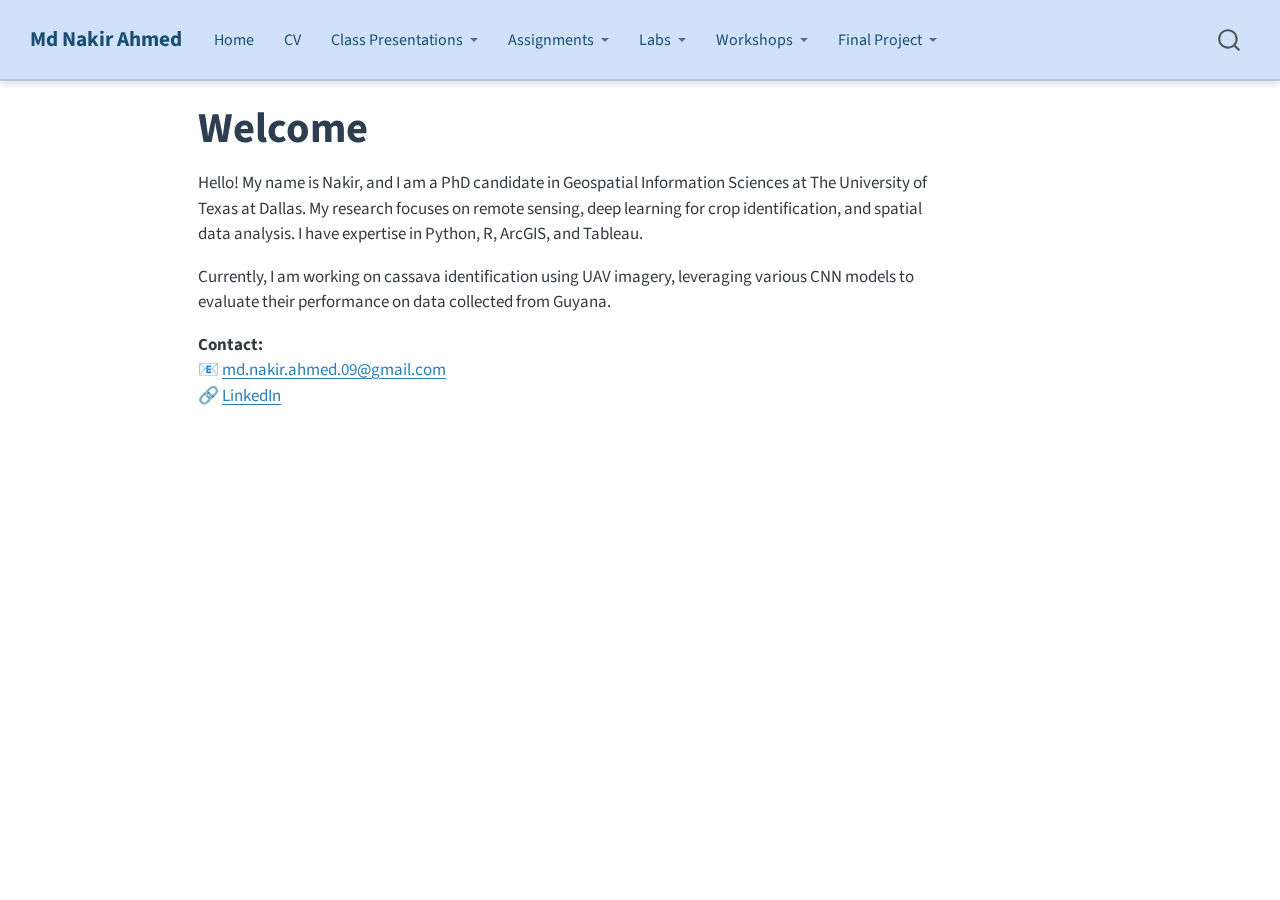
<file: index.html>
<!DOCTYPE html>
<html xmlns="http://www.w3.org/1999/xhtml" lang="en" xml:lang="en"><head>

<meta charset="utf-8">
<meta name="generator" content="quarto-1.6.40">

<meta name="viewport" content="width=device-width, initial-scale=1.0, user-scalable=yes">


<title>Welcome – Md Nakir Ahmed</title>
<style>
code{white-space: pre-wrap;}
span.smallcaps{font-variant: small-caps;}
div.columns{display: flex; gap: min(4vw, 1.5em);}
div.column{flex: auto; overflow-x: auto;}
div.hanging-indent{margin-left: 1.5em; text-indent: -1.5em;}
ul.task-list{list-style: none;}
ul.task-list li input[type="checkbox"] {
  width: 0.8em;
  margin: 0 0.8em 0.2em -1em; /* quarto-specific, see https://github.com/quarto-dev/quarto-cli/issues/4556 */ 
  vertical-align: middle;
}
</style>


<script src="site_libs/quarto-nav/quarto-nav.js"></script>
<script src="site_libs/quarto-nav/headroom.min.js"></script>
<script src="site_libs/clipboard/clipboard.min.js"></script>
<script src="site_libs/quarto-search/autocomplete.umd.js"></script>
<script src="site_libs/quarto-search/fuse.min.js"></script>
<script src="site_libs/quarto-search/quarto-search.js"></script>
<meta name="quarto:offset" content="./">
<script src="site_libs/quarto-html/quarto.js"></script>
<script src="site_libs/quarto-html/popper.min.js"></script>
<script src="site_libs/quarto-html/tippy.umd.min.js"></script>
<script src="site_libs/quarto-html/anchor.min.js"></script>
<link href="site_libs/quarto-html/tippy.css" rel="stylesheet">
<link href="site_libs/quarto-html/quarto-syntax-highlighting-549806ee2085284f45b00abea8c6df48.css" rel="stylesheet" id="quarto-text-highlighting-styles">
<script src="site_libs/bootstrap/bootstrap.min.js"></script>
<link href="site_libs/bootstrap/bootstrap-icons.css" rel="stylesheet">
<link href="site_libs/bootstrap/bootstrap-ddd961a2510921635943dfbbd19534c4.min.css" rel="stylesheet" append-hash="true" id="quarto-bootstrap" data-mode="light">
<script id="quarto-search-options" type="application/json">{
  "location": "navbar",
  "copy-button": false,
  "collapse-after": 3,
  "panel-placement": "end",
  "type": "overlay",
  "limit": 50,
  "keyboard-shortcut": [
    "f",
    "/",
    "s"
  ],
  "show-item-context": false,
  "language": {
    "search-no-results-text": "No results",
    "search-matching-documents-text": "matching documents",
    "search-copy-link-title": "Copy link to search",
    "search-hide-matches-text": "Hide additional matches",
    "search-more-match-text": "more match in this document",
    "search-more-matches-text": "more matches in this document",
    "search-clear-button-title": "Clear",
    "search-text-placeholder": "",
    "search-detached-cancel-button-title": "Cancel",
    "search-submit-button-title": "Submit",
    "search-label": "Search"
  }
}</script>


<link rel="stylesheet" href="styles.css">
</head>

<body class="nav-fixed">

<div id="quarto-search-results"></div>
  <header id="quarto-header" class="headroom fixed-top">
    <nav class="navbar navbar-expand-lg " data-bs-theme="dark">
      <div class="navbar-container container-fluid">
      <div class="navbar-brand-container mx-auto">
    <a class="navbar-brand" href="./index.html">
    <span class="navbar-title">Md Nakir Ahmed</span>
    </a>
  </div>
            <div id="quarto-search" class="" title="Search"></div>
          <button class="navbar-toggler" type="button" data-bs-toggle="collapse" data-bs-target="#navbarCollapse" aria-controls="navbarCollapse" role="menu" aria-expanded="false" aria-label="Toggle navigation" onclick="if (window.quartoToggleHeadroom) { window.quartoToggleHeadroom(); }">
  <span class="navbar-toggler-icon"></span>
</button>
          <div class="collapse navbar-collapse" id="navbarCollapse">
            <ul class="navbar-nav navbar-nav-scroll me-auto">
  <li class="nav-item">
    <a class="nav-link active" href="./index.html" aria-current="page"> 
<span class="menu-text">Home</span></a>
  </li>  
  <li class="nav-item">
    <a class="nav-link" href="./cv.pdf"> 
<span class="menu-text">CV</span></a>
  </li>  
  <li class="nav-item dropdown ">
    <a class="nav-link dropdown-toggle" href="#" id="nav-menu-class-presentations" role="link" data-bs-toggle="dropdown" aria-expanded="false">
 <span class="menu-text">Class Presentations</span>
    </a>
    <ul class="dropdown-menu" aria-labelledby="nav-menu-class-presentations">    
        <li>
    <a class="dropdown-item" href="./class_presentations.html">
 <span class="dropdown-text">Overview</span></a>
  </li>  
        <li>
    <a class="dropdown-item" href="./KM_Prepare for class 1_Nakir.pdf">
 <span class="dropdown-text">Class Presentation 01</span></a>
  </li>  
        <li>
    <a class="dropdown-item" href="./KM_Prepare for class 2_Nakir.pdf">
 <span class="dropdown-text">Class Presentation 02</span></a>
  </li>  
        <li>
    <a class="dropdown-item" href="./KM_Prepare for class 3_Nakir.pdf">
 <span class="dropdown-text">Class Presentation 03</span></a>
  </li>  
        <li>
    <a class="dropdown-item" href="./KM_Prepare for class 4_Nakir.pdf">
 <span class="dropdown-text">Class Presentation 04</span></a>
  </li>  
        <li>
    <a class="dropdown-item" href="./KM_Prepare for class 5_Nakir.pdf">
 <span class="dropdown-text">Class Presentation 05</span></a>
  </li>  
        <li>
    <a class="dropdown-item" href="./KM_Prepare for class 6_Nakir.pdf">
 <span class="dropdown-text">Class Presentation 06</span></a>
  </li>  
    </ul>
  </li>
  <li class="nav-item dropdown ">
    <a class="nav-link dropdown-toggle" href="#" id="nav-menu-assignments" role="link" data-bs-toggle="dropdown" aria-expanded="false">
 <span class="menu-text">Assignments</span>
    </a>
    <ul class="dropdown-menu" aria-labelledby="nav-menu-assignments">    
        <li>
    <a class="dropdown-item" href="./assignments.html">
 <span class="dropdown-text">Overview</span></a>
  </li>  
        <li>
    <a class="dropdown-item" href="./Assignment01_Nakir.pdf">
 <span class="dropdown-text">Assignment 01</span></a>
  </li>  
        <li>
    <a class="dropdown-item" href="./assignment02.html">
 <span class="dropdown-text">Assignment 02</span></a>
  </li>  
    </ul>
  </li>
  <li class="nav-item dropdown ">
    <a class="nav-link dropdown-toggle" href="#" id="nav-menu-labs" role="link" data-bs-toggle="dropdown" aria-expanded="false">
 <span class="menu-text">Labs</span>
    </a>
    <ul class="dropdown-menu" aria-labelledby="nav-menu-labs">    
        <li>
    <a class="dropdown-item" href="./labs.html">
 <span class="dropdown-text">Overview</span></a>
  </li>  
        <li>
    <a class="dropdown-item" href="./Lab01.html">
 <span class="dropdown-text">Lab 01</span></a>
  </li>  
        <li>
    <a class="dropdown-item" href="./Lab02.html">
 <span class="dropdown-text">Lab 02</span></a>
  </li>  
    </ul>
  </li>
  <li class="nav-item dropdown ">
    <a class="nav-link dropdown-toggle" href="#" id="nav-menu-workshops" role="link" data-bs-toggle="dropdown" aria-expanded="false">
 <span class="menu-text">Workshops</span>
    </a>
    <ul class="dropdown-menu" aria-labelledby="nav-menu-workshops">    
        <li>
    <a class="dropdown-item" href="./workshops.html">
 <span class="dropdown-text">Overview</span></a>
  </li>  
    </ul>
  </li>
  <li class="nav-item dropdown ">
    <a class="nav-link dropdown-toggle" href="#" id="nav-menu-final-project" role="link" data-bs-toggle="dropdown" aria-expanded="false">
 <span class="menu-text">Final Project</span>
    </a>
    <ul class="dropdown-menu" aria-labelledby="nav-menu-final-project">    
        <li>
    <a class="dropdown-item" href="./final_project.html">
 <span class="dropdown-text">Overview</span></a>
  </li>  
        <li>
    <a class="dropdown-item" href="./Nakir_Proposal.pdf">
 <span class="dropdown-text">Project Proposal</span></a>
  </li>  
    </ul>
  </li>
</ul>
          </div> <!-- /navcollapse -->
            <div class="quarto-navbar-tools">
</div>
      </div> <!-- /container-fluid -->
    </nav>
</header>
<!-- content -->
<div id="quarto-content" class="quarto-container page-columns page-rows-contents page-layout-article page-navbar">
<!-- sidebar -->
<!-- margin-sidebar -->
    <div id="quarto-margin-sidebar" class="sidebar margin-sidebar zindex-bottom">
        
    </div>
<!-- main -->
<main class="content" id="quarto-document-content">

<header id="title-block-header" class="quarto-title-block default">
<div class="quarto-title">
<h1 class="title">Welcome</h1>
</div>



<div class="quarto-title-meta">

    
  
    
  </div>
  


</header>


<p>Hello! My name is Nakir, and I am a PhD candidate in Geospatial Information Sciences at The University of Texas at Dallas. My research focuses on remote sensing, deep learning for crop identification, and spatial data analysis. I have expertise in Python, R, ArcGIS, and Tableau.</p>
<p>Currently, I am working on cassava identification using UAV imagery, leveraging various CNN models to evaluate their performance on data collected from Guyana.</p>
<p><strong>Contact:</strong><br>
📧 <a href="mailto:md.nakir.ahmed.09@gmail.com">md.nakir.ahmed.09@gmail.com</a><br>
🔗 <a href="https://www.linkedin.com/in/md-nakir-ahmed/">LinkedIn</a></p>



</main> <!-- /main -->
<script id="quarto-html-after-body" type="application/javascript">
window.document.addEventListener("DOMContentLoaded", function (event) {
  const toggleBodyColorMode = (bsSheetEl) => {
    const mode = bsSheetEl.getAttribute("data-mode");
    const bodyEl = window.document.querySelector("body");
    if (mode === "dark") {
      bodyEl.classList.add("quarto-dark");
      bodyEl.classList.remove("quarto-light");
    } else {
      bodyEl.classList.add("quarto-light");
      bodyEl.classList.remove("quarto-dark");
    }
  }
  const toggleBodyColorPrimary = () => {
    const bsSheetEl = window.document.querySelector("link#quarto-bootstrap");
    if (bsSheetEl) {
      toggleBodyColorMode(bsSheetEl);
    }
  }
  toggleBodyColorPrimary();  
  const icon = "";
  const anchorJS = new window.AnchorJS();
  anchorJS.options = {
    placement: 'right',
    icon: icon
  };
  anchorJS.add('.anchored');
  const isCodeAnnotation = (el) => {
    for (const clz of el.classList) {
      if (clz.startsWith('code-annotation-')) {                     
        return true;
      }
    }
    return false;
  }
  const onCopySuccess = function(e) {
    // button target
    const button = e.trigger;
    // don't keep focus
    button.blur();
    // flash "checked"
    button.classList.add('code-copy-button-checked');
    var currentTitle = button.getAttribute("title");
    button.setAttribute("title", "Copied!");
    let tooltip;
    if (window.bootstrap) {
      button.setAttribute("data-bs-toggle", "tooltip");
      button.setAttribute("data-bs-placement", "left");
      button.setAttribute("data-bs-title", "Copied!");
      tooltip = new bootstrap.Tooltip(button, 
        { trigger: "manual", 
          customClass: "code-copy-button-tooltip",
          offset: [0, -8]});
      tooltip.show();    
    }
    setTimeout(function() {
      if (tooltip) {
        tooltip.hide();
        button.removeAttribute("data-bs-title");
        button.removeAttribute("data-bs-toggle");
        button.removeAttribute("data-bs-placement");
      }
      button.setAttribute("title", currentTitle);
      button.classList.remove('code-copy-button-checked');
    }, 1000);
    // clear code selection
    e.clearSelection();
  }
  const getTextToCopy = function(trigger) {
      const codeEl = trigger.previousElementSibling.cloneNode(true);
      for (const childEl of codeEl.children) {
        if (isCodeAnnotation(childEl)) {
          childEl.remove();
        }
      }
      return codeEl.innerText;
  }
  const clipboard = new window.ClipboardJS('.code-copy-button:not([data-in-quarto-modal])', {
    text: getTextToCopy
  });
  clipboard.on('success', onCopySuccess);
  if (window.document.getElementById('quarto-embedded-source-code-modal')) {
    const clipboardModal = new window.ClipboardJS('.code-copy-button[data-in-quarto-modal]', {
      text: getTextToCopy,
      container: window.document.getElementById('quarto-embedded-source-code-modal')
    });
    clipboardModal.on('success', onCopySuccess);
  }
    var localhostRegex = new RegExp(/^(?:http|https):\/\/localhost\:?[0-9]*\//);
    var mailtoRegex = new RegExp(/^mailto:/);
      var filterRegex = new RegExp('/' + window.location.host + '/');
    var isInternal = (href) => {
        return filterRegex.test(href) || localhostRegex.test(href) || mailtoRegex.test(href);
    }
    // Inspect non-navigation links and adorn them if external
 	var links = window.document.querySelectorAll('a[href]:not(.nav-link):not(.navbar-brand):not(.toc-action):not(.sidebar-link):not(.sidebar-item-toggle):not(.pagination-link):not(.no-external):not([aria-hidden]):not(.dropdown-item):not(.quarto-navigation-tool):not(.about-link)');
    for (var i=0; i<links.length; i++) {
      const link = links[i];
      if (!isInternal(link.href)) {
        // undo the damage that might have been done by quarto-nav.js in the case of
        // links that we want to consider external
        if (link.dataset.originalHref !== undefined) {
          link.href = link.dataset.originalHref;
        }
      }
    }
  function tippyHover(el, contentFn, onTriggerFn, onUntriggerFn) {
    const config = {
      allowHTML: true,
      maxWidth: 500,
      delay: 100,
      arrow: false,
      appendTo: function(el) {
          return el.parentElement;
      },
      interactive: true,
      interactiveBorder: 10,
      theme: 'quarto',
      placement: 'bottom-start',
    };
    if (contentFn) {
      config.content = contentFn;
    }
    if (onTriggerFn) {
      config.onTrigger = onTriggerFn;
    }
    if (onUntriggerFn) {
      config.onUntrigger = onUntriggerFn;
    }
    window.tippy(el, config); 
  }
  const noterefs = window.document.querySelectorAll('a[role="doc-noteref"]');
  for (var i=0; i<noterefs.length; i++) {
    const ref = noterefs[i];
    tippyHover(ref, function() {
      // use id or data attribute instead here
      let href = ref.getAttribute('data-footnote-href') || ref.getAttribute('href');
      try { href = new URL(href).hash; } catch {}
      const id = href.replace(/^#\/?/, "");
      const note = window.document.getElementById(id);
      if (note) {
        return note.innerHTML;
      } else {
        return "";
      }
    });
  }
  const xrefs = window.document.querySelectorAll('a.quarto-xref');
  const processXRef = (id, note) => {
    // Strip column container classes
    const stripColumnClz = (el) => {
      el.classList.remove("page-full", "page-columns");
      if (el.children) {
        for (const child of el.children) {
          stripColumnClz(child);
        }
      }
    }
    stripColumnClz(note)
    if (id === null || id.startsWith('sec-')) {
      // Special case sections, only their first couple elements
      const container = document.createElement("div");
      if (note.children && note.children.length > 2) {
        container.appendChild(note.children[0].cloneNode(true));
        for (let i = 1; i < note.children.length; i++) {
          const child = note.children[i];
          if (child.tagName === "P" && child.innerText === "") {
            continue;
          } else {
            container.appendChild(child.cloneNode(true));
            break;
          }
        }
        if (window.Quarto?.typesetMath) {
          window.Quarto.typesetMath(container);
        }
        return container.innerHTML
      } else {
        if (window.Quarto?.typesetMath) {
          window.Quarto.typesetMath(note);
        }
        return note.innerHTML;
      }
    } else {
      // Remove any anchor links if they are present
      const anchorLink = note.querySelector('a.anchorjs-link');
      if (anchorLink) {
        anchorLink.remove();
      }
      if (window.Quarto?.typesetMath) {
        window.Quarto.typesetMath(note);
      }
      if (note.classList.contains("callout")) {
        return note.outerHTML;
      } else {
        return note.innerHTML;
      }
    }
  }
  for (var i=0; i<xrefs.length; i++) {
    const xref = xrefs[i];
    tippyHover(xref, undefined, function(instance) {
      instance.disable();
      let url = xref.getAttribute('href');
      let hash = undefined; 
      if (url.startsWith('#')) {
        hash = url;
      } else {
        try { hash = new URL(url).hash; } catch {}
      }
      if (hash) {
        const id = hash.replace(/^#\/?/, "");
        const note = window.document.getElementById(id);
        if (note !== null) {
          try {
            const html = processXRef(id, note.cloneNode(true));
            instance.setContent(html);
          } finally {
            instance.enable();
            instance.show();
          }
        } else {
          // See if we can fetch this
          fetch(url.split('#')[0])
          .then(res => res.text())
          .then(html => {
            const parser = new DOMParser();
            const htmlDoc = parser.parseFromString(html, "text/html");
            const note = htmlDoc.getElementById(id);
            if (note !== null) {
              const html = processXRef(id, note);
              instance.setContent(html);
            } 
          }).finally(() => {
            instance.enable();
            instance.show();
          });
        }
      } else {
        // See if we can fetch a full url (with no hash to target)
        // This is a special case and we should probably do some content thinning / targeting
        fetch(url)
        .then(res => res.text())
        .then(html => {
          const parser = new DOMParser();
          const htmlDoc = parser.parseFromString(html, "text/html");
          const note = htmlDoc.querySelector('main.content');
          if (note !== null) {
            // This should only happen for chapter cross references
            // (since there is no id in the URL)
            // remove the first header
            if (note.children.length > 0 && note.children[0].tagName === "HEADER") {
              note.children[0].remove();
            }
            const html = processXRef(null, note);
            instance.setContent(html);
          } 
        }).finally(() => {
          instance.enable();
          instance.show();
        });
      }
    }, function(instance) {
    });
  }
      let selectedAnnoteEl;
      const selectorForAnnotation = ( cell, annotation) => {
        let cellAttr = 'data-code-cell="' + cell + '"';
        let lineAttr = 'data-code-annotation="' +  annotation + '"';
        const selector = 'span[' + cellAttr + '][' + lineAttr + ']';
        return selector;
      }
      const selectCodeLines = (annoteEl) => {
        const doc = window.document;
        const targetCell = annoteEl.getAttribute("data-target-cell");
        const targetAnnotation = annoteEl.getAttribute("data-target-annotation");
        const annoteSpan = window.document.querySelector(selectorForAnnotation(targetCell, targetAnnotation));
        const lines = annoteSpan.getAttribute("data-code-lines").split(",");
        const lineIds = lines.map((line) => {
          return targetCell + "-" + line;
        })
        let top = null;
        let height = null;
        let parent = null;
        if (lineIds.length > 0) {
            //compute the position of the single el (top and bottom and make a div)
            const el = window.document.getElementById(lineIds[0]);
            top = el.offsetTop;
            height = el.offsetHeight;
            parent = el.parentElement.parentElement;
          if (lineIds.length > 1) {
            const lastEl = window.document.getElementById(lineIds[lineIds.length - 1]);
            const bottom = lastEl.offsetTop + lastEl.offsetHeight;
            height = bottom - top;
          }
          if (top !== null && height !== null && parent !== null) {
            // cook up a div (if necessary) and position it 
            let div = window.document.getElementById("code-annotation-line-highlight");
            if (div === null) {
              div = window.document.createElement("div");
              div.setAttribute("id", "code-annotation-line-highlight");
              div.style.position = 'absolute';
              parent.appendChild(div);
            }
            div.style.top = top - 2 + "px";
            div.style.height = height + 4 + "px";
            div.style.left = 0;
            let gutterDiv = window.document.getElementById("code-annotation-line-highlight-gutter");
            if (gutterDiv === null) {
              gutterDiv = window.document.createElement("div");
              gutterDiv.setAttribute("id", "code-annotation-line-highlight-gutter");
              gutterDiv.style.position = 'absolute';
              const codeCell = window.document.getElementById(targetCell);
              const gutter = codeCell.querySelector('.code-annotation-gutter');
              gutter.appendChild(gutterDiv);
            }
            gutterDiv.style.top = top - 2 + "px";
            gutterDiv.style.height = height + 4 + "px";
          }
          selectedAnnoteEl = annoteEl;
        }
      };
      const unselectCodeLines = () => {
        const elementsIds = ["code-annotation-line-highlight", "code-annotation-line-highlight-gutter"];
        elementsIds.forEach((elId) => {
          const div = window.document.getElementById(elId);
          if (div) {
            div.remove();
          }
        });
        selectedAnnoteEl = undefined;
      };
        // Handle positioning of the toggle
    window.addEventListener(
      "resize",
      throttle(() => {
        elRect = undefined;
        if (selectedAnnoteEl) {
          selectCodeLines(selectedAnnoteEl);
        }
      }, 10)
    );
    function throttle(fn, ms) {
    let throttle = false;
    let timer;
      return (...args) => {
        if(!throttle) { // first call gets through
            fn.apply(this, args);
            throttle = true;
        } else { // all the others get throttled
            if(timer) clearTimeout(timer); // cancel #2
            timer = setTimeout(() => {
              fn.apply(this, args);
              timer = throttle = false;
            }, ms);
        }
      };
    }
      // Attach click handler to the DT
      const annoteDls = window.document.querySelectorAll('dt[data-target-cell]');
      for (const annoteDlNode of annoteDls) {
        annoteDlNode.addEventListener('click', (event) => {
          const clickedEl = event.target;
          if (clickedEl !== selectedAnnoteEl) {
            unselectCodeLines();
            const activeEl = window.document.querySelector('dt[data-target-cell].code-annotation-active');
            if (activeEl) {
              activeEl.classList.remove('code-annotation-active');
            }
            selectCodeLines(clickedEl);
            clickedEl.classList.add('code-annotation-active');
          } else {
            // Unselect the line
            unselectCodeLines();
            clickedEl.classList.remove('code-annotation-active');
          }
        });
      }
  const findCites = (el) => {
    const parentEl = el.parentElement;
    if (parentEl) {
      const cites = parentEl.dataset.cites;
      if (cites) {
        return {
          el,
          cites: cites.split(' ')
        };
      } else {
        return findCites(el.parentElement)
      }
    } else {
      return undefined;
    }
  };
  var bibliorefs = window.document.querySelectorAll('a[role="doc-biblioref"]');
  for (var i=0; i<bibliorefs.length; i++) {
    const ref = bibliorefs[i];
    const citeInfo = findCites(ref);
    if (citeInfo) {
      tippyHover(citeInfo.el, function() {
        var popup = window.document.createElement('div');
        citeInfo.cites.forEach(function(cite) {
          var citeDiv = window.document.createElement('div');
          citeDiv.classList.add('hanging-indent');
          citeDiv.classList.add('csl-entry');
          var biblioDiv = window.document.getElementById('ref-' + cite);
          if (biblioDiv) {
            citeDiv.innerHTML = biblioDiv.innerHTML;
          }
          popup.appendChild(citeDiv);
        });
        return popup.innerHTML;
      });
    }
  }
});
</script>
</div> <!-- /content -->




</body></html>
</file>
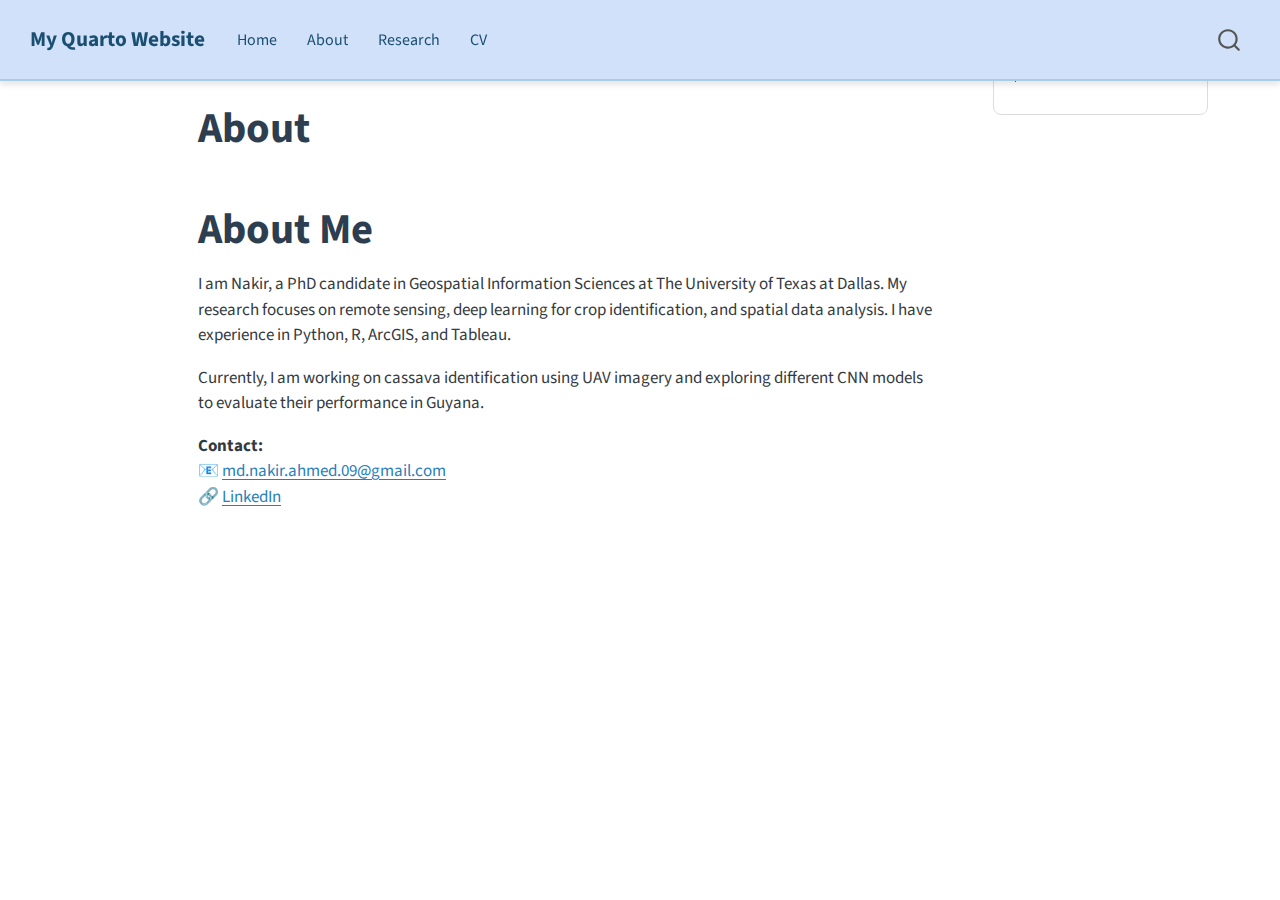
<file: about.html>
<!DOCTYPE html>
<html xmlns="http://www.w3.org/1999/xhtml" lang="en" xml:lang="en"><head>

<meta charset="utf-8">
<meta name="generator" content="quarto-1.6.40">

<meta name="viewport" content="width=device-width, initial-scale=1.0, user-scalable=yes">


<title>About – My Quarto Website</title>
<style>
code{white-space: pre-wrap;}
span.smallcaps{font-variant: small-caps;}
div.columns{display: flex; gap: min(4vw, 1.5em);}
div.column{flex: auto; overflow-x: auto;}
div.hanging-indent{margin-left: 1.5em; text-indent: -1.5em;}
ul.task-list{list-style: none;}
ul.task-list li input[type="checkbox"] {
  width: 0.8em;
  margin: 0 0.8em 0.2em -1em; /* quarto-specific, see https://github.com/quarto-dev/quarto-cli/issues/4556 */ 
  vertical-align: middle;
}
</style>


<script src="site_libs/quarto-nav/quarto-nav.js"></script>
<script src="site_libs/quarto-nav/headroom.min.js"></script>
<script src="site_libs/clipboard/clipboard.min.js"></script>
<script src="site_libs/quarto-search/autocomplete.umd.js"></script>
<script src="site_libs/quarto-search/fuse.min.js"></script>
<script src="site_libs/quarto-search/quarto-search.js"></script>
<meta name="quarto:offset" content="./">
<script src="site_libs/quarto-html/quarto.js"></script>
<script src="site_libs/quarto-html/popper.min.js"></script>
<script src="site_libs/quarto-html/tippy.umd.min.js"></script>
<script src="site_libs/quarto-html/anchor.min.js"></script>
<link href="site_libs/quarto-html/tippy.css" rel="stylesheet">
<link href="site_libs/quarto-html/quarto-syntax-highlighting-549806ee2085284f45b00abea8c6df48.css" rel="stylesheet" id="quarto-text-highlighting-styles">
<script src="site_libs/bootstrap/bootstrap.min.js"></script>
<link href="site_libs/bootstrap/bootstrap-icons.css" rel="stylesheet">
<link href="site_libs/bootstrap/bootstrap-ddd961a2510921635943dfbbd19534c4.min.css" rel="stylesheet" append-hash="true" id="quarto-bootstrap" data-mode="light">
<script id="quarto-search-options" type="application/json">{
  "location": "navbar",
  "copy-button": false,
  "collapse-after": 3,
  "panel-placement": "end",
  "type": "overlay",
  "limit": 50,
  "keyboard-shortcut": [
    "f",
    "/",
    "s"
  ],
  "show-item-context": false,
  "language": {
    "search-no-results-text": "No results",
    "search-matching-documents-text": "matching documents",
    "search-copy-link-title": "Copy link to search",
    "search-hide-matches-text": "Hide additional matches",
    "search-more-match-text": "more match in this document",
    "search-more-matches-text": "more matches in this document",
    "search-clear-button-title": "Clear",
    "search-text-placeholder": "",
    "search-detached-cancel-button-title": "Cancel",
    "search-submit-button-title": "Submit",
    "search-label": "Search"
  }
}</script>


<link rel="stylesheet" href="styles.css">
</head>

<body class="nav-fixed">

<div id="quarto-search-results"></div>
  <header id="quarto-header" class="headroom fixed-top">
    <nav class="navbar navbar-expand-lg " data-bs-theme="dark">
      <div class="navbar-container container-fluid">
      <div class="navbar-brand-container mx-auto">
    <a class="navbar-brand" href="./index.html">
    <span class="navbar-title">My Quarto Website</span>
    </a>
  </div>
            <div id="quarto-search" class="" title="Search"></div>
          <button class="navbar-toggler" type="button" data-bs-toggle="collapse" data-bs-target="#navbarCollapse" aria-controls="navbarCollapse" role="menu" aria-expanded="false" aria-label="Toggle navigation" onclick="if (window.quartoToggleHeadroom) { window.quartoToggleHeadroom(); }">
  <span class="navbar-toggler-icon"></span>
</button>
          <div class="collapse navbar-collapse" id="navbarCollapse">
            <ul class="navbar-nav navbar-nav-scroll me-auto">
  <li class="nav-item">
    <a class="nav-link" href="./index.html"> 
<span class="menu-text">Home</span></a>
  </li>  
  <li class="nav-item">
    <a class="nav-link active" href="./about.html" aria-current="page"> 
<span class="menu-text">About</span></a>
  </li>  
  <li class="nav-item">
    <a class="nav-link" href="./teaching.html"> 
<span class="menu-text">Research</span></a>
  </li>  
  <li class="nav-item">
    <a class="nav-link" href="./cv.pdf"> 
<span class="menu-text">CV</span></a>
  </li>  
</ul>
          </div> <!-- /navcollapse -->
            <div class="quarto-navbar-tools">
</div>
      </div> <!-- /container-fluid -->
    </nav>
</header>
<!-- content -->
<div id="quarto-content" class="quarto-container page-columns page-rows-contents page-layout-article page-navbar">
<!-- sidebar -->
<!-- margin-sidebar -->
    <div id="quarto-margin-sidebar" class="sidebar margin-sidebar">
        <nav id="TOC" role="doc-toc" class="toc-active">
    <h2 id="toc-title">On this page</h2>
   
  <ul>
  <li><a href="#about-me" id="toc-about-me" class="nav-link active" data-scroll-target="#about-me">About Me</a></li>
  </ul>
</nav>
    </div>
<!-- main -->
<main class="content" id="quarto-document-content">

<header id="title-block-header" class="quarto-title-block default">
<div class="quarto-title">
<h1 class="title">About</h1>
</div>



<div class="quarto-title-meta">

    
  
    
  </div>
  


</header>


<section id="about-me" class="level1">
<h1>About Me</h1>
<p>I am Nakir, a PhD candidate in Geospatial Information Sciences at The University of Texas at Dallas. My research focuses on remote sensing, deep learning for crop identification, and spatial data analysis. I have experience in Python, R, ArcGIS, and Tableau.</p>
<p>Currently, I am working on cassava identification using UAV imagery and exploring different CNN models to evaluate their performance in Guyana.</p>
<p><strong>Contact:</strong><br>
📧 <a href="mailto:md.nakir.ahmed.09@gmail.com">md.nakir.ahmed.09@gmail.com</a><br>
🔗 <a href="https://www.linkedin.com/in/md-nakir-ahmed/">LinkedIn</a></p>


</section>

</main> <!-- /main -->
<script id="quarto-html-after-body" type="application/javascript">
window.document.addEventListener("DOMContentLoaded", function (event) {
  const toggleBodyColorMode = (bsSheetEl) => {
    const mode = bsSheetEl.getAttribute("data-mode");
    const bodyEl = window.document.querySelector("body");
    if (mode === "dark") {
      bodyEl.classList.add("quarto-dark");
      bodyEl.classList.remove("quarto-light");
    } else {
      bodyEl.classList.add("quarto-light");
      bodyEl.classList.remove("quarto-dark");
    }
  }
  const toggleBodyColorPrimary = () => {
    const bsSheetEl = window.document.querySelector("link#quarto-bootstrap");
    if (bsSheetEl) {
      toggleBodyColorMode(bsSheetEl);
    }
  }
  toggleBodyColorPrimary();  
  const icon = "";
  const anchorJS = new window.AnchorJS();
  anchorJS.options = {
    placement: 'right',
    icon: icon
  };
  anchorJS.add('.anchored');
  const isCodeAnnotation = (el) => {
    for (const clz of el.classList) {
      if (clz.startsWith('code-annotation-')) {                     
        return true;
      }
    }
    return false;
  }
  const onCopySuccess = function(e) {
    // button target
    const button = e.trigger;
    // don't keep focus
    button.blur();
    // flash "checked"
    button.classList.add('code-copy-button-checked');
    var currentTitle = button.getAttribute("title");
    button.setAttribute("title", "Copied!");
    let tooltip;
    if (window.bootstrap) {
      button.setAttribute("data-bs-toggle", "tooltip");
      button.setAttribute("data-bs-placement", "left");
      button.setAttribute("data-bs-title", "Copied!");
      tooltip = new bootstrap.Tooltip(button, 
        { trigger: "manual", 
          customClass: "code-copy-button-tooltip",
          offset: [0, -8]});
      tooltip.show();    
    }
    setTimeout(function() {
      if (tooltip) {
        tooltip.hide();
        button.removeAttribute("data-bs-title");
        button.removeAttribute("data-bs-toggle");
        button.removeAttribute("data-bs-placement");
      }
      button.setAttribute("title", currentTitle);
      button.classList.remove('code-copy-button-checked');
    }, 1000);
    // clear code selection
    e.clearSelection();
  }
  const getTextToCopy = function(trigger) {
      const codeEl = trigger.previousElementSibling.cloneNode(true);
      for (const childEl of codeEl.children) {
        if (isCodeAnnotation(childEl)) {
          childEl.remove();
        }
      }
      return codeEl.innerText;
  }
  const clipboard = new window.ClipboardJS('.code-copy-button:not([data-in-quarto-modal])', {
    text: getTextToCopy
  });
  clipboard.on('success', onCopySuccess);
  if (window.document.getElementById('quarto-embedded-source-code-modal')) {
    const clipboardModal = new window.ClipboardJS('.code-copy-button[data-in-quarto-modal]', {
      text: getTextToCopy,
      container: window.document.getElementById('quarto-embedded-source-code-modal')
    });
    clipboardModal.on('success', onCopySuccess);
  }
    var localhostRegex = new RegExp(/^(?:http|https):\/\/localhost\:?[0-9]*\//);
    var mailtoRegex = new RegExp(/^mailto:/);
      var filterRegex = new RegExp('/' + window.location.host + '/');
    var isInternal = (href) => {
        return filterRegex.test(href) || localhostRegex.test(href) || mailtoRegex.test(href);
    }
    // Inspect non-navigation links and adorn them if external
 	var links = window.document.querySelectorAll('a[href]:not(.nav-link):not(.navbar-brand):not(.toc-action):not(.sidebar-link):not(.sidebar-item-toggle):not(.pagination-link):not(.no-external):not([aria-hidden]):not(.dropdown-item):not(.quarto-navigation-tool):not(.about-link)');
    for (var i=0; i<links.length; i++) {
      const link = links[i];
      if (!isInternal(link.href)) {
        // undo the damage that might have been done by quarto-nav.js in the case of
        // links that we want to consider external
        if (link.dataset.originalHref !== undefined) {
          link.href = link.dataset.originalHref;
        }
      }
    }
  function tippyHover(el, contentFn, onTriggerFn, onUntriggerFn) {
    const config = {
      allowHTML: true,
      maxWidth: 500,
      delay: 100,
      arrow: false,
      appendTo: function(el) {
          return el.parentElement;
      },
      interactive: true,
      interactiveBorder: 10,
      theme: 'quarto',
      placement: 'bottom-start',
    };
    if (contentFn) {
      config.content = contentFn;
    }
    if (onTriggerFn) {
      config.onTrigger = onTriggerFn;
    }
    if (onUntriggerFn) {
      config.onUntrigger = onUntriggerFn;
    }
    window.tippy(el, config); 
  }
  const noterefs = window.document.querySelectorAll('a[role="doc-noteref"]');
  for (var i=0; i<noterefs.length; i++) {
    const ref = noterefs[i];
    tippyHover(ref, function() {
      // use id or data attribute instead here
      let href = ref.getAttribute('data-footnote-href') || ref.getAttribute('href');
      try { href = new URL(href).hash; } catch {}
      const id = href.replace(/^#\/?/, "");
      const note = window.document.getElementById(id);
      if (note) {
        return note.innerHTML;
      } else {
        return "";
      }
    });
  }
  const xrefs = window.document.querySelectorAll('a.quarto-xref');
  const processXRef = (id, note) => {
    // Strip column container classes
    const stripColumnClz = (el) => {
      el.classList.remove("page-full", "page-columns");
      if (el.children) {
        for (const child of el.children) {
          stripColumnClz(child);
        }
      }
    }
    stripColumnClz(note)
    if (id === null || id.startsWith('sec-')) {
      // Special case sections, only their first couple elements
      const container = document.createElement("div");
      if (note.children && note.children.length > 2) {
        container.appendChild(note.children[0].cloneNode(true));
        for (let i = 1; i < note.children.length; i++) {
          const child = note.children[i];
          if (child.tagName === "P" && child.innerText === "") {
            continue;
          } else {
            container.appendChild(child.cloneNode(true));
            break;
          }
        }
        if (window.Quarto?.typesetMath) {
          window.Quarto.typesetMath(container);
        }
        return container.innerHTML
      } else {
        if (window.Quarto?.typesetMath) {
          window.Quarto.typesetMath(note);
        }
        return note.innerHTML;
      }
    } else {
      // Remove any anchor links if they are present
      const anchorLink = note.querySelector('a.anchorjs-link');
      if (anchorLink) {
        anchorLink.remove();
      }
      if (window.Quarto?.typesetMath) {
        window.Quarto.typesetMath(note);
      }
      if (note.classList.contains("callout")) {
        return note.outerHTML;
      } else {
        return note.innerHTML;
      }
    }
  }
  for (var i=0; i<xrefs.length; i++) {
    const xref = xrefs[i];
    tippyHover(xref, undefined, function(instance) {
      instance.disable();
      let url = xref.getAttribute('href');
      let hash = undefined; 
      if (url.startsWith('#')) {
        hash = url;
      } else {
        try { hash = new URL(url).hash; } catch {}
      }
      if (hash) {
        const id = hash.replace(/^#\/?/, "");
        const note = window.document.getElementById(id);
        if (note !== null) {
          try {
            const html = processXRef(id, note.cloneNode(true));
            instance.setContent(html);
          } finally {
            instance.enable();
            instance.show();
          }
        } else {
          // See if we can fetch this
          fetch(url.split('#')[0])
          .then(res => res.text())
          .then(html => {
            const parser = new DOMParser();
            const htmlDoc = parser.parseFromString(html, "text/html");
            const note = htmlDoc.getElementById(id);
            if (note !== null) {
              const html = processXRef(id, note);
              instance.setContent(html);
            } 
          }).finally(() => {
            instance.enable();
            instance.show();
          });
        }
      } else {
        // See if we can fetch a full url (with no hash to target)
        // This is a special case and we should probably do some content thinning / targeting
        fetch(url)
        .then(res => res.text())
        .then(html => {
          const parser = new DOMParser();
          const htmlDoc = parser.parseFromString(html, "text/html");
          const note = htmlDoc.querySelector('main.content');
          if (note !== null) {
            // This should only happen for chapter cross references
            // (since there is no id in the URL)
            // remove the first header
            if (note.children.length > 0 && note.children[0].tagName === "HEADER") {
              note.children[0].remove();
            }
            const html = processXRef(null, note);
            instance.setContent(html);
          } 
        }).finally(() => {
          instance.enable();
          instance.show();
        });
      }
    }, function(instance) {
    });
  }
      let selectedAnnoteEl;
      const selectorForAnnotation = ( cell, annotation) => {
        let cellAttr = 'data-code-cell="' + cell + '"';
        let lineAttr = 'data-code-annotation="' +  annotation + '"';
        const selector = 'span[' + cellAttr + '][' + lineAttr + ']';
        return selector;
      }
      const selectCodeLines = (annoteEl) => {
        const doc = window.document;
        const targetCell = annoteEl.getAttribute("data-target-cell");
        const targetAnnotation = annoteEl.getAttribute("data-target-annotation");
        const annoteSpan = window.document.querySelector(selectorForAnnotation(targetCell, targetAnnotation));
        const lines = annoteSpan.getAttribute("data-code-lines").split(",");
        const lineIds = lines.map((line) => {
          return targetCell + "-" + line;
        })
        let top = null;
        let height = null;
        let parent = null;
        if (lineIds.length > 0) {
            //compute the position of the single el (top and bottom and make a div)
            const el = window.document.getElementById(lineIds[0]);
            top = el.offsetTop;
            height = el.offsetHeight;
            parent = el.parentElement.parentElement;
          if (lineIds.length > 1) {
            const lastEl = window.document.getElementById(lineIds[lineIds.length - 1]);
            const bottom = lastEl.offsetTop + lastEl.offsetHeight;
            height = bottom - top;
          }
          if (top !== null && height !== null && parent !== null) {
            // cook up a div (if necessary) and position it 
            let div = window.document.getElementById("code-annotation-line-highlight");
            if (div === null) {
              div = window.document.createElement("div");
              div.setAttribute("id", "code-annotation-line-highlight");
              div.style.position = 'absolute';
              parent.appendChild(div);
            }
            div.style.top = top - 2 + "px";
            div.style.height = height + 4 + "px";
            div.style.left = 0;
            let gutterDiv = window.document.getElementById("code-annotation-line-highlight-gutter");
            if (gutterDiv === null) {
              gutterDiv = window.document.createElement("div");
              gutterDiv.setAttribute("id", "code-annotation-line-highlight-gutter");
              gutterDiv.style.position = 'absolute';
              const codeCell = window.document.getElementById(targetCell);
              const gutter = codeCell.querySelector('.code-annotation-gutter');
              gutter.appendChild(gutterDiv);
            }
            gutterDiv.style.top = top - 2 + "px";
            gutterDiv.style.height = height + 4 + "px";
          }
          selectedAnnoteEl = annoteEl;
        }
      };
      const unselectCodeLines = () => {
        const elementsIds = ["code-annotation-line-highlight", "code-annotation-line-highlight-gutter"];
        elementsIds.forEach((elId) => {
          const div = window.document.getElementById(elId);
          if (div) {
            div.remove();
          }
        });
        selectedAnnoteEl = undefined;
      };
        // Handle positioning of the toggle
    window.addEventListener(
      "resize",
      throttle(() => {
        elRect = undefined;
        if (selectedAnnoteEl) {
          selectCodeLines(selectedAnnoteEl);
        }
      }, 10)
    );
    function throttle(fn, ms) {
    let throttle = false;
    let timer;
      return (...args) => {
        if(!throttle) { // first call gets through
            fn.apply(this, args);
            throttle = true;
        } else { // all the others get throttled
            if(timer) clearTimeout(timer); // cancel #2
            timer = setTimeout(() => {
              fn.apply(this, args);
              timer = throttle = false;
            }, ms);
        }
      };
    }
      // Attach click handler to the DT
      const annoteDls = window.document.querySelectorAll('dt[data-target-cell]');
      for (const annoteDlNode of annoteDls) {
        annoteDlNode.addEventListener('click', (event) => {
          const clickedEl = event.target;
          if (clickedEl !== selectedAnnoteEl) {
            unselectCodeLines();
            const activeEl = window.document.querySelector('dt[data-target-cell].code-annotation-active');
            if (activeEl) {
              activeEl.classList.remove('code-annotation-active');
            }
            selectCodeLines(clickedEl);
            clickedEl.classList.add('code-annotation-active');
          } else {
            // Unselect the line
            unselectCodeLines();
            clickedEl.classList.remove('code-annotation-active');
          }
        });
      }
  const findCites = (el) => {
    const parentEl = el.parentElement;
    if (parentEl) {
      const cites = parentEl.dataset.cites;
      if (cites) {
        return {
          el,
          cites: cites.split(' ')
        };
      } else {
        return findCites(el.parentElement)
      }
    } else {
      return undefined;
    }
  };
  var bibliorefs = window.document.querySelectorAll('a[role="doc-biblioref"]');
  for (var i=0; i<bibliorefs.length; i++) {
    const ref = bibliorefs[i];
    const citeInfo = findCites(ref);
    if (citeInfo) {
      tippyHover(citeInfo.el, function() {
        var popup = window.document.createElement('div');
        citeInfo.cites.forEach(function(cite) {
          var citeDiv = window.document.createElement('div');
          citeDiv.classList.add('hanging-indent');
          citeDiv.classList.add('csl-entry');
          var biblioDiv = window.document.getElementById('ref-' + cite);
          if (biblioDiv) {
            citeDiv.innerHTML = biblioDiv.innerHTML;
          }
          popup.appendChild(citeDiv);
        });
        return popup.innerHTML;
      });
    }
  }
});
</script>
</div> <!-- /content -->




</body></html>
</file>
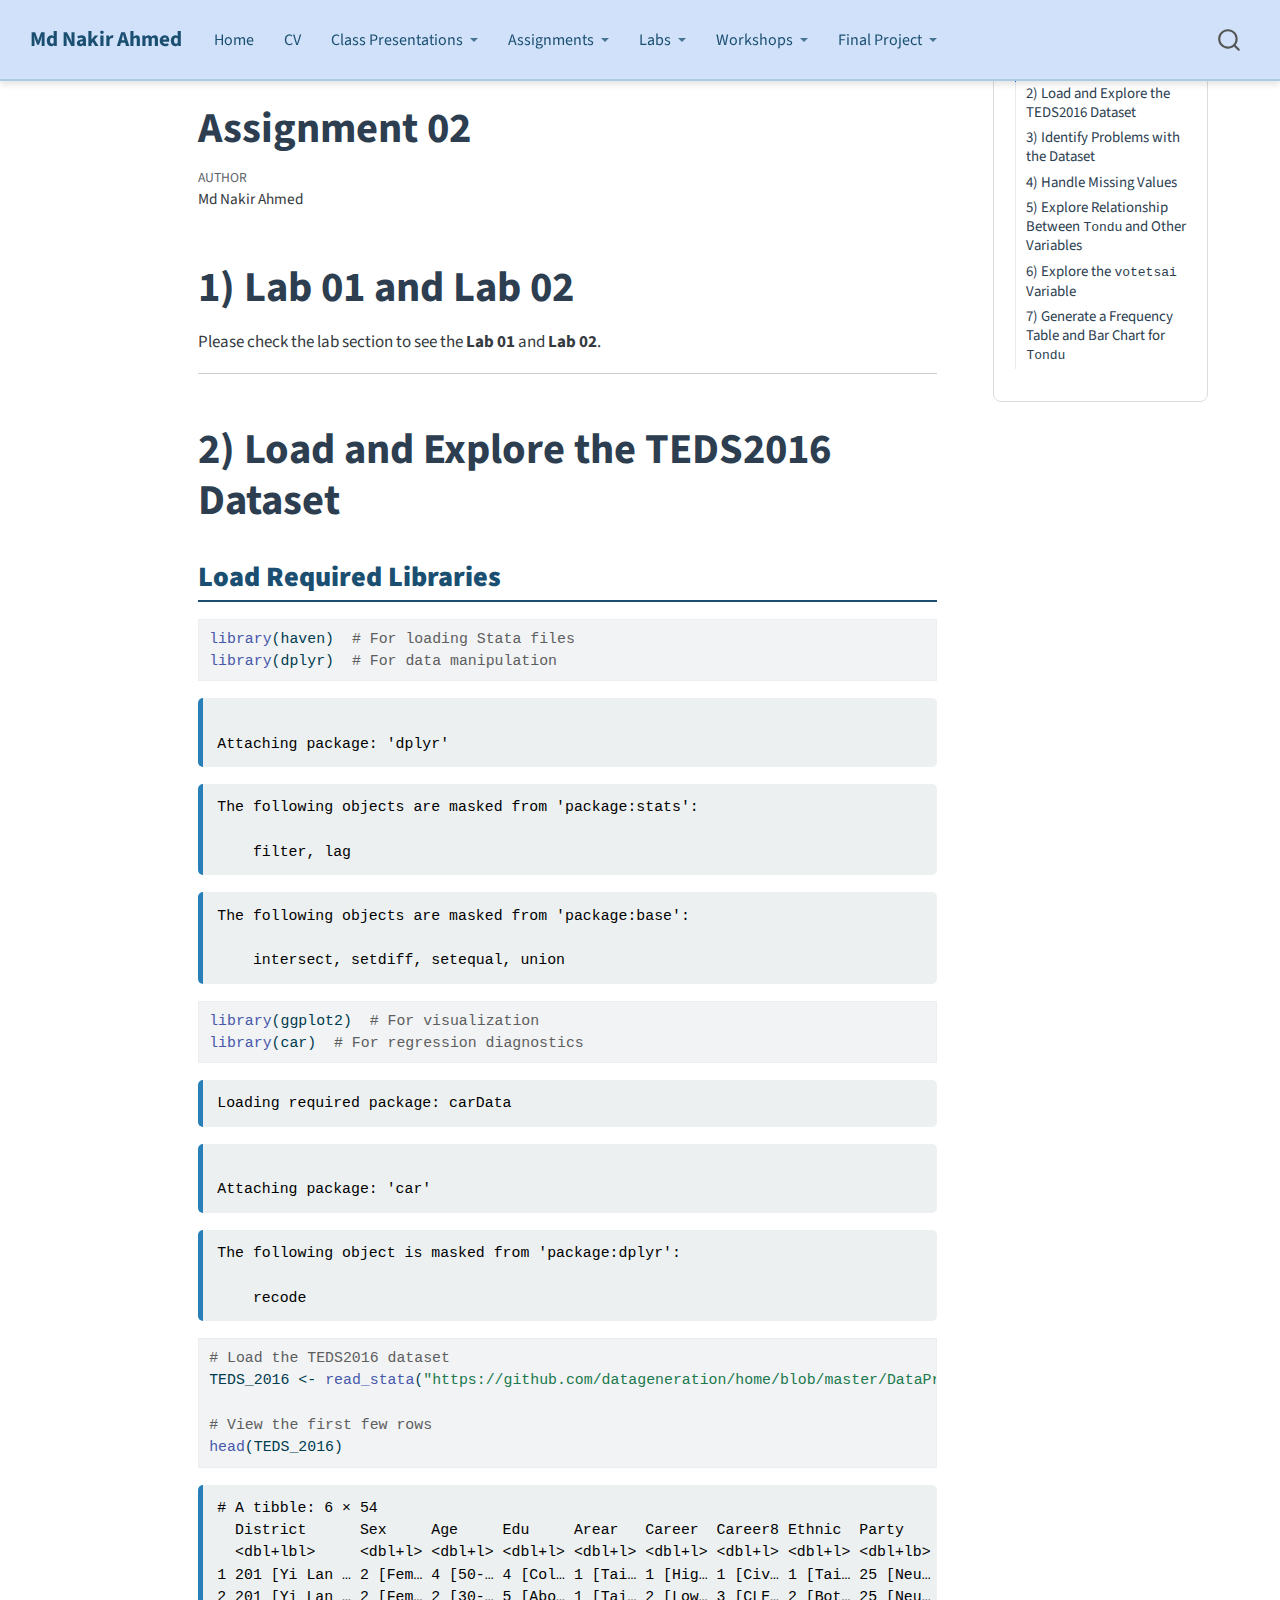
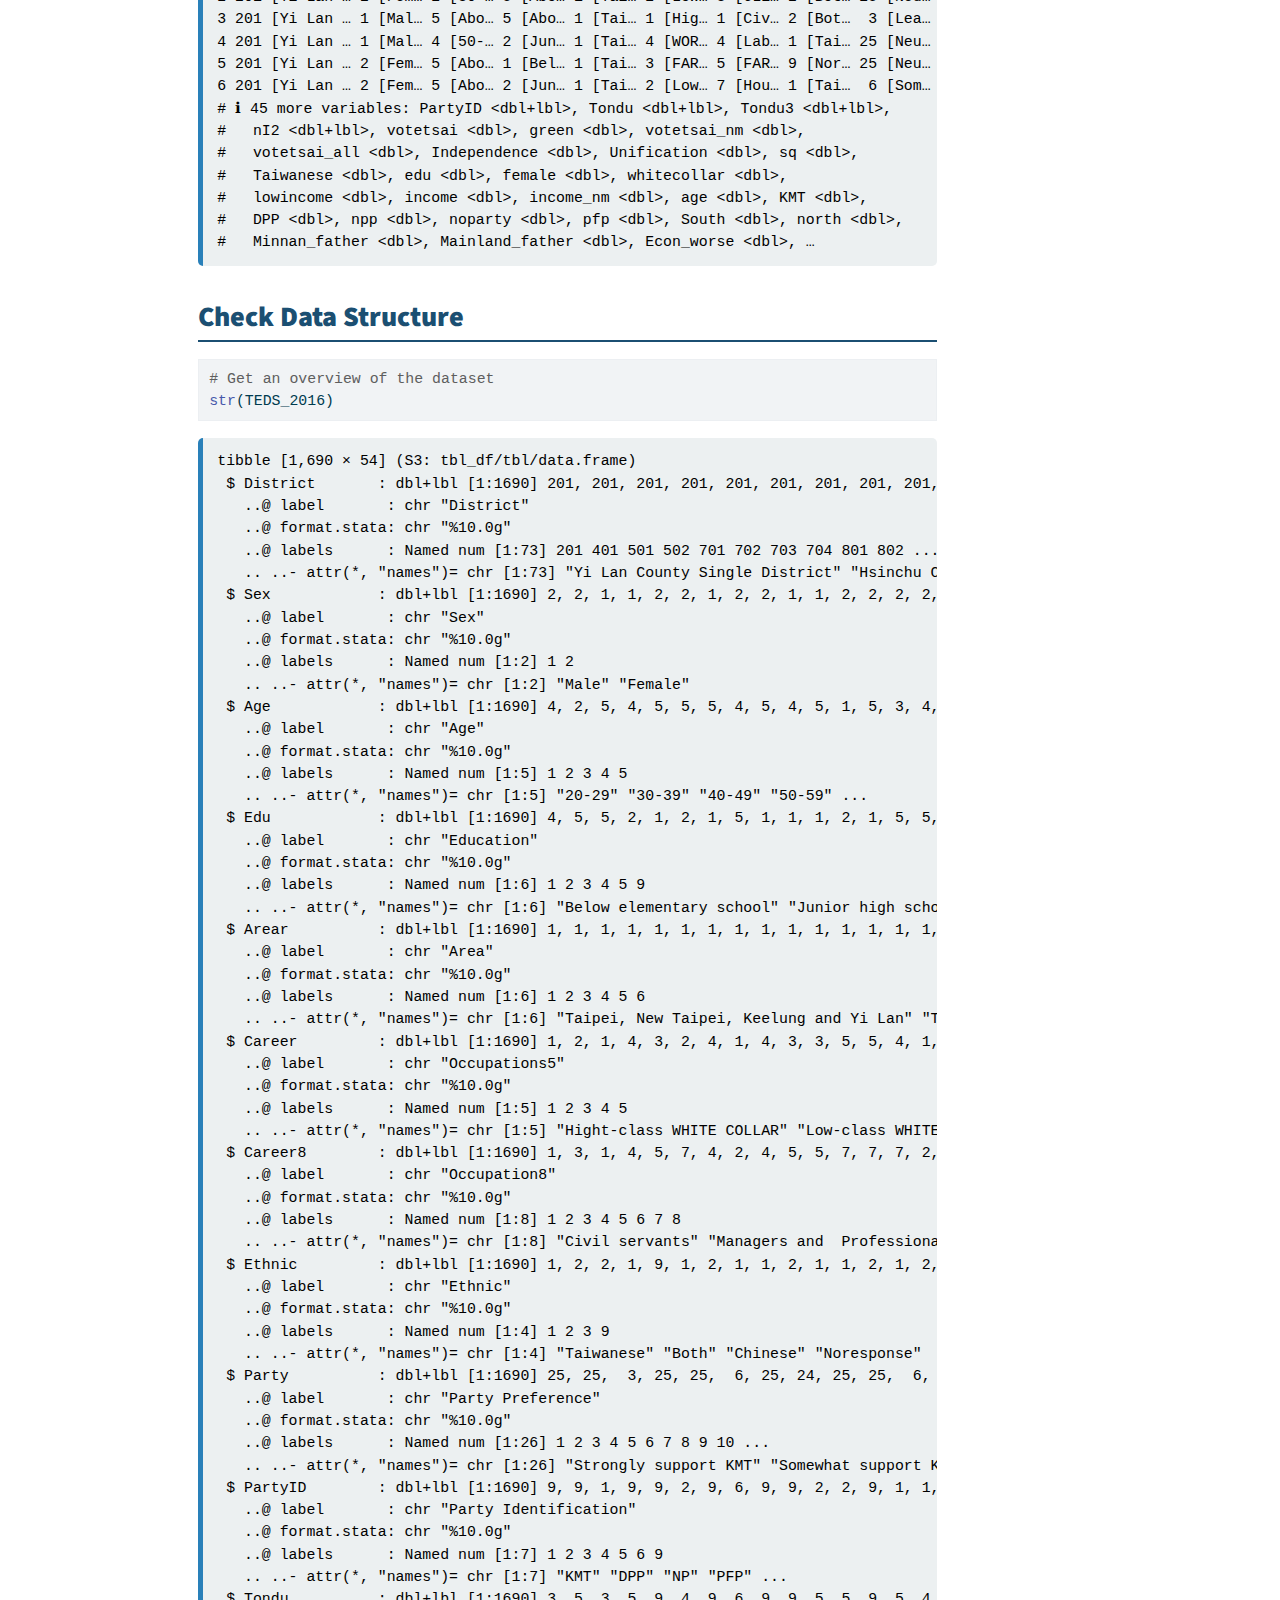
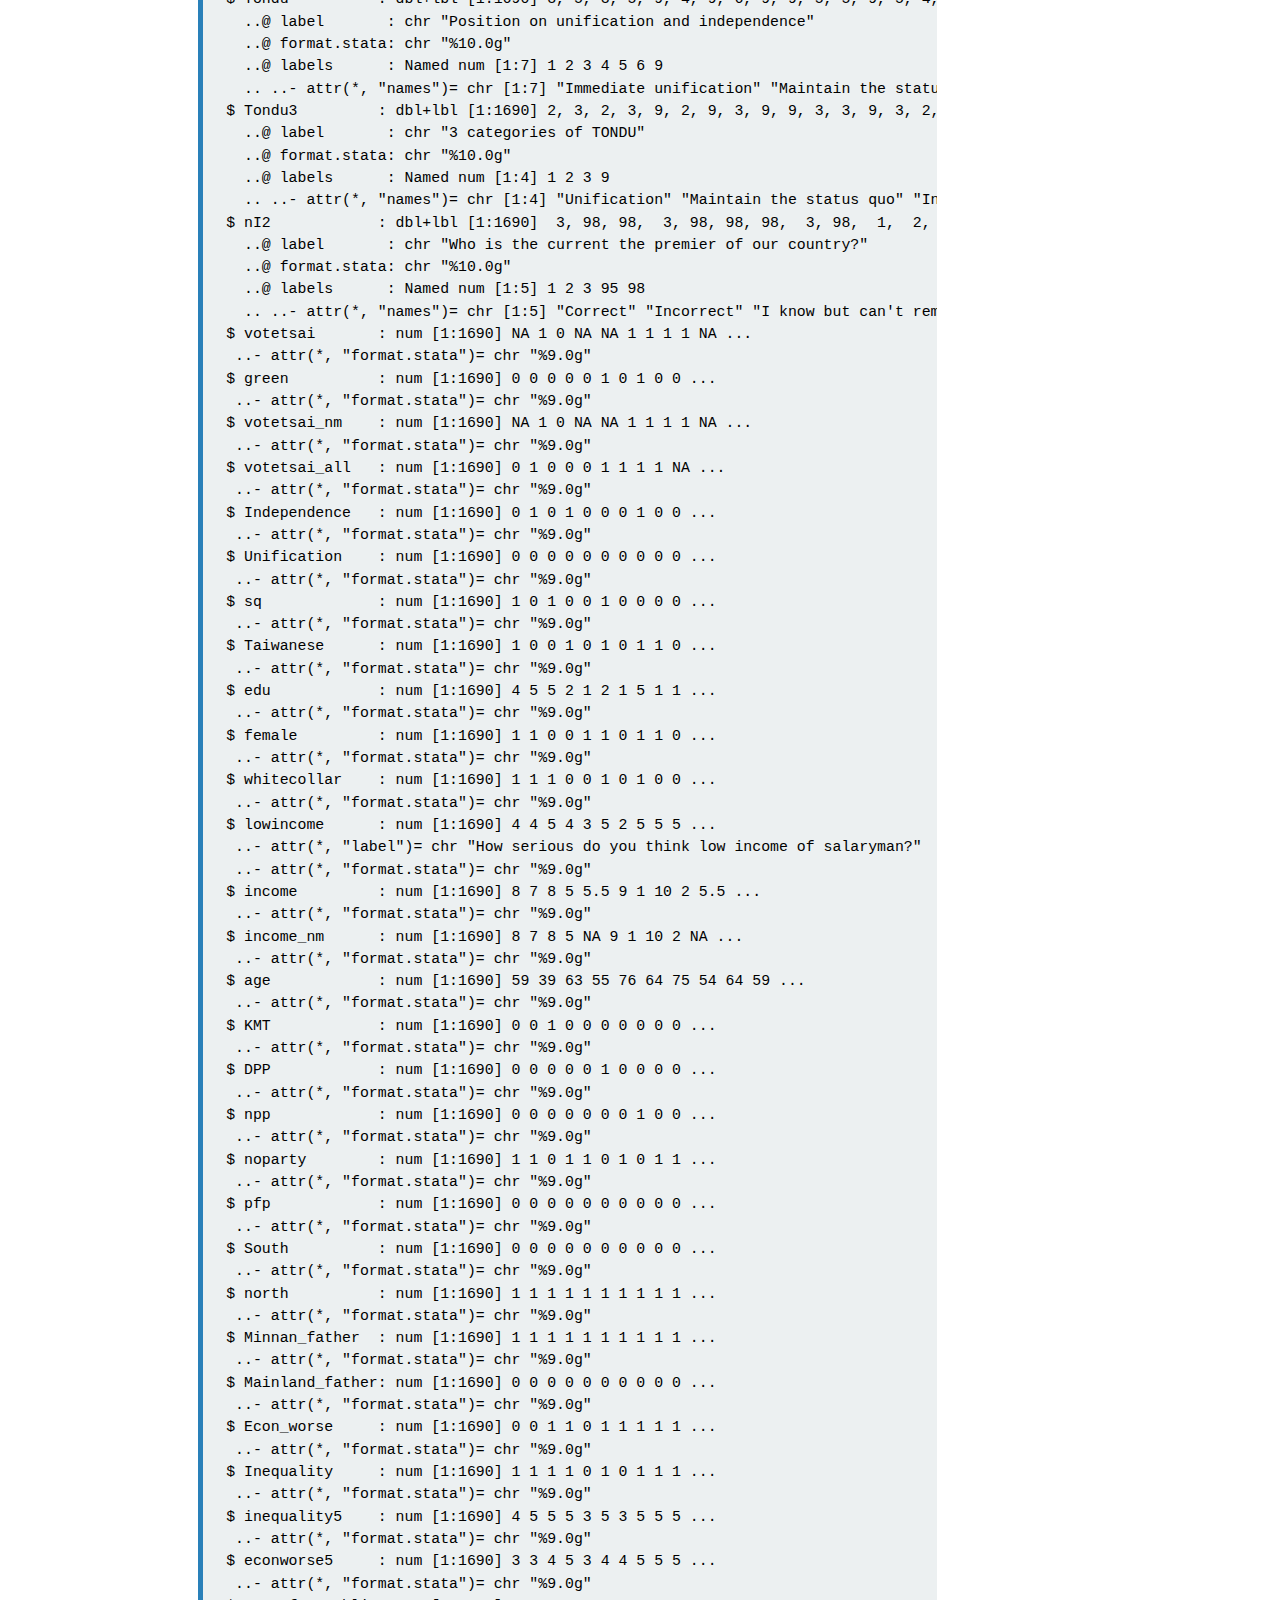
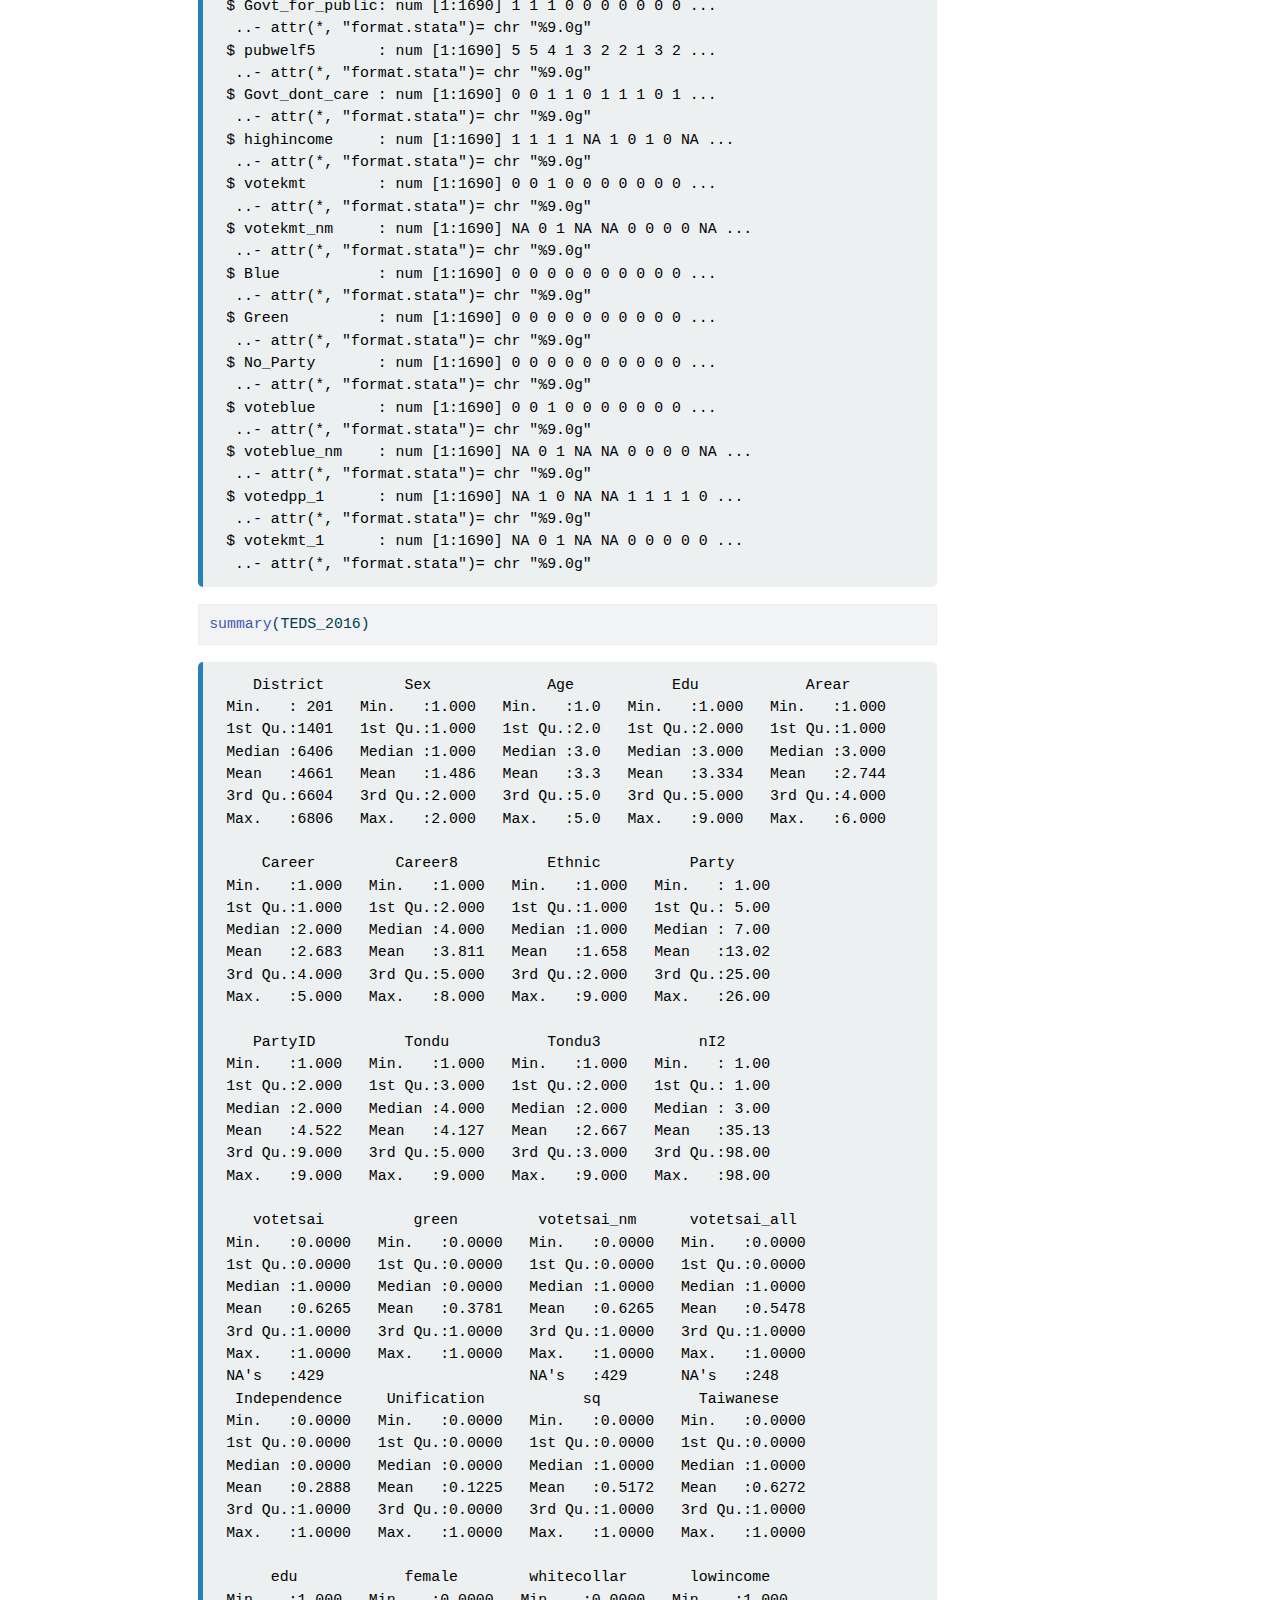
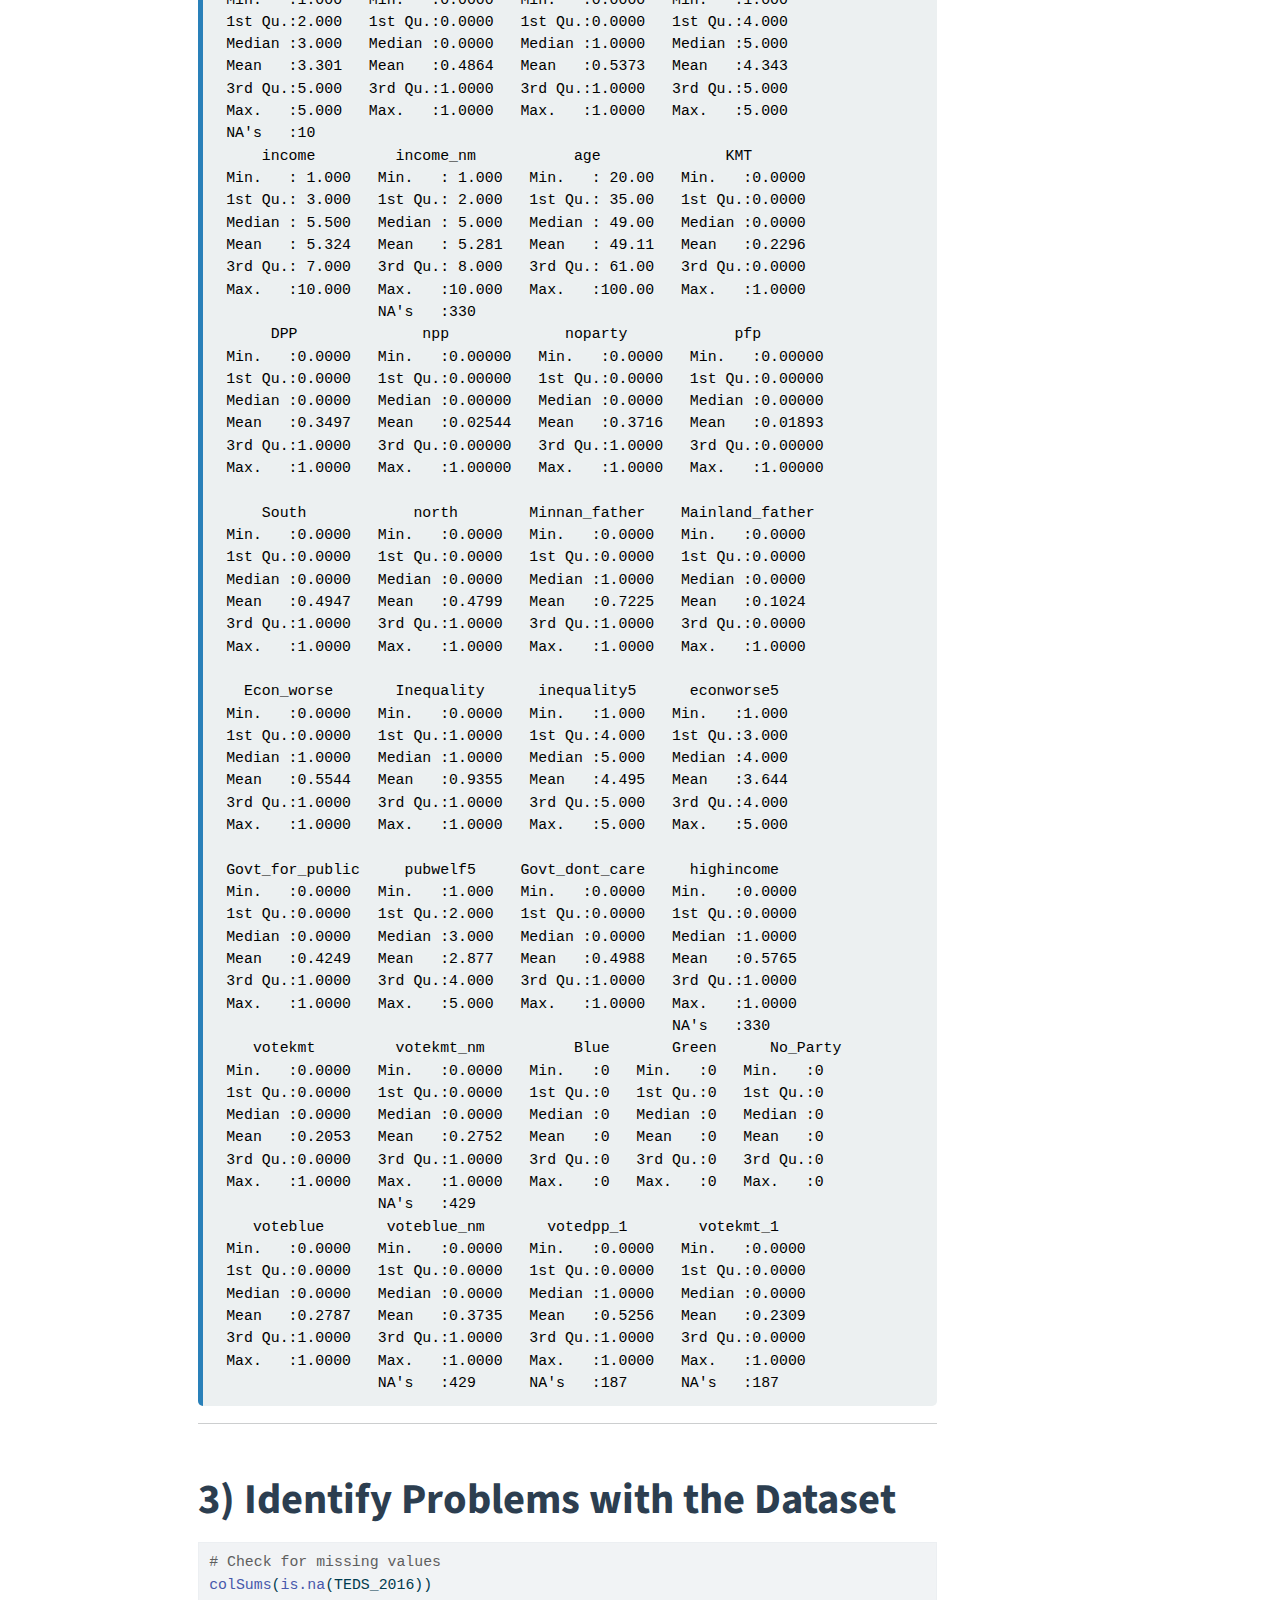
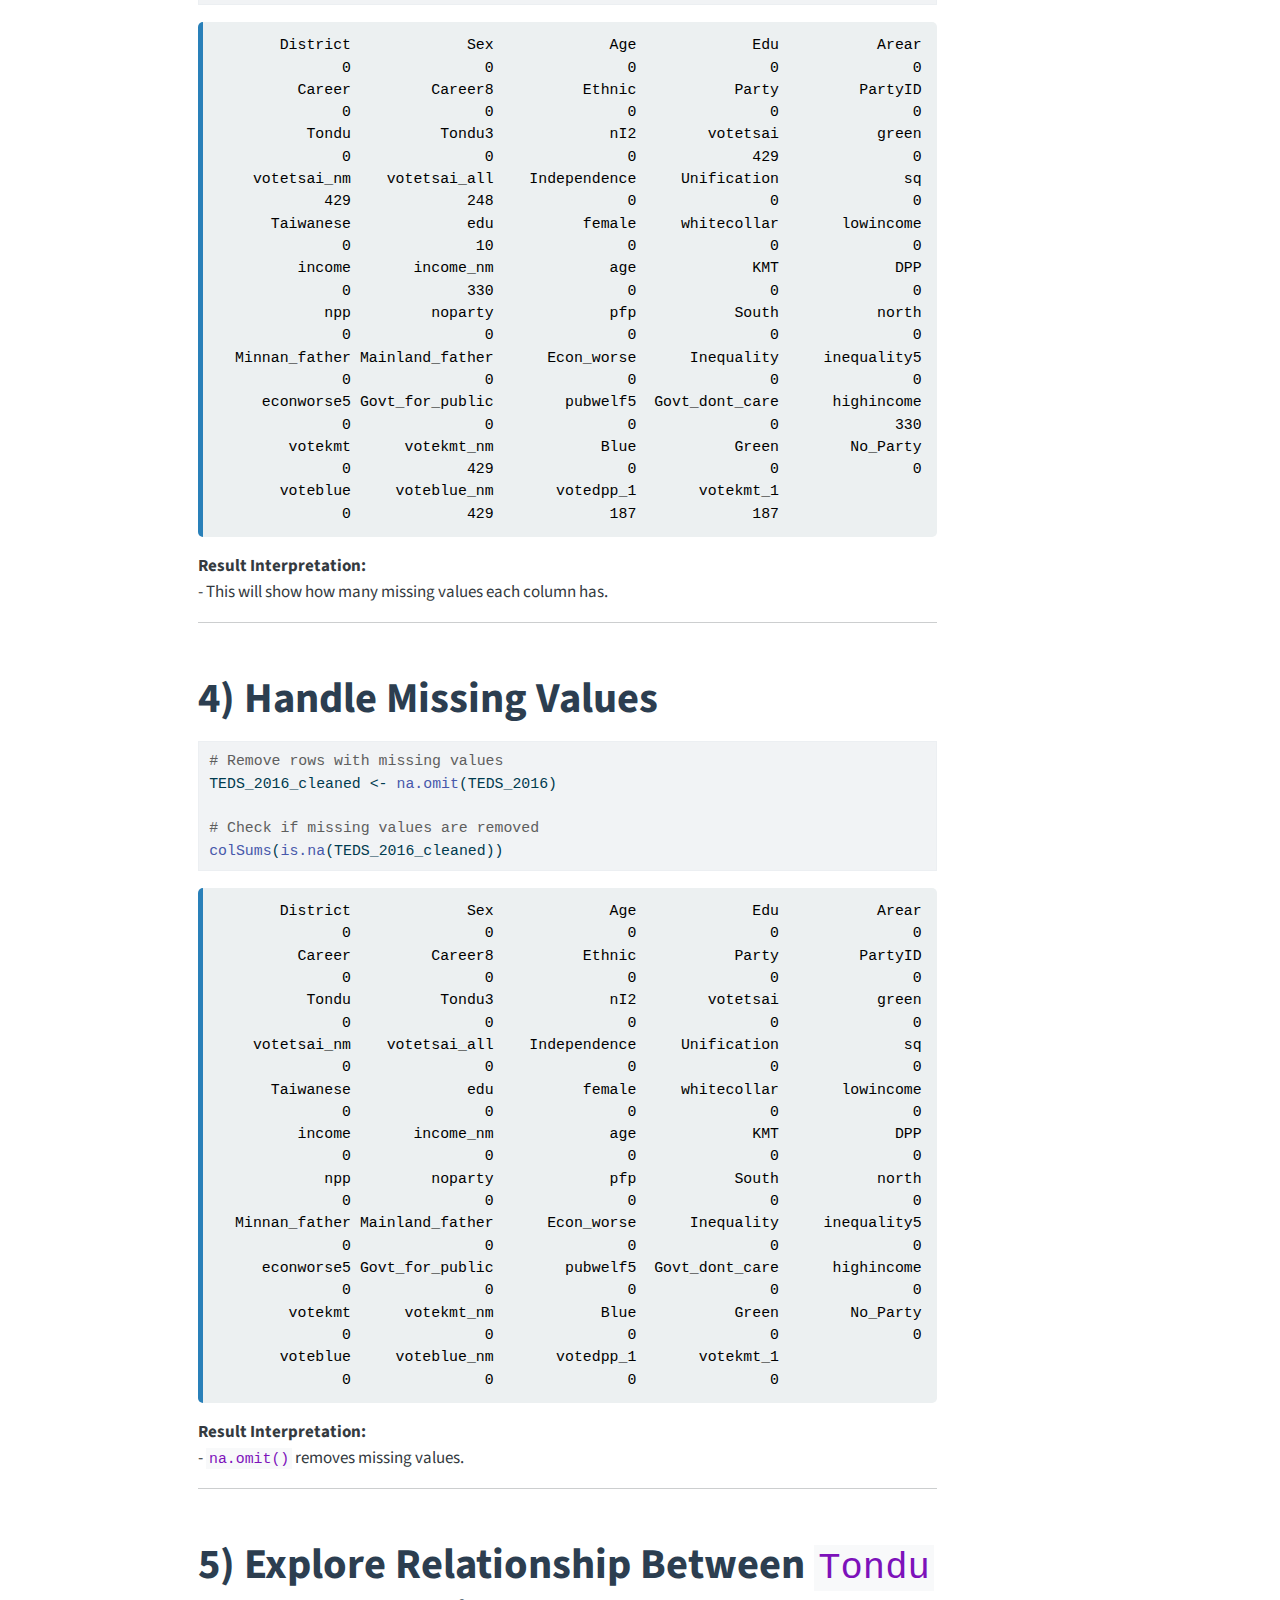
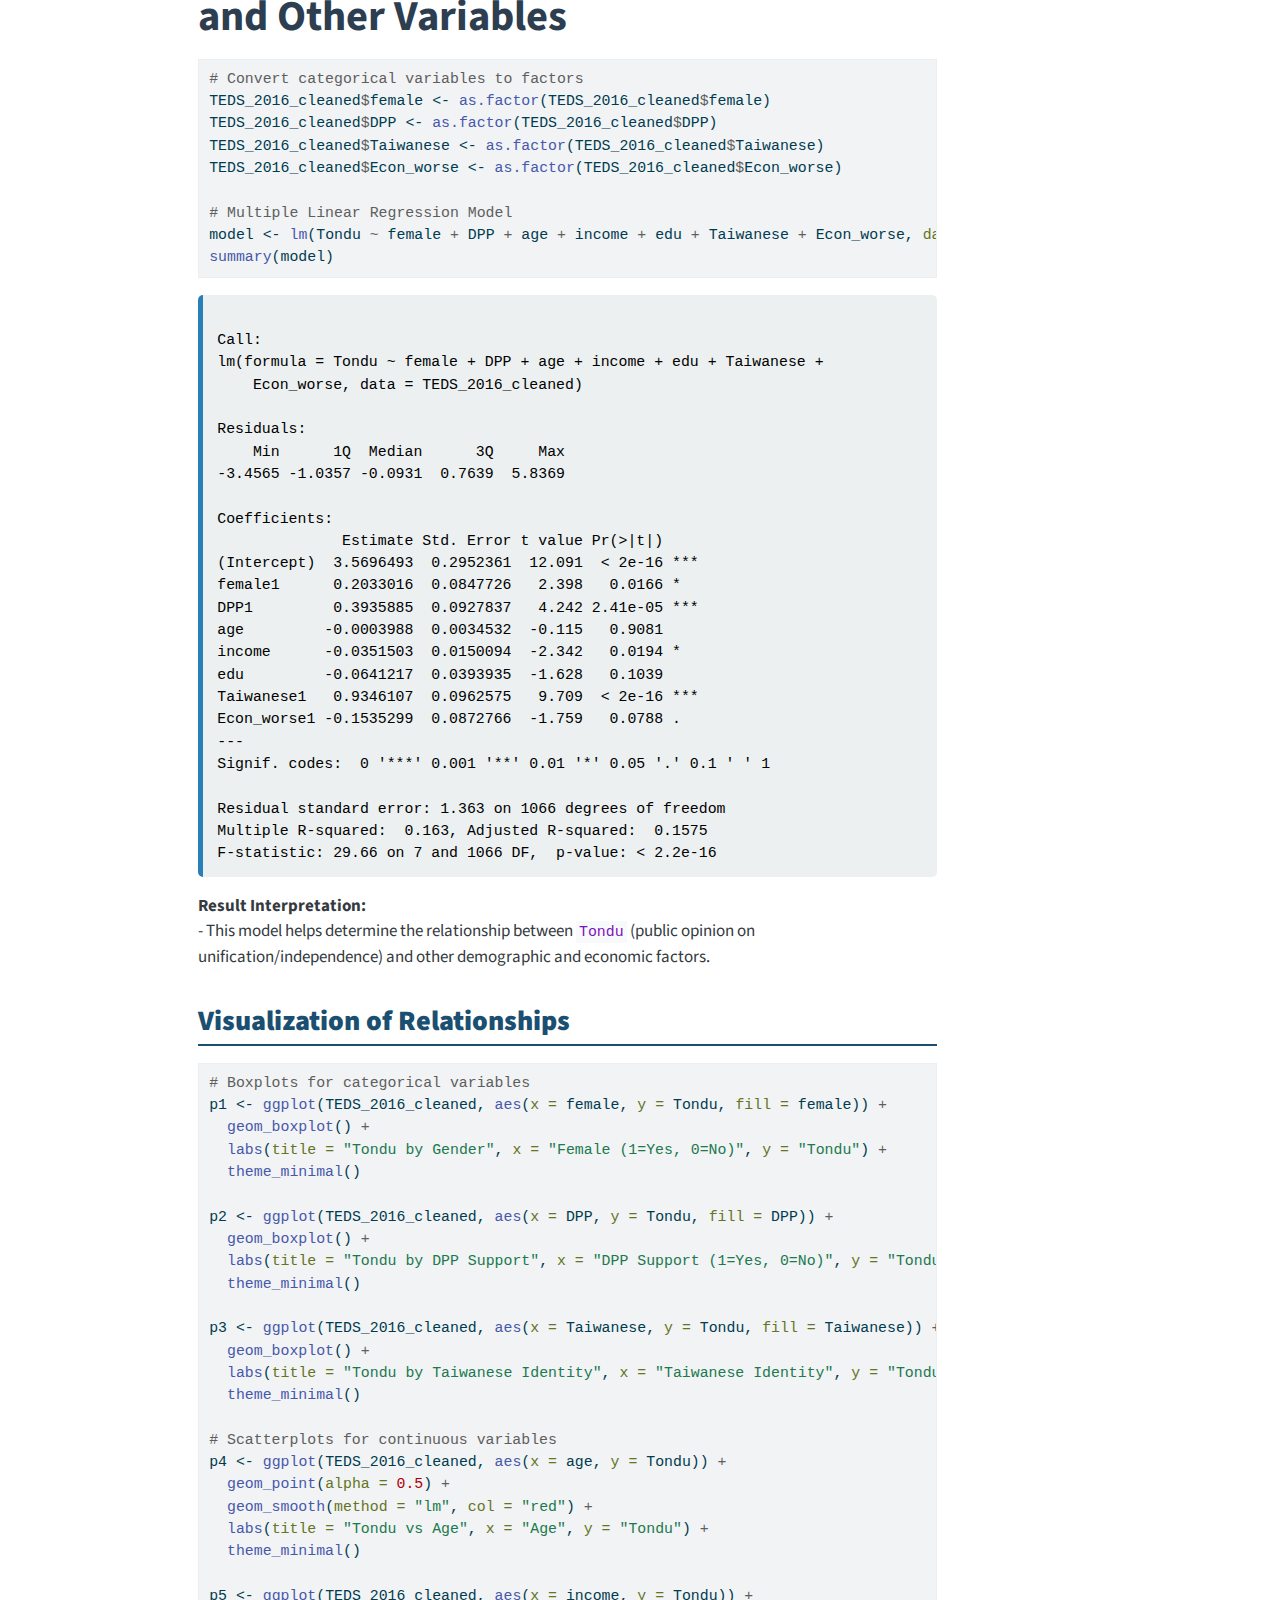
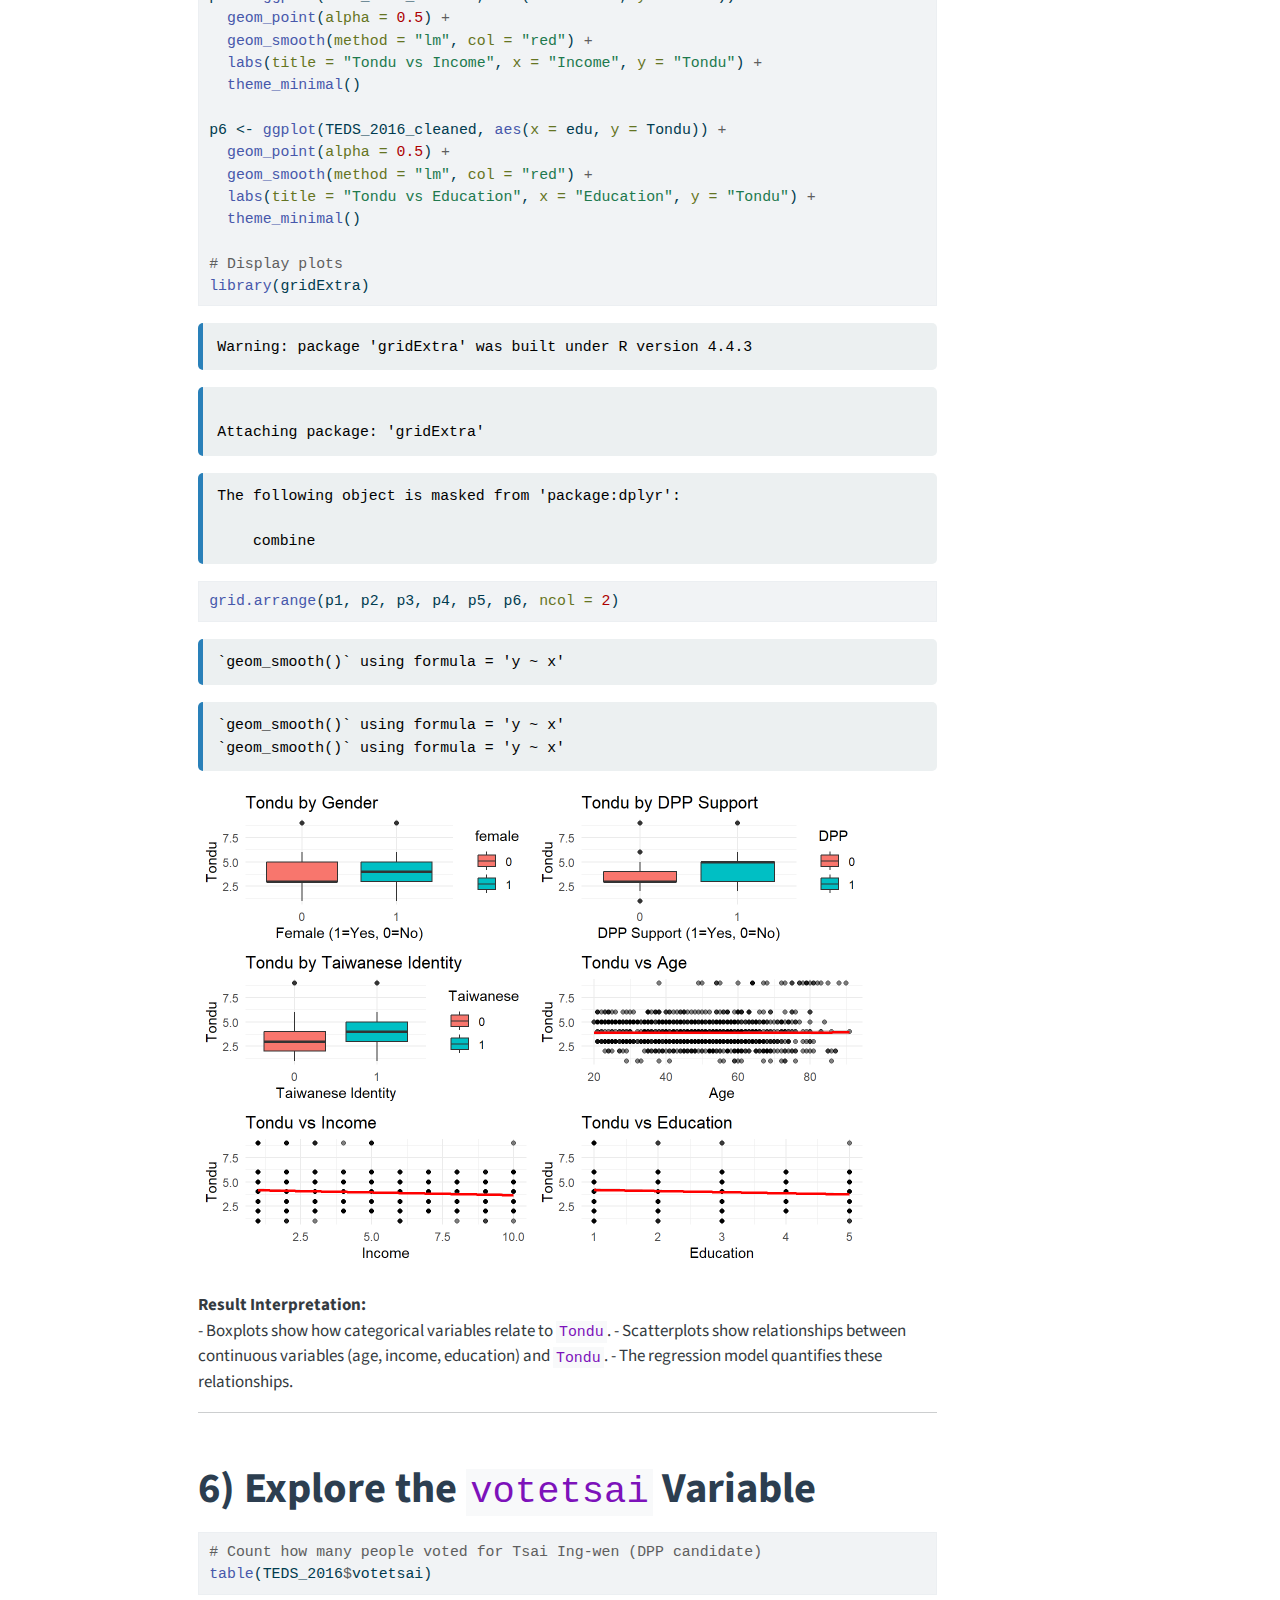
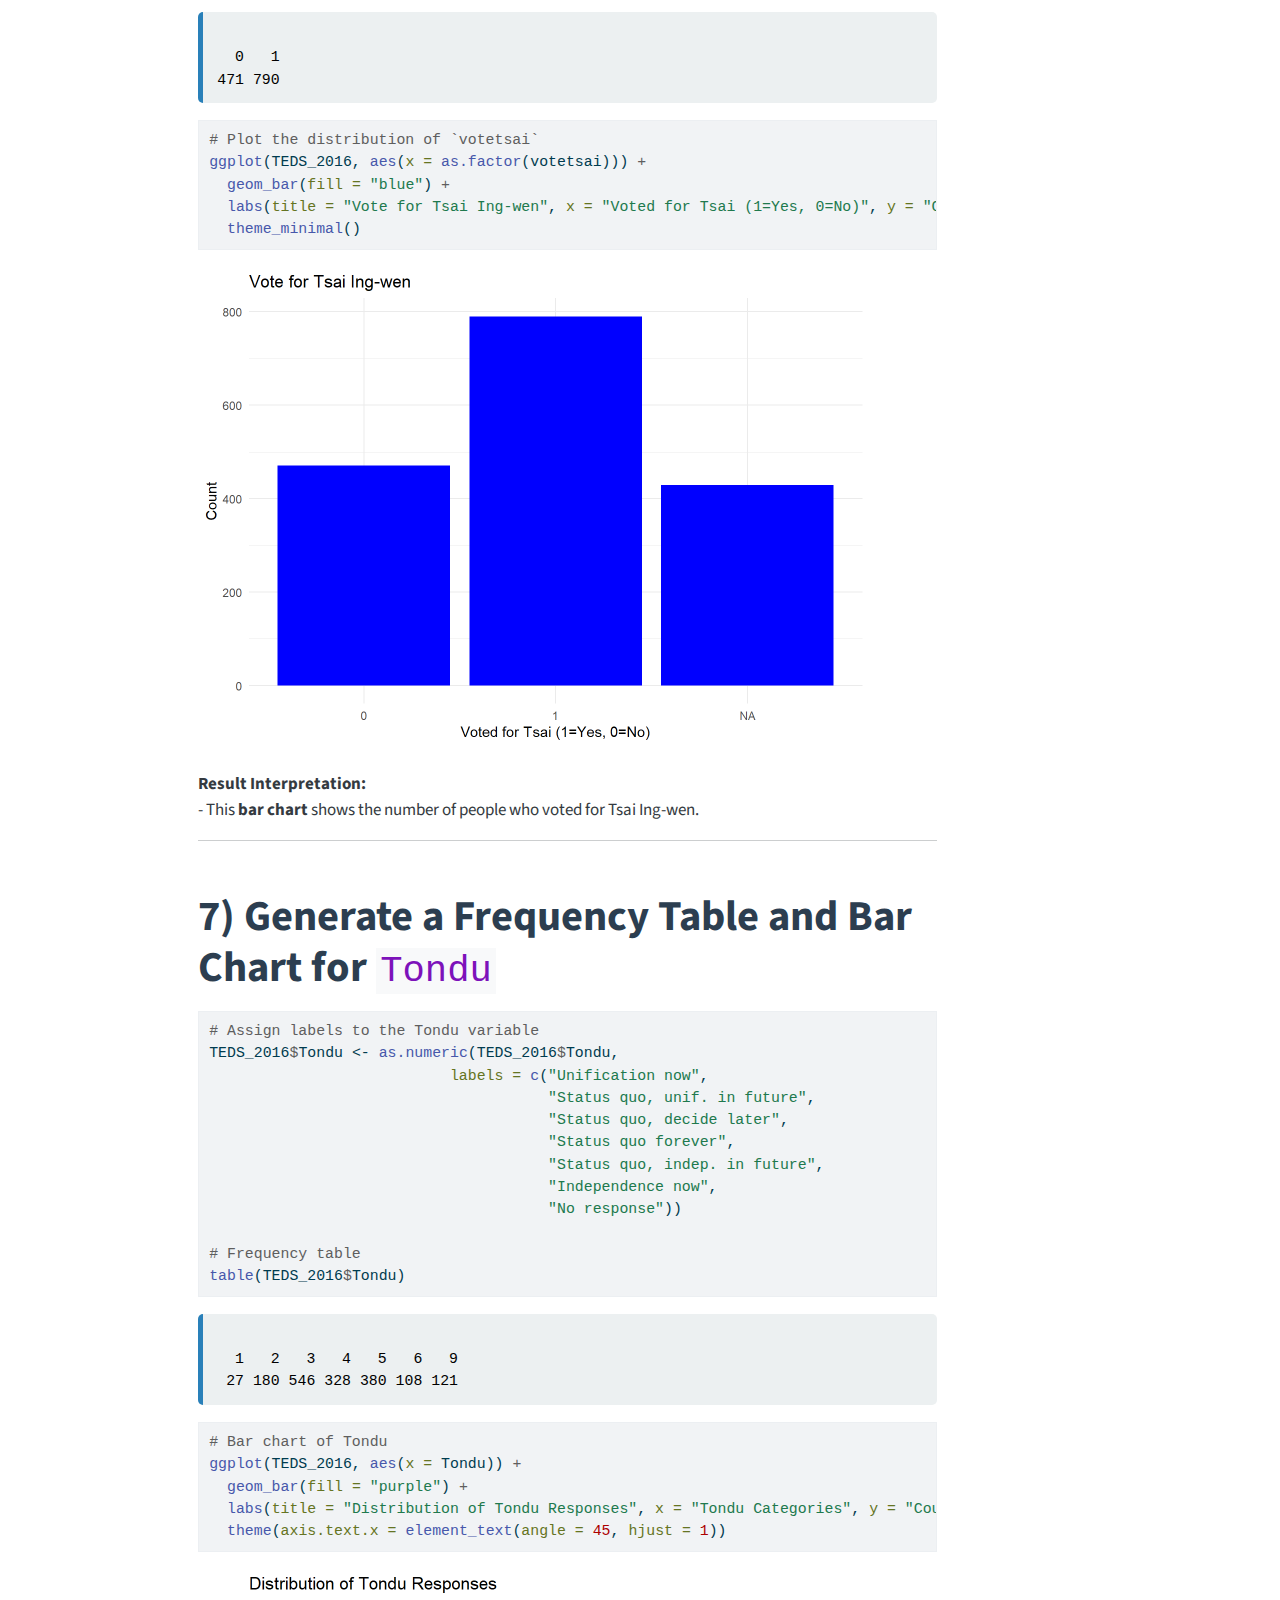
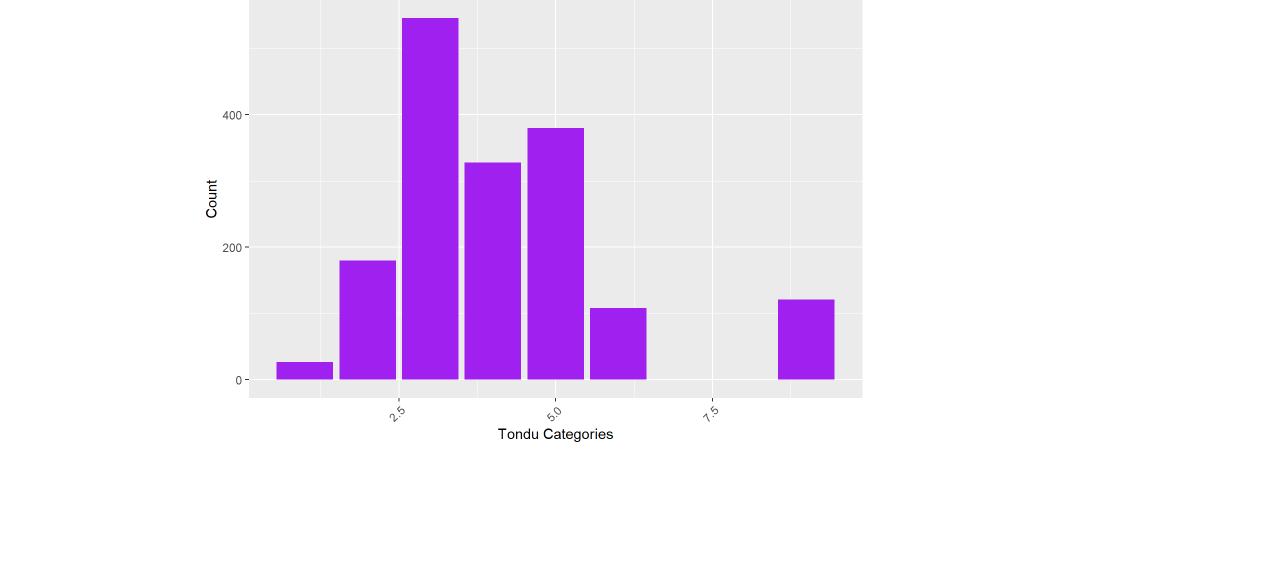
<file: assignment02.html>
<!DOCTYPE html>
<html xmlns="http://www.w3.org/1999/xhtml" lang="en" xml:lang="en"><head>

<meta charset="utf-8">
<meta name="generator" content="quarto-1.6.40">

<meta name="viewport" content="width=device-width, initial-scale=1.0, user-scalable=yes">

<meta name="author" content="Md Nakir Ahmed">

<title>Assignment 02 – Md Nakir Ahmed</title>
<style>
code{white-space: pre-wrap;}
span.smallcaps{font-variant: small-caps;}
div.columns{display: flex; gap: min(4vw, 1.5em);}
div.column{flex: auto; overflow-x: auto;}
div.hanging-indent{margin-left: 1.5em; text-indent: -1.5em;}
ul.task-list{list-style: none;}
ul.task-list li input[type="checkbox"] {
  width: 0.8em;
  margin: 0 0.8em 0.2em -1em; /* quarto-specific, see https://github.com/quarto-dev/quarto-cli/issues/4556 */ 
  vertical-align: middle;
}
/* CSS for syntax highlighting */
pre > code.sourceCode { white-space: pre; position: relative; }
pre > code.sourceCode > span { line-height: 1.25; }
pre > code.sourceCode > span:empty { height: 1.2em; }
.sourceCode { overflow: visible; }
code.sourceCode > span { color: inherit; text-decoration: inherit; }
div.sourceCode { margin: 1em 0; }
pre.sourceCode { margin: 0; }
@media screen {
div.sourceCode { overflow: auto; }
}
@media print {
pre > code.sourceCode { white-space: pre-wrap; }
pre > code.sourceCode > span { display: inline-block; text-indent: -5em; padding-left: 5em; }
}
pre.numberSource code
  { counter-reset: source-line 0; }
pre.numberSource code > span
  { position: relative; left: -4em; counter-increment: source-line; }
pre.numberSource code > span > a:first-child::before
  { content: counter(source-line);
    position: relative; left: -1em; text-align: right; vertical-align: baseline;
    border: none; display: inline-block;
    -webkit-touch-callout: none; -webkit-user-select: none;
    -khtml-user-select: none; -moz-user-select: none;
    -ms-user-select: none; user-select: none;
    padding: 0 4px; width: 4em;
  }
pre.numberSource { margin-left: 3em;  padding-left: 4px; }
div.sourceCode
  {   }
@media screen {
pre > code.sourceCode > span > a:first-child::before { text-decoration: underline; }
}
</style>


<script src="site_libs/quarto-nav/quarto-nav.js"></script>
<script src="site_libs/quarto-nav/headroom.min.js"></script>
<script src="site_libs/clipboard/clipboard.min.js"></script>
<script src="site_libs/quarto-search/autocomplete.umd.js"></script>
<script src="site_libs/quarto-search/fuse.min.js"></script>
<script src="site_libs/quarto-search/quarto-search.js"></script>
<meta name="quarto:offset" content="./">
<script src="site_libs/quarto-html/quarto.js"></script>
<script src="site_libs/quarto-html/popper.min.js"></script>
<script src="site_libs/quarto-html/tippy.umd.min.js"></script>
<script src="site_libs/quarto-html/anchor.min.js"></script>
<link href="site_libs/quarto-html/tippy.css" rel="stylesheet">
<link href="site_libs/quarto-html/quarto-syntax-highlighting-549806ee2085284f45b00abea8c6df48.css" rel="stylesheet" id="quarto-text-highlighting-styles">
<script src="site_libs/bootstrap/bootstrap.min.js"></script>
<link href="site_libs/bootstrap/bootstrap-icons.css" rel="stylesheet">
<link href="site_libs/bootstrap/bootstrap-ddd961a2510921635943dfbbd19534c4.min.css" rel="stylesheet" append-hash="true" id="quarto-bootstrap" data-mode="light">
<script id="quarto-search-options" type="application/json">{
  "location": "navbar",
  "copy-button": false,
  "collapse-after": 3,
  "panel-placement": "end",
  "type": "overlay",
  "limit": 50,
  "keyboard-shortcut": [
    "f",
    "/",
    "s"
  ],
  "show-item-context": false,
  "language": {
    "search-no-results-text": "No results",
    "search-matching-documents-text": "matching documents",
    "search-copy-link-title": "Copy link to search",
    "search-hide-matches-text": "Hide additional matches",
    "search-more-match-text": "more match in this document",
    "search-more-matches-text": "more matches in this document",
    "search-clear-button-title": "Clear",
    "search-text-placeholder": "",
    "search-detached-cancel-button-title": "Cancel",
    "search-submit-button-title": "Submit",
    "search-label": "Search"
  }
}</script>


<link rel="stylesheet" href="styles.css">
</head>

<body class="nav-fixed">

<div id="quarto-search-results"></div>
  <header id="quarto-header" class="headroom fixed-top">
    <nav class="navbar navbar-expand-lg " data-bs-theme="dark">
      <div class="navbar-container container-fluid">
      <div class="navbar-brand-container mx-auto">
    <a class="navbar-brand" href="./index.html">
    <span class="navbar-title">Md Nakir Ahmed</span>
    </a>
  </div>
            <div id="quarto-search" class="" title="Search"></div>
          <button class="navbar-toggler" type="button" data-bs-toggle="collapse" data-bs-target="#navbarCollapse" aria-controls="navbarCollapse" role="menu" aria-expanded="false" aria-label="Toggle navigation" onclick="if (window.quartoToggleHeadroom) { window.quartoToggleHeadroom(); }">
  <span class="navbar-toggler-icon"></span>
</button>
          <div class="collapse navbar-collapse" id="navbarCollapse">
            <ul class="navbar-nav navbar-nav-scroll me-auto">
  <li class="nav-item">
    <a class="nav-link" href="./index.html"> 
<span class="menu-text">Home</span></a>
  </li>  
  <li class="nav-item">
    <a class="nav-link" href="./cv.pdf"> 
<span class="menu-text">CV</span></a>
  </li>  
  <li class="nav-item dropdown ">
    <a class="nav-link dropdown-toggle" href="#" id="nav-menu-class-presentations" role="link" data-bs-toggle="dropdown" aria-expanded="false">
 <span class="menu-text">Class Presentations</span>
    </a>
    <ul class="dropdown-menu" aria-labelledby="nav-menu-class-presentations">    
        <li>
    <a class="dropdown-item" href="./class_presentations.html">
 <span class="dropdown-text">Overview</span></a>
  </li>  
        <li>
    <a class="dropdown-item" href="./KM_Prepare for class 1_Nakir.pdf">
 <span class="dropdown-text">Class Presentation 01</span></a>
  </li>  
        <li>
    <a class="dropdown-item" href="./KM_Prepare for class 2_Nakir.pdf">
 <span class="dropdown-text">Class Presentation 02</span></a>
  </li>  
        <li>
    <a class="dropdown-item" href="./KM_Prepare for class 3_Nakir.pdf">
 <span class="dropdown-text">Class Presentation 03</span></a>
  </li>  
        <li>
    <a class="dropdown-item" href="./KM_Prepare for class 4_Nakir.pdf">
 <span class="dropdown-text">Class Presentation 04</span></a>
  </li>  
        <li>
    <a class="dropdown-item" href="./KM_Prepare for class 5_Nakir.pdf">
 <span class="dropdown-text">Class Presentation 05</span></a>
  </li>  
        <li>
    <a class="dropdown-item" href="./KM_Prepare for class 6_Nakir.pdf">
 <span class="dropdown-text">Class Presentation 06</span></a>
  </li>  
    </ul>
  </li>
  <li class="nav-item dropdown ">
    <a class="nav-link dropdown-toggle" href="#" id="nav-menu-assignments" role="link" data-bs-toggle="dropdown" aria-expanded="false">
 <span class="menu-text">Assignments</span>
    </a>
    <ul class="dropdown-menu" aria-labelledby="nav-menu-assignments">    
        <li>
    <a class="dropdown-item" href="./assignments.html">
 <span class="dropdown-text">Overview</span></a>
  </li>  
        <li>
    <a class="dropdown-item" href="./Assignment01_Nakir.pdf">
 <span class="dropdown-text">Assignment 01</span></a>
  </li>  
        <li>
    <a class="dropdown-item" href="./assignment02.html">
 <span class="dropdown-text">Assignment 02</span></a>
  </li>  
    </ul>
  </li>
  <li class="nav-item dropdown ">
    <a class="nav-link dropdown-toggle" href="#" id="nav-menu-labs" role="link" data-bs-toggle="dropdown" aria-expanded="false">
 <span class="menu-text">Labs</span>
    </a>
    <ul class="dropdown-menu" aria-labelledby="nav-menu-labs">    
        <li>
    <a class="dropdown-item" href="./labs.html">
 <span class="dropdown-text">Overview</span></a>
  </li>  
        <li>
    <a class="dropdown-item" href="./Lab01.html">
 <span class="dropdown-text">Lab 01</span></a>
  </li>  
        <li>
    <a class="dropdown-item" href="./Lab02.html">
 <span class="dropdown-text">Lab 02</span></a>
  </li>  
    </ul>
  </li>
  <li class="nav-item dropdown ">
    <a class="nav-link dropdown-toggle" href="#" id="nav-menu-workshops" role="link" data-bs-toggle="dropdown" aria-expanded="false">
 <span class="menu-text">Workshops</span>
    </a>
    <ul class="dropdown-menu" aria-labelledby="nav-menu-workshops">    
        <li>
    <a class="dropdown-item" href="./workshops.html">
 <span class="dropdown-text">Overview</span></a>
  </li>  
    </ul>
  </li>
  <li class="nav-item dropdown ">
    <a class="nav-link dropdown-toggle" href="#" id="nav-menu-final-project" role="link" data-bs-toggle="dropdown" aria-expanded="false">
 <span class="menu-text">Final Project</span>
    </a>
    <ul class="dropdown-menu" aria-labelledby="nav-menu-final-project">    
        <li>
    <a class="dropdown-item" href="./final_project.html">
 <span class="dropdown-text">Overview</span></a>
  </li>  
        <li>
    <a class="dropdown-item" href="./Nakir_Proposal.pdf">
 <span class="dropdown-text">Project Proposal</span></a>
  </li>  
    </ul>
  </li>
</ul>
          </div> <!-- /navcollapse -->
            <div class="quarto-navbar-tools">
</div>
      </div> <!-- /container-fluid -->
    </nav>
</header>
<!-- content -->
<div id="quarto-content" class="quarto-container page-columns page-rows-contents page-layout-article page-navbar">
<!-- sidebar -->
<!-- margin-sidebar -->
    <div id="quarto-margin-sidebar" class="sidebar margin-sidebar">
        <nav id="TOC" role="doc-toc" class="toc-active">
    <h2 id="toc-title">On this page</h2>
   
  <ul>
  <li><a href="#lab-01-and-lab-02" id="toc-lab-01-and-lab-02" class="nav-link active" data-scroll-target="#lab-01-and-lab-02">1) Lab 01 and Lab 02</a></li>
  <li><a href="#load-and-explore-the-teds2016-dataset" id="toc-load-and-explore-the-teds2016-dataset" class="nav-link" data-scroll-target="#load-and-explore-the-teds2016-dataset">2) Load and Explore the TEDS2016 Dataset</a>
  <ul class="collapse">
  <li><a href="#load-required-libraries" id="toc-load-required-libraries" class="nav-link" data-scroll-target="#load-required-libraries"><strong>Load Required Libraries</strong></a></li>
  <li><a href="#check-data-structure" id="toc-check-data-structure" class="nav-link" data-scroll-target="#check-data-structure"><strong>Check Data Structure</strong></a></li>
  </ul></li>
  <li><a href="#identify-problems-with-the-dataset" id="toc-identify-problems-with-the-dataset" class="nav-link" data-scroll-target="#identify-problems-with-the-dataset">3) Identify Problems with the Dataset</a></li>
  <li><a href="#handle-missing-values" id="toc-handle-missing-values" class="nav-link" data-scroll-target="#handle-missing-values">4) Handle Missing Values</a></li>
  <li><a href="#explore-relationship-between-tondu-and-other-variables" id="toc-explore-relationship-between-tondu-and-other-variables" class="nav-link" data-scroll-target="#explore-relationship-between-tondu-and-other-variables">5) Explore Relationship Between <code>Tondu</code> and Other Variables</a>
  <ul class="collapse">
  <li><a href="#visualization-of-relationships" id="toc-visualization-of-relationships" class="nav-link" data-scroll-target="#visualization-of-relationships"><strong>Visualization of Relationships</strong></a></li>
  </ul></li>
  <li><a href="#explore-the-votetsai-variable" id="toc-explore-the-votetsai-variable" class="nav-link" data-scroll-target="#explore-the-votetsai-variable">6) Explore the <code>votetsai</code> Variable</a></li>
  <li><a href="#generate-a-frequency-table-and-bar-chart-for-tondu" id="toc-generate-a-frequency-table-and-bar-chart-for-tondu" class="nav-link" data-scroll-target="#generate-a-frequency-table-and-bar-chart-for-tondu">7) Generate a Frequency Table and Bar Chart for <code>Tondu</code></a></li>
  </ul>
</nav>
    </div>
<!-- main -->
<main class="content" id="quarto-document-content">

<header id="title-block-header" class="quarto-title-block default">
<div class="quarto-title">
<h1 class="title">Assignment 02</h1>
</div>



<div class="quarto-title-meta">

    <div>
    <div class="quarto-title-meta-heading">Author</div>
    <div class="quarto-title-meta-contents">
             <p>Md Nakir Ahmed </p>
          </div>
  </div>
    
  
    
  </div>
  


</header>


<section id="lab-01-and-lab-02" class="level1">
<h1>1) Lab 01 and Lab 02</h1>
<p>Please check the lab section to see the <strong>Lab 01</strong> and <strong>Lab 02</strong>.</p>
<hr>
</section>
<section id="load-and-explore-the-teds2016-dataset" class="level1">
<h1>2) Load and Explore the TEDS2016 Dataset</h1>
<section id="load-required-libraries" class="level2">
<h2 class="anchored" data-anchor-id="load-required-libraries"><strong>Load Required Libraries</strong></h2>
<div class="cell">
<div class="sourceCode cell-code" id="cb1"><pre class="sourceCode r code-with-copy"><code class="sourceCode r"><span id="cb1-1"><a href="#cb1-1" aria-hidden="true" tabindex="-1"></a><span class="fu">library</span>(haven)  <span class="co"># For loading Stata files</span></span>
<span id="cb1-2"><a href="#cb1-2" aria-hidden="true" tabindex="-1"></a><span class="fu">library</span>(dplyr)  <span class="co"># For data manipulation</span></span></code><button title="Copy to Clipboard" class="code-copy-button"><i class="bi"></i></button></pre></div>
<div class="cell-output cell-output-stderr">
<pre><code>
Attaching package: 'dplyr'</code></pre>
</div>
<div class="cell-output cell-output-stderr">
<pre><code>The following objects are masked from 'package:stats':

    filter, lag</code></pre>
</div>
<div class="cell-output cell-output-stderr">
<pre><code>The following objects are masked from 'package:base':

    intersect, setdiff, setequal, union</code></pre>
</div>
<div class="sourceCode cell-code" id="cb5"><pre class="sourceCode r code-with-copy"><code class="sourceCode r"><span id="cb5-1"><a href="#cb5-1" aria-hidden="true" tabindex="-1"></a><span class="fu">library</span>(ggplot2)  <span class="co"># For visualization</span></span>
<span id="cb5-2"><a href="#cb5-2" aria-hidden="true" tabindex="-1"></a><span class="fu">library</span>(car)  <span class="co"># For regression diagnostics</span></span></code><button title="Copy to Clipboard" class="code-copy-button"><i class="bi"></i></button></pre></div>
<div class="cell-output cell-output-stderr">
<pre><code>Loading required package: carData</code></pre>
</div>
<div class="cell-output cell-output-stderr">
<pre><code>
Attaching package: 'car'</code></pre>
</div>
<div class="cell-output cell-output-stderr">
<pre><code>The following object is masked from 'package:dplyr':

    recode</code></pre>
</div>
<div class="sourceCode cell-code" id="cb9"><pre class="sourceCode r code-with-copy"><code class="sourceCode r"><span id="cb9-1"><a href="#cb9-1" aria-hidden="true" tabindex="-1"></a><span class="co"># Load the TEDS2016 dataset</span></span>
<span id="cb9-2"><a href="#cb9-2" aria-hidden="true" tabindex="-1"></a>TEDS_2016 <span class="ot">&lt;-</span> <span class="fu">read_stata</span>(<span class="st">"https://github.com/datageneration/home/blob/master/DataProgramming/data/TEDS_2016.dta?raw=true"</span>)</span>
<span id="cb9-3"><a href="#cb9-3" aria-hidden="true" tabindex="-1"></a></span>
<span id="cb9-4"><a href="#cb9-4" aria-hidden="true" tabindex="-1"></a><span class="co"># View the first few rows</span></span>
<span id="cb9-5"><a href="#cb9-5" aria-hidden="true" tabindex="-1"></a><span class="fu">head</span>(TEDS_2016)</span></code><button title="Copy to Clipboard" class="code-copy-button"><i class="bi"></i></button></pre></div>
<div class="cell-output cell-output-stdout">
<pre><code># A tibble: 6 × 54
  District      Sex     Age     Edu     Arear   Career  Career8 Ethnic  Party   
  &lt;dbl+lbl&gt;     &lt;dbl+l&gt; &lt;dbl+l&gt; &lt;dbl+l&gt; &lt;dbl+l&gt; &lt;dbl+l&gt; &lt;dbl+l&gt; &lt;dbl+l&gt; &lt;dbl+lb&gt;
1 201 [Yi Lan … 2 [Fem… 4 [50-… 4 [Col… 1 [Tai… 1 [Hig… 1 [Civ… 1 [Tai… 25 [Neu…
2 201 [Yi Lan … 2 [Fem… 2 [30-… 5 [Abo… 1 [Tai… 2 [Low… 3 [CLE… 2 [Bot… 25 [Neu…
3 201 [Yi Lan … 1 [Mal… 5 [Abo… 5 [Abo… 1 [Tai… 1 [Hig… 1 [Civ… 2 [Bot…  3 [Lea…
4 201 [Yi Lan … 1 [Mal… 4 [50-… 2 [Jun… 1 [Tai… 4 [WOR… 4 [Lab… 1 [Tai… 25 [Neu…
5 201 [Yi Lan … 2 [Fem… 5 [Abo… 1 [Bel… 1 [Tai… 3 [FAR… 5 [FAR… 9 [Nor… 25 [Neu…
6 201 [Yi Lan … 2 [Fem… 5 [Abo… 2 [Jun… 1 [Tai… 2 [Low… 7 [Hou… 1 [Tai…  6 [Som…
# ℹ 45 more variables: PartyID &lt;dbl+lbl&gt;, Tondu &lt;dbl+lbl&gt;, Tondu3 &lt;dbl+lbl&gt;,
#   nI2 &lt;dbl+lbl&gt;, votetsai &lt;dbl&gt;, green &lt;dbl&gt;, votetsai_nm &lt;dbl&gt;,
#   votetsai_all &lt;dbl&gt;, Independence &lt;dbl&gt;, Unification &lt;dbl&gt;, sq &lt;dbl&gt;,
#   Taiwanese &lt;dbl&gt;, edu &lt;dbl&gt;, female &lt;dbl&gt;, whitecollar &lt;dbl&gt;,
#   lowincome &lt;dbl&gt;, income &lt;dbl&gt;, income_nm &lt;dbl&gt;, age &lt;dbl&gt;, KMT &lt;dbl&gt;,
#   DPP &lt;dbl&gt;, npp &lt;dbl&gt;, noparty &lt;dbl&gt;, pfp &lt;dbl&gt;, South &lt;dbl&gt;, north &lt;dbl&gt;,
#   Minnan_father &lt;dbl&gt;, Mainland_father &lt;dbl&gt;, Econ_worse &lt;dbl&gt;, …</code></pre>
</div>
</div>
</section>
<section id="check-data-structure" class="level2">
<h2 class="anchored" data-anchor-id="check-data-structure"><strong>Check Data Structure</strong></h2>
<div class="cell">
<div class="sourceCode cell-code" id="cb11"><pre class="sourceCode r code-with-copy"><code class="sourceCode r"><span id="cb11-1"><a href="#cb11-1" aria-hidden="true" tabindex="-1"></a><span class="co"># Get an overview of the dataset</span></span>
<span id="cb11-2"><a href="#cb11-2" aria-hidden="true" tabindex="-1"></a><span class="fu">str</span>(TEDS_2016)</span></code><button title="Copy to Clipboard" class="code-copy-button"><i class="bi"></i></button></pre></div>
<div class="cell-output cell-output-stdout">
<pre><code>tibble [1,690 × 54] (S3: tbl_df/tbl/data.frame)
 $ District       : dbl+lbl [1:1690] 201, 201, 201, 201, 201, 201, 201, 201, 201, 201, 201...
   ..@ label       : chr "District"
   ..@ format.stata: chr "%10.0g"
   ..@ labels      : Named num [1:73] 201 401 501 502 701 702 703 704 801 802 ...
   .. ..- attr(*, "names")= chr [1:73] "Yi Lan County Single District" "Hsinchu County Single District" "Miaoli County 1st District" "Miaoli County 2nd District" ...
 $ Sex            : dbl+lbl [1:1690] 2, 2, 1, 1, 2, 2, 1, 2, 2, 1, 1, 2, 2, 2, 2, 2, 2, 1,...
   ..@ label       : chr "Sex"
   ..@ format.stata: chr "%10.0g"
   ..@ labels      : Named num [1:2] 1 2
   .. ..- attr(*, "names")= chr [1:2] "Male" "Female"
 $ Age            : dbl+lbl [1:1690] 4, 2, 5, 4, 5, 5, 5, 4, 5, 4, 5, 1, 5, 3, 4, 5, 4, 5,...
   ..@ label       : chr "Age"
   ..@ format.stata: chr "%10.0g"
   ..@ labels      : Named num [1:5] 1 2 3 4 5
   .. ..- attr(*, "names")= chr [1:5] "20-29" "30-39" "40-49" "50-59" ...
 $ Edu            : dbl+lbl [1:1690] 4, 5, 5, 2, 1, 2, 1, 5, 1, 1, 1, 2, 1, 5, 5, 1, 3, 4,...
   ..@ label       : chr "Education"
   ..@ format.stata: chr "%10.0g"
   ..@ labels      : Named num [1:6] 1 2 3 4 5 9
   .. ..- attr(*, "names")= chr [1:6] "Below elementary school" "Junior high school" "Senior high school" "College" ...
 $ Arear          : dbl+lbl [1:1690] 1, 1, 1, 1, 1, 1, 1, 1, 1, 1, 1, 1, 1, 1, 1, 1, 1, 1,...
   ..@ label       : chr "Area"
   ..@ format.stata: chr "%10.0g"
   ..@ labels      : Named num [1:6] 1 2 3 4 5 6
   .. ..- attr(*, "names")= chr [1:6] "Taipei, New Taipei, Keelung and Yi Lan" "Taoyuan, Hsinchu and Miaoli" "Taichung, Changhua and Nantou" "Yunlin, Chiayi and Tainan" ...
 $ Career         : dbl+lbl [1:1690] 1, 2, 1, 4, 3, 2, 4, 1, 4, 3, 3, 5, 5, 4, 1, 5, 2, 2,...
   ..@ label       : chr "Occupations5"
   ..@ format.stata: chr "%10.0g"
   ..@ labels      : Named num [1:5] 1 2 3 4 5
   .. ..- attr(*, "names")= chr [1:5] "Hight-class WHITE COLLAR" "Low-class WHITE COLLAR" "FARMER" "WORKER" ...
 $ Career8        : dbl+lbl [1:1690] 1, 3, 1, 4, 5, 7, 4, 2, 4, 5, 5, 7, 7, 7, 2, 7, 3, 1,...
   ..@ label       : chr "Occupation8"
   ..@ format.stata: chr "%10.0g"
   ..@ labels      : Named num [1:8] 1 2 3 4 5 6 7 8
   .. ..- attr(*, "names")= chr [1:8] "Civil servants" "Managers and  Professionals (priv.)" "CLERKS (priv.)" "Labor (priv.)" ...
 $ Ethnic         : dbl+lbl [1:1690] 1, 2, 2, 1, 9, 1, 2, 1, 1, 2, 1, 1, 2, 1, 2, 9, 2, 2,...
   ..@ label       : chr "Ethnic"
   ..@ format.stata: chr "%10.0g"
   ..@ labels      : Named num [1:4] 1 2 3 9
   .. ..- attr(*, "names")= chr [1:4] "Taiwanese" "Both" "Chinese" "Noresponse"
 $ Party          : dbl+lbl [1:1690] 25, 25,  3, 25, 25,  6, 25, 24, 25, 25,  6,  5, 25,  ...
   ..@ label       : chr "Party Preference"
   ..@ format.stata: chr "%10.0g"
   ..@ labels      : Named num [1:26] 1 2 3 4 5 6 7 8 9 10 ...
   .. ..- attr(*, "names")= chr [1:26] "Strongly support KMT" "Somewhat support KMT" "Lean to KMT" "Somewhat lean to KMT" ...
 $ PartyID        : dbl+lbl [1:1690] 9, 9, 1, 9, 9, 2, 9, 6, 9, 9, 2, 2, 9, 1, 1, 9, 9, 9,...
   ..@ label       : chr "Party Identification"
   ..@ format.stata: chr "%10.0g"
   ..@ labels      : Named num [1:7] 1 2 3 4 5 6 9
   .. ..- attr(*, "names")= chr [1:7] "KMT" "DPP" "NP" "PFP" ...
 $ Tondu          : dbl+lbl [1:1690] 3, 5, 3, 5, 9, 4, 9, 6, 9, 9, 5, 5, 9, 5, 4, 9, 9, 4,...
   ..@ label       : chr "Position on unification and independence"
   ..@ format.stata: chr "%10.0g"
   ..@ labels      : Named num [1:7] 1 2 3 4 5 6 9
   .. ..- attr(*, "names")= chr [1:7] "Immediate unification" "Maintain the status quo,move toward unification" "Maintain the status quo, decide either unification or independence" "Maintain the status quo forever" ...
 $ Tondu3         : dbl+lbl [1:1690] 2, 3, 2, 3, 9, 2, 9, 3, 9, 9, 3, 3, 9, 3, 2, 9, 9, 2,...
   ..@ label       : chr "3 categories of TONDU"
   ..@ format.stata: chr "%10.0g"
   ..@ labels      : Named num [1:4] 1 2 3 9
   .. ..- attr(*, "names")= chr [1:4] "Unification" "Maintain the status quo" "Independence" "Nonresponse"
 $ nI2            : dbl+lbl [1:1690]  3, 98, 98,  3, 98, 98, 98,  3, 98,  1,  2, 98, 98,  ...
   ..@ label       : chr "Who is the current the premier of our country?"
   ..@ format.stata: chr "%10.0g"
   ..@ labels      : Named num [1:5] 1 2 3 95 98
   .. ..- attr(*, "names")= chr [1:5] "Correct" "Incorrect" "I know but can't remember the name" "Refuse to answer" ...
 $ votetsai       : num [1:1690] NA 1 0 NA NA 1 1 1 1 NA ...
  ..- attr(*, "format.stata")= chr "%9.0g"
 $ green          : num [1:1690] 0 0 0 0 0 1 0 1 0 0 ...
  ..- attr(*, "format.stata")= chr "%9.0g"
 $ votetsai_nm    : num [1:1690] NA 1 0 NA NA 1 1 1 1 NA ...
  ..- attr(*, "format.stata")= chr "%9.0g"
 $ votetsai_all   : num [1:1690] 0 1 0 0 0 1 1 1 1 NA ...
  ..- attr(*, "format.stata")= chr "%9.0g"
 $ Independence   : num [1:1690] 0 1 0 1 0 0 0 1 0 0 ...
  ..- attr(*, "format.stata")= chr "%9.0g"
 $ Unification    : num [1:1690] 0 0 0 0 0 0 0 0 0 0 ...
  ..- attr(*, "format.stata")= chr "%9.0g"
 $ sq             : num [1:1690] 1 0 1 0 0 1 0 0 0 0 ...
  ..- attr(*, "format.stata")= chr "%9.0g"
 $ Taiwanese      : num [1:1690] 1 0 0 1 0 1 0 1 1 0 ...
  ..- attr(*, "format.stata")= chr "%9.0g"
 $ edu            : num [1:1690] 4 5 5 2 1 2 1 5 1 1 ...
  ..- attr(*, "format.stata")= chr "%9.0g"
 $ female         : num [1:1690] 1 1 0 0 1 1 0 1 1 0 ...
  ..- attr(*, "format.stata")= chr "%9.0g"
 $ whitecollar    : num [1:1690] 1 1 1 0 0 1 0 1 0 0 ...
  ..- attr(*, "format.stata")= chr "%9.0g"
 $ lowincome      : num [1:1690] 4 4 5 4 3 5 2 5 5 5 ...
  ..- attr(*, "label")= chr "How serious do you think low income of salaryman?"
  ..- attr(*, "format.stata")= chr "%9.0g"
 $ income         : num [1:1690] 8 7 8 5 5.5 9 1 10 2 5.5 ...
  ..- attr(*, "format.stata")= chr "%9.0g"
 $ income_nm      : num [1:1690] 8 7 8 5 NA 9 1 10 2 NA ...
  ..- attr(*, "format.stata")= chr "%9.0g"
 $ age            : num [1:1690] 59 39 63 55 76 64 75 54 64 59 ...
  ..- attr(*, "format.stata")= chr "%9.0g"
 $ KMT            : num [1:1690] 0 0 1 0 0 0 0 0 0 0 ...
  ..- attr(*, "format.stata")= chr "%9.0g"
 $ DPP            : num [1:1690] 0 0 0 0 0 1 0 0 0 0 ...
  ..- attr(*, "format.stata")= chr "%9.0g"
 $ npp            : num [1:1690] 0 0 0 0 0 0 0 1 0 0 ...
  ..- attr(*, "format.stata")= chr "%9.0g"
 $ noparty        : num [1:1690] 1 1 0 1 1 0 1 0 1 1 ...
  ..- attr(*, "format.stata")= chr "%9.0g"
 $ pfp            : num [1:1690] 0 0 0 0 0 0 0 0 0 0 ...
  ..- attr(*, "format.stata")= chr "%9.0g"
 $ South          : num [1:1690] 0 0 0 0 0 0 0 0 0 0 ...
  ..- attr(*, "format.stata")= chr "%9.0g"
 $ north          : num [1:1690] 1 1 1 1 1 1 1 1 1 1 ...
  ..- attr(*, "format.stata")= chr "%9.0g"
 $ Minnan_father  : num [1:1690] 1 1 1 1 1 1 1 1 1 1 ...
  ..- attr(*, "format.stata")= chr "%9.0g"
 $ Mainland_father: num [1:1690] 0 0 0 0 0 0 0 0 0 0 ...
  ..- attr(*, "format.stata")= chr "%9.0g"
 $ Econ_worse     : num [1:1690] 0 0 1 1 0 1 1 1 1 1 ...
  ..- attr(*, "format.stata")= chr "%9.0g"
 $ Inequality     : num [1:1690] 1 1 1 1 0 1 0 1 1 1 ...
  ..- attr(*, "format.stata")= chr "%9.0g"
 $ inequality5    : num [1:1690] 4 5 5 5 3 5 3 5 5 5 ...
  ..- attr(*, "format.stata")= chr "%9.0g"
 $ econworse5     : num [1:1690] 3 3 4 5 3 4 4 5 5 5 ...
  ..- attr(*, "format.stata")= chr "%9.0g"
 $ Govt_for_public: num [1:1690] 1 1 1 0 0 0 0 0 0 0 ...
  ..- attr(*, "format.stata")= chr "%9.0g"
 $ pubwelf5       : num [1:1690] 5 5 4 1 3 2 2 1 3 2 ...
  ..- attr(*, "format.stata")= chr "%9.0g"
 $ Govt_dont_care : num [1:1690] 0 0 1 1 0 1 1 1 0 1 ...
  ..- attr(*, "format.stata")= chr "%9.0g"
 $ highincome     : num [1:1690] 1 1 1 1 NA 1 0 1 0 NA ...
  ..- attr(*, "format.stata")= chr "%9.0g"
 $ votekmt        : num [1:1690] 0 0 1 0 0 0 0 0 0 0 ...
  ..- attr(*, "format.stata")= chr "%9.0g"
 $ votekmt_nm     : num [1:1690] NA 0 1 NA NA 0 0 0 0 NA ...
  ..- attr(*, "format.stata")= chr "%9.0g"
 $ Blue           : num [1:1690] 0 0 0 0 0 0 0 0 0 0 ...
  ..- attr(*, "format.stata")= chr "%9.0g"
 $ Green          : num [1:1690] 0 0 0 0 0 0 0 0 0 0 ...
  ..- attr(*, "format.stata")= chr "%9.0g"
 $ No_Party       : num [1:1690] 0 0 0 0 0 0 0 0 0 0 ...
  ..- attr(*, "format.stata")= chr "%9.0g"
 $ voteblue       : num [1:1690] 0 0 1 0 0 0 0 0 0 0 ...
  ..- attr(*, "format.stata")= chr "%9.0g"
 $ voteblue_nm    : num [1:1690] NA 0 1 NA NA 0 0 0 0 NA ...
  ..- attr(*, "format.stata")= chr "%9.0g"
 $ votedpp_1      : num [1:1690] NA 1 0 NA NA 1 1 1 1 0 ...
  ..- attr(*, "format.stata")= chr "%9.0g"
 $ votekmt_1      : num [1:1690] NA 0 1 NA NA 0 0 0 0 0 ...
  ..- attr(*, "format.stata")= chr "%9.0g"</code></pre>
</div>
<div class="sourceCode cell-code" id="cb13"><pre class="sourceCode r code-with-copy"><code class="sourceCode r"><span id="cb13-1"><a href="#cb13-1" aria-hidden="true" tabindex="-1"></a><span class="fu">summary</span>(TEDS_2016)</span></code><button title="Copy to Clipboard" class="code-copy-button"><i class="bi"></i></button></pre></div>
<div class="cell-output cell-output-stdout">
<pre><code>    District         Sex             Age           Edu            Arear      
 Min.   : 201   Min.   :1.000   Min.   :1.0   Min.   :1.000   Min.   :1.000  
 1st Qu.:1401   1st Qu.:1.000   1st Qu.:2.0   1st Qu.:2.000   1st Qu.:1.000  
 Median :6406   Median :1.000   Median :3.0   Median :3.000   Median :3.000  
 Mean   :4661   Mean   :1.486   Mean   :3.3   Mean   :3.334   Mean   :2.744  
 3rd Qu.:6604   3rd Qu.:2.000   3rd Qu.:5.0   3rd Qu.:5.000   3rd Qu.:4.000  
 Max.   :6806   Max.   :2.000   Max.   :5.0   Max.   :9.000   Max.   :6.000  
                                                                             
     Career         Career8          Ethnic          Party      
 Min.   :1.000   Min.   :1.000   Min.   :1.000   Min.   : 1.00  
 1st Qu.:1.000   1st Qu.:2.000   1st Qu.:1.000   1st Qu.: 5.00  
 Median :2.000   Median :4.000   Median :1.000   Median : 7.00  
 Mean   :2.683   Mean   :3.811   Mean   :1.658   Mean   :13.02  
 3rd Qu.:4.000   3rd Qu.:5.000   3rd Qu.:2.000   3rd Qu.:25.00  
 Max.   :5.000   Max.   :8.000   Max.   :9.000   Max.   :26.00  
                                                                
    PartyID          Tondu           Tondu3           nI2       
 Min.   :1.000   Min.   :1.000   Min.   :1.000   Min.   : 1.00  
 1st Qu.:2.000   1st Qu.:3.000   1st Qu.:2.000   1st Qu.: 1.00  
 Median :2.000   Median :4.000   Median :2.000   Median : 3.00  
 Mean   :4.522   Mean   :4.127   Mean   :2.667   Mean   :35.13  
 3rd Qu.:9.000   3rd Qu.:5.000   3rd Qu.:3.000   3rd Qu.:98.00  
 Max.   :9.000   Max.   :9.000   Max.   :9.000   Max.   :98.00  
                                                                
    votetsai          green         votetsai_nm      votetsai_all   
 Min.   :0.0000   Min.   :0.0000   Min.   :0.0000   Min.   :0.0000  
 1st Qu.:0.0000   1st Qu.:0.0000   1st Qu.:0.0000   1st Qu.:0.0000  
 Median :1.0000   Median :0.0000   Median :1.0000   Median :1.0000  
 Mean   :0.6265   Mean   :0.3781   Mean   :0.6265   Mean   :0.5478  
 3rd Qu.:1.0000   3rd Qu.:1.0000   3rd Qu.:1.0000   3rd Qu.:1.0000  
 Max.   :1.0000   Max.   :1.0000   Max.   :1.0000   Max.   :1.0000  
 NA's   :429                       NA's   :429      NA's   :248     
  Independence     Unification           sq           Taiwanese     
 Min.   :0.0000   Min.   :0.0000   Min.   :0.0000   Min.   :0.0000  
 1st Qu.:0.0000   1st Qu.:0.0000   1st Qu.:0.0000   1st Qu.:0.0000  
 Median :0.0000   Median :0.0000   Median :1.0000   Median :1.0000  
 Mean   :0.2888   Mean   :0.1225   Mean   :0.5172   Mean   :0.6272  
 3rd Qu.:1.0000   3rd Qu.:0.0000   3rd Qu.:1.0000   3rd Qu.:1.0000  
 Max.   :1.0000   Max.   :1.0000   Max.   :1.0000   Max.   :1.0000  
                                                                    
      edu            female        whitecollar       lowincome    
 Min.   :1.000   Min.   :0.0000   Min.   :0.0000   Min.   :1.000  
 1st Qu.:2.000   1st Qu.:0.0000   1st Qu.:0.0000   1st Qu.:4.000  
 Median :3.000   Median :0.0000   Median :1.0000   Median :5.000  
 Mean   :3.301   Mean   :0.4864   Mean   :0.5373   Mean   :4.343  
 3rd Qu.:5.000   3rd Qu.:1.0000   3rd Qu.:1.0000   3rd Qu.:5.000  
 Max.   :5.000   Max.   :1.0000   Max.   :1.0000   Max.   :5.000  
 NA's   :10                                                       
     income         income_nm           age              KMT        
 Min.   : 1.000   Min.   : 1.000   Min.   : 20.00   Min.   :0.0000  
 1st Qu.: 3.000   1st Qu.: 2.000   1st Qu.: 35.00   1st Qu.:0.0000  
 Median : 5.500   Median : 5.000   Median : 49.00   Median :0.0000  
 Mean   : 5.324   Mean   : 5.281   Mean   : 49.11   Mean   :0.2296  
 3rd Qu.: 7.000   3rd Qu.: 8.000   3rd Qu.: 61.00   3rd Qu.:0.0000  
 Max.   :10.000   Max.   :10.000   Max.   :100.00   Max.   :1.0000  
                  NA's   :330                                       
      DPP              npp             noparty            pfp         
 Min.   :0.0000   Min.   :0.00000   Min.   :0.0000   Min.   :0.00000  
 1st Qu.:0.0000   1st Qu.:0.00000   1st Qu.:0.0000   1st Qu.:0.00000  
 Median :0.0000   Median :0.00000   Median :0.0000   Median :0.00000  
 Mean   :0.3497   Mean   :0.02544   Mean   :0.3716   Mean   :0.01893  
 3rd Qu.:1.0000   3rd Qu.:0.00000   3rd Qu.:1.0000   3rd Qu.:0.00000  
 Max.   :1.0000   Max.   :1.00000   Max.   :1.0000   Max.   :1.00000  
                                                                      
     South            north        Minnan_father    Mainland_father 
 Min.   :0.0000   Min.   :0.0000   Min.   :0.0000   Min.   :0.0000  
 1st Qu.:0.0000   1st Qu.:0.0000   1st Qu.:0.0000   1st Qu.:0.0000  
 Median :0.0000   Median :0.0000   Median :1.0000   Median :0.0000  
 Mean   :0.4947   Mean   :0.4799   Mean   :0.7225   Mean   :0.1024  
 3rd Qu.:1.0000   3rd Qu.:1.0000   3rd Qu.:1.0000   3rd Qu.:0.0000  
 Max.   :1.0000   Max.   :1.0000   Max.   :1.0000   Max.   :1.0000  
                                                                    
   Econ_worse       Inequality      inequality5      econworse5   
 Min.   :0.0000   Min.   :0.0000   Min.   :1.000   Min.   :1.000  
 1st Qu.:0.0000   1st Qu.:1.0000   1st Qu.:4.000   1st Qu.:3.000  
 Median :1.0000   Median :1.0000   Median :5.000   Median :4.000  
 Mean   :0.5544   Mean   :0.9355   Mean   :4.495   Mean   :3.644  
 3rd Qu.:1.0000   3rd Qu.:1.0000   3rd Qu.:5.000   3rd Qu.:4.000  
 Max.   :1.0000   Max.   :1.0000   Max.   :5.000   Max.   :5.000  
                                                                  
 Govt_for_public     pubwelf5     Govt_dont_care     highincome    
 Min.   :0.0000   Min.   :1.000   Min.   :0.0000   Min.   :0.0000  
 1st Qu.:0.0000   1st Qu.:2.000   1st Qu.:0.0000   1st Qu.:0.0000  
 Median :0.0000   Median :3.000   Median :0.0000   Median :1.0000  
 Mean   :0.4249   Mean   :2.877   Mean   :0.4988   Mean   :0.5765  
 3rd Qu.:1.0000   3rd Qu.:4.000   3rd Qu.:1.0000   3rd Qu.:1.0000  
 Max.   :1.0000   Max.   :5.000   Max.   :1.0000   Max.   :1.0000  
                                                   NA's   :330     
    votekmt         votekmt_nm          Blue       Green      No_Party
 Min.   :0.0000   Min.   :0.0000   Min.   :0   Min.   :0   Min.   :0  
 1st Qu.:0.0000   1st Qu.:0.0000   1st Qu.:0   1st Qu.:0   1st Qu.:0  
 Median :0.0000   Median :0.0000   Median :0   Median :0   Median :0  
 Mean   :0.2053   Mean   :0.2752   Mean   :0   Mean   :0   Mean   :0  
 3rd Qu.:0.0000   3rd Qu.:1.0000   3rd Qu.:0   3rd Qu.:0   3rd Qu.:0  
 Max.   :1.0000   Max.   :1.0000   Max.   :0   Max.   :0   Max.   :0  
                  NA's   :429                                         
    voteblue       voteblue_nm       votedpp_1        votekmt_1     
 Min.   :0.0000   Min.   :0.0000   Min.   :0.0000   Min.   :0.0000  
 1st Qu.:0.0000   1st Qu.:0.0000   1st Qu.:0.0000   1st Qu.:0.0000  
 Median :0.0000   Median :0.0000   Median :1.0000   Median :0.0000  
 Mean   :0.2787   Mean   :0.3735   Mean   :0.5256   Mean   :0.2309  
 3rd Qu.:1.0000   3rd Qu.:1.0000   3rd Qu.:1.0000   3rd Qu.:0.0000  
 Max.   :1.0000   Max.   :1.0000   Max.   :1.0000   Max.   :1.0000  
                  NA's   :429      NA's   :187      NA's   :187     </code></pre>
</div>
</div>
<hr>
</section>
</section>
<section id="identify-problems-with-the-dataset" class="level1">
<h1>3) Identify Problems with the Dataset</h1>
<div class="cell">
<div class="sourceCode cell-code" id="cb15"><pre class="sourceCode r code-with-copy"><code class="sourceCode r"><span id="cb15-1"><a href="#cb15-1" aria-hidden="true" tabindex="-1"></a><span class="co"># Check for missing values</span></span>
<span id="cb15-2"><a href="#cb15-2" aria-hidden="true" tabindex="-1"></a><span class="fu">colSums</span>(<span class="fu">is.na</span>(TEDS_2016))</span></code><button title="Copy to Clipboard" class="code-copy-button"><i class="bi"></i></button></pre></div>
<div class="cell-output cell-output-stdout">
<pre><code>       District             Sex             Age             Edu           Arear 
              0               0               0               0               0 
         Career         Career8          Ethnic           Party         PartyID 
              0               0               0               0               0 
          Tondu          Tondu3             nI2        votetsai           green 
              0               0               0             429               0 
    votetsai_nm    votetsai_all    Independence     Unification              sq 
            429             248               0               0               0 
      Taiwanese             edu          female     whitecollar       lowincome 
              0              10               0               0               0 
         income       income_nm             age             KMT             DPP 
              0             330               0               0               0 
            npp         noparty             pfp           South           north 
              0               0               0               0               0 
  Minnan_father Mainland_father      Econ_worse      Inequality     inequality5 
              0               0               0               0               0 
     econworse5 Govt_for_public        pubwelf5  Govt_dont_care      highincome 
              0               0               0               0             330 
        votekmt      votekmt_nm            Blue           Green        No_Party 
              0             429               0               0               0 
       voteblue     voteblue_nm       votedpp_1       votekmt_1 
              0             429             187             187 </code></pre>
</div>
</div>
<p><strong>Result Interpretation:</strong><br>
- This will show how many missing values each column has.</p>
<hr>
</section>
<section id="handle-missing-values" class="level1">
<h1>4) Handle Missing Values</h1>
<div class="cell">
<div class="sourceCode cell-code" id="cb17"><pre class="sourceCode r code-with-copy"><code class="sourceCode r"><span id="cb17-1"><a href="#cb17-1" aria-hidden="true" tabindex="-1"></a><span class="co"># Remove rows with missing values</span></span>
<span id="cb17-2"><a href="#cb17-2" aria-hidden="true" tabindex="-1"></a>TEDS_2016_cleaned <span class="ot">&lt;-</span> <span class="fu">na.omit</span>(TEDS_2016)</span>
<span id="cb17-3"><a href="#cb17-3" aria-hidden="true" tabindex="-1"></a></span>
<span id="cb17-4"><a href="#cb17-4" aria-hidden="true" tabindex="-1"></a><span class="co"># Check if missing values are removed</span></span>
<span id="cb17-5"><a href="#cb17-5" aria-hidden="true" tabindex="-1"></a><span class="fu">colSums</span>(<span class="fu">is.na</span>(TEDS_2016_cleaned))</span></code><button title="Copy to Clipboard" class="code-copy-button"><i class="bi"></i></button></pre></div>
<div class="cell-output cell-output-stdout">
<pre><code>       District             Sex             Age             Edu           Arear 
              0               0               0               0               0 
         Career         Career8          Ethnic           Party         PartyID 
              0               0               0               0               0 
          Tondu          Tondu3             nI2        votetsai           green 
              0               0               0               0               0 
    votetsai_nm    votetsai_all    Independence     Unification              sq 
              0               0               0               0               0 
      Taiwanese             edu          female     whitecollar       lowincome 
              0               0               0               0               0 
         income       income_nm             age             KMT             DPP 
              0               0               0               0               0 
            npp         noparty             pfp           South           north 
              0               0               0               0               0 
  Minnan_father Mainland_father      Econ_worse      Inequality     inequality5 
              0               0               0               0               0 
     econworse5 Govt_for_public        pubwelf5  Govt_dont_care      highincome 
              0               0               0               0               0 
        votekmt      votekmt_nm            Blue           Green        No_Party 
              0               0               0               0               0 
       voteblue     voteblue_nm       votedpp_1       votekmt_1 
              0               0               0               0 </code></pre>
</div>
</div>
<p><strong>Result Interpretation:</strong><br>
- <code>na.omit()</code> removes missing values.</p>
<hr>
</section>
<section id="explore-relationship-between-tondu-and-other-variables" class="level1">
<h1>5) Explore Relationship Between <code>Tondu</code> and Other Variables</h1>
<div class="cell">
<div class="sourceCode cell-code" id="cb19"><pre class="sourceCode r code-with-copy"><code class="sourceCode r"><span id="cb19-1"><a href="#cb19-1" aria-hidden="true" tabindex="-1"></a><span class="co"># Convert categorical variables to factors</span></span>
<span id="cb19-2"><a href="#cb19-2" aria-hidden="true" tabindex="-1"></a>TEDS_2016_cleaned<span class="sc">$</span>female <span class="ot">&lt;-</span> <span class="fu">as.factor</span>(TEDS_2016_cleaned<span class="sc">$</span>female)</span>
<span id="cb19-3"><a href="#cb19-3" aria-hidden="true" tabindex="-1"></a>TEDS_2016_cleaned<span class="sc">$</span>DPP <span class="ot">&lt;-</span> <span class="fu">as.factor</span>(TEDS_2016_cleaned<span class="sc">$</span>DPP)</span>
<span id="cb19-4"><a href="#cb19-4" aria-hidden="true" tabindex="-1"></a>TEDS_2016_cleaned<span class="sc">$</span>Taiwanese <span class="ot">&lt;-</span> <span class="fu">as.factor</span>(TEDS_2016_cleaned<span class="sc">$</span>Taiwanese)</span>
<span id="cb19-5"><a href="#cb19-5" aria-hidden="true" tabindex="-1"></a>TEDS_2016_cleaned<span class="sc">$</span>Econ_worse <span class="ot">&lt;-</span> <span class="fu">as.factor</span>(TEDS_2016_cleaned<span class="sc">$</span>Econ_worse)</span>
<span id="cb19-6"><a href="#cb19-6" aria-hidden="true" tabindex="-1"></a></span>
<span id="cb19-7"><a href="#cb19-7" aria-hidden="true" tabindex="-1"></a><span class="co"># Multiple Linear Regression Model</span></span>
<span id="cb19-8"><a href="#cb19-8" aria-hidden="true" tabindex="-1"></a>model <span class="ot">&lt;-</span> <span class="fu">lm</span>(Tondu <span class="sc">~</span> female <span class="sc">+</span> DPP <span class="sc">+</span> age <span class="sc">+</span> income <span class="sc">+</span> edu <span class="sc">+</span> Taiwanese <span class="sc">+</span> Econ_worse, <span class="at">data =</span> TEDS_2016_cleaned)</span>
<span id="cb19-9"><a href="#cb19-9" aria-hidden="true" tabindex="-1"></a><span class="fu">summary</span>(model)</span></code><button title="Copy to Clipboard" class="code-copy-button"><i class="bi"></i></button></pre></div>
<div class="cell-output cell-output-stdout">
<pre><code>
Call:
lm(formula = Tondu ~ female + DPP + age + income + edu + Taiwanese + 
    Econ_worse, data = TEDS_2016_cleaned)

Residuals:
    Min      1Q  Median      3Q     Max 
-3.4565 -1.0357 -0.0931  0.7639  5.8369 

Coefficients:
              Estimate Std. Error t value Pr(&gt;|t|)    
(Intercept)  3.5696493  0.2952361  12.091  &lt; 2e-16 ***
female1      0.2033016  0.0847726   2.398   0.0166 *  
DPP1         0.3935885  0.0927837   4.242 2.41e-05 ***
age         -0.0003988  0.0034532  -0.115   0.9081    
income      -0.0351503  0.0150094  -2.342   0.0194 *  
edu         -0.0641217  0.0393935  -1.628   0.1039    
Taiwanese1   0.9346107  0.0962575   9.709  &lt; 2e-16 ***
Econ_worse1 -0.1535299  0.0872766  -1.759   0.0788 .  
---
Signif. codes:  0 '***' 0.001 '**' 0.01 '*' 0.05 '.' 0.1 ' ' 1

Residual standard error: 1.363 on 1066 degrees of freedom
Multiple R-squared:  0.163, Adjusted R-squared:  0.1575 
F-statistic: 29.66 on 7 and 1066 DF,  p-value: &lt; 2.2e-16</code></pre>
</div>
</div>
<p><strong>Result Interpretation:</strong><br>
- This model helps determine the relationship between <code>Tondu</code> (public opinion on unification/independence) and other demographic and economic factors.</p>
<section id="visualization-of-relationships" class="level2">
<h2 class="anchored" data-anchor-id="visualization-of-relationships"><strong>Visualization of Relationships</strong></h2>
<div class="cell">
<div class="sourceCode cell-code" id="cb21"><pre class="sourceCode r code-with-copy"><code class="sourceCode r"><span id="cb21-1"><a href="#cb21-1" aria-hidden="true" tabindex="-1"></a><span class="co"># Boxplots for categorical variables</span></span>
<span id="cb21-2"><a href="#cb21-2" aria-hidden="true" tabindex="-1"></a>p1 <span class="ot">&lt;-</span> <span class="fu">ggplot</span>(TEDS_2016_cleaned, <span class="fu">aes</span>(<span class="at">x =</span> female, <span class="at">y =</span> Tondu, <span class="at">fill =</span> female)) <span class="sc">+</span></span>
<span id="cb21-3"><a href="#cb21-3" aria-hidden="true" tabindex="-1"></a>  <span class="fu">geom_boxplot</span>() <span class="sc">+</span></span>
<span id="cb21-4"><a href="#cb21-4" aria-hidden="true" tabindex="-1"></a>  <span class="fu">labs</span>(<span class="at">title =</span> <span class="st">"Tondu by Gender"</span>, <span class="at">x =</span> <span class="st">"Female (1=Yes, 0=No)"</span>, <span class="at">y =</span> <span class="st">"Tondu"</span>) <span class="sc">+</span></span>
<span id="cb21-5"><a href="#cb21-5" aria-hidden="true" tabindex="-1"></a>  <span class="fu">theme_minimal</span>()</span>
<span id="cb21-6"><a href="#cb21-6" aria-hidden="true" tabindex="-1"></a></span>
<span id="cb21-7"><a href="#cb21-7" aria-hidden="true" tabindex="-1"></a>p2 <span class="ot">&lt;-</span> <span class="fu">ggplot</span>(TEDS_2016_cleaned, <span class="fu">aes</span>(<span class="at">x =</span> DPP, <span class="at">y =</span> Tondu, <span class="at">fill =</span> DPP)) <span class="sc">+</span></span>
<span id="cb21-8"><a href="#cb21-8" aria-hidden="true" tabindex="-1"></a>  <span class="fu">geom_boxplot</span>() <span class="sc">+</span></span>
<span id="cb21-9"><a href="#cb21-9" aria-hidden="true" tabindex="-1"></a>  <span class="fu">labs</span>(<span class="at">title =</span> <span class="st">"Tondu by DPP Support"</span>, <span class="at">x =</span> <span class="st">"DPP Support (1=Yes, 0=No)"</span>, <span class="at">y =</span> <span class="st">"Tondu"</span>) <span class="sc">+</span></span>
<span id="cb21-10"><a href="#cb21-10" aria-hidden="true" tabindex="-1"></a>  <span class="fu">theme_minimal</span>()</span>
<span id="cb21-11"><a href="#cb21-11" aria-hidden="true" tabindex="-1"></a></span>
<span id="cb21-12"><a href="#cb21-12" aria-hidden="true" tabindex="-1"></a>p3 <span class="ot">&lt;-</span> <span class="fu">ggplot</span>(TEDS_2016_cleaned, <span class="fu">aes</span>(<span class="at">x =</span> Taiwanese, <span class="at">y =</span> Tondu, <span class="at">fill =</span> Taiwanese)) <span class="sc">+</span></span>
<span id="cb21-13"><a href="#cb21-13" aria-hidden="true" tabindex="-1"></a>  <span class="fu">geom_boxplot</span>() <span class="sc">+</span></span>
<span id="cb21-14"><a href="#cb21-14" aria-hidden="true" tabindex="-1"></a>  <span class="fu">labs</span>(<span class="at">title =</span> <span class="st">"Tondu by Taiwanese Identity"</span>, <span class="at">x =</span> <span class="st">"Taiwanese Identity"</span>, <span class="at">y =</span> <span class="st">"Tondu"</span>) <span class="sc">+</span></span>
<span id="cb21-15"><a href="#cb21-15" aria-hidden="true" tabindex="-1"></a>  <span class="fu">theme_minimal</span>()</span>
<span id="cb21-16"><a href="#cb21-16" aria-hidden="true" tabindex="-1"></a></span>
<span id="cb21-17"><a href="#cb21-17" aria-hidden="true" tabindex="-1"></a><span class="co"># Scatterplots for continuous variables</span></span>
<span id="cb21-18"><a href="#cb21-18" aria-hidden="true" tabindex="-1"></a>p4 <span class="ot">&lt;-</span> <span class="fu">ggplot</span>(TEDS_2016_cleaned, <span class="fu">aes</span>(<span class="at">x =</span> age, <span class="at">y =</span> Tondu)) <span class="sc">+</span></span>
<span id="cb21-19"><a href="#cb21-19" aria-hidden="true" tabindex="-1"></a>  <span class="fu">geom_point</span>(<span class="at">alpha =</span> <span class="fl">0.5</span>) <span class="sc">+</span></span>
<span id="cb21-20"><a href="#cb21-20" aria-hidden="true" tabindex="-1"></a>  <span class="fu">geom_smooth</span>(<span class="at">method =</span> <span class="st">"lm"</span>, <span class="at">col =</span> <span class="st">"red"</span>) <span class="sc">+</span></span>
<span id="cb21-21"><a href="#cb21-21" aria-hidden="true" tabindex="-1"></a>  <span class="fu">labs</span>(<span class="at">title =</span> <span class="st">"Tondu vs Age"</span>, <span class="at">x =</span> <span class="st">"Age"</span>, <span class="at">y =</span> <span class="st">"Tondu"</span>) <span class="sc">+</span></span>
<span id="cb21-22"><a href="#cb21-22" aria-hidden="true" tabindex="-1"></a>  <span class="fu">theme_minimal</span>()</span>
<span id="cb21-23"><a href="#cb21-23" aria-hidden="true" tabindex="-1"></a></span>
<span id="cb21-24"><a href="#cb21-24" aria-hidden="true" tabindex="-1"></a>p5 <span class="ot">&lt;-</span> <span class="fu">ggplot</span>(TEDS_2016_cleaned, <span class="fu">aes</span>(<span class="at">x =</span> income, <span class="at">y =</span> Tondu)) <span class="sc">+</span></span>
<span id="cb21-25"><a href="#cb21-25" aria-hidden="true" tabindex="-1"></a>  <span class="fu">geom_point</span>(<span class="at">alpha =</span> <span class="fl">0.5</span>) <span class="sc">+</span></span>
<span id="cb21-26"><a href="#cb21-26" aria-hidden="true" tabindex="-1"></a>  <span class="fu">geom_smooth</span>(<span class="at">method =</span> <span class="st">"lm"</span>, <span class="at">col =</span> <span class="st">"red"</span>) <span class="sc">+</span></span>
<span id="cb21-27"><a href="#cb21-27" aria-hidden="true" tabindex="-1"></a>  <span class="fu">labs</span>(<span class="at">title =</span> <span class="st">"Tondu vs Income"</span>, <span class="at">x =</span> <span class="st">"Income"</span>, <span class="at">y =</span> <span class="st">"Tondu"</span>) <span class="sc">+</span></span>
<span id="cb21-28"><a href="#cb21-28" aria-hidden="true" tabindex="-1"></a>  <span class="fu">theme_minimal</span>()</span>
<span id="cb21-29"><a href="#cb21-29" aria-hidden="true" tabindex="-1"></a></span>
<span id="cb21-30"><a href="#cb21-30" aria-hidden="true" tabindex="-1"></a>p6 <span class="ot">&lt;-</span> <span class="fu">ggplot</span>(TEDS_2016_cleaned, <span class="fu">aes</span>(<span class="at">x =</span> edu, <span class="at">y =</span> Tondu)) <span class="sc">+</span></span>
<span id="cb21-31"><a href="#cb21-31" aria-hidden="true" tabindex="-1"></a>  <span class="fu">geom_point</span>(<span class="at">alpha =</span> <span class="fl">0.5</span>) <span class="sc">+</span></span>
<span id="cb21-32"><a href="#cb21-32" aria-hidden="true" tabindex="-1"></a>  <span class="fu">geom_smooth</span>(<span class="at">method =</span> <span class="st">"lm"</span>, <span class="at">col =</span> <span class="st">"red"</span>) <span class="sc">+</span></span>
<span id="cb21-33"><a href="#cb21-33" aria-hidden="true" tabindex="-1"></a>  <span class="fu">labs</span>(<span class="at">title =</span> <span class="st">"Tondu vs Education"</span>, <span class="at">x =</span> <span class="st">"Education"</span>, <span class="at">y =</span> <span class="st">"Tondu"</span>) <span class="sc">+</span></span>
<span id="cb21-34"><a href="#cb21-34" aria-hidden="true" tabindex="-1"></a>  <span class="fu">theme_minimal</span>()</span>
<span id="cb21-35"><a href="#cb21-35" aria-hidden="true" tabindex="-1"></a></span>
<span id="cb21-36"><a href="#cb21-36" aria-hidden="true" tabindex="-1"></a><span class="co"># Display plots</span></span>
<span id="cb21-37"><a href="#cb21-37" aria-hidden="true" tabindex="-1"></a><span class="fu">library</span>(gridExtra)</span></code><button title="Copy to Clipboard" class="code-copy-button"><i class="bi"></i></button></pre></div>
<div class="cell-output cell-output-stderr">
<pre><code>Warning: package 'gridExtra' was built under R version 4.4.3</code></pre>
</div>
<div class="cell-output cell-output-stderr">
<pre><code>
Attaching package: 'gridExtra'</code></pre>
</div>
<div class="cell-output cell-output-stderr">
<pre><code>The following object is masked from 'package:dplyr':

    combine</code></pre>
</div>
<div class="sourceCode cell-code" id="cb25"><pre class="sourceCode r code-with-copy"><code class="sourceCode r"><span id="cb25-1"><a href="#cb25-1" aria-hidden="true" tabindex="-1"></a><span class="fu">grid.arrange</span>(p1, p2, p3, p4, p5, p6, <span class="at">ncol =</span> <span class="dv">2</span>)</span></code><button title="Copy to Clipboard" class="code-copy-button"><i class="bi"></i></button></pre></div>
<div class="cell-output cell-output-stderr">
<pre><code>`geom_smooth()` using formula = 'y ~ x'</code></pre>
</div>
<div class="cell-output cell-output-stderr">
<pre><code>`geom_smooth()` using formula = 'y ~ x'
`geom_smooth()` using formula = 'y ~ x'</code></pre>
</div>
<div class="cell-output-display">
<div>
<figure class="figure">
<p><img src="assignment02_files/figure-html/unnamed-chunk-6-1.png" class="img-fluid figure-img" width="672"></p>
</figure>
</div>
</div>
</div>
<p><strong>Result Interpretation:</strong><br>
- Boxplots show how categorical variables relate to <code>Tondu</code>. - Scatterplots show relationships between continuous variables (age, income, education) and <code>Tondu</code>. - The regression model quantifies these relationships.</p>
<hr>
</section>
</section>
<section id="explore-the-votetsai-variable" class="level1">
<h1>6) Explore the <code>votetsai</code> Variable</h1>
<div class="cell">
<div class="sourceCode cell-code" id="cb28"><pre class="sourceCode r code-with-copy"><code class="sourceCode r"><span id="cb28-1"><a href="#cb28-1" aria-hidden="true" tabindex="-1"></a><span class="co"># Count how many people voted for Tsai Ing-wen (DPP candidate)</span></span>
<span id="cb28-2"><a href="#cb28-2" aria-hidden="true" tabindex="-1"></a><span class="fu">table</span>(TEDS_2016<span class="sc">$</span>votetsai)</span></code><button title="Copy to Clipboard" class="code-copy-button"><i class="bi"></i></button></pre></div>
<div class="cell-output cell-output-stdout">
<pre><code>
  0   1 
471 790 </code></pre>
</div>
<div class="sourceCode cell-code" id="cb30"><pre class="sourceCode r code-with-copy"><code class="sourceCode r"><span id="cb30-1"><a href="#cb30-1" aria-hidden="true" tabindex="-1"></a><span class="co"># Plot the distribution of `votetsai`</span></span>
<span id="cb30-2"><a href="#cb30-2" aria-hidden="true" tabindex="-1"></a><span class="fu">ggplot</span>(TEDS_2016, <span class="fu">aes</span>(<span class="at">x =</span> <span class="fu">as.factor</span>(votetsai))) <span class="sc">+</span></span>
<span id="cb30-3"><a href="#cb30-3" aria-hidden="true" tabindex="-1"></a>  <span class="fu">geom_bar</span>(<span class="at">fill =</span> <span class="st">"blue"</span>) <span class="sc">+</span></span>
<span id="cb30-4"><a href="#cb30-4" aria-hidden="true" tabindex="-1"></a>  <span class="fu">labs</span>(<span class="at">title =</span> <span class="st">"Vote for Tsai Ing-wen"</span>, <span class="at">x =</span> <span class="st">"Voted for Tsai (1=Yes, 0=No)"</span>, <span class="at">y =</span> <span class="st">"Count"</span>) <span class="sc">+</span></span>
<span id="cb30-5"><a href="#cb30-5" aria-hidden="true" tabindex="-1"></a>  <span class="fu">theme_minimal</span>()</span></code><button title="Copy to Clipboard" class="code-copy-button"><i class="bi"></i></button></pre></div>
<div class="cell-output-display">
<div>
<figure class="figure">
<p><img src="assignment02_files/figure-html/unnamed-chunk-7-1.png" class="img-fluid figure-img" width="672"></p>
</figure>
</div>
</div>
</div>
<p><strong>Result Interpretation:</strong><br>
- This <strong>bar chart</strong> shows the number of people who voted for Tsai Ing-wen.</p>
<hr>
</section>
<section id="generate-a-frequency-table-and-bar-chart-for-tondu" class="level1">
<h1>7) Generate a Frequency Table and Bar Chart for <code>Tondu</code></h1>
<div class="cell">
<div class="sourceCode cell-code" id="cb31"><pre class="sourceCode r code-with-copy"><code class="sourceCode r"><span id="cb31-1"><a href="#cb31-1" aria-hidden="true" tabindex="-1"></a><span class="co"># Assign labels to the Tondu variable</span></span>
<span id="cb31-2"><a href="#cb31-2" aria-hidden="true" tabindex="-1"></a>TEDS_2016<span class="sc">$</span>Tondu <span class="ot">&lt;-</span> <span class="fu">as.numeric</span>(TEDS_2016<span class="sc">$</span>Tondu,</span>
<span id="cb31-3"><a href="#cb31-3" aria-hidden="true" tabindex="-1"></a>                           <span class="at">labels =</span> <span class="fu">c</span>(<span class="st">"Unification now"</span>, </span>
<span id="cb31-4"><a href="#cb31-4" aria-hidden="true" tabindex="-1"></a>                                      <span class="st">"Status quo, unif. in future"</span>, </span>
<span id="cb31-5"><a href="#cb31-5" aria-hidden="true" tabindex="-1"></a>                                      <span class="st">"Status quo, decide later"</span>,</span>
<span id="cb31-6"><a href="#cb31-6" aria-hidden="true" tabindex="-1"></a>                                      <span class="st">"Status quo forever"</span>, </span>
<span id="cb31-7"><a href="#cb31-7" aria-hidden="true" tabindex="-1"></a>                                      <span class="st">"Status quo, indep. in future"</span>, </span>
<span id="cb31-8"><a href="#cb31-8" aria-hidden="true" tabindex="-1"></a>                                      <span class="st">"Independence now"</span>,</span>
<span id="cb31-9"><a href="#cb31-9" aria-hidden="true" tabindex="-1"></a>                                      <span class="st">"No response"</span>))</span>
<span id="cb31-10"><a href="#cb31-10" aria-hidden="true" tabindex="-1"></a></span>
<span id="cb31-11"><a href="#cb31-11" aria-hidden="true" tabindex="-1"></a><span class="co"># Frequency table</span></span>
<span id="cb31-12"><a href="#cb31-12" aria-hidden="true" tabindex="-1"></a><span class="fu">table</span>(TEDS_2016<span class="sc">$</span>Tondu)</span></code><button title="Copy to Clipboard" class="code-copy-button"><i class="bi"></i></button></pre></div>
<div class="cell-output cell-output-stdout">
<pre><code>
  1   2   3   4   5   6   9 
 27 180 546 328 380 108 121 </code></pre>
</div>
<div class="sourceCode cell-code" id="cb33"><pre class="sourceCode r code-with-copy"><code class="sourceCode r"><span id="cb33-1"><a href="#cb33-1" aria-hidden="true" tabindex="-1"></a><span class="co"># Bar chart of Tondu</span></span>
<span id="cb33-2"><a href="#cb33-2" aria-hidden="true" tabindex="-1"></a><span class="fu">ggplot</span>(TEDS_2016, <span class="fu">aes</span>(<span class="at">x =</span> Tondu)) <span class="sc">+</span></span>
<span id="cb33-3"><a href="#cb33-3" aria-hidden="true" tabindex="-1"></a>  <span class="fu">geom_bar</span>(<span class="at">fill =</span> <span class="st">"purple"</span>) <span class="sc">+</span></span>
<span id="cb33-4"><a href="#cb33-4" aria-hidden="true" tabindex="-1"></a>  <span class="fu">labs</span>(<span class="at">title =</span> <span class="st">"Distribution of Tondu Responses"</span>, <span class="at">x =</span> <span class="st">"Tondu Categories"</span>, <span class="at">y =</span> <span class="st">"Count"</span>) <span class="sc">+</span></span>
<span id="cb33-5"><a href="#cb33-5" aria-hidden="true" tabindex="-1"></a>  <span class="fu">theme</span>(<span class="at">axis.text.x =</span> <span class="fu">element_text</span>(<span class="at">angle =</span> <span class="dv">45</span>, <span class="at">hjust =</span> <span class="dv">1</span>))</span></code><button title="Copy to Clipboard" class="code-copy-button"><i class="bi"></i></button></pre></div>
<div class="cell-output-display">
<div>
<figure class="figure">
<p><img src="assignment02_files/figure-html/unnamed-chunk-8-1.png" class="img-fluid figure-img" width="672"></p>
</figure>
</div>
</div>
</div>


</section>

</main> <!-- /main -->
<script id="quarto-html-after-body" type="application/javascript">
window.document.addEventListener("DOMContentLoaded", function (event) {
  const toggleBodyColorMode = (bsSheetEl) => {
    const mode = bsSheetEl.getAttribute("data-mode");
    const bodyEl = window.document.querySelector("body");
    if (mode === "dark") {
      bodyEl.classList.add("quarto-dark");
      bodyEl.classList.remove("quarto-light");
    } else {
      bodyEl.classList.add("quarto-light");
      bodyEl.classList.remove("quarto-dark");
    }
  }
  const toggleBodyColorPrimary = () => {
    const bsSheetEl = window.document.querySelector("link#quarto-bootstrap");
    if (bsSheetEl) {
      toggleBodyColorMode(bsSheetEl);
    }
  }
  toggleBodyColorPrimary();  
  const icon = "";
  const anchorJS = new window.AnchorJS();
  anchorJS.options = {
    placement: 'right',
    icon: icon
  };
  anchorJS.add('.anchored');
  const isCodeAnnotation = (el) => {
    for (const clz of el.classList) {
      if (clz.startsWith('code-annotation-')) {                     
        return true;
      }
    }
    return false;
  }
  const onCopySuccess = function(e) {
    // button target
    const button = e.trigger;
    // don't keep focus
    button.blur();
    // flash "checked"
    button.classList.add('code-copy-button-checked');
    var currentTitle = button.getAttribute("title");
    button.setAttribute("title", "Copied!");
    let tooltip;
    if (window.bootstrap) {
      button.setAttribute("data-bs-toggle", "tooltip");
      button.setAttribute("data-bs-placement", "left");
      button.setAttribute("data-bs-title", "Copied!");
      tooltip = new bootstrap.Tooltip(button, 
        { trigger: "manual", 
          customClass: "code-copy-button-tooltip",
          offset: [0, -8]});
      tooltip.show();    
    }
    setTimeout(function() {
      if (tooltip) {
        tooltip.hide();
        button.removeAttribute("data-bs-title");
        button.removeAttribute("data-bs-toggle");
        button.removeAttribute("data-bs-placement");
      }
      button.setAttribute("title", currentTitle);
      button.classList.remove('code-copy-button-checked');
    }, 1000);
    // clear code selection
    e.clearSelection();
  }
  const getTextToCopy = function(trigger) {
      const codeEl = trigger.previousElementSibling.cloneNode(true);
      for (const childEl of codeEl.children) {
        if (isCodeAnnotation(childEl)) {
          childEl.remove();
        }
      }
      return codeEl.innerText;
  }
  const clipboard = new window.ClipboardJS('.code-copy-button:not([data-in-quarto-modal])', {
    text: getTextToCopy
  });
  clipboard.on('success', onCopySuccess);
  if (window.document.getElementById('quarto-embedded-source-code-modal')) {
    const clipboardModal = new window.ClipboardJS('.code-copy-button[data-in-quarto-modal]', {
      text: getTextToCopy,
      container: window.document.getElementById('quarto-embedded-source-code-modal')
    });
    clipboardModal.on('success', onCopySuccess);
  }
    var localhostRegex = new RegExp(/^(?:http|https):\/\/localhost\:?[0-9]*\//);
    var mailtoRegex = new RegExp(/^mailto:/);
      var filterRegex = new RegExp('/' + window.location.host + '/');
    var isInternal = (href) => {
        return filterRegex.test(href) || localhostRegex.test(href) || mailtoRegex.test(href);
    }
    // Inspect non-navigation links and adorn them if external
 	var links = window.document.querySelectorAll('a[href]:not(.nav-link):not(.navbar-brand):not(.toc-action):not(.sidebar-link):not(.sidebar-item-toggle):not(.pagination-link):not(.no-external):not([aria-hidden]):not(.dropdown-item):not(.quarto-navigation-tool):not(.about-link)');
    for (var i=0; i<links.length; i++) {
      const link = links[i];
      if (!isInternal(link.href)) {
        // undo the damage that might have been done by quarto-nav.js in the case of
        // links that we want to consider external
        if (link.dataset.originalHref !== undefined) {
          link.href = link.dataset.originalHref;
        }
      }
    }
  function tippyHover(el, contentFn, onTriggerFn, onUntriggerFn) {
    const config = {
      allowHTML: true,
      maxWidth: 500,
      delay: 100,
      arrow: false,
      appendTo: function(el) {
          return el.parentElement;
      },
      interactive: true,
      interactiveBorder: 10,
      theme: 'quarto',
      placement: 'bottom-start',
    };
    if (contentFn) {
      config.content = contentFn;
    }
    if (onTriggerFn) {
      config.onTrigger = onTriggerFn;
    }
    if (onUntriggerFn) {
      config.onUntrigger = onUntriggerFn;
    }
    window.tippy(el, config); 
  }
  const noterefs = window.document.querySelectorAll('a[role="doc-noteref"]');
  for (var i=0; i<noterefs.length; i++) {
    const ref = noterefs[i];
    tippyHover(ref, function() {
      // use id or data attribute instead here
      let href = ref.getAttribute('data-footnote-href') || ref.getAttribute('href');
      try { href = new URL(href).hash; } catch {}
      const id = href.replace(/^#\/?/, "");
      const note = window.document.getElementById(id);
      if (note) {
        return note.innerHTML;
      } else {
        return "";
      }
    });
  }
  const xrefs = window.document.querySelectorAll('a.quarto-xref');
  const processXRef = (id, note) => {
    // Strip column container classes
    const stripColumnClz = (el) => {
      el.classList.remove("page-full", "page-columns");
      if (el.children) {
        for (const child of el.children) {
          stripColumnClz(child);
        }
      }
    }
    stripColumnClz(note)
    if (id === null || id.startsWith('sec-')) {
      // Special case sections, only their first couple elements
      const container = document.createElement("div");
      if (note.children && note.children.length > 2) {
        container.appendChild(note.children[0].cloneNode(true));
        for (let i = 1; i < note.children.length; i++) {
          const child = note.children[i];
          if (child.tagName === "P" && child.innerText === "") {
            continue;
          } else {
            container.appendChild(child.cloneNode(true));
            break;
          }
        }
        if (window.Quarto?.typesetMath) {
          window.Quarto.typesetMath(container);
        }
        return container.innerHTML
      } else {
        if (window.Quarto?.typesetMath) {
          window.Quarto.typesetMath(note);
        }
        return note.innerHTML;
      }
    } else {
      // Remove any anchor links if they are present
      const anchorLink = note.querySelector('a.anchorjs-link');
      if (anchorLink) {
        anchorLink.remove();
      }
      if (window.Quarto?.typesetMath) {
        window.Quarto.typesetMath(note);
      }
      if (note.classList.contains("callout")) {
        return note.outerHTML;
      } else {
        return note.innerHTML;
      }
    }
  }
  for (var i=0; i<xrefs.length; i++) {
    const xref = xrefs[i];
    tippyHover(xref, undefined, function(instance) {
      instance.disable();
      let url = xref.getAttribute('href');
      let hash = undefined; 
      if (url.startsWith('#')) {
        hash = url;
      } else {
        try { hash = new URL(url).hash; } catch {}
      }
      if (hash) {
        const id = hash.replace(/^#\/?/, "");
        const note = window.document.getElementById(id);
        if (note !== null) {
          try {
            const html = processXRef(id, note.cloneNode(true));
            instance.setContent(html);
          } finally {
            instance.enable();
            instance.show();
          }
        } else {
          // See if we can fetch this
          fetch(url.split('#')[0])
          .then(res => res.text())
          .then(html => {
            const parser = new DOMParser();
            const htmlDoc = parser.parseFromString(html, "text/html");
            const note = htmlDoc.getElementById(id);
            if (note !== null) {
              const html = processXRef(id, note);
              instance.setContent(html);
            } 
          }).finally(() => {
            instance.enable();
            instance.show();
          });
        }
      } else {
        // See if we can fetch a full url (with no hash to target)
        // This is a special case and we should probably do some content thinning / targeting
        fetch(url)
        .then(res => res.text())
        .then(html => {
          const parser = new DOMParser();
          const htmlDoc = parser.parseFromString(html, "text/html");
          const note = htmlDoc.querySelector('main.content');
          if (note !== null) {
            // This should only happen for chapter cross references
            // (since there is no id in the URL)
            // remove the first header
            if (note.children.length > 0 && note.children[0].tagName === "HEADER") {
              note.children[0].remove();
            }
            const html = processXRef(null, note);
            instance.setContent(html);
          } 
        }).finally(() => {
          instance.enable();
          instance.show();
        });
      }
    }, function(instance) {
    });
  }
      let selectedAnnoteEl;
      const selectorForAnnotation = ( cell, annotation) => {
        let cellAttr = 'data-code-cell="' + cell + '"';
        let lineAttr = 'data-code-annotation="' +  annotation + '"';
        const selector = 'span[' + cellAttr + '][' + lineAttr + ']';
        return selector;
      }
      const selectCodeLines = (annoteEl) => {
        const doc = window.document;
        const targetCell = annoteEl.getAttribute("data-target-cell");
        const targetAnnotation = annoteEl.getAttribute("data-target-annotation");
        const annoteSpan = window.document.querySelector(selectorForAnnotation(targetCell, targetAnnotation));
        const lines = annoteSpan.getAttribute("data-code-lines").split(",");
        const lineIds = lines.map((line) => {
          return targetCell + "-" + line;
        })
        let top = null;
        let height = null;
        let parent = null;
        if (lineIds.length > 0) {
            //compute the position of the single el (top and bottom and make a div)
            const el = window.document.getElementById(lineIds[0]);
            top = el.offsetTop;
            height = el.offsetHeight;
            parent = el.parentElement.parentElement;
          if (lineIds.length > 1) {
            const lastEl = window.document.getElementById(lineIds[lineIds.length - 1]);
            const bottom = lastEl.offsetTop + lastEl.offsetHeight;
            height = bottom - top;
          }
          if (top !== null && height !== null && parent !== null) {
            // cook up a div (if necessary) and position it 
            let div = window.document.getElementById("code-annotation-line-highlight");
            if (div === null) {
              div = window.document.createElement("div");
              div.setAttribute("id", "code-annotation-line-highlight");
              div.style.position = 'absolute';
              parent.appendChild(div);
            }
            div.style.top = top - 2 + "px";
            div.style.height = height + 4 + "px";
            div.style.left = 0;
            let gutterDiv = window.document.getElementById("code-annotation-line-highlight-gutter");
            if (gutterDiv === null) {
              gutterDiv = window.document.createElement("div");
              gutterDiv.setAttribute("id", "code-annotation-line-highlight-gutter");
              gutterDiv.style.position = 'absolute';
              const codeCell = window.document.getElementById(targetCell);
              const gutter = codeCell.querySelector('.code-annotation-gutter');
              gutter.appendChild(gutterDiv);
            }
            gutterDiv.style.top = top - 2 + "px";
            gutterDiv.style.height = height + 4 + "px";
          }
          selectedAnnoteEl = annoteEl;
        }
      };
      const unselectCodeLines = () => {
        const elementsIds = ["code-annotation-line-highlight", "code-annotation-line-highlight-gutter"];
        elementsIds.forEach((elId) => {
          const div = window.document.getElementById(elId);
          if (div) {
            div.remove();
          }
        });
        selectedAnnoteEl = undefined;
      };
        // Handle positioning of the toggle
    window.addEventListener(
      "resize",
      throttle(() => {
        elRect = undefined;
        if (selectedAnnoteEl) {
          selectCodeLines(selectedAnnoteEl);
        }
      }, 10)
    );
    function throttle(fn, ms) {
    let throttle = false;
    let timer;
      return (...args) => {
        if(!throttle) { // first call gets through
            fn.apply(this, args);
            throttle = true;
        } else { // all the others get throttled
            if(timer) clearTimeout(timer); // cancel #2
            timer = setTimeout(() => {
              fn.apply(this, args);
              timer = throttle = false;
            }, ms);
        }
      };
    }
      // Attach click handler to the DT
      const annoteDls = window.document.querySelectorAll('dt[data-target-cell]');
      for (const annoteDlNode of annoteDls) {
        annoteDlNode.addEventListener('click', (event) => {
          const clickedEl = event.target;
          if (clickedEl !== selectedAnnoteEl) {
            unselectCodeLines();
            const activeEl = window.document.querySelector('dt[data-target-cell].code-annotation-active');
            if (activeEl) {
              activeEl.classList.remove('code-annotation-active');
            }
            selectCodeLines(clickedEl);
            clickedEl.classList.add('code-annotation-active');
          } else {
            // Unselect the line
            unselectCodeLines();
            clickedEl.classList.remove('code-annotation-active');
          }
        });
      }
  const findCites = (el) => {
    const parentEl = el.parentElement;
    if (parentEl) {
      const cites = parentEl.dataset.cites;
      if (cites) {
        return {
          el,
          cites: cites.split(' ')
        };
      } else {
        return findCites(el.parentElement)
      }
    } else {
      return undefined;
    }
  };
  var bibliorefs = window.document.querySelectorAll('a[role="doc-biblioref"]');
  for (var i=0; i<bibliorefs.length; i++) {
    const ref = bibliorefs[i];
    const citeInfo = findCites(ref);
    if (citeInfo) {
      tippyHover(citeInfo.el, function() {
        var popup = window.document.createElement('div');
        citeInfo.cites.forEach(function(cite) {
          var citeDiv = window.document.createElement('div');
          citeDiv.classList.add('hanging-indent');
          citeDiv.classList.add('csl-entry');
          var biblioDiv = window.document.getElementById('ref-' + cite);
          if (biblioDiv) {
            citeDiv.innerHTML = biblioDiv.innerHTML;
          }
          popup.appendChild(citeDiv);
        });
        return popup.innerHTML;
      });
    }
  }
});
</script>
</div> <!-- /content -->




</body></html>
</file>
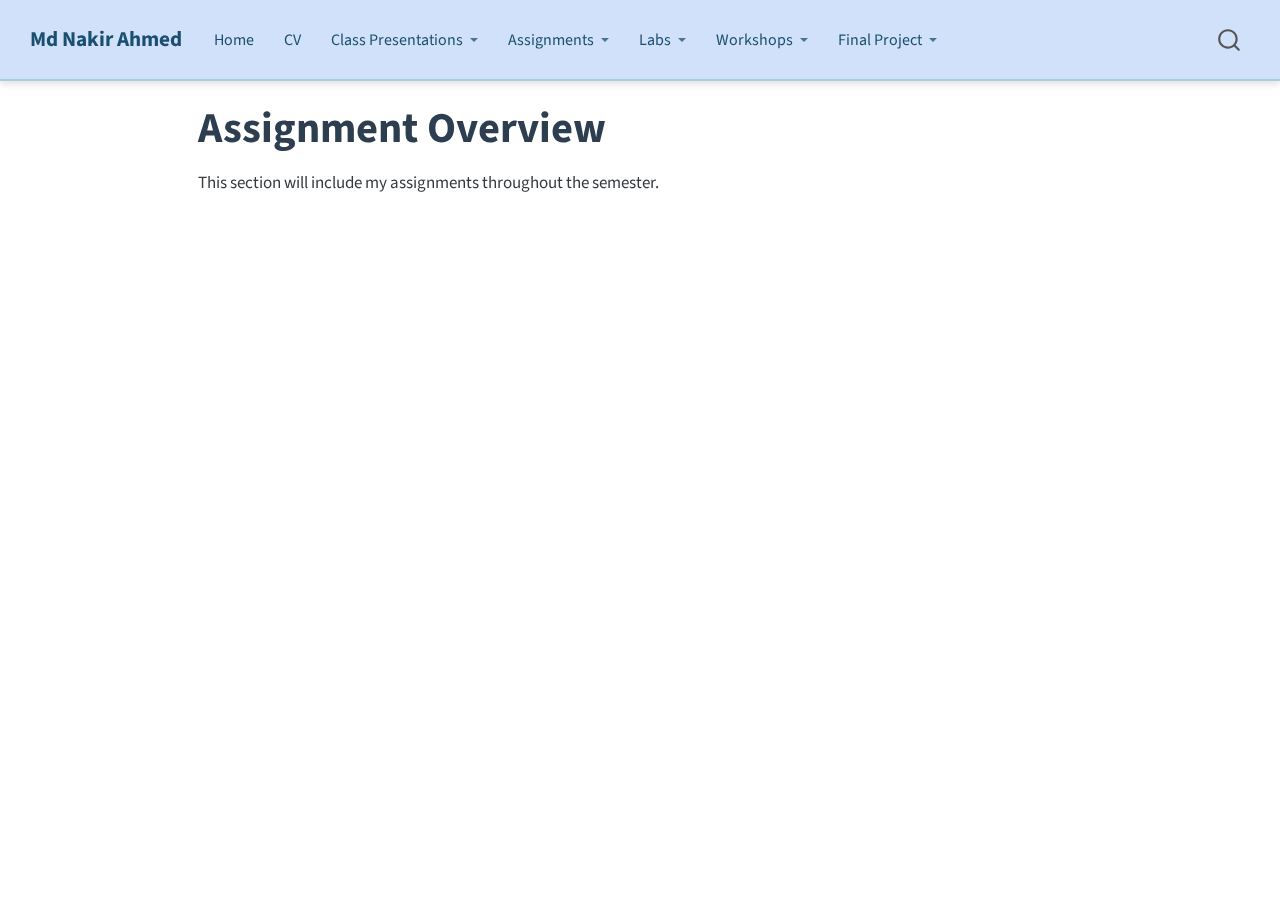
<file: assignments.html>
<!DOCTYPE html>
<html xmlns="http://www.w3.org/1999/xhtml" lang="en" xml:lang="en"><head>

<meta charset="utf-8">
<meta name="generator" content="quarto-1.6.40">

<meta name="viewport" content="width=device-width, initial-scale=1.0, user-scalable=yes">


<title>Assignment Overview – Md Nakir Ahmed</title>
<style>
code{white-space: pre-wrap;}
span.smallcaps{font-variant: small-caps;}
div.columns{display: flex; gap: min(4vw, 1.5em);}
div.column{flex: auto; overflow-x: auto;}
div.hanging-indent{margin-left: 1.5em; text-indent: -1.5em;}
ul.task-list{list-style: none;}
ul.task-list li input[type="checkbox"] {
  width: 0.8em;
  margin: 0 0.8em 0.2em -1em; /* quarto-specific, see https://github.com/quarto-dev/quarto-cli/issues/4556 */ 
  vertical-align: middle;
}
</style>


<script src="site_libs/quarto-nav/quarto-nav.js"></script>
<script src="site_libs/quarto-nav/headroom.min.js"></script>
<script src="site_libs/clipboard/clipboard.min.js"></script>
<script src="site_libs/quarto-search/autocomplete.umd.js"></script>
<script src="site_libs/quarto-search/fuse.min.js"></script>
<script src="site_libs/quarto-search/quarto-search.js"></script>
<meta name="quarto:offset" content="./">
<script src="site_libs/quarto-html/quarto.js"></script>
<script src="site_libs/quarto-html/popper.min.js"></script>
<script src="site_libs/quarto-html/tippy.umd.min.js"></script>
<script src="site_libs/quarto-html/anchor.min.js"></script>
<link href="site_libs/quarto-html/tippy.css" rel="stylesheet">
<link href="site_libs/quarto-html/quarto-syntax-highlighting-549806ee2085284f45b00abea8c6df48.css" rel="stylesheet" id="quarto-text-highlighting-styles">
<script src="site_libs/bootstrap/bootstrap.min.js"></script>
<link href="site_libs/bootstrap/bootstrap-icons.css" rel="stylesheet">
<link href="site_libs/bootstrap/bootstrap-ddd961a2510921635943dfbbd19534c4.min.css" rel="stylesheet" append-hash="true" id="quarto-bootstrap" data-mode="light">
<script id="quarto-search-options" type="application/json">{
  "location": "navbar",
  "copy-button": false,
  "collapse-after": 3,
  "panel-placement": "end",
  "type": "overlay",
  "limit": 50,
  "keyboard-shortcut": [
    "f",
    "/",
    "s"
  ],
  "show-item-context": false,
  "language": {
    "search-no-results-text": "No results",
    "search-matching-documents-text": "matching documents",
    "search-copy-link-title": "Copy link to search",
    "search-hide-matches-text": "Hide additional matches",
    "search-more-match-text": "more match in this document",
    "search-more-matches-text": "more matches in this document",
    "search-clear-button-title": "Clear",
    "search-text-placeholder": "",
    "search-detached-cancel-button-title": "Cancel",
    "search-submit-button-title": "Submit",
    "search-label": "Search"
  }
}</script>


<link rel="stylesheet" href="styles.css">
</head>

<body class="nav-fixed">

<div id="quarto-search-results"></div>
  <header id="quarto-header" class="headroom fixed-top">
    <nav class="navbar navbar-expand-lg " data-bs-theme="dark">
      <div class="navbar-container container-fluid">
      <div class="navbar-brand-container mx-auto">
    <a class="navbar-brand" href="./index.html">
    <span class="navbar-title">Md Nakir Ahmed</span>
    </a>
  </div>
            <div id="quarto-search" class="" title="Search"></div>
          <button class="navbar-toggler" type="button" data-bs-toggle="collapse" data-bs-target="#navbarCollapse" aria-controls="navbarCollapse" role="menu" aria-expanded="false" aria-label="Toggle navigation" onclick="if (window.quartoToggleHeadroom) { window.quartoToggleHeadroom(); }">
  <span class="navbar-toggler-icon"></span>
</button>
          <div class="collapse navbar-collapse" id="navbarCollapse">
            <ul class="navbar-nav navbar-nav-scroll me-auto">
  <li class="nav-item">
    <a class="nav-link" href="./index.html"> 
<span class="menu-text">Home</span></a>
  </li>  
  <li class="nav-item">
    <a class="nav-link" href="./cv.pdf"> 
<span class="menu-text">CV</span></a>
  </li>  
  <li class="nav-item dropdown ">
    <a class="nav-link dropdown-toggle" href="#" id="nav-menu-class-presentations" role="link" data-bs-toggle="dropdown" aria-expanded="false">
 <span class="menu-text">Class Presentations</span>
    </a>
    <ul class="dropdown-menu" aria-labelledby="nav-menu-class-presentations">    
        <li>
    <a class="dropdown-item" href="./class_presentations.html">
 <span class="dropdown-text">Overview</span></a>
  </li>  
    </ul>
  </li>
  <li class="nav-item dropdown ">
    <a class="nav-link dropdown-toggle" href="#" id="nav-menu-assignments" role="link" data-bs-toggle="dropdown" aria-expanded="false">
 <span class="menu-text">Assignments</span>
    </a>
    <ul class="dropdown-menu" aria-labelledby="nav-menu-assignments">    
        <li>
    <a class="dropdown-item" href="./assignments.html">
 <span class="dropdown-text">Overview</span></a>
  </li>  
    </ul>
  </li>
  <li class="nav-item dropdown ">
    <a class="nav-link dropdown-toggle" href="#" id="nav-menu-labs" role="link" data-bs-toggle="dropdown" aria-expanded="false">
 <span class="menu-text">Labs</span>
    </a>
    <ul class="dropdown-menu" aria-labelledby="nav-menu-labs">    
        <li>
    <a class="dropdown-item" href="./labs.html">
 <span class="dropdown-text">Overview</span></a>
  </li>  
        <li>
    <a class="dropdown-item" href="./Lab01.html">
 <span class="dropdown-text">Lab 01</span></a>
  </li>  
    </ul>
  </li>
  <li class="nav-item dropdown ">
    <a class="nav-link dropdown-toggle" href="#" id="nav-menu-workshops" role="link" data-bs-toggle="dropdown" aria-expanded="false">
 <span class="menu-text">Workshops</span>
    </a>
    <ul class="dropdown-menu" aria-labelledby="nav-menu-workshops">    
        <li>
    <a class="dropdown-item" href="./workshops.html">
 <span class="dropdown-text">Overview</span></a>
  </li>  
    </ul>
  </li>
  <li class="nav-item dropdown ">
    <a class="nav-link dropdown-toggle" href="#" id="nav-menu-final-project" role="link" data-bs-toggle="dropdown" aria-expanded="false">
 <span class="menu-text">Final Project</span>
    </a>
    <ul class="dropdown-menu" aria-labelledby="nav-menu-final-project">    
        <li>
    <a class="dropdown-item" href="./final_project.html">
 <span class="dropdown-text">Overview</span></a>
  </li>  
    </ul>
  </li>
</ul>
          </div> <!-- /navcollapse -->
            <div class="quarto-navbar-tools">
</div>
      </div> <!-- /container-fluid -->
    </nav>
</header>
<!-- content -->
<div id="quarto-content" class="quarto-container page-columns page-rows-contents page-layout-article page-navbar">
<!-- sidebar -->
<!-- margin-sidebar -->
    <div id="quarto-margin-sidebar" class="sidebar margin-sidebar zindex-bottom">
        
    </div>
<!-- main -->
<main class="content" id="quarto-document-content">

<header id="title-block-header" class="quarto-title-block default">
<div class="quarto-title">
<h1 class="title">Assignment Overview</h1>
</div>



<div class="quarto-title-meta">

    
  
    
  </div>
  


</header>


<p>This section will include my assignments throughout the semester.</p>



</main> <!-- /main -->
<script id="quarto-html-after-body" type="application/javascript">
window.document.addEventListener("DOMContentLoaded", function (event) {
  const toggleBodyColorMode = (bsSheetEl) => {
    const mode = bsSheetEl.getAttribute("data-mode");
    const bodyEl = window.document.querySelector("body");
    if (mode === "dark") {
      bodyEl.classList.add("quarto-dark");
      bodyEl.classList.remove("quarto-light");
    } else {
      bodyEl.classList.add("quarto-light");
      bodyEl.classList.remove("quarto-dark");
    }
  }
  const toggleBodyColorPrimary = () => {
    const bsSheetEl = window.document.querySelector("link#quarto-bootstrap");
    if (bsSheetEl) {
      toggleBodyColorMode(bsSheetEl);
    }
  }
  toggleBodyColorPrimary();  
  const icon = "";
  const anchorJS = new window.AnchorJS();
  anchorJS.options = {
    placement: 'right',
    icon: icon
  };
  anchorJS.add('.anchored');
  const isCodeAnnotation = (el) => {
    for (const clz of el.classList) {
      if (clz.startsWith('code-annotation-')) {                     
        return true;
      }
    }
    return false;
  }
  const onCopySuccess = function(e) {
    // button target
    const button = e.trigger;
    // don't keep focus
    button.blur();
    // flash "checked"
    button.classList.add('code-copy-button-checked');
    var currentTitle = button.getAttribute("title");
    button.setAttribute("title", "Copied!");
    let tooltip;
    if (window.bootstrap) {
      button.setAttribute("data-bs-toggle", "tooltip");
      button.setAttribute("data-bs-placement", "left");
      button.setAttribute("data-bs-title", "Copied!");
      tooltip = new bootstrap.Tooltip(button, 
        { trigger: "manual", 
          customClass: "code-copy-button-tooltip",
          offset: [0, -8]});
      tooltip.show();    
    }
    setTimeout(function() {
      if (tooltip) {
        tooltip.hide();
        button.removeAttribute("data-bs-title");
        button.removeAttribute("data-bs-toggle");
        button.removeAttribute("data-bs-placement");
      }
      button.setAttribute("title", currentTitle);
      button.classList.remove('code-copy-button-checked');
    }, 1000);
    // clear code selection
    e.clearSelection();
  }
  const getTextToCopy = function(trigger) {
      const codeEl = trigger.previousElementSibling.cloneNode(true);
      for (const childEl of codeEl.children) {
        if (isCodeAnnotation(childEl)) {
          childEl.remove();
        }
      }
      return codeEl.innerText;
  }
  const clipboard = new window.ClipboardJS('.code-copy-button:not([data-in-quarto-modal])', {
    text: getTextToCopy
  });
  clipboard.on('success', onCopySuccess);
  if (window.document.getElementById('quarto-embedded-source-code-modal')) {
    const clipboardModal = new window.ClipboardJS('.code-copy-button[data-in-quarto-modal]', {
      text: getTextToCopy,
      container: window.document.getElementById('quarto-embedded-source-code-modal')
    });
    clipboardModal.on('success', onCopySuccess);
  }
    var localhostRegex = new RegExp(/^(?:http|https):\/\/localhost\:?[0-9]*\//);
    var mailtoRegex = new RegExp(/^mailto:/);
      var filterRegex = new RegExp('/' + window.location.host + '/');
    var isInternal = (href) => {
        return filterRegex.test(href) || localhostRegex.test(href) || mailtoRegex.test(href);
    }
    // Inspect non-navigation links and adorn them if external
 	var links = window.document.querySelectorAll('a[href]:not(.nav-link):not(.navbar-brand):not(.toc-action):not(.sidebar-link):not(.sidebar-item-toggle):not(.pagination-link):not(.no-external):not([aria-hidden]):not(.dropdown-item):not(.quarto-navigation-tool):not(.about-link)');
    for (var i=0; i<links.length; i++) {
      const link = links[i];
      if (!isInternal(link.href)) {
        // undo the damage that might have been done by quarto-nav.js in the case of
        // links that we want to consider external
        if (link.dataset.originalHref !== undefined) {
          link.href = link.dataset.originalHref;
        }
      }
    }
  function tippyHover(el, contentFn, onTriggerFn, onUntriggerFn) {
    const config = {
      allowHTML: true,
      maxWidth: 500,
      delay: 100,
      arrow: false,
      appendTo: function(el) {
          return el.parentElement;
      },
      interactive: true,
      interactiveBorder: 10,
      theme: 'quarto',
      placement: 'bottom-start',
    };
    if (contentFn) {
      config.content = contentFn;
    }
    if (onTriggerFn) {
      config.onTrigger = onTriggerFn;
    }
    if (onUntriggerFn) {
      config.onUntrigger = onUntriggerFn;
    }
    window.tippy(el, config); 
  }
  const noterefs = window.document.querySelectorAll('a[role="doc-noteref"]');
  for (var i=0; i<noterefs.length; i++) {
    const ref = noterefs[i];
    tippyHover(ref, function() {
      // use id or data attribute instead here
      let href = ref.getAttribute('data-footnote-href') || ref.getAttribute('href');
      try { href = new URL(href).hash; } catch {}
      const id = href.replace(/^#\/?/, "");
      const note = window.document.getElementById(id);
      if (note) {
        return note.innerHTML;
      } else {
        return "";
      }
    });
  }
  const xrefs = window.document.querySelectorAll('a.quarto-xref');
  const processXRef = (id, note) => {
    // Strip column container classes
    const stripColumnClz = (el) => {
      el.classList.remove("page-full", "page-columns");
      if (el.children) {
        for (const child of el.children) {
          stripColumnClz(child);
        }
      }
    }
    stripColumnClz(note)
    if (id === null || id.startsWith('sec-')) {
      // Special case sections, only their first couple elements
      const container = document.createElement("div");
      if (note.children && note.children.length > 2) {
        container.appendChild(note.children[0].cloneNode(true));
        for (let i = 1; i < note.children.length; i++) {
          const child = note.children[i];
          if (child.tagName === "P" && child.innerText === "") {
            continue;
          } else {
            container.appendChild(child.cloneNode(true));
            break;
          }
        }
        if (window.Quarto?.typesetMath) {
          window.Quarto.typesetMath(container);
        }
        return container.innerHTML
      } else {
        if (window.Quarto?.typesetMath) {
          window.Quarto.typesetMath(note);
        }
        return note.innerHTML;
      }
    } else {
      // Remove any anchor links if they are present
      const anchorLink = note.querySelector('a.anchorjs-link');
      if (anchorLink) {
        anchorLink.remove();
      }
      if (window.Quarto?.typesetMath) {
        window.Quarto.typesetMath(note);
      }
      if (note.classList.contains("callout")) {
        return note.outerHTML;
      } else {
        return note.innerHTML;
      }
    }
  }
  for (var i=0; i<xrefs.length; i++) {
    const xref = xrefs[i];
    tippyHover(xref, undefined, function(instance) {
      instance.disable();
      let url = xref.getAttribute('href');
      let hash = undefined; 
      if (url.startsWith('#')) {
        hash = url;
      } else {
        try { hash = new URL(url).hash; } catch {}
      }
      if (hash) {
        const id = hash.replace(/^#\/?/, "");
        const note = window.document.getElementById(id);
        if (note !== null) {
          try {
            const html = processXRef(id, note.cloneNode(true));
            instance.setContent(html);
          } finally {
            instance.enable();
            instance.show();
          }
        } else {
          // See if we can fetch this
          fetch(url.split('#')[0])
          .then(res => res.text())
          .then(html => {
            const parser = new DOMParser();
            const htmlDoc = parser.parseFromString(html, "text/html");
            const note = htmlDoc.getElementById(id);
            if (note !== null) {
              const html = processXRef(id, note);
              instance.setContent(html);
            } 
          }).finally(() => {
            instance.enable();
            instance.show();
          });
        }
      } else {
        // See if we can fetch a full url (with no hash to target)
        // This is a special case and we should probably do some content thinning / targeting
        fetch(url)
        .then(res => res.text())
        .then(html => {
          const parser = new DOMParser();
          const htmlDoc = parser.parseFromString(html, "text/html");
          const note = htmlDoc.querySelector('main.content');
          if (note !== null) {
            // This should only happen for chapter cross references
            // (since there is no id in the URL)
            // remove the first header
            if (note.children.length > 0 && note.children[0].tagName === "HEADER") {
              note.children[0].remove();
            }
            const html = processXRef(null, note);
            instance.setContent(html);
          } 
        }).finally(() => {
          instance.enable();
          instance.show();
        });
      }
    }, function(instance) {
    });
  }
      let selectedAnnoteEl;
      const selectorForAnnotation = ( cell, annotation) => {
        let cellAttr = 'data-code-cell="' + cell + '"';
        let lineAttr = 'data-code-annotation="' +  annotation + '"';
        const selector = 'span[' + cellAttr + '][' + lineAttr + ']';
        return selector;
      }
      const selectCodeLines = (annoteEl) => {
        const doc = window.document;
        const targetCell = annoteEl.getAttribute("data-target-cell");
        const targetAnnotation = annoteEl.getAttribute("data-target-annotation");
        const annoteSpan = window.document.querySelector(selectorForAnnotation(targetCell, targetAnnotation));
        const lines = annoteSpan.getAttribute("data-code-lines").split(",");
        const lineIds = lines.map((line) => {
          return targetCell + "-" + line;
        })
        let top = null;
        let height = null;
        let parent = null;
        if (lineIds.length > 0) {
            //compute the position of the single el (top and bottom and make a div)
            const el = window.document.getElementById(lineIds[0]);
            top = el.offsetTop;
            height = el.offsetHeight;
            parent = el.parentElement.parentElement;
          if (lineIds.length > 1) {
            const lastEl = window.document.getElementById(lineIds[lineIds.length - 1]);
            const bottom = lastEl.offsetTop + lastEl.offsetHeight;
            height = bottom - top;
          }
          if (top !== null && height !== null && parent !== null) {
            // cook up a div (if necessary) and position it 
            let div = window.document.getElementById("code-annotation-line-highlight");
            if (div === null) {
              div = window.document.createElement("div");
              div.setAttribute("id", "code-annotation-line-highlight");
              div.style.position = 'absolute';
              parent.appendChild(div);
            }
            div.style.top = top - 2 + "px";
            div.style.height = height + 4 + "px";
            div.style.left = 0;
            let gutterDiv = window.document.getElementById("code-annotation-line-highlight-gutter");
            if (gutterDiv === null) {
              gutterDiv = window.document.createElement("div");
              gutterDiv.setAttribute("id", "code-annotation-line-highlight-gutter");
              gutterDiv.style.position = 'absolute';
              const codeCell = window.document.getElementById(targetCell);
              const gutter = codeCell.querySelector('.code-annotation-gutter');
              gutter.appendChild(gutterDiv);
            }
            gutterDiv.style.top = top - 2 + "px";
            gutterDiv.style.height = height + 4 + "px";
          }
          selectedAnnoteEl = annoteEl;
        }
      };
      const unselectCodeLines = () => {
        const elementsIds = ["code-annotation-line-highlight", "code-annotation-line-highlight-gutter"];
        elementsIds.forEach((elId) => {
          const div = window.document.getElementById(elId);
          if (div) {
            div.remove();
          }
        });
        selectedAnnoteEl = undefined;
      };
        // Handle positioning of the toggle
    window.addEventListener(
      "resize",
      throttle(() => {
        elRect = undefined;
        if (selectedAnnoteEl) {
          selectCodeLines(selectedAnnoteEl);
        }
      }, 10)
    );
    function throttle(fn, ms) {
    let throttle = false;
    let timer;
      return (...args) => {
        if(!throttle) { // first call gets through
            fn.apply(this, args);
            throttle = true;
        } else { // all the others get throttled
            if(timer) clearTimeout(timer); // cancel #2
            timer = setTimeout(() => {
              fn.apply(this, args);
              timer = throttle = false;
            }, ms);
        }
      };
    }
      // Attach click handler to the DT
      const annoteDls = window.document.querySelectorAll('dt[data-target-cell]');
      for (const annoteDlNode of annoteDls) {
        annoteDlNode.addEventListener('click', (event) => {
          const clickedEl = event.target;
          if (clickedEl !== selectedAnnoteEl) {
            unselectCodeLines();
            const activeEl = window.document.querySelector('dt[data-target-cell].code-annotation-active');
            if (activeEl) {
              activeEl.classList.remove('code-annotation-active');
            }
            selectCodeLines(clickedEl);
            clickedEl.classList.add('code-annotation-active');
          } else {
            // Unselect the line
            unselectCodeLines();
            clickedEl.classList.remove('code-annotation-active');
          }
        });
      }
  const findCites = (el) => {
    const parentEl = el.parentElement;
    if (parentEl) {
      const cites = parentEl.dataset.cites;
      if (cites) {
        return {
          el,
          cites: cites.split(' ')
        };
      } else {
        return findCites(el.parentElement)
      }
    } else {
      return undefined;
    }
  };
  var bibliorefs = window.document.querySelectorAll('a[role="doc-biblioref"]');
  for (var i=0; i<bibliorefs.length; i++) {
    const ref = bibliorefs[i];
    const citeInfo = findCites(ref);
    if (citeInfo) {
      tippyHover(citeInfo.el, function() {
        var popup = window.document.createElement('div');
        citeInfo.cites.forEach(function(cite) {
          var citeDiv = window.document.createElement('div');
          citeDiv.classList.add('hanging-indent');
          citeDiv.classList.add('csl-entry');
          var biblioDiv = window.document.getElementById('ref-' + cite);
          if (biblioDiv) {
            citeDiv.innerHTML = biblioDiv.innerHTML;
          }
          popup.appendChild(citeDiv);
        });
        return popup.innerHTML;
      });
    }
  }
});
</script>
</div> <!-- /content -->




</body></html>
</file>
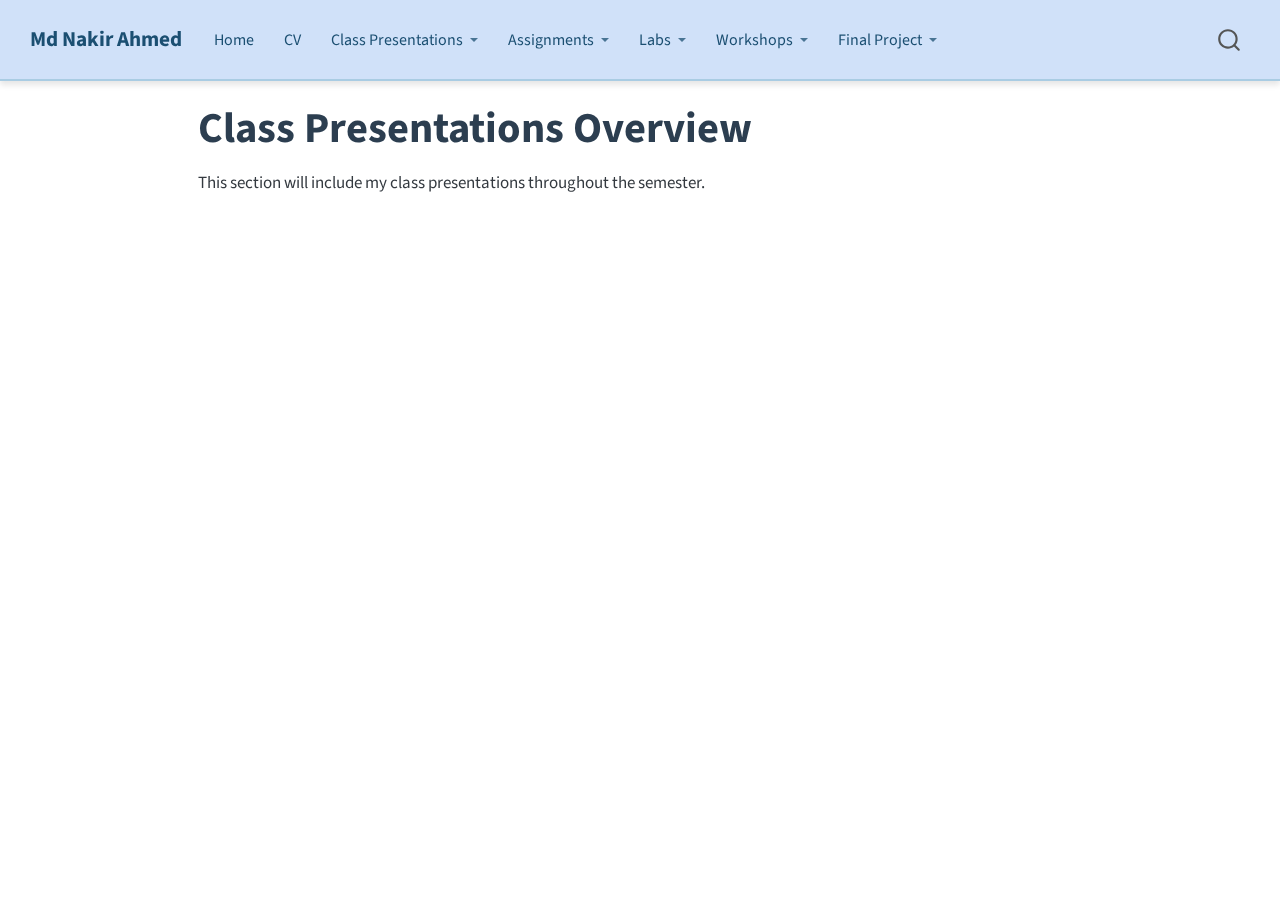
<file: class_presentations.html>
<!DOCTYPE html>
<html xmlns="http://www.w3.org/1999/xhtml" lang="en" xml:lang="en"><head>

<meta charset="utf-8">
<meta name="generator" content="quarto-1.6.40">

<meta name="viewport" content="width=device-width, initial-scale=1.0, user-scalable=yes">


<title>Class Presentations Overview – Md Nakir Ahmed</title>
<style>
code{white-space: pre-wrap;}
span.smallcaps{font-variant: small-caps;}
div.columns{display: flex; gap: min(4vw, 1.5em);}
div.column{flex: auto; overflow-x: auto;}
div.hanging-indent{margin-left: 1.5em; text-indent: -1.5em;}
ul.task-list{list-style: none;}
ul.task-list li input[type="checkbox"] {
  width: 0.8em;
  margin: 0 0.8em 0.2em -1em; /* quarto-specific, see https://github.com/quarto-dev/quarto-cli/issues/4556 */ 
  vertical-align: middle;
}
</style>


<script src="site_libs/quarto-nav/quarto-nav.js"></script>
<script src="site_libs/quarto-nav/headroom.min.js"></script>
<script src="site_libs/clipboard/clipboard.min.js"></script>
<script src="site_libs/quarto-search/autocomplete.umd.js"></script>
<script src="site_libs/quarto-search/fuse.min.js"></script>
<script src="site_libs/quarto-search/quarto-search.js"></script>
<meta name="quarto:offset" content="./">
<script src="site_libs/quarto-html/quarto.js"></script>
<script src="site_libs/quarto-html/popper.min.js"></script>
<script src="site_libs/quarto-html/tippy.umd.min.js"></script>
<script src="site_libs/quarto-html/anchor.min.js"></script>
<link href="site_libs/quarto-html/tippy.css" rel="stylesheet">
<link href="site_libs/quarto-html/quarto-syntax-highlighting-549806ee2085284f45b00abea8c6df48.css" rel="stylesheet" id="quarto-text-highlighting-styles">
<script src="site_libs/bootstrap/bootstrap.min.js"></script>
<link href="site_libs/bootstrap/bootstrap-icons.css" rel="stylesheet">
<link href="site_libs/bootstrap/bootstrap-ddd961a2510921635943dfbbd19534c4.min.css" rel="stylesheet" append-hash="true" id="quarto-bootstrap" data-mode="light">
<script id="quarto-search-options" type="application/json">{
  "location": "navbar",
  "copy-button": false,
  "collapse-after": 3,
  "panel-placement": "end",
  "type": "overlay",
  "limit": 50,
  "keyboard-shortcut": [
    "f",
    "/",
    "s"
  ],
  "show-item-context": false,
  "language": {
    "search-no-results-text": "No results",
    "search-matching-documents-text": "matching documents",
    "search-copy-link-title": "Copy link to search",
    "search-hide-matches-text": "Hide additional matches",
    "search-more-match-text": "more match in this document",
    "search-more-matches-text": "more matches in this document",
    "search-clear-button-title": "Clear",
    "search-text-placeholder": "",
    "search-detached-cancel-button-title": "Cancel",
    "search-submit-button-title": "Submit",
    "search-label": "Search"
  }
}</script>


<link rel="stylesheet" href="styles.css">
</head>

<body class="nav-fixed">

<div id="quarto-search-results"></div>
  <header id="quarto-header" class="headroom fixed-top">
    <nav class="navbar navbar-expand-lg " data-bs-theme="dark">
      <div class="navbar-container container-fluid">
      <div class="navbar-brand-container mx-auto">
    <a class="navbar-brand" href="./index.html">
    <span class="navbar-title">Md Nakir Ahmed</span>
    </a>
  </div>
            <div id="quarto-search" class="" title="Search"></div>
          <button class="navbar-toggler" type="button" data-bs-toggle="collapse" data-bs-target="#navbarCollapse" aria-controls="navbarCollapse" role="menu" aria-expanded="false" aria-label="Toggle navigation" onclick="if (window.quartoToggleHeadroom) { window.quartoToggleHeadroom(); }">
  <span class="navbar-toggler-icon"></span>
</button>
          <div class="collapse navbar-collapse" id="navbarCollapse">
            <ul class="navbar-nav navbar-nav-scroll me-auto">
  <li class="nav-item">
    <a class="nav-link" href="./index.html"> 
<span class="menu-text">Home</span></a>
  </li>  
  <li class="nav-item">
    <a class="nav-link" href="./cv.pdf"> 
<span class="menu-text">CV</span></a>
  </li>  
  <li class="nav-item dropdown ">
    <a class="nav-link dropdown-toggle" href="#" id="nav-menu-class-presentations" role="link" data-bs-toggle="dropdown" aria-expanded="false">
 <span class="menu-text">Class Presentations</span>
    </a>
    <ul class="dropdown-menu" aria-labelledby="nav-menu-class-presentations">    
        <li>
    <a class="dropdown-item" href="./class_presentations.html">
 <span class="dropdown-text">Overview</span></a>
  </li>  
    </ul>
  </li>
  <li class="nav-item dropdown ">
    <a class="nav-link dropdown-toggle" href="#" id="nav-menu-assignments" role="link" data-bs-toggle="dropdown" aria-expanded="false">
 <span class="menu-text">Assignments</span>
    </a>
    <ul class="dropdown-menu" aria-labelledby="nav-menu-assignments">    
        <li>
    <a class="dropdown-item" href="./assignments.html">
 <span class="dropdown-text">Overview</span></a>
  </li>  
    </ul>
  </li>
  <li class="nav-item dropdown ">
    <a class="nav-link dropdown-toggle" href="#" id="nav-menu-labs" role="link" data-bs-toggle="dropdown" aria-expanded="false">
 <span class="menu-text">Labs</span>
    </a>
    <ul class="dropdown-menu" aria-labelledby="nav-menu-labs">    
        <li>
    <a class="dropdown-item" href="./labs.html">
 <span class="dropdown-text">Overview</span></a>
  </li>  
        <li>
    <a class="dropdown-item" href="./Lab01.html">
 <span class="dropdown-text">Lab 01</span></a>
  </li>  
    </ul>
  </li>
  <li class="nav-item dropdown ">
    <a class="nav-link dropdown-toggle" href="#" id="nav-menu-workshops" role="link" data-bs-toggle="dropdown" aria-expanded="false">
 <span class="menu-text">Workshops</span>
    </a>
    <ul class="dropdown-menu" aria-labelledby="nav-menu-workshops">    
        <li>
    <a class="dropdown-item" href="./workshops.html">
 <span class="dropdown-text">Overview</span></a>
  </li>  
    </ul>
  </li>
  <li class="nav-item dropdown ">
    <a class="nav-link dropdown-toggle" href="#" id="nav-menu-final-project" role="link" data-bs-toggle="dropdown" aria-expanded="false">
 <span class="menu-text">Final Project</span>
    </a>
    <ul class="dropdown-menu" aria-labelledby="nav-menu-final-project">    
        <li>
    <a class="dropdown-item" href="./final_project.html">
 <span class="dropdown-text">Overview</span></a>
  </li>  
    </ul>
  </li>
</ul>
          </div> <!-- /navcollapse -->
            <div class="quarto-navbar-tools">
</div>
      </div> <!-- /container-fluid -->
    </nav>
</header>
<!-- content -->
<div id="quarto-content" class="quarto-container page-columns page-rows-contents page-layout-article page-navbar">
<!-- sidebar -->
<!-- margin-sidebar -->
    <div id="quarto-margin-sidebar" class="sidebar margin-sidebar zindex-bottom">
        
    </div>
<!-- main -->
<main class="content" id="quarto-document-content">

<header id="title-block-header" class="quarto-title-block default">
<div class="quarto-title">
<h1 class="title">Class Presentations Overview</h1>
</div>



<div class="quarto-title-meta">

    
  
    
  </div>
  


</header>


<p>This section will include my class presentations throughout the semester.</p>



</main> <!-- /main -->
<script id="quarto-html-after-body" type="application/javascript">
window.document.addEventListener("DOMContentLoaded", function (event) {
  const toggleBodyColorMode = (bsSheetEl) => {
    const mode = bsSheetEl.getAttribute("data-mode");
    const bodyEl = window.document.querySelector("body");
    if (mode === "dark") {
      bodyEl.classList.add("quarto-dark");
      bodyEl.classList.remove("quarto-light");
    } else {
      bodyEl.classList.add("quarto-light");
      bodyEl.classList.remove("quarto-dark");
    }
  }
  const toggleBodyColorPrimary = () => {
    const bsSheetEl = window.document.querySelector("link#quarto-bootstrap");
    if (bsSheetEl) {
      toggleBodyColorMode(bsSheetEl);
    }
  }
  toggleBodyColorPrimary();  
  const icon = "";
  const anchorJS = new window.AnchorJS();
  anchorJS.options = {
    placement: 'right',
    icon: icon
  };
  anchorJS.add('.anchored');
  const isCodeAnnotation = (el) => {
    for (const clz of el.classList) {
      if (clz.startsWith('code-annotation-')) {                     
        return true;
      }
    }
    return false;
  }
  const onCopySuccess = function(e) {
    // button target
    const button = e.trigger;
    // don't keep focus
    button.blur();
    // flash "checked"
    button.classList.add('code-copy-button-checked');
    var currentTitle = button.getAttribute("title");
    button.setAttribute("title", "Copied!");
    let tooltip;
    if (window.bootstrap) {
      button.setAttribute("data-bs-toggle", "tooltip");
      button.setAttribute("data-bs-placement", "left");
      button.setAttribute("data-bs-title", "Copied!");
      tooltip = new bootstrap.Tooltip(button, 
        { trigger: "manual", 
          customClass: "code-copy-button-tooltip",
          offset: [0, -8]});
      tooltip.show();    
    }
    setTimeout(function() {
      if (tooltip) {
        tooltip.hide();
        button.removeAttribute("data-bs-title");
        button.removeAttribute("data-bs-toggle");
        button.removeAttribute("data-bs-placement");
      }
      button.setAttribute("title", currentTitle);
      button.classList.remove('code-copy-button-checked');
    }, 1000);
    // clear code selection
    e.clearSelection();
  }
  const getTextToCopy = function(trigger) {
      const codeEl = trigger.previousElementSibling.cloneNode(true);
      for (const childEl of codeEl.children) {
        if (isCodeAnnotation(childEl)) {
          childEl.remove();
        }
      }
      return codeEl.innerText;
  }
  const clipboard = new window.ClipboardJS('.code-copy-button:not([data-in-quarto-modal])', {
    text: getTextToCopy
  });
  clipboard.on('success', onCopySuccess);
  if (window.document.getElementById('quarto-embedded-source-code-modal')) {
    const clipboardModal = new window.ClipboardJS('.code-copy-button[data-in-quarto-modal]', {
      text: getTextToCopy,
      container: window.document.getElementById('quarto-embedded-source-code-modal')
    });
    clipboardModal.on('success', onCopySuccess);
  }
    var localhostRegex = new RegExp(/^(?:http|https):\/\/localhost\:?[0-9]*\//);
    var mailtoRegex = new RegExp(/^mailto:/);
      var filterRegex = new RegExp('/' + window.location.host + '/');
    var isInternal = (href) => {
        return filterRegex.test(href) || localhostRegex.test(href) || mailtoRegex.test(href);
    }
    // Inspect non-navigation links and adorn them if external
 	var links = window.document.querySelectorAll('a[href]:not(.nav-link):not(.navbar-brand):not(.toc-action):not(.sidebar-link):not(.sidebar-item-toggle):not(.pagination-link):not(.no-external):not([aria-hidden]):not(.dropdown-item):not(.quarto-navigation-tool):not(.about-link)');
    for (var i=0; i<links.length; i++) {
      const link = links[i];
      if (!isInternal(link.href)) {
        // undo the damage that might have been done by quarto-nav.js in the case of
        // links that we want to consider external
        if (link.dataset.originalHref !== undefined) {
          link.href = link.dataset.originalHref;
        }
      }
    }
  function tippyHover(el, contentFn, onTriggerFn, onUntriggerFn) {
    const config = {
      allowHTML: true,
      maxWidth: 500,
      delay: 100,
      arrow: false,
      appendTo: function(el) {
          return el.parentElement;
      },
      interactive: true,
      interactiveBorder: 10,
      theme: 'quarto',
      placement: 'bottom-start',
    };
    if (contentFn) {
      config.content = contentFn;
    }
    if (onTriggerFn) {
      config.onTrigger = onTriggerFn;
    }
    if (onUntriggerFn) {
      config.onUntrigger = onUntriggerFn;
    }
    window.tippy(el, config); 
  }
  const noterefs = window.document.querySelectorAll('a[role="doc-noteref"]');
  for (var i=0; i<noterefs.length; i++) {
    const ref = noterefs[i];
    tippyHover(ref, function() {
      // use id or data attribute instead here
      let href = ref.getAttribute('data-footnote-href') || ref.getAttribute('href');
      try { href = new URL(href).hash; } catch {}
      const id = href.replace(/^#\/?/, "");
      const note = window.document.getElementById(id);
      if (note) {
        return note.innerHTML;
      } else {
        return "";
      }
    });
  }
  const xrefs = window.document.querySelectorAll('a.quarto-xref');
  const processXRef = (id, note) => {
    // Strip column container classes
    const stripColumnClz = (el) => {
      el.classList.remove("page-full", "page-columns");
      if (el.children) {
        for (const child of el.children) {
          stripColumnClz(child);
        }
      }
    }
    stripColumnClz(note)
    if (id === null || id.startsWith('sec-')) {
      // Special case sections, only their first couple elements
      const container = document.createElement("div");
      if (note.children && note.children.length > 2) {
        container.appendChild(note.children[0].cloneNode(true));
        for (let i = 1; i < note.children.length; i++) {
          const child = note.children[i];
          if (child.tagName === "P" && child.innerText === "") {
            continue;
          } else {
            container.appendChild(child.cloneNode(true));
            break;
          }
        }
        if (window.Quarto?.typesetMath) {
          window.Quarto.typesetMath(container);
        }
        return container.innerHTML
      } else {
        if (window.Quarto?.typesetMath) {
          window.Quarto.typesetMath(note);
        }
        return note.innerHTML;
      }
    } else {
      // Remove any anchor links if they are present
      const anchorLink = note.querySelector('a.anchorjs-link');
      if (anchorLink) {
        anchorLink.remove();
      }
      if (window.Quarto?.typesetMath) {
        window.Quarto.typesetMath(note);
      }
      if (note.classList.contains("callout")) {
        return note.outerHTML;
      } else {
        return note.innerHTML;
      }
    }
  }
  for (var i=0; i<xrefs.length; i++) {
    const xref = xrefs[i];
    tippyHover(xref, undefined, function(instance) {
      instance.disable();
      let url = xref.getAttribute('href');
      let hash = undefined; 
      if (url.startsWith('#')) {
        hash = url;
      } else {
        try { hash = new URL(url).hash; } catch {}
      }
      if (hash) {
        const id = hash.replace(/^#\/?/, "");
        const note = window.document.getElementById(id);
        if (note !== null) {
          try {
            const html = processXRef(id, note.cloneNode(true));
            instance.setContent(html);
          } finally {
            instance.enable();
            instance.show();
          }
        } else {
          // See if we can fetch this
          fetch(url.split('#')[0])
          .then(res => res.text())
          .then(html => {
            const parser = new DOMParser();
            const htmlDoc = parser.parseFromString(html, "text/html");
            const note = htmlDoc.getElementById(id);
            if (note !== null) {
              const html = processXRef(id, note);
              instance.setContent(html);
            } 
          }).finally(() => {
            instance.enable();
            instance.show();
          });
        }
      } else {
        // See if we can fetch a full url (with no hash to target)
        // This is a special case and we should probably do some content thinning / targeting
        fetch(url)
        .then(res => res.text())
        .then(html => {
          const parser = new DOMParser();
          const htmlDoc = parser.parseFromString(html, "text/html");
          const note = htmlDoc.querySelector('main.content');
          if (note !== null) {
            // This should only happen for chapter cross references
            // (since there is no id in the URL)
            // remove the first header
            if (note.children.length > 0 && note.children[0].tagName === "HEADER") {
              note.children[0].remove();
            }
            const html = processXRef(null, note);
            instance.setContent(html);
          } 
        }).finally(() => {
          instance.enable();
          instance.show();
        });
      }
    }, function(instance) {
    });
  }
      let selectedAnnoteEl;
      const selectorForAnnotation = ( cell, annotation) => {
        let cellAttr = 'data-code-cell="' + cell + '"';
        let lineAttr = 'data-code-annotation="' +  annotation + '"';
        const selector = 'span[' + cellAttr + '][' + lineAttr + ']';
        return selector;
      }
      const selectCodeLines = (annoteEl) => {
        const doc = window.document;
        const targetCell = annoteEl.getAttribute("data-target-cell");
        const targetAnnotation = annoteEl.getAttribute("data-target-annotation");
        const annoteSpan = window.document.querySelector(selectorForAnnotation(targetCell, targetAnnotation));
        const lines = annoteSpan.getAttribute("data-code-lines").split(",");
        const lineIds = lines.map((line) => {
          return targetCell + "-" + line;
        })
        let top = null;
        let height = null;
        let parent = null;
        if (lineIds.length > 0) {
            //compute the position of the single el (top and bottom and make a div)
            const el = window.document.getElementById(lineIds[0]);
            top = el.offsetTop;
            height = el.offsetHeight;
            parent = el.parentElement.parentElement;
          if (lineIds.length > 1) {
            const lastEl = window.document.getElementById(lineIds[lineIds.length - 1]);
            const bottom = lastEl.offsetTop + lastEl.offsetHeight;
            height = bottom - top;
          }
          if (top !== null && height !== null && parent !== null) {
            // cook up a div (if necessary) and position it 
            let div = window.document.getElementById("code-annotation-line-highlight");
            if (div === null) {
              div = window.document.createElement("div");
              div.setAttribute("id", "code-annotation-line-highlight");
              div.style.position = 'absolute';
              parent.appendChild(div);
            }
            div.style.top = top - 2 + "px";
            div.style.height = height + 4 + "px";
            div.style.left = 0;
            let gutterDiv = window.document.getElementById("code-annotation-line-highlight-gutter");
            if (gutterDiv === null) {
              gutterDiv = window.document.createElement("div");
              gutterDiv.setAttribute("id", "code-annotation-line-highlight-gutter");
              gutterDiv.style.position = 'absolute';
              const codeCell = window.document.getElementById(targetCell);
              const gutter = codeCell.querySelector('.code-annotation-gutter');
              gutter.appendChild(gutterDiv);
            }
            gutterDiv.style.top = top - 2 + "px";
            gutterDiv.style.height = height + 4 + "px";
          }
          selectedAnnoteEl = annoteEl;
        }
      };
      const unselectCodeLines = () => {
        const elementsIds = ["code-annotation-line-highlight", "code-annotation-line-highlight-gutter"];
        elementsIds.forEach((elId) => {
          const div = window.document.getElementById(elId);
          if (div) {
            div.remove();
          }
        });
        selectedAnnoteEl = undefined;
      };
        // Handle positioning of the toggle
    window.addEventListener(
      "resize",
      throttle(() => {
        elRect = undefined;
        if (selectedAnnoteEl) {
          selectCodeLines(selectedAnnoteEl);
        }
      }, 10)
    );
    function throttle(fn, ms) {
    let throttle = false;
    let timer;
      return (...args) => {
        if(!throttle) { // first call gets through
            fn.apply(this, args);
            throttle = true;
        } else { // all the others get throttled
            if(timer) clearTimeout(timer); // cancel #2
            timer = setTimeout(() => {
              fn.apply(this, args);
              timer = throttle = false;
            }, ms);
        }
      };
    }
      // Attach click handler to the DT
      const annoteDls = window.document.querySelectorAll('dt[data-target-cell]');
      for (const annoteDlNode of annoteDls) {
        annoteDlNode.addEventListener('click', (event) => {
          const clickedEl = event.target;
          if (clickedEl !== selectedAnnoteEl) {
            unselectCodeLines();
            const activeEl = window.document.querySelector('dt[data-target-cell].code-annotation-active');
            if (activeEl) {
              activeEl.classList.remove('code-annotation-active');
            }
            selectCodeLines(clickedEl);
            clickedEl.classList.add('code-annotation-active');
          } else {
            // Unselect the line
            unselectCodeLines();
            clickedEl.classList.remove('code-annotation-active');
          }
        });
      }
  const findCites = (el) => {
    const parentEl = el.parentElement;
    if (parentEl) {
      const cites = parentEl.dataset.cites;
      if (cites) {
        return {
          el,
          cites: cites.split(' ')
        };
      } else {
        return findCites(el.parentElement)
      }
    } else {
      return undefined;
    }
  };
  var bibliorefs = window.document.querySelectorAll('a[role="doc-biblioref"]');
  for (var i=0; i<bibliorefs.length; i++) {
    const ref = bibliorefs[i];
    const citeInfo = findCites(ref);
    if (citeInfo) {
      tippyHover(citeInfo.el, function() {
        var popup = window.document.createElement('div');
        citeInfo.cites.forEach(function(cite) {
          var citeDiv = window.document.createElement('div');
          citeDiv.classList.add('hanging-indent');
          citeDiv.classList.add('csl-entry');
          var biblioDiv = window.document.getElementById('ref-' + cite);
          if (biblioDiv) {
            citeDiv.innerHTML = biblioDiv.innerHTML;
          }
          popup.appendChild(citeDiv);
        });
        return popup.innerHTML;
      });
    }
  }
});
</script>
</div> <!-- /content -->




</body></html>
</file>
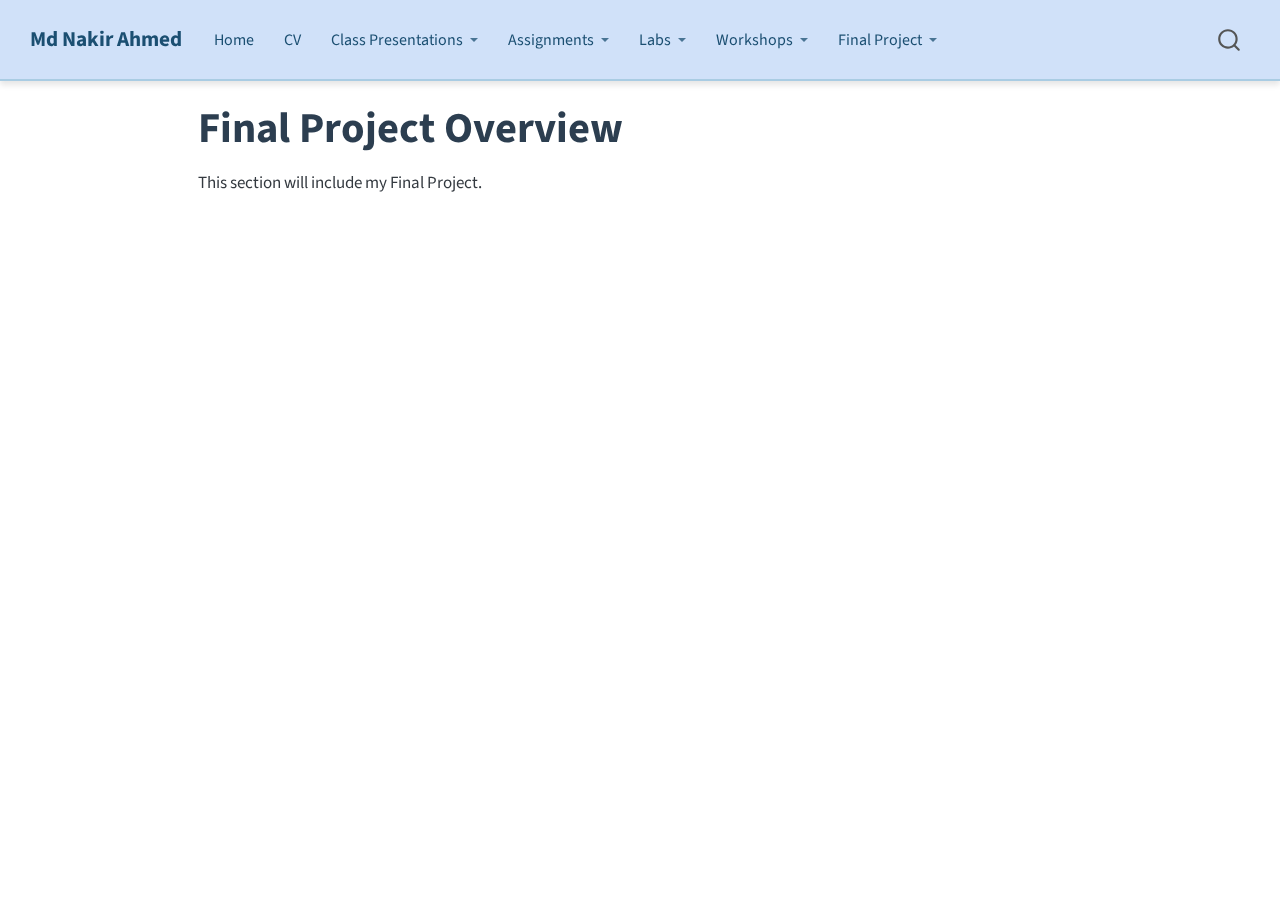
<file: final_project.html>
<!DOCTYPE html>
<html xmlns="http://www.w3.org/1999/xhtml" lang="en" xml:lang="en"><head>

<meta charset="utf-8">
<meta name="generator" content="quarto-1.6.40">

<meta name="viewport" content="width=device-width, initial-scale=1.0, user-scalable=yes">


<title>Final Project Overview – Md Nakir Ahmed</title>
<style>
code{white-space: pre-wrap;}
span.smallcaps{font-variant: small-caps;}
div.columns{display: flex; gap: min(4vw, 1.5em);}
div.column{flex: auto; overflow-x: auto;}
div.hanging-indent{margin-left: 1.5em; text-indent: -1.5em;}
ul.task-list{list-style: none;}
ul.task-list li input[type="checkbox"] {
  width: 0.8em;
  margin: 0 0.8em 0.2em -1em; /* quarto-specific, see https://github.com/quarto-dev/quarto-cli/issues/4556 */ 
  vertical-align: middle;
}
</style>


<script src="site_libs/quarto-nav/quarto-nav.js"></script>
<script src="site_libs/quarto-nav/headroom.min.js"></script>
<script src="site_libs/clipboard/clipboard.min.js"></script>
<script src="site_libs/quarto-search/autocomplete.umd.js"></script>
<script src="site_libs/quarto-search/fuse.min.js"></script>
<script src="site_libs/quarto-search/quarto-search.js"></script>
<meta name="quarto:offset" content="./">
<script src="site_libs/quarto-html/quarto.js"></script>
<script src="site_libs/quarto-html/popper.min.js"></script>
<script src="site_libs/quarto-html/tippy.umd.min.js"></script>
<script src="site_libs/quarto-html/anchor.min.js"></script>
<link href="site_libs/quarto-html/tippy.css" rel="stylesheet">
<link href="site_libs/quarto-html/quarto-syntax-highlighting-549806ee2085284f45b00abea8c6df48.css" rel="stylesheet" id="quarto-text-highlighting-styles">
<script src="site_libs/bootstrap/bootstrap.min.js"></script>
<link href="site_libs/bootstrap/bootstrap-icons.css" rel="stylesheet">
<link href="site_libs/bootstrap/bootstrap-ddd961a2510921635943dfbbd19534c4.min.css" rel="stylesheet" append-hash="true" id="quarto-bootstrap" data-mode="light">
<script id="quarto-search-options" type="application/json">{
  "location": "navbar",
  "copy-button": false,
  "collapse-after": 3,
  "panel-placement": "end",
  "type": "overlay",
  "limit": 50,
  "keyboard-shortcut": [
    "f",
    "/",
    "s"
  ],
  "show-item-context": false,
  "language": {
    "search-no-results-text": "No results",
    "search-matching-documents-text": "matching documents",
    "search-copy-link-title": "Copy link to search",
    "search-hide-matches-text": "Hide additional matches",
    "search-more-match-text": "more match in this document",
    "search-more-matches-text": "more matches in this document",
    "search-clear-button-title": "Clear",
    "search-text-placeholder": "",
    "search-detached-cancel-button-title": "Cancel",
    "search-submit-button-title": "Submit",
    "search-label": "Search"
  }
}</script>


<link rel="stylesheet" href="styles.css">
</head>

<body class="nav-fixed">

<div id="quarto-search-results"></div>
  <header id="quarto-header" class="headroom fixed-top">
    <nav class="navbar navbar-expand-lg " data-bs-theme="dark">
      <div class="navbar-container container-fluid">
      <div class="navbar-brand-container mx-auto">
    <a class="navbar-brand" href="./index.html">
    <span class="navbar-title">Md Nakir Ahmed</span>
    </a>
  </div>
            <div id="quarto-search" class="" title="Search"></div>
          <button class="navbar-toggler" type="button" data-bs-toggle="collapse" data-bs-target="#navbarCollapse" aria-controls="navbarCollapse" role="menu" aria-expanded="false" aria-label="Toggle navigation" onclick="if (window.quartoToggleHeadroom) { window.quartoToggleHeadroom(); }">
  <span class="navbar-toggler-icon"></span>
</button>
          <div class="collapse navbar-collapse" id="navbarCollapse">
            <ul class="navbar-nav navbar-nav-scroll me-auto">
  <li class="nav-item">
    <a class="nav-link" href="./index.html"> 
<span class="menu-text">Home</span></a>
  </li>  
  <li class="nav-item">
    <a class="nav-link" href="./cv.pdf"> 
<span class="menu-text">CV</span></a>
  </li>  
  <li class="nav-item dropdown ">
    <a class="nav-link dropdown-toggle" href="#" id="nav-menu-class-presentations" role="link" data-bs-toggle="dropdown" aria-expanded="false">
 <span class="menu-text">Class Presentations</span>
    </a>
    <ul class="dropdown-menu" aria-labelledby="nav-menu-class-presentations">    
        <li>
    <a class="dropdown-item" href="./class_presentations.html">
 <span class="dropdown-text">Overview</span></a>
  </li>  
        <li>
    <a class="dropdown-item" href="./KM_Prepare for class 1_Nakir.pdf">
 <span class="dropdown-text">Class Presentation 01</span></a>
  </li>  
        <li>
    <a class="dropdown-item" href="./KM_Prepare for class 2_Nakir.pdf">
 <span class="dropdown-text">Class Presentation 02</span></a>
  </li>  
        <li>
    <a class="dropdown-item" href="./KM_Prepare for class 3_Nakir.pdf">
 <span class="dropdown-text">Class Presentation 03</span></a>
  </li>  
        <li>
    <a class="dropdown-item" href="./KM_Prepare for class 4_Nakir.pdf">
 <span class="dropdown-text">Class Presentation 04</span></a>
  </li>  
        <li>
    <a class="dropdown-item" href="./KM_Prepare for class 5_Nakir.pdf">
 <span class="dropdown-text">Class Presentation 05</span></a>
  </li>  
        <li>
    <a class="dropdown-item" href="./KM_Prepare for class 6_Nakir.pdf">
 <span class="dropdown-text">Class Presentation 06</span></a>
  </li>  
    </ul>
  </li>
  <li class="nav-item dropdown ">
    <a class="nav-link dropdown-toggle" href="#" id="nav-menu-assignments" role="link" data-bs-toggle="dropdown" aria-expanded="false">
 <span class="menu-text">Assignments</span>
    </a>
    <ul class="dropdown-menu" aria-labelledby="nav-menu-assignments">    
        <li>
    <a class="dropdown-item" href="./assignments.html">
 <span class="dropdown-text">Overview</span></a>
  </li>  
        <li>
    <a class="dropdown-item" href="./Assignment01_Nakir.pdf">
 <span class="dropdown-text">Assignment 01</span></a>
  </li>  
        <li>
    <a class="dropdown-item" href="./assignment02.html">
 <span class="dropdown-text">Assignment 02</span></a>
  </li>  
    </ul>
  </li>
  <li class="nav-item dropdown ">
    <a class="nav-link dropdown-toggle" href="#" id="nav-menu-labs" role="link" data-bs-toggle="dropdown" aria-expanded="false">
 <span class="menu-text">Labs</span>
    </a>
    <ul class="dropdown-menu" aria-labelledby="nav-menu-labs">    
        <li>
    <a class="dropdown-item" href="./labs.html">
 <span class="dropdown-text">Overview</span></a>
  </li>  
        <li>
    <a class="dropdown-item" href="./Lab01.html">
 <span class="dropdown-text">Lab 01</span></a>
  </li>  
        <li>
    <a class="dropdown-item" href="./Lab02.html">
 <span class="dropdown-text">Lab 02</span></a>
  </li>  
    </ul>
  </li>
  <li class="nav-item dropdown ">
    <a class="nav-link dropdown-toggle" href="#" id="nav-menu-workshops" role="link" data-bs-toggle="dropdown" aria-expanded="false">
 <span class="menu-text">Workshops</span>
    </a>
    <ul class="dropdown-menu" aria-labelledby="nav-menu-workshops">    
        <li>
    <a class="dropdown-item" href="./workshops.html">
 <span class="dropdown-text">Overview</span></a>
  </li>  
    </ul>
  </li>
  <li class="nav-item dropdown ">
    <a class="nav-link dropdown-toggle" href="#" id="nav-menu-final-project" role="link" data-bs-toggle="dropdown" aria-expanded="false">
 <span class="menu-text">Final Project</span>
    </a>
    <ul class="dropdown-menu" aria-labelledby="nav-menu-final-project">    
        <li>
    <a class="dropdown-item" href="./final_project.html">
 <span class="dropdown-text">Overview</span></a>
  </li>  
        <li>
    <a class="dropdown-item" href="./Nakir_Proposal.pdf">
 <span class="dropdown-text">Project Proposal</span></a>
  </li>  
    </ul>
  </li>
</ul>
          </div> <!-- /navcollapse -->
            <div class="quarto-navbar-tools">
</div>
      </div> <!-- /container-fluid -->
    </nav>
</header>
<!-- content -->
<div id="quarto-content" class="quarto-container page-columns page-rows-contents page-layout-article page-navbar">
<!-- sidebar -->
<!-- margin-sidebar -->
    <div id="quarto-margin-sidebar" class="sidebar margin-sidebar zindex-bottom">
        
    </div>
<!-- main -->
<main class="content" id="quarto-document-content">

<header id="title-block-header" class="quarto-title-block default">
<div class="quarto-title">
<h1 class="title">Final Project Overview</h1>
</div>



<div class="quarto-title-meta">

    
  
    
  </div>
  


</header>


<p>This section will include my Final Project.</p>



</main> <!-- /main -->
<script id="quarto-html-after-body" type="application/javascript">
window.document.addEventListener("DOMContentLoaded", function (event) {
  const toggleBodyColorMode = (bsSheetEl) => {
    const mode = bsSheetEl.getAttribute("data-mode");
    const bodyEl = window.document.querySelector("body");
    if (mode === "dark") {
      bodyEl.classList.add("quarto-dark");
      bodyEl.classList.remove("quarto-light");
    } else {
      bodyEl.classList.add("quarto-light");
      bodyEl.classList.remove("quarto-dark");
    }
  }
  const toggleBodyColorPrimary = () => {
    const bsSheetEl = window.document.querySelector("link#quarto-bootstrap");
    if (bsSheetEl) {
      toggleBodyColorMode(bsSheetEl);
    }
  }
  toggleBodyColorPrimary();  
  const icon = "";
  const anchorJS = new window.AnchorJS();
  anchorJS.options = {
    placement: 'right',
    icon: icon
  };
  anchorJS.add('.anchored');
  const isCodeAnnotation = (el) => {
    for (const clz of el.classList) {
      if (clz.startsWith('code-annotation-')) {                     
        return true;
      }
    }
    return false;
  }
  const onCopySuccess = function(e) {
    // button target
    const button = e.trigger;
    // don't keep focus
    button.blur();
    // flash "checked"
    button.classList.add('code-copy-button-checked');
    var currentTitle = button.getAttribute("title");
    button.setAttribute("title", "Copied!");
    let tooltip;
    if (window.bootstrap) {
      button.setAttribute("data-bs-toggle", "tooltip");
      button.setAttribute("data-bs-placement", "left");
      button.setAttribute("data-bs-title", "Copied!");
      tooltip = new bootstrap.Tooltip(button, 
        { trigger: "manual", 
          customClass: "code-copy-button-tooltip",
          offset: [0, -8]});
      tooltip.show();    
    }
    setTimeout(function() {
      if (tooltip) {
        tooltip.hide();
        button.removeAttribute("data-bs-title");
        button.removeAttribute("data-bs-toggle");
        button.removeAttribute("data-bs-placement");
      }
      button.setAttribute("title", currentTitle);
      button.classList.remove('code-copy-button-checked');
    }, 1000);
    // clear code selection
    e.clearSelection();
  }
  const getTextToCopy = function(trigger) {
      const codeEl = trigger.previousElementSibling.cloneNode(true);
      for (const childEl of codeEl.children) {
        if (isCodeAnnotation(childEl)) {
          childEl.remove();
        }
      }
      return codeEl.innerText;
  }
  const clipboard = new window.ClipboardJS('.code-copy-button:not([data-in-quarto-modal])', {
    text: getTextToCopy
  });
  clipboard.on('success', onCopySuccess);
  if (window.document.getElementById('quarto-embedded-source-code-modal')) {
    const clipboardModal = new window.ClipboardJS('.code-copy-button[data-in-quarto-modal]', {
      text: getTextToCopy,
      container: window.document.getElementById('quarto-embedded-source-code-modal')
    });
    clipboardModal.on('success', onCopySuccess);
  }
    var localhostRegex = new RegExp(/^(?:http|https):\/\/localhost\:?[0-9]*\//);
    var mailtoRegex = new RegExp(/^mailto:/);
      var filterRegex = new RegExp('/' + window.location.host + '/');
    var isInternal = (href) => {
        return filterRegex.test(href) || localhostRegex.test(href) || mailtoRegex.test(href);
    }
    // Inspect non-navigation links and adorn them if external
 	var links = window.document.querySelectorAll('a[href]:not(.nav-link):not(.navbar-brand):not(.toc-action):not(.sidebar-link):not(.sidebar-item-toggle):not(.pagination-link):not(.no-external):not([aria-hidden]):not(.dropdown-item):not(.quarto-navigation-tool):not(.about-link)');
    for (var i=0; i<links.length; i++) {
      const link = links[i];
      if (!isInternal(link.href)) {
        // undo the damage that might have been done by quarto-nav.js in the case of
        // links that we want to consider external
        if (link.dataset.originalHref !== undefined) {
          link.href = link.dataset.originalHref;
        }
      }
    }
  function tippyHover(el, contentFn, onTriggerFn, onUntriggerFn) {
    const config = {
      allowHTML: true,
      maxWidth: 500,
      delay: 100,
      arrow: false,
      appendTo: function(el) {
          return el.parentElement;
      },
      interactive: true,
      interactiveBorder: 10,
      theme: 'quarto',
      placement: 'bottom-start',
    };
    if (contentFn) {
      config.content = contentFn;
    }
    if (onTriggerFn) {
      config.onTrigger = onTriggerFn;
    }
    if (onUntriggerFn) {
      config.onUntrigger = onUntriggerFn;
    }
    window.tippy(el, config); 
  }
  const noterefs = window.document.querySelectorAll('a[role="doc-noteref"]');
  for (var i=0; i<noterefs.length; i++) {
    const ref = noterefs[i];
    tippyHover(ref, function() {
      // use id or data attribute instead here
      let href = ref.getAttribute('data-footnote-href') || ref.getAttribute('href');
      try { href = new URL(href).hash; } catch {}
      const id = href.replace(/^#\/?/, "");
      const note = window.document.getElementById(id);
      if (note) {
        return note.innerHTML;
      } else {
        return "";
      }
    });
  }
  const xrefs = window.document.querySelectorAll('a.quarto-xref');
  const processXRef = (id, note) => {
    // Strip column container classes
    const stripColumnClz = (el) => {
      el.classList.remove("page-full", "page-columns");
      if (el.children) {
        for (const child of el.children) {
          stripColumnClz(child);
        }
      }
    }
    stripColumnClz(note)
    if (id === null || id.startsWith('sec-')) {
      // Special case sections, only their first couple elements
      const container = document.createElement("div");
      if (note.children && note.children.length > 2) {
        container.appendChild(note.children[0].cloneNode(true));
        for (let i = 1; i < note.children.length; i++) {
          const child = note.children[i];
          if (child.tagName === "P" && child.innerText === "") {
            continue;
          } else {
            container.appendChild(child.cloneNode(true));
            break;
          }
        }
        if (window.Quarto?.typesetMath) {
          window.Quarto.typesetMath(container);
        }
        return container.innerHTML
      } else {
        if (window.Quarto?.typesetMath) {
          window.Quarto.typesetMath(note);
        }
        return note.innerHTML;
      }
    } else {
      // Remove any anchor links if they are present
      const anchorLink = note.querySelector('a.anchorjs-link');
      if (anchorLink) {
        anchorLink.remove();
      }
      if (window.Quarto?.typesetMath) {
        window.Quarto.typesetMath(note);
      }
      if (note.classList.contains("callout")) {
        return note.outerHTML;
      } else {
        return note.innerHTML;
      }
    }
  }
  for (var i=0; i<xrefs.length; i++) {
    const xref = xrefs[i];
    tippyHover(xref, undefined, function(instance) {
      instance.disable();
      let url = xref.getAttribute('href');
      let hash = undefined; 
      if (url.startsWith('#')) {
        hash = url;
      } else {
        try { hash = new URL(url).hash; } catch {}
      }
      if (hash) {
        const id = hash.replace(/^#\/?/, "");
        const note = window.document.getElementById(id);
        if (note !== null) {
          try {
            const html = processXRef(id, note.cloneNode(true));
            instance.setContent(html);
          } finally {
            instance.enable();
            instance.show();
          }
        } else {
          // See if we can fetch this
          fetch(url.split('#')[0])
          .then(res => res.text())
          .then(html => {
            const parser = new DOMParser();
            const htmlDoc = parser.parseFromString(html, "text/html");
            const note = htmlDoc.getElementById(id);
            if (note !== null) {
              const html = processXRef(id, note);
              instance.setContent(html);
            } 
          }).finally(() => {
            instance.enable();
            instance.show();
          });
        }
      } else {
        // See if we can fetch a full url (with no hash to target)
        // This is a special case and we should probably do some content thinning / targeting
        fetch(url)
        .then(res => res.text())
        .then(html => {
          const parser = new DOMParser();
          const htmlDoc = parser.parseFromString(html, "text/html");
          const note = htmlDoc.querySelector('main.content');
          if (note !== null) {
            // This should only happen for chapter cross references
            // (since there is no id in the URL)
            // remove the first header
            if (note.children.length > 0 && note.children[0].tagName === "HEADER") {
              note.children[0].remove();
            }
            const html = processXRef(null, note);
            instance.setContent(html);
          } 
        }).finally(() => {
          instance.enable();
          instance.show();
        });
      }
    }, function(instance) {
    });
  }
      let selectedAnnoteEl;
      const selectorForAnnotation = ( cell, annotation) => {
        let cellAttr = 'data-code-cell="' + cell + '"';
        let lineAttr = 'data-code-annotation="' +  annotation + '"';
        const selector = 'span[' + cellAttr + '][' + lineAttr + ']';
        return selector;
      }
      const selectCodeLines = (annoteEl) => {
        const doc = window.document;
        const targetCell = annoteEl.getAttribute("data-target-cell");
        const targetAnnotation = annoteEl.getAttribute("data-target-annotation");
        const annoteSpan = window.document.querySelector(selectorForAnnotation(targetCell, targetAnnotation));
        const lines = annoteSpan.getAttribute("data-code-lines").split(",");
        const lineIds = lines.map((line) => {
          return targetCell + "-" + line;
        })
        let top = null;
        let height = null;
        let parent = null;
        if (lineIds.length > 0) {
            //compute the position of the single el (top and bottom and make a div)
            const el = window.document.getElementById(lineIds[0]);
            top = el.offsetTop;
            height = el.offsetHeight;
            parent = el.parentElement.parentElement;
          if (lineIds.length > 1) {
            const lastEl = window.document.getElementById(lineIds[lineIds.length - 1]);
            const bottom = lastEl.offsetTop + lastEl.offsetHeight;
            height = bottom - top;
          }
          if (top !== null && height !== null && parent !== null) {
            // cook up a div (if necessary) and position it 
            let div = window.document.getElementById("code-annotation-line-highlight");
            if (div === null) {
              div = window.document.createElement("div");
              div.setAttribute("id", "code-annotation-line-highlight");
              div.style.position = 'absolute';
              parent.appendChild(div);
            }
            div.style.top = top - 2 + "px";
            div.style.height = height + 4 + "px";
            div.style.left = 0;
            let gutterDiv = window.document.getElementById("code-annotation-line-highlight-gutter");
            if (gutterDiv === null) {
              gutterDiv = window.document.createElement("div");
              gutterDiv.setAttribute("id", "code-annotation-line-highlight-gutter");
              gutterDiv.style.position = 'absolute';
              const codeCell = window.document.getElementById(targetCell);
              const gutter = codeCell.querySelector('.code-annotation-gutter');
              gutter.appendChild(gutterDiv);
            }
            gutterDiv.style.top = top - 2 + "px";
            gutterDiv.style.height = height + 4 + "px";
          }
          selectedAnnoteEl = annoteEl;
        }
      };
      const unselectCodeLines = () => {
        const elementsIds = ["code-annotation-line-highlight", "code-annotation-line-highlight-gutter"];
        elementsIds.forEach((elId) => {
          const div = window.document.getElementById(elId);
          if (div) {
            div.remove();
          }
        });
        selectedAnnoteEl = undefined;
      };
        // Handle positioning of the toggle
    window.addEventListener(
      "resize",
      throttle(() => {
        elRect = undefined;
        if (selectedAnnoteEl) {
          selectCodeLines(selectedAnnoteEl);
        }
      }, 10)
    );
    function throttle(fn, ms) {
    let throttle = false;
    let timer;
      return (...args) => {
        if(!throttle) { // first call gets through
            fn.apply(this, args);
            throttle = true;
        } else { // all the others get throttled
            if(timer) clearTimeout(timer); // cancel #2
            timer = setTimeout(() => {
              fn.apply(this, args);
              timer = throttle = false;
            }, ms);
        }
      };
    }
      // Attach click handler to the DT
      const annoteDls = window.document.querySelectorAll('dt[data-target-cell]');
      for (const annoteDlNode of annoteDls) {
        annoteDlNode.addEventListener('click', (event) => {
          const clickedEl = event.target;
          if (clickedEl !== selectedAnnoteEl) {
            unselectCodeLines();
            const activeEl = window.document.querySelector('dt[data-target-cell].code-annotation-active');
            if (activeEl) {
              activeEl.classList.remove('code-annotation-active');
            }
            selectCodeLines(clickedEl);
            clickedEl.classList.add('code-annotation-active');
          } else {
            // Unselect the line
            unselectCodeLines();
            clickedEl.classList.remove('code-annotation-active');
          }
        });
      }
  const findCites = (el) => {
    const parentEl = el.parentElement;
    if (parentEl) {
      const cites = parentEl.dataset.cites;
      if (cites) {
        return {
          el,
          cites: cites.split(' ')
        };
      } else {
        return findCites(el.parentElement)
      }
    } else {
      return undefined;
    }
  };
  var bibliorefs = window.document.querySelectorAll('a[role="doc-biblioref"]');
  for (var i=0; i<bibliorefs.length; i++) {
    const ref = bibliorefs[i];
    const citeInfo = findCites(ref);
    if (citeInfo) {
      tippyHover(citeInfo.el, function() {
        var popup = window.document.createElement('div');
        citeInfo.cites.forEach(function(cite) {
          var citeDiv = window.document.createElement('div');
          citeDiv.classList.add('hanging-indent');
          citeDiv.classList.add('csl-entry');
          var biblioDiv = window.document.getElementById('ref-' + cite);
          if (biblioDiv) {
            citeDiv.innerHTML = biblioDiv.innerHTML;
          }
          popup.appendChild(citeDiv);
        });
        return popup.innerHTML;
      });
    }
  }
});
</script>
</div> <!-- /content -->




</body></html>
</file>
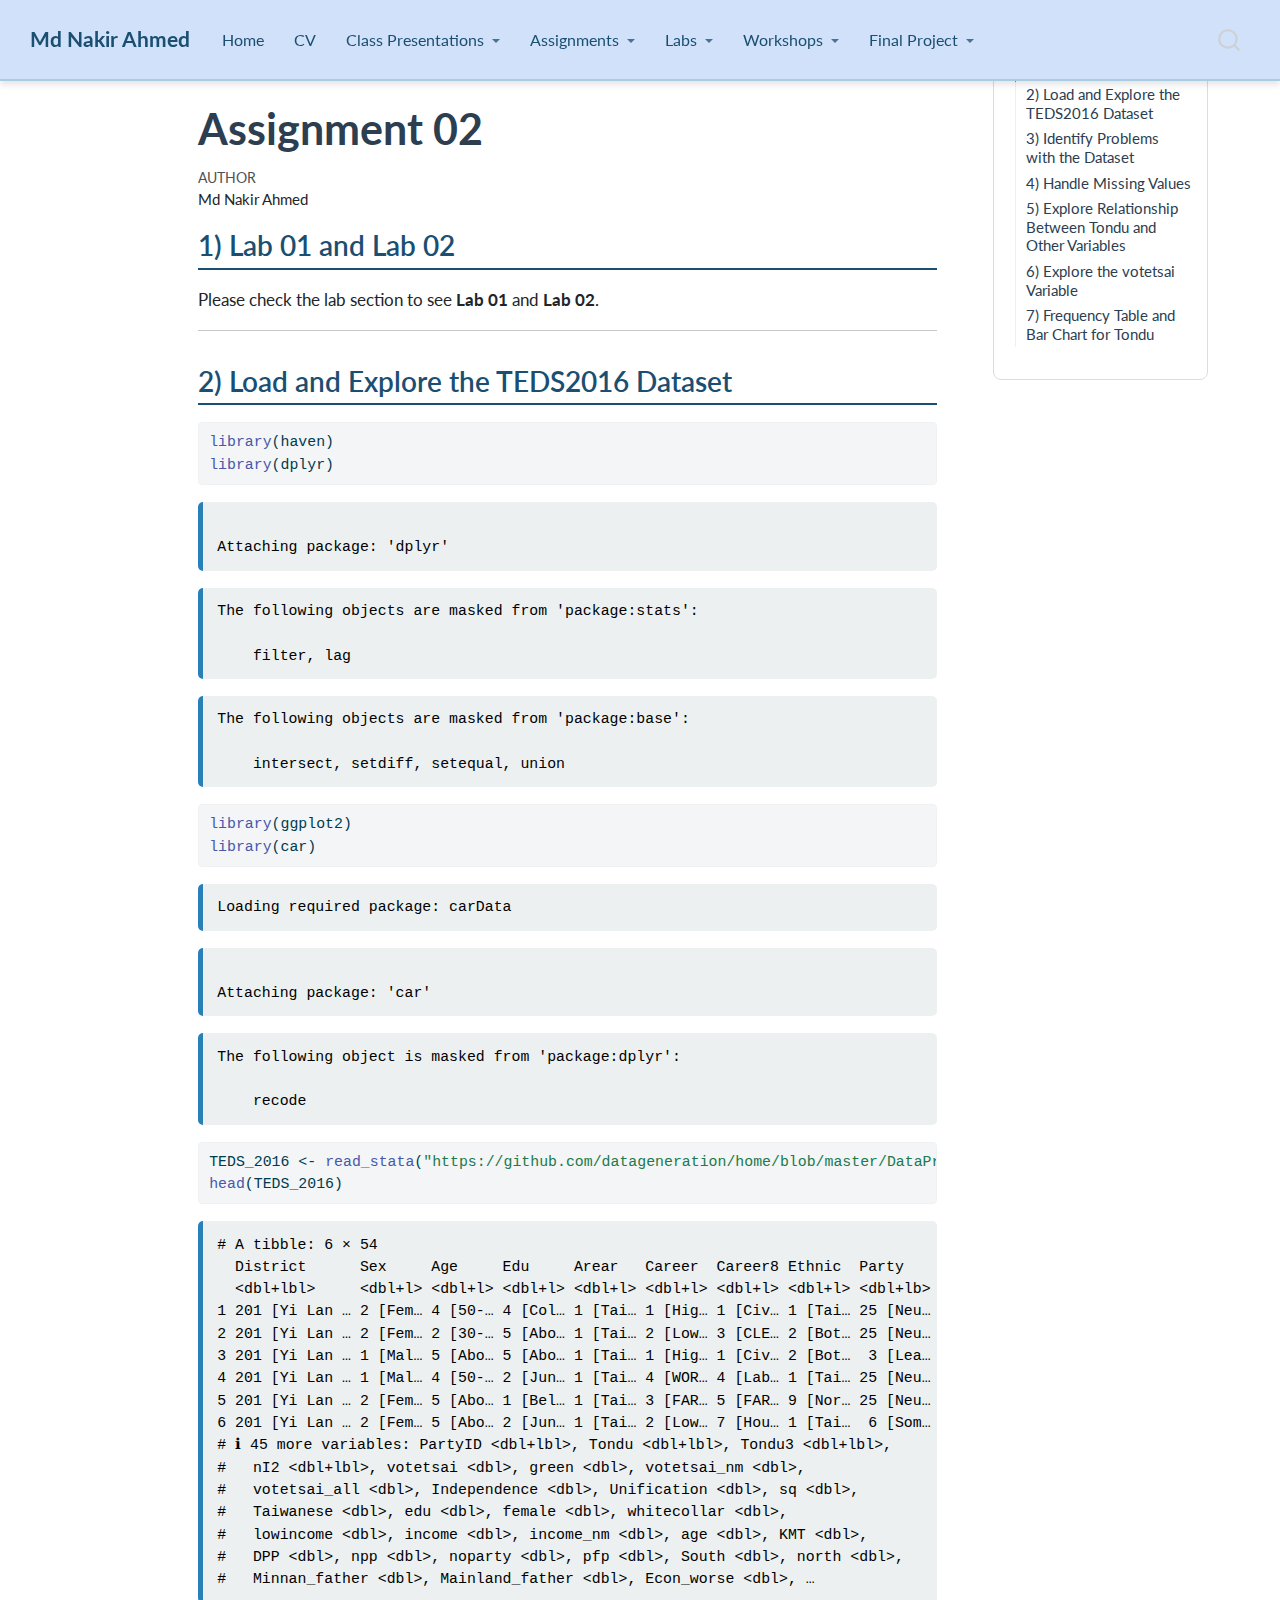
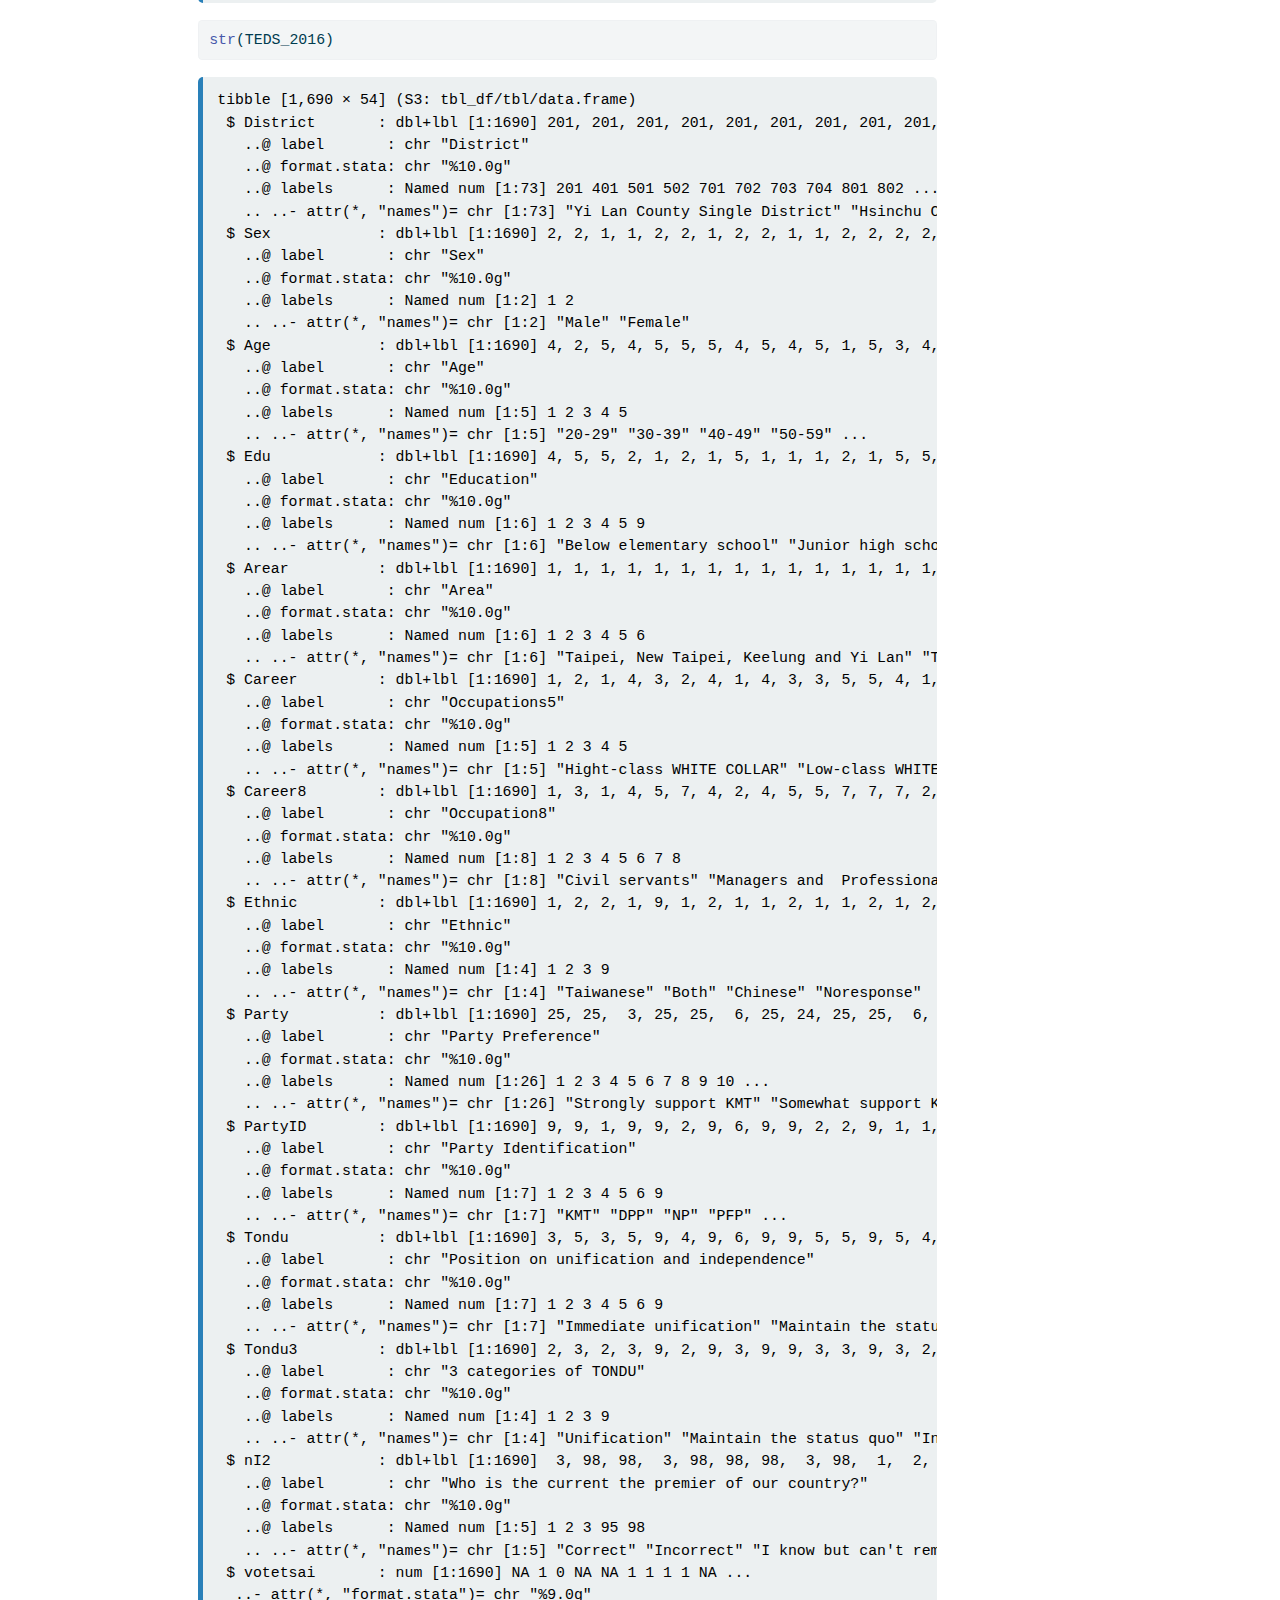
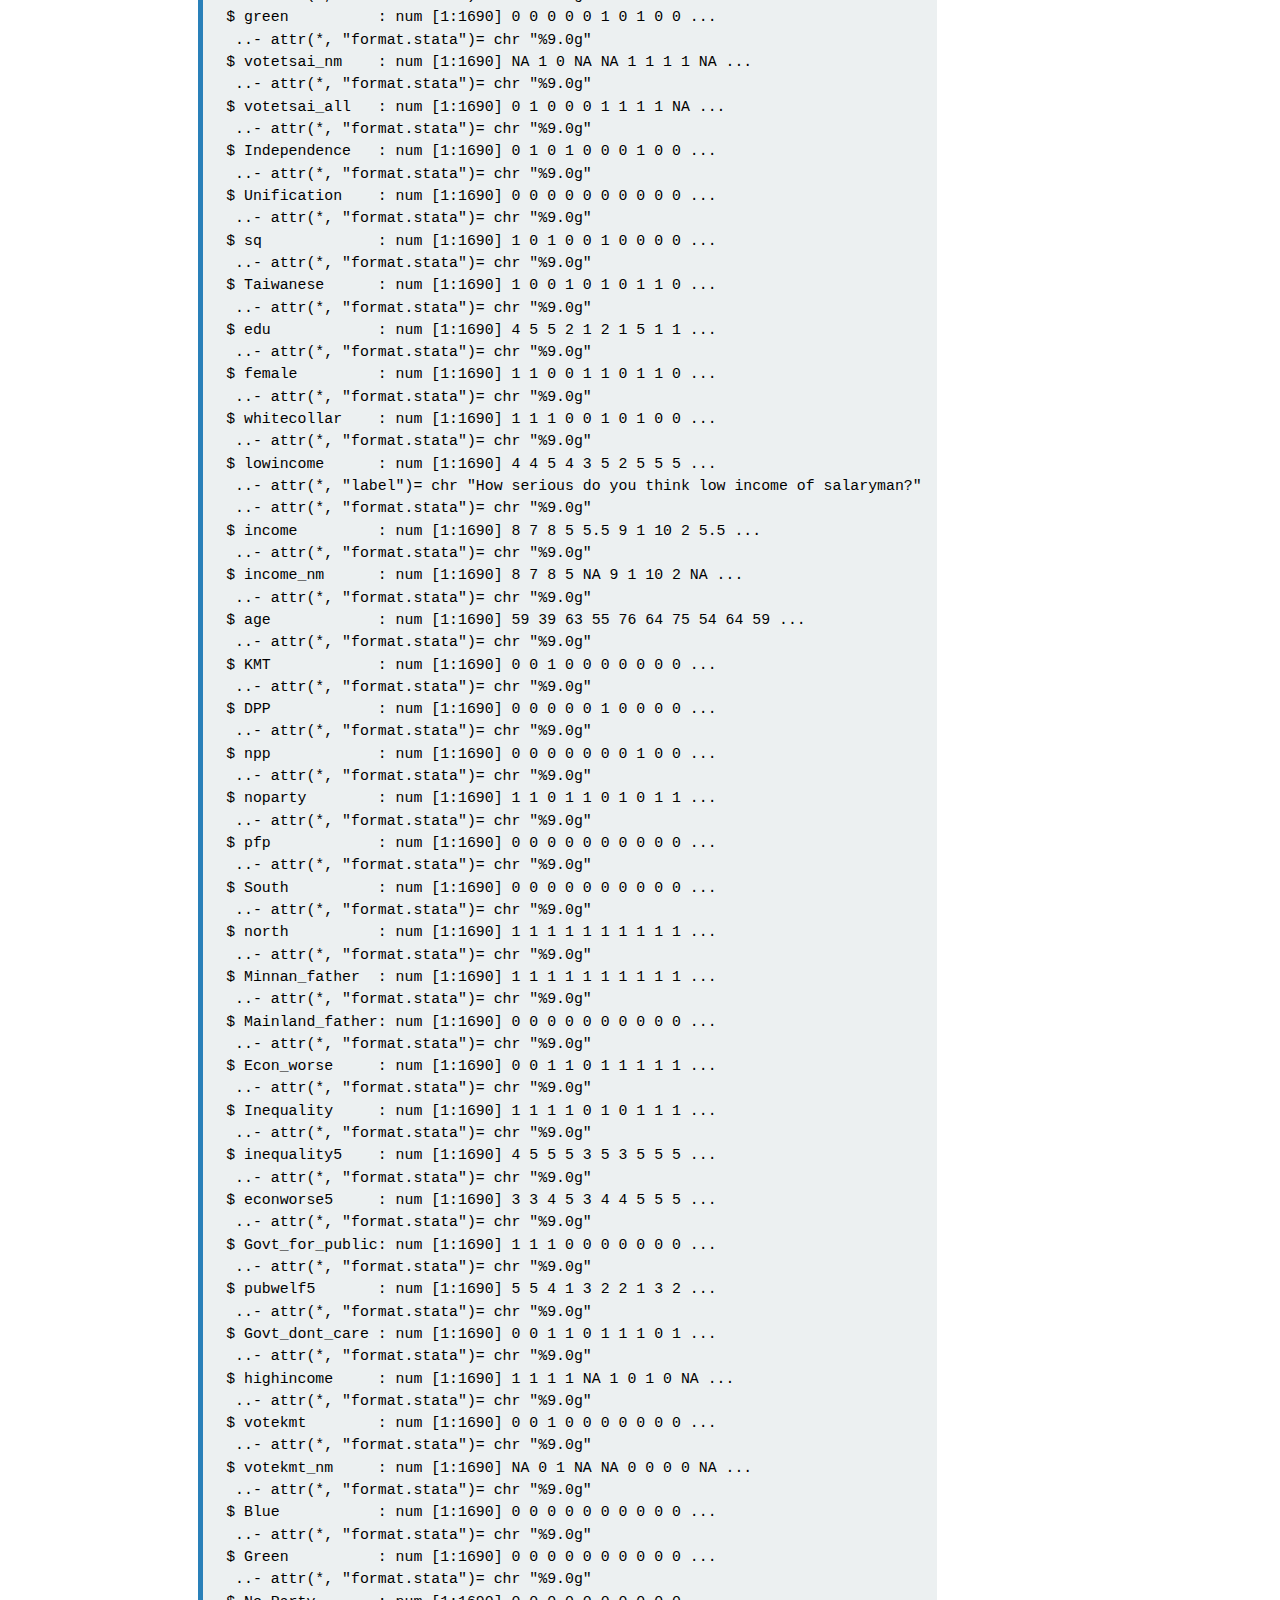
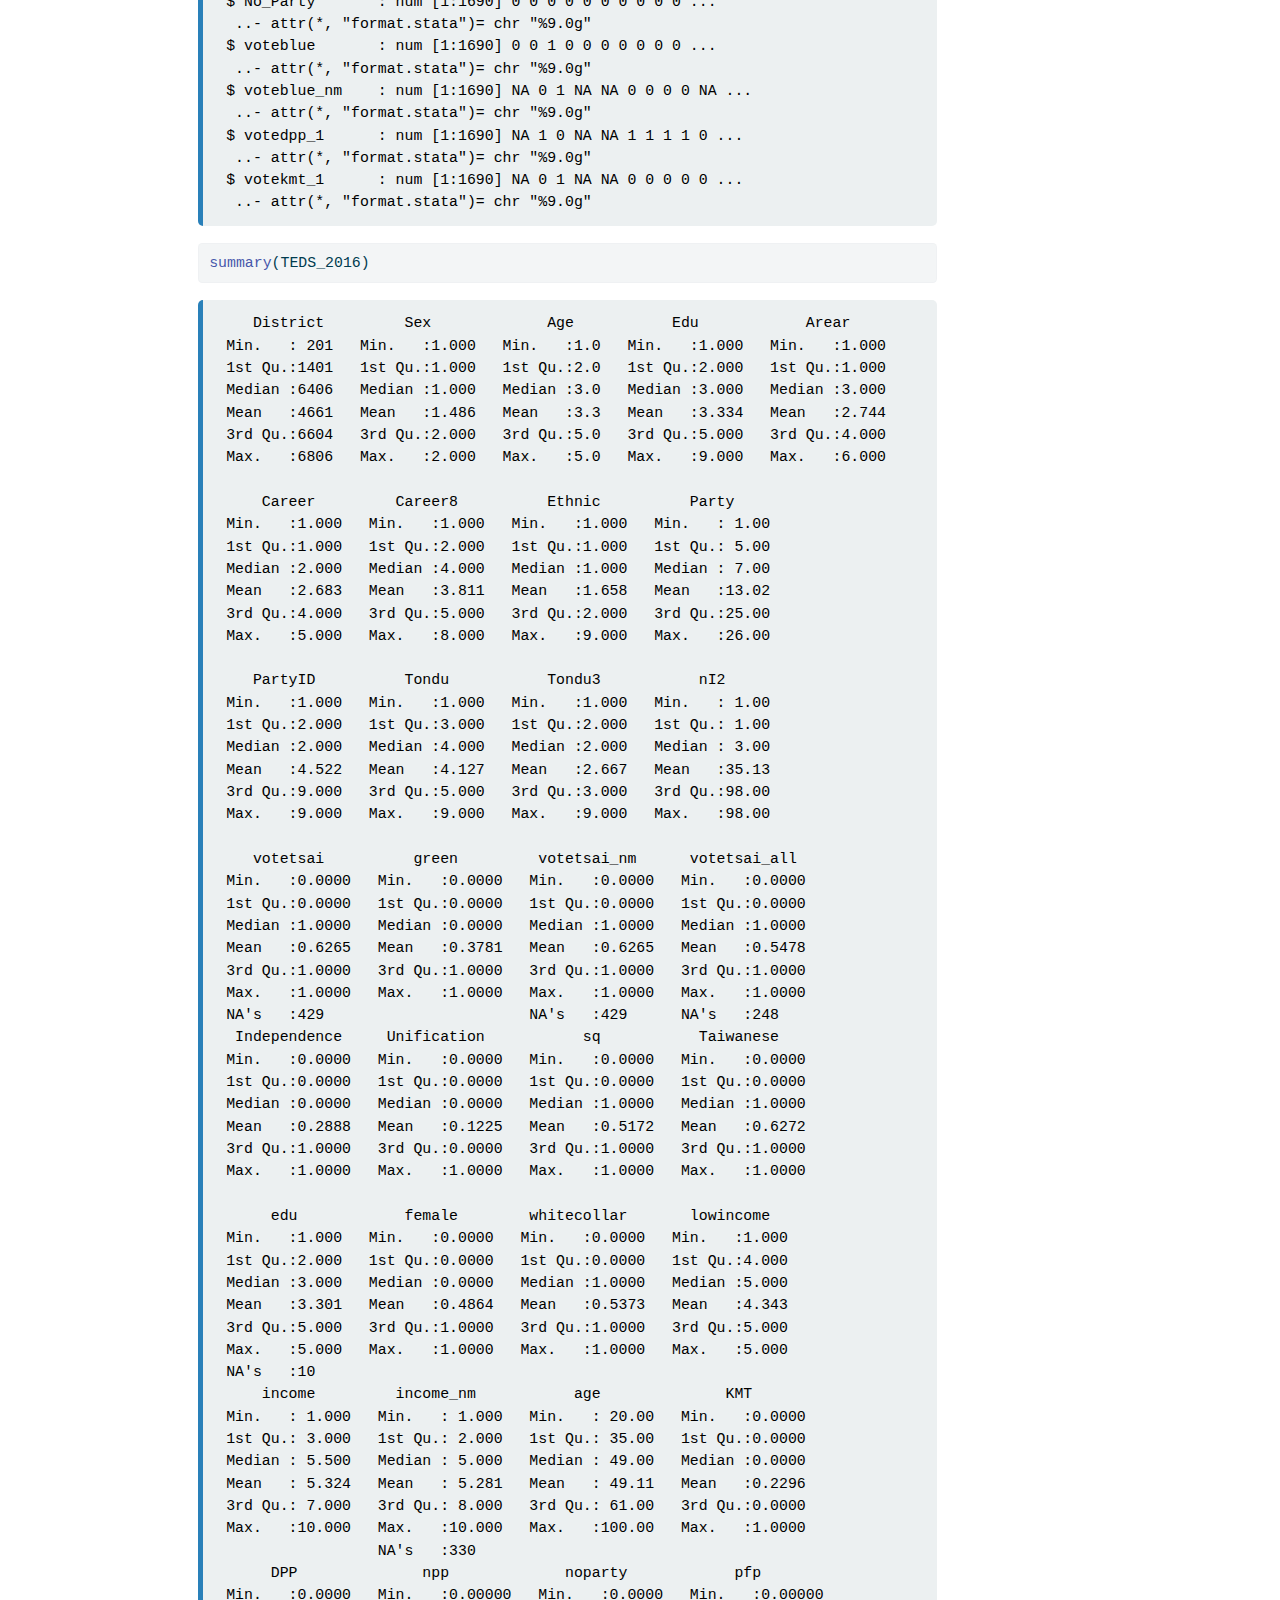
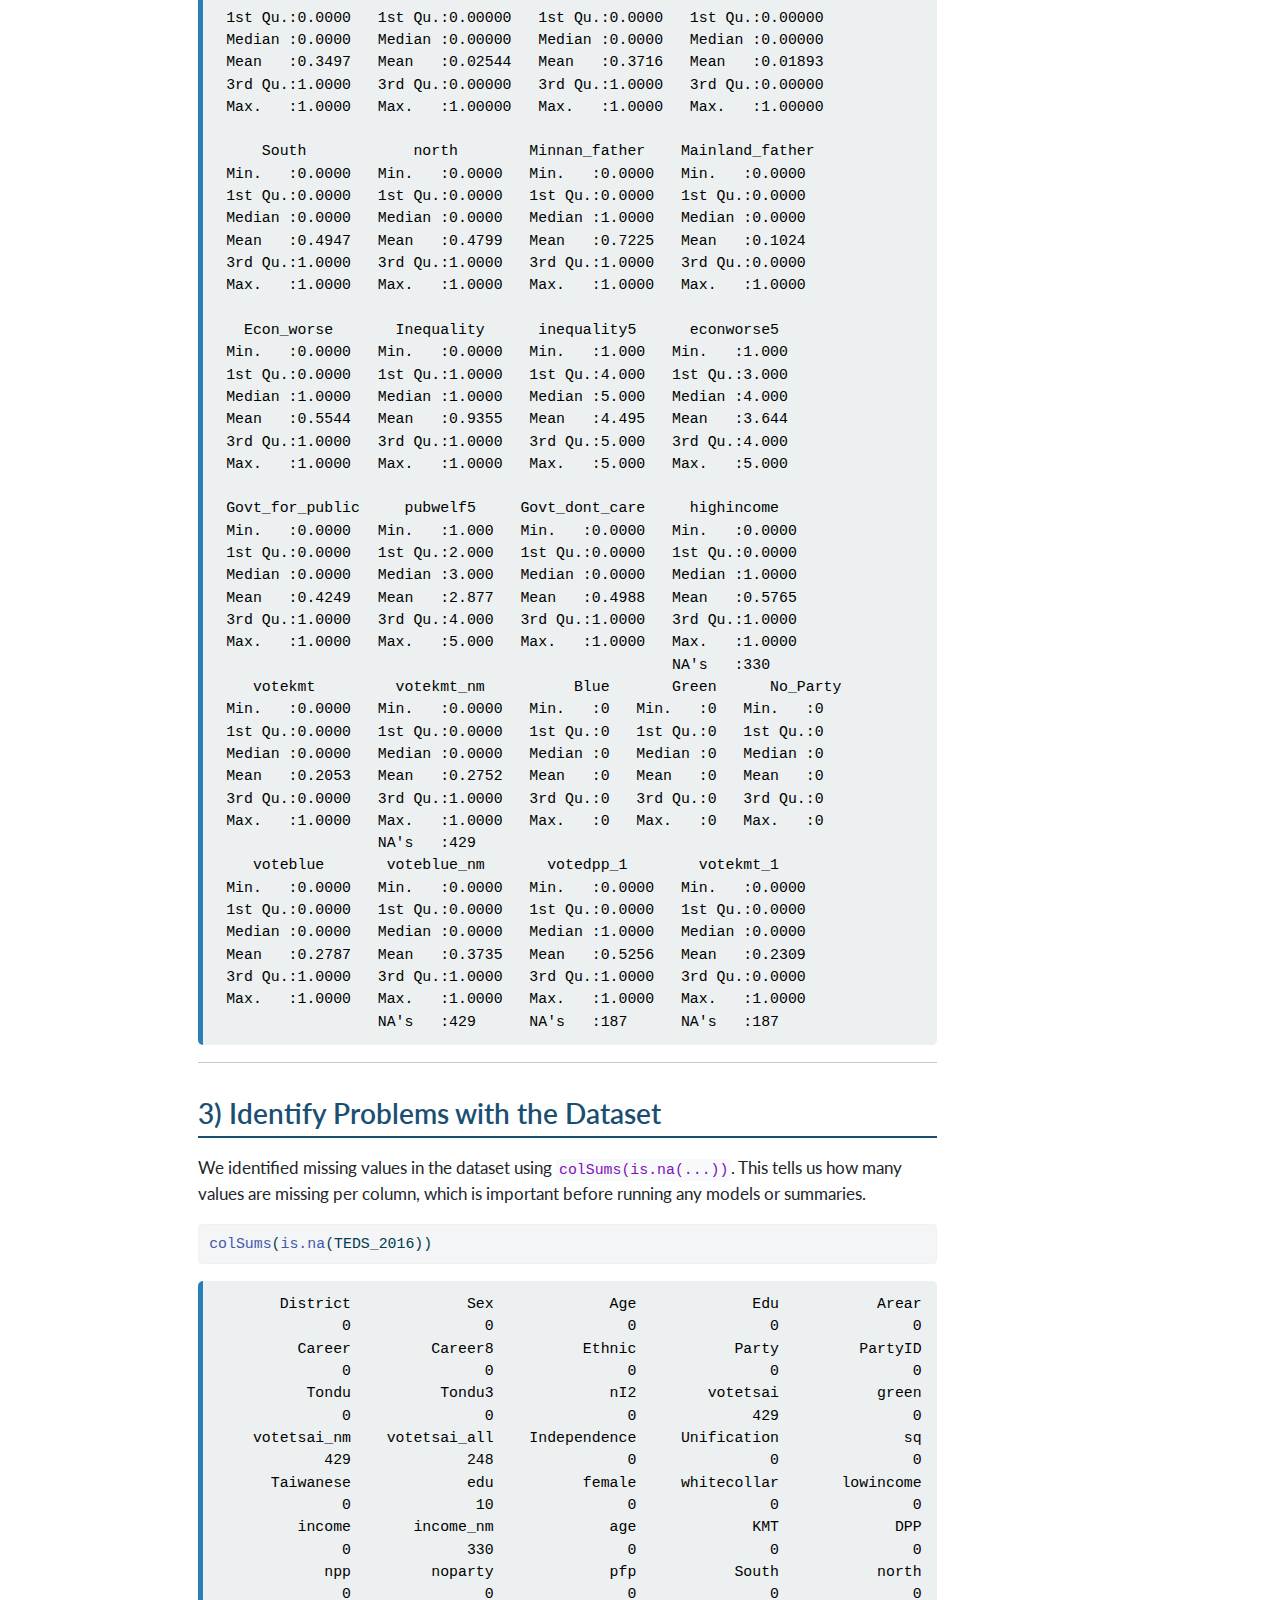
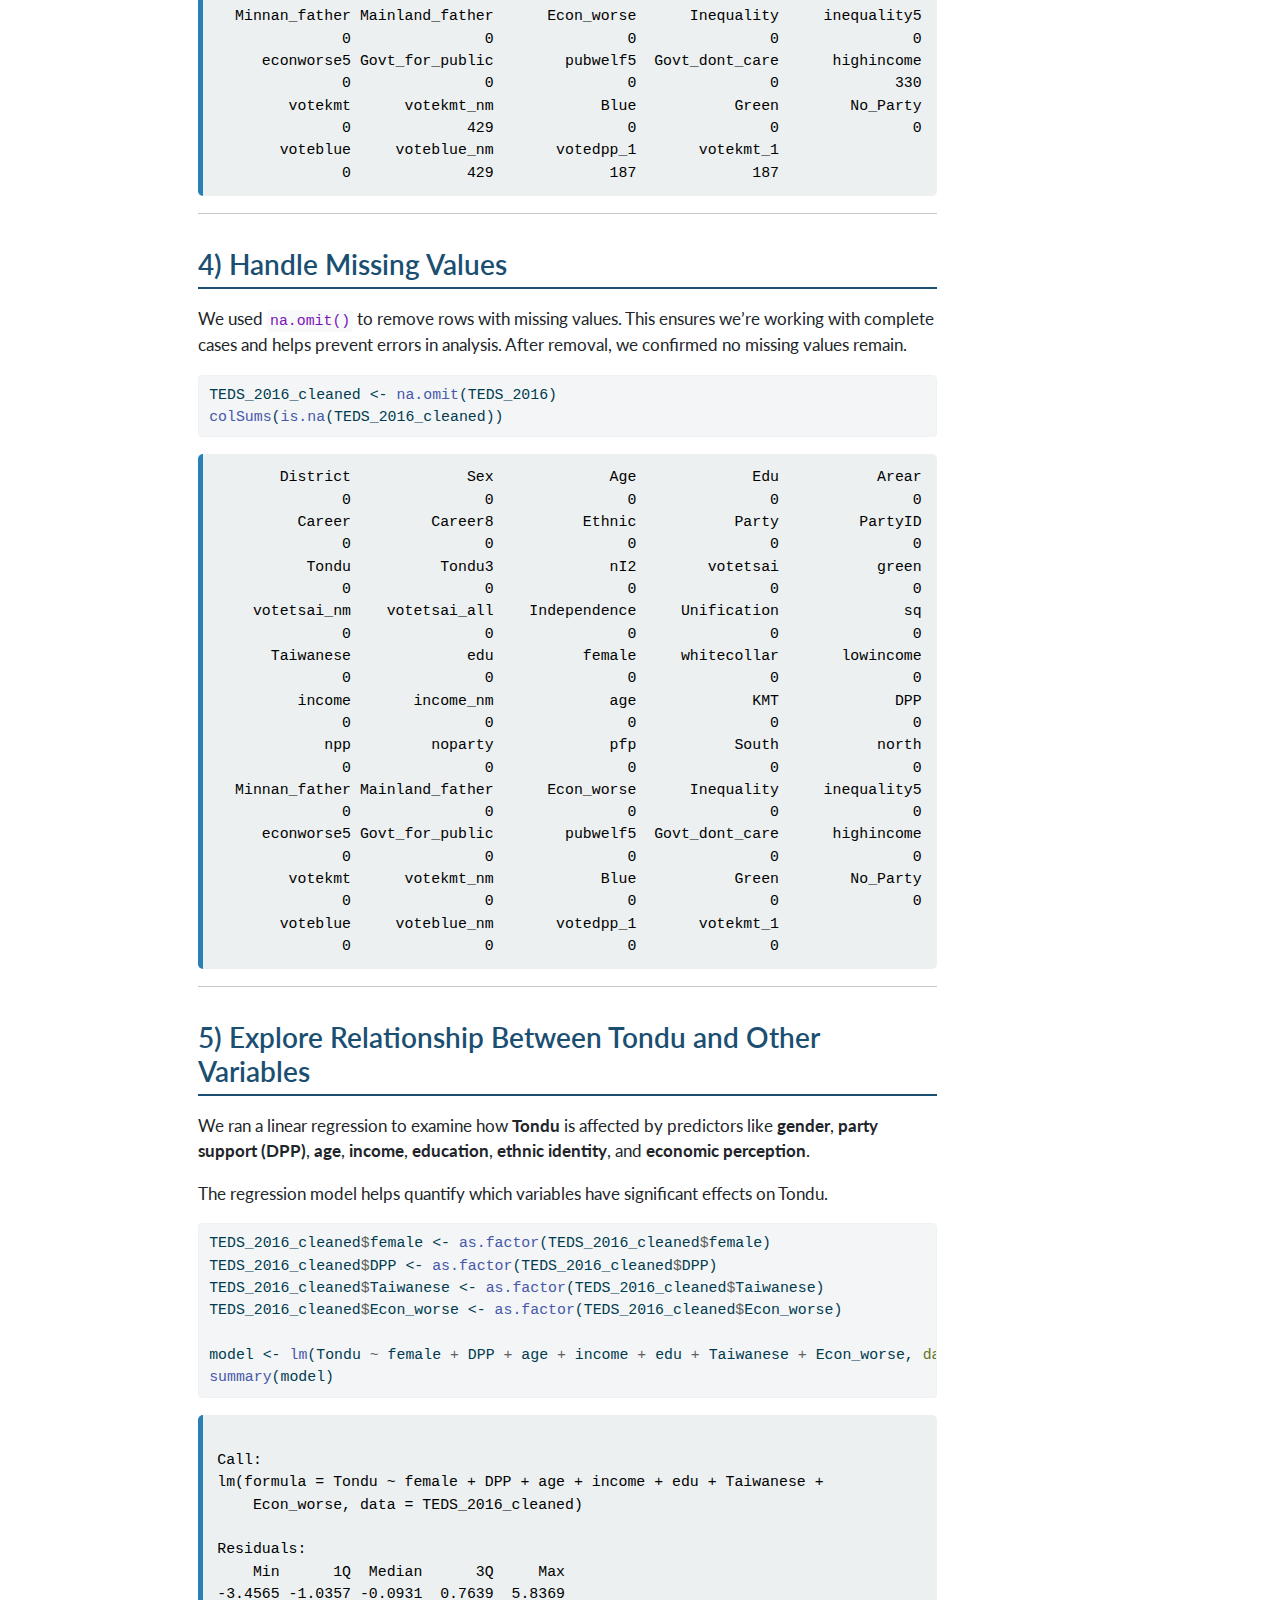
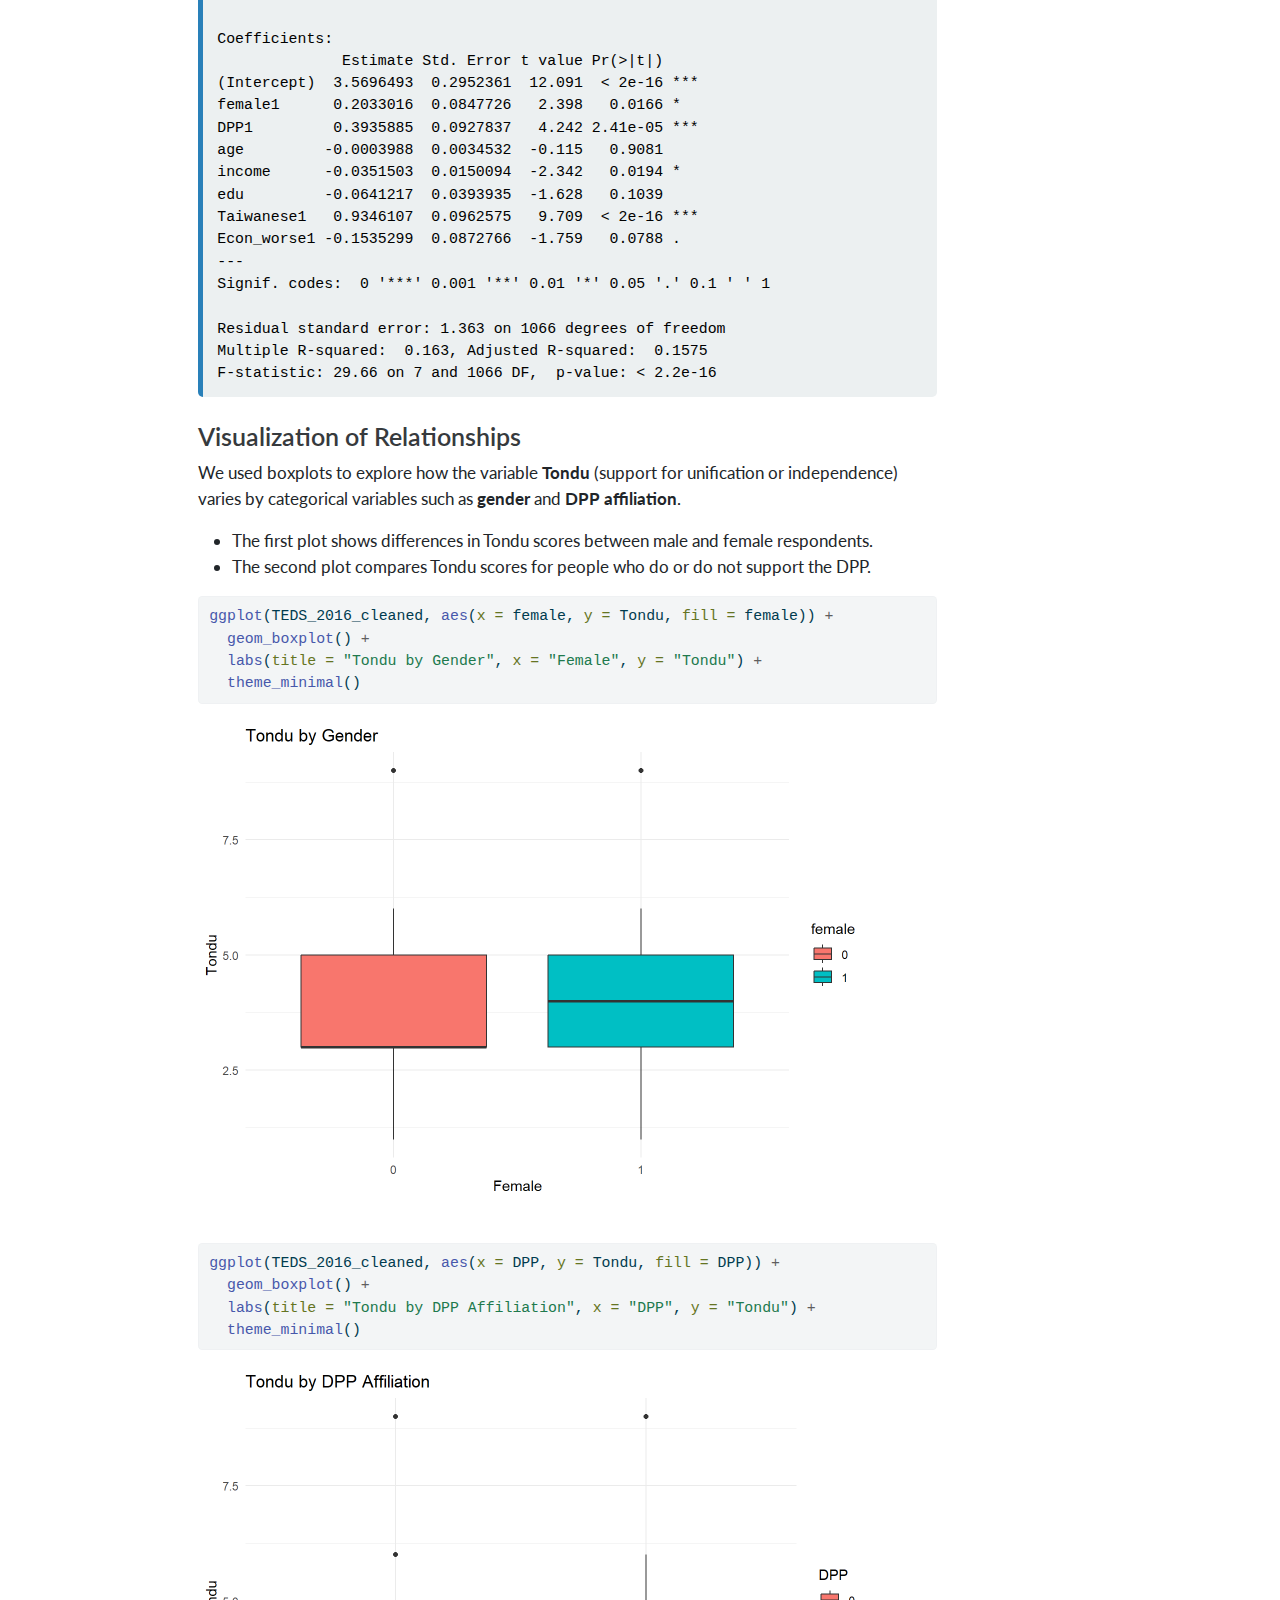
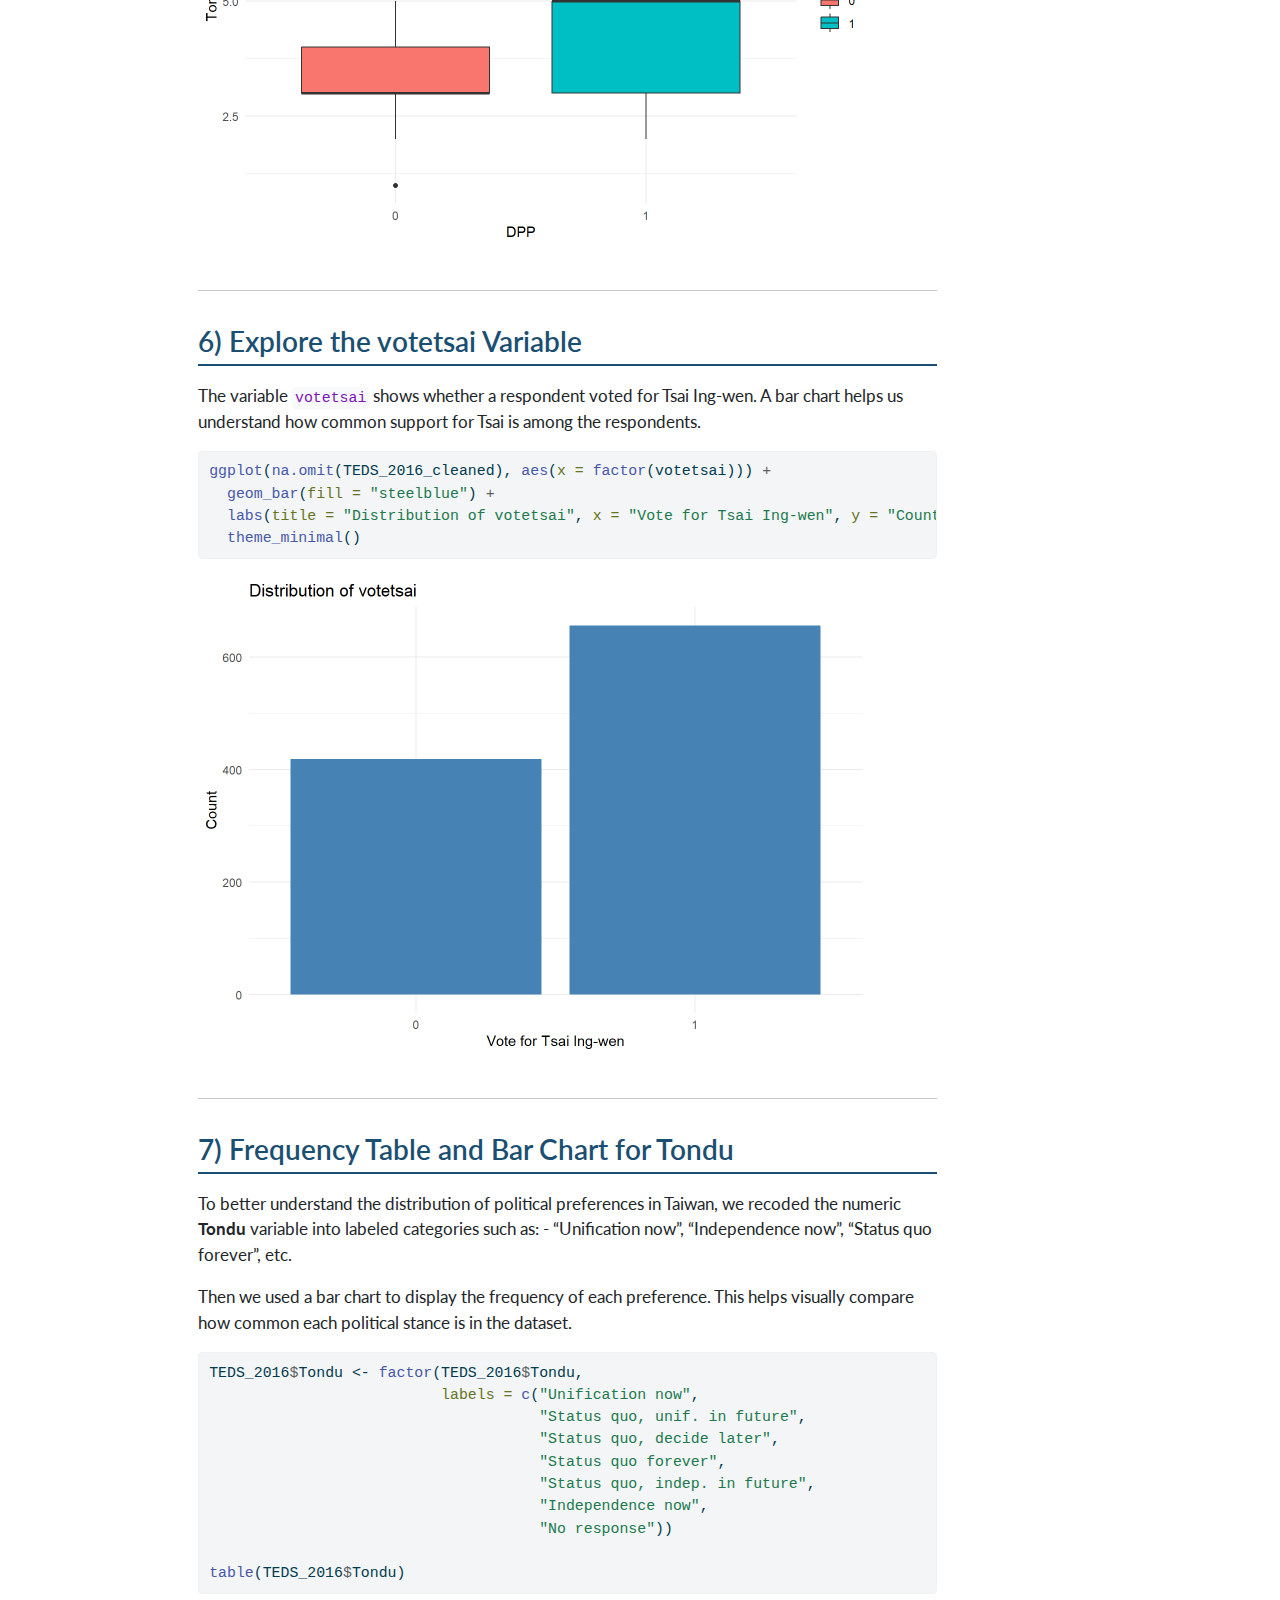
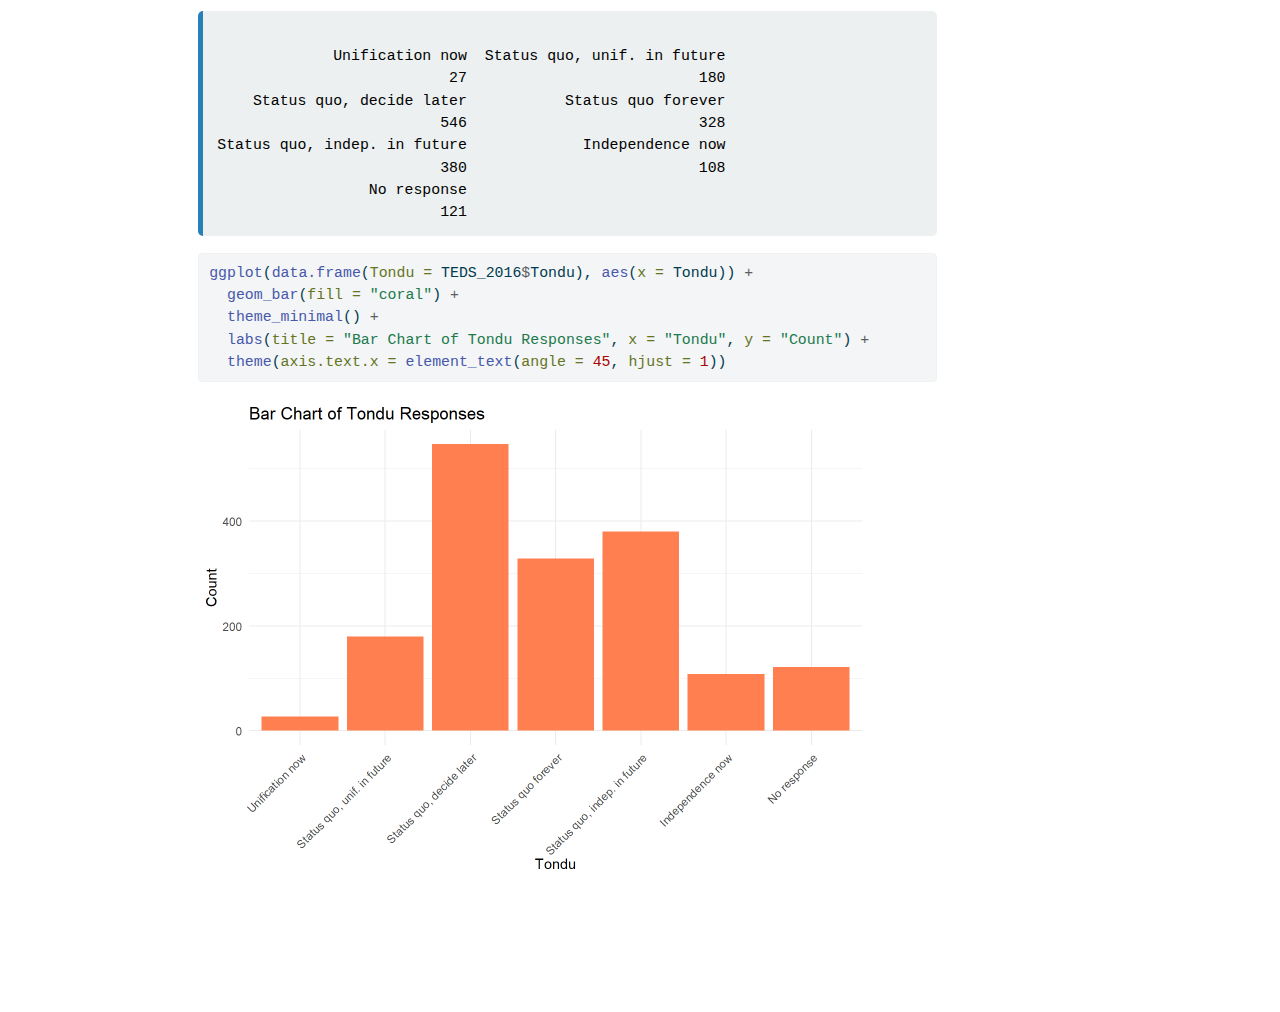
<file: KM_Assignment02_Nakir.html>
<!DOCTYPE html>
<html xmlns="http://www.w3.org/1999/xhtml" lang="en" xml:lang="en"><head>

<meta charset="utf-8">
<meta name="generator" content="quarto-1.7.29">

<meta name="viewport" content="width=device-width, initial-scale=1.0, user-scalable=yes">

<meta name="author" content="Md Nakir Ahmed">

<title>Assignment 02 – Md Nakir Ahmed</title>
<style>
code{white-space: pre-wrap;}
span.smallcaps{font-variant: small-caps;}
div.columns{display: flex; gap: min(4vw, 1.5em);}
div.column{flex: auto; overflow-x: auto;}
div.hanging-indent{margin-left: 1.5em; text-indent: -1.5em;}
ul.task-list{list-style: none;}
ul.task-list li input[type="checkbox"] {
  width: 0.8em;
  margin: 0 0.8em 0.2em -1em; /* quarto-specific, see https://github.com/quarto-dev/quarto-cli/issues/4556 */ 
  vertical-align: middle;
}
/* CSS for syntax highlighting */
html { -webkit-text-size-adjust: 100%; }
pre > code.sourceCode { white-space: pre; position: relative; }
pre > code.sourceCode > span { display: inline-block; line-height: 1.25; }
pre > code.sourceCode > span:empty { height: 1.2em; }
.sourceCode { overflow: visible; }
code.sourceCode > span { color: inherit; text-decoration: inherit; }
div.sourceCode { margin: 1em 0; }
pre.sourceCode { margin: 0; }
@media screen {
div.sourceCode { overflow: auto; }
}
@media print {
pre > code.sourceCode { white-space: pre-wrap; }
pre > code.sourceCode > span { text-indent: -5em; padding-left: 5em; }
}
pre.numberSource code
  { counter-reset: source-line 0; }
pre.numberSource code > span
  { position: relative; left: -4em; counter-increment: source-line; }
pre.numberSource code > span > a:first-child::before
  { content: counter(source-line);
    position: relative; left: -1em; text-align: right; vertical-align: baseline;
    border: none; display: inline-block;
    -webkit-touch-callout: none; -webkit-user-select: none;
    -khtml-user-select: none; -moz-user-select: none;
    -ms-user-select: none; user-select: none;
    padding: 0 4px; width: 4em;
  }
pre.numberSource { margin-left: 3em;  padding-left: 4px; }
div.sourceCode
  {   }
@media screen {
pre > code.sourceCode > span > a:first-child::before { text-decoration: underline; }
}
</style>


<script src="site_libs/quarto-nav/quarto-nav.js"></script>
<script src="site_libs/quarto-nav/headroom.min.js"></script>
<script src="site_libs/clipboard/clipboard.min.js"></script>
<script src="site_libs/quarto-search/autocomplete.umd.js"></script>
<script src="site_libs/quarto-search/fuse.min.js"></script>
<script src="site_libs/quarto-search/quarto-search.js"></script>
<meta name="quarto:offset" content="./">
<script src="site_libs/quarto-html/quarto.js" type="module"></script>
<script src="site_libs/quarto-html/tabsets/tabsets.js" type="module"></script>
<script src="site_libs/quarto-html/popper.min.js"></script>
<script src="site_libs/quarto-html/tippy.umd.min.js"></script>
<script src="site_libs/quarto-html/anchor.min.js"></script>
<link href="site_libs/quarto-html/tippy.css" rel="stylesheet">
<link href="site_libs/quarto-html/quarto-syntax-highlighting-0815c480559380816a4d1ea211a47e91.css" rel="stylesheet" id="quarto-text-highlighting-styles">
<script src="site_libs/bootstrap/bootstrap.min.js"></script>
<link href="site_libs/bootstrap/bootstrap-icons.css" rel="stylesheet">
<link href="site_libs/bootstrap/bootstrap-cc63fce9873912f1bbbccf05079cc9ea.min.css" rel="stylesheet" append-hash="true" id="quarto-bootstrap" data-mode="light">
<script id="quarto-search-options" type="application/json">{
  "location": "navbar",
  "copy-button": false,
  "collapse-after": 3,
  "panel-placement": "end",
  "type": "overlay",
  "limit": 50,
  "keyboard-shortcut": [
    "f",
    "/",
    "s"
  ],
  "show-item-context": false,
  "language": {
    "search-no-results-text": "No results",
    "search-matching-documents-text": "matching documents",
    "search-copy-link-title": "Copy link to search",
    "search-hide-matches-text": "Hide additional matches",
    "search-more-match-text": "more match in this document",
    "search-more-matches-text": "more matches in this document",
    "search-clear-button-title": "Clear",
    "search-text-placeholder": "",
    "search-detached-cancel-button-title": "Cancel",
    "search-submit-button-title": "Submit",
    "search-label": "Search"
  }
}</script>


<link rel="stylesheet" href="styles.css">
</head>

<body class="nav-fixed quarto-light">

<div id="quarto-search-results"></div>
  <header id="quarto-header" class="headroom fixed-top">
    <nav class="navbar navbar-expand-lg " data-bs-theme="dark">
      <div class="navbar-container container-fluid">
      <div class="navbar-brand-container mx-auto">
    <a class="navbar-brand" href="./index.html">
    <span class="navbar-title">Md Nakir Ahmed</span>
    </a>
  </div>
            <div id="quarto-search" class="" title="Search"></div>
          <button class="navbar-toggler" type="button" data-bs-toggle="collapse" data-bs-target="#navbarCollapse" aria-controls="navbarCollapse" role="menu" aria-expanded="false" aria-label="Toggle navigation" onclick="if (window.quartoToggleHeadroom) { window.quartoToggleHeadroom(); }">
  <span class="navbar-toggler-icon"></span>
</button>
          <div class="collapse navbar-collapse" id="navbarCollapse">
            <ul class="navbar-nav navbar-nav-scroll me-auto">
  <li class="nav-item">
    <a class="nav-link" href="./index.html"> 
<span class="menu-text">Home</span></a>
  </li>  
  <li class="nav-item">
    <a class="nav-link" href="./cv.pdf"> 
<span class="menu-text">CV</span></a>
  </li>  
  <li class="nav-item dropdown ">
    <a class="nav-link dropdown-toggle" href="#" id="nav-menu-class-presentations" role="link" data-bs-toggle="dropdown" aria-expanded="false">
 <span class="menu-text">Class Presentations</span>
    </a>
    <ul class="dropdown-menu" aria-labelledby="nav-menu-class-presentations">    
        <li>
    <a class="dropdown-item" href="./KM_Prepare for class 1_Nakir.pdf">
 <span class="dropdown-text">Prepare for class 1</span></a>
  </li>  
        <li>
    <a class="dropdown-item" href="./KM_Prepare for class 2_Nakir.pdf">
 <span class="dropdown-text">Prepare for class 2</span></a>
  </li>  
        <li>
    <a class="dropdown-item" href="./KM_Prepare for class 3_Nakir.pdf">
 <span class="dropdown-text">Prepare for class 3</span></a>
  </li>  
        <li>
    <a class="dropdown-item" href="./KM_Prepare for class 4_Nakir.pdf">
 <span class="dropdown-text">Prepare for class 4</span></a>
  </li>  
        <li>
    <a class="dropdown-item" href="./KM_Prepare for class 5_Nakir.pdf">
 <span class="dropdown-text">Prepare for class 5</span></a>
  </li>  
        <li>
    <a class="dropdown-item" href="./KM_Prepare for class 6_Nakir.pdf">
 <span class="dropdown-text">Prepare for class 6</span></a>
  </li>  
    </ul>
  </li>
  <li class="nav-item dropdown ">
    <a class="nav-link dropdown-toggle" href="#" id="nav-menu-assignments" role="link" data-bs-toggle="dropdown" aria-expanded="false">
 <span class="menu-text">Assignments</span>
    </a>
    <ul class="dropdown-menu" aria-labelledby="nav-menu-assignments">    
        <li>
    <a class="dropdown-item" href="./KM_Assignment01_Nakir.pdf">
 <span class="dropdown-text">Assignment 01</span></a>
  </li>  
        <li>
    <a class="dropdown-item" href="./KM_Assignment02_Nakir.html">
 <span class="dropdown-text">Assignment 02</span></a>
  </li>  
        <li>
    <a class="dropdown-item" href="./KM_Assignment03_Nakir.pdf">
 <span class="dropdown-text">Assignment 03</span></a>
  </li>  
        <li>
    <a class="dropdown-item" href="./KM_Assignment04_Nakir.html">
 <span class="dropdown-text">Assignment 04</span></a>
  </li>  
        <li>
    <a class="dropdown-item" href="./KM_Assignment05_Nakir.html">
 <span class="dropdown-text">Assignment 05</span></a>
  </li>  
    </ul>
  </li>
  <li class="nav-item dropdown ">
    <a class="nav-link dropdown-toggle" href="#" id="nav-menu-labs" role="link" data-bs-toggle="dropdown" aria-expanded="false">
 <span class="menu-text">Labs</span>
    </a>
    <ul class="dropdown-menu" aria-labelledby="nav-menu-labs">    
        <li>
    <a class="dropdown-item" href="./Lab01.html">
 <span class="dropdown-text">Lab 01</span></a>
  </li>  
        <li>
    <a class="dropdown-item" href="./Lab02.html">
 <span class="dropdown-text">Lab 02</span></a>
  </li>  
    </ul>
  </li>
  <li class="nav-item dropdown ">
    <a class="nav-link dropdown-toggle" href="#" id="nav-menu-workshops" role="link" data-bs-toggle="dropdown" aria-expanded="false">
 <span class="menu-text">Workshops</span>
    </a>
    <ul class="dropdown-menu" aria-labelledby="nav-menu-workshops">    
        <li>
    <a class="dropdown-item" href="./workshops.qmd">
 <span class="dropdown-text">Workshop Overview</span></a>
  </li>  
    </ul>
  </li>
  <li class="nav-item dropdown ">
    <a class="nav-link dropdown-toggle" href="#" id="nav-menu-final-project" role="link" data-bs-toggle="dropdown" aria-expanded="false">
 <span class="menu-text">Final Project</span>
    </a>
    <ul class="dropdown-menu" aria-labelledby="nav-menu-final-project">    
        <li>
    <a class="dropdown-item" href="./KM_Project_Proposal_Nakir.pdf">
 <span class="dropdown-text">Final Project Proposal</span></a>
  </li>  
        <li>
    <a class="dropdown-item" href="./KM_Project_Progress_Nakir.pdf">
 <span class="dropdown-text">Final Project Progress</span></a>
  </li>  
        <li>
    <a class="dropdown-item" href="./KM_Project_Presentation_Nakir.pdf">
 <span class="dropdown-text">Final Project Presentation</span></a>
  </li>  
        <li>
    <a class="dropdown-item" href="./KM_Project_Document_Nakir.pdf">
 <span class="dropdown-text">Final Project Document</span></a>
  </li>  
    </ul>
  </li>
</ul>
          </div> <!-- /navcollapse -->
            <div class="quarto-navbar-tools">
</div>
      </div> <!-- /container-fluid -->
    </nav>
</header>
<!-- content -->
<div id="quarto-content" class="quarto-container page-columns page-rows-contents page-layout-article page-navbar">
<!-- sidebar -->
<!-- margin-sidebar -->
    <div id="quarto-margin-sidebar" class="sidebar margin-sidebar">
        <nav id="TOC" role="doc-toc" class="toc-active">
    <h2 id="toc-title">On this page</h2>
   
  <ul>
  <li><a href="#lab-01-and-lab-02" id="toc-lab-01-and-lab-02" class="nav-link active" data-scroll-target="#lab-01-and-lab-02">1) Lab 01 and Lab 02</a></li>
  <li><a href="#load-and-explore-the-teds2016-dataset" id="toc-load-and-explore-the-teds2016-dataset" class="nav-link" data-scroll-target="#load-and-explore-the-teds2016-dataset">2) Load and Explore the TEDS2016 Dataset</a></li>
  <li><a href="#identify-problems-with-the-dataset" id="toc-identify-problems-with-the-dataset" class="nav-link" data-scroll-target="#identify-problems-with-the-dataset">3) Identify Problems with the Dataset</a></li>
  <li><a href="#handle-missing-values" id="toc-handle-missing-values" class="nav-link" data-scroll-target="#handle-missing-values">4) Handle Missing Values</a></li>
  <li><a href="#explore-relationship-between-tondu-and-other-variables" id="toc-explore-relationship-between-tondu-and-other-variables" class="nav-link" data-scroll-target="#explore-relationship-between-tondu-and-other-variables">5) Explore Relationship Between Tondu and Other Variables</a>
  <ul class="collapse">
  <li><a href="#visualization-of-relationships" id="toc-visualization-of-relationships" class="nav-link" data-scroll-target="#visualization-of-relationships">Visualization of Relationships</a></li>
  </ul></li>
  <li><a href="#explore-the-votetsai-variable" id="toc-explore-the-votetsai-variable" class="nav-link" data-scroll-target="#explore-the-votetsai-variable">6) Explore the votetsai Variable</a></li>
  <li><a href="#frequency-table-and-bar-chart-for-tondu" id="toc-frequency-table-and-bar-chart-for-tondu" class="nav-link" data-scroll-target="#frequency-table-and-bar-chart-for-tondu">7) Frequency Table and Bar Chart for Tondu</a></li>
  </ul>
</nav>
    </div>
<!-- main -->
<main class="content" id="quarto-document-content">

<header id="title-block-header" class="quarto-title-block default">
<div class="quarto-title">
<h1 class="title">Assignment 02</h1>
</div>



<div class="quarto-title-meta">

    <div>
    <div class="quarto-title-meta-heading">Author</div>
    <div class="quarto-title-meta-contents">
             <p>Md Nakir Ahmed </p>
          </div>
  </div>
    
  
    
  </div>
  


</header>


<section id="lab-01-and-lab-02" class="level2">
<h2 class="anchored" data-anchor-id="lab-01-and-lab-02">1) Lab 01 and Lab 02</h2>
<p>Please check the lab section to see <strong>Lab 01</strong> and <strong>Lab 02</strong>.</p>
<hr>
</section>
<section id="load-and-explore-the-teds2016-dataset" class="level2">
<h2 class="anchored" data-anchor-id="load-and-explore-the-teds2016-dataset">2) Load and Explore the TEDS2016 Dataset</h2>
<div class="cell">
<div class="sourceCode cell-code" id="cb1"><pre class="sourceCode r code-with-copy"><code class="sourceCode r"><span id="cb1-1"><a href="#cb1-1" aria-hidden="true" tabindex="-1"></a><span class="fu">library</span>(haven)</span>
<span id="cb1-2"><a href="#cb1-2" aria-hidden="true" tabindex="-1"></a><span class="fu">library</span>(dplyr)</span></code><button title="Copy to Clipboard" class="code-copy-button"><i class="bi"></i></button></pre></div>
<div class="cell-output cell-output-stderr">
<pre><code>
Attaching package: 'dplyr'</code></pre>
</div>
<div class="cell-output cell-output-stderr">
<pre><code>The following objects are masked from 'package:stats':

    filter, lag</code></pre>
</div>
<div class="cell-output cell-output-stderr">
<pre><code>The following objects are masked from 'package:base':

    intersect, setdiff, setequal, union</code></pre>
</div>
<div class="sourceCode cell-code" id="cb5"><pre class="sourceCode r code-with-copy"><code class="sourceCode r"><span id="cb5-1"><a href="#cb5-1" aria-hidden="true" tabindex="-1"></a><span class="fu">library</span>(ggplot2)</span>
<span id="cb5-2"><a href="#cb5-2" aria-hidden="true" tabindex="-1"></a><span class="fu">library</span>(car)</span></code><button title="Copy to Clipboard" class="code-copy-button"><i class="bi"></i></button></pre></div>
<div class="cell-output cell-output-stderr">
<pre><code>Loading required package: carData</code></pre>
</div>
<div class="cell-output cell-output-stderr">
<pre><code>
Attaching package: 'car'</code></pre>
</div>
<div class="cell-output cell-output-stderr">
<pre><code>The following object is masked from 'package:dplyr':

    recode</code></pre>
</div>
<div class="sourceCode cell-code" id="cb9"><pre class="sourceCode r code-with-copy"><code class="sourceCode r"><span id="cb9-1"><a href="#cb9-1" aria-hidden="true" tabindex="-1"></a>TEDS_2016 <span class="ot">&lt;-</span> <span class="fu">read_stata</span>(<span class="st">"https://github.com/datageneration/home/blob/master/DataProgramming/data/TEDS_2016.dta?raw=true"</span>)</span>
<span id="cb9-2"><a href="#cb9-2" aria-hidden="true" tabindex="-1"></a><span class="fu">head</span>(TEDS_2016)</span></code><button title="Copy to Clipboard" class="code-copy-button"><i class="bi"></i></button></pre></div>
<div class="cell-output cell-output-stdout">
<pre><code># A tibble: 6 × 54
  District      Sex     Age     Edu     Arear   Career  Career8 Ethnic  Party   
  &lt;dbl+lbl&gt;     &lt;dbl+l&gt; &lt;dbl+l&gt; &lt;dbl+l&gt; &lt;dbl+l&gt; &lt;dbl+l&gt; &lt;dbl+l&gt; &lt;dbl+l&gt; &lt;dbl+lb&gt;
1 201 [Yi Lan … 2 [Fem… 4 [50-… 4 [Col… 1 [Tai… 1 [Hig… 1 [Civ… 1 [Tai… 25 [Neu…
2 201 [Yi Lan … 2 [Fem… 2 [30-… 5 [Abo… 1 [Tai… 2 [Low… 3 [CLE… 2 [Bot… 25 [Neu…
3 201 [Yi Lan … 1 [Mal… 5 [Abo… 5 [Abo… 1 [Tai… 1 [Hig… 1 [Civ… 2 [Bot…  3 [Lea…
4 201 [Yi Lan … 1 [Mal… 4 [50-… 2 [Jun… 1 [Tai… 4 [WOR… 4 [Lab… 1 [Tai… 25 [Neu…
5 201 [Yi Lan … 2 [Fem… 5 [Abo… 1 [Bel… 1 [Tai… 3 [FAR… 5 [FAR… 9 [Nor… 25 [Neu…
6 201 [Yi Lan … 2 [Fem… 5 [Abo… 2 [Jun… 1 [Tai… 2 [Low… 7 [Hou… 1 [Tai…  6 [Som…
# ℹ 45 more variables: PartyID &lt;dbl+lbl&gt;, Tondu &lt;dbl+lbl&gt;, Tondu3 &lt;dbl+lbl&gt;,
#   nI2 &lt;dbl+lbl&gt;, votetsai &lt;dbl&gt;, green &lt;dbl&gt;, votetsai_nm &lt;dbl&gt;,
#   votetsai_all &lt;dbl&gt;, Independence &lt;dbl&gt;, Unification &lt;dbl&gt;, sq &lt;dbl&gt;,
#   Taiwanese &lt;dbl&gt;, edu &lt;dbl&gt;, female &lt;dbl&gt;, whitecollar &lt;dbl&gt;,
#   lowincome &lt;dbl&gt;, income &lt;dbl&gt;, income_nm &lt;dbl&gt;, age &lt;dbl&gt;, KMT &lt;dbl&gt;,
#   DPP &lt;dbl&gt;, npp &lt;dbl&gt;, noparty &lt;dbl&gt;, pfp &lt;dbl&gt;, South &lt;dbl&gt;, north &lt;dbl&gt;,
#   Minnan_father &lt;dbl&gt;, Mainland_father &lt;dbl&gt;, Econ_worse &lt;dbl&gt;, …</code></pre>
</div>
<div class="sourceCode cell-code" id="cb11"><pre class="sourceCode r code-with-copy"><code class="sourceCode r"><span id="cb11-1"><a href="#cb11-1" aria-hidden="true" tabindex="-1"></a><span class="fu">str</span>(TEDS_2016)</span></code><button title="Copy to Clipboard" class="code-copy-button"><i class="bi"></i></button></pre></div>
<div class="cell-output cell-output-stdout">
<pre><code>tibble [1,690 × 54] (S3: tbl_df/tbl/data.frame)
 $ District       : dbl+lbl [1:1690] 201, 201, 201, 201, 201, 201, 201, 201, 201, 201, 201...
   ..@ label       : chr "District"
   ..@ format.stata: chr "%10.0g"
   ..@ labels      : Named num [1:73] 201 401 501 502 701 702 703 704 801 802 ...
   .. ..- attr(*, "names")= chr [1:73] "Yi Lan County Single District" "Hsinchu County Single District" "Miaoli County 1st District" "Miaoli County 2nd District" ...
 $ Sex            : dbl+lbl [1:1690] 2, 2, 1, 1, 2, 2, 1, 2, 2, 1, 1, 2, 2, 2, 2, 2, 2, 1,...
   ..@ label       : chr "Sex"
   ..@ format.stata: chr "%10.0g"
   ..@ labels      : Named num [1:2] 1 2
   .. ..- attr(*, "names")= chr [1:2] "Male" "Female"
 $ Age            : dbl+lbl [1:1690] 4, 2, 5, 4, 5, 5, 5, 4, 5, 4, 5, 1, 5, 3, 4, 5, 4, 5,...
   ..@ label       : chr "Age"
   ..@ format.stata: chr "%10.0g"
   ..@ labels      : Named num [1:5] 1 2 3 4 5
   .. ..- attr(*, "names")= chr [1:5] "20-29" "30-39" "40-49" "50-59" ...
 $ Edu            : dbl+lbl [1:1690] 4, 5, 5, 2, 1, 2, 1, 5, 1, 1, 1, 2, 1, 5, 5, 1, 3, 4,...
   ..@ label       : chr "Education"
   ..@ format.stata: chr "%10.0g"
   ..@ labels      : Named num [1:6] 1 2 3 4 5 9
   .. ..- attr(*, "names")= chr [1:6] "Below elementary school" "Junior high school" "Senior high school" "College" ...
 $ Arear          : dbl+lbl [1:1690] 1, 1, 1, 1, 1, 1, 1, 1, 1, 1, 1, 1, 1, 1, 1, 1, 1, 1,...
   ..@ label       : chr "Area"
   ..@ format.stata: chr "%10.0g"
   ..@ labels      : Named num [1:6] 1 2 3 4 5 6
   .. ..- attr(*, "names")= chr [1:6] "Taipei, New Taipei, Keelung and Yi Lan" "Taoyuan, Hsinchu and Miaoli" "Taichung, Changhua and Nantou" "Yunlin, Chiayi and Tainan" ...
 $ Career         : dbl+lbl [1:1690] 1, 2, 1, 4, 3, 2, 4, 1, 4, 3, 3, 5, 5, 4, 1, 5, 2, 2,...
   ..@ label       : chr "Occupations5"
   ..@ format.stata: chr "%10.0g"
   ..@ labels      : Named num [1:5] 1 2 3 4 5
   .. ..- attr(*, "names")= chr [1:5] "Hight-class WHITE COLLAR" "Low-class WHITE COLLAR" "FARMER" "WORKER" ...
 $ Career8        : dbl+lbl [1:1690] 1, 3, 1, 4, 5, 7, 4, 2, 4, 5, 5, 7, 7, 7, 2, 7, 3, 1,...
   ..@ label       : chr "Occupation8"
   ..@ format.stata: chr "%10.0g"
   ..@ labels      : Named num [1:8] 1 2 3 4 5 6 7 8
   .. ..- attr(*, "names")= chr [1:8] "Civil servants" "Managers and  Professionals (priv.)" "CLERKS (priv.)" "Labor (priv.)" ...
 $ Ethnic         : dbl+lbl [1:1690] 1, 2, 2, 1, 9, 1, 2, 1, 1, 2, 1, 1, 2, 1, 2, 9, 2, 2,...
   ..@ label       : chr "Ethnic"
   ..@ format.stata: chr "%10.0g"
   ..@ labels      : Named num [1:4] 1 2 3 9
   .. ..- attr(*, "names")= chr [1:4] "Taiwanese" "Both" "Chinese" "Noresponse"
 $ Party          : dbl+lbl [1:1690] 25, 25,  3, 25, 25,  6, 25, 24, 25, 25,  6,  5, 25,  ...
   ..@ label       : chr "Party Preference"
   ..@ format.stata: chr "%10.0g"
   ..@ labels      : Named num [1:26] 1 2 3 4 5 6 7 8 9 10 ...
   .. ..- attr(*, "names")= chr [1:26] "Strongly support KMT" "Somewhat support KMT" "Lean to KMT" "Somewhat lean to KMT" ...
 $ PartyID        : dbl+lbl [1:1690] 9, 9, 1, 9, 9, 2, 9, 6, 9, 9, 2, 2, 9, 1, 1, 9, 9, 9,...
   ..@ label       : chr "Party Identification"
   ..@ format.stata: chr "%10.0g"
   ..@ labels      : Named num [1:7] 1 2 3 4 5 6 9
   .. ..- attr(*, "names")= chr [1:7] "KMT" "DPP" "NP" "PFP" ...
 $ Tondu          : dbl+lbl [1:1690] 3, 5, 3, 5, 9, 4, 9, 6, 9, 9, 5, 5, 9, 5, 4, 9, 9, 4,...
   ..@ label       : chr "Position on unification and independence"
   ..@ format.stata: chr "%10.0g"
   ..@ labels      : Named num [1:7] 1 2 3 4 5 6 9
   .. ..- attr(*, "names")= chr [1:7] "Immediate unification" "Maintain the status quo,move toward unification" "Maintain the status quo, decide either unification or independence" "Maintain the status quo forever" ...
 $ Tondu3         : dbl+lbl [1:1690] 2, 3, 2, 3, 9, 2, 9, 3, 9, 9, 3, 3, 9, 3, 2, 9, 9, 2,...
   ..@ label       : chr "3 categories of TONDU"
   ..@ format.stata: chr "%10.0g"
   ..@ labels      : Named num [1:4] 1 2 3 9
   .. ..- attr(*, "names")= chr [1:4] "Unification" "Maintain the status quo" "Independence" "Nonresponse"
 $ nI2            : dbl+lbl [1:1690]  3, 98, 98,  3, 98, 98, 98,  3, 98,  1,  2, 98, 98,  ...
   ..@ label       : chr "Who is the current the premier of our country?"
   ..@ format.stata: chr "%10.0g"
   ..@ labels      : Named num [1:5] 1 2 3 95 98
   .. ..- attr(*, "names")= chr [1:5] "Correct" "Incorrect" "I know but can't remember the name" "Refuse to answer" ...
 $ votetsai       : num [1:1690] NA 1 0 NA NA 1 1 1 1 NA ...
  ..- attr(*, "format.stata")= chr "%9.0g"
 $ green          : num [1:1690] 0 0 0 0 0 1 0 1 0 0 ...
  ..- attr(*, "format.stata")= chr "%9.0g"
 $ votetsai_nm    : num [1:1690] NA 1 0 NA NA 1 1 1 1 NA ...
  ..- attr(*, "format.stata")= chr "%9.0g"
 $ votetsai_all   : num [1:1690] 0 1 0 0 0 1 1 1 1 NA ...
  ..- attr(*, "format.stata")= chr "%9.0g"
 $ Independence   : num [1:1690] 0 1 0 1 0 0 0 1 0 0 ...
  ..- attr(*, "format.stata")= chr "%9.0g"
 $ Unification    : num [1:1690] 0 0 0 0 0 0 0 0 0 0 ...
  ..- attr(*, "format.stata")= chr "%9.0g"
 $ sq             : num [1:1690] 1 0 1 0 0 1 0 0 0 0 ...
  ..- attr(*, "format.stata")= chr "%9.0g"
 $ Taiwanese      : num [1:1690] 1 0 0 1 0 1 0 1 1 0 ...
  ..- attr(*, "format.stata")= chr "%9.0g"
 $ edu            : num [1:1690] 4 5 5 2 1 2 1 5 1 1 ...
  ..- attr(*, "format.stata")= chr "%9.0g"
 $ female         : num [1:1690] 1 1 0 0 1 1 0 1 1 0 ...
  ..- attr(*, "format.stata")= chr "%9.0g"
 $ whitecollar    : num [1:1690] 1 1 1 0 0 1 0 1 0 0 ...
  ..- attr(*, "format.stata")= chr "%9.0g"
 $ lowincome      : num [1:1690] 4 4 5 4 3 5 2 5 5 5 ...
  ..- attr(*, "label")= chr "How serious do you think low income of salaryman?"
  ..- attr(*, "format.stata")= chr "%9.0g"
 $ income         : num [1:1690] 8 7 8 5 5.5 9 1 10 2 5.5 ...
  ..- attr(*, "format.stata")= chr "%9.0g"
 $ income_nm      : num [1:1690] 8 7 8 5 NA 9 1 10 2 NA ...
  ..- attr(*, "format.stata")= chr "%9.0g"
 $ age            : num [1:1690] 59 39 63 55 76 64 75 54 64 59 ...
  ..- attr(*, "format.stata")= chr "%9.0g"
 $ KMT            : num [1:1690] 0 0 1 0 0 0 0 0 0 0 ...
  ..- attr(*, "format.stata")= chr "%9.0g"
 $ DPP            : num [1:1690] 0 0 0 0 0 1 0 0 0 0 ...
  ..- attr(*, "format.stata")= chr "%9.0g"
 $ npp            : num [1:1690] 0 0 0 0 0 0 0 1 0 0 ...
  ..- attr(*, "format.stata")= chr "%9.0g"
 $ noparty        : num [1:1690] 1 1 0 1 1 0 1 0 1 1 ...
  ..- attr(*, "format.stata")= chr "%9.0g"
 $ pfp            : num [1:1690] 0 0 0 0 0 0 0 0 0 0 ...
  ..- attr(*, "format.stata")= chr "%9.0g"
 $ South          : num [1:1690] 0 0 0 0 0 0 0 0 0 0 ...
  ..- attr(*, "format.stata")= chr "%9.0g"
 $ north          : num [1:1690] 1 1 1 1 1 1 1 1 1 1 ...
  ..- attr(*, "format.stata")= chr "%9.0g"
 $ Minnan_father  : num [1:1690] 1 1 1 1 1 1 1 1 1 1 ...
  ..- attr(*, "format.stata")= chr "%9.0g"
 $ Mainland_father: num [1:1690] 0 0 0 0 0 0 0 0 0 0 ...
  ..- attr(*, "format.stata")= chr "%9.0g"
 $ Econ_worse     : num [1:1690] 0 0 1 1 0 1 1 1 1 1 ...
  ..- attr(*, "format.stata")= chr "%9.0g"
 $ Inequality     : num [1:1690] 1 1 1 1 0 1 0 1 1 1 ...
  ..- attr(*, "format.stata")= chr "%9.0g"
 $ inequality5    : num [1:1690] 4 5 5 5 3 5 3 5 5 5 ...
  ..- attr(*, "format.stata")= chr "%9.0g"
 $ econworse5     : num [1:1690] 3 3 4 5 3 4 4 5 5 5 ...
  ..- attr(*, "format.stata")= chr "%9.0g"
 $ Govt_for_public: num [1:1690] 1 1 1 0 0 0 0 0 0 0 ...
  ..- attr(*, "format.stata")= chr "%9.0g"
 $ pubwelf5       : num [1:1690] 5 5 4 1 3 2 2 1 3 2 ...
  ..- attr(*, "format.stata")= chr "%9.0g"
 $ Govt_dont_care : num [1:1690] 0 0 1 1 0 1 1 1 0 1 ...
  ..- attr(*, "format.stata")= chr "%9.0g"
 $ highincome     : num [1:1690] 1 1 1 1 NA 1 0 1 0 NA ...
  ..- attr(*, "format.stata")= chr "%9.0g"
 $ votekmt        : num [1:1690] 0 0 1 0 0 0 0 0 0 0 ...
  ..- attr(*, "format.stata")= chr "%9.0g"
 $ votekmt_nm     : num [1:1690] NA 0 1 NA NA 0 0 0 0 NA ...
  ..- attr(*, "format.stata")= chr "%9.0g"
 $ Blue           : num [1:1690] 0 0 0 0 0 0 0 0 0 0 ...
  ..- attr(*, "format.stata")= chr "%9.0g"
 $ Green          : num [1:1690] 0 0 0 0 0 0 0 0 0 0 ...
  ..- attr(*, "format.stata")= chr "%9.0g"
 $ No_Party       : num [1:1690] 0 0 0 0 0 0 0 0 0 0 ...
  ..- attr(*, "format.stata")= chr "%9.0g"
 $ voteblue       : num [1:1690] 0 0 1 0 0 0 0 0 0 0 ...
  ..- attr(*, "format.stata")= chr "%9.0g"
 $ voteblue_nm    : num [1:1690] NA 0 1 NA NA 0 0 0 0 NA ...
  ..- attr(*, "format.stata")= chr "%9.0g"
 $ votedpp_1      : num [1:1690] NA 1 0 NA NA 1 1 1 1 0 ...
  ..- attr(*, "format.stata")= chr "%9.0g"
 $ votekmt_1      : num [1:1690] NA 0 1 NA NA 0 0 0 0 0 ...
  ..- attr(*, "format.stata")= chr "%9.0g"</code></pre>
</div>
<div class="sourceCode cell-code" id="cb13"><pre class="sourceCode r code-with-copy"><code class="sourceCode r"><span id="cb13-1"><a href="#cb13-1" aria-hidden="true" tabindex="-1"></a><span class="fu">summary</span>(TEDS_2016)</span></code><button title="Copy to Clipboard" class="code-copy-button"><i class="bi"></i></button></pre></div>
<div class="cell-output cell-output-stdout">
<pre><code>    District         Sex             Age           Edu            Arear      
 Min.   : 201   Min.   :1.000   Min.   :1.0   Min.   :1.000   Min.   :1.000  
 1st Qu.:1401   1st Qu.:1.000   1st Qu.:2.0   1st Qu.:2.000   1st Qu.:1.000  
 Median :6406   Median :1.000   Median :3.0   Median :3.000   Median :3.000  
 Mean   :4661   Mean   :1.486   Mean   :3.3   Mean   :3.334   Mean   :2.744  
 3rd Qu.:6604   3rd Qu.:2.000   3rd Qu.:5.0   3rd Qu.:5.000   3rd Qu.:4.000  
 Max.   :6806   Max.   :2.000   Max.   :5.0   Max.   :9.000   Max.   :6.000  
                                                                             
     Career         Career8          Ethnic          Party      
 Min.   :1.000   Min.   :1.000   Min.   :1.000   Min.   : 1.00  
 1st Qu.:1.000   1st Qu.:2.000   1st Qu.:1.000   1st Qu.: 5.00  
 Median :2.000   Median :4.000   Median :1.000   Median : 7.00  
 Mean   :2.683   Mean   :3.811   Mean   :1.658   Mean   :13.02  
 3rd Qu.:4.000   3rd Qu.:5.000   3rd Qu.:2.000   3rd Qu.:25.00  
 Max.   :5.000   Max.   :8.000   Max.   :9.000   Max.   :26.00  
                                                                
    PartyID          Tondu           Tondu3           nI2       
 Min.   :1.000   Min.   :1.000   Min.   :1.000   Min.   : 1.00  
 1st Qu.:2.000   1st Qu.:3.000   1st Qu.:2.000   1st Qu.: 1.00  
 Median :2.000   Median :4.000   Median :2.000   Median : 3.00  
 Mean   :4.522   Mean   :4.127   Mean   :2.667   Mean   :35.13  
 3rd Qu.:9.000   3rd Qu.:5.000   3rd Qu.:3.000   3rd Qu.:98.00  
 Max.   :9.000   Max.   :9.000   Max.   :9.000   Max.   :98.00  
                                                                
    votetsai          green         votetsai_nm      votetsai_all   
 Min.   :0.0000   Min.   :0.0000   Min.   :0.0000   Min.   :0.0000  
 1st Qu.:0.0000   1st Qu.:0.0000   1st Qu.:0.0000   1st Qu.:0.0000  
 Median :1.0000   Median :0.0000   Median :1.0000   Median :1.0000  
 Mean   :0.6265   Mean   :0.3781   Mean   :0.6265   Mean   :0.5478  
 3rd Qu.:1.0000   3rd Qu.:1.0000   3rd Qu.:1.0000   3rd Qu.:1.0000  
 Max.   :1.0000   Max.   :1.0000   Max.   :1.0000   Max.   :1.0000  
 NA's   :429                       NA's   :429      NA's   :248     
  Independence     Unification           sq           Taiwanese     
 Min.   :0.0000   Min.   :0.0000   Min.   :0.0000   Min.   :0.0000  
 1st Qu.:0.0000   1st Qu.:0.0000   1st Qu.:0.0000   1st Qu.:0.0000  
 Median :0.0000   Median :0.0000   Median :1.0000   Median :1.0000  
 Mean   :0.2888   Mean   :0.1225   Mean   :0.5172   Mean   :0.6272  
 3rd Qu.:1.0000   3rd Qu.:0.0000   3rd Qu.:1.0000   3rd Qu.:1.0000  
 Max.   :1.0000   Max.   :1.0000   Max.   :1.0000   Max.   :1.0000  
                                                                    
      edu            female        whitecollar       lowincome    
 Min.   :1.000   Min.   :0.0000   Min.   :0.0000   Min.   :1.000  
 1st Qu.:2.000   1st Qu.:0.0000   1st Qu.:0.0000   1st Qu.:4.000  
 Median :3.000   Median :0.0000   Median :1.0000   Median :5.000  
 Mean   :3.301   Mean   :0.4864   Mean   :0.5373   Mean   :4.343  
 3rd Qu.:5.000   3rd Qu.:1.0000   3rd Qu.:1.0000   3rd Qu.:5.000  
 Max.   :5.000   Max.   :1.0000   Max.   :1.0000   Max.   :5.000  
 NA's   :10                                                       
     income         income_nm           age              KMT        
 Min.   : 1.000   Min.   : 1.000   Min.   : 20.00   Min.   :0.0000  
 1st Qu.: 3.000   1st Qu.: 2.000   1st Qu.: 35.00   1st Qu.:0.0000  
 Median : 5.500   Median : 5.000   Median : 49.00   Median :0.0000  
 Mean   : 5.324   Mean   : 5.281   Mean   : 49.11   Mean   :0.2296  
 3rd Qu.: 7.000   3rd Qu.: 8.000   3rd Qu.: 61.00   3rd Qu.:0.0000  
 Max.   :10.000   Max.   :10.000   Max.   :100.00   Max.   :1.0000  
                  NA's   :330                                       
      DPP              npp             noparty            pfp         
 Min.   :0.0000   Min.   :0.00000   Min.   :0.0000   Min.   :0.00000  
 1st Qu.:0.0000   1st Qu.:0.00000   1st Qu.:0.0000   1st Qu.:0.00000  
 Median :0.0000   Median :0.00000   Median :0.0000   Median :0.00000  
 Mean   :0.3497   Mean   :0.02544   Mean   :0.3716   Mean   :0.01893  
 3rd Qu.:1.0000   3rd Qu.:0.00000   3rd Qu.:1.0000   3rd Qu.:0.00000  
 Max.   :1.0000   Max.   :1.00000   Max.   :1.0000   Max.   :1.00000  
                                                                      
     South            north        Minnan_father    Mainland_father 
 Min.   :0.0000   Min.   :0.0000   Min.   :0.0000   Min.   :0.0000  
 1st Qu.:0.0000   1st Qu.:0.0000   1st Qu.:0.0000   1st Qu.:0.0000  
 Median :0.0000   Median :0.0000   Median :1.0000   Median :0.0000  
 Mean   :0.4947   Mean   :0.4799   Mean   :0.7225   Mean   :0.1024  
 3rd Qu.:1.0000   3rd Qu.:1.0000   3rd Qu.:1.0000   3rd Qu.:0.0000  
 Max.   :1.0000   Max.   :1.0000   Max.   :1.0000   Max.   :1.0000  
                                                                    
   Econ_worse       Inequality      inequality5      econworse5   
 Min.   :0.0000   Min.   :0.0000   Min.   :1.000   Min.   :1.000  
 1st Qu.:0.0000   1st Qu.:1.0000   1st Qu.:4.000   1st Qu.:3.000  
 Median :1.0000   Median :1.0000   Median :5.000   Median :4.000  
 Mean   :0.5544   Mean   :0.9355   Mean   :4.495   Mean   :3.644  
 3rd Qu.:1.0000   3rd Qu.:1.0000   3rd Qu.:5.000   3rd Qu.:4.000  
 Max.   :1.0000   Max.   :1.0000   Max.   :5.000   Max.   :5.000  
                                                                  
 Govt_for_public     pubwelf5     Govt_dont_care     highincome    
 Min.   :0.0000   Min.   :1.000   Min.   :0.0000   Min.   :0.0000  
 1st Qu.:0.0000   1st Qu.:2.000   1st Qu.:0.0000   1st Qu.:0.0000  
 Median :0.0000   Median :3.000   Median :0.0000   Median :1.0000  
 Mean   :0.4249   Mean   :2.877   Mean   :0.4988   Mean   :0.5765  
 3rd Qu.:1.0000   3rd Qu.:4.000   3rd Qu.:1.0000   3rd Qu.:1.0000  
 Max.   :1.0000   Max.   :5.000   Max.   :1.0000   Max.   :1.0000  
                                                   NA's   :330     
    votekmt         votekmt_nm          Blue       Green      No_Party
 Min.   :0.0000   Min.   :0.0000   Min.   :0   Min.   :0   Min.   :0  
 1st Qu.:0.0000   1st Qu.:0.0000   1st Qu.:0   1st Qu.:0   1st Qu.:0  
 Median :0.0000   Median :0.0000   Median :0   Median :0   Median :0  
 Mean   :0.2053   Mean   :0.2752   Mean   :0   Mean   :0   Mean   :0  
 3rd Qu.:0.0000   3rd Qu.:1.0000   3rd Qu.:0   3rd Qu.:0   3rd Qu.:0  
 Max.   :1.0000   Max.   :1.0000   Max.   :0   Max.   :0   Max.   :0  
                  NA's   :429                                         
    voteblue       voteblue_nm       votedpp_1        votekmt_1     
 Min.   :0.0000   Min.   :0.0000   Min.   :0.0000   Min.   :0.0000  
 1st Qu.:0.0000   1st Qu.:0.0000   1st Qu.:0.0000   1st Qu.:0.0000  
 Median :0.0000   Median :0.0000   Median :1.0000   Median :0.0000  
 Mean   :0.2787   Mean   :0.3735   Mean   :0.5256   Mean   :0.2309  
 3rd Qu.:1.0000   3rd Qu.:1.0000   3rd Qu.:1.0000   3rd Qu.:0.0000  
 Max.   :1.0000   Max.   :1.0000   Max.   :1.0000   Max.   :1.0000  
                  NA's   :429      NA's   :187      NA's   :187     </code></pre>
</div>
</div>
<hr>
</section>
<section id="identify-problems-with-the-dataset" class="level2">
<h2 class="anchored" data-anchor-id="identify-problems-with-the-dataset">3) Identify Problems with the Dataset</h2>
<p>We identified missing values in the dataset using <code>colSums(is.na(...))</code>. This tells us how many values are missing per column, which is important before running any models or summaries.</p>
<div class="cell">
<div class="sourceCode cell-code" id="cb15"><pre class="sourceCode r code-with-copy"><code class="sourceCode r"><span id="cb15-1"><a href="#cb15-1" aria-hidden="true" tabindex="-1"></a><span class="fu">colSums</span>(<span class="fu">is.na</span>(TEDS_2016))</span></code><button title="Copy to Clipboard" class="code-copy-button"><i class="bi"></i></button></pre></div>
<div class="cell-output cell-output-stdout">
<pre><code>       District             Sex             Age             Edu           Arear 
              0               0               0               0               0 
         Career         Career8          Ethnic           Party         PartyID 
              0               0               0               0               0 
          Tondu          Tondu3             nI2        votetsai           green 
              0               0               0             429               0 
    votetsai_nm    votetsai_all    Independence     Unification              sq 
            429             248               0               0               0 
      Taiwanese             edu          female     whitecollar       lowincome 
              0              10               0               0               0 
         income       income_nm             age             KMT             DPP 
              0             330               0               0               0 
            npp         noparty             pfp           South           north 
              0               0               0               0               0 
  Minnan_father Mainland_father      Econ_worse      Inequality     inequality5 
              0               0               0               0               0 
     econworse5 Govt_for_public        pubwelf5  Govt_dont_care      highincome 
              0               0               0               0             330 
        votekmt      votekmt_nm            Blue           Green        No_Party 
              0             429               0               0               0 
       voteblue     voteblue_nm       votedpp_1       votekmt_1 
              0             429             187             187 </code></pre>
</div>
</div>
<hr>
</section>
<section id="handle-missing-values" class="level2">
<h2 class="anchored" data-anchor-id="handle-missing-values">4) Handle Missing Values</h2>
<p>We used <code>na.omit()</code> to remove rows with missing values. This ensures we’re working with complete cases and helps prevent errors in analysis. After removal, we confirmed no missing values remain.</p>
<div class="cell">
<div class="sourceCode cell-code" id="cb17"><pre class="sourceCode r code-with-copy"><code class="sourceCode r"><span id="cb17-1"><a href="#cb17-1" aria-hidden="true" tabindex="-1"></a>TEDS_2016_cleaned <span class="ot">&lt;-</span> <span class="fu">na.omit</span>(TEDS_2016)</span>
<span id="cb17-2"><a href="#cb17-2" aria-hidden="true" tabindex="-1"></a><span class="fu">colSums</span>(<span class="fu">is.na</span>(TEDS_2016_cleaned))</span></code><button title="Copy to Clipboard" class="code-copy-button"><i class="bi"></i></button></pre></div>
<div class="cell-output cell-output-stdout">
<pre><code>       District             Sex             Age             Edu           Arear 
              0               0               0               0               0 
         Career         Career8          Ethnic           Party         PartyID 
              0               0               0               0               0 
          Tondu          Tondu3             nI2        votetsai           green 
              0               0               0               0               0 
    votetsai_nm    votetsai_all    Independence     Unification              sq 
              0               0               0               0               0 
      Taiwanese             edu          female     whitecollar       lowincome 
              0               0               0               0               0 
         income       income_nm             age             KMT             DPP 
              0               0               0               0               0 
            npp         noparty             pfp           South           north 
              0               0               0               0               0 
  Minnan_father Mainland_father      Econ_worse      Inequality     inequality5 
              0               0               0               0               0 
     econworse5 Govt_for_public        pubwelf5  Govt_dont_care      highincome 
              0               0               0               0               0 
        votekmt      votekmt_nm            Blue           Green        No_Party 
              0               0               0               0               0 
       voteblue     voteblue_nm       votedpp_1       votekmt_1 
              0               0               0               0 </code></pre>
</div>
</div>
<hr>
</section>
<section id="explore-relationship-between-tondu-and-other-variables" class="level2">
<h2 class="anchored" data-anchor-id="explore-relationship-between-tondu-and-other-variables">5) Explore Relationship Between Tondu and Other Variables</h2>
<p>We ran a linear regression to examine how <strong>Tondu</strong> is affected by predictors like <strong>gender</strong>, <strong>party support (DPP)</strong>, <strong>age</strong>, <strong>income</strong>, <strong>education</strong>, <strong>ethnic identity</strong>, and <strong>economic perception</strong>.</p>
<p>The regression model helps quantify which variables have significant effects on Tondu.</p>
<div class="cell">
<div class="sourceCode cell-code" id="cb19"><pre class="sourceCode r code-with-copy"><code class="sourceCode r"><span id="cb19-1"><a href="#cb19-1" aria-hidden="true" tabindex="-1"></a>TEDS_2016_cleaned<span class="sc">$</span>female <span class="ot">&lt;-</span> <span class="fu">as.factor</span>(TEDS_2016_cleaned<span class="sc">$</span>female)</span>
<span id="cb19-2"><a href="#cb19-2" aria-hidden="true" tabindex="-1"></a>TEDS_2016_cleaned<span class="sc">$</span>DPP <span class="ot">&lt;-</span> <span class="fu">as.factor</span>(TEDS_2016_cleaned<span class="sc">$</span>DPP)</span>
<span id="cb19-3"><a href="#cb19-3" aria-hidden="true" tabindex="-1"></a>TEDS_2016_cleaned<span class="sc">$</span>Taiwanese <span class="ot">&lt;-</span> <span class="fu">as.factor</span>(TEDS_2016_cleaned<span class="sc">$</span>Taiwanese)</span>
<span id="cb19-4"><a href="#cb19-4" aria-hidden="true" tabindex="-1"></a>TEDS_2016_cleaned<span class="sc">$</span>Econ_worse <span class="ot">&lt;-</span> <span class="fu">as.factor</span>(TEDS_2016_cleaned<span class="sc">$</span>Econ_worse)</span>
<span id="cb19-5"><a href="#cb19-5" aria-hidden="true" tabindex="-1"></a></span>
<span id="cb19-6"><a href="#cb19-6" aria-hidden="true" tabindex="-1"></a>model <span class="ot">&lt;-</span> <span class="fu">lm</span>(Tondu <span class="sc">~</span> female <span class="sc">+</span> DPP <span class="sc">+</span> age <span class="sc">+</span> income <span class="sc">+</span> edu <span class="sc">+</span> Taiwanese <span class="sc">+</span> Econ_worse, <span class="at">data =</span> TEDS_2016_cleaned)</span>
<span id="cb19-7"><a href="#cb19-7" aria-hidden="true" tabindex="-1"></a><span class="fu">summary</span>(model)</span></code><button title="Copy to Clipboard" class="code-copy-button"><i class="bi"></i></button></pre></div>
<div class="cell-output cell-output-stdout">
<pre><code>
Call:
lm(formula = Tondu ~ female + DPP + age + income + edu + Taiwanese + 
    Econ_worse, data = TEDS_2016_cleaned)

Residuals:
    Min      1Q  Median      3Q     Max 
-3.4565 -1.0357 -0.0931  0.7639  5.8369 

Coefficients:
              Estimate Std. Error t value Pr(&gt;|t|)    
(Intercept)  3.5696493  0.2952361  12.091  &lt; 2e-16 ***
female1      0.2033016  0.0847726   2.398   0.0166 *  
DPP1         0.3935885  0.0927837   4.242 2.41e-05 ***
age         -0.0003988  0.0034532  -0.115   0.9081    
income      -0.0351503  0.0150094  -2.342   0.0194 *  
edu         -0.0641217  0.0393935  -1.628   0.1039    
Taiwanese1   0.9346107  0.0962575   9.709  &lt; 2e-16 ***
Econ_worse1 -0.1535299  0.0872766  -1.759   0.0788 .  
---
Signif. codes:  0 '***' 0.001 '**' 0.01 '*' 0.05 '.' 0.1 ' ' 1

Residual standard error: 1.363 on 1066 degrees of freedom
Multiple R-squared:  0.163, Adjusted R-squared:  0.1575 
F-statistic: 29.66 on 7 and 1066 DF,  p-value: &lt; 2.2e-16</code></pre>
</div>
</div>
<section id="visualization-of-relationships" class="level3">
<h3 class="anchored" data-anchor-id="visualization-of-relationships">Visualization of Relationships</h3>
<p>We used boxplots to explore how the variable <strong>Tondu</strong> (support for unification or independence) varies by categorical variables such as <strong>gender</strong> and <strong>DPP affiliation</strong>.</p>
<ul>
<li>The first plot shows differences in Tondu scores between male and female respondents.</li>
<li>The second plot compares Tondu scores for people who do or do not support the DPP.</li>
</ul>
<div class="cell">
<div class="sourceCode cell-code" id="cb21"><pre class="sourceCode r code-with-copy"><code class="sourceCode r"><span id="cb21-1"><a href="#cb21-1" aria-hidden="true" tabindex="-1"></a><span class="fu">ggplot</span>(TEDS_2016_cleaned, <span class="fu">aes</span>(<span class="at">x =</span> female, <span class="at">y =</span> Tondu, <span class="at">fill =</span> female)) <span class="sc">+</span></span>
<span id="cb21-2"><a href="#cb21-2" aria-hidden="true" tabindex="-1"></a>  <span class="fu">geom_boxplot</span>() <span class="sc">+</span></span>
<span id="cb21-3"><a href="#cb21-3" aria-hidden="true" tabindex="-1"></a>  <span class="fu">labs</span>(<span class="at">title =</span> <span class="st">"Tondu by Gender"</span>, <span class="at">x =</span> <span class="st">"Female"</span>, <span class="at">y =</span> <span class="st">"Tondu"</span>) <span class="sc">+</span></span>
<span id="cb21-4"><a href="#cb21-4" aria-hidden="true" tabindex="-1"></a>  <span class="fu">theme_minimal</span>()</span></code><button title="Copy to Clipboard" class="code-copy-button"><i class="bi"></i></button></pre></div>
<div class="cell-output-display">
<div>
<figure class="figure">
<p><img src="KM_Assignment02_Nakir_files/figure-html/unnamed-chunk-5-1.png" class="img-fluid figure-img" width="672"></p>
</figure>
</div>
</div>
<div class="sourceCode cell-code" id="cb22"><pre class="sourceCode r code-with-copy"><code class="sourceCode r"><span id="cb22-1"><a href="#cb22-1" aria-hidden="true" tabindex="-1"></a><span class="fu">ggplot</span>(TEDS_2016_cleaned, <span class="fu">aes</span>(<span class="at">x =</span> DPP, <span class="at">y =</span> Tondu, <span class="at">fill =</span> DPP)) <span class="sc">+</span></span>
<span id="cb22-2"><a href="#cb22-2" aria-hidden="true" tabindex="-1"></a>  <span class="fu">geom_boxplot</span>() <span class="sc">+</span></span>
<span id="cb22-3"><a href="#cb22-3" aria-hidden="true" tabindex="-1"></a>  <span class="fu">labs</span>(<span class="at">title =</span> <span class="st">"Tondu by DPP Affiliation"</span>, <span class="at">x =</span> <span class="st">"DPP"</span>, <span class="at">y =</span> <span class="st">"Tondu"</span>) <span class="sc">+</span></span>
<span id="cb22-4"><a href="#cb22-4" aria-hidden="true" tabindex="-1"></a>  <span class="fu">theme_minimal</span>()</span></code><button title="Copy to Clipboard" class="code-copy-button"><i class="bi"></i></button></pre></div>
<div class="cell-output-display">
<div>
<figure class="figure">
<p><img src="KM_Assignment02_Nakir_files/figure-html/unnamed-chunk-5-2.png" class="img-fluid figure-img" width="672"></p>
</figure>
</div>
</div>
</div>
<hr>
</section>
</section>
<section id="explore-the-votetsai-variable" class="level2">
<h2 class="anchored" data-anchor-id="explore-the-votetsai-variable">6) Explore the votetsai Variable</h2>
<p>The variable <code>votetsai</code> shows whether a respondent voted for Tsai Ing-wen. A bar chart helps us understand how common support for Tsai is among the respondents.</p>
<div class="cell">
<div class="sourceCode cell-code" id="cb23"><pre class="sourceCode r code-with-copy"><code class="sourceCode r"><span id="cb23-1"><a href="#cb23-1" aria-hidden="true" tabindex="-1"></a><span class="fu">ggplot</span>(<span class="fu">na.omit</span>(TEDS_2016_cleaned), <span class="fu">aes</span>(<span class="at">x =</span> <span class="fu">factor</span>(votetsai))) <span class="sc">+</span></span>
<span id="cb23-2"><a href="#cb23-2" aria-hidden="true" tabindex="-1"></a>  <span class="fu">geom_bar</span>(<span class="at">fill =</span> <span class="st">"steelblue"</span>) <span class="sc">+</span></span>
<span id="cb23-3"><a href="#cb23-3" aria-hidden="true" tabindex="-1"></a>  <span class="fu">labs</span>(<span class="at">title =</span> <span class="st">"Distribution of votetsai"</span>, <span class="at">x =</span> <span class="st">"Vote for Tsai Ing-wen"</span>, <span class="at">y =</span> <span class="st">"Count"</span>) <span class="sc">+</span></span>
<span id="cb23-4"><a href="#cb23-4" aria-hidden="true" tabindex="-1"></a>  <span class="fu">theme_minimal</span>()</span></code><button title="Copy to Clipboard" class="code-copy-button"><i class="bi"></i></button></pre></div>
<div class="cell-output-display">
<div>
<figure class="figure">
<p><img src="KM_Assignment02_Nakir_files/figure-html/unnamed-chunk-6-1.png" class="img-fluid figure-img" width="672"></p>
</figure>
</div>
</div>
</div>
<hr>
</section>
<section id="frequency-table-and-bar-chart-for-tondu" class="level2">
<h2 class="anchored" data-anchor-id="frequency-table-and-bar-chart-for-tondu">7) Frequency Table and Bar Chart for Tondu</h2>
<p>To better understand the distribution of political preferences in Taiwan, we recoded the numeric <strong>Tondu</strong> variable into labeled categories such as: - “Unification now”, “Independence now”, “Status quo forever”, etc.</p>
<p>Then we used a bar chart to display the frequency of each preference. This helps visually compare how common each political stance is in the dataset.</p>
<div class="cell">
<div class="sourceCode cell-code" id="cb24"><pre class="sourceCode r code-with-copy"><code class="sourceCode r"><span id="cb24-1"><a href="#cb24-1" aria-hidden="true" tabindex="-1"></a>TEDS_2016<span class="sc">$</span>Tondu <span class="ot">&lt;-</span> <span class="fu">factor</span>(TEDS_2016<span class="sc">$</span>Tondu,</span>
<span id="cb24-2"><a href="#cb24-2" aria-hidden="true" tabindex="-1"></a>                          <span class="at">labels =</span> <span class="fu">c</span>(<span class="st">"Unification now"</span>,</span>
<span id="cb24-3"><a href="#cb24-3" aria-hidden="true" tabindex="-1"></a>                                     <span class="st">"Status quo, unif. in future"</span>,</span>
<span id="cb24-4"><a href="#cb24-4" aria-hidden="true" tabindex="-1"></a>                                     <span class="st">"Status quo, decide later"</span>,</span>
<span id="cb24-5"><a href="#cb24-5" aria-hidden="true" tabindex="-1"></a>                                     <span class="st">"Status quo forever"</span>,</span>
<span id="cb24-6"><a href="#cb24-6" aria-hidden="true" tabindex="-1"></a>                                     <span class="st">"Status quo, indep. in future"</span>,</span>
<span id="cb24-7"><a href="#cb24-7" aria-hidden="true" tabindex="-1"></a>                                     <span class="st">"Independence now"</span>,</span>
<span id="cb24-8"><a href="#cb24-8" aria-hidden="true" tabindex="-1"></a>                                     <span class="st">"No response"</span>))</span>
<span id="cb24-9"><a href="#cb24-9" aria-hidden="true" tabindex="-1"></a></span>
<span id="cb24-10"><a href="#cb24-10" aria-hidden="true" tabindex="-1"></a><span class="fu">table</span>(TEDS_2016<span class="sc">$</span>Tondu)</span></code><button title="Copy to Clipboard" class="code-copy-button"><i class="bi"></i></button></pre></div>
<div class="cell-output cell-output-stdout">
<pre><code>
             Unification now  Status quo, unif. in future 
                          27                          180 
    Status quo, decide later           Status quo forever 
                         546                          328 
Status quo, indep. in future             Independence now 
                         380                          108 
                 No response 
                         121 </code></pre>
</div>
<div class="sourceCode cell-code" id="cb26"><pre class="sourceCode r code-with-copy"><code class="sourceCode r"><span id="cb26-1"><a href="#cb26-1" aria-hidden="true" tabindex="-1"></a><span class="fu">ggplot</span>(<span class="fu">data.frame</span>(<span class="at">Tondu =</span> TEDS_2016<span class="sc">$</span>Tondu), <span class="fu">aes</span>(<span class="at">x =</span> Tondu)) <span class="sc">+</span></span>
<span id="cb26-2"><a href="#cb26-2" aria-hidden="true" tabindex="-1"></a>  <span class="fu">geom_bar</span>(<span class="at">fill =</span> <span class="st">"coral"</span>) <span class="sc">+</span></span>
<span id="cb26-3"><a href="#cb26-3" aria-hidden="true" tabindex="-1"></a>  <span class="fu">theme_minimal</span>() <span class="sc">+</span></span>
<span id="cb26-4"><a href="#cb26-4" aria-hidden="true" tabindex="-1"></a>  <span class="fu">labs</span>(<span class="at">title =</span> <span class="st">"Bar Chart of Tondu Responses"</span>, <span class="at">x =</span> <span class="st">"Tondu"</span>, <span class="at">y =</span> <span class="st">"Count"</span>) <span class="sc">+</span></span>
<span id="cb26-5"><a href="#cb26-5" aria-hidden="true" tabindex="-1"></a>  <span class="fu">theme</span>(<span class="at">axis.text.x =</span> <span class="fu">element_text</span>(<span class="at">angle =</span> <span class="dv">45</span>, <span class="at">hjust =</span> <span class="dv">1</span>))</span></code><button title="Copy to Clipboard" class="code-copy-button"><i class="bi"></i></button></pre></div>
<div class="cell-output-display">
<div>
<figure class="figure">
<p><img src="KM_Assignment02_Nakir_files/figure-html/unnamed-chunk-7-1.png" class="img-fluid figure-img" width="672"></p>
</figure>
</div>
</div>
</div>


</section>

</main> <!-- /main -->
<script id="quarto-html-after-body" type="application/javascript">
  window.document.addEventListener("DOMContentLoaded", function (event) {
    const icon = "";
    const anchorJS = new window.AnchorJS();
    anchorJS.options = {
      placement: 'right',
      icon: icon
    };
    anchorJS.add('.anchored');
    const isCodeAnnotation = (el) => {
      for (const clz of el.classList) {
        if (clz.startsWith('code-annotation-')) {                     
          return true;
        }
      }
      return false;
    }
    const onCopySuccess = function(e) {
      // button target
      const button = e.trigger;
      // don't keep focus
      button.blur();
      // flash "checked"
      button.classList.add('code-copy-button-checked');
      var currentTitle = button.getAttribute("title");
      button.setAttribute("title", "Copied!");
      let tooltip;
      if (window.bootstrap) {
        button.setAttribute("data-bs-toggle", "tooltip");
        button.setAttribute("data-bs-placement", "left");
        button.setAttribute("data-bs-title", "Copied!");
        tooltip = new bootstrap.Tooltip(button, 
          { trigger: "manual", 
            customClass: "code-copy-button-tooltip",
            offset: [0, -8]});
        tooltip.show();    
      }
      setTimeout(function() {
        if (tooltip) {
          tooltip.hide();
          button.removeAttribute("data-bs-title");
          button.removeAttribute("data-bs-toggle");
          button.removeAttribute("data-bs-placement");
        }
        button.setAttribute("title", currentTitle);
        button.classList.remove('code-copy-button-checked');
      }, 1000);
      // clear code selection
      e.clearSelection();
    }
    const getTextToCopy = function(trigger) {
        const codeEl = trigger.previousElementSibling.cloneNode(true);
        for (const childEl of codeEl.children) {
          if (isCodeAnnotation(childEl)) {
            childEl.remove();
          }
        }
        return codeEl.innerText;
    }
    const clipboard = new window.ClipboardJS('.code-copy-button:not([data-in-quarto-modal])', {
      text: getTextToCopy
    });
    clipboard.on('success', onCopySuccess);
    if (window.document.getElementById('quarto-embedded-source-code-modal')) {
      const clipboardModal = new window.ClipboardJS('.code-copy-button[data-in-quarto-modal]', {
        text: getTextToCopy,
        container: window.document.getElementById('quarto-embedded-source-code-modal')
      });
      clipboardModal.on('success', onCopySuccess);
    }
      var localhostRegex = new RegExp(/^(?:http|https):\/\/localhost\:?[0-9]*\//);
      var mailtoRegex = new RegExp(/^mailto:/);
        var filterRegex = new RegExp('/' + window.location.host + '/');
      var isInternal = (href) => {
          return filterRegex.test(href) || localhostRegex.test(href) || mailtoRegex.test(href);
      }
      // Inspect non-navigation links and adorn them if external
     var links = window.document.querySelectorAll('a[href]:not(.nav-link):not(.navbar-brand):not(.toc-action):not(.sidebar-link):not(.sidebar-item-toggle):not(.pagination-link):not(.no-external):not([aria-hidden]):not(.dropdown-item):not(.quarto-navigation-tool):not(.about-link)');
      for (var i=0; i<links.length; i++) {
        const link = links[i];
        if (!isInternal(link.href)) {
          // undo the damage that might have been done by quarto-nav.js in the case of
          // links that we want to consider external
          if (link.dataset.originalHref !== undefined) {
            link.href = link.dataset.originalHref;
          }
        }
      }
    function tippyHover(el, contentFn, onTriggerFn, onUntriggerFn) {
      const config = {
        allowHTML: true,
        maxWidth: 500,
        delay: 100,
        arrow: false,
        appendTo: function(el) {
            return el.parentElement;
        },
        interactive: true,
        interactiveBorder: 10,
        theme: 'quarto',
        placement: 'bottom-start',
      };
      if (contentFn) {
        config.content = contentFn;
      }
      if (onTriggerFn) {
        config.onTrigger = onTriggerFn;
      }
      if (onUntriggerFn) {
        config.onUntrigger = onUntriggerFn;
      }
      window.tippy(el, config); 
    }
    const noterefs = window.document.querySelectorAll('a[role="doc-noteref"]');
    for (var i=0; i<noterefs.length; i++) {
      const ref = noterefs[i];
      tippyHover(ref, function() {
        // use id or data attribute instead here
        let href = ref.getAttribute('data-footnote-href') || ref.getAttribute('href');
        try { href = new URL(href).hash; } catch {}
        const id = href.replace(/^#\/?/, "");
        const note = window.document.getElementById(id);
        if (note) {
          return note.innerHTML;
        } else {
          return "";
        }
      });
    }
    const xrefs = window.document.querySelectorAll('a.quarto-xref');
    const processXRef = (id, note) => {
      // Strip column container classes
      const stripColumnClz = (el) => {
        el.classList.remove("page-full", "page-columns");
        if (el.children) {
          for (const child of el.children) {
            stripColumnClz(child);
          }
        }
      }
      stripColumnClz(note)
      if (id === null || id.startsWith('sec-')) {
        // Special case sections, only their first couple elements
        const container = document.createElement("div");
        if (note.children && note.children.length > 2) {
          container.appendChild(note.children[0].cloneNode(true));
          for (let i = 1; i < note.children.length; i++) {
            const child = note.children[i];
            if (child.tagName === "P" && child.innerText === "") {
              continue;
            } else {
              container.appendChild(child.cloneNode(true));
              break;
            }
          }
          if (window.Quarto?.typesetMath) {
            window.Quarto.typesetMath(container);
          }
          return container.innerHTML
        } else {
          if (window.Quarto?.typesetMath) {
            window.Quarto.typesetMath(note);
          }
          return note.innerHTML;
        }
      } else {
        // Remove any anchor links if they are present
        const anchorLink = note.querySelector('a.anchorjs-link');
        if (anchorLink) {
          anchorLink.remove();
        }
        if (window.Quarto?.typesetMath) {
          window.Quarto.typesetMath(note);
        }
        if (note.classList.contains("callout")) {
          return note.outerHTML;
        } else {
          return note.innerHTML;
        }
      }
    }
    for (var i=0; i<xrefs.length; i++) {
      const xref = xrefs[i];
      tippyHover(xref, undefined, function(instance) {
        instance.disable();
        let url = xref.getAttribute('href');
        let hash = undefined; 
        if (url.startsWith('#')) {
          hash = url;
        } else {
          try { hash = new URL(url).hash; } catch {}
        }
        if (hash) {
          const id = hash.replace(/^#\/?/, "");
          const note = window.document.getElementById(id);
          if (note !== null) {
            try {
              const html = processXRef(id, note.cloneNode(true));
              instance.setContent(html);
            } finally {
              instance.enable();
              instance.show();
            }
          } else {
            // See if we can fetch this
            fetch(url.split('#')[0])
            .then(res => res.text())
            .then(html => {
              const parser = new DOMParser();
              const htmlDoc = parser.parseFromString(html, "text/html");
              const note = htmlDoc.getElementById(id);
              if (note !== null) {
                const html = processXRef(id, note);
                instance.setContent(html);
              } 
            }).finally(() => {
              instance.enable();
              instance.show();
            });
          }
        } else {
          // See if we can fetch a full url (with no hash to target)
          // This is a special case and we should probably do some content thinning / targeting
          fetch(url)
          .then(res => res.text())
          .then(html => {
            const parser = new DOMParser();
            const htmlDoc = parser.parseFromString(html, "text/html");
            const note = htmlDoc.querySelector('main.content');
            if (note !== null) {
              // This should only happen for chapter cross references
              // (since there is no id in the URL)
              // remove the first header
              if (note.children.length > 0 && note.children[0].tagName === "HEADER") {
                note.children[0].remove();
              }
              const html = processXRef(null, note);
              instance.setContent(html);
            } 
          }).finally(() => {
            instance.enable();
            instance.show();
          });
        }
      }, function(instance) {
      });
    }
        let selectedAnnoteEl;
        const selectorForAnnotation = ( cell, annotation) => {
          let cellAttr = 'data-code-cell="' + cell + '"';
          let lineAttr = 'data-code-annotation="' +  annotation + '"';
          const selector = 'span[' + cellAttr + '][' + lineAttr + ']';
          return selector;
        }
        const selectCodeLines = (annoteEl) => {
          const doc = window.document;
          const targetCell = annoteEl.getAttribute("data-target-cell");
          const targetAnnotation = annoteEl.getAttribute("data-target-annotation");
          const annoteSpan = window.document.querySelector(selectorForAnnotation(targetCell, targetAnnotation));
          const lines = annoteSpan.getAttribute("data-code-lines").split(",");
          const lineIds = lines.map((line) => {
            return targetCell + "-" + line;
          })
          let top = null;
          let height = null;
          let parent = null;
          if (lineIds.length > 0) {
              //compute the position of the single el (top and bottom and make a div)
              const el = window.document.getElementById(lineIds[0]);
              top = el.offsetTop;
              height = el.offsetHeight;
              parent = el.parentElement.parentElement;
            if (lineIds.length > 1) {
              const lastEl = window.document.getElementById(lineIds[lineIds.length - 1]);
              const bottom = lastEl.offsetTop + lastEl.offsetHeight;
              height = bottom - top;
            }
            if (top !== null && height !== null && parent !== null) {
              // cook up a div (if necessary) and position it 
              let div = window.document.getElementById("code-annotation-line-highlight");
              if (div === null) {
                div = window.document.createElement("div");
                div.setAttribute("id", "code-annotation-line-highlight");
                div.style.position = 'absolute';
                parent.appendChild(div);
              }
              div.style.top = top - 2 + "px";
              div.style.height = height + 4 + "px";
              div.style.left = 0;
              let gutterDiv = window.document.getElementById("code-annotation-line-highlight-gutter");
              if (gutterDiv === null) {
                gutterDiv = window.document.createElement("div");
                gutterDiv.setAttribute("id", "code-annotation-line-highlight-gutter");
                gutterDiv.style.position = 'absolute';
                const codeCell = window.document.getElementById(targetCell);
                const gutter = codeCell.querySelector('.code-annotation-gutter');
                gutter.appendChild(gutterDiv);
              }
              gutterDiv.style.top = top - 2 + "px";
              gutterDiv.style.height = height + 4 + "px";
            }
            selectedAnnoteEl = annoteEl;
          }
        };
        const unselectCodeLines = () => {
          const elementsIds = ["code-annotation-line-highlight", "code-annotation-line-highlight-gutter"];
          elementsIds.forEach((elId) => {
            const div = window.document.getElementById(elId);
            if (div) {
              div.remove();
            }
          });
          selectedAnnoteEl = undefined;
        };
          // Handle positioning of the toggle
      window.addEventListener(
        "resize",
        throttle(() => {
          elRect = undefined;
          if (selectedAnnoteEl) {
            selectCodeLines(selectedAnnoteEl);
          }
        }, 10)
      );
      function throttle(fn, ms) {
      let throttle = false;
      let timer;
        return (...args) => {
          if(!throttle) { // first call gets through
              fn.apply(this, args);
              throttle = true;
          } else { // all the others get throttled
              if(timer) clearTimeout(timer); // cancel #2
              timer = setTimeout(() => {
                fn.apply(this, args);
                timer = throttle = false;
              }, ms);
          }
        };
      }
        // Attach click handler to the DT
        const annoteDls = window.document.querySelectorAll('dt[data-target-cell]');
        for (const annoteDlNode of annoteDls) {
          annoteDlNode.addEventListener('click', (event) => {
            const clickedEl = event.target;
            if (clickedEl !== selectedAnnoteEl) {
              unselectCodeLines();
              const activeEl = window.document.querySelector('dt[data-target-cell].code-annotation-active');
              if (activeEl) {
                activeEl.classList.remove('code-annotation-active');
              }
              selectCodeLines(clickedEl);
              clickedEl.classList.add('code-annotation-active');
            } else {
              // Unselect the line
              unselectCodeLines();
              clickedEl.classList.remove('code-annotation-active');
            }
          });
        }
    const findCites = (el) => {
      const parentEl = el.parentElement;
      if (parentEl) {
        const cites = parentEl.dataset.cites;
        if (cites) {
          return {
            el,
            cites: cites.split(' ')
          };
        } else {
          return findCites(el.parentElement)
        }
      } else {
        return undefined;
      }
    };
    var bibliorefs = window.document.querySelectorAll('a[role="doc-biblioref"]');
    for (var i=0; i<bibliorefs.length; i++) {
      const ref = bibliorefs[i];
      const citeInfo = findCites(ref);
      if (citeInfo) {
        tippyHover(citeInfo.el, function() {
          var popup = window.document.createElement('div');
          citeInfo.cites.forEach(function(cite) {
            var citeDiv = window.document.createElement('div');
            citeDiv.classList.add('hanging-indent');
            citeDiv.classList.add('csl-entry');
            var biblioDiv = window.document.getElementById('ref-' + cite);
            if (biblioDiv) {
              citeDiv.innerHTML = biblioDiv.innerHTML;
            }
            popup.appendChild(citeDiv);
          });
          return popup.innerHTML;
        });
      }
    }
  });
  </script>
</div> <!-- /content -->




</body></html>
</file>
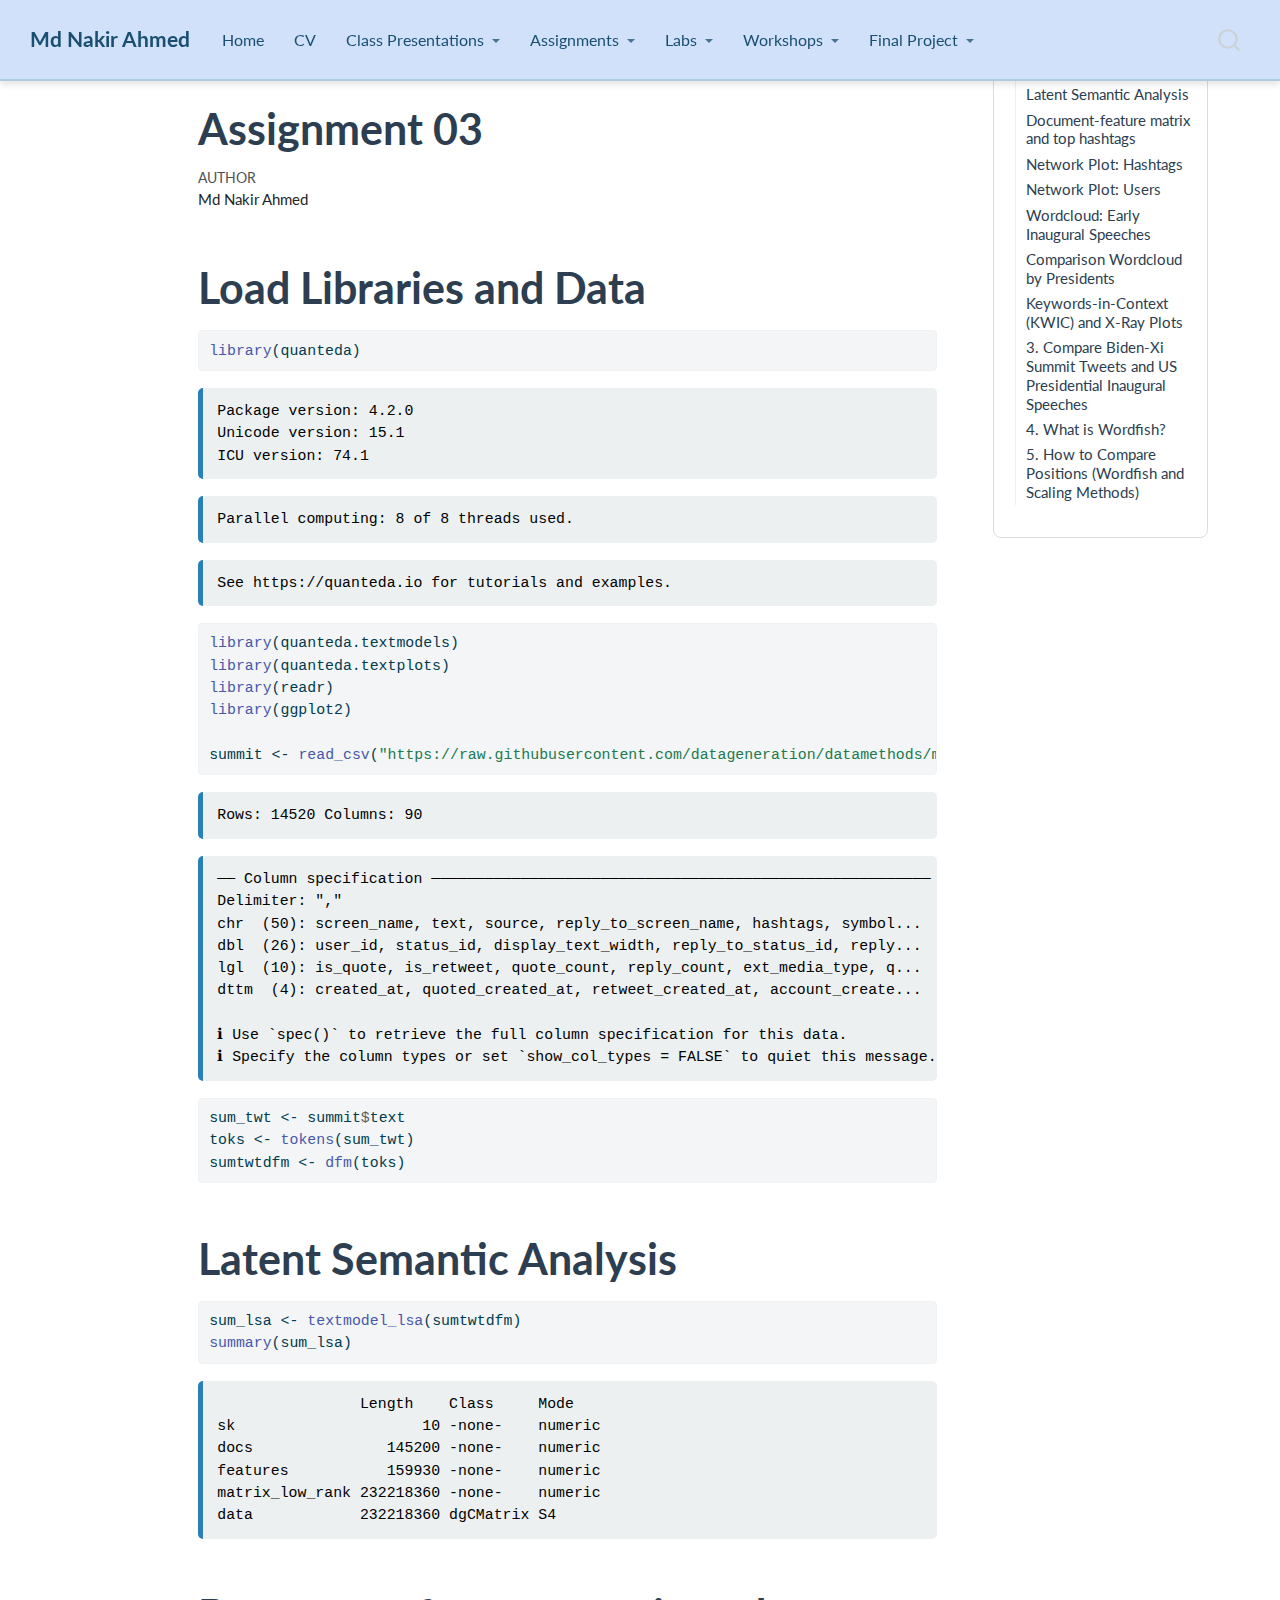
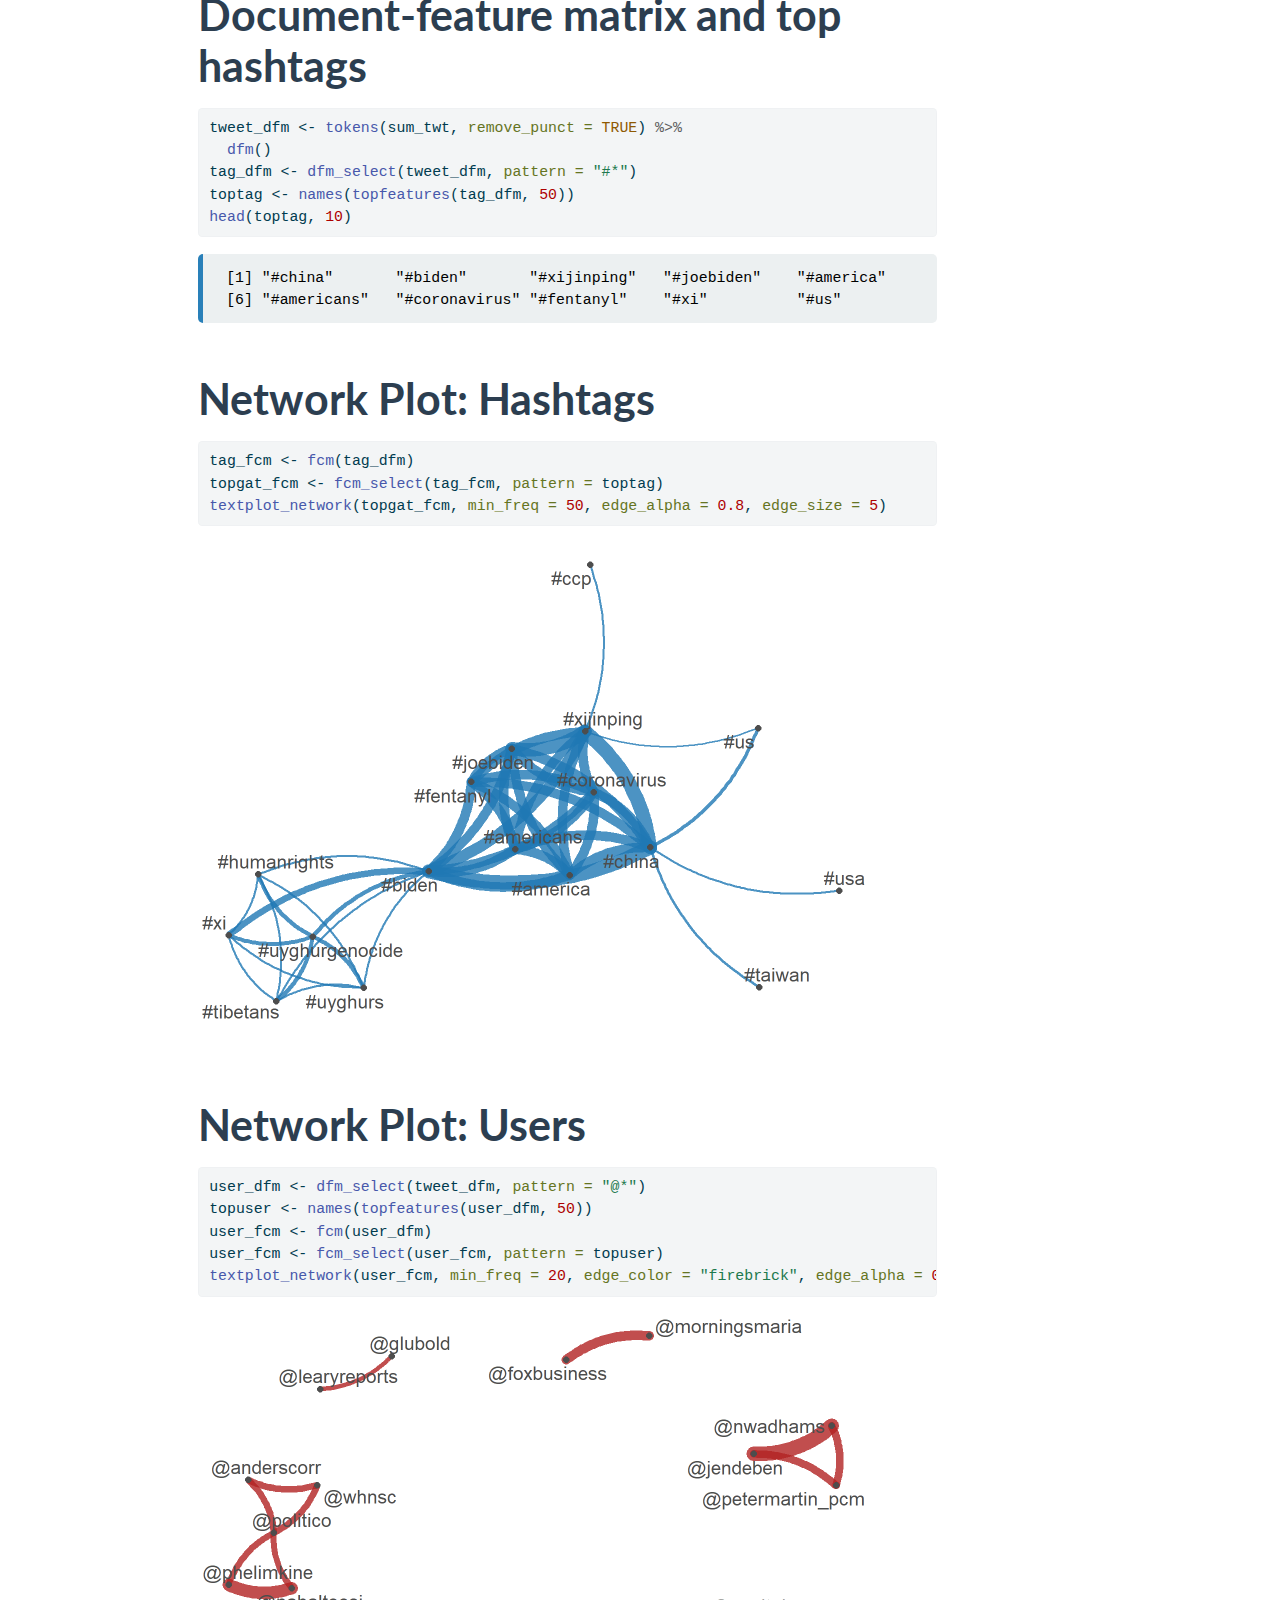
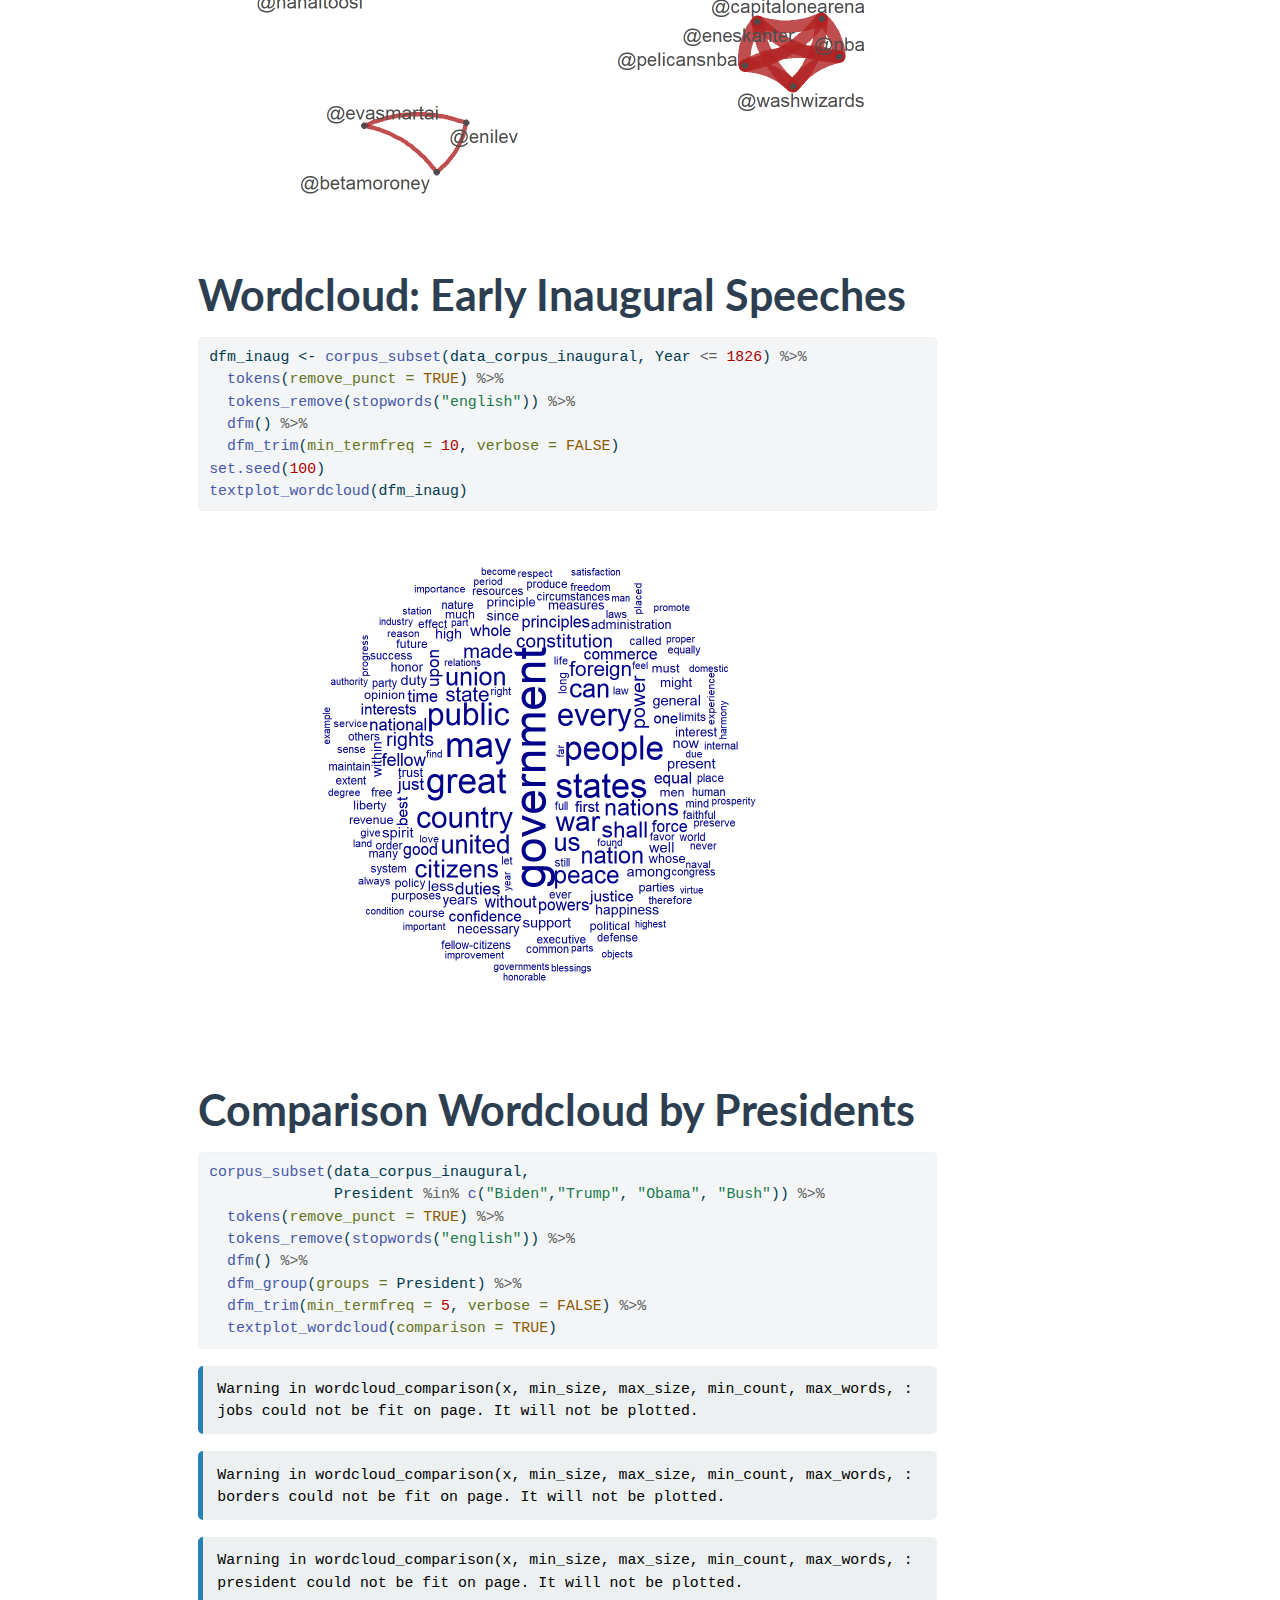
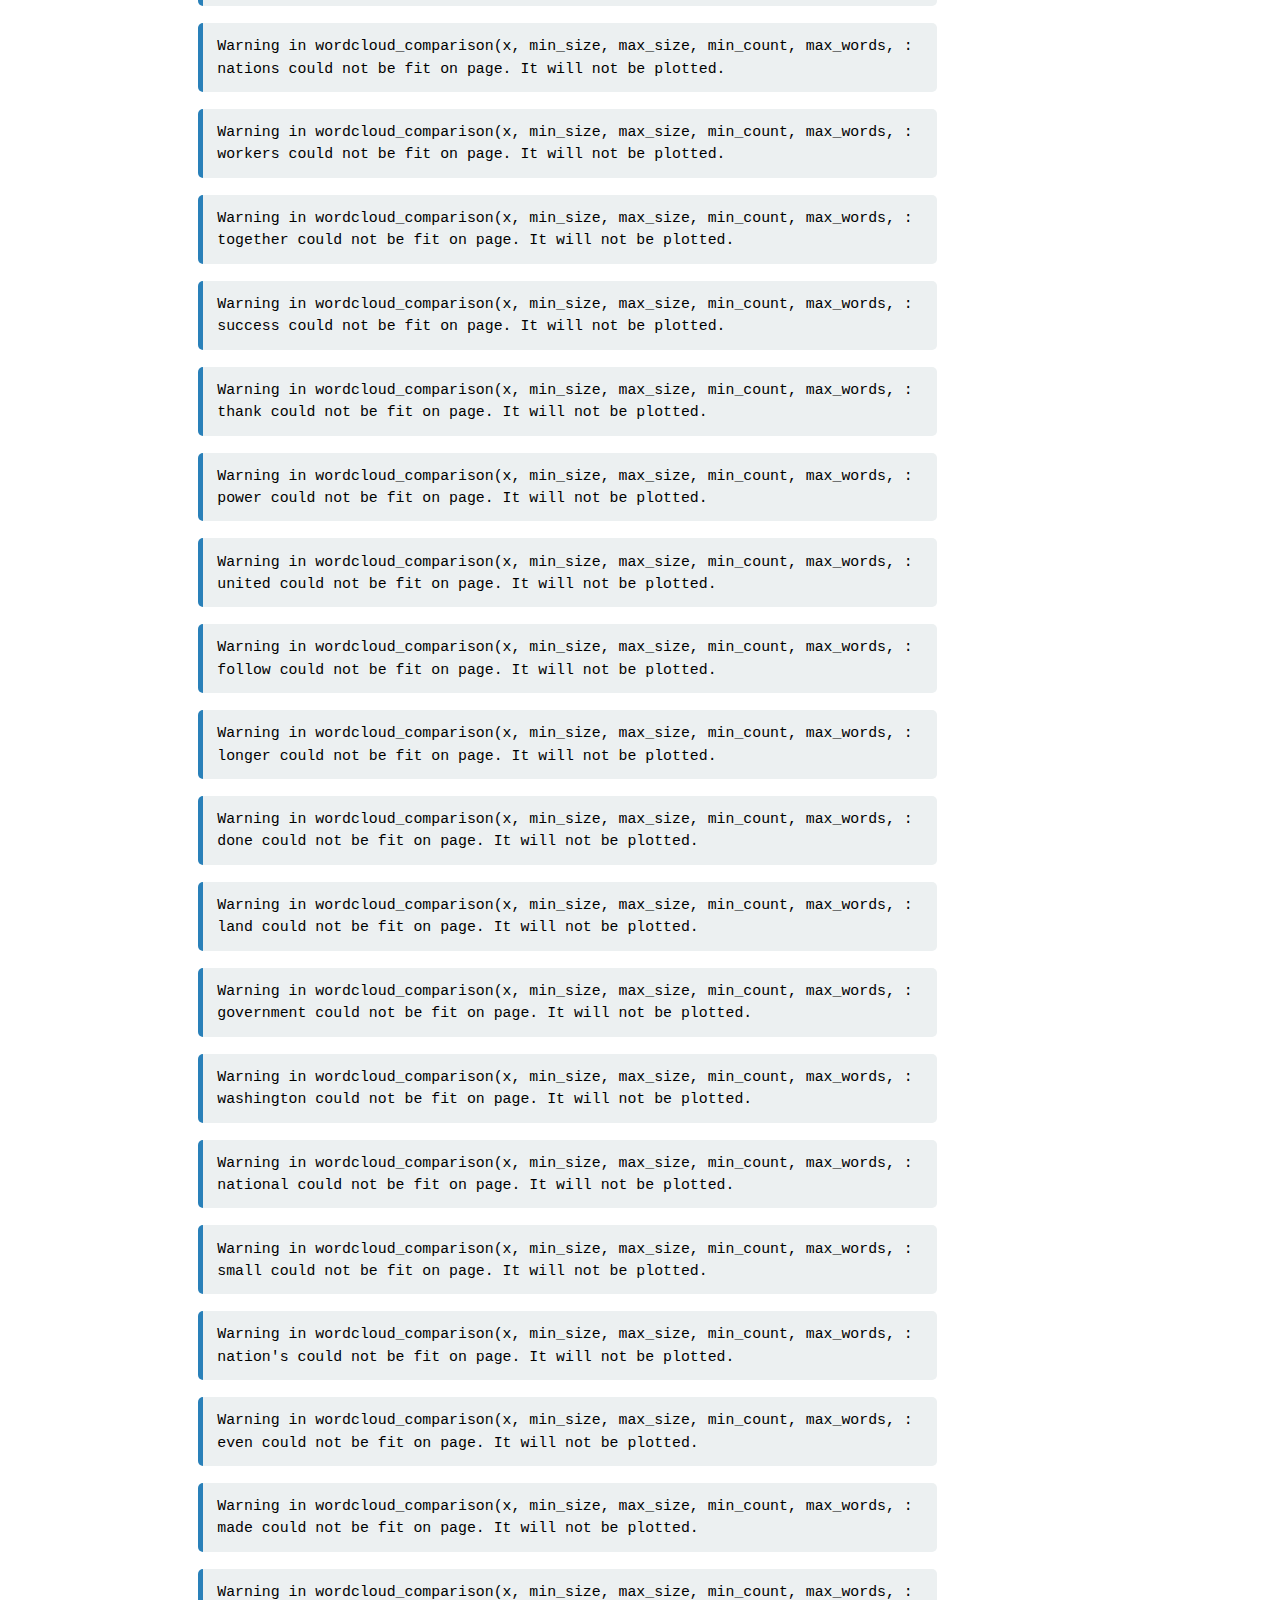
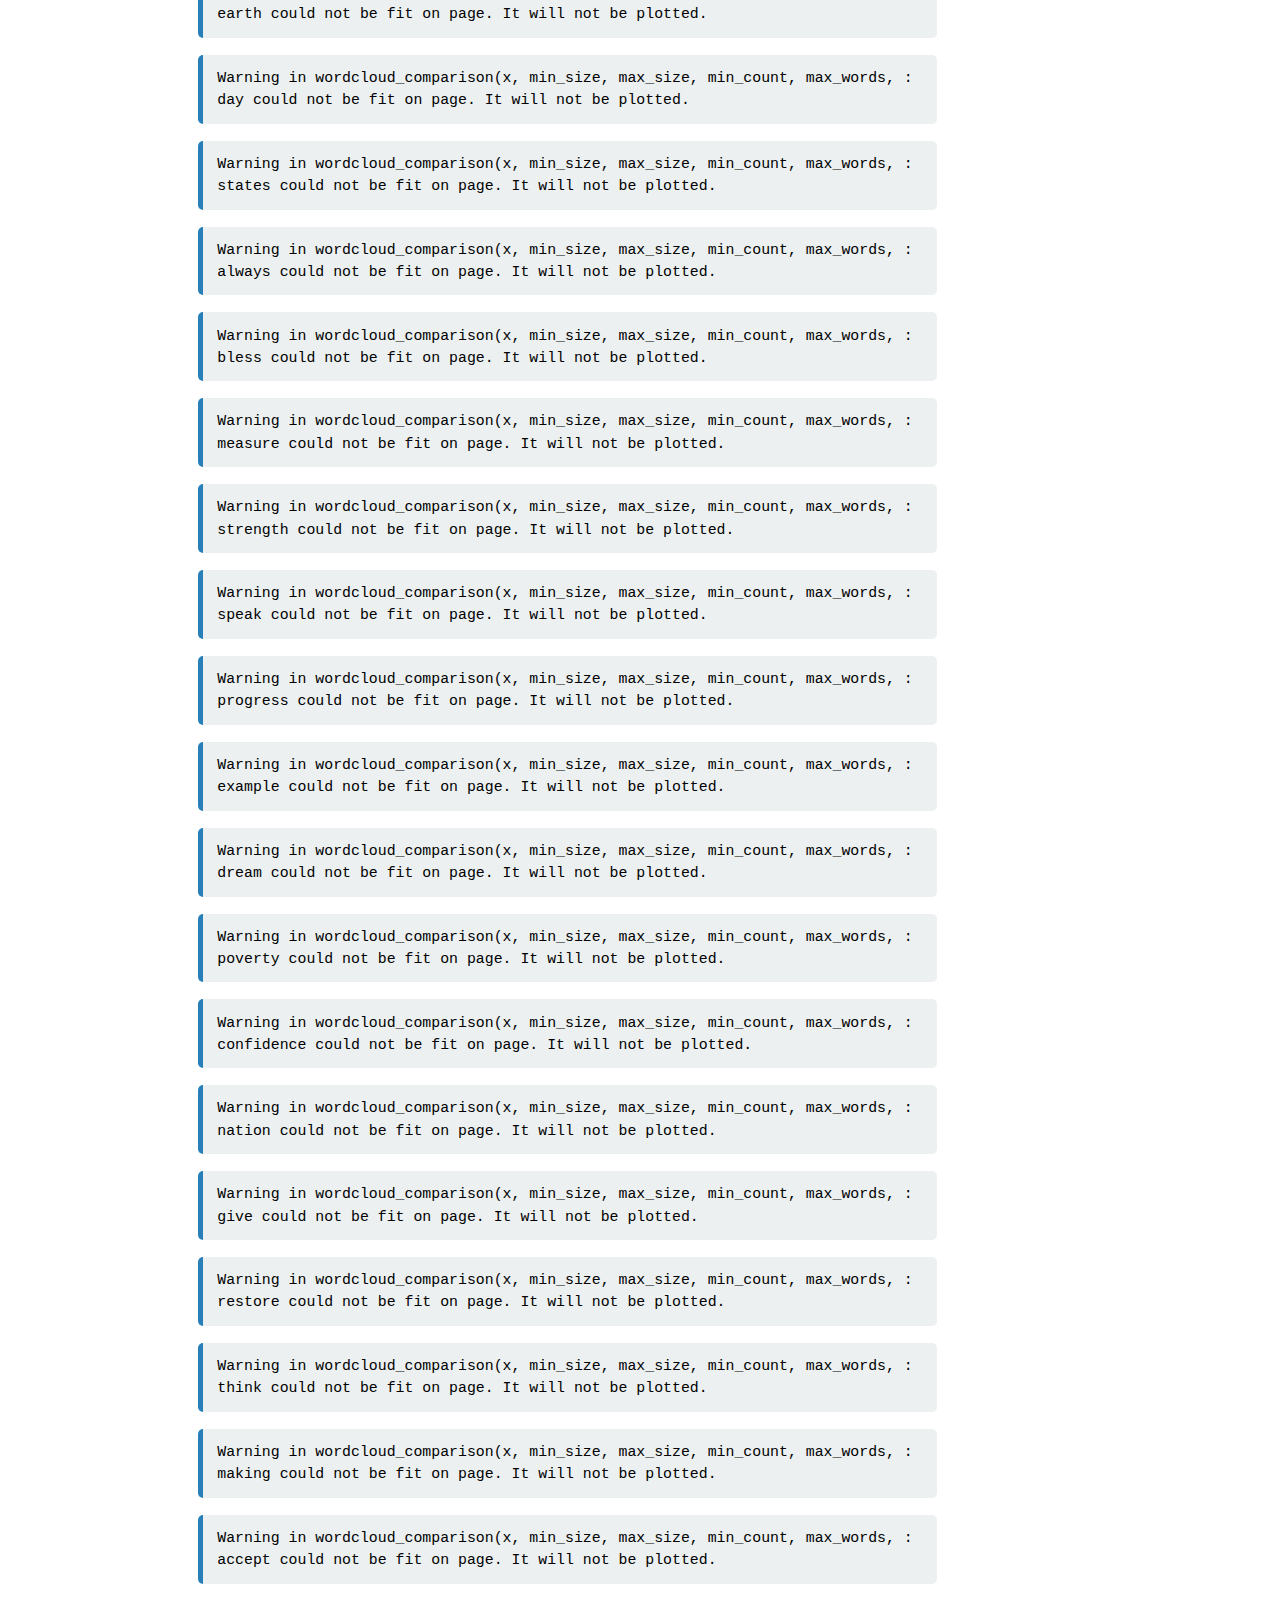
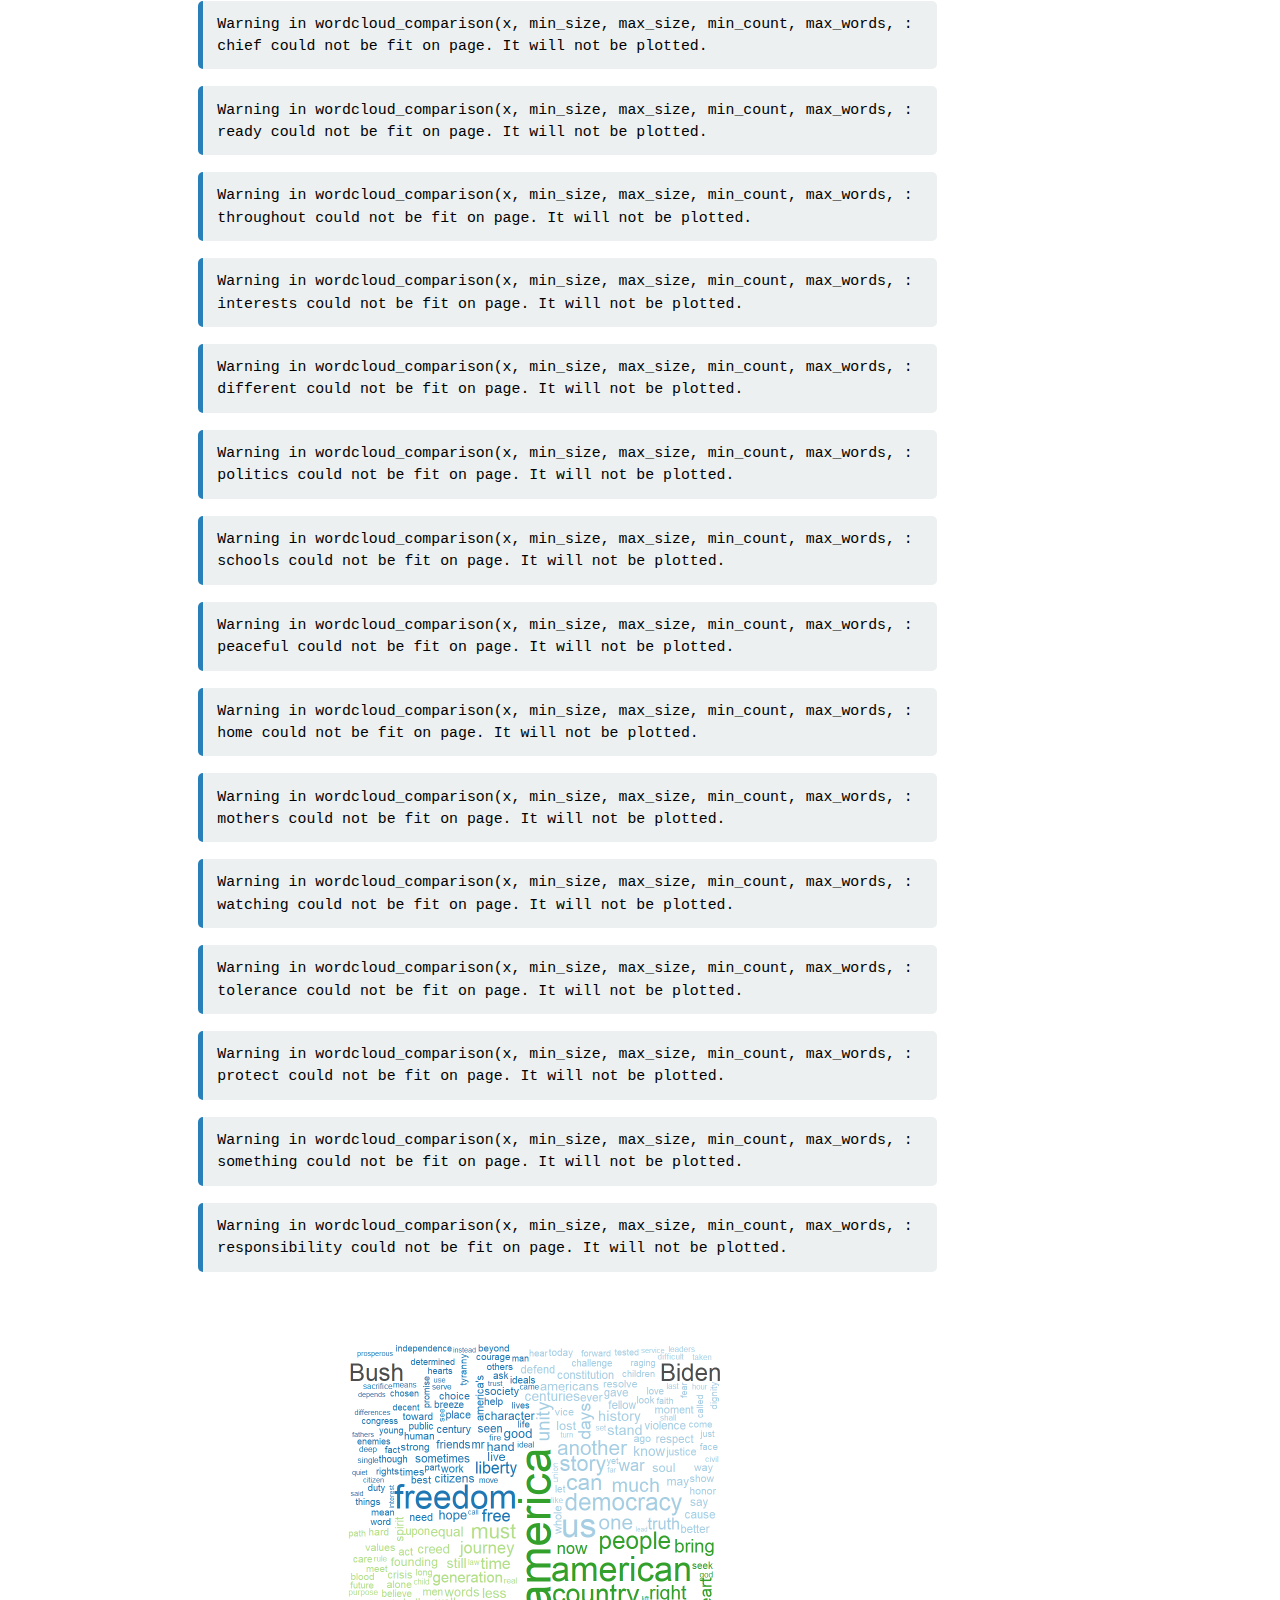
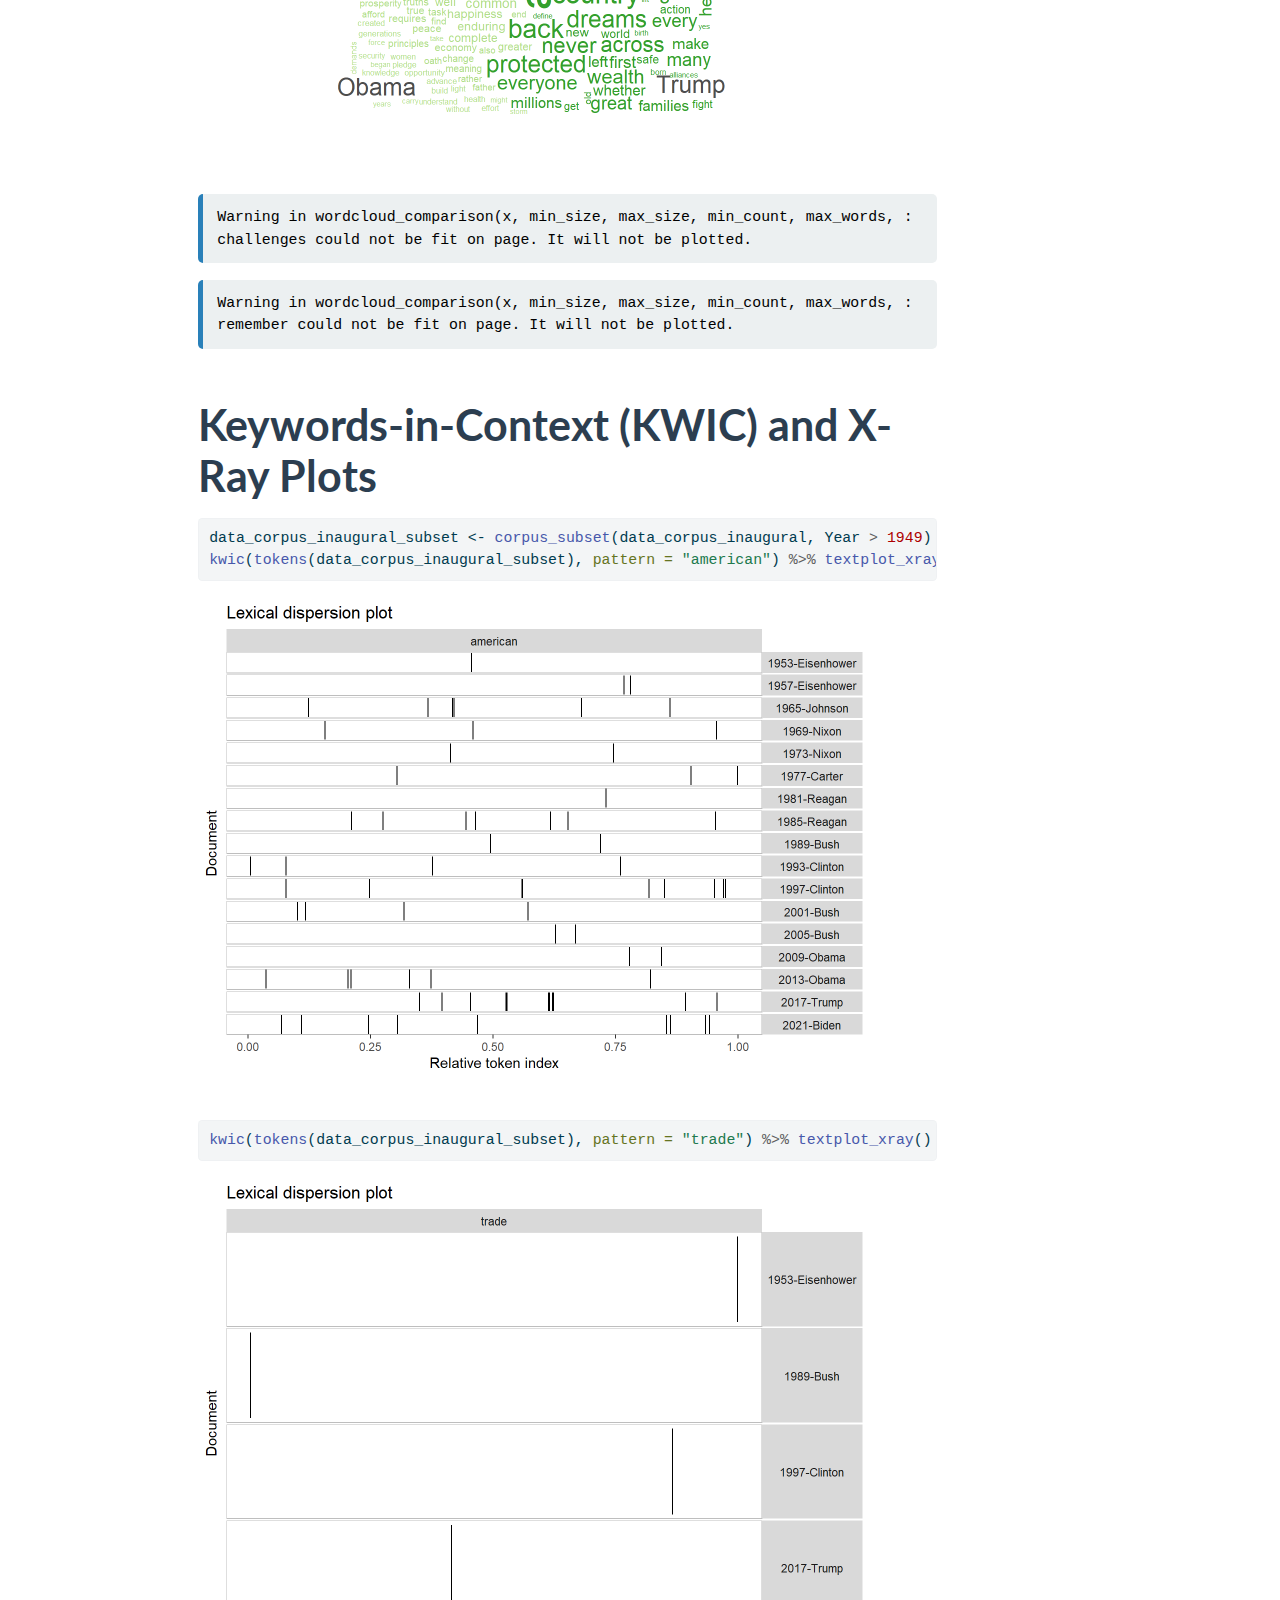
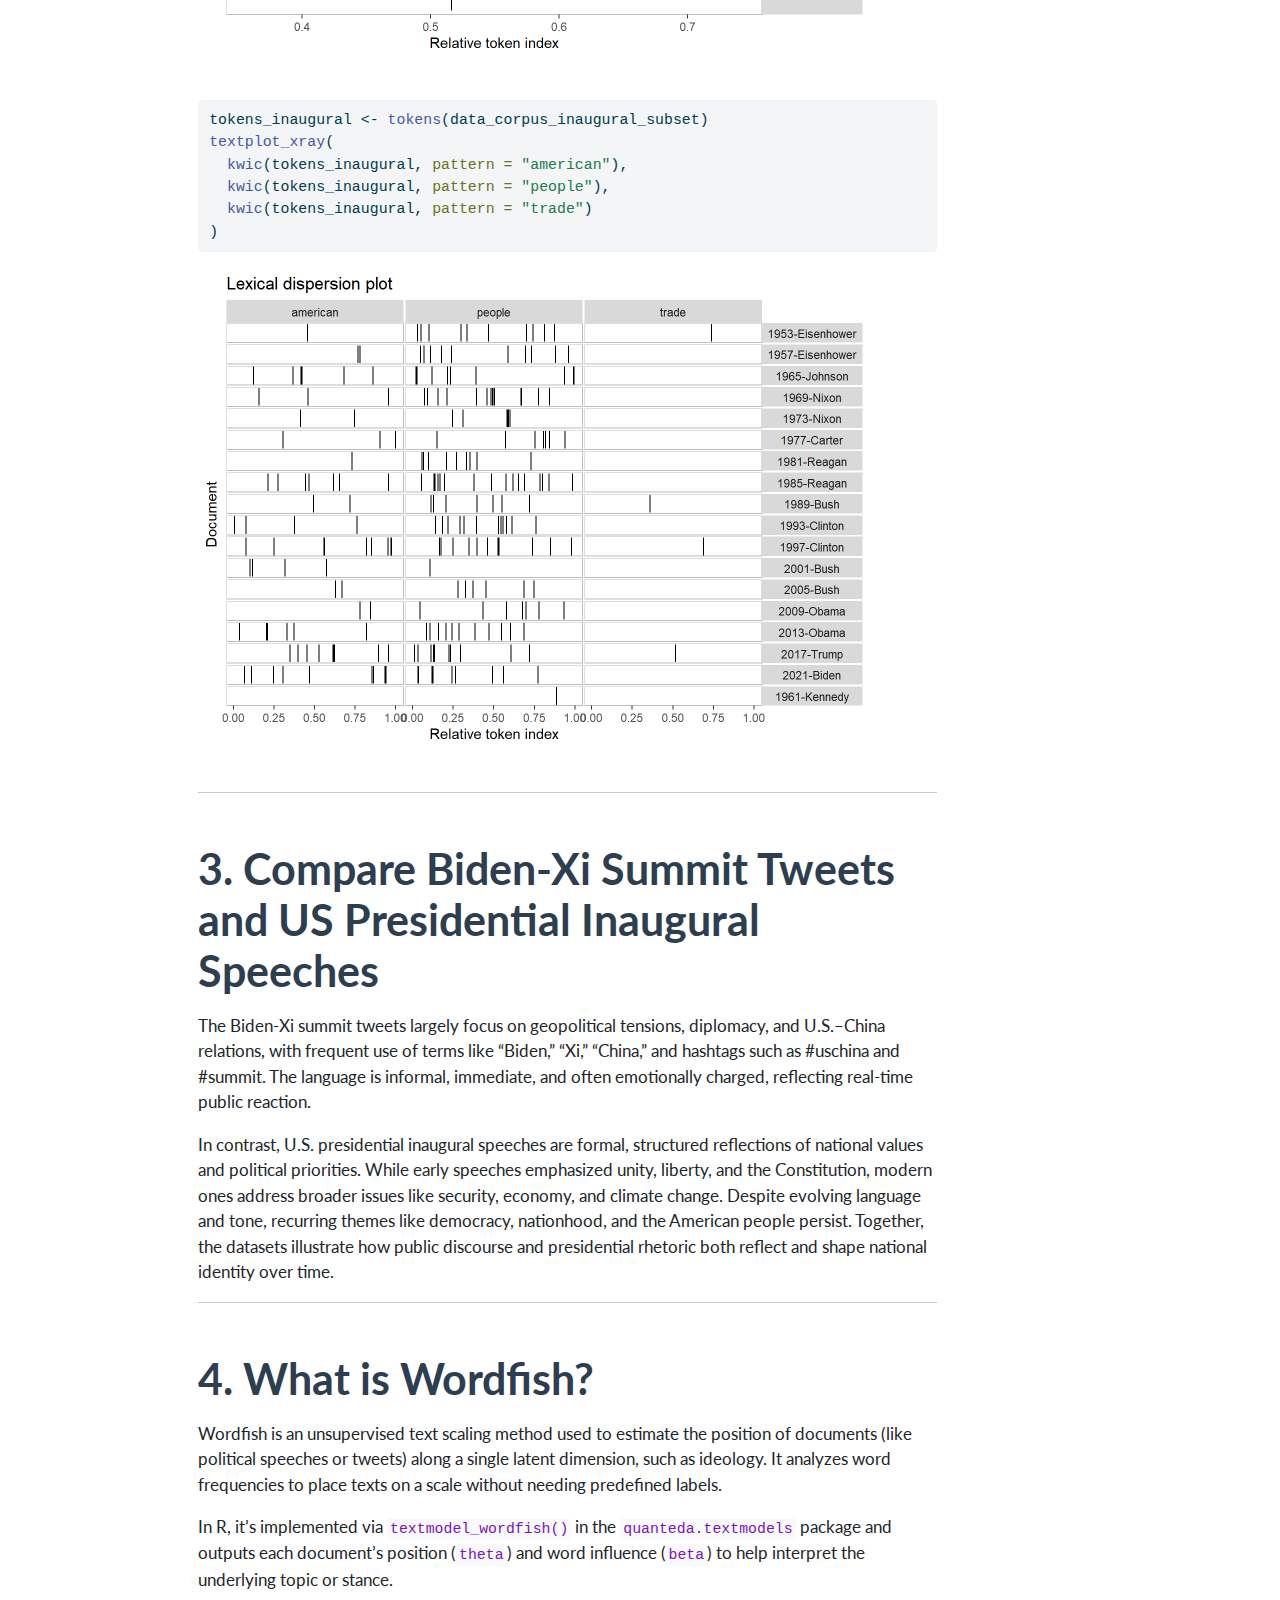
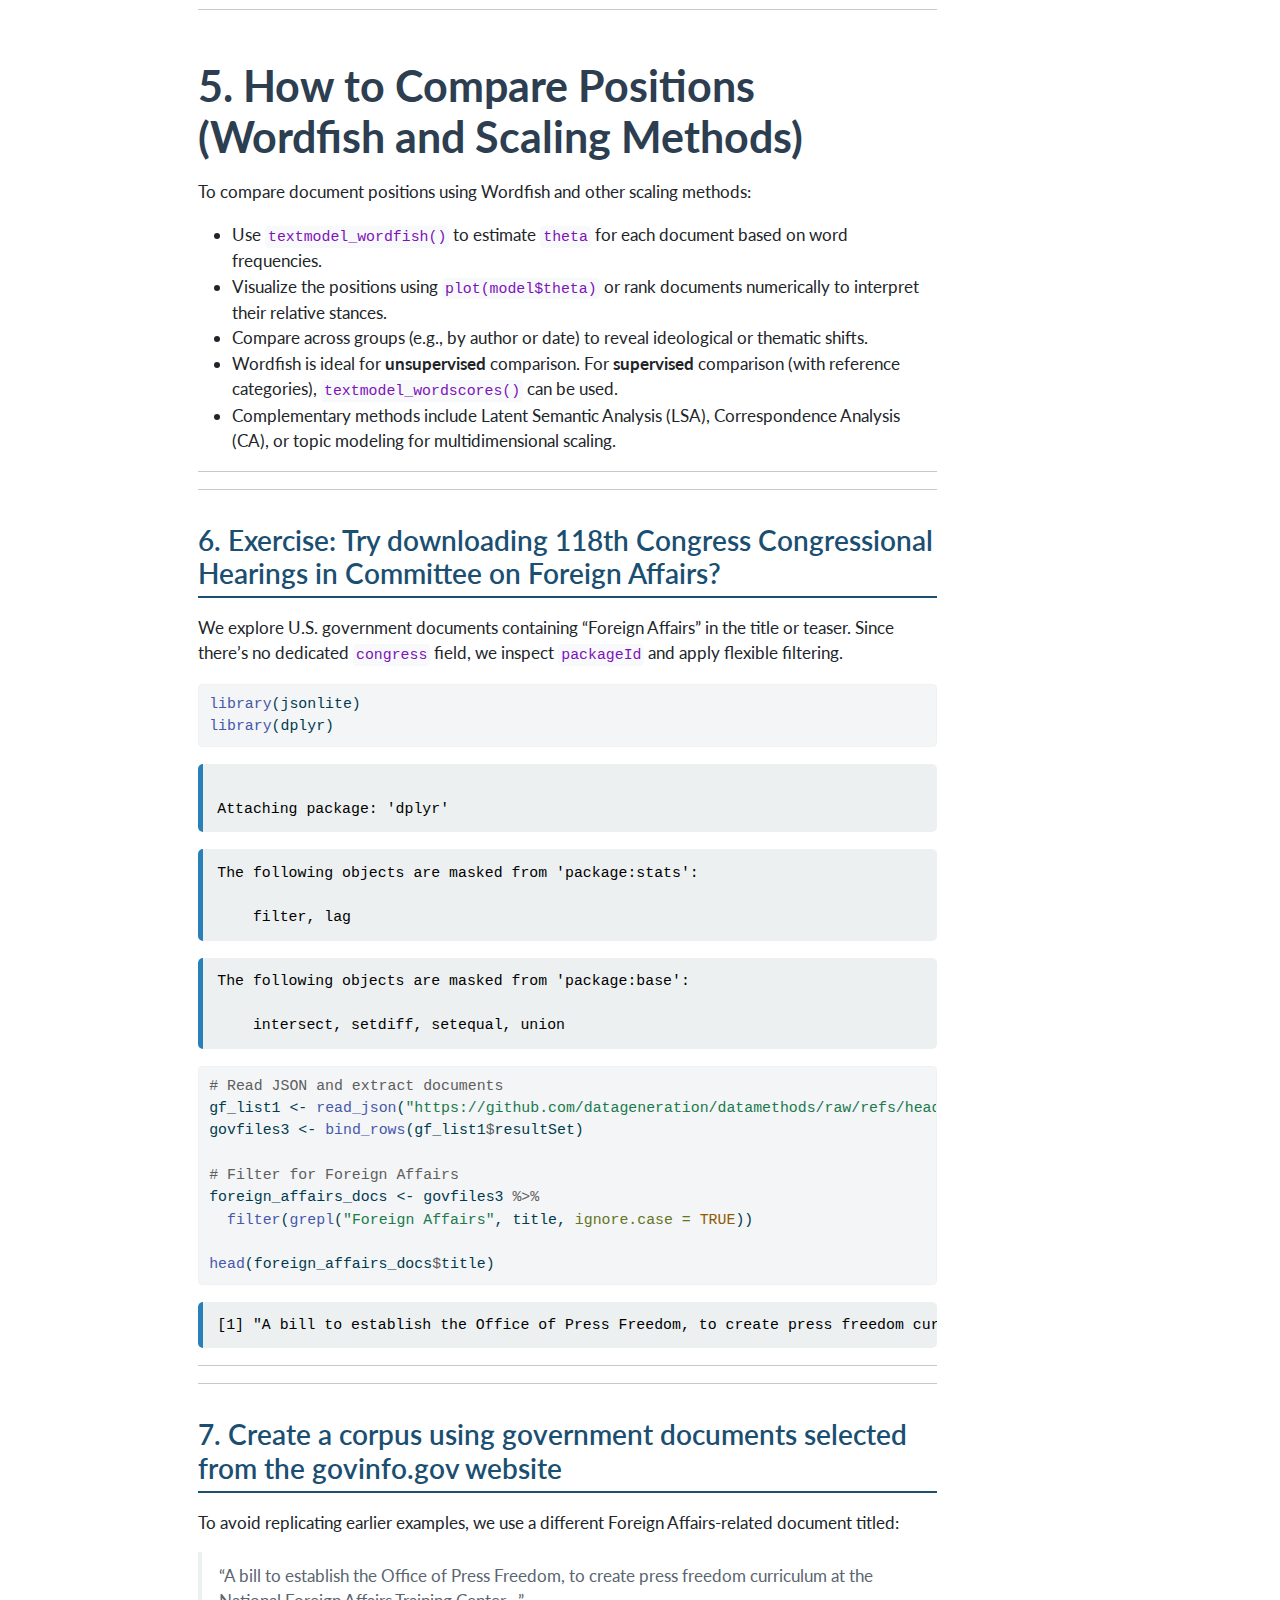
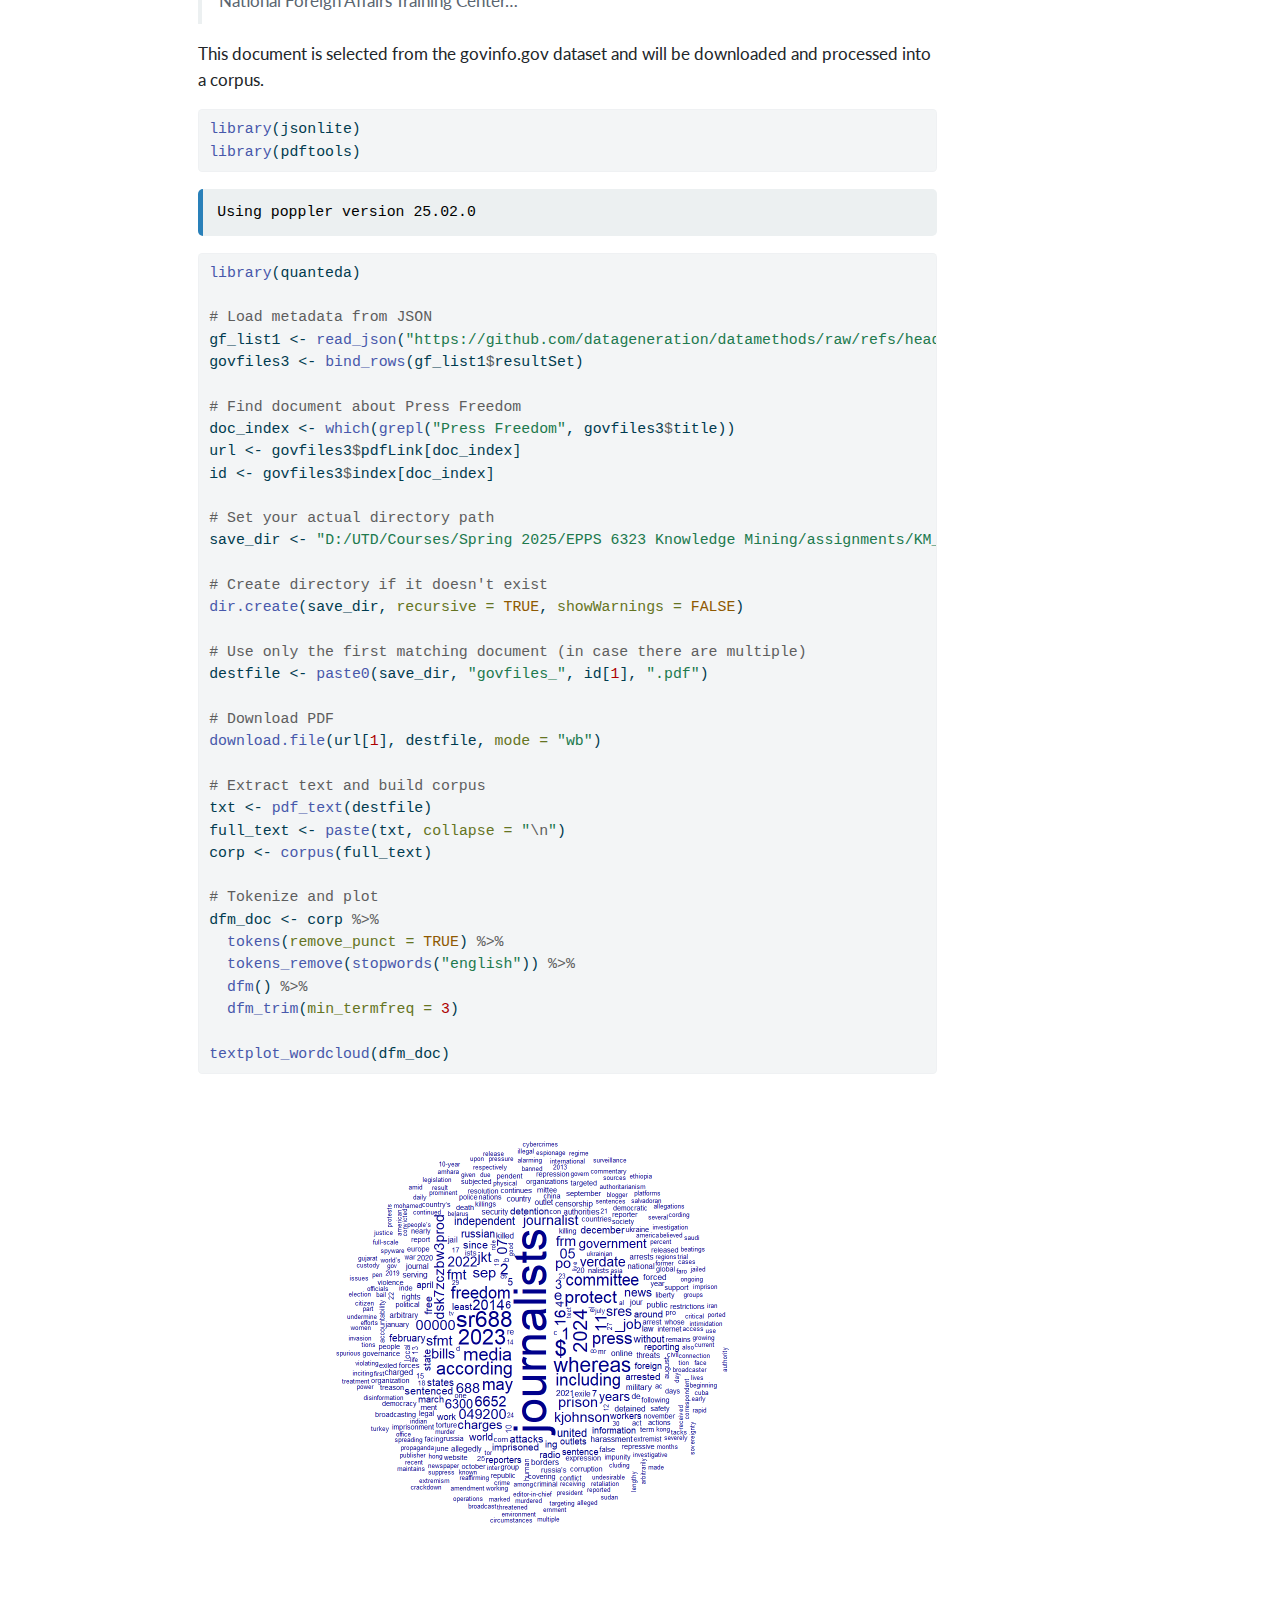
<file: KM_Assignment04_Nakir.html>
<!DOCTYPE html>
<html xmlns="http://www.w3.org/1999/xhtml" lang="en" xml:lang="en"><head>

<meta charset="utf-8">
<meta name="generator" content="quarto-1.7.29">

<meta name="viewport" content="width=device-width, initial-scale=1.0, user-scalable=yes">

<meta name="author" content="Md Nakir Ahmed">

<title>Assignment 03 – Md Nakir Ahmed</title>
<style>
code{white-space: pre-wrap;}
span.smallcaps{font-variant: small-caps;}
div.columns{display: flex; gap: min(4vw, 1.5em);}
div.column{flex: auto; overflow-x: auto;}
div.hanging-indent{margin-left: 1.5em; text-indent: -1.5em;}
ul.task-list{list-style: none;}
ul.task-list li input[type="checkbox"] {
  width: 0.8em;
  margin: 0 0.8em 0.2em -1em; /* quarto-specific, see https://github.com/quarto-dev/quarto-cli/issues/4556 */ 
  vertical-align: middle;
}
/* CSS for syntax highlighting */
html { -webkit-text-size-adjust: 100%; }
pre > code.sourceCode { white-space: pre; position: relative; }
pre > code.sourceCode > span { display: inline-block; line-height: 1.25; }
pre > code.sourceCode > span:empty { height: 1.2em; }
.sourceCode { overflow: visible; }
code.sourceCode > span { color: inherit; text-decoration: inherit; }
div.sourceCode { margin: 1em 0; }
pre.sourceCode { margin: 0; }
@media screen {
div.sourceCode { overflow: auto; }
}
@media print {
pre > code.sourceCode { white-space: pre-wrap; }
pre > code.sourceCode > span { text-indent: -5em; padding-left: 5em; }
}
pre.numberSource code
  { counter-reset: source-line 0; }
pre.numberSource code > span
  { position: relative; left: -4em; counter-increment: source-line; }
pre.numberSource code > span > a:first-child::before
  { content: counter(source-line);
    position: relative; left: -1em; text-align: right; vertical-align: baseline;
    border: none; display: inline-block;
    -webkit-touch-callout: none; -webkit-user-select: none;
    -khtml-user-select: none; -moz-user-select: none;
    -ms-user-select: none; user-select: none;
    padding: 0 4px; width: 4em;
  }
pre.numberSource { margin-left: 3em;  padding-left: 4px; }
div.sourceCode
  {   }
@media screen {
pre > code.sourceCode > span > a:first-child::before { text-decoration: underline; }
}
</style>


<script src="site_libs/quarto-nav/quarto-nav.js"></script>
<script src="site_libs/quarto-nav/headroom.min.js"></script>
<script src="site_libs/clipboard/clipboard.min.js"></script>
<script src="site_libs/quarto-search/autocomplete.umd.js"></script>
<script src="site_libs/quarto-search/fuse.min.js"></script>
<script src="site_libs/quarto-search/quarto-search.js"></script>
<meta name="quarto:offset" content="./">
<script src="site_libs/quarto-html/quarto.js" type="module"></script>
<script src="site_libs/quarto-html/tabsets/tabsets.js" type="module"></script>
<script src="site_libs/quarto-html/popper.min.js"></script>
<script src="site_libs/quarto-html/tippy.umd.min.js"></script>
<script src="site_libs/quarto-html/anchor.min.js"></script>
<link href="site_libs/quarto-html/tippy.css" rel="stylesheet">
<link href="site_libs/quarto-html/quarto-syntax-highlighting-0815c480559380816a4d1ea211a47e91.css" rel="stylesheet" id="quarto-text-highlighting-styles">
<script src="site_libs/bootstrap/bootstrap.min.js"></script>
<link href="site_libs/bootstrap/bootstrap-icons.css" rel="stylesheet">
<link href="site_libs/bootstrap/bootstrap-cc63fce9873912f1bbbccf05079cc9ea.min.css" rel="stylesheet" append-hash="true" id="quarto-bootstrap" data-mode="light">
<script id="quarto-search-options" type="application/json">{
  "location": "navbar",
  "copy-button": false,
  "collapse-after": 3,
  "panel-placement": "end",
  "type": "overlay",
  "limit": 50,
  "keyboard-shortcut": [
    "f",
    "/",
    "s"
  ],
  "show-item-context": false,
  "language": {
    "search-no-results-text": "No results",
    "search-matching-documents-text": "matching documents",
    "search-copy-link-title": "Copy link to search",
    "search-hide-matches-text": "Hide additional matches",
    "search-more-match-text": "more match in this document",
    "search-more-matches-text": "more matches in this document",
    "search-clear-button-title": "Clear",
    "search-text-placeholder": "",
    "search-detached-cancel-button-title": "Cancel",
    "search-submit-button-title": "Submit",
    "search-label": "Search"
  }
}</script>


<link rel="stylesheet" href="styles.css">
</head>

<body class="nav-fixed quarto-light">

<div id="quarto-search-results"></div>
  <header id="quarto-header" class="headroom fixed-top">
    <nav class="navbar navbar-expand-lg " data-bs-theme="dark">
      <div class="navbar-container container-fluid">
      <div class="navbar-brand-container mx-auto">
    <a class="navbar-brand" href="./index.html">
    <span class="navbar-title">Md Nakir Ahmed</span>
    </a>
  </div>
            <div id="quarto-search" class="" title="Search"></div>
          <button class="navbar-toggler" type="button" data-bs-toggle="collapse" data-bs-target="#navbarCollapse" aria-controls="navbarCollapse" role="menu" aria-expanded="false" aria-label="Toggle navigation" onclick="if (window.quartoToggleHeadroom) { window.quartoToggleHeadroom(); }">
  <span class="navbar-toggler-icon"></span>
</button>
          <div class="collapse navbar-collapse" id="navbarCollapse">
            <ul class="navbar-nav navbar-nav-scroll me-auto">
  <li class="nav-item">
    <a class="nav-link" href="./index.html"> 
<span class="menu-text">Home</span></a>
  </li>  
  <li class="nav-item">
    <a class="nav-link" href="./cv.pdf"> 
<span class="menu-text">CV</span></a>
  </li>  
  <li class="nav-item dropdown ">
    <a class="nav-link dropdown-toggle" href="#" id="nav-menu-class-presentations" role="link" data-bs-toggle="dropdown" aria-expanded="false">
 <span class="menu-text">Class Presentations</span>
    </a>
    <ul class="dropdown-menu" aria-labelledby="nav-menu-class-presentations">    
        <li>
    <a class="dropdown-item" href="./KM_Prepare for class 1_Nakir.pdf">
 <span class="dropdown-text">Prepare for class 1</span></a>
  </li>  
        <li>
    <a class="dropdown-item" href="./KM_Prepare for class 2_Nakir.pdf">
 <span class="dropdown-text">Prepare for class 2</span></a>
  </li>  
        <li>
    <a class="dropdown-item" href="./KM_Prepare for class 3_Nakir.pdf">
 <span class="dropdown-text">Prepare for class 3</span></a>
  </li>  
        <li>
    <a class="dropdown-item" href="./KM_Prepare for class 4_Nakir.pdf">
 <span class="dropdown-text">Prepare for class 4</span></a>
  </li>  
        <li>
    <a class="dropdown-item" href="./KM_Prepare for class 5_Nakir.pdf">
 <span class="dropdown-text">Prepare for class 5</span></a>
  </li>  
        <li>
    <a class="dropdown-item" href="./KM_Prepare for class 6_Nakir.pdf">
 <span class="dropdown-text">Prepare for class 6</span></a>
  </li>  
    </ul>
  </li>
  <li class="nav-item dropdown ">
    <a class="nav-link dropdown-toggle" href="#" id="nav-menu-assignments" role="link" data-bs-toggle="dropdown" aria-expanded="false">
 <span class="menu-text">Assignments</span>
    </a>
    <ul class="dropdown-menu" aria-labelledby="nav-menu-assignments">    
        <li>
    <a class="dropdown-item" href="./KM_Assignment01_Nakir.pdf">
 <span class="dropdown-text">Assignment 01</span></a>
  </li>  
        <li>
    <a class="dropdown-item" href="./KM_Assignment02_Nakir.html">
 <span class="dropdown-text">Assignment 02</span></a>
  </li>  
        <li>
    <a class="dropdown-item" href="./KM_Assignment03_Nakir.pdf">
 <span class="dropdown-text">Assignment 03</span></a>
  </li>  
        <li>
    <a class="dropdown-item" href="./KM_Assignment04_Nakir.html">
 <span class="dropdown-text">Assignment 04</span></a>
  </li>  
        <li>
    <a class="dropdown-item" href="./KM_Assignment05_Nakir.html">
 <span class="dropdown-text">Assignment 05</span></a>
  </li>  
    </ul>
  </li>
  <li class="nav-item dropdown ">
    <a class="nav-link dropdown-toggle" href="#" id="nav-menu-labs" role="link" data-bs-toggle="dropdown" aria-expanded="false">
 <span class="menu-text">Labs</span>
    </a>
    <ul class="dropdown-menu" aria-labelledby="nav-menu-labs">    
        <li>
    <a class="dropdown-item" href="./Lab01.html">
 <span class="dropdown-text">Lab 01</span></a>
  </li>  
        <li>
    <a class="dropdown-item" href="./Lab02.html">
 <span class="dropdown-text">Lab 02</span></a>
  </li>  
    </ul>
  </li>
  <li class="nav-item dropdown ">
    <a class="nav-link dropdown-toggle" href="#" id="nav-menu-workshops" role="link" data-bs-toggle="dropdown" aria-expanded="false">
 <span class="menu-text">Workshops</span>
    </a>
    <ul class="dropdown-menu" aria-labelledby="nav-menu-workshops">    
        <li>
    <a class="dropdown-item" href="./workshops.qmd">
 <span class="dropdown-text">Workshop Overview</span></a>
  </li>  
    </ul>
  </li>
  <li class="nav-item dropdown ">
    <a class="nav-link dropdown-toggle" href="#" id="nav-menu-final-project" role="link" data-bs-toggle="dropdown" aria-expanded="false">
 <span class="menu-text">Final Project</span>
    </a>
    <ul class="dropdown-menu" aria-labelledby="nav-menu-final-project">    
        <li>
    <a class="dropdown-item" href="./KM_Project_Proposal_Nakir.pdf">
 <span class="dropdown-text">Final Project Proposal</span></a>
  </li>  
        <li>
    <a class="dropdown-item" href="./KM_Project_Progress_Nakir.pdf">
 <span class="dropdown-text">Final Project Progress</span></a>
  </li>  
        <li>
    <a class="dropdown-item" href="./KM_Project_Presentation_Nakir.pdf">
 <span class="dropdown-text">Final Project Presentation</span></a>
  </li>  
        <li>
    <a class="dropdown-item" href="./KM_Project_Document_Nakir.pdf">
 <span class="dropdown-text">Final Project Document</span></a>
  </li>  
    </ul>
  </li>
</ul>
          </div> <!-- /navcollapse -->
            <div class="quarto-navbar-tools">
</div>
      </div> <!-- /container-fluid -->
    </nav>
</header>
<!-- content -->
<div id="quarto-content" class="quarto-container page-columns page-rows-contents page-layout-article page-navbar">
<!-- sidebar -->
<!-- margin-sidebar -->
    <div id="quarto-margin-sidebar" class="sidebar margin-sidebar">
        <nav id="TOC" role="doc-toc" class="toc-active">
    <h2 id="toc-title">On this page</h2>
   
  <ul>
  <li><a href="#section" id="toc-section" class="nav-link active" data-scroll-target="#section"></a></li>
  <li><a href="#load-libraries-and-data" id="toc-load-libraries-and-data" class="nav-link" data-scroll-target="#load-libraries-and-data">Load Libraries and Data</a></li>
  <li><a href="#latent-semantic-analysis" id="toc-latent-semantic-analysis" class="nav-link" data-scroll-target="#latent-semantic-analysis">Latent Semantic Analysis</a></li>
  <li><a href="#document-feature-matrix-and-top-hashtags" id="toc-document-feature-matrix-and-top-hashtags" class="nav-link" data-scroll-target="#document-feature-matrix-and-top-hashtags">Document-feature matrix and top hashtags</a></li>
  <li><a href="#network-plot-hashtags" id="toc-network-plot-hashtags" class="nav-link" data-scroll-target="#network-plot-hashtags">Network Plot: Hashtags</a></li>
  <li><a href="#network-plot-users" id="toc-network-plot-users" class="nav-link" data-scroll-target="#network-plot-users">Network Plot: Users</a></li>
  <li><a href="#wordcloud-early-inaugural-speeches" id="toc-wordcloud-early-inaugural-speeches" class="nav-link" data-scroll-target="#wordcloud-early-inaugural-speeches">Wordcloud: Early Inaugural Speeches</a></li>
  <li><a href="#comparison-wordcloud-by-presidents" id="toc-comparison-wordcloud-by-presidents" class="nav-link" data-scroll-target="#comparison-wordcloud-by-presidents">Comparison Wordcloud by Presidents</a></li>
  <li><a href="#keywords-in-context-kwic-and-x-ray-plots" id="toc-keywords-in-context-kwic-and-x-ray-plots" class="nav-link" data-scroll-target="#keywords-in-context-kwic-and-x-ray-plots">Keywords-in-Context (KWIC) and X-Ray Plots</a></li>
  <li><a href="#compare-biden-xi-summit-tweets-and-us-presidential-inaugural-speeches" id="toc-compare-biden-xi-summit-tweets-and-us-presidential-inaugural-speeches" class="nav-link" data-scroll-target="#compare-biden-xi-summit-tweets-and-us-presidential-inaugural-speeches">3. Compare Biden-Xi Summit Tweets and US Presidential Inaugural Speeches</a></li>
  <li><a href="#what-is-wordfish" id="toc-what-is-wordfish" class="nav-link" data-scroll-target="#what-is-wordfish">4. What is Wordfish?</a></li>
  <li><a href="#how-to-compare-positions-wordfish-and-scaling-methods" id="toc-how-to-compare-positions-wordfish-and-scaling-methods" class="nav-link" data-scroll-target="#how-to-compare-positions-wordfish-and-scaling-methods">5. How to Compare Positions (Wordfish and Scaling Methods)</a>
  <ul class="collapse">
  <li><a href="#exercise-try-downloading-118th-congress-congressional-hearings-in-committee-on-foreign-affairs" id="toc-exercise-try-downloading-118th-congress-congressional-hearings-in-committee-on-foreign-affairs" class="nav-link" data-scroll-target="#exercise-try-downloading-118th-congress-congressional-hearings-in-committee-on-foreign-affairs">6. Exercise: Try downloading 118th Congress Congressional Hearings in Committee on Foreign Affairs?</a></li>
  <li><a href="#create-a-corpus-using-government-documents-selected-from-the-govinfo.gov-website" id="toc-create-a-corpus-using-government-documents-selected-from-the-govinfo.gov-website" class="nav-link" data-scroll-target="#create-a-corpus-using-government-documents-selected-from-the-govinfo.gov-website">7. Create a corpus using government documents selected from the govinfo.gov website</a></li>
  <li><a href="#additional-analysis" id="toc-additional-analysis" class="nav-link" data-scroll-target="#additional-analysis">Additional Analysis</a>
  <ul class="collapse">
  <li><a href="#top-words-bar-plot" id="toc-top-words-bar-plot" class="nav-link" data-scroll-target="#top-words-bar-plot">🔹 Top Words Bar Plot</a></li>
  <li><a href="#document-summary" id="toc-document-summary" class="nav-link" data-scroll-target="#document-summary">🔹 Document Summary</a></li>
  </ul></li>
  </ul></li>
  </ul>
</nav>
    </div>
<!-- main -->
<main class="content" id="quarto-document-content">

<header id="title-block-header" class="quarto-title-block default">
<div class="quarto-title">
<h1 class="title">Assignment 03</h1>
</div>



<div class="quarto-title-meta">

    <div>
    <div class="quarto-title-meta-heading">Author</div>
    <div class="quarto-title-meta-contents">
             <p>Md Nakir Ahmed </p>
          </div>
  </div>
    
  
    
  </div>
  


</header>


<section id="section" class="level1">
<h1></h1>
</section>
<section id="load-libraries-and-data" class="level1">
<h1>Load Libraries and Data</h1>
<div class="cell">
<div class="sourceCode cell-code" id="cb1"><pre class="sourceCode r code-with-copy"><code class="sourceCode r"><span id="cb1-1"><a href="#cb1-1" aria-hidden="true" tabindex="-1"></a><span class="fu">library</span>(quanteda)</span></code><button title="Copy to Clipboard" class="code-copy-button"><i class="bi"></i></button></pre></div>
<div class="cell-output cell-output-stderr">
<pre><code>Package version: 4.2.0
Unicode version: 15.1
ICU version: 74.1</code></pre>
</div>
<div class="cell-output cell-output-stderr">
<pre><code>Parallel computing: 8 of 8 threads used.</code></pre>
</div>
<div class="cell-output cell-output-stderr">
<pre><code>See https://quanteda.io for tutorials and examples.</code></pre>
</div>
<div class="sourceCode cell-code" id="cb5"><pre class="sourceCode r code-with-copy"><code class="sourceCode r"><span id="cb5-1"><a href="#cb5-1" aria-hidden="true" tabindex="-1"></a><span class="fu">library</span>(quanteda.textmodels)</span>
<span id="cb5-2"><a href="#cb5-2" aria-hidden="true" tabindex="-1"></a><span class="fu">library</span>(quanteda.textplots)</span>
<span id="cb5-3"><a href="#cb5-3" aria-hidden="true" tabindex="-1"></a><span class="fu">library</span>(readr)</span>
<span id="cb5-4"><a href="#cb5-4" aria-hidden="true" tabindex="-1"></a><span class="fu">library</span>(ggplot2)</span>
<span id="cb5-5"><a href="#cb5-5" aria-hidden="true" tabindex="-1"></a></span>
<span id="cb5-6"><a href="#cb5-6" aria-hidden="true" tabindex="-1"></a>summit <span class="ot">&lt;-</span> <span class="fu">read_csv</span>(<span class="st">"https://raw.githubusercontent.com/datageneration/datamethods/master/textanalytics/summit_11162021.csv"</span>)</span></code><button title="Copy to Clipboard" class="code-copy-button"><i class="bi"></i></button></pre></div>
<div class="cell-output cell-output-stderr">
<pre><code>Rows: 14520 Columns: 90</code></pre>
</div>
<div class="cell-output cell-output-stderr">
<pre><code>── Column specification ────────────────────────────────────────────────────────
Delimiter: ","
chr  (50): screen_name, text, source, reply_to_screen_name, hashtags, symbol...
dbl  (26): user_id, status_id, display_text_width, reply_to_status_id, reply...
lgl  (10): is_quote, is_retweet, quote_count, reply_count, ext_media_type, q...
dttm  (4): created_at, quoted_created_at, retweet_created_at, account_create...

ℹ Use `spec()` to retrieve the full column specification for this data.
ℹ Specify the column types or set `show_col_types = FALSE` to quiet this message.</code></pre>
</div>
<div class="sourceCode cell-code" id="cb8"><pre class="sourceCode r code-with-copy"><code class="sourceCode r"><span id="cb8-1"><a href="#cb8-1" aria-hidden="true" tabindex="-1"></a>sum_twt <span class="ot">&lt;-</span> summit<span class="sc">$</span>text</span>
<span id="cb8-2"><a href="#cb8-2" aria-hidden="true" tabindex="-1"></a>toks <span class="ot">&lt;-</span> <span class="fu">tokens</span>(sum_twt)</span>
<span id="cb8-3"><a href="#cb8-3" aria-hidden="true" tabindex="-1"></a>sumtwtdfm <span class="ot">&lt;-</span> <span class="fu">dfm</span>(toks)</span></code><button title="Copy to Clipboard" class="code-copy-button"><i class="bi"></i></button></pre></div>
</div>
</section>
<section id="latent-semantic-analysis" class="level1">
<h1>Latent Semantic Analysis</h1>
<div class="cell">
<div class="sourceCode cell-code" id="cb9"><pre class="sourceCode r code-with-copy"><code class="sourceCode r"><span id="cb9-1"><a href="#cb9-1" aria-hidden="true" tabindex="-1"></a>sum_lsa <span class="ot">&lt;-</span> <span class="fu">textmodel_lsa</span>(sumtwtdfm)</span>
<span id="cb9-2"><a href="#cb9-2" aria-hidden="true" tabindex="-1"></a><span class="fu">summary</span>(sum_lsa)</span></code><button title="Copy to Clipboard" class="code-copy-button"><i class="bi"></i></button></pre></div>
<div class="cell-output cell-output-stdout">
<pre><code>                Length    Class     Mode   
sk                     10 -none-    numeric
docs               145200 -none-    numeric
features           159930 -none-    numeric
matrix_low_rank 232218360 -none-    numeric
data            232218360 dgCMatrix S4     </code></pre>
</div>
</div>
</section>
<section id="document-feature-matrix-and-top-hashtags" class="level1">
<h1>Document-feature matrix and top hashtags</h1>
<div class="cell">
<div class="sourceCode cell-code" id="cb11"><pre class="sourceCode r code-with-copy"><code class="sourceCode r"><span id="cb11-1"><a href="#cb11-1" aria-hidden="true" tabindex="-1"></a>tweet_dfm <span class="ot">&lt;-</span> <span class="fu">tokens</span>(sum_twt, <span class="at">remove_punct =</span> <span class="cn">TRUE</span>) <span class="sc">%&gt;%</span></span>
<span id="cb11-2"><a href="#cb11-2" aria-hidden="true" tabindex="-1"></a>  <span class="fu">dfm</span>()</span>
<span id="cb11-3"><a href="#cb11-3" aria-hidden="true" tabindex="-1"></a>tag_dfm <span class="ot">&lt;-</span> <span class="fu">dfm_select</span>(tweet_dfm, <span class="at">pattern =</span> <span class="st">"#*"</span>)</span>
<span id="cb11-4"><a href="#cb11-4" aria-hidden="true" tabindex="-1"></a>toptag <span class="ot">&lt;-</span> <span class="fu">names</span>(<span class="fu">topfeatures</span>(tag_dfm, <span class="dv">50</span>))</span>
<span id="cb11-5"><a href="#cb11-5" aria-hidden="true" tabindex="-1"></a><span class="fu">head</span>(toptag, <span class="dv">10</span>)</span></code><button title="Copy to Clipboard" class="code-copy-button"><i class="bi"></i></button></pre></div>
<div class="cell-output cell-output-stdout">
<pre><code> [1] "#china"       "#biden"       "#xijinping"   "#joebiden"    "#america"    
 [6] "#americans"   "#coronavirus" "#fentanyl"    "#xi"          "#us"         </code></pre>
</div>
</div>
</section>
<section id="network-plot-hashtags" class="level1">
<h1>Network Plot: Hashtags</h1>
<div class="cell">
<div class="sourceCode cell-code" id="cb13"><pre class="sourceCode r code-with-copy"><code class="sourceCode r"><span id="cb13-1"><a href="#cb13-1" aria-hidden="true" tabindex="-1"></a>tag_fcm <span class="ot">&lt;-</span> <span class="fu">fcm</span>(tag_dfm)</span>
<span id="cb13-2"><a href="#cb13-2" aria-hidden="true" tabindex="-1"></a>topgat_fcm <span class="ot">&lt;-</span> <span class="fu">fcm_select</span>(tag_fcm, <span class="at">pattern =</span> toptag)</span>
<span id="cb13-3"><a href="#cb13-3" aria-hidden="true" tabindex="-1"></a><span class="fu">textplot_network</span>(topgat_fcm, <span class="at">min_freq =</span> <span class="dv">50</span>, <span class="at">edge_alpha =</span> <span class="fl">0.8</span>, <span class="at">edge_size =</span> <span class="dv">5</span>)</span></code><button title="Copy to Clipboard" class="code-copy-button"><i class="bi"></i></button></pre></div>
<div class="cell-output-display">
<div>
<figure class="figure">
<p><img src="KM_Assignment04_Nakir_files/figure-html/unnamed-chunk-4-1.png" class="img-fluid figure-img" width="672"></p>
</figure>
</div>
</div>
</div>
</section>
<section id="network-plot-users" class="level1">
<h1>Network Plot: Users</h1>
<div class="cell">
<div class="sourceCode cell-code" id="cb14"><pre class="sourceCode r code-with-copy"><code class="sourceCode r"><span id="cb14-1"><a href="#cb14-1" aria-hidden="true" tabindex="-1"></a>user_dfm <span class="ot">&lt;-</span> <span class="fu">dfm_select</span>(tweet_dfm, <span class="at">pattern =</span> <span class="st">"@*"</span>)</span>
<span id="cb14-2"><a href="#cb14-2" aria-hidden="true" tabindex="-1"></a>topuser <span class="ot">&lt;-</span> <span class="fu">names</span>(<span class="fu">topfeatures</span>(user_dfm, <span class="dv">50</span>))</span>
<span id="cb14-3"><a href="#cb14-3" aria-hidden="true" tabindex="-1"></a>user_fcm <span class="ot">&lt;-</span> <span class="fu">fcm</span>(user_dfm)</span>
<span id="cb14-4"><a href="#cb14-4" aria-hidden="true" tabindex="-1"></a>user_fcm <span class="ot">&lt;-</span> <span class="fu">fcm_select</span>(user_fcm, <span class="at">pattern =</span> topuser)</span>
<span id="cb14-5"><a href="#cb14-5" aria-hidden="true" tabindex="-1"></a><span class="fu">textplot_network</span>(user_fcm, <span class="at">min_freq =</span> <span class="dv">20</span>, <span class="at">edge_color =</span> <span class="st">"firebrick"</span>, <span class="at">edge_alpha =</span> <span class="fl">0.8</span>, <span class="at">edge_size =</span> <span class="dv">5</span>)</span></code><button title="Copy to Clipboard" class="code-copy-button"><i class="bi"></i></button></pre></div>
<div class="cell-output-display">
<div>
<figure class="figure">
<p><img src="KM_Assignment04_Nakir_files/figure-html/unnamed-chunk-5-1.png" class="img-fluid figure-img" width="672"></p>
</figure>
</div>
</div>
</div>
</section>
<section id="wordcloud-early-inaugural-speeches" class="level1">
<h1>Wordcloud: Early Inaugural Speeches</h1>
<div class="cell">
<div class="sourceCode cell-code" id="cb15"><pre class="sourceCode r code-with-copy"><code class="sourceCode r"><span id="cb15-1"><a href="#cb15-1" aria-hidden="true" tabindex="-1"></a>dfm_inaug <span class="ot">&lt;-</span> <span class="fu">corpus_subset</span>(data_corpus_inaugural, Year <span class="sc">&lt;=</span> <span class="dv">1826</span>) <span class="sc">%&gt;%</span> </span>
<span id="cb15-2"><a href="#cb15-2" aria-hidden="true" tabindex="-1"></a>  <span class="fu">tokens</span>(<span class="at">remove_punct =</span> <span class="cn">TRUE</span>) <span class="sc">%&gt;%</span> </span>
<span id="cb15-3"><a href="#cb15-3" aria-hidden="true" tabindex="-1"></a>  <span class="fu">tokens_remove</span>(<span class="fu">stopwords</span>(<span class="st">"english"</span>)) <span class="sc">%&gt;%</span> </span>
<span id="cb15-4"><a href="#cb15-4" aria-hidden="true" tabindex="-1"></a>  <span class="fu">dfm</span>() <span class="sc">%&gt;%</span> </span>
<span id="cb15-5"><a href="#cb15-5" aria-hidden="true" tabindex="-1"></a>  <span class="fu">dfm_trim</span>(<span class="at">min_termfreq =</span> <span class="dv">10</span>, <span class="at">verbose =</span> <span class="cn">FALSE</span>)</span>
<span id="cb15-6"><a href="#cb15-6" aria-hidden="true" tabindex="-1"></a><span class="fu">set.seed</span>(<span class="dv">100</span>)</span>
<span id="cb15-7"><a href="#cb15-7" aria-hidden="true" tabindex="-1"></a><span class="fu">textplot_wordcloud</span>(dfm_inaug)</span></code><button title="Copy to Clipboard" class="code-copy-button"><i class="bi"></i></button></pre></div>
<div class="cell-output-display">
<div>
<figure class="figure">
<p><img src="KM_Assignment04_Nakir_files/figure-html/unnamed-chunk-6-1.png" class="img-fluid figure-img" width="672"></p>
</figure>
</div>
</div>
</div>
</section>
<section id="comparison-wordcloud-by-presidents" class="level1">
<h1>Comparison Wordcloud by Presidents</h1>
<div class="cell">
<div class="sourceCode cell-code" id="cb16"><pre class="sourceCode r code-with-copy"><code class="sourceCode r"><span id="cb16-1"><a href="#cb16-1" aria-hidden="true" tabindex="-1"></a><span class="fu">corpus_subset</span>(data_corpus_inaugural, </span>
<span id="cb16-2"><a href="#cb16-2" aria-hidden="true" tabindex="-1"></a>              President <span class="sc">%in%</span> <span class="fu">c</span>(<span class="st">"Biden"</span>,<span class="st">"Trump"</span>, <span class="st">"Obama"</span>, <span class="st">"Bush"</span>)) <span class="sc">%&gt;%</span></span>
<span id="cb16-3"><a href="#cb16-3" aria-hidden="true" tabindex="-1"></a>  <span class="fu">tokens</span>(<span class="at">remove_punct =</span> <span class="cn">TRUE</span>) <span class="sc">%&gt;%</span></span>
<span id="cb16-4"><a href="#cb16-4" aria-hidden="true" tabindex="-1"></a>  <span class="fu">tokens_remove</span>(<span class="fu">stopwords</span>(<span class="st">"english"</span>)) <span class="sc">%&gt;%</span></span>
<span id="cb16-5"><a href="#cb16-5" aria-hidden="true" tabindex="-1"></a>  <span class="fu">dfm</span>() <span class="sc">%&gt;%</span></span>
<span id="cb16-6"><a href="#cb16-6" aria-hidden="true" tabindex="-1"></a>  <span class="fu">dfm_group</span>(<span class="at">groups =</span> President) <span class="sc">%&gt;%</span></span>
<span id="cb16-7"><a href="#cb16-7" aria-hidden="true" tabindex="-1"></a>  <span class="fu">dfm_trim</span>(<span class="at">min_termfreq =</span> <span class="dv">5</span>, <span class="at">verbose =</span> <span class="cn">FALSE</span>) <span class="sc">%&gt;%</span></span>
<span id="cb16-8"><a href="#cb16-8" aria-hidden="true" tabindex="-1"></a>  <span class="fu">textplot_wordcloud</span>(<span class="at">comparison =</span> <span class="cn">TRUE</span>)</span></code><button title="Copy to Clipboard" class="code-copy-button"><i class="bi"></i></button></pre></div>
<div class="cell-output cell-output-stderr">
<pre><code>Warning in wordcloud_comparison(x, min_size, max_size, min_count, max_words, :
jobs could not be fit on page. It will not be plotted.</code></pre>
</div>
<div class="cell-output cell-output-stderr">
<pre><code>Warning in wordcloud_comparison(x, min_size, max_size, min_count, max_words, :
borders could not be fit on page. It will not be plotted.</code></pre>
</div>
<div class="cell-output cell-output-stderr">
<pre><code>Warning in wordcloud_comparison(x, min_size, max_size, min_count, max_words, :
president could not be fit on page. It will not be plotted.</code></pre>
</div>
<div class="cell-output cell-output-stderr">
<pre><code>Warning in wordcloud_comparison(x, min_size, max_size, min_count, max_words, :
nations could not be fit on page. It will not be plotted.</code></pre>
</div>
<div class="cell-output cell-output-stderr">
<pre><code>Warning in wordcloud_comparison(x, min_size, max_size, min_count, max_words, :
workers could not be fit on page. It will not be plotted.</code></pre>
</div>
<div class="cell-output cell-output-stderr">
<pre><code>Warning in wordcloud_comparison(x, min_size, max_size, min_count, max_words, :
together could not be fit on page. It will not be plotted.</code></pre>
</div>
<div class="cell-output cell-output-stderr">
<pre><code>Warning in wordcloud_comparison(x, min_size, max_size, min_count, max_words, :
success could not be fit on page. It will not be plotted.</code></pre>
</div>
<div class="cell-output cell-output-stderr">
<pre><code>Warning in wordcloud_comparison(x, min_size, max_size, min_count, max_words, :
thank could not be fit on page. It will not be plotted.</code></pre>
</div>
<div class="cell-output cell-output-stderr">
<pre><code>Warning in wordcloud_comparison(x, min_size, max_size, min_count, max_words, :
power could not be fit on page. It will not be plotted.</code></pre>
</div>
<div class="cell-output cell-output-stderr">
<pre><code>Warning in wordcloud_comparison(x, min_size, max_size, min_count, max_words, :
united could not be fit on page. It will not be plotted.</code></pre>
</div>
<div class="cell-output cell-output-stderr">
<pre><code>Warning in wordcloud_comparison(x, min_size, max_size, min_count, max_words, :
follow could not be fit on page. It will not be plotted.</code></pre>
</div>
<div class="cell-output cell-output-stderr">
<pre><code>Warning in wordcloud_comparison(x, min_size, max_size, min_count, max_words, :
longer could not be fit on page. It will not be plotted.</code></pre>
</div>
<div class="cell-output cell-output-stderr">
<pre><code>Warning in wordcloud_comparison(x, min_size, max_size, min_count, max_words, :
done could not be fit on page. It will not be plotted.</code></pre>
</div>
<div class="cell-output cell-output-stderr">
<pre><code>Warning in wordcloud_comparison(x, min_size, max_size, min_count, max_words, :
land could not be fit on page. It will not be plotted.</code></pre>
</div>
<div class="cell-output cell-output-stderr">
<pre><code>Warning in wordcloud_comparison(x, min_size, max_size, min_count, max_words, :
government could not be fit on page. It will not be plotted.</code></pre>
</div>
<div class="cell-output cell-output-stderr">
<pre><code>Warning in wordcloud_comparison(x, min_size, max_size, min_count, max_words, :
washington could not be fit on page. It will not be plotted.</code></pre>
</div>
<div class="cell-output cell-output-stderr">
<pre><code>Warning in wordcloud_comparison(x, min_size, max_size, min_count, max_words, :
national could not be fit on page. It will not be plotted.</code></pre>
</div>
<div class="cell-output cell-output-stderr">
<pre><code>Warning in wordcloud_comparison(x, min_size, max_size, min_count, max_words, :
small could not be fit on page. It will not be plotted.</code></pre>
</div>
<div class="cell-output cell-output-stderr">
<pre><code>Warning in wordcloud_comparison(x, min_size, max_size, min_count, max_words, :
nation's could not be fit on page. It will not be plotted.</code></pre>
</div>
<div class="cell-output cell-output-stderr">
<pre><code>Warning in wordcloud_comparison(x, min_size, max_size, min_count, max_words, :
even could not be fit on page. It will not be plotted.</code></pre>
</div>
<div class="cell-output cell-output-stderr">
<pre><code>Warning in wordcloud_comparison(x, min_size, max_size, min_count, max_words, :
made could not be fit on page. It will not be plotted.</code></pre>
</div>
<div class="cell-output cell-output-stderr">
<pre><code>Warning in wordcloud_comparison(x, min_size, max_size, min_count, max_words, :
earth could not be fit on page. It will not be plotted.</code></pre>
</div>
<div class="cell-output cell-output-stderr">
<pre><code>Warning in wordcloud_comparison(x, min_size, max_size, min_count, max_words, :
day could not be fit on page. It will not be plotted.</code></pre>
</div>
<div class="cell-output cell-output-stderr">
<pre><code>Warning in wordcloud_comparison(x, min_size, max_size, min_count, max_words, :
states could not be fit on page. It will not be plotted.</code></pre>
</div>
<div class="cell-output cell-output-stderr">
<pre><code>Warning in wordcloud_comparison(x, min_size, max_size, min_count, max_words, :
always could not be fit on page. It will not be plotted.</code></pre>
</div>
<div class="cell-output cell-output-stderr">
<pre><code>Warning in wordcloud_comparison(x, min_size, max_size, min_count, max_words, :
bless could not be fit on page. It will not be plotted.</code></pre>
</div>
<div class="cell-output cell-output-stderr">
<pre><code>Warning in wordcloud_comparison(x, min_size, max_size, min_count, max_words, :
measure could not be fit on page. It will not be plotted.</code></pre>
</div>
<div class="cell-output cell-output-stderr">
<pre><code>Warning in wordcloud_comparison(x, min_size, max_size, min_count, max_words, :
strength could not be fit on page. It will not be plotted.</code></pre>
</div>
<div class="cell-output cell-output-stderr">
<pre><code>Warning in wordcloud_comparison(x, min_size, max_size, min_count, max_words, :
speak could not be fit on page. It will not be plotted.</code></pre>
</div>
<div class="cell-output cell-output-stderr">
<pre><code>Warning in wordcloud_comparison(x, min_size, max_size, min_count, max_words, :
progress could not be fit on page. It will not be plotted.</code></pre>
</div>
<div class="cell-output cell-output-stderr">
<pre><code>Warning in wordcloud_comparison(x, min_size, max_size, min_count, max_words, :
example could not be fit on page. It will not be plotted.</code></pre>
</div>
<div class="cell-output cell-output-stderr">
<pre><code>Warning in wordcloud_comparison(x, min_size, max_size, min_count, max_words, :
dream could not be fit on page. It will not be plotted.</code></pre>
</div>
<div class="cell-output cell-output-stderr">
<pre><code>Warning in wordcloud_comparison(x, min_size, max_size, min_count, max_words, :
poverty could not be fit on page. It will not be plotted.</code></pre>
</div>
<div class="cell-output cell-output-stderr">
<pre><code>Warning in wordcloud_comparison(x, min_size, max_size, min_count, max_words, :
confidence could not be fit on page. It will not be plotted.</code></pre>
</div>
<div class="cell-output cell-output-stderr">
<pre><code>Warning in wordcloud_comparison(x, min_size, max_size, min_count, max_words, :
nation could not be fit on page. It will not be plotted.</code></pre>
</div>
<div class="cell-output cell-output-stderr">
<pre><code>Warning in wordcloud_comparison(x, min_size, max_size, min_count, max_words, :
give could not be fit on page. It will not be plotted.</code></pre>
</div>
<div class="cell-output cell-output-stderr">
<pre><code>Warning in wordcloud_comparison(x, min_size, max_size, min_count, max_words, :
restore could not be fit on page. It will not be plotted.</code></pre>
</div>
<div class="cell-output cell-output-stderr">
<pre><code>Warning in wordcloud_comparison(x, min_size, max_size, min_count, max_words, :
think could not be fit on page. It will not be plotted.</code></pre>
</div>
<div class="cell-output cell-output-stderr">
<pre><code>Warning in wordcloud_comparison(x, min_size, max_size, min_count, max_words, :
making could not be fit on page. It will not be plotted.</code></pre>
</div>
<div class="cell-output cell-output-stderr">
<pre><code>Warning in wordcloud_comparison(x, min_size, max_size, min_count, max_words, :
accept could not be fit on page. It will not be plotted.</code></pre>
</div>
<div class="cell-output cell-output-stderr">
<pre><code>Warning in wordcloud_comparison(x, min_size, max_size, min_count, max_words, :
chief could not be fit on page. It will not be plotted.</code></pre>
</div>
<div class="cell-output cell-output-stderr">
<pre><code>Warning in wordcloud_comparison(x, min_size, max_size, min_count, max_words, :
ready could not be fit on page. It will not be plotted.</code></pre>
</div>
<div class="cell-output cell-output-stderr">
<pre><code>Warning in wordcloud_comparison(x, min_size, max_size, min_count, max_words, :
throughout could not be fit on page. It will not be plotted.</code></pre>
</div>
<div class="cell-output cell-output-stderr">
<pre><code>Warning in wordcloud_comparison(x, min_size, max_size, min_count, max_words, :
interests could not be fit on page. It will not be plotted.</code></pre>
</div>
<div class="cell-output cell-output-stderr">
<pre><code>Warning in wordcloud_comparison(x, min_size, max_size, min_count, max_words, :
different could not be fit on page. It will not be plotted.</code></pre>
</div>
<div class="cell-output cell-output-stderr">
<pre><code>Warning in wordcloud_comparison(x, min_size, max_size, min_count, max_words, :
politics could not be fit on page. It will not be plotted.</code></pre>
</div>
<div class="cell-output cell-output-stderr">
<pre><code>Warning in wordcloud_comparison(x, min_size, max_size, min_count, max_words, :
schools could not be fit on page. It will not be plotted.</code></pre>
</div>
<div class="cell-output cell-output-stderr">
<pre><code>Warning in wordcloud_comparison(x, min_size, max_size, min_count, max_words, :
peaceful could not be fit on page. It will not be plotted.</code></pre>
</div>
<div class="cell-output cell-output-stderr">
<pre><code>Warning in wordcloud_comparison(x, min_size, max_size, min_count, max_words, :
home could not be fit on page. It will not be plotted.</code></pre>
</div>
<div class="cell-output cell-output-stderr">
<pre><code>Warning in wordcloud_comparison(x, min_size, max_size, min_count, max_words, :
mothers could not be fit on page. It will not be plotted.</code></pre>
</div>
<div class="cell-output cell-output-stderr">
<pre><code>Warning in wordcloud_comparison(x, min_size, max_size, min_count, max_words, :
watching could not be fit on page. It will not be plotted.</code></pre>
</div>
<div class="cell-output cell-output-stderr">
<pre><code>Warning in wordcloud_comparison(x, min_size, max_size, min_count, max_words, :
tolerance could not be fit on page. It will not be plotted.</code></pre>
</div>
<div class="cell-output cell-output-stderr">
<pre><code>Warning in wordcloud_comparison(x, min_size, max_size, min_count, max_words, :
protect could not be fit on page. It will not be plotted.</code></pre>
</div>
<div class="cell-output cell-output-stderr">
<pre><code>Warning in wordcloud_comparison(x, min_size, max_size, min_count, max_words, :
something could not be fit on page. It will not be plotted.</code></pre>
</div>
<div class="cell-output cell-output-stderr">
<pre><code>Warning in wordcloud_comparison(x, min_size, max_size, min_count, max_words, :
responsibility could not be fit on page. It will not be plotted.</code></pre>
</div>
<div class="cell-output-display">
<div>
<figure class="figure">
<p><img src="KM_Assignment04_Nakir_files/figure-html/unnamed-chunk-7-1.png" class="img-fluid figure-img" width="672"></p>
</figure>
</div>
</div>
<div class="cell-output cell-output-stderr">
<pre><code>Warning in wordcloud_comparison(x, min_size, max_size, min_count, max_words, :
challenges could not be fit on page. It will not be plotted.</code></pre>
</div>
<div class="cell-output cell-output-stderr">
<pre><code>Warning in wordcloud_comparison(x, min_size, max_size, min_count, max_words, :
remember could not be fit on page. It will not be plotted.</code></pre>
</div>
</div>
</section>
<section id="keywords-in-context-kwic-and-x-ray-plots" class="level1">
<h1>Keywords-in-Context (KWIC) and X-Ray Plots</h1>
<div class="cell">
<div class="sourceCode cell-code" id="cb74"><pre class="sourceCode r code-with-copy"><code class="sourceCode r"><span id="cb74-1"><a href="#cb74-1" aria-hidden="true" tabindex="-1"></a>data_corpus_inaugural_subset <span class="ot">&lt;-</span> <span class="fu">corpus_subset</span>(data_corpus_inaugural, Year <span class="sc">&gt;</span> <span class="dv">1949</span>)</span>
<span id="cb74-2"><a href="#cb74-2" aria-hidden="true" tabindex="-1"></a><span class="fu">kwic</span>(<span class="fu">tokens</span>(data_corpus_inaugural_subset), <span class="at">pattern =</span> <span class="st">"american"</span>) <span class="sc">%&gt;%</span> <span class="fu">textplot_xray</span>()</span></code><button title="Copy to Clipboard" class="code-copy-button"><i class="bi"></i></button></pre></div>
<div class="cell-output-display">
<div>
<figure class="figure">
<p><img src="KM_Assignment04_Nakir_files/figure-html/unnamed-chunk-8-1.png" class="img-fluid figure-img" width="672"></p>
</figure>
</div>
</div>
<div class="sourceCode cell-code" id="cb75"><pre class="sourceCode r code-with-copy"><code class="sourceCode r"><span id="cb75-1"><a href="#cb75-1" aria-hidden="true" tabindex="-1"></a><span class="fu">kwic</span>(<span class="fu">tokens</span>(data_corpus_inaugural_subset), <span class="at">pattern =</span> <span class="st">"trade"</span>) <span class="sc">%&gt;%</span> <span class="fu">textplot_xray</span>()</span></code><button title="Copy to Clipboard" class="code-copy-button"><i class="bi"></i></button></pre></div>
<div class="cell-output-display">
<div>
<figure class="figure">
<p><img src="KM_Assignment04_Nakir_files/figure-html/unnamed-chunk-8-2.png" class="img-fluid figure-img" width="672"></p>
</figure>
</div>
</div>
<div class="sourceCode cell-code" id="cb76"><pre class="sourceCode r code-with-copy"><code class="sourceCode r"><span id="cb76-1"><a href="#cb76-1" aria-hidden="true" tabindex="-1"></a>tokens_inaugural <span class="ot">&lt;-</span> <span class="fu">tokens</span>(data_corpus_inaugural_subset)</span>
<span id="cb76-2"><a href="#cb76-2" aria-hidden="true" tabindex="-1"></a><span class="fu">textplot_xray</span>(</span>
<span id="cb76-3"><a href="#cb76-3" aria-hidden="true" tabindex="-1"></a>  <span class="fu">kwic</span>(tokens_inaugural, <span class="at">pattern =</span> <span class="st">"american"</span>),</span>
<span id="cb76-4"><a href="#cb76-4" aria-hidden="true" tabindex="-1"></a>  <span class="fu">kwic</span>(tokens_inaugural, <span class="at">pattern =</span> <span class="st">"people"</span>),</span>
<span id="cb76-5"><a href="#cb76-5" aria-hidden="true" tabindex="-1"></a>  <span class="fu">kwic</span>(tokens_inaugural, <span class="at">pattern =</span> <span class="st">"trade"</span>)</span>
<span id="cb76-6"><a href="#cb76-6" aria-hidden="true" tabindex="-1"></a>)</span></code><button title="Copy to Clipboard" class="code-copy-button"><i class="bi"></i></button></pre></div>
<div class="cell-output-display">
<div>
<figure class="figure">
<p><img src="KM_Assignment04_Nakir_files/figure-html/unnamed-chunk-8-3.png" class="img-fluid figure-img" width="672"></p>
</figure>
</div>
</div>
</div>
<hr>
</section>
<section id="compare-biden-xi-summit-tweets-and-us-presidential-inaugural-speeches" class="level1">
<h1>3. Compare Biden-Xi Summit Tweets and US Presidential Inaugural Speeches</h1>
<p>The Biden-Xi summit tweets largely focus on geopolitical tensions, diplomacy, and U.S.–China relations, with frequent use of terms like “Biden,” “Xi,” “China,” and hashtags such as #uschina and #summit. The language is informal, immediate, and often emotionally charged, reflecting real-time public reaction.</p>
<p>In contrast, U.S. presidential inaugural speeches are formal, structured reflections of national values and political priorities. While early speeches emphasized unity, liberty, and the Constitution, modern ones address broader issues like security, economy, and climate change. Despite evolving language and tone, recurring themes like democracy, nationhood, and the American people persist. Together, the datasets illustrate how public discourse and presidential rhetoric both reflect and shape national identity over time.</p>
<hr>
</section>
<section id="what-is-wordfish" class="level1">
<h1>4. What is Wordfish?</h1>
<p>Wordfish is an unsupervised text scaling method used to estimate the position of documents (like political speeches or tweets) along a single latent dimension, such as ideology. It analyzes word frequencies to place texts on a scale without needing predefined labels.</p>
<p>In R, it’s implemented via <code>textmodel_wordfish()</code> in the <code>quanteda.textmodels</code> package and outputs each document’s position (<code>theta</code>) and word influence (<code>beta</code>) to help interpret the underlying topic or stance.</p>
<hr>
</section>
<section id="how-to-compare-positions-wordfish-and-scaling-methods" class="level1">
<h1>5. How to Compare Positions (Wordfish and Scaling Methods)</h1>
<p>To compare document positions using Wordfish and other scaling methods:</p>
<ul>
<li>Use <code>textmodel_wordfish()</code> to estimate <code>theta</code> for each document based on word frequencies.</li>
<li>Visualize the positions using <code>plot(model$theta)</code> or rank documents numerically to interpret their relative stances.</li>
<li>Compare across groups (e.g., by author or date) to reveal ideological or thematic shifts.</li>
<li>Wordfish is ideal for <strong>unsupervised</strong> comparison. For <strong>supervised</strong> comparison (with reference categories), <code>textmodel_wordscores()</code> can be used.</li>
<li>Complementary methods include Latent Semantic Analysis (LSA), Correspondence Analysis (CA), or topic modeling for multidimensional scaling.</li>
</ul>
<hr>
<hr>
<section id="exercise-try-downloading-118th-congress-congressional-hearings-in-committee-on-foreign-affairs" class="level2">
<h2 class="anchored" data-anchor-id="exercise-try-downloading-118th-congress-congressional-hearings-in-committee-on-foreign-affairs">6. Exercise: Try downloading 118th Congress Congressional Hearings in Committee on Foreign Affairs?</h2>
<p>We explore U.S. government documents containing “Foreign Affairs” in the title or teaser. Since there’s no dedicated <code>congress</code> field, we inspect <code>packageId</code> and apply flexible filtering.</p>
<div class="cell">
<div class="sourceCode cell-code" id="cb77"><pre class="sourceCode r code-with-copy"><code class="sourceCode r"><span id="cb77-1"><a href="#cb77-1" aria-hidden="true" tabindex="-1"></a><span class="fu">library</span>(jsonlite)</span>
<span id="cb77-2"><a href="#cb77-2" aria-hidden="true" tabindex="-1"></a><span class="fu">library</span>(dplyr)</span></code><button title="Copy to Clipboard" class="code-copy-button"><i class="bi"></i></button></pre></div>
<div class="cell-output cell-output-stderr">
<pre><code>
Attaching package: 'dplyr'</code></pre>
</div>
<div class="cell-output cell-output-stderr">
<pre><code>The following objects are masked from 'package:stats':

    filter, lag</code></pre>
</div>
<div class="cell-output cell-output-stderr">
<pre><code>The following objects are masked from 'package:base':

    intersect, setdiff, setequal, union</code></pre>
</div>
<div class="sourceCode cell-code" id="cb81"><pre class="sourceCode r code-with-copy"><code class="sourceCode r"><span id="cb81-1"><a href="#cb81-1" aria-hidden="true" tabindex="-1"></a><span class="co"># Read JSON and extract documents</span></span>
<span id="cb81-2"><a href="#cb81-2" aria-hidden="true" tabindex="-1"></a>gf_list1 <span class="ot">&lt;-</span> <span class="fu">read_json</span>(<span class="st">"https://github.com/datageneration/datamethods/raw/refs/heads/master/webdata/govinfo-search-results-2024-10-13T07_18_29.json"</span>)</span>
<span id="cb81-3"><a href="#cb81-3" aria-hidden="true" tabindex="-1"></a>govfiles3 <span class="ot">&lt;-</span> <span class="fu">bind_rows</span>(gf_list1<span class="sc">$</span>resultSet)</span>
<span id="cb81-4"><a href="#cb81-4" aria-hidden="true" tabindex="-1"></a></span>
<span id="cb81-5"><a href="#cb81-5" aria-hidden="true" tabindex="-1"></a><span class="co"># Filter for Foreign Affairs</span></span>
<span id="cb81-6"><a href="#cb81-6" aria-hidden="true" tabindex="-1"></a>foreign_affairs_docs <span class="ot">&lt;-</span> govfiles3 <span class="sc">%&gt;%</span></span>
<span id="cb81-7"><a href="#cb81-7" aria-hidden="true" tabindex="-1"></a>  <span class="fu">filter</span>(<span class="fu">grepl</span>(<span class="st">"Foreign Affairs"</span>, title, <span class="at">ignore.case =</span> <span class="cn">TRUE</span>))</span>
<span id="cb81-8"><a href="#cb81-8" aria-hidden="true" tabindex="-1"></a></span>
<span id="cb81-9"><a href="#cb81-9" aria-hidden="true" tabindex="-1"></a><span class="fu">head</span>(foreign_affairs_docs<span class="sc">$</span>title)</span></code><button title="Copy to Clipboard" class="code-copy-button"><i class="bi"></i></button></pre></div>
<div class="cell-output cell-output-stdout">
<pre><code>[1] "A bill to establish the Office of Press Freedom, to create press freedom curriculum at the National Foreign Affairs Training Center, and for other purposes; to the Committee on Foreign Relations."</code></pre>
</div>
</div>
<hr>
<hr>
</section>
<section id="create-a-corpus-using-government-documents-selected-from-the-govinfo.gov-website" class="level2">
<h2 class="anchored" data-anchor-id="create-a-corpus-using-government-documents-selected-from-the-govinfo.gov-website">7. Create a corpus using government documents selected from the govinfo.gov website</h2>
<p>To avoid replicating earlier examples, we use a different Foreign Affairs-related document titled:</p>
<blockquote class="blockquote">
<p>“A bill to establish the Office of Press Freedom, to create press freedom curriculum at the National Foreign Affairs Training Center…”</p>
</blockquote>
<p>This document is selected from the govinfo.gov dataset and will be downloaded and processed into a corpus.</p>
<div class="cell">
<div class="sourceCode cell-code" id="cb83"><pre class="sourceCode r code-with-copy"><code class="sourceCode r"><span id="cb83-1"><a href="#cb83-1" aria-hidden="true" tabindex="-1"></a><span class="fu">library</span>(jsonlite)</span>
<span id="cb83-2"><a href="#cb83-2" aria-hidden="true" tabindex="-1"></a><span class="fu">library</span>(pdftools)</span></code><button title="Copy to Clipboard" class="code-copy-button"><i class="bi"></i></button></pre></div>
<div class="cell-output cell-output-stderr">
<pre><code>Using poppler version 25.02.0</code></pre>
</div>
<div class="sourceCode cell-code" id="cb85"><pre class="sourceCode r code-with-copy"><code class="sourceCode r"><span id="cb85-1"><a href="#cb85-1" aria-hidden="true" tabindex="-1"></a><span class="fu">library</span>(quanteda)</span>
<span id="cb85-2"><a href="#cb85-2" aria-hidden="true" tabindex="-1"></a></span>
<span id="cb85-3"><a href="#cb85-3" aria-hidden="true" tabindex="-1"></a><span class="co"># Load metadata from JSON</span></span>
<span id="cb85-4"><a href="#cb85-4" aria-hidden="true" tabindex="-1"></a>gf_list1 <span class="ot">&lt;-</span> <span class="fu">read_json</span>(<span class="st">"https://github.com/datageneration/datamethods/raw/refs/heads/master/webdata/govinfo-search-results-2024-10-13T07_18_29.json"</span>)</span>
<span id="cb85-5"><a href="#cb85-5" aria-hidden="true" tabindex="-1"></a>govfiles3 <span class="ot">&lt;-</span> <span class="fu">bind_rows</span>(gf_list1<span class="sc">$</span>resultSet)</span>
<span id="cb85-6"><a href="#cb85-6" aria-hidden="true" tabindex="-1"></a></span>
<span id="cb85-7"><a href="#cb85-7" aria-hidden="true" tabindex="-1"></a><span class="co"># Find document about Press Freedom</span></span>
<span id="cb85-8"><a href="#cb85-8" aria-hidden="true" tabindex="-1"></a>doc_index <span class="ot">&lt;-</span> <span class="fu">which</span>(<span class="fu">grepl</span>(<span class="st">"Press Freedom"</span>, govfiles3<span class="sc">$</span>title))</span>
<span id="cb85-9"><a href="#cb85-9" aria-hidden="true" tabindex="-1"></a>url <span class="ot">&lt;-</span> govfiles3<span class="sc">$</span>pdfLink[doc_index]</span>
<span id="cb85-10"><a href="#cb85-10" aria-hidden="true" tabindex="-1"></a>id <span class="ot">&lt;-</span> govfiles3<span class="sc">$</span>index[doc_index]</span>
<span id="cb85-11"><a href="#cb85-11" aria-hidden="true" tabindex="-1"></a></span>
<span id="cb85-12"><a href="#cb85-12" aria-hidden="true" tabindex="-1"></a><span class="co"># Set your actual directory path</span></span>
<span id="cb85-13"><a href="#cb85-13" aria-hidden="true" tabindex="-1"></a>save_dir <span class="ot">&lt;-</span> <span class="st">"D:/UTD/Courses/Spring 2025/EPPS 6323 Knowledge Mining/assignments/KM_Assignment04/"</span></span>
<span id="cb85-14"><a href="#cb85-14" aria-hidden="true" tabindex="-1"></a></span>
<span id="cb85-15"><a href="#cb85-15" aria-hidden="true" tabindex="-1"></a><span class="co"># Create directory if it doesn't exist</span></span>
<span id="cb85-16"><a href="#cb85-16" aria-hidden="true" tabindex="-1"></a><span class="fu">dir.create</span>(save_dir, <span class="at">recursive =</span> <span class="cn">TRUE</span>, <span class="at">showWarnings =</span> <span class="cn">FALSE</span>)</span>
<span id="cb85-17"><a href="#cb85-17" aria-hidden="true" tabindex="-1"></a></span>
<span id="cb85-18"><a href="#cb85-18" aria-hidden="true" tabindex="-1"></a><span class="co"># Use only the first matching document (in case there are multiple)</span></span>
<span id="cb85-19"><a href="#cb85-19" aria-hidden="true" tabindex="-1"></a>destfile <span class="ot">&lt;-</span> <span class="fu">paste0</span>(save_dir, <span class="st">"govfiles_"</span>, id[<span class="dv">1</span>], <span class="st">".pdf"</span>)</span>
<span id="cb85-20"><a href="#cb85-20" aria-hidden="true" tabindex="-1"></a></span>
<span id="cb85-21"><a href="#cb85-21" aria-hidden="true" tabindex="-1"></a><span class="co"># Download PDF</span></span>
<span id="cb85-22"><a href="#cb85-22" aria-hidden="true" tabindex="-1"></a><span class="fu">download.file</span>(url[<span class="dv">1</span>], destfile, <span class="at">mode =</span> <span class="st">"wb"</span>)</span>
<span id="cb85-23"><a href="#cb85-23" aria-hidden="true" tabindex="-1"></a></span>
<span id="cb85-24"><a href="#cb85-24" aria-hidden="true" tabindex="-1"></a><span class="co"># Extract text and build corpus</span></span>
<span id="cb85-25"><a href="#cb85-25" aria-hidden="true" tabindex="-1"></a>txt <span class="ot">&lt;-</span> <span class="fu">pdf_text</span>(destfile)</span>
<span id="cb85-26"><a href="#cb85-26" aria-hidden="true" tabindex="-1"></a>full_text <span class="ot">&lt;-</span> <span class="fu">paste</span>(txt, <span class="at">collapse =</span> <span class="st">"</span><span class="sc">\n</span><span class="st">"</span>)</span>
<span id="cb85-27"><a href="#cb85-27" aria-hidden="true" tabindex="-1"></a>corp <span class="ot">&lt;-</span> <span class="fu">corpus</span>(full_text)</span>
<span id="cb85-28"><a href="#cb85-28" aria-hidden="true" tabindex="-1"></a></span>
<span id="cb85-29"><a href="#cb85-29" aria-hidden="true" tabindex="-1"></a><span class="co"># Tokenize and plot</span></span>
<span id="cb85-30"><a href="#cb85-30" aria-hidden="true" tabindex="-1"></a>dfm_doc <span class="ot">&lt;-</span> corp <span class="sc">%&gt;%</span></span>
<span id="cb85-31"><a href="#cb85-31" aria-hidden="true" tabindex="-1"></a>  <span class="fu">tokens</span>(<span class="at">remove_punct =</span> <span class="cn">TRUE</span>) <span class="sc">%&gt;%</span></span>
<span id="cb85-32"><a href="#cb85-32" aria-hidden="true" tabindex="-1"></a>  <span class="fu">tokens_remove</span>(<span class="fu">stopwords</span>(<span class="st">"english"</span>)) <span class="sc">%&gt;%</span></span>
<span id="cb85-33"><a href="#cb85-33" aria-hidden="true" tabindex="-1"></a>  <span class="fu">dfm</span>() <span class="sc">%&gt;%</span></span>
<span id="cb85-34"><a href="#cb85-34" aria-hidden="true" tabindex="-1"></a>  <span class="fu">dfm_trim</span>(<span class="at">min_termfreq =</span> <span class="dv">3</span>)</span>
<span id="cb85-35"><a href="#cb85-35" aria-hidden="true" tabindex="-1"></a></span>
<span id="cb85-36"><a href="#cb85-36" aria-hidden="true" tabindex="-1"></a><span class="fu">textplot_wordcloud</span>(dfm_doc)</span></code><button title="Copy to Clipboard" class="code-copy-button"><i class="bi"></i></button></pre></div>
<div class="cell-output-display">
<div>
<figure class="figure">
<p><img src="KM_Assignment04_Nakir_files/figure-html/unnamed-chunk-10-1.png" class="img-fluid figure-img" width="672"></p>
</figure>
</div>
</div>
</div>
<hr>
</section>
<section id="additional-analysis" class="level2">
<h2 class="anchored" data-anchor-id="additional-analysis">Additional Analysis</h2>
<p>To deepen the corpus analysis beyond the word cloud, we include:</p>
<section id="top-words-bar-plot" class="level3">
<h3 class="anchored" data-anchor-id="top-words-bar-plot">🔹 Top Words Bar Plot</h3>
<p>Displays the 20 most frequent terms in the document.</p>
<div class="cell">
<div class="sourceCode cell-code" id="cb86"><pre class="sourceCode r code-with-copy"><code class="sourceCode r"><span id="cb86-1"><a href="#cb86-1" aria-hidden="true" tabindex="-1"></a>topwords <span class="ot">&lt;-</span> <span class="fu">topfeatures</span>(dfm_doc, <span class="dv">20</span>)</span>
<span id="cb86-2"><a href="#cb86-2" aria-hidden="true" tabindex="-1"></a><span class="fu">barplot</span>(topwords, <span class="at">las =</span> <span class="dv">2</span>, <span class="at">col =</span> <span class="st">"skyblue"</span>, <span class="at">main =</span> <span class="st">"Top Terms in the Press Freedom Bill"</span>)</span></code><button title="Copy to Clipboard" class="code-copy-button"><i class="bi"></i></button></pre></div>
<div class="cell-output-display">
<div>
<figure class="figure">
<p><img src="KM_Assignment04_Nakir_files/figure-html/unnamed-chunk-11-1.png" class="img-fluid figure-img" width="672"></p>
</figure>
</div>
</div>
</div>
</section>
<section id="document-summary" class="level3">
<h3 class="anchored" data-anchor-id="document-summary">🔹 Document Summary</h3>
<p>General metadata about the corpus object.</p>
<div class="cell">
<div class="sourceCode cell-code" id="cb87"><pre class="sourceCode r code-with-copy"><code class="sourceCode r"><span id="cb87-1"><a href="#cb87-1" aria-hidden="true" tabindex="-1"></a><span class="fu">summary</span>(corp)</span></code><button title="Copy to Clipboard" class="code-copy-button"><i class="bi"></i></button></pre></div>
<div class="cell-output cell-output-stdout">
<pre><code>Corpus consisting of 1 document, showing 1 document:

  Text Types Tokens Sentences
 text1  2256  10811        43</code></pre>
</div>
</div>
<hr>


</section>
</section>
</section>

</main> <!-- /main -->
<script id="quarto-html-after-body" type="application/javascript">
  window.document.addEventListener("DOMContentLoaded", function (event) {
    const icon = "";
    const anchorJS = new window.AnchorJS();
    anchorJS.options = {
      placement: 'right',
      icon: icon
    };
    anchorJS.add('.anchored');
    const isCodeAnnotation = (el) => {
      for (const clz of el.classList) {
        if (clz.startsWith('code-annotation-')) {                     
          return true;
        }
      }
      return false;
    }
    const onCopySuccess = function(e) {
      // button target
      const button = e.trigger;
      // don't keep focus
      button.blur();
      // flash "checked"
      button.classList.add('code-copy-button-checked');
      var currentTitle = button.getAttribute("title");
      button.setAttribute("title", "Copied!");
      let tooltip;
      if (window.bootstrap) {
        button.setAttribute("data-bs-toggle", "tooltip");
        button.setAttribute("data-bs-placement", "left");
        button.setAttribute("data-bs-title", "Copied!");
        tooltip = new bootstrap.Tooltip(button, 
          { trigger: "manual", 
            customClass: "code-copy-button-tooltip",
            offset: [0, -8]});
        tooltip.show();    
      }
      setTimeout(function() {
        if (tooltip) {
          tooltip.hide();
          button.removeAttribute("data-bs-title");
          button.removeAttribute("data-bs-toggle");
          button.removeAttribute("data-bs-placement");
        }
        button.setAttribute("title", currentTitle);
        button.classList.remove('code-copy-button-checked');
      }, 1000);
      // clear code selection
      e.clearSelection();
    }
    const getTextToCopy = function(trigger) {
        const codeEl = trigger.previousElementSibling.cloneNode(true);
        for (const childEl of codeEl.children) {
          if (isCodeAnnotation(childEl)) {
            childEl.remove();
          }
        }
        return codeEl.innerText;
    }
    const clipboard = new window.ClipboardJS('.code-copy-button:not([data-in-quarto-modal])', {
      text: getTextToCopy
    });
    clipboard.on('success', onCopySuccess);
    if (window.document.getElementById('quarto-embedded-source-code-modal')) {
      const clipboardModal = new window.ClipboardJS('.code-copy-button[data-in-quarto-modal]', {
        text: getTextToCopy,
        container: window.document.getElementById('quarto-embedded-source-code-modal')
      });
      clipboardModal.on('success', onCopySuccess);
    }
      var localhostRegex = new RegExp(/^(?:http|https):\/\/localhost\:?[0-9]*\//);
      var mailtoRegex = new RegExp(/^mailto:/);
        var filterRegex = new RegExp('/' + window.location.host + '/');
      var isInternal = (href) => {
          return filterRegex.test(href) || localhostRegex.test(href) || mailtoRegex.test(href);
      }
      // Inspect non-navigation links and adorn them if external
     var links = window.document.querySelectorAll('a[href]:not(.nav-link):not(.navbar-brand):not(.toc-action):not(.sidebar-link):not(.sidebar-item-toggle):not(.pagination-link):not(.no-external):not([aria-hidden]):not(.dropdown-item):not(.quarto-navigation-tool):not(.about-link)');
      for (var i=0; i<links.length; i++) {
        const link = links[i];
        if (!isInternal(link.href)) {
          // undo the damage that might have been done by quarto-nav.js in the case of
          // links that we want to consider external
          if (link.dataset.originalHref !== undefined) {
            link.href = link.dataset.originalHref;
          }
        }
      }
    function tippyHover(el, contentFn, onTriggerFn, onUntriggerFn) {
      const config = {
        allowHTML: true,
        maxWidth: 500,
        delay: 100,
        arrow: false,
        appendTo: function(el) {
            return el.parentElement;
        },
        interactive: true,
        interactiveBorder: 10,
        theme: 'quarto',
        placement: 'bottom-start',
      };
      if (contentFn) {
        config.content = contentFn;
      }
      if (onTriggerFn) {
        config.onTrigger = onTriggerFn;
      }
      if (onUntriggerFn) {
        config.onUntrigger = onUntriggerFn;
      }
      window.tippy(el, config); 
    }
    const noterefs = window.document.querySelectorAll('a[role="doc-noteref"]');
    for (var i=0; i<noterefs.length; i++) {
      const ref = noterefs[i];
      tippyHover(ref, function() {
        // use id or data attribute instead here
        let href = ref.getAttribute('data-footnote-href') || ref.getAttribute('href');
        try { href = new URL(href).hash; } catch {}
        const id = href.replace(/^#\/?/, "");
        const note = window.document.getElementById(id);
        if (note) {
          return note.innerHTML;
        } else {
          return "";
        }
      });
    }
    const xrefs = window.document.querySelectorAll('a.quarto-xref');
    const processXRef = (id, note) => {
      // Strip column container classes
      const stripColumnClz = (el) => {
        el.classList.remove("page-full", "page-columns");
        if (el.children) {
          for (const child of el.children) {
            stripColumnClz(child);
          }
        }
      }
      stripColumnClz(note)
      if (id === null || id.startsWith('sec-')) {
        // Special case sections, only their first couple elements
        const container = document.createElement("div");
        if (note.children && note.children.length > 2) {
          container.appendChild(note.children[0].cloneNode(true));
          for (let i = 1; i < note.children.length; i++) {
            const child = note.children[i];
            if (child.tagName === "P" && child.innerText === "") {
              continue;
            } else {
              container.appendChild(child.cloneNode(true));
              break;
            }
          }
          if (window.Quarto?.typesetMath) {
            window.Quarto.typesetMath(container);
          }
          return container.innerHTML
        } else {
          if (window.Quarto?.typesetMath) {
            window.Quarto.typesetMath(note);
          }
          return note.innerHTML;
        }
      } else {
        // Remove any anchor links if they are present
        const anchorLink = note.querySelector('a.anchorjs-link');
        if (anchorLink) {
          anchorLink.remove();
        }
        if (window.Quarto?.typesetMath) {
          window.Quarto.typesetMath(note);
        }
        if (note.classList.contains("callout")) {
          return note.outerHTML;
        } else {
          return note.innerHTML;
        }
      }
    }
    for (var i=0; i<xrefs.length; i++) {
      const xref = xrefs[i];
      tippyHover(xref, undefined, function(instance) {
        instance.disable();
        let url = xref.getAttribute('href');
        let hash = undefined; 
        if (url.startsWith('#')) {
          hash = url;
        } else {
          try { hash = new URL(url).hash; } catch {}
        }
        if (hash) {
          const id = hash.replace(/^#\/?/, "");
          const note = window.document.getElementById(id);
          if (note !== null) {
            try {
              const html = processXRef(id, note.cloneNode(true));
              instance.setContent(html);
            } finally {
              instance.enable();
              instance.show();
            }
          } else {
            // See if we can fetch this
            fetch(url.split('#')[0])
            .then(res => res.text())
            .then(html => {
              const parser = new DOMParser();
              const htmlDoc = parser.parseFromString(html, "text/html");
              const note = htmlDoc.getElementById(id);
              if (note !== null) {
                const html = processXRef(id, note);
                instance.setContent(html);
              } 
            }).finally(() => {
              instance.enable();
              instance.show();
            });
          }
        } else {
          // See if we can fetch a full url (with no hash to target)
          // This is a special case and we should probably do some content thinning / targeting
          fetch(url)
          .then(res => res.text())
          .then(html => {
            const parser = new DOMParser();
            const htmlDoc = parser.parseFromString(html, "text/html");
            const note = htmlDoc.querySelector('main.content');
            if (note !== null) {
              // This should only happen for chapter cross references
              // (since there is no id in the URL)
              // remove the first header
              if (note.children.length > 0 && note.children[0].tagName === "HEADER") {
                note.children[0].remove();
              }
              const html = processXRef(null, note);
              instance.setContent(html);
            } 
          }).finally(() => {
            instance.enable();
            instance.show();
          });
        }
      }, function(instance) {
      });
    }
        let selectedAnnoteEl;
        const selectorForAnnotation = ( cell, annotation) => {
          let cellAttr = 'data-code-cell="' + cell + '"';
          let lineAttr = 'data-code-annotation="' +  annotation + '"';
          const selector = 'span[' + cellAttr + '][' + lineAttr + ']';
          return selector;
        }
        const selectCodeLines = (annoteEl) => {
          const doc = window.document;
          const targetCell = annoteEl.getAttribute("data-target-cell");
          const targetAnnotation = annoteEl.getAttribute("data-target-annotation");
          const annoteSpan = window.document.querySelector(selectorForAnnotation(targetCell, targetAnnotation));
          const lines = annoteSpan.getAttribute("data-code-lines").split(",");
          const lineIds = lines.map((line) => {
            return targetCell + "-" + line;
          })
          let top = null;
          let height = null;
          let parent = null;
          if (lineIds.length > 0) {
              //compute the position of the single el (top and bottom and make a div)
              const el = window.document.getElementById(lineIds[0]);
              top = el.offsetTop;
              height = el.offsetHeight;
              parent = el.parentElement.parentElement;
            if (lineIds.length > 1) {
              const lastEl = window.document.getElementById(lineIds[lineIds.length - 1]);
              const bottom = lastEl.offsetTop + lastEl.offsetHeight;
              height = bottom - top;
            }
            if (top !== null && height !== null && parent !== null) {
              // cook up a div (if necessary) and position it 
              let div = window.document.getElementById("code-annotation-line-highlight");
              if (div === null) {
                div = window.document.createElement("div");
                div.setAttribute("id", "code-annotation-line-highlight");
                div.style.position = 'absolute';
                parent.appendChild(div);
              }
              div.style.top = top - 2 + "px";
              div.style.height = height + 4 + "px";
              div.style.left = 0;
              let gutterDiv = window.document.getElementById("code-annotation-line-highlight-gutter");
              if (gutterDiv === null) {
                gutterDiv = window.document.createElement("div");
                gutterDiv.setAttribute("id", "code-annotation-line-highlight-gutter");
                gutterDiv.style.position = 'absolute';
                const codeCell = window.document.getElementById(targetCell);
                const gutter = codeCell.querySelector('.code-annotation-gutter');
                gutter.appendChild(gutterDiv);
              }
              gutterDiv.style.top = top - 2 + "px";
              gutterDiv.style.height = height + 4 + "px";
            }
            selectedAnnoteEl = annoteEl;
          }
        };
        const unselectCodeLines = () => {
          const elementsIds = ["code-annotation-line-highlight", "code-annotation-line-highlight-gutter"];
          elementsIds.forEach((elId) => {
            const div = window.document.getElementById(elId);
            if (div) {
              div.remove();
            }
          });
          selectedAnnoteEl = undefined;
        };
          // Handle positioning of the toggle
      window.addEventListener(
        "resize",
        throttle(() => {
          elRect = undefined;
          if (selectedAnnoteEl) {
            selectCodeLines(selectedAnnoteEl);
          }
        }, 10)
      );
      function throttle(fn, ms) {
      let throttle = false;
      let timer;
        return (...args) => {
          if(!throttle) { // first call gets through
              fn.apply(this, args);
              throttle = true;
          } else { // all the others get throttled
              if(timer) clearTimeout(timer); // cancel #2
              timer = setTimeout(() => {
                fn.apply(this, args);
                timer = throttle = false;
              }, ms);
          }
        };
      }
        // Attach click handler to the DT
        const annoteDls = window.document.querySelectorAll('dt[data-target-cell]');
        for (const annoteDlNode of annoteDls) {
          annoteDlNode.addEventListener('click', (event) => {
            const clickedEl = event.target;
            if (clickedEl !== selectedAnnoteEl) {
              unselectCodeLines();
              const activeEl = window.document.querySelector('dt[data-target-cell].code-annotation-active');
              if (activeEl) {
                activeEl.classList.remove('code-annotation-active');
              }
              selectCodeLines(clickedEl);
              clickedEl.classList.add('code-annotation-active');
            } else {
              // Unselect the line
              unselectCodeLines();
              clickedEl.classList.remove('code-annotation-active');
            }
          });
        }
    const findCites = (el) => {
      const parentEl = el.parentElement;
      if (parentEl) {
        const cites = parentEl.dataset.cites;
        if (cites) {
          return {
            el,
            cites: cites.split(' ')
          };
        } else {
          return findCites(el.parentElement)
        }
      } else {
        return undefined;
      }
    };
    var bibliorefs = window.document.querySelectorAll('a[role="doc-biblioref"]');
    for (var i=0; i<bibliorefs.length; i++) {
      const ref = bibliorefs[i];
      const citeInfo = findCites(ref);
      if (citeInfo) {
        tippyHover(citeInfo.el, function() {
          var popup = window.document.createElement('div');
          citeInfo.cites.forEach(function(cite) {
            var citeDiv = window.document.createElement('div');
            citeDiv.classList.add('hanging-indent');
            citeDiv.classList.add('csl-entry');
            var biblioDiv = window.document.getElementById('ref-' + cite);
            if (biblioDiv) {
              citeDiv.innerHTML = biblioDiv.innerHTML;
            }
            popup.appendChild(citeDiv);
          });
          return popup.innerHTML;
        });
      }
    }
  });
  </script>
</div> <!-- /content -->




</body></html>
</file>
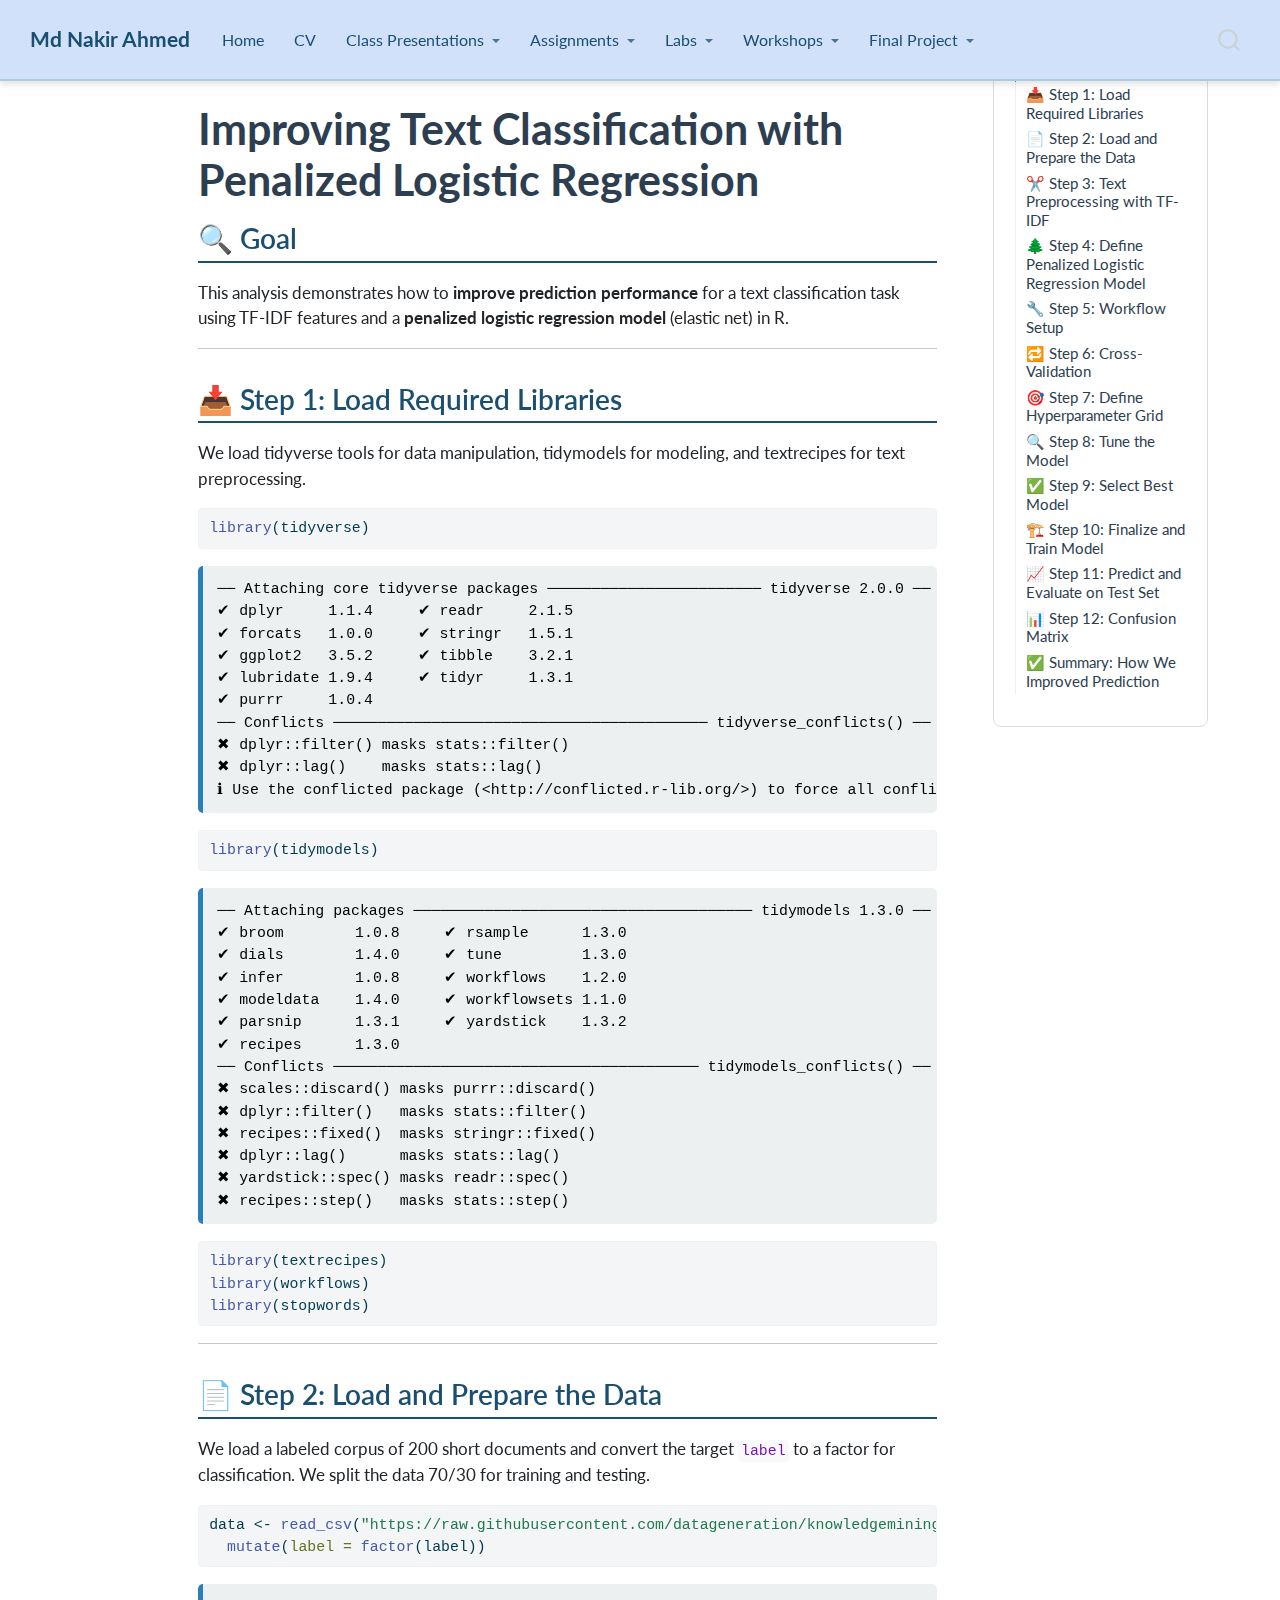
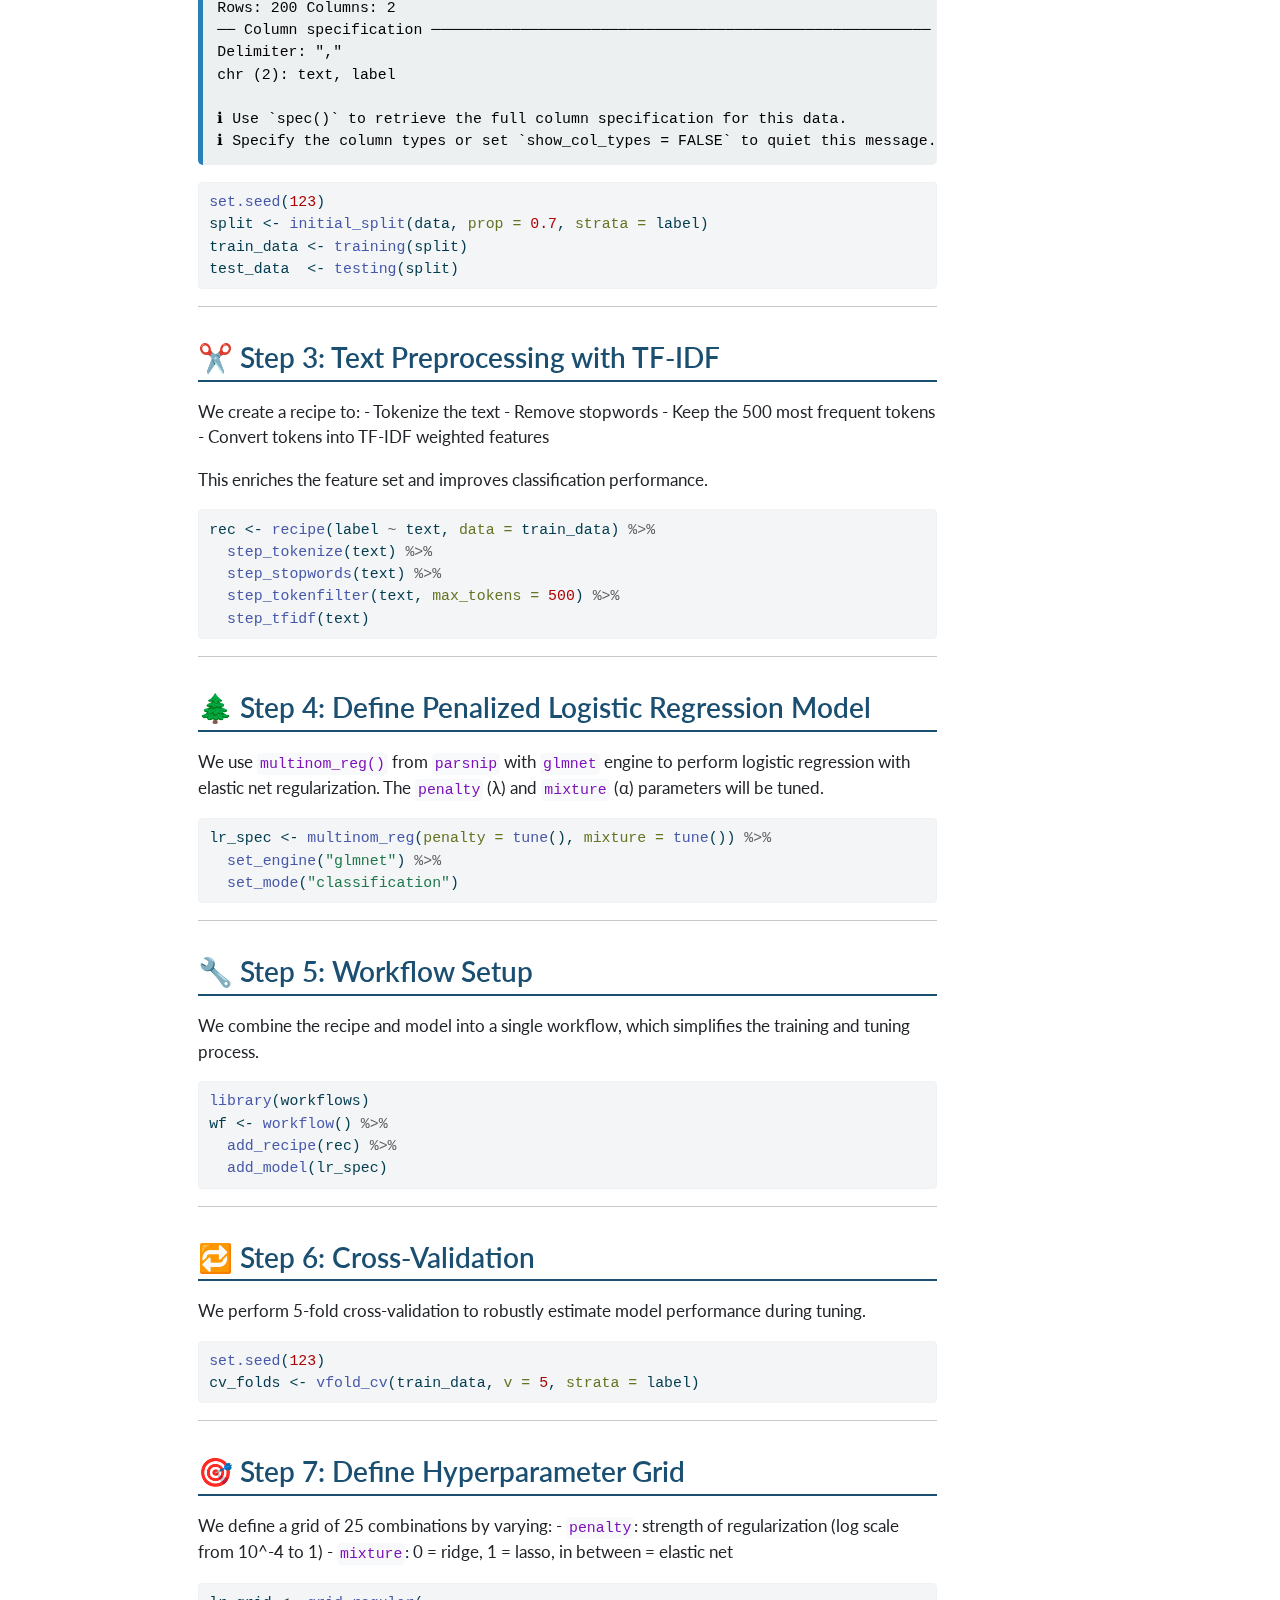
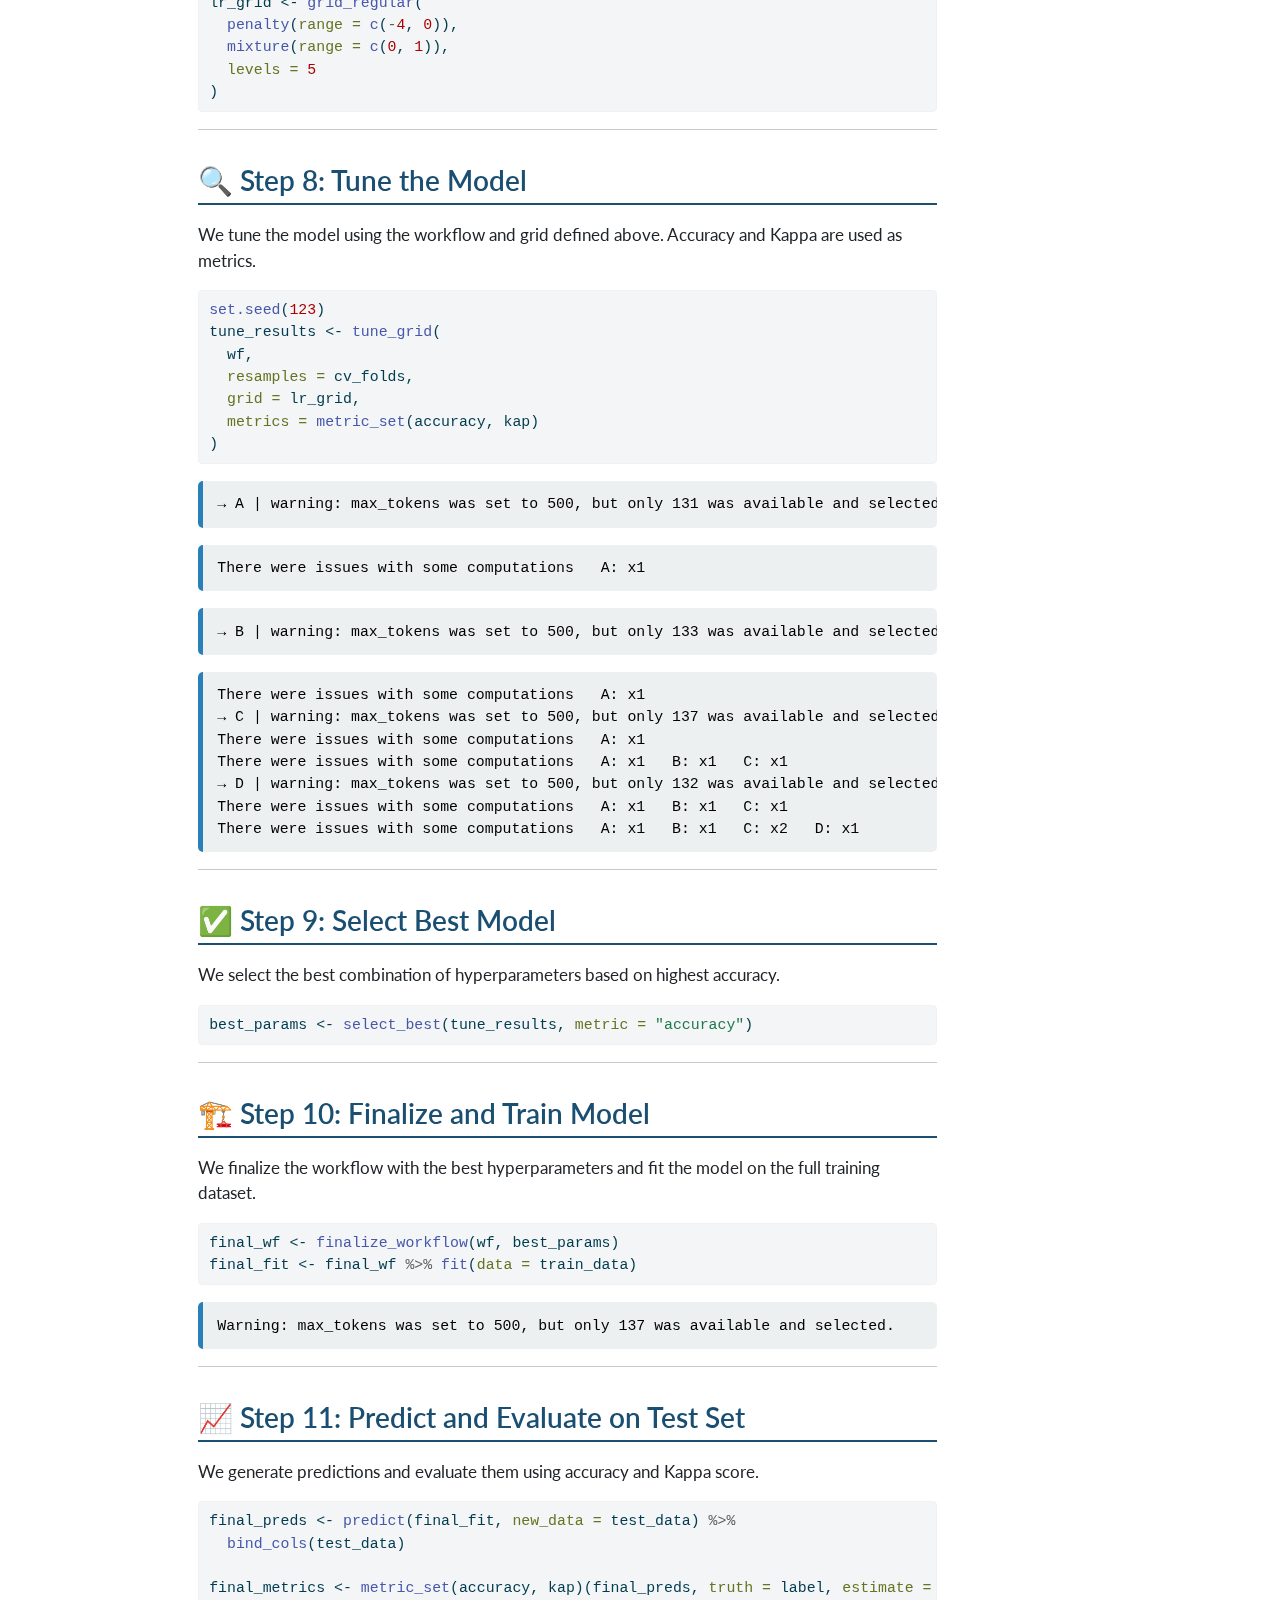
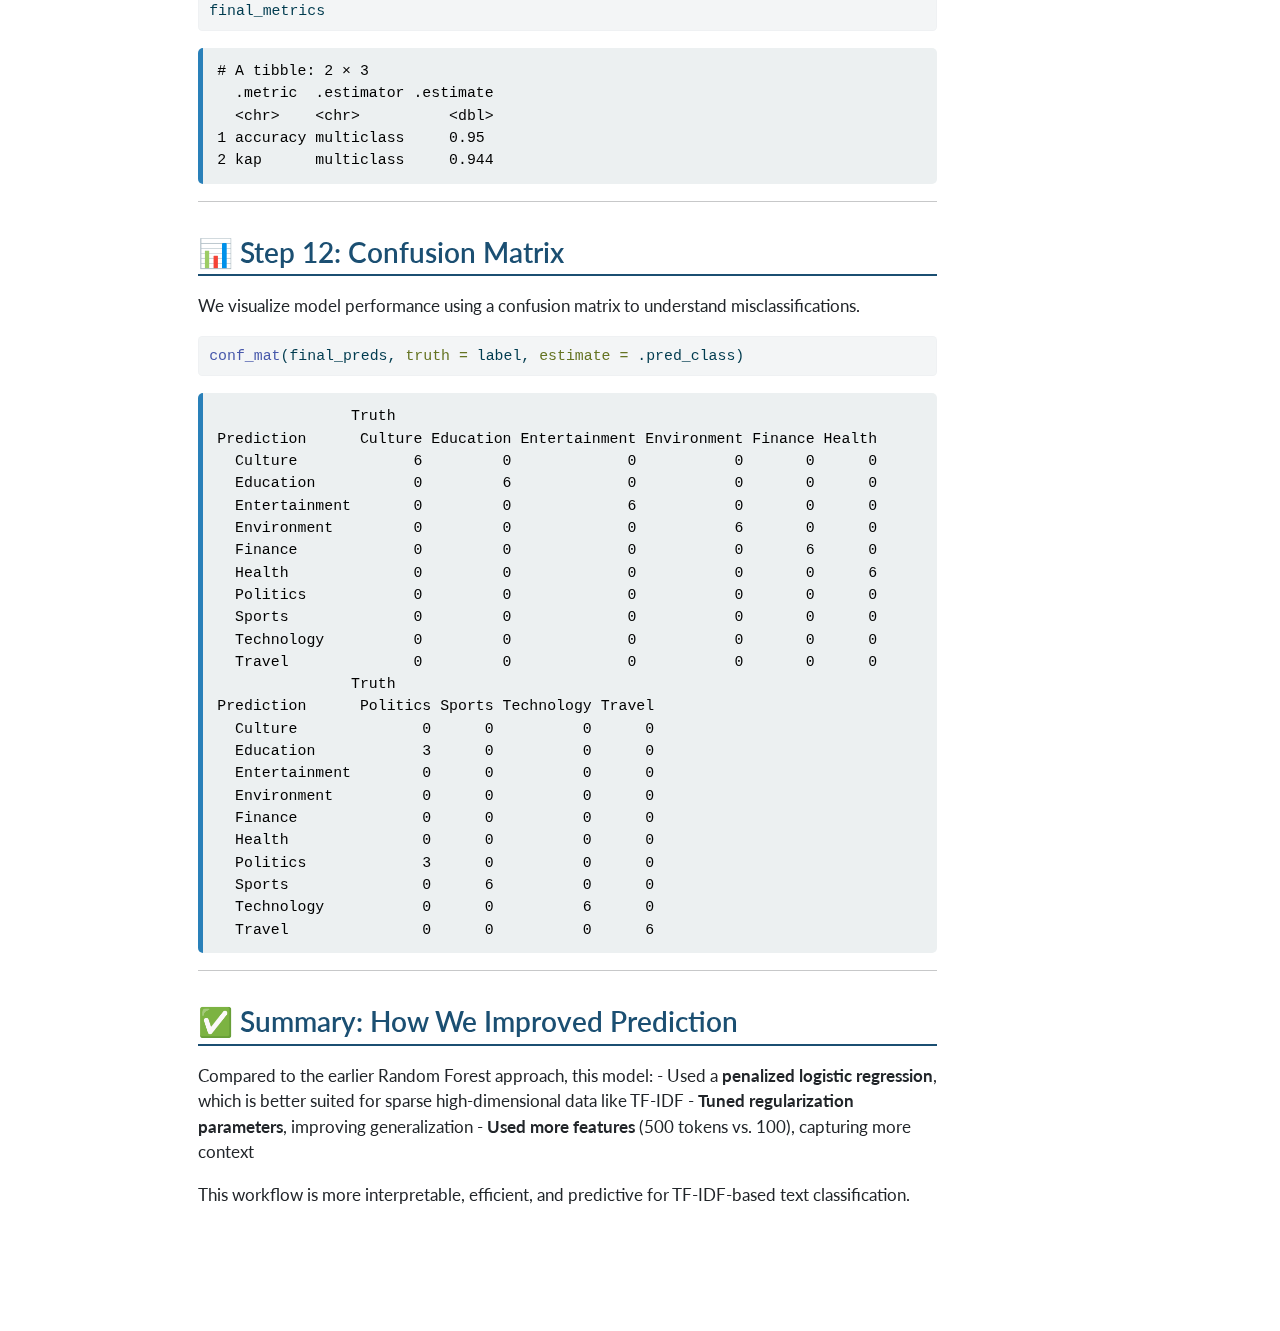
<file: KM_Assignment05_Nakir.html>
<!DOCTYPE html>
<html xmlns="http://www.w3.org/1999/xhtml" lang="en" xml:lang="en"><head>

<meta charset="utf-8">
<meta name="generator" content="quarto-1.7.29">

<meta name="viewport" content="width=device-width, initial-scale=1.0, user-scalable=yes">


<title>Improving Text Classification with Penalized Logistic Regression – Md Nakir Ahmed</title>
<style>
code{white-space: pre-wrap;}
span.smallcaps{font-variant: small-caps;}
div.columns{display: flex; gap: min(4vw, 1.5em);}
div.column{flex: auto; overflow-x: auto;}
div.hanging-indent{margin-left: 1.5em; text-indent: -1.5em;}
ul.task-list{list-style: none;}
ul.task-list li input[type="checkbox"] {
  width: 0.8em;
  margin: 0 0.8em 0.2em -1em; /* quarto-specific, see https://github.com/quarto-dev/quarto-cli/issues/4556 */ 
  vertical-align: middle;
}
/* CSS for syntax highlighting */
html { -webkit-text-size-adjust: 100%; }
pre > code.sourceCode { white-space: pre; position: relative; }
pre > code.sourceCode > span { display: inline-block; line-height: 1.25; }
pre > code.sourceCode > span:empty { height: 1.2em; }
.sourceCode { overflow: visible; }
code.sourceCode > span { color: inherit; text-decoration: inherit; }
div.sourceCode { margin: 1em 0; }
pre.sourceCode { margin: 0; }
@media screen {
div.sourceCode { overflow: auto; }
}
@media print {
pre > code.sourceCode { white-space: pre-wrap; }
pre > code.sourceCode > span { text-indent: -5em; padding-left: 5em; }
}
pre.numberSource code
  { counter-reset: source-line 0; }
pre.numberSource code > span
  { position: relative; left: -4em; counter-increment: source-line; }
pre.numberSource code > span > a:first-child::before
  { content: counter(source-line);
    position: relative; left: -1em; text-align: right; vertical-align: baseline;
    border: none; display: inline-block;
    -webkit-touch-callout: none; -webkit-user-select: none;
    -khtml-user-select: none; -moz-user-select: none;
    -ms-user-select: none; user-select: none;
    padding: 0 4px; width: 4em;
  }
pre.numberSource { margin-left: 3em;  padding-left: 4px; }
div.sourceCode
  {   }
@media screen {
pre > code.sourceCode > span > a:first-child::before { text-decoration: underline; }
}
</style>


<script src="site_libs/quarto-nav/quarto-nav.js"></script>
<script src="site_libs/quarto-nav/headroom.min.js"></script>
<script src="site_libs/clipboard/clipboard.min.js"></script>
<script src="site_libs/quarto-search/autocomplete.umd.js"></script>
<script src="site_libs/quarto-search/fuse.min.js"></script>
<script src="site_libs/quarto-search/quarto-search.js"></script>
<meta name="quarto:offset" content="./">
<script src="site_libs/quarto-html/quarto.js" type="module"></script>
<script src="site_libs/quarto-html/tabsets/tabsets.js" type="module"></script>
<script src="site_libs/quarto-html/popper.min.js"></script>
<script src="site_libs/quarto-html/tippy.umd.min.js"></script>
<script src="site_libs/quarto-html/anchor.min.js"></script>
<link href="site_libs/quarto-html/tippy.css" rel="stylesheet">
<link href="site_libs/quarto-html/quarto-syntax-highlighting-0815c480559380816a4d1ea211a47e91.css" rel="stylesheet" id="quarto-text-highlighting-styles">
<script src="site_libs/bootstrap/bootstrap.min.js"></script>
<link href="site_libs/bootstrap/bootstrap-icons.css" rel="stylesheet">
<link href="site_libs/bootstrap/bootstrap-cc63fce9873912f1bbbccf05079cc9ea.min.css" rel="stylesheet" append-hash="true" id="quarto-bootstrap" data-mode="light">
<script id="quarto-search-options" type="application/json">{
  "location": "navbar",
  "copy-button": false,
  "collapse-after": 3,
  "panel-placement": "end",
  "type": "overlay",
  "limit": 50,
  "keyboard-shortcut": [
    "f",
    "/",
    "s"
  ],
  "show-item-context": false,
  "language": {
    "search-no-results-text": "No results",
    "search-matching-documents-text": "matching documents",
    "search-copy-link-title": "Copy link to search",
    "search-hide-matches-text": "Hide additional matches",
    "search-more-match-text": "more match in this document",
    "search-more-matches-text": "more matches in this document",
    "search-clear-button-title": "Clear",
    "search-text-placeholder": "",
    "search-detached-cancel-button-title": "Cancel",
    "search-submit-button-title": "Submit",
    "search-label": "Search"
  }
}</script>


<link rel="stylesheet" href="styles.css">
</head>

<body class="nav-fixed quarto-light">

<div id="quarto-search-results"></div>
  <header id="quarto-header" class="headroom fixed-top">
    <nav class="navbar navbar-expand-lg " data-bs-theme="dark">
      <div class="navbar-container container-fluid">
      <div class="navbar-brand-container mx-auto">
    <a class="navbar-brand" href="./index.html">
    <span class="navbar-title">Md Nakir Ahmed</span>
    </a>
  </div>
            <div id="quarto-search" class="" title="Search"></div>
          <button class="navbar-toggler" type="button" data-bs-toggle="collapse" data-bs-target="#navbarCollapse" aria-controls="navbarCollapse" role="menu" aria-expanded="false" aria-label="Toggle navigation" onclick="if (window.quartoToggleHeadroom) { window.quartoToggleHeadroom(); }">
  <span class="navbar-toggler-icon"></span>
</button>
          <div class="collapse navbar-collapse" id="navbarCollapse">
            <ul class="navbar-nav navbar-nav-scroll me-auto">
  <li class="nav-item">
    <a class="nav-link" href="./index.html"> 
<span class="menu-text">Home</span></a>
  </li>  
  <li class="nav-item">
    <a class="nav-link" href="./cv.pdf"> 
<span class="menu-text">CV</span></a>
  </li>  
  <li class="nav-item dropdown ">
    <a class="nav-link dropdown-toggle" href="#" id="nav-menu-class-presentations" role="link" data-bs-toggle="dropdown" aria-expanded="false">
 <span class="menu-text">Class Presentations</span>
    </a>
    <ul class="dropdown-menu" aria-labelledby="nav-menu-class-presentations">    
        <li>
    <a class="dropdown-item" href="./KM_Prepare for class 1_Nakir.pdf">
 <span class="dropdown-text">Prepare for class 1</span></a>
  </li>  
        <li>
    <a class="dropdown-item" href="./KM_Prepare for class 2_Nakir.pdf">
 <span class="dropdown-text">Prepare for class 2</span></a>
  </li>  
        <li>
    <a class="dropdown-item" href="./KM_Prepare for class 3_Nakir.pdf">
 <span class="dropdown-text">Prepare for class 3</span></a>
  </li>  
        <li>
    <a class="dropdown-item" href="./KM_Prepare for class 4_Nakir.pdf">
 <span class="dropdown-text">Prepare for class 4</span></a>
  </li>  
        <li>
    <a class="dropdown-item" href="./KM_Prepare for class 5_Nakir.pdf">
 <span class="dropdown-text">Prepare for class 5</span></a>
  </li>  
        <li>
    <a class="dropdown-item" href="./KM_Prepare for class 6_Nakir.pdf">
 <span class="dropdown-text">Prepare for class 6</span></a>
  </li>  
    </ul>
  </li>
  <li class="nav-item dropdown ">
    <a class="nav-link dropdown-toggle" href="#" id="nav-menu-assignments" role="link" data-bs-toggle="dropdown" aria-expanded="false">
 <span class="menu-text">Assignments</span>
    </a>
    <ul class="dropdown-menu" aria-labelledby="nav-menu-assignments">    
        <li>
    <a class="dropdown-item" href="./KM_Assignment01_Nakir.pdf">
 <span class="dropdown-text">Assignment 01</span></a>
  </li>  
        <li>
    <a class="dropdown-item" href="./KM_Assignment02_Nakir.html">
 <span class="dropdown-text">Assignment 02</span></a>
  </li>  
        <li>
    <a class="dropdown-item" href="./KM_Assignment03_Nakir.pdf">
 <span class="dropdown-text">Assignment 03</span></a>
  </li>  
        <li>
    <a class="dropdown-item" href="./KM_Assignment04_Nakir.html">
 <span class="dropdown-text">Assignment 04</span></a>
  </li>  
        <li>
    <a class="dropdown-item" href="./KM_Assignment05_Nakir.html">
 <span class="dropdown-text">Assignment 05</span></a>
  </li>  
    </ul>
  </li>
  <li class="nav-item dropdown ">
    <a class="nav-link dropdown-toggle" href="#" id="nav-menu-labs" role="link" data-bs-toggle="dropdown" aria-expanded="false">
 <span class="menu-text">Labs</span>
    </a>
    <ul class="dropdown-menu" aria-labelledby="nav-menu-labs">    
        <li>
    <a class="dropdown-item" href="./Lab01.html">
 <span class="dropdown-text">Lab 01</span></a>
  </li>  
        <li>
    <a class="dropdown-item" href="./Lab02.html">
 <span class="dropdown-text">Lab 02</span></a>
  </li>  
    </ul>
  </li>
  <li class="nav-item dropdown ">
    <a class="nav-link dropdown-toggle" href="#" id="nav-menu-workshops" role="link" data-bs-toggle="dropdown" aria-expanded="false">
 <span class="menu-text">Workshops</span>
    </a>
    <ul class="dropdown-menu" aria-labelledby="nav-menu-workshops">    
        <li>
    <a class="dropdown-item" href="./workshops.qmd">
 <span class="dropdown-text">Workshop Overview</span></a>
  </li>  
    </ul>
  </li>
  <li class="nav-item dropdown ">
    <a class="nav-link dropdown-toggle" href="#" id="nav-menu-final-project" role="link" data-bs-toggle="dropdown" aria-expanded="false">
 <span class="menu-text">Final Project</span>
    </a>
    <ul class="dropdown-menu" aria-labelledby="nav-menu-final-project">    
        <li>
    <a class="dropdown-item" href="./KM_Project_Proposal_Nakir.pdf">
 <span class="dropdown-text">Final Project Proposal</span></a>
  </li>  
        <li>
    <a class="dropdown-item" href="./KM_Project_Progress_Nakir.pdf">
 <span class="dropdown-text">Final Project Progress</span></a>
  </li>  
        <li>
    <a class="dropdown-item" href="./KM_Project_Presentation_Nakir.pdf">
 <span class="dropdown-text">Final Project Presentation</span></a>
  </li>  
        <li>
    <a class="dropdown-item" href="./KM_Project_Document_Nakir.pdf">
 <span class="dropdown-text">Final Project Document</span></a>
  </li>  
    </ul>
  </li>
</ul>
          </div> <!-- /navcollapse -->
            <div class="quarto-navbar-tools">
</div>
      </div> <!-- /container-fluid -->
    </nav>
</header>
<!-- content -->
<div id="quarto-content" class="quarto-container page-columns page-rows-contents page-layout-article page-navbar">
<!-- sidebar -->
<!-- margin-sidebar -->
    <div id="quarto-margin-sidebar" class="sidebar margin-sidebar">
        <nav id="TOC" role="doc-toc" class="toc-active">
    <h2 id="toc-title">On this page</h2>
   
  <ul>
  <li><a href="#goal" id="toc-goal" class="nav-link active" data-scroll-target="#goal">🔍 Goal</a></li>
  <li><a href="#step-1-load-required-libraries" id="toc-step-1-load-required-libraries" class="nav-link" data-scroll-target="#step-1-load-required-libraries">📥 Step 1: Load Required Libraries</a></li>
  <li><a href="#step-2-load-and-prepare-the-data" id="toc-step-2-load-and-prepare-the-data" class="nav-link" data-scroll-target="#step-2-load-and-prepare-the-data">📄 Step 2: Load and Prepare the Data</a></li>
  <li><a href="#step-3-text-preprocessing-with-tf-idf" id="toc-step-3-text-preprocessing-with-tf-idf" class="nav-link" data-scroll-target="#step-3-text-preprocessing-with-tf-idf">✂️ Step 3: Text Preprocessing with TF-IDF</a></li>
  <li><a href="#step-4-define-penalized-logistic-regression-model" id="toc-step-4-define-penalized-logistic-regression-model" class="nav-link" data-scroll-target="#step-4-define-penalized-logistic-regression-model">🌲 Step 4: Define Penalized Logistic Regression Model</a></li>
  <li><a href="#step-5-workflow-setup" id="toc-step-5-workflow-setup" class="nav-link" data-scroll-target="#step-5-workflow-setup">🔧 Step 5: Workflow Setup</a></li>
  <li><a href="#step-6-cross-validation" id="toc-step-6-cross-validation" class="nav-link" data-scroll-target="#step-6-cross-validation">🔁 Step 6: Cross-Validation</a></li>
  <li><a href="#step-7-define-hyperparameter-grid" id="toc-step-7-define-hyperparameter-grid" class="nav-link" data-scroll-target="#step-7-define-hyperparameter-grid">🎯 Step 7: Define Hyperparameter Grid</a></li>
  <li><a href="#step-8-tune-the-model" id="toc-step-8-tune-the-model" class="nav-link" data-scroll-target="#step-8-tune-the-model">🔍 Step 8: Tune the Model</a></li>
  <li><a href="#step-9-select-best-model" id="toc-step-9-select-best-model" class="nav-link" data-scroll-target="#step-9-select-best-model">✅ Step 9: Select Best Model</a></li>
  <li><a href="#step-10-finalize-and-train-model" id="toc-step-10-finalize-and-train-model" class="nav-link" data-scroll-target="#step-10-finalize-and-train-model">🏗️ Step 10: Finalize and Train Model</a></li>
  <li><a href="#step-11-predict-and-evaluate-on-test-set" id="toc-step-11-predict-and-evaluate-on-test-set" class="nav-link" data-scroll-target="#step-11-predict-and-evaluate-on-test-set">📈 Step 11: Predict and Evaluate on Test Set</a></li>
  <li><a href="#step-12-confusion-matrix" id="toc-step-12-confusion-matrix" class="nav-link" data-scroll-target="#step-12-confusion-matrix">📊 Step 12: Confusion Matrix</a></li>
  <li><a href="#summary-how-we-improved-prediction" id="toc-summary-how-we-improved-prediction" class="nav-link" data-scroll-target="#summary-how-we-improved-prediction">✅ Summary: How We Improved Prediction</a></li>
  </ul>
</nav>
    </div>
<!-- main -->
<main class="content" id="quarto-document-content">

<header id="title-block-header" class="quarto-title-block default">
<div class="quarto-title">
<h1 class="title">Improving Text Classification with Penalized Logistic Regression</h1>
</div>



<div class="quarto-title-meta">

    
  
    
  </div>
  


</header>


<section id="goal" class="level2">
<h2 class="anchored" data-anchor-id="goal">🔍 Goal</h2>
<p>This analysis demonstrates how to <strong>improve prediction performance</strong> for a text classification task using TF-IDF features and a <strong>penalized logistic regression model</strong> (elastic net) in R.</p>
<hr>
</section>
<section id="step-1-load-required-libraries" class="level2">
<h2 class="anchored" data-anchor-id="step-1-load-required-libraries">📥 Step 1: Load Required Libraries</h2>
<p>We load tidyverse tools for data manipulation, tidymodels for modeling, and textrecipes for text preprocessing.</p>
<div class="cell">
<div class="sourceCode cell-code" id="cb1"><pre class="sourceCode r code-with-copy"><code class="sourceCode r"><span id="cb1-1"><a href="#cb1-1" aria-hidden="true" tabindex="-1"></a><span class="fu">library</span>(tidyverse)</span></code><button title="Copy to Clipboard" class="code-copy-button"><i class="bi"></i></button></pre></div>
<div class="cell-output cell-output-stderr">
<pre><code>── Attaching core tidyverse packages ──────────────────────── tidyverse 2.0.0 ──
✔ dplyr     1.1.4     ✔ readr     2.1.5
✔ forcats   1.0.0     ✔ stringr   1.5.1
✔ ggplot2   3.5.2     ✔ tibble    3.2.1
✔ lubridate 1.9.4     ✔ tidyr     1.3.1
✔ purrr     1.0.4     
── Conflicts ────────────────────────────────────────── tidyverse_conflicts() ──
✖ dplyr::filter() masks stats::filter()
✖ dplyr::lag()    masks stats::lag()
ℹ Use the conflicted package (&lt;http://conflicted.r-lib.org/&gt;) to force all conflicts to become errors</code></pre>
</div>
<div class="sourceCode cell-code" id="cb3"><pre class="sourceCode r code-with-copy"><code class="sourceCode r"><span id="cb3-1"><a href="#cb3-1" aria-hidden="true" tabindex="-1"></a><span class="fu">library</span>(tidymodels)</span></code><button title="Copy to Clipboard" class="code-copy-button"><i class="bi"></i></button></pre></div>
<div class="cell-output cell-output-stderr">
<pre><code>── Attaching packages ────────────────────────────────────── tidymodels 1.3.0 ──
✔ broom        1.0.8     ✔ rsample      1.3.0
✔ dials        1.4.0     ✔ tune         1.3.0
✔ infer        1.0.8     ✔ workflows    1.2.0
✔ modeldata    1.4.0     ✔ workflowsets 1.1.0
✔ parsnip      1.3.1     ✔ yardstick    1.3.2
✔ recipes      1.3.0     
── Conflicts ───────────────────────────────────────── tidymodels_conflicts() ──
✖ scales::discard() masks purrr::discard()
✖ dplyr::filter()   masks stats::filter()
✖ recipes::fixed()  masks stringr::fixed()
✖ dplyr::lag()      masks stats::lag()
✖ yardstick::spec() masks readr::spec()
✖ recipes::step()   masks stats::step()</code></pre>
</div>
<div class="sourceCode cell-code" id="cb5"><pre class="sourceCode r code-with-copy"><code class="sourceCode r"><span id="cb5-1"><a href="#cb5-1" aria-hidden="true" tabindex="-1"></a><span class="fu">library</span>(textrecipes)</span>
<span id="cb5-2"><a href="#cb5-2" aria-hidden="true" tabindex="-1"></a><span class="fu">library</span>(workflows)</span>
<span id="cb5-3"><a href="#cb5-3" aria-hidden="true" tabindex="-1"></a><span class="fu">library</span>(stopwords)</span></code><button title="Copy to Clipboard" class="code-copy-button"><i class="bi"></i></button></pre></div>
</div>
<hr>
</section>
<section id="step-2-load-and-prepare-the-data" class="level2">
<h2 class="anchored" data-anchor-id="step-2-load-and-prepare-the-data">📄 Step 2: Load and Prepare the Data</h2>
<p>We load a labeled corpus of 200 short documents and convert the target <code>label</code> to a factor for classification. We split the data 70/30 for training and testing.</p>
<div class="cell">
<div class="sourceCode cell-code" id="cb6"><pre class="sourceCode r code-with-copy"><code class="sourceCode r"><span id="cb6-1"><a href="#cb6-1" aria-hidden="true" tabindex="-1"></a>data <span class="ot">&lt;-</span> <span class="fu">read_csv</span>(<span class="st">"https://raw.githubusercontent.com/datageneration/knowledgemining/refs/heads/master/data/km_sample_corpus_200.csv"</span>) <span class="sc">%&gt;%</span></span>
<span id="cb6-2"><a href="#cb6-2" aria-hidden="true" tabindex="-1"></a>  <span class="fu">mutate</span>(<span class="at">label =</span> <span class="fu">factor</span>(label))</span></code><button title="Copy to Clipboard" class="code-copy-button"><i class="bi"></i></button></pre></div>
<div class="cell-output cell-output-stderr">
<pre><code>Rows: 200 Columns: 2
── Column specification ────────────────────────────────────────────────────────
Delimiter: ","
chr (2): text, label

ℹ Use `spec()` to retrieve the full column specification for this data.
ℹ Specify the column types or set `show_col_types = FALSE` to quiet this message.</code></pre>
</div>
<div class="sourceCode cell-code" id="cb8"><pre class="sourceCode r code-with-copy"><code class="sourceCode r"><span id="cb8-1"><a href="#cb8-1" aria-hidden="true" tabindex="-1"></a><span class="fu">set.seed</span>(<span class="dv">123</span>)</span>
<span id="cb8-2"><a href="#cb8-2" aria-hidden="true" tabindex="-1"></a>split <span class="ot">&lt;-</span> <span class="fu">initial_split</span>(data, <span class="at">prop =</span> <span class="fl">0.7</span>, <span class="at">strata =</span> label)</span>
<span id="cb8-3"><a href="#cb8-3" aria-hidden="true" tabindex="-1"></a>train_data <span class="ot">&lt;-</span> <span class="fu">training</span>(split)</span>
<span id="cb8-4"><a href="#cb8-4" aria-hidden="true" tabindex="-1"></a>test_data  <span class="ot">&lt;-</span> <span class="fu">testing</span>(split)</span></code><button title="Copy to Clipboard" class="code-copy-button"><i class="bi"></i></button></pre></div>
</div>
<hr>
</section>
<section id="step-3-text-preprocessing-with-tf-idf" class="level2">
<h2 class="anchored" data-anchor-id="step-3-text-preprocessing-with-tf-idf">✂️ Step 3: Text Preprocessing with TF-IDF</h2>
<p>We create a recipe to: - Tokenize the text - Remove stopwords - Keep the 500 most frequent tokens - Convert tokens into TF-IDF weighted features</p>
<p>This enriches the feature set and improves classification performance.</p>
<div class="cell">
<div class="sourceCode cell-code" id="cb9"><pre class="sourceCode r code-with-copy"><code class="sourceCode r"><span id="cb9-1"><a href="#cb9-1" aria-hidden="true" tabindex="-1"></a>rec <span class="ot">&lt;-</span> <span class="fu">recipe</span>(label <span class="sc">~</span> text, <span class="at">data =</span> train_data) <span class="sc">%&gt;%</span></span>
<span id="cb9-2"><a href="#cb9-2" aria-hidden="true" tabindex="-1"></a>  <span class="fu">step_tokenize</span>(text) <span class="sc">%&gt;%</span></span>
<span id="cb9-3"><a href="#cb9-3" aria-hidden="true" tabindex="-1"></a>  <span class="fu">step_stopwords</span>(text) <span class="sc">%&gt;%</span></span>
<span id="cb9-4"><a href="#cb9-4" aria-hidden="true" tabindex="-1"></a>  <span class="fu">step_tokenfilter</span>(text, <span class="at">max_tokens =</span> <span class="dv">500</span>) <span class="sc">%&gt;%</span></span>
<span id="cb9-5"><a href="#cb9-5" aria-hidden="true" tabindex="-1"></a>  <span class="fu">step_tfidf</span>(text)</span></code><button title="Copy to Clipboard" class="code-copy-button"><i class="bi"></i></button></pre></div>
</div>
<hr>
</section>
<section id="step-4-define-penalized-logistic-regression-model" class="level2">
<h2 class="anchored" data-anchor-id="step-4-define-penalized-logistic-regression-model">🌲 Step 4: Define Penalized Logistic Regression Model</h2>
<p>We use <code>multinom_reg()</code> from <code>parsnip</code> with <code>glmnet</code> engine to perform logistic regression with elastic net regularization. The <code>penalty</code> (λ) and <code>mixture</code> (α) parameters will be tuned.</p>
<div class="cell">
<div class="sourceCode cell-code" id="cb10"><pre class="sourceCode r code-with-copy"><code class="sourceCode r"><span id="cb10-1"><a href="#cb10-1" aria-hidden="true" tabindex="-1"></a>lr_spec <span class="ot">&lt;-</span> <span class="fu">multinom_reg</span>(<span class="at">penalty =</span> <span class="fu">tune</span>(), <span class="at">mixture =</span> <span class="fu">tune</span>()) <span class="sc">%&gt;%</span></span>
<span id="cb10-2"><a href="#cb10-2" aria-hidden="true" tabindex="-1"></a>  <span class="fu">set_engine</span>(<span class="st">"glmnet"</span>) <span class="sc">%&gt;%</span></span>
<span id="cb10-3"><a href="#cb10-3" aria-hidden="true" tabindex="-1"></a>  <span class="fu">set_mode</span>(<span class="st">"classification"</span>)</span></code><button title="Copy to Clipboard" class="code-copy-button"><i class="bi"></i></button></pre></div>
</div>
<hr>
</section>
<section id="step-5-workflow-setup" class="level2">
<h2 class="anchored" data-anchor-id="step-5-workflow-setup">🔧 Step 5: Workflow Setup</h2>
<p>We combine the recipe and model into a single workflow, which simplifies the training and tuning process.</p>
<div class="cell">
<div class="sourceCode cell-code" id="cb11"><pre class="sourceCode r code-with-copy"><code class="sourceCode r"><span id="cb11-1"><a href="#cb11-1" aria-hidden="true" tabindex="-1"></a><span class="fu">library</span>(workflows)</span>
<span id="cb11-2"><a href="#cb11-2" aria-hidden="true" tabindex="-1"></a>wf <span class="ot">&lt;-</span> <span class="fu">workflow</span>() <span class="sc">%&gt;%</span></span>
<span id="cb11-3"><a href="#cb11-3" aria-hidden="true" tabindex="-1"></a>  <span class="fu">add_recipe</span>(rec) <span class="sc">%&gt;%</span></span>
<span id="cb11-4"><a href="#cb11-4" aria-hidden="true" tabindex="-1"></a>  <span class="fu">add_model</span>(lr_spec)</span></code><button title="Copy to Clipboard" class="code-copy-button"><i class="bi"></i></button></pre></div>
</div>
<hr>
</section>
<section id="step-6-cross-validation" class="level2">
<h2 class="anchored" data-anchor-id="step-6-cross-validation">🔁 Step 6: Cross-Validation</h2>
<p>We perform 5-fold cross-validation to robustly estimate model performance during tuning.</p>
<div class="cell">
<div class="sourceCode cell-code" id="cb12"><pre class="sourceCode r code-with-copy"><code class="sourceCode r"><span id="cb12-1"><a href="#cb12-1" aria-hidden="true" tabindex="-1"></a><span class="fu">set.seed</span>(<span class="dv">123</span>)</span>
<span id="cb12-2"><a href="#cb12-2" aria-hidden="true" tabindex="-1"></a>cv_folds <span class="ot">&lt;-</span> <span class="fu">vfold_cv</span>(train_data, <span class="at">v =</span> <span class="dv">5</span>, <span class="at">strata =</span> label)</span></code><button title="Copy to Clipboard" class="code-copy-button"><i class="bi"></i></button></pre></div>
</div>
<hr>
</section>
<section id="step-7-define-hyperparameter-grid" class="level2">
<h2 class="anchored" data-anchor-id="step-7-define-hyperparameter-grid">🎯 Step 7: Define Hyperparameter Grid</h2>
<p>We define a grid of 25 combinations by varying: - <code>penalty</code>: strength of regularization (log scale from 10^-4 to 1) - <code>mixture</code>: 0 = ridge, 1 = lasso, in between = elastic net</p>
<div class="cell">
<div class="sourceCode cell-code" id="cb13"><pre class="sourceCode r code-with-copy"><code class="sourceCode r"><span id="cb13-1"><a href="#cb13-1" aria-hidden="true" tabindex="-1"></a>lr_grid <span class="ot">&lt;-</span> <span class="fu">grid_regular</span>(</span>
<span id="cb13-2"><a href="#cb13-2" aria-hidden="true" tabindex="-1"></a>  <span class="fu">penalty</span>(<span class="at">range =</span> <span class="fu">c</span>(<span class="sc">-</span><span class="dv">4</span>, <span class="dv">0</span>)),</span>
<span id="cb13-3"><a href="#cb13-3" aria-hidden="true" tabindex="-1"></a>  <span class="fu">mixture</span>(<span class="at">range =</span> <span class="fu">c</span>(<span class="dv">0</span>, <span class="dv">1</span>)),</span>
<span id="cb13-4"><a href="#cb13-4" aria-hidden="true" tabindex="-1"></a>  <span class="at">levels =</span> <span class="dv">5</span></span>
<span id="cb13-5"><a href="#cb13-5" aria-hidden="true" tabindex="-1"></a>)</span></code><button title="Copy to Clipboard" class="code-copy-button"><i class="bi"></i></button></pre></div>
</div>
<hr>
</section>
<section id="step-8-tune-the-model" class="level2">
<h2 class="anchored" data-anchor-id="step-8-tune-the-model">🔍 Step 8: Tune the Model</h2>
<p>We tune the model using the workflow and grid defined above. Accuracy and Kappa are used as metrics.</p>
<div class="cell">
<div class="sourceCode cell-code" id="cb14"><pre class="sourceCode r code-with-copy"><code class="sourceCode r"><span id="cb14-1"><a href="#cb14-1" aria-hidden="true" tabindex="-1"></a><span class="fu">set.seed</span>(<span class="dv">123</span>)</span>
<span id="cb14-2"><a href="#cb14-2" aria-hidden="true" tabindex="-1"></a>tune_results <span class="ot">&lt;-</span> <span class="fu">tune_grid</span>(</span>
<span id="cb14-3"><a href="#cb14-3" aria-hidden="true" tabindex="-1"></a>  wf,</span>
<span id="cb14-4"><a href="#cb14-4" aria-hidden="true" tabindex="-1"></a>  <span class="at">resamples =</span> cv_folds,</span>
<span id="cb14-5"><a href="#cb14-5" aria-hidden="true" tabindex="-1"></a>  <span class="at">grid =</span> lr_grid,</span>
<span id="cb14-6"><a href="#cb14-6" aria-hidden="true" tabindex="-1"></a>  <span class="at">metrics =</span> <span class="fu">metric_set</span>(accuracy, kap)</span>
<span id="cb14-7"><a href="#cb14-7" aria-hidden="true" tabindex="-1"></a>)</span></code><button title="Copy to Clipboard" class="code-copy-button"><i class="bi"></i></button></pre></div>
<div class="cell-output cell-output-stderr">
<pre><code>→ A | warning: max_tokens was set to 500, but only 131 was available and selected.</code></pre>
</div>
<div class="cell-output cell-output-stderr">
<pre><code>There were issues with some computations   A: x1</code></pre>
</div>
<div class="cell-output cell-output-stderr">
<pre><code>→ B | warning: max_tokens was set to 500, but only 133 was available and selected.</code></pre>
</div>
<div class="cell-output cell-output-stderr">
<pre><code>There were issues with some computations   A: x1
→ C | warning: max_tokens was set to 500, but only 137 was available and selected.
There were issues with some computations   A: x1
There were issues with some computations   A: x1   B: x1   C: x1
→ D | warning: max_tokens was set to 500, but only 132 was available and selected.
There were issues with some computations   A: x1   B: x1   C: x1
There were issues with some computations   A: x1   B: x1   C: x2   D: x1</code></pre>
</div>
</div>
<hr>
</section>
<section id="step-9-select-best-model" class="level2">
<h2 class="anchored" data-anchor-id="step-9-select-best-model">✅ Step 9: Select Best Model</h2>
<p>We select the best combination of hyperparameters based on highest accuracy.</p>
<div class="cell">
<div class="sourceCode cell-code" id="cb19"><pre class="sourceCode r code-with-copy"><code class="sourceCode r"><span id="cb19-1"><a href="#cb19-1" aria-hidden="true" tabindex="-1"></a>best_params <span class="ot">&lt;-</span> <span class="fu">select_best</span>(tune_results, <span class="at">metric =</span> <span class="st">"accuracy"</span>)</span></code><button title="Copy to Clipboard" class="code-copy-button"><i class="bi"></i></button></pre></div>
</div>
<hr>
</section>
<section id="step-10-finalize-and-train-model" class="level2">
<h2 class="anchored" data-anchor-id="step-10-finalize-and-train-model">🏗️ Step 10: Finalize and Train Model</h2>
<p>We finalize the workflow with the best hyperparameters and fit the model on the full training dataset.</p>
<div class="cell">
<div class="sourceCode cell-code" id="cb20"><pre class="sourceCode r code-with-copy"><code class="sourceCode r"><span id="cb20-1"><a href="#cb20-1" aria-hidden="true" tabindex="-1"></a>final_wf <span class="ot">&lt;-</span> <span class="fu">finalize_workflow</span>(wf, best_params)</span>
<span id="cb20-2"><a href="#cb20-2" aria-hidden="true" tabindex="-1"></a>final_fit <span class="ot">&lt;-</span> final_wf <span class="sc">%&gt;%</span> <span class="fu">fit</span>(<span class="at">data =</span> train_data)</span></code><button title="Copy to Clipboard" class="code-copy-button"><i class="bi"></i></button></pre></div>
<div class="cell-output cell-output-stderr">
<pre><code>Warning: max_tokens was set to 500, but only 137 was available and selected.</code></pre>
</div>
</div>
<hr>
</section>
<section id="step-11-predict-and-evaluate-on-test-set" class="level2">
<h2 class="anchored" data-anchor-id="step-11-predict-and-evaluate-on-test-set">📈 Step 11: Predict and Evaluate on Test Set</h2>
<p>We generate predictions and evaluate them using accuracy and Kappa score.</p>
<div class="cell">
<div class="sourceCode cell-code" id="cb22"><pre class="sourceCode r code-with-copy"><code class="sourceCode r"><span id="cb22-1"><a href="#cb22-1" aria-hidden="true" tabindex="-1"></a>final_preds <span class="ot">&lt;-</span> <span class="fu">predict</span>(final_fit, <span class="at">new_data =</span> test_data) <span class="sc">%&gt;%</span></span>
<span id="cb22-2"><a href="#cb22-2" aria-hidden="true" tabindex="-1"></a>  <span class="fu">bind_cols</span>(test_data)</span>
<span id="cb22-3"><a href="#cb22-3" aria-hidden="true" tabindex="-1"></a></span>
<span id="cb22-4"><a href="#cb22-4" aria-hidden="true" tabindex="-1"></a>final_metrics <span class="ot">&lt;-</span> <span class="fu">metric_set</span>(accuracy, kap)(final_preds, <span class="at">truth =</span> label, <span class="at">estimate =</span> .pred_class)</span>
<span id="cb22-5"><a href="#cb22-5" aria-hidden="true" tabindex="-1"></a>final_metrics</span></code><button title="Copy to Clipboard" class="code-copy-button"><i class="bi"></i></button></pre></div>
<div class="cell-output cell-output-stdout">
<pre><code># A tibble: 2 × 3
  .metric  .estimator .estimate
  &lt;chr&gt;    &lt;chr&gt;          &lt;dbl&gt;
1 accuracy multiclass     0.95 
2 kap      multiclass     0.944</code></pre>
</div>
</div>
<hr>
</section>
<section id="step-12-confusion-matrix" class="level2">
<h2 class="anchored" data-anchor-id="step-12-confusion-matrix">📊 Step 12: Confusion Matrix</h2>
<p>We visualize model performance using a confusion matrix to understand misclassifications.</p>
<div class="cell">
<div class="sourceCode cell-code" id="cb24"><pre class="sourceCode r code-with-copy"><code class="sourceCode r"><span id="cb24-1"><a href="#cb24-1" aria-hidden="true" tabindex="-1"></a><span class="fu">conf_mat</span>(final_preds, <span class="at">truth =</span> label, <span class="at">estimate =</span> .pred_class)</span></code><button title="Copy to Clipboard" class="code-copy-button"><i class="bi"></i></button></pre></div>
<div class="cell-output cell-output-stdout">
<pre><code>               Truth
Prediction      Culture Education Entertainment Environment Finance Health
  Culture             6         0             0           0       0      0
  Education           0         6             0           0       0      0
  Entertainment       0         0             6           0       0      0
  Environment         0         0             0           6       0      0
  Finance             0         0             0           0       6      0
  Health              0         0             0           0       0      6
  Politics            0         0             0           0       0      0
  Sports              0         0             0           0       0      0
  Technology          0         0             0           0       0      0
  Travel              0         0             0           0       0      0
               Truth
Prediction      Politics Sports Technology Travel
  Culture              0      0          0      0
  Education            3      0          0      0
  Entertainment        0      0          0      0
  Environment          0      0          0      0
  Finance              0      0          0      0
  Health               0      0          0      0
  Politics             3      0          0      0
  Sports               0      6          0      0
  Technology           0      0          6      0
  Travel               0      0          0      6</code></pre>
</div>
</div>
<hr>
</section>
<section id="summary-how-we-improved-prediction" class="level2">
<h2 class="anchored" data-anchor-id="summary-how-we-improved-prediction">✅ Summary: How We Improved Prediction</h2>
<p>Compared to the earlier Random Forest approach, this model: - Used a <strong>penalized logistic regression</strong>, which is better suited for sparse high-dimensional data like TF-IDF - <strong>Tuned regularization parameters</strong>, improving generalization - <strong>Used more features</strong> (500 tokens vs.&nbsp;100), capturing more context</p>
<p>This workflow is more interpretable, efficient, and predictive for TF-IDF-based text classification.</p>


</section>

</main> <!-- /main -->
<script id="quarto-html-after-body" type="application/javascript">
  window.document.addEventListener("DOMContentLoaded", function (event) {
    const icon = "";
    const anchorJS = new window.AnchorJS();
    anchorJS.options = {
      placement: 'right',
      icon: icon
    };
    anchorJS.add('.anchored');
    const isCodeAnnotation = (el) => {
      for (const clz of el.classList) {
        if (clz.startsWith('code-annotation-')) {                     
          return true;
        }
      }
      return false;
    }
    const onCopySuccess = function(e) {
      // button target
      const button = e.trigger;
      // don't keep focus
      button.blur();
      // flash "checked"
      button.classList.add('code-copy-button-checked');
      var currentTitle = button.getAttribute("title");
      button.setAttribute("title", "Copied!");
      let tooltip;
      if (window.bootstrap) {
        button.setAttribute("data-bs-toggle", "tooltip");
        button.setAttribute("data-bs-placement", "left");
        button.setAttribute("data-bs-title", "Copied!");
        tooltip = new bootstrap.Tooltip(button, 
          { trigger: "manual", 
            customClass: "code-copy-button-tooltip",
            offset: [0, -8]});
        tooltip.show();    
      }
      setTimeout(function() {
        if (tooltip) {
          tooltip.hide();
          button.removeAttribute("data-bs-title");
          button.removeAttribute("data-bs-toggle");
          button.removeAttribute("data-bs-placement");
        }
        button.setAttribute("title", currentTitle);
        button.classList.remove('code-copy-button-checked');
      }, 1000);
      // clear code selection
      e.clearSelection();
    }
    const getTextToCopy = function(trigger) {
        const codeEl = trigger.previousElementSibling.cloneNode(true);
        for (const childEl of codeEl.children) {
          if (isCodeAnnotation(childEl)) {
            childEl.remove();
          }
        }
        return codeEl.innerText;
    }
    const clipboard = new window.ClipboardJS('.code-copy-button:not([data-in-quarto-modal])', {
      text: getTextToCopy
    });
    clipboard.on('success', onCopySuccess);
    if (window.document.getElementById('quarto-embedded-source-code-modal')) {
      const clipboardModal = new window.ClipboardJS('.code-copy-button[data-in-quarto-modal]', {
        text: getTextToCopy,
        container: window.document.getElementById('quarto-embedded-source-code-modal')
      });
      clipboardModal.on('success', onCopySuccess);
    }
      var localhostRegex = new RegExp(/^(?:http|https):\/\/localhost\:?[0-9]*\//);
      var mailtoRegex = new RegExp(/^mailto:/);
        var filterRegex = new RegExp('/' + window.location.host + '/');
      var isInternal = (href) => {
          return filterRegex.test(href) || localhostRegex.test(href) || mailtoRegex.test(href);
      }
      // Inspect non-navigation links and adorn them if external
     var links = window.document.querySelectorAll('a[href]:not(.nav-link):not(.navbar-brand):not(.toc-action):not(.sidebar-link):not(.sidebar-item-toggle):not(.pagination-link):not(.no-external):not([aria-hidden]):not(.dropdown-item):not(.quarto-navigation-tool):not(.about-link)');
      for (var i=0; i<links.length; i++) {
        const link = links[i];
        if (!isInternal(link.href)) {
          // undo the damage that might have been done by quarto-nav.js in the case of
          // links that we want to consider external
          if (link.dataset.originalHref !== undefined) {
            link.href = link.dataset.originalHref;
          }
        }
      }
    function tippyHover(el, contentFn, onTriggerFn, onUntriggerFn) {
      const config = {
        allowHTML: true,
        maxWidth: 500,
        delay: 100,
        arrow: false,
        appendTo: function(el) {
            return el.parentElement;
        },
        interactive: true,
        interactiveBorder: 10,
        theme: 'quarto',
        placement: 'bottom-start',
      };
      if (contentFn) {
        config.content = contentFn;
      }
      if (onTriggerFn) {
        config.onTrigger = onTriggerFn;
      }
      if (onUntriggerFn) {
        config.onUntrigger = onUntriggerFn;
      }
      window.tippy(el, config); 
    }
    const noterefs = window.document.querySelectorAll('a[role="doc-noteref"]');
    for (var i=0; i<noterefs.length; i++) {
      const ref = noterefs[i];
      tippyHover(ref, function() {
        // use id or data attribute instead here
        let href = ref.getAttribute('data-footnote-href') || ref.getAttribute('href');
        try { href = new URL(href).hash; } catch {}
        const id = href.replace(/^#\/?/, "");
        const note = window.document.getElementById(id);
        if (note) {
          return note.innerHTML;
        } else {
          return "";
        }
      });
    }
    const xrefs = window.document.querySelectorAll('a.quarto-xref');
    const processXRef = (id, note) => {
      // Strip column container classes
      const stripColumnClz = (el) => {
        el.classList.remove("page-full", "page-columns");
        if (el.children) {
          for (const child of el.children) {
            stripColumnClz(child);
          }
        }
      }
      stripColumnClz(note)
      if (id === null || id.startsWith('sec-')) {
        // Special case sections, only their first couple elements
        const container = document.createElement("div");
        if (note.children && note.children.length > 2) {
          container.appendChild(note.children[0].cloneNode(true));
          for (let i = 1; i < note.children.length; i++) {
            const child = note.children[i];
            if (child.tagName === "P" && child.innerText === "") {
              continue;
            } else {
              container.appendChild(child.cloneNode(true));
              break;
            }
          }
          if (window.Quarto?.typesetMath) {
            window.Quarto.typesetMath(container);
          }
          return container.innerHTML
        } else {
          if (window.Quarto?.typesetMath) {
            window.Quarto.typesetMath(note);
          }
          return note.innerHTML;
        }
      } else {
        // Remove any anchor links if they are present
        const anchorLink = note.querySelector('a.anchorjs-link');
        if (anchorLink) {
          anchorLink.remove();
        }
        if (window.Quarto?.typesetMath) {
          window.Quarto.typesetMath(note);
        }
        if (note.classList.contains("callout")) {
          return note.outerHTML;
        } else {
          return note.innerHTML;
        }
      }
    }
    for (var i=0; i<xrefs.length; i++) {
      const xref = xrefs[i];
      tippyHover(xref, undefined, function(instance) {
        instance.disable();
        let url = xref.getAttribute('href');
        let hash = undefined; 
        if (url.startsWith('#')) {
          hash = url;
        } else {
          try { hash = new URL(url).hash; } catch {}
        }
        if (hash) {
          const id = hash.replace(/^#\/?/, "");
          const note = window.document.getElementById(id);
          if (note !== null) {
            try {
              const html = processXRef(id, note.cloneNode(true));
              instance.setContent(html);
            } finally {
              instance.enable();
              instance.show();
            }
          } else {
            // See if we can fetch this
            fetch(url.split('#')[0])
            .then(res => res.text())
            .then(html => {
              const parser = new DOMParser();
              const htmlDoc = parser.parseFromString(html, "text/html");
              const note = htmlDoc.getElementById(id);
              if (note !== null) {
                const html = processXRef(id, note);
                instance.setContent(html);
              } 
            }).finally(() => {
              instance.enable();
              instance.show();
            });
          }
        } else {
          // See if we can fetch a full url (with no hash to target)
          // This is a special case and we should probably do some content thinning / targeting
          fetch(url)
          .then(res => res.text())
          .then(html => {
            const parser = new DOMParser();
            const htmlDoc = parser.parseFromString(html, "text/html");
            const note = htmlDoc.querySelector('main.content');
            if (note !== null) {
              // This should only happen for chapter cross references
              // (since there is no id in the URL)
              // remove the first header
              if (note.children.length > 0 && note.children[0].tagName === "HEADER") {
                note.children[0].remove();
              }
              const html = processXRef(null, note);
              instance.setContent(html);
            } 
          }).finally(() => {
            instance.enable();
            instance.show();
          });
        }
      }, function(instance) {
      });
    }
        let selectedAnnoteEl;
        const selectorForAnnotation = ( cell, annotation) => {
          let cellAttr = 'data-code-cell="' + cell + '"';
          let lineAttr = 'data-code-annotation="' +  annotation + '"';
          const selector = 'span[' + cellAttr + '][' + lineAttr + ']';
          return selector;
        }
        const selectCodeLines = (annoteEl) => {
          const doc = window.document;
          const targetCell = annoteEl.getAttribute("data-target-cell");
          const targetAnnotation = annoteEl.getAttribute("data-target-annotation");
          const annoteSpan = window.document.querySelector(selectorForAnnotation(targetCell, targetAnnotation));
          const lines = annoteSpan.getAttribute("data-code-lines").split(",");
          const lineIds = lines.map((line) => {
            return targetCell + "-" + line;
          })
          let top = null;
          let height = null;
          let parent = null;
          if (lineIds.length > 0) {
              //compute the position of the single el (top and bottom and make a div)
              const el = window.document.getElementById(lineIds[0]);
              top = el.offsetTop;
              height = el.offsetHeight;
              parent = el.parentElement.parentElement;
            if (lineIds.length > 1) {
              const lastEl = window.document.getElementById(lineIds[lineIds.length - 1]);
              const bottom = lastEl.offsetTop + lastEl.offsetHeight;
              height = bottom - top;
            }
            if (top !== null && height !== null && parent !== null) {
              // cook up a div (if necessary) and position it 
              let div = window.document.getElementById("code-annotation-line-highlight");
              if (div === null) {
                div = window.document.createElement("div");
                div.setAttribute("id", "code-annotation-line-highlight");
                div.style.position = 'absolute';
                parent.appendChild(div);
              }
              div.style.top = top - 2 + "px";
              div.style.height = height + 4 + "px";
              div.style.left = 0;
              let gutterDiv = window.document.getElementById("code-annotation-line-highlight-gutter");
              if (gutterDiv === null) {
                gutterDiv = window.document.createElement("div");
                gutterDiv.setAttribute("id", "code-annotation-line-highlight-gutter");
                gutterDiv.style.position = 'absolute';
                const codeCell = window.document.getElementById(targetCell);
                const gutter = codeCell.querySelector('.code-annotation-gutter');
                gutter.appendChild(gutterDiv);
              }
              gutterDiv.style.top = top - 2 + "px";
              gutterDiv.style.height = height + 4 + "px";
            }
            selectedAnnoteEl = annoteEl;
          }
        };
        const unselectCodeLines = () => {
          const elementsIds = ["code-annotation-line-highlight", "code-annotation-line-highlight-gutter"];
          elementsIds.forEach((elId) => {
            const div = window.document.getElementById(elId);
            if (div) {
              div.remove();
            }
          });
          selectedAnnoteEl = undefined;
        };
          // Handle positioning of the toggle
      window.addEventListener(
        "resize",
        throttle(() => {
          elRect = undefined;
          if (selectedAnnoteEl) {
            selectCodeLines(selectedAnnoteEl);
          }
        }, 10)
      );
      function throttle(fn, ms) {
      let throttle = false;
      let timer;
        return (...args) => {
          if(!throttle) { // first call gets through
              fn.apply(this, args);
              throttle = true;
          } else { // all the others get throttled
              if(timer) clearTimeout(timer); // cancel #2
              timer = setTimeout(() => {
                fn.apply(this, args);
                timer = throttle = false;
              }, ms);
          }
        };
      }
        // Attach click handler to the DT
        const annoteDls = window.document.querySelectorAll('dt[data-target-cell]');
        for (const annoteDlNode of annoteDls) {
          annoteDlNode.addEventListener('click', (event) => {
            const clickedEl = event.target;
            if (clickedEl !== selectedAnnoteEl) {
              unselectCodeLines();
              const activeEl = window.document.querySelector('dt[data-target-cell].code-annotation-active');
              if (activeEl) {
                activeEl.classList.remove('code-annotation-active');
              }
              selectCodeLines(clickedEl);
              clickedEl.classList.add('code-annotation-active');
            } else {
              // Unselect the line
              unselectCodeLines();
              clickedEl.classList.remove('code-annotation-active');
            }
          });
        }
    const findCites = (el) => {
      const parentEl = el.parentElement;
      if (parentEl) {
        const cites = parentEl.dataset.cites;
        if (cites) {
          return {
            el,
            cites: cites.split(' ')
          };
        } else {
          return findCites(el.parentElement)
        }
      } else {
        return undefined;
      }
    };
    var bibliorefs = window.document.querySelectorAll('a[role="doc-biblioref"]');
    for (var i=0; i<bibliorefs.length; i++) {
      const ref = bibliorefs[i];
      const citeInfo = findCites(ref);
      if (citeInfo) {
        tippyHover(citeInfo.el, function() {
          var popup = window.document.createElement('div');
          citeInfo.cites.forEach(function(cite) {
            var citeDiv = window.document.createElement('div');
            citeDiv.classList.add('hanging-indent');
            citeDiv.classList.add('csl-entry');
            var biblioDiv = window.document.getElementById('ref-' + cite);
            if (biblioDiv) {
              citeDiv.innerHTML = biblioDiv.innerHTML;
            }
            popup.appendChild(citeDiv);
          });
          return popup.innerHTML;
        });
      }
    }
  });
  </script>
</div> <!-- /content -->




</body></html>
</file>
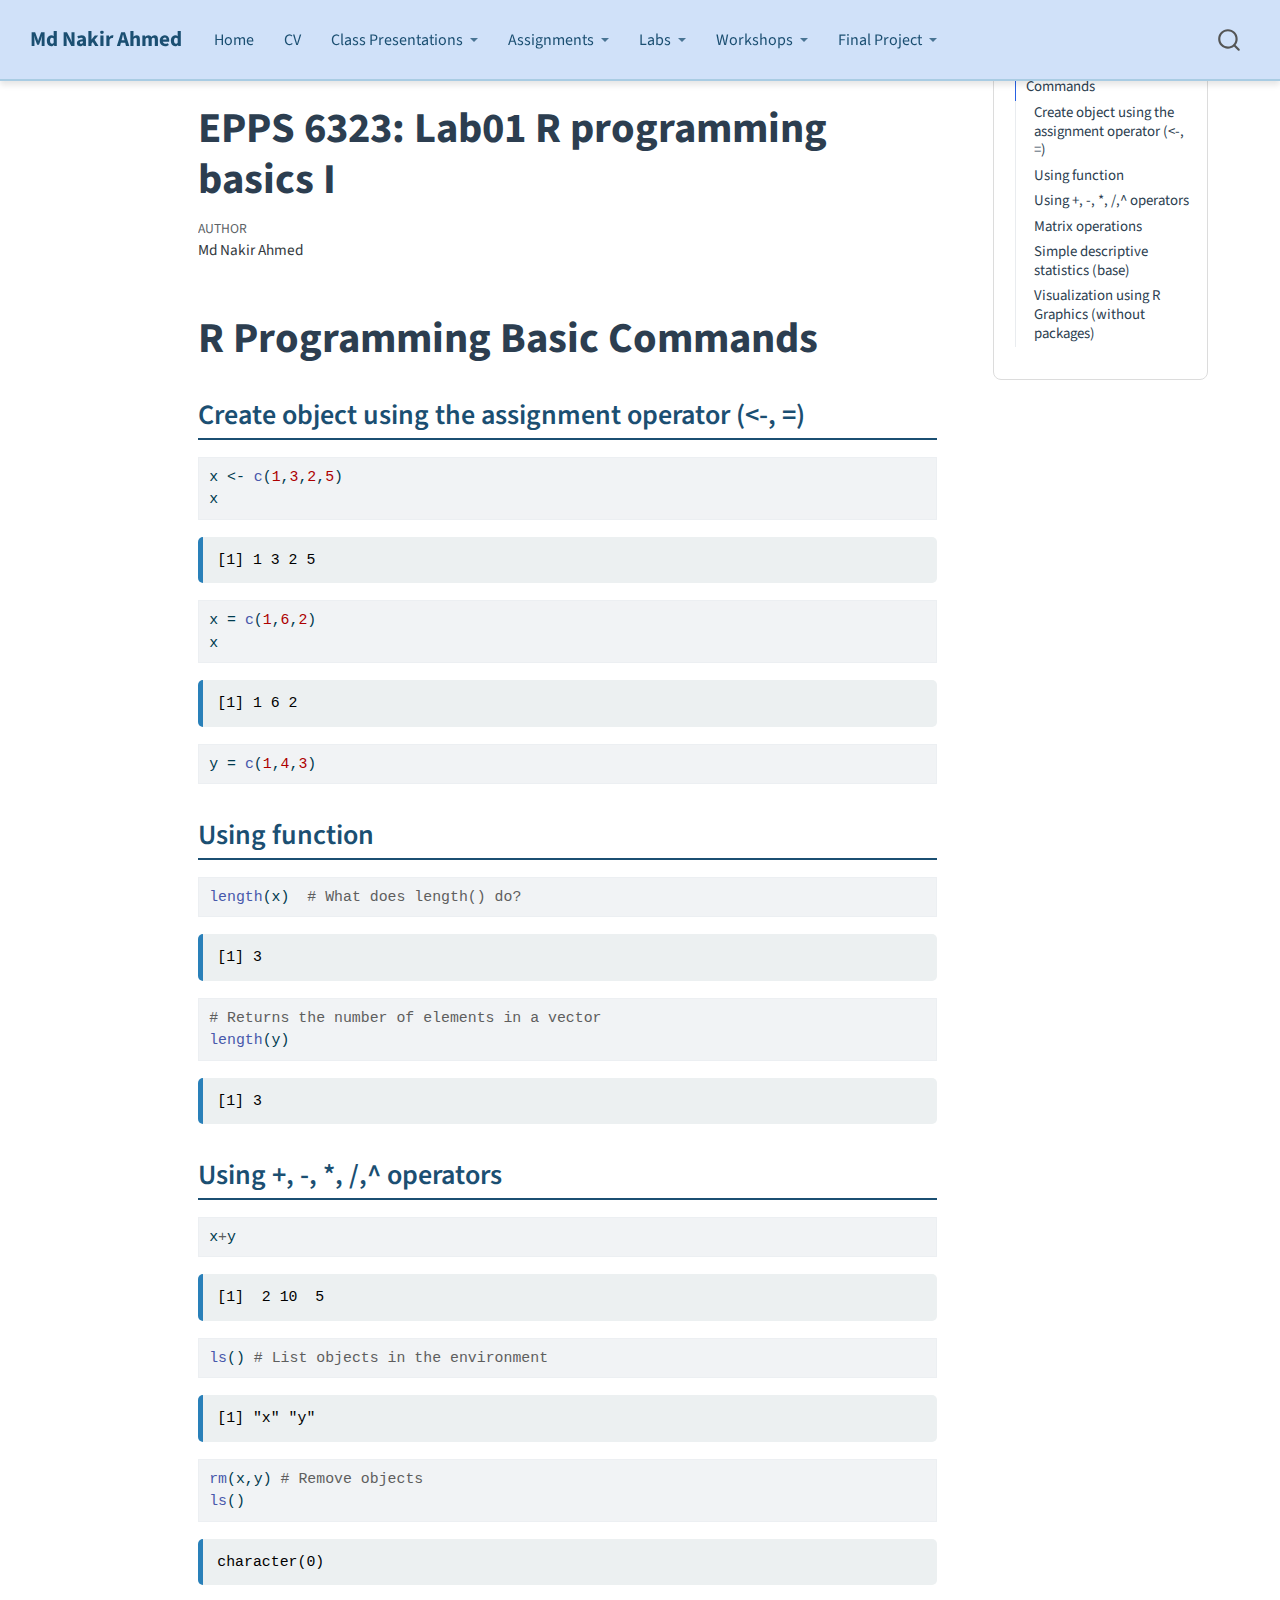
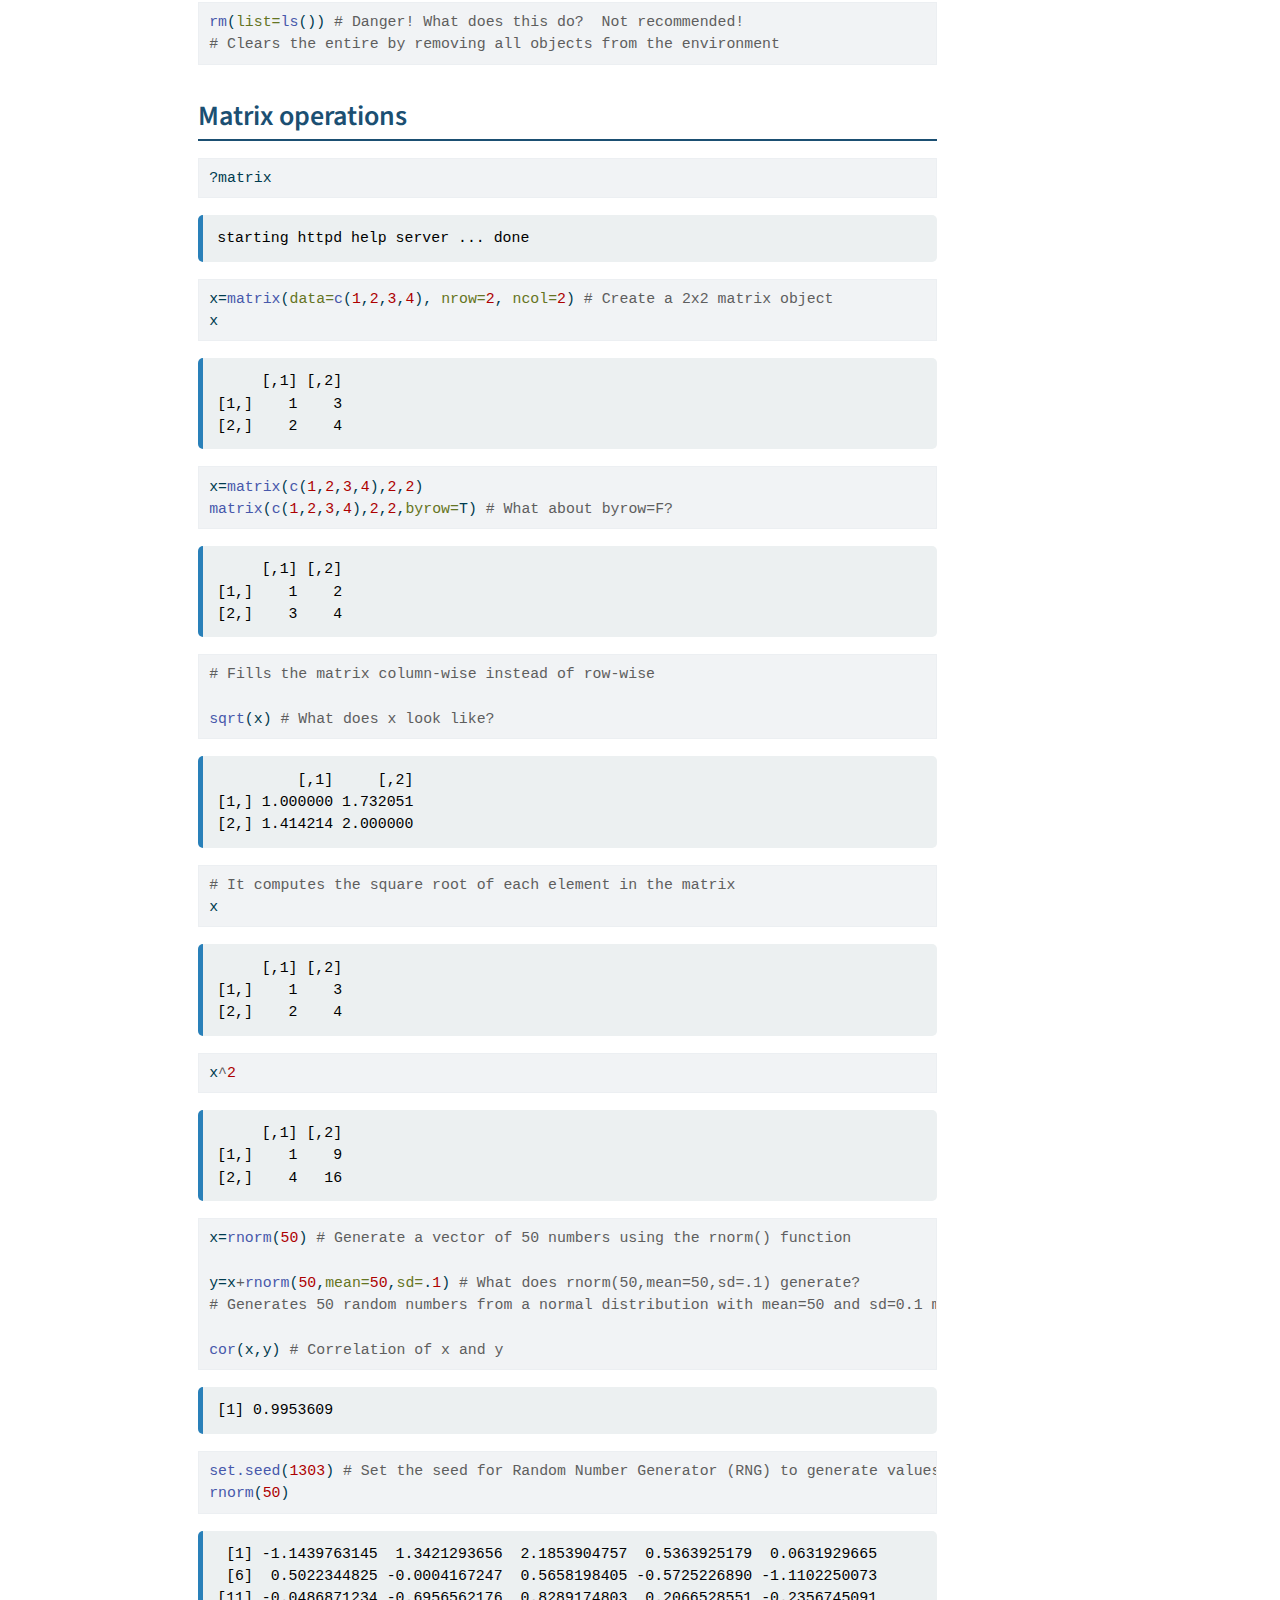
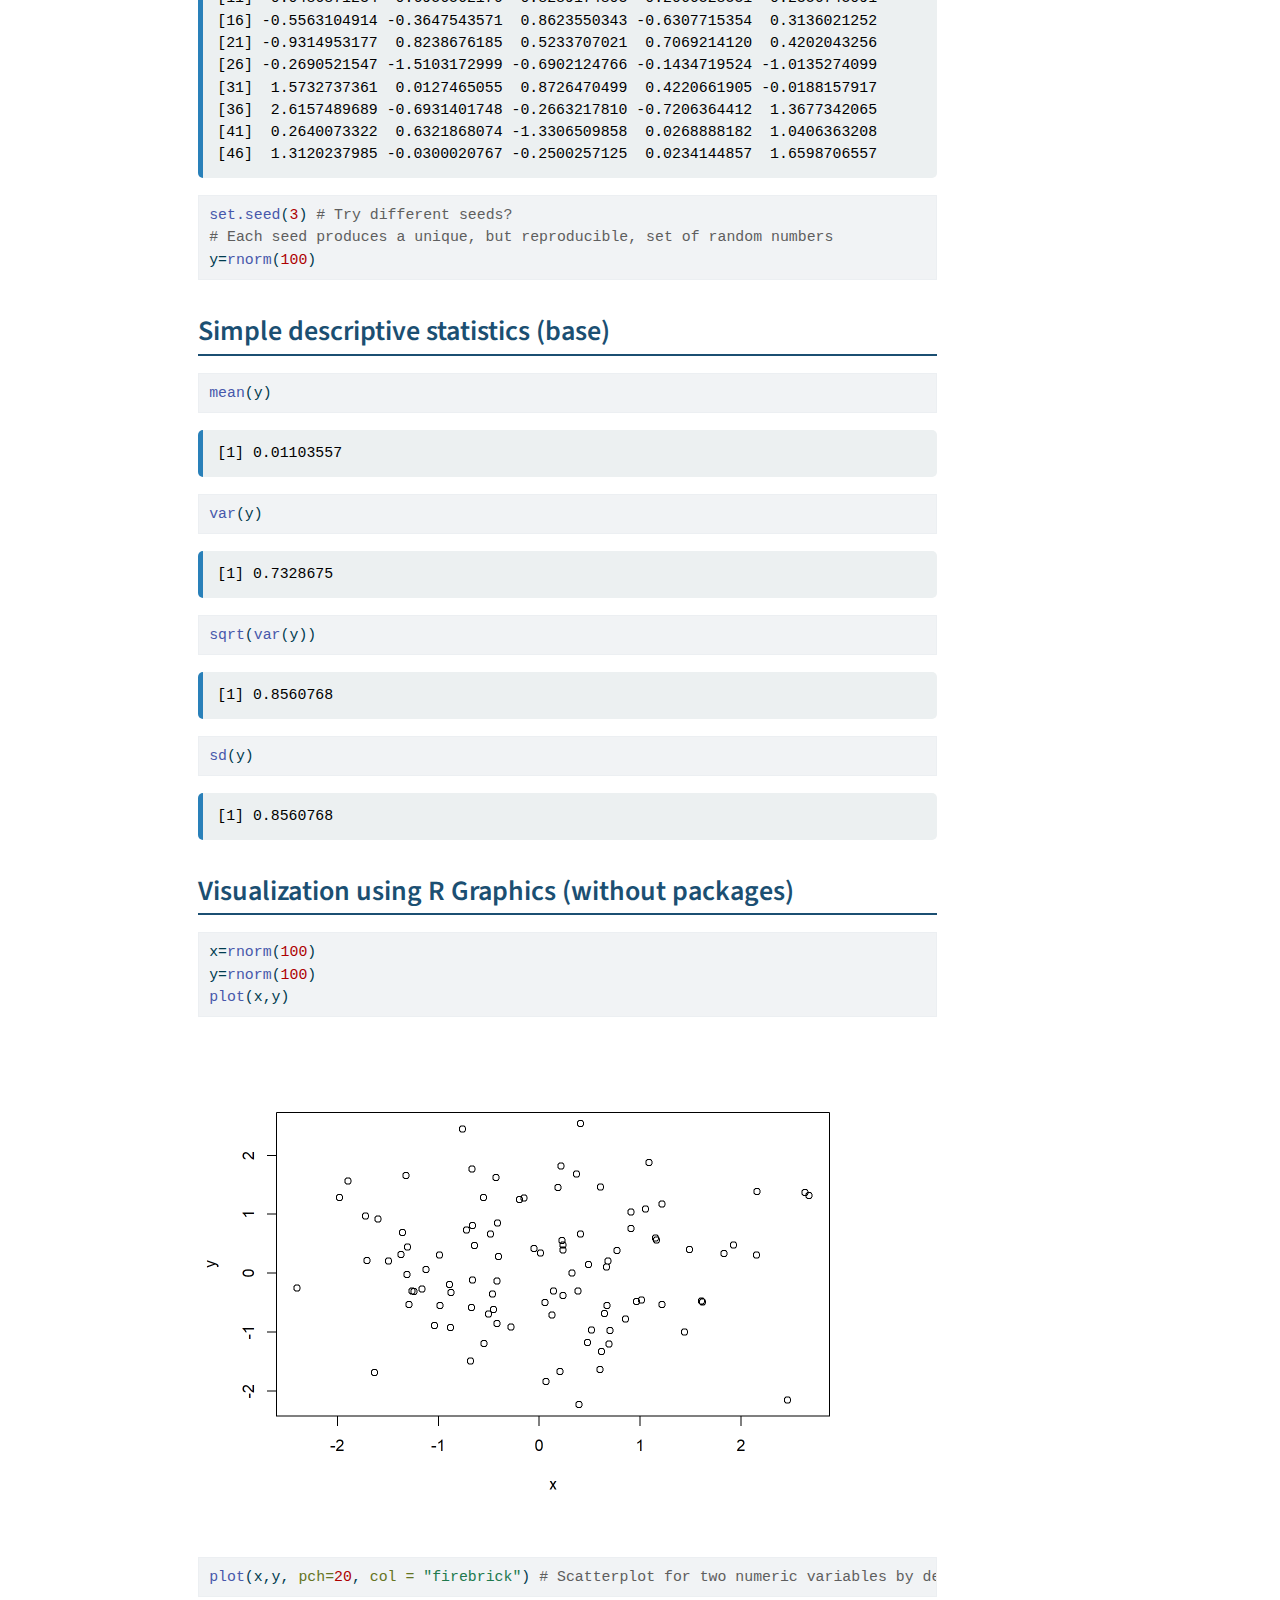
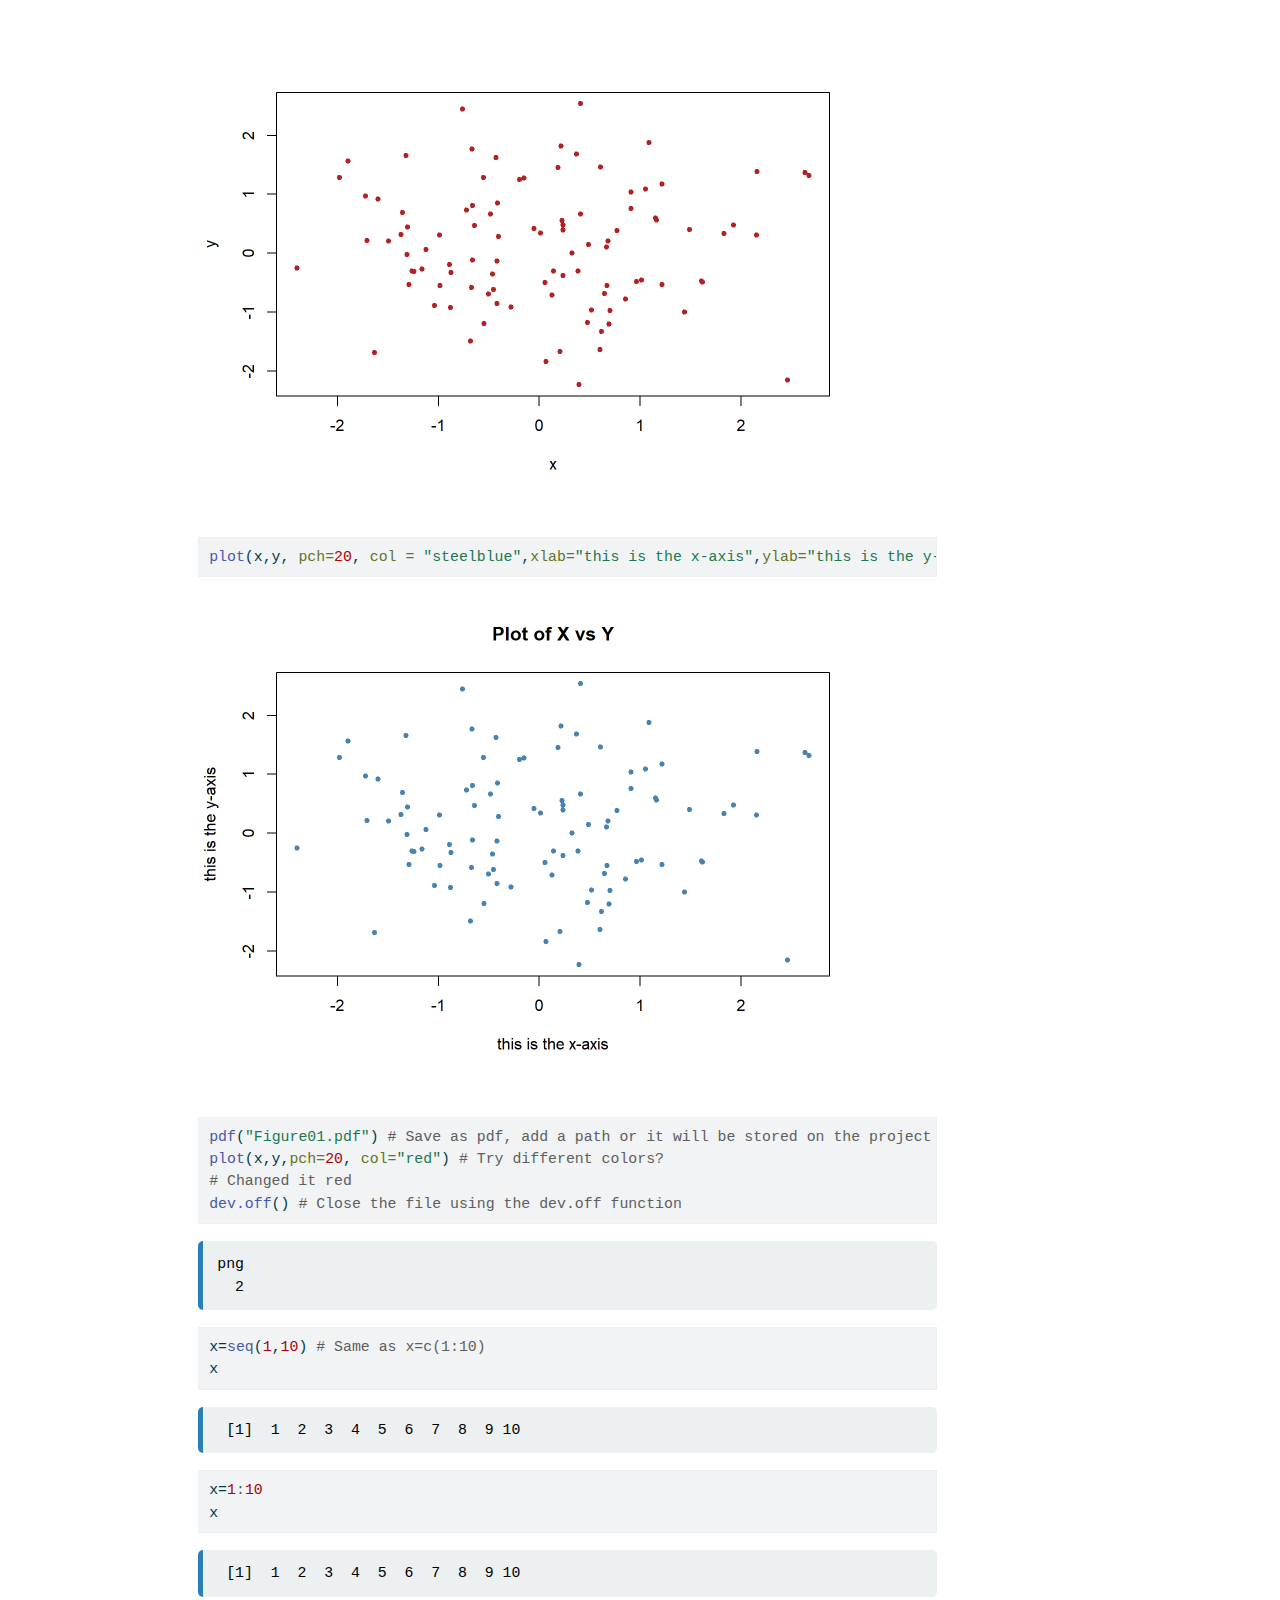
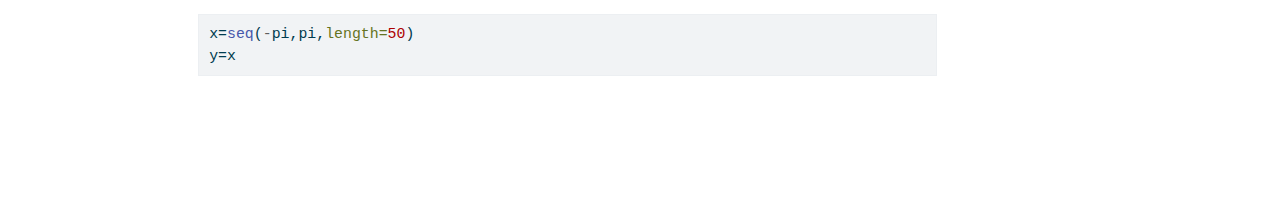
<file: Lab01.html>
<!DOCTYPE html>
<html xmlns="http://www.w3.org/1999/xhtml" lang="en" xml:lang="en"><head>

<meta charset="utf-8">
<meta name="generator" content="quarto-1.6.40">

<meta name="viewport" content="width=device-width, initial-scale=1.0, user-scalable=yes">

<meta name="author" content="Md Nakir Ahmed">

<title>EPPS 6323: Lab01 R programming basics I – Md Nakir Ahmed</title>
<style>
code{white-space: pre-wrap;}
span.smallcaps{font-variant: small-caps;}
div.columns{display: flex; gap: min(4vw, 1.5em);}
div.column{flex: auto; overflow-x: auto;}
div.hanging-indent{margin-left: 1.5em; text-indent: -1.5em;}
ul.task-list{list-style: none;}
ul.task-list li input[type="checkbox"] {
  width: 0.8em;
  margin: 0 0.8em 0.2em -1em; /* quarto-specific, see https://github.com/quarto-dev/quarto-cli/issues/4556 */ 
  vertical-align: middle;
}
/* CSS for syntax highlighting */
pre > code.sourceCode { white-space: pre; position: relative; }
pre > code.sourceCode > span { line-height: 1.25; }
pre > code.sourceCode > span:empty { height: 1.2em; }
.sourceCode { overflow: visible; }
code.sourceCode > span { color: inherit; text-decoration: inherit; }
div.sourceCode { margin: 1em 0; }
pre.sourceCode { margin: 0; }
@media screen {
div.sourceCode { overflow: auto; }
}
@media print {
pre > code.sourceCode { white-space: pre-wrap; }
pre > code.sourceCode > span { display: inline-block; text-indent: -5em; padding-left: 5em; }
}
pre.numberSource code
  { counter-reset: source-line 0; }
pre.numberSource code > span
  { position: relative; left: -4em; counter-increment: source-line; }
pre.numberSource code > span > a:first-child::before
  { content: counter(source-line);
    position: relative; left: -1em; text-align: right; vertical-align: baseline;
    border: none; display: inline-block;
    -webkit-touch-callout: none; -webkit-user-select: none;
    -khtml-user-select: none; -moz-user-select: none;
    -ms-user-select: none; user-select: none;
    padding: 0 4px; width: 4em;
  }
pre.numberSource { margin-left: 3em;  padding-left: 4px; }
div.sourceCode
  {   }
@media screen {
pre > code.sourceCode > span > a:first-child::before { text-decoration: underline; }
}
</style>


<script src="site_libs/quarto-nav/quarto-nav.js"></script>
<script src="site_libs/quarto-nav/headroom.min.js"></script>
<script src="site_libs/clipboard/clipboard.min.js"></script>
<script src="site_libs/quarto-search/autocomplete.umd.js"></script>
<script src="site_libs/quarto-search/fuse.min.js"></script>
<script src="site_libs/quarto-search/quarto-search.js"></script>
<meta name="quarto:offset" content="./">
<script src="site_libs/quarto-html/quarto.js"></script>
<script src="site_libs/quarto-html/popper.min.js"></script>
<script src="site_libs/quarto-html/tippy.umd.min.js"></script>
<script src="site_libs/quarto-html/anchor.min.js"></script>
<link href="site_libs/quarto-html/tippy.css" rel="stylesheet">
<link href="site_libs/quarto-html/quarto-syntax-highlighting-549806ee2085284f45b00abea8c6df48.css" rel="stylesheet" id="quarto-text-highlighting-styles">
<script src="site_libs/bootstrap/bootstrap.min.js"></script>
<link href="site_libs/bootstrap/bootstrap-icons.css" rel="stylesheet">
<link href="site_libs/bootstrap/bootstrap-ddd961a2510921635943dfbbd19534c4.min.css" rel="stylesheet" append-hash="true" id="quarto-bootstrap" data-mode="light">
<script id="quarto-search-options" type="application/json">{
  "location": "navbar",
  "copy-button": false,
  "collapse-after": 3,
  "panel-placement": "end",
  "type": "overlay",
  "limit": 50,
  "keyboard-shortcut": [
    "f",
    "/",
    "s"
  ],
  "show-item-context": false,
  "language": {
    "search-no-results-text": "No results",
    "search-matching-documents-text": "matching documents",
    "search-copy-link-title": "Copy link to search",
    "search-hide-matches-text": "Hide additional matches",
    "search-more-match-text": "more match in this document",
    "search-more-matches-text": "more matches in this document",
    "search-clear-button-title": "Clear",
    "search-text-placeholder": "",
    "search-detached-cancel-button-title": "Cancel",
    "search-submit-button-title": "Submit",
    "search-label": "Search"
  }
}</script>


<link rel="stylesheet" href="styles.css">
</head>

<body class="nav-fixed">

<div id="quarto-search-results"></div>
  <header id="quarto-header" class="headroom fixed-top">
    <nav class="navbar navbar-expand-lg " data-bs-theme="dark">
      <div class="navbar-container container-fluid">
      <div class="navbar-brand-container mx-auto">
    <a class="navbar-brand" href="./index.html">
    <span class="navbar-title">Md Nakir Ahmed</span>
    </a>
  </div>
            <div id="quarto-search" class="" title="Search"></div>
          <button class="navbar-toggler" type="button" data-bs-toggle="collapse" data-bs-target="#navbarCollapse" aria-controls="navbarCollapse" role="menu" aria-expanded="false" aria-label="Toggle navigation" onclick="if (window.quartoToggleHeadroom) { window.quartoToggleHeadroom(); }">
  <span class="navbar-toggler-icon"></span>
</button>
          <div class="collapse navbar-collapse" id="navbarCollapse">
            <ul class="navbar-nav navbar-nav-scroll me-auto">
  <li class="nav-item">
    <a class="nav-link" href="./index.html"> 
<span class="menu-text">Home</span></a>
  </li>  
  <li class="nav-item">
    <a class="nav-link" href="./cv.pdf"> 
<span class="menu-text">CV</span></a>
  </li>  
  <li class="nav-item dropdown ">
    <a class="nav-link dropdown-toggle" href="#" id="nav-menu-class-presentations" role="link" data-bs-toggle="dropdown" aria-expanded="false">
 <span class="menu-text">Class Presentations</span>
    </a>
    <ul class="dropdown-menu" aria-labelledby="nav-menu-class-presentations">    
        <li>
    <a class="dropdown-item" href="./class_presentations.html">
 <span class="dropdown-text">Overview</span></a>
  </li>  
    </ul>
  </li>
  <li class="nav-item dropdown ">
    <a class="nav-link dropdown-toggle" href="#" id="nav-menu-assignments" role="link" data-bs-toggle="dropdown" aria-expanded="false">
 <span class="menu-text">Assignments</span>
    </a>
    <ul class="dropdown-menu" aria-labelledby="nav-menu-assignments">    
        <li>
    <a class="dropdown-item" href="./assignments.html">
 <span class="dropdown-text">Overview</span></a>
  </li>  
        <li>
    <a class="dropdown-item" href="./Assignment01_Nakir.pdf">
 <span class="dropdown-text">Assignment 01</span></a>
  </li>  
        <li>
    <a class="dropdown-item" href="./assignment02.html">
 <span class="dropdown-text">Assignment 02</span></a>
  </li>  
    </ul>
  </li>
  <li class="nav-item dropdown ">
    <a class="nav-link dropdown-toggle" href="#" id="nav-menu-labs" role="link" data-bs-toggle="dropdown" aria-expanded="false">
 <span class="menu-text">Labs</span>
    </a>
    <ul class="dropdown-menu" aria-labelledby="nav-menu-labs">    
        <li>
    <a class="dropdown-item" href="./labs.html">
 <span class="dropdown-text">Overview</span></a>
  </li>  
        <li>
    <a class="dropdown-item" href="./Lab01.html">
 <span class="dropdown-text">Lab 01</span></a>
  </li>  
        <li>
    <a class="dropdown-item" href="./Lab02.html">
 <span class="dropdown-text">Lab 02</span></a>
  </li>  
    </ul>
  </li>
  <li class="nav-item dropdown ">
    <a class="nav-link dropdown-toggle" href="#" id="nav-menu-workshops" role="link" data-bs-toggle="dropdown" aria-expanded="false">
 <span class="menu-text">Workshops</span>
    </a>
    <ul class="dropdown-menu" aria-labelledby="nav-menu-workshops">    
        <li>
    <a class="dropdown-item" href="./workshops.html">
 <span class="dropdown-text">Overview</span></a>
  </li>  
    </ul>
  </li>
  <li class="nav-item dropdown ">
    <a class="nav-link dropdown-toggle" href="#" id="nav-menu-final-project" role="link" data-bs-toggle="dropdown" aria-expanded="false">
 <span class="menu-text">Final Project</span>
    </a>
    <ul class="dropdown-menu" aria-labelledby="nav-menu-final-project">    
        <li>
    <a class="dropdown-item" href="./final_project.html">
 <span class="dropdown-text">Overview</span></a>
  </li>  
        <li>
    <a class="dropdown-item" href="./Nakir_Proposal.pdf">
 <span class="dropdown-text">Project Proposal</span></a>
  </li>  
    </ul>
  </li>
</ul>
          </div> <!-- /navcollapse -->
            <div class="quarto-navbar-tools">
</div>
      </div> <!-- /container-fluid -->
    </nav>
</header>
<!-- content -->
<div id="quarto-content" class="quarto-container page-columns page-rows-contents page-layout-article page-navbar">
<!-- sidebar -->
<!-- margin-sidebar -->
    <div id="quarto-margin-sidebar" class="sidebar margin-sidebar">
        <nav id="TOC" role="doc-toc" class="toc-active">
    <h2 id="toc-title">On this page</h2>
   
  <ul>
  <li><a href="#r-programming-basic-commands" id="toc-r-programming-basic-commands" class="nav-link active" data-scroll-target="#r-programming-basic-commands">R Programming Basic Commands</a>
  <ul class="collapse">
  <li><a href="#create-object-using-the-assignment-operator--" id="toc-create-object-using-the-assignment-operator--" class="nav-link" data-scroll-target="#create-object-using-the-assignment-operator--">Create object using the assignment operator (&lt;-, =)</a></li>
  <li><a href="#using-function" id="toc-using-function" class="nav-link" data-scroll-target="#using-function">Using function</a></li>
  <li><a href="#using---operators" id="toc-using---operators" class="nav-link" data-scroll-target="#using---operators">Using +, -, *, /,^ operators</a></li>
  <li><a href="#matrix-operations" id="toc-matrix-operations" class="nav-link" data-scroll-target="#matrix-operations">Matrix operations</a></li>
  <li><a href="#simple-descriptive-statistics-base" id="toc-simple-descriptive-statistics-base" class="nav-link" data-scroll-target="#simple-descriptive-statistics-base">Simple descriptive statistics (base)</a></li>
  <li><a href="#visualization-using-r-graphics-without-packages" id="toc-visualization-using-r-graphics-without-packages" class="nav-link" data-scroll-target="#visualization-using-r-graphics-without-packages">Visualization using R Graphics (without packages)</a></li>
  </ul></li>
  </ul>
</nav>
    </div>
<!-- main -->
<main class="content" id="quarto-document-content">

<header id="title-block-header" class="quarto-title-block default">
<div class="quarto-title">
<h1 class="title">EPPS 6323: Lab01 R programming basics I</h1>
</div>



<div class="quarto-title-meta">

    <div>
    <div class="quarto-title-meta-heading">Author</div>
    <div class="quarto-title-meta-contents">
             <p>Md Nakir Ahmed </p>
          </div>
  </div>
    
  
    
  </div>
  


</header>


<section id="r-programming-basic-commands" class="level1">
<h1>R Programming Basic Commands</h1>
<section id="create-object-using-the-assignment-operator--" class="level2">
<h2 class="anchored" data-anchor-id="create-object-using-the-assignment-operator--">Create object using the assignment operator (&lt;-, =)</h2>
<div class="cell">
<div class="sourceCode cell-code" id="cb1"><pre class="sourceCode r code-with-copy"><code class="sourceCode r"><span id="cb1-1"><a href="#cb1-1" aria-hidden="true" tabindex="-1"></a>x <span class="ot">&lt;-</span> <span class="fu">c</span>(<span class="dv">1</span>,<span class="dv">3</span>,<span class="dv">2</span>,<span class="dv">5</span>)</span>
<span id="cb1-2"><a href="#cb1-2" aria-hidden="true" tabindex="-1"></a>x</span></code><button title="Copy to Clipboard" class="code-copy-button"><i class="bi"></i></button></pre></div>
<div class="cell-output cell-output-stdout">
<pre><code>[1] 1 3 2 5</code></pre>
</div>
<div class="sourceCode cell-code" id="cb3"><pre class="sourceCode r code-with-copy"><code class="sourceCode r"><span id="cb3-1"><a href="#cb3-1" aria-hidden="true" tabindex="-1"></a>x <span class="ot">=</span> <span class="fu">c</span>(<span class="dv">1</span>,<span class="dv">6</span>,<span class="dv">2</span>)</span>
<span id="cb3-2"><a href="#cb3-2" aria-hidden="true" tabindex="-1"></a>x</span></code><button title="Copy to Clipboard" class="code-copy-button"><i class="bi"></i></button></pre></div>
<div class="cell-output cell-output-stdout">
<pre><code>[1] 1 6 2</code></pre>
</div>
<div class="sourceCode cell-code" id="cb5"><pre class="sourceCode r code-with-copy"><code class="sourceCode r"><span id="cb5-1"><a href="#cb5-1" aria-hidden="true" tabindex="-1"></a>y <span class="ot">=</span> <span class="fu">c</span>(<span class="dv">1</span>,<span class="dv">4</span>,<span class="dv">3</span>)</span></code><button title="Copy to Clipboard" class="code-copy-button"><i class="bi"></i></button></pre></div>
</div>
</section>
<section id="using-function" class="level2">
<h2 class="anchored" data-anchor-id="using-function">Using function</h2>
<div class="cell">
<div class="sourceCode cell-code" id="cb6"><pre class="sourceCode r code-with-copy"><code class="sourceCode r"><span id="cb6-1"><a href="#cb6-1" aria-hidden="true" tabindex="-1"></a><span class="fu">length</span>(x)  <span class="co"># What does length() do?</span></span></code><button title="Copy to Clipboard" class="code-copy-button"><i class="bi"></i></button></pre></div>
<div class="cell-output cell-output-stdout">
<pre><code>[1] 3</code></pre>
</div>
<div class="sourceCode cell-code" id="cb8"><pre class="sourceCode r code-with-copy"><code class="sourceCode r"><span id="cb8-1"><a href="#cb8-1" aria-hidden="true" tabindex="-1"></a><span class="co"># Returns the number of elements in a vector</span></span>
<span id="cb8-2"><a href="#cb8-2" aria-hidden="true" tabindex="-1"></a><span class="fu">length</span>(y)  </span></code><button title="Copy to Clipboard" class="code-copy-button"><i class="bi"></i></button></pre></div>
<div class="cell-output cell-output-stdout">
<pre><code>[1] 3</code></pre>
</div>
</div>
</section>
<section id="using---operators" class="level2">
<h2 class="anchored" data-anchor-id="using---operators">Using +, -, *, /,^ operators</h2>
<div class="cell">
<div class="sourceCode cell-code" id="cb10"><pre class="sourceCode r code-with-copy"><code class="sourceCode r"><span id="cb10-1"><a href="#cb10-1" aria-hidden="true" tabindex="-1"></a>x<span class="sc">+</span>y</span></code><button title="Copy to Clipboard" class="code-copy-button"><i class="bi"></i></button></pre></div>
<div class="cell-output cell-output-stdout">
<pre><code>[1]  2 10  5</code></pre>
</div>
<div class="sourceCode cell-code" id="cb12"><pre class="sourceCode r code-with-copy"><code class="sourceCode r"><span id="cb12-1"><a href="#cb12-1" aria-hidden="true" tabindex="-1"></a><span class="fu">ls</span>() <span class="co"># List objects in the environment</span></span></code><button title="Copy to Clipboard" class="code-copy-button"><i class="bi"></i></button></pre></div>
<div class="cell-output cell-output-stdout">
<pre><code>[1] "x" "y"</code></pre>
</div>
<div class="sourceCode cell-code" id="cb14"><pre class="sourceCode r code-with-copy"><code class="sourceCode r"><span id="cb14-1"><a href="#cb14-1" aria-hidden="true" tabindex="-1"></a><span class="fu">rm</span>(x,y) <span class="co"># Remove objects</span></span>
<span id="cb14-2"><a href="#cb14-2" aria-hidden="true" tabindex="-1"></a><span class="fu">ls</span>()</span></code><button title="Copy to Clipboard" class="code-copy-button"><i class="bi"></i></button></pre></div>
<div class="cell-output cell-output-stdout">
<pre><code>character(0)</code></pre>
</div>
<div class="sourceCode cell-code" id="cb16"><pre class="sourceCode r code-with-copy"><code class="sourceCode r"><span id="cb16-1"><a href="#cb16-1" aria-hidden="true" tabindex="-1"></a><span class="fu">rm</span>(<span class="at">list=</span><span class="fu">ls</span>()) <span class="co"># Danger! What does this do?  Not recommended!</span></span>
<span id="cb16-2"><a href="#cb16-2" aria-hidden="true" tabindex="-1"></a><span class="co"># Clears the entire by removing all objects from the environment</span></span></code><button title="Copy to Clipboard" class="code-copy-button"><i class="bi"></i></button></pre></div>
</div>
</section>
<section id="matrix-operations" class="level2">
<h2 class="anchored" data-anchor-id="matrix-operations">Matrix operations</h2>
<div class="cell">
<div class="sourceCode cell-code" id="cb17"><pre class="sourceCode r code-with-copy"><code class="sourceCode r"><span id="cb17-1"><a href="#cb17-1" aria-hidden="true" tabindex="-1"></a>?matrix</span></code><button title="Copy to Clipboard" class="code-copy-button"><i class="bi"></i></button></pre></div>
<div class="cell-output cell-output-stderr">
<pre><code>starting httpd help server ... done</code></pre>
</div>
<div class="sourceCode cell-code" id="cb19"><pre class="sourceCode r code-with-copy"><code class="sourceCode r"><span id="cb19-1"><a href="#cb19-1" aria-hidden="true" tabindex="-1"></a>x<span class="ot">=</span><span class="fu">matrix</span>(<span class="at">data=</span><span class="fu">c</span>(<span class="dv">1</span>,<span class="dv">2</span>,<span class="dv">3</span>,<span class="dv">4</span>), <span class="at">nrow=</span><span class="dv">2</span>, <span class="at">ncol=</span><span class="dv">2</span>) <span class="co"># Create a 2x2 matrix object</span></span>
<span id="cb19-2"><a href="#cb19-2" aria-hidden="true" tabindex="-1"></a>x</span></code><button title="Copy to Clipboard" class="code-copy-button"><i class="bi"></i></button></pre></div>
<div class="cell-output cell-output-stdout">
<pre><code>     [,1] [,2]
[1,]    1    3
[2,]    2    4</code></pre>
</div>
<div class="sourceCode cell-code" id="cb21"><pre class="sourceCode r code-with-copy"><code class="sourceCode r"><span id="cb21-1"><a href="#cb21-1" aria-hidden="true" tabindex="-1"></a>x<span class="ot">=</span><span class="fu">matrix</span>(<span class="fu">c</span>(<span class="dv">1</span>,<span class="dv">2</span>,<span class="dv">3</span>,<span class="dv">4</span>),<span class="dv">2</span>,<span class="dv">2</span>)</span>
<span id="cb21-2"><a href="#cb21-2" aria-hidden="true" tabindex="-1"></a><span class="fu">matrix</span>(<span class="fu">c</span>(<span class="dv">1</span>,<span class="dv">2</span>,<span class="dv">3</span>,<span class="dv">4</span>),<span class="dv">2</span>,<span class="dv">2</span>,<span class="at">byrow=</span>T) <span class="co"># What about byrow=F?</span></span></code><button title="Copy to Clipboard" class="code-copy-button"><i class="bi"></i></button></pre></div>
<div class="cell-output cell-output-stdout">
<pre><code>     [,1] [,2]
[1,]    1    2
[2,]    3    4</code></pre>
</div>
<div class="sourceCode cell-code" id="cb23"><pre class="sourceCode r code-with-copy"><code class="sourceCode r"><span id="cb23-1"><a href="#cb23-1" aria-hidden="true" tabindex="-1"></a><span class="co"># Fills the matrix column-wise instead of row-wise</span></span>
<span id="cb23-2"><a href="#cb23-2" aria-hidden="true" tabindex="-1"></a></span>
<span id="cb23-3"><a href="#cb23-3" aria-hidden="true" tabindex="-1"></a><span class="fu">sqrt</span>(x) <span class="co"># What does x look like?</span></span></code><button title="Copy to Clipboard" class="code-copy-button"><i class="bi"></i></button></pre></div>
<div class="cell-output cell-output-stdout">
<pre><code>         [,1]     [,2]
[1,] 1.000000 1.732051
[2,] 1.414214 2.000000</code></pre>
</div>
<div class="sourceCode cell-code" id="cb25"><pre class="sourceCode r code-with-copy"><code class="sourceCode r"><span id="cb25-1"><a href="#cb25-1" aria-hidden="true" tabindex="-1"></a><span class="co"># It computes the square root of each element in the matrix</span></span>
<span id="cb25-2"><a href="#cb25-2" aria-hidden="true" tabindex="-1"></a>x</span></code><button title="Copy to Clipboard" class="code-copy-button"><i class="bi"></i></button></pre></div>
<div class="cell-output cell-output-stdout">
<pre><code>     [,1] [,2]
[1,]    1    3
[2,]    2    4</code></pre>
</div>
<div class="sourceCode cell-code" id="cb27"><pre class="sourceCode r code-with-copy"><code class="sourceCode r"><span id="cb27-1"><a href="#cb27-1" aria-hidden="true" tabindex="-1"></a>x<span class="sc">^</span><span class="dv">2</span></span></code><button title="Copy to Clipboard" class="code-copy-button"><i class="bi"></i></button></pre></div>
<div class="cell-output cell-output-stdout">
<pre><code>     [,1] [,2]
[1,]    1    9
[2,]    4   16</code></pre>
</div>
<div class="sourceCode cell-code" id="cb29"><pre class="sourceCode r code-with-copy"><code class="sourceCode r"><span id="cb29-1"><a href="#cb29-1" aria-hidden="true" tabindex="-1"></a>x<span class="ot">=</span><span class="fu">rnorm</span>(<span class="dv">50</span>) <span class="co"># Generate a vector of 50 numbers using the rnorm() function</span></span>
<span id="cb29-2"><a href="#cb29-2" aria-hidden="true" tabindex="-1"></a></span>
<span id="cb29-3"><a href="#cb29-3" aria-hidden="true" tabindex="-1"></a>y<span class="ot">=</span>x<span class="sc">+</span><span class="fu">rnorm</span>(<span class="dv">50</span>,<span class="at">mean=</span><span class="dv">50</span>,<span class="at">sd=</span>.<span class="dv">1</span>) <span class="co"># What does rnorm(50,mean=50,sd=.1) generate?</span></span>
<span id="cb29-4"><a href="#cb29-4" aria-hidden="true" tabindex="-1"></a><span class="co"># Generates 50 random numbers from a normal distribution with mean=50 and sd=0.1 meaning most values close to 50 but slightly varying due to the small standard deviation</span></span>
<span id="cb29-5"><a href="#cb29-5" aria-hidden="true" tabindex="-1"></a></span>
<span id="cb29-6"><a href="#cb29-6" aria-hidden="true" tabindex="-1"></a><span class="fu">cor</span>(x,y) <span class="co"># Correlation of x and y</span></span></code><button title="Copy to Clipboard" class="code-copy-button"><i class="bi"></i></button></pre></div>
<div class="cell-output cell-output-stdout">
<pre><code>[1] 0.9953609</code></pre>
</div>
<div class="sourceCode cell-code" id="cb31"><pre class="sourceCode r code-with-copy"><code class="sourceCode r"><span id="cb31-1"><a href="#cb31-1" aria-hidden="true" tabindex="-1"></a><span class="fu">set.seed</span>(<span class="dv">1303</span>) <span class="co"># Set the seed for Random Number Generator (RNG) to generate values that are reproducible.</span></span>
<span id="cb31-2"><a href="#cb31-2" aria-hidden="true" tabindex="-1"></a><span class="fu">rnorm</span>(<span class="dv">50</span>)</span></code><button title="Copy to Clipboard" class="code-copy-button"><i class="bi"></i></button></pre></div>
<div class="cell-output cell-output-stdout">
<pre><code> [1] -1.1439763145  1.3421293656  2.1853904757  0.5363925179  0.0631929665
 [6]  0.5022344825 -0.0004167247  0.5658198405 -0.5725226890 -1.1102250073
[11] -0.0486871234 -0.6956562176  0.8289174803  0.2066528551 -0.2356745091
[16] -0.5563104914 -0.3647543571  0.8623550343 -0.6307715354  0.3136021252
[21] -0.9314953177  0.8238676185  0.5233707021  0.7069214120  0.4202043256
[26] -0.2690521547 -1.5103172999 -0.6902124766 -0.1434719524 -1.0135274099
[31]  1.5732737361  0.0127465055  0.8726470499  0.4220661905 -0.0188157917
[36]  2.6157489689 -0.6931401748 -0.2663217810 -0.7206364412  1.3677342065
[41]  0.2640073322  0.6321868074 -1.3306509858  0.0268888182  1.0406363208
[46]  1.3120237985 -0.0300020767 -0.2500257125  0.0234144857  1.6598706557</code></pre>
</div>
<div class="sourceCode cell-code" id="cb33"><pre class="sourceCode r code-with-copy"><code class="sourceCode r"><span id="cb33-1"><a href="#cb33-1" aria-hidden="true" tabindex="-1"></a><span class="fu">set.seed</span>(<span class="dv">3</span>) <span class="co"># Try different seeds?</span></span>
<span id="cb33-2"><a href="#cb33-2" aria-hidden="true" tabindex="-1"></a><span class="co"># Each seed produces a unique, but reproducible, set of random numbers</span></span>
<span id="cb33-3"><a href="#cb33-3" aria-hidden="true" tabindex="-1"></a>y<span class="ot">=</span><span class="fu">rnorm</span>(<span class="dv">100</span>) </span></code><button title="Copy to Clipboard" class="code-copy-button"><i class="bi"></i></button></pre></div>
</div>
</section>
<section id="simple-descriptive-statistics-base" class="level2">
<h2 class="anchored" data-anchor-id="simple-descriptive-statistics-base">Simple descriptive statistics (base)</h2>
<div class="cell">
<div class="sourceCode cell-code" id="cb34"><pre class="sourceCode r code-with-copy"><code class="sourceCode r"><span id="cb34-1"><a href="#cb34-1" aria-hidden="true" tabindex="-1"></a><span class="fu">mean</span>(y)</span></code><button title="Copy to Clipboard" class="code-copy-button"><i class="bi"></i></button></pre></div>
<div class="cell-output cell-output-stdout">
<pre><code>[1] 0.01103557</code></pre>
</div>
<div class="sourceCode cell-code" id="cb36"><pre class="sourceCode r code-with-copy"><code class="sourceCode r"><span id="cb36-1"><a href="#cb36-1" aria-hidden="true" tabindex="-1"></a><span class="fu">var</span>(y)</span></code><button title="Copy to Clipboard" class="code-copy-button"><i class="bi"></i></button></pre></div>
<div class="cell-output cell-output-stdout">
<pre><code>[1] 0.7328675</code></pre>
</div>
<div class="sourceCode cell-code" id="cb38"><pre class="sourceCode r code-with-copy"><code class="sourceCode r"><span id="cb38-1"><a href="#cb38-1" aria-hidden="true" tabindex="-1"></a><span class="fu">sqrt</span>(<span class="fu">var</span>(y))</span></code><button title="Copy to Clipboard" class="code-copy-button"><i class="bi"></i></button></pre></div>
<div class="cell-output cell-output-stdout">
<pre><code>[1] 0.8560768</code></pre>
</div>
<div class="sourceCode cell-code" id="cb40"><pre class="sourceCode r code-with-copy"><code class="sourceCode r"><span id="cb40-1"><a href="#cb40-1" aria-hidden="true" tabindex="-1"></a><span class="fu">sd</span>(y)</span></code><button title="Copy to Clipboard" class="code-copy-button"><i class="bi"></i></button></pre></div>
<div class="cell-output cell-output-stdout">
<pre><code>[1] 0.8560768</code></pre>
</div>
</div>
</section>
<section id="visualization-using-r-graphics-without-packages" class="level2">
<h2 class="anchored" data-anchor-id="visualization-using-r-graphics-without-packages">Visualization using R Graphics (without packages)</h2>
<div class="cell">
<div class="sourceCode cell-code" id="cb42"><pre class="sourceCode r code-with-copy"><code class="sourceCode r"><span id="cb42-1"><a href="#cb42-1" aria-hidden="true" tabindex="-1"></a>x<span class="ot">=</span><span class="fu">rnorm</span>(<span class="dv">100</span>)</span>
<span id="cb42-2"><a href="#cb42-2" aria-hidden="true" tabindex="-1"></a>y<span class="ot">=</span><span class="fu">rnorm</span>(<span class="dv">100</span>)</span>
<span id="cb42-3"><a href="#cb42-3" aria-hidden="true" tabindex="-1"></a><span class="fu">plot</span>(x,y)</span></code><button title="Copy to Clipboard" class="code-copy-button"><i class="bi"></i></button></pre></div>
<div class="cell-output-display">
<div>
<figure class="figure">
<p><img src="Lab01_files/figure-html/unnamed-chunk-6-1.png" class="img-fluid figure-img" width="672"></p>
</figure>
</div>
</div>
<div class="sourceCode cell-code" id="cb43"><pre class="sourceCode r code-with-copy"><code class="sourceCode r"><span id="cb43-1"><a href="#cb43-1" aria-hidden="true" tabindex="-1"></a><span class="fu">plot</span>(x,y, <span class="at">pch=</span><span class="dv">20</span>, <span class="at">col =</span> <span class="st">"firebrick"</span>) <span class="co"># Scatterplot for two numeric variables by default</span></span></code><button title="Copy to Clipboard" class="code-copy-button"><i class="bi"></i></button></pre></div>
<div class="cell-output-display">
<div>
<figure class="figure">
<p><img src="Lab01_files/figure-html/unnamed-chunk-6-2.png" class="img-fluid figure-img" width="672"></p>
</figure>
</div>
</div>
<div class="sourceCode cell-code" id="cb44"><pre class="sourceCode r code-with-copy"><code class="sourceCode r"><span id="cb44-1"><a href="#cb44-1" aria-hidden="true" tabindex="-1"></a><span class="fu">plot</span>(x,y, <span class="at">pch=</span><span class="dv">20</span>, <span class="at">col =</span> <span class="st">"steelblue"</span>,<span class="at">xlab=</span><span class="st">"this is the x-axis"</span>,<span class="at">ylab=</span><span class="st">"this is the y-axis"</span>,<span class="at">main=</span><span class="st">"Plot of X vs Y"</span>) <span class="co"># Add labels</span></span></code><button title="Copy to Clipboard" class="code-copy-button"><i class="bi"></i></button></pre></div>
<div class="cell-output-display">
<div>
<figure class="figure">
<p><img src="Lab01_files/figure-html/unnamed-chunk-6-3.png" class="img-fluid figure-img" width="672"></p>
</figure>
</div>
</div>
<div class="sourceCode cell-code" id="cb45"><pre class="sourceCode r code-with-copy"><code class="sourceCode r"><span id="cb45-1"><a href="#cb45-1" aria-hidden="true" tabindex="-1"></a><span class="fu">pdf</span>(<span class="st">"Figure01.pdf"</span>) <span class="co"># Save as pdf, add a path or it will be stored on the project directory</span></span>
<span id="cb45-2"><a href="#cb45-2" aria-hidden="true" tabindex="-1"></a><span class="fu">plot</span>(x,y,<span class="at">pch=</span><span class="dv">20</span>, <span class="at">col=</span><span class="st">"red"</span>) <span class="co"># Try different colors?</span></span>
<span id="cb45-3"><a href="#cb45-3" aria-hidden="true" tabindex="-1"></a><span class="co"># Changed it red</span></span>
<span id="cb45-4"><a href="#cb45-4" aria-hidden="true" tabindex="-1"></a><span class="fu">dev.off</span>() <span class="co"># Close the file using the dev.off function</span></span></code><button title="Copy to Clipboard" class="code-copy-button"><i class="bi"></i></button></pre></div>
<div class="cell-output cell-output-stdout">
<pre><code>png 
  2 </code></pre>
</div>
<div class="sourceCode cell-code" id="cb47"><pre class="sourceCode r code-with-copy"><code class="sourceCode r"><span id="cb47-1"><a href="#cb47-1" aria-hidden="true" tabindex="-1"></a>x<span class="ot">=</span><span class="fu">seq</span>(<span class="dv">1</span>,<span class="dv">10</span>) <span class="co"># Same as x=c(1:10)</span></span>
<span id="cb47-2"><a href="#cb47-2" aria-hidden="true" tabindex="-1"></a>x</span></code><button title="Copy to Clipboard" class="code-copy-button"><i class="bi"></i></button></pre></div>
<div class="cell-output cell-output-stdout">
<pre><code> [1]  1  2  3  4  5  6  7  8  9 10</code></pre>
</div>
<div class="sourceCode cell-code" id="cb49"><pre class="sourceCode r code-with-copy"><code class="sourceCode r"><span id="cb49-1"><a href="#cb49-1" aria-hidden="true" tabindex="-1"></a>x<span class="ot">=</span><span class="dv">1</span><span class="sc">:</span><span class="dv">10</span></span>
<span id="cb49-2"><a href="#cb49-2" aria-hidden="true" tabindex="-1"></a>x</span></code><button title="Copy to Clipboard" class="code-copy-button"><i class="bi"></i></button></pre></div>
<div class="cell-output cell-output-stdout">
<pre><code> [1]  1  2  3  4  5  6  7  8  9 10</code></pre>
</div>
<div class="sourceCode cell-code" id="cb51"><pre class="sourceCode r code-with-copy"><code class="sourceCode r"><span id="cb51-1"><a href="#cb51-1" aria-hidden="true" tabindex="-1"></a>x<span class="ot">=</span><span class="fu">seq</span>(<span class="sc">-</span>pi,pi,<span class="at">length=</span><span class="dv">50</span>)</span>
<span id="cb51-2"><a href="#cb51-2" aria-hidden="true" tabindex="-1"></a>y<span class="ot">=</span>x</span></code><button title="Copy to Clipboard" class="code-copy-button"><i class="bi"></i></button></pre></div>
</div>


</section>
</section>

</main> <!-- /main -->
<script id="quarto-html-after-body" type="application/javascript">
window.document.addEventListener("DOMContentLoaded", function (event) {
  const toggleBodyColorMode = (bsSheetEl) => {
    const mode = bsSheetEl.getAttribute("data-mode");
    const bodyEl = window.document.querySelector("body");
    if (mode === "dark") {
      bodyEl.classList.add("quarto-dark");
      bodyEl.classList.remove("quarto-light");
    } else {
      bodyEl.classList.add("quarto-light");
      bodyEl.classList.remove("quarto-dark");
    }
  }
  const toggleBodyColorPrimary = () => {
    const bsSheetEl = window.document.querySelector("link#quarto-bootstrap");
    if (bsSheetEl) {
      toggleBodyColorMode(bsSheetEl);
    }
  }
  toggleBodyColorPrimary();  
  const icon = "";
  const anchorJS = new window.AnchorJS();
  anchorJS.options = {
    placement: 'right',
    icon: icon
  };
  anchorJS.add('.anchored');
  const isCodeAnnotation = (el) => {
    for (const clz of el.classList) {
      if (clz.startsWith('code-annotation-')) {                     
        return true;
      }
    }
    return false;
  }
  const onCopySuccess = function(e) {
    // button target
    const button = e.trigger;
    // don't keep focus
    button.blur();
    // flash "checked"
    button.classList.add('code-copy-button-checked');
    var currentTitle = button.getAttribute("title");
    button.setAttribute("title", "Copied!");
    let tooltip;
    if (window.bootstrap) {
      button.setAttribute("data-bs-toggle", "tooltip");
      button.setAttribute("data-bs-placement", "left");
      button.setAttribute("data-bs-title", "Copied!");
      tooltip = new bootstrap.Tooltip(button, 
        { trigger: "manual", 
          customClass: "code-copy-button-tooltip",
          offset: [0, -8]});
      tooltip.show();    
    }
    setTimeout(function() {
      if (tooltip) {
        tooltip.hide();
        button.removeAttribute("data-bs-title");
        button.removeAttribute("data-bs-toggle");
        button.removeAttribute("data-bs-placement");
      }
      button.setAttribute("title", currentTitle);
      button.classList.remove('code-copy-button-checked');
    }, 1000);
    // clear code selection
    e.clearSelection();
  }
  const getTextToCopy = function(trigger) {
      const codeEl = trigger.previousElementSibling.cloneNode(true);
      for (const childEl of codeEl.children) {
        if (isCodeAnnotation(childEl)) {
          childEl.remove();
        }
      }
      return codeEl.innerText;
  }
  const clipboard = new window.ClipboardJS('.code-copy-button:not([data-in-quarto-modal])', {
    text: getTextToCopy
  });
  clipboard.on('success', onCopySuccess);
  if (window.document.getElementById('quarto-embedded-source-code-modal')) {
    const clipboardModal = new window.ClipboardJS('.code-copy-button[data-in-quarto-modal]', {
      text: getTextToCopy,
      container: window.document.getElementById('quarto-embedded-source-code-modal')
    });
    clipboardModal.on('success', onCopySuccess);
  }
    var localhostRegex = new RegExp(/^(?:http|https):\/\/localhost\:?[0-9]*\//);
    var mailtoRegex = new RegExp(/^mailto:/);
      var filterRegex = new RegExp('/' + window.location.host + '/');
    var isInternal = (href) => {
        return filterRegex.test(href) || localhostRegex.test(href) || mailtoRegex.test(href);
    }
    // Inspect non-navigation links and adorn them if external
 	var links = window.document.querySelectorAll('a[href]:not(.nav-link):not(.navbar-brand):not(.toc-action):not(.sidebar-link):not(.sidebar-item-toggle):not(.pagination-link):not(.no-external):not([aria-hidden]):not(.dropdown-item):not(.quarto-navigation-tool):not(.about-link)');
    for (var i=0; i<links.length; i++) {
      const link = links[i];
      if (!isInternal(link.href)) {
        // undo the damage that might have been done by quarto-nav.js in the case of
        // links that we want to consider external
        if (link.dataset.originalHref !== undefined) {
          link.href = link.dataset.originalHref;
        }
      }
    }
  function tippyHover(el, contentFn, onTriggerFn, onUntriggerFn) {
    const config = {
      allowHTML: true,
      maxWidth: 500,
      delay: 100,
      arrow: false,
      appendTo: function(el) {
          return el.parentElement;
      },
      interactive: true,
      interactiveBorder: 10,
      theme: 'quarto',
      placement: 'bottom-start',
    };
    if (contentFn) {
      config.content = contentFn;
    }
    if (onTriggerFn) {
      config.onTrigger = onTriggerFn;
    }
    if (onUntriggerFn) {
      config.onUntrigger = onUntriggerFn;
    }
    window.tippy(el, config); 
  }
  const noterefs = window.document.querySelectorAll('a[role="doc-noteref"]');
  for (var i=0; i<noterefs.length; i++) {
    const ref = noterefs[i];
    tippyHover(ref, function() {
      // use id or data attribute instead here
      let href = ref.getAttribute('data-footnote-href') || ref.getAttribute('href');
      try { href = new URL(href).hash; } catch {}
      const id = href.replace(/^#\/?/, "");
      const note = window.document.getElementById(id);
      if (note) {
        return note.innerHTML;
      } else {
        return "";
      }
    });
  }
  const xrefs = window.document.querySelectorAll('a.quarto-xref');
  const processXRef = (id, note) => {
    // Strip column container classes
    const stripColumnClz = (el) => {
      el.classList.remove("page-full", "page-columns");
      if (el.children) {
        for (const child of el.children) {
          stripColumnClz(child);
        }
      }
    }
    stripColumnClz(note)
    if (id === null || id.startsWith('sec-')) {
      // Special case sections, only their first couple elements
      const container = document.createElement("div");
      if (note.children && note.children.length > 2) {
        container.appendChild(note.children[0].cloneNode(true));
        for (let i = 1; i < note.children.length; i++) {
          const child = note.children[i];
          if (child.tagName === "P" && child.innerText === "") {
            continue;
          } else {
            container.appendChild(child.cloneNode(true));
            break;
          }
        }
        if (window.Quarto?.typesetMath) {
          window.Quarto.typesetMath(container);
        }
        return container.innerHTML
      } else {
        if (window.Quarto?.typesetMath) {
          window.Quarto.typesetMath(note);
        }
        return note.innerHTML;
      }
    } else {
      // Remove any anchor links if they are present
      const anchorLink = note.querySelector('a.anchorjs-link');
      if (anchorLink) {
        anchorLink.remove();
      }
      if (window.Quarto?.typesetMath) {
        window.Quarto.typesetMath(note);
      }
      if (note.classList.contains("callout")) {
        return note.outerHTML;
      } else {
        return note.innerHTML;
      }
    }
  }
  for (var i=0; i<xrefs.length; i++) {
    const xref = xrefs[i];
    tippyHover(xref, undefined, function(instance) {
      instance.disable();
      let url = xref.getAttribute('href');
      let hash = undefined; 
      if (url.startsWith('#')) {
        hash = url;
      } else {
        try { hash = new URL(url).hash; } catch {}
      }
      if (hash) {
        const id = hash.replace(/^#\/?/, "");
        const note = window.document.getElementById(id);
        if (note !== null) {
          try {
            const html = processXRef(id, note.cloneNode(true));
            instance.setContent(html);
          } finally {
            instance.enable();
            instance.show();
          }
        } else {
          // See if we can fetch this
          fetch(url.split('#')[0])
          .then(res => res.text())
          .then(html => {
            const parser = new DOMParser();
            const htmlDoc = parser.parseFromString(html, "text/html");
            const note = htmlDoc.getElementById(id);
            if (note !== null) {
              const html = processXRef(id, note);
              instance.setContent(html);
            } 
          }).finally(() => {
            instance.enable();
            instance.show();
          });
        }
      } else {
        // See if we can fetch a full url (with no hash to target)
        // This is a special case and we should probably do some content thinning / targeting
        fetch(url)
        .then(res => res.text())
        .then(html => {
          const parser = new DOMParser();
          const htmlDoc = parser.parseFromString(html, "text/html");
          const note = htmlDoc.querySelector('main.content');
          if (note !== null) {
            // This should only happen for chapter cross references
            // (since there is no id in the URL)
            // remove the first header
            if (note.children.length > 0 && note.children[0].tagName === "HEADER") {
              note.children[0].remove();
            }
            const html = processXRef(null, note);
            instance.setContent(html);
          } 
        }).finally(() => {
          instance.enable();
          instance.show();
        });
      }
    }, function(instance) {
    });
  }
      let selectedAnnoteEl;
      const selectorForAnnotation = ( cell, annotation) => {
        let cellAttr = 'data-code-cell="' + cell + '"';
        let lineAttr = 'data-code-annotation="' +  annotation + '"';
        const selector = 'span[' + cellAttr + '][' + lineAttr + ']';
        return selector;
      }
      const selectCodeLines = (annoteEl) => {
        const doc = window.document;
        const targetCell = annoteEl.getAttribute("data-target-cell");
        const targetAnnotation = annoteEl.getAttribute("data-target-annotation");
        const annoteSpan = window.document.querySelector(selectorForAnnotation(targetCell, targetAnnotation));
        const lines = annoteSpan.getAttribute("data-code-lines").split(",");
        const lineIds = lines.map((line) => {
          return targetCell + "-" + line;
        })
        let top = null;
        let height = null;
        let parent = null;
        if (lineIds.length > 0) {
            //compute the position of the single el (top and bottom and make a div)
            const el = window.document.getElementById(lineIds[0]);
            top = el.offsetTop;
            height = el.offsetHeight;
            parent = el.parentElement.parentElement;
          if (lineIds.length > 1) {
            const lastEl = window.document.getElementById(lineIds[lineIds.length - 1]);
            const bottom = lastEl.offsetTop + lastEl.offsetHeight;
            height = bottom - top;
          }
          if (top !== null && height !== null && parent !== null) {
            // cook up a div (if necessary) and position it 
            let div = window.document.getElementById("code-annotation-line-highlight");
            if (div === null) {
              div = window.document.createElement("div");
              div.setAttribute("id", "code-annotation-line-highlight");
              div.style.position = 'absolute';
              parent.appendChild(div);
            }
            div.style.top = top - 2 + "px";
            div.style.height = height + 4 + "px";
            div.style.left = 0;
            let gutterDiv = window.document.getElementById("code-annotation-line-highlight-gutter");
            if (gutterDiv === null) {
              gutterDiv = window.document.createElement("div");
              gutterDiv.setAttribute("id", "code-annotation-line-highlight-gutter");
              gutterDiv.style.position = 'absolute';
              const codeCell = window.document.getElementById(targetCell);
              const gutter = codeCell.querySelector('.code-annotation-gutter');
              gutter.appendChild(gutterDiv);
            }
            gutterDiv.style.top = top - 2 + "px";
            gutterDiv.style.height = height + 4 + "px";
          }
          selectedAnnoteEl = annoteEl;
        }
      };
      const unselectCodeLines = () => {
        const elementsIds = ["code-annotation-line-highlight", "code-annotation-line-highlight-gutter"];
        elementsIds.forEach((elId) => {
          const div = window.document.getElementById(elId);
          if (div) {
            div.remove();
          }
        });
        selectedAnnoteEl = undefined;
      };
        // Handle positioning of the toggle
    window.addEventListener(
      "resize",
      throttle(() => {
        elRect = undefined;
        if (selectedAnnoteEl) {
          selectCodeLines(selectedAnnoteEl);
        }
      }, 10)
    );
    function throttle(fn, ms) {
    let throttle = false;
    let timer;
      return (...args) => {
        if(!throttle) { // first call gets through
            fn.apply(this, args);
            throttle = true;
        } else { // all the others get throttled
            if(timer) clearTimeout(timer); // cancel #2
            timer = setTimeout(() => {
              fn.apply(this, args);
              timer = throttle = false;
            }, ms);
        }
      };
    }
      // Attach click handler to the DT
      const annoteDls = window.document.querySelectorAll('dt[data-target-cell]');
      for (const annoteDlNode of annoteDls) {
        annoteDlNode.addEventListener('click', (event) => {
          const clickedEl = event.target;
          if (clickedEl !== selectedAnnoteEl) {
            unselectCodeLines();
            const activeEl = window.document.querySelector('dt[data-target-cell].code-annotation-active');
            if (activeEl) {
              activeEl.classList.remove('code-annotation-active');
            }
            selectCodeLines(clickedEl);
            clickedEl.classList.add('code-annotation-active');
          } else {
            // Unselect the line
            unselectCodeLines();
            clickedEl.classList.remove('code-annotation-active');
          }
        });
      }
  const findCites = (el) => {
    const parentEl = el.parentElement;
    if (parentEl) {
      const cites = parentEl.dataset.cites;
      if (cites) {
        return {
          el,
          cites: cites.split(' ')
        };
      } else {
        return findCites(el.parentElement)
      }
    } else {
      return undefined;
    }
  };
  var bibliorefs = window.document.querySelectorAll('a[role="doc-biblioref"]');
  for (var i=0; i<bibliorefs.length; i++) {
    const ref = bibliorefs[i];
    const citeInfo = findCites(ref);
    if (citeInfo) {
      tippyHover(citeInfo.el, function() {
        var popup = window.document.createElement('div');
        citeInfo.cites.forEach(function(cite) {
          var citeDiv = window.document.createElement('div');
          citeDiv.classList.add('hanging-indent');
          citeDiv.classList.add('csl-entry');
          var biblioDiv = window.document.getElementById('ref-' + cite);
          if (biblioDiv) {
            citeDiv.innerHTML = biblioDiv.innerHTML;
          }
          popup.appendChild(citeDiv);
        });
        return popup.innerHTML;
      });
    }
  }
});
</script>
</div> <!-- /content -->




</body></html>
</file>
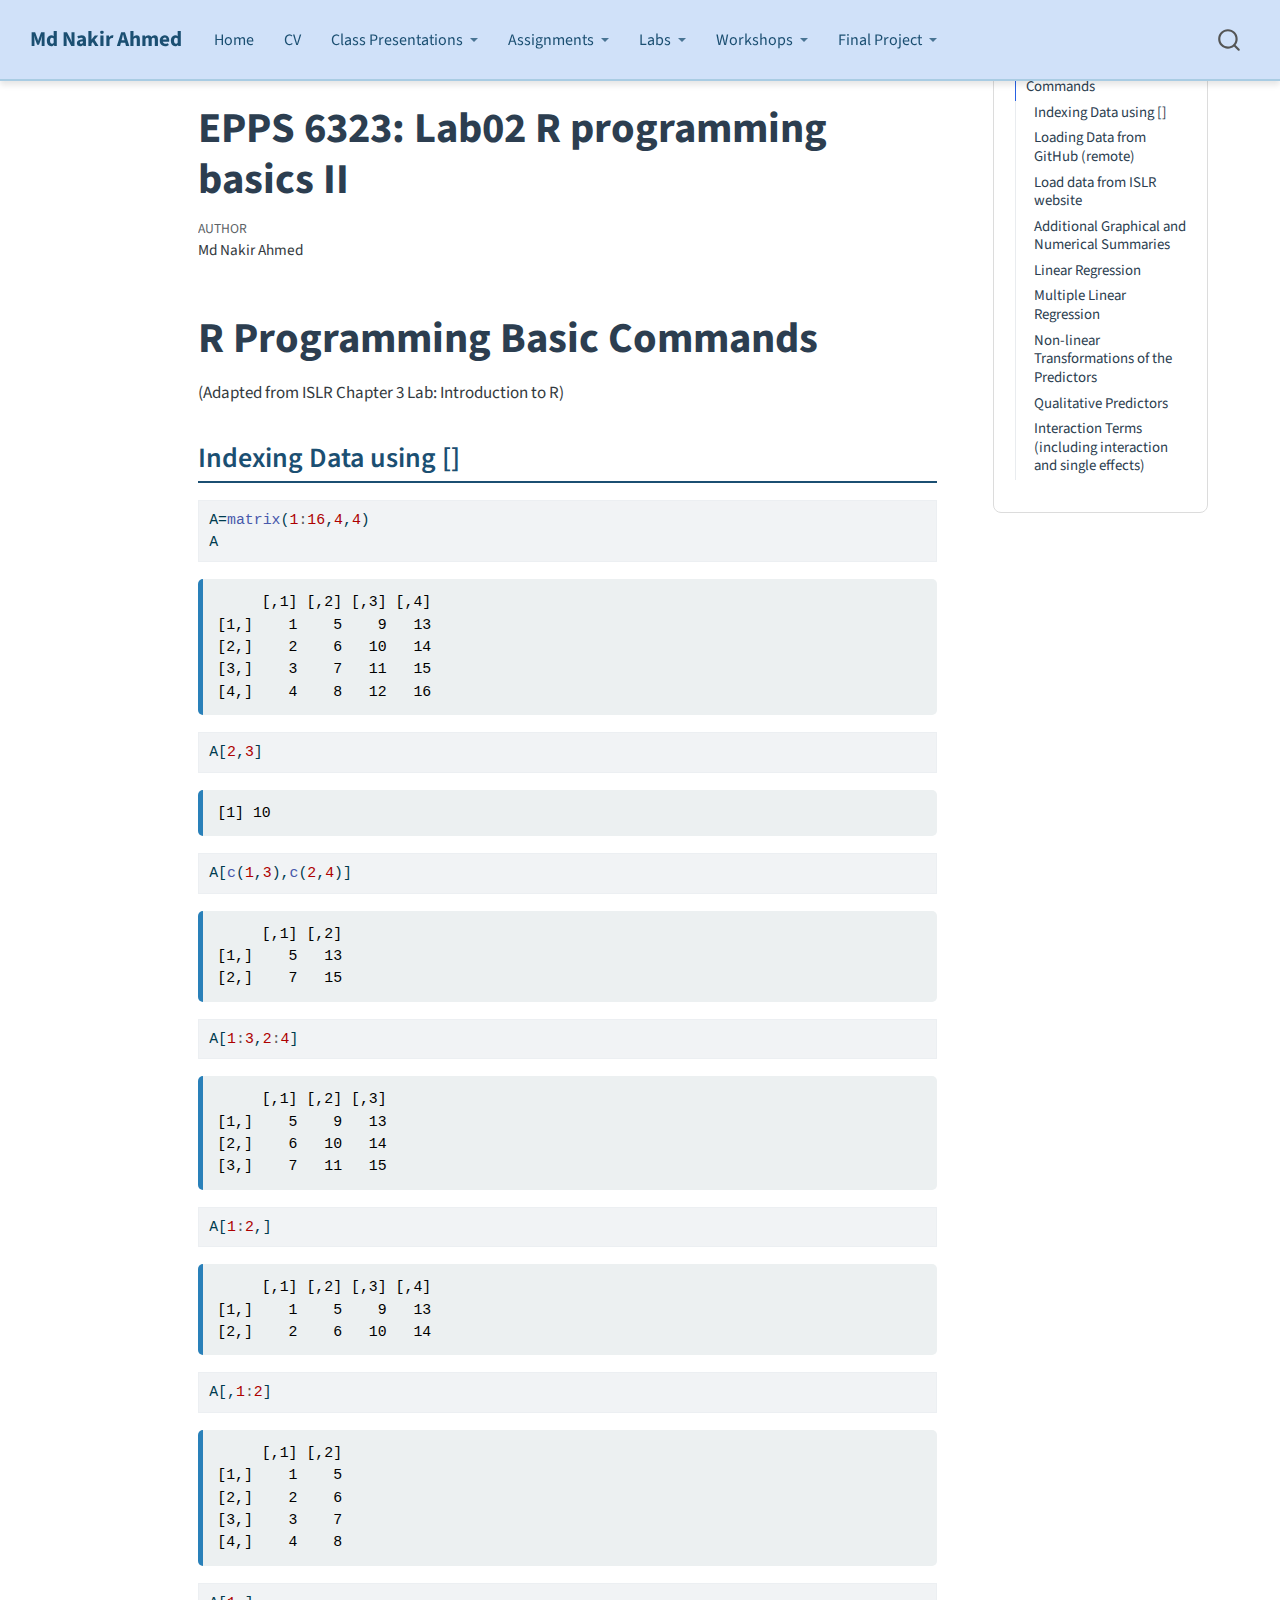
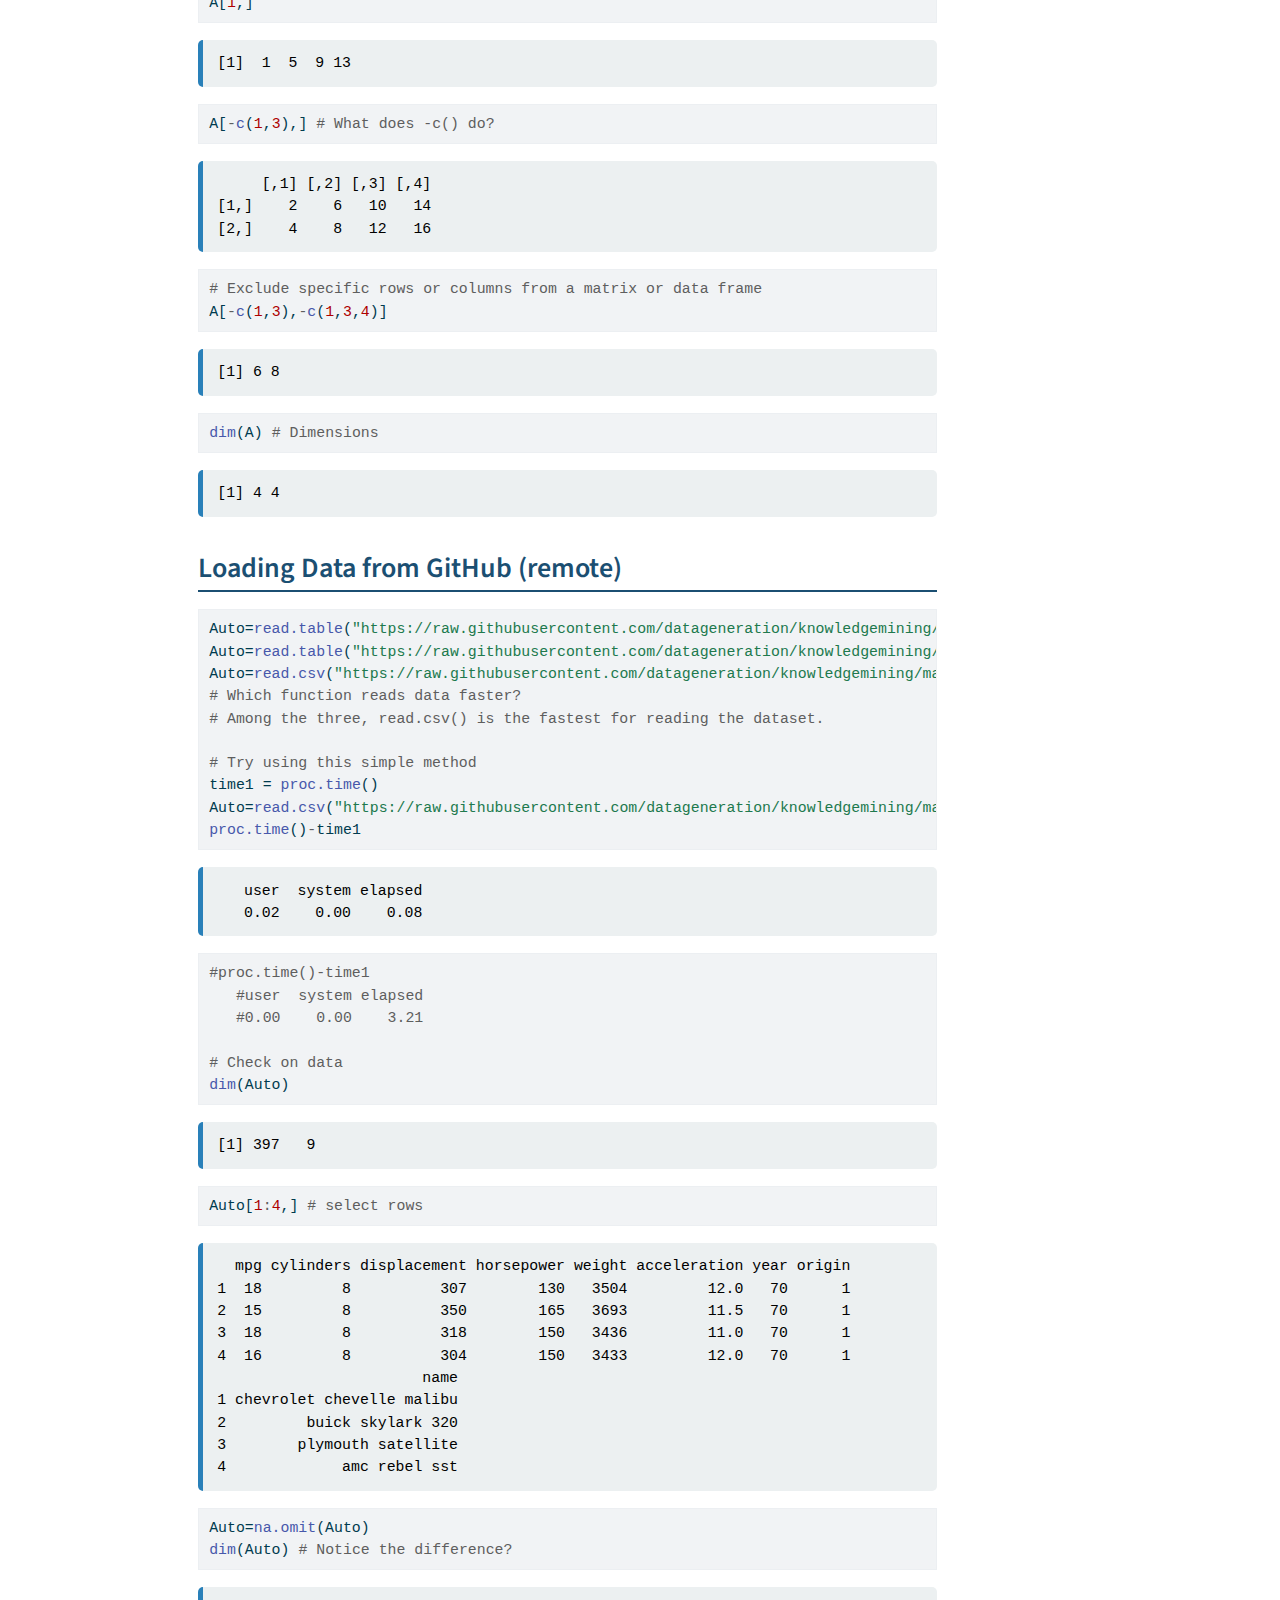
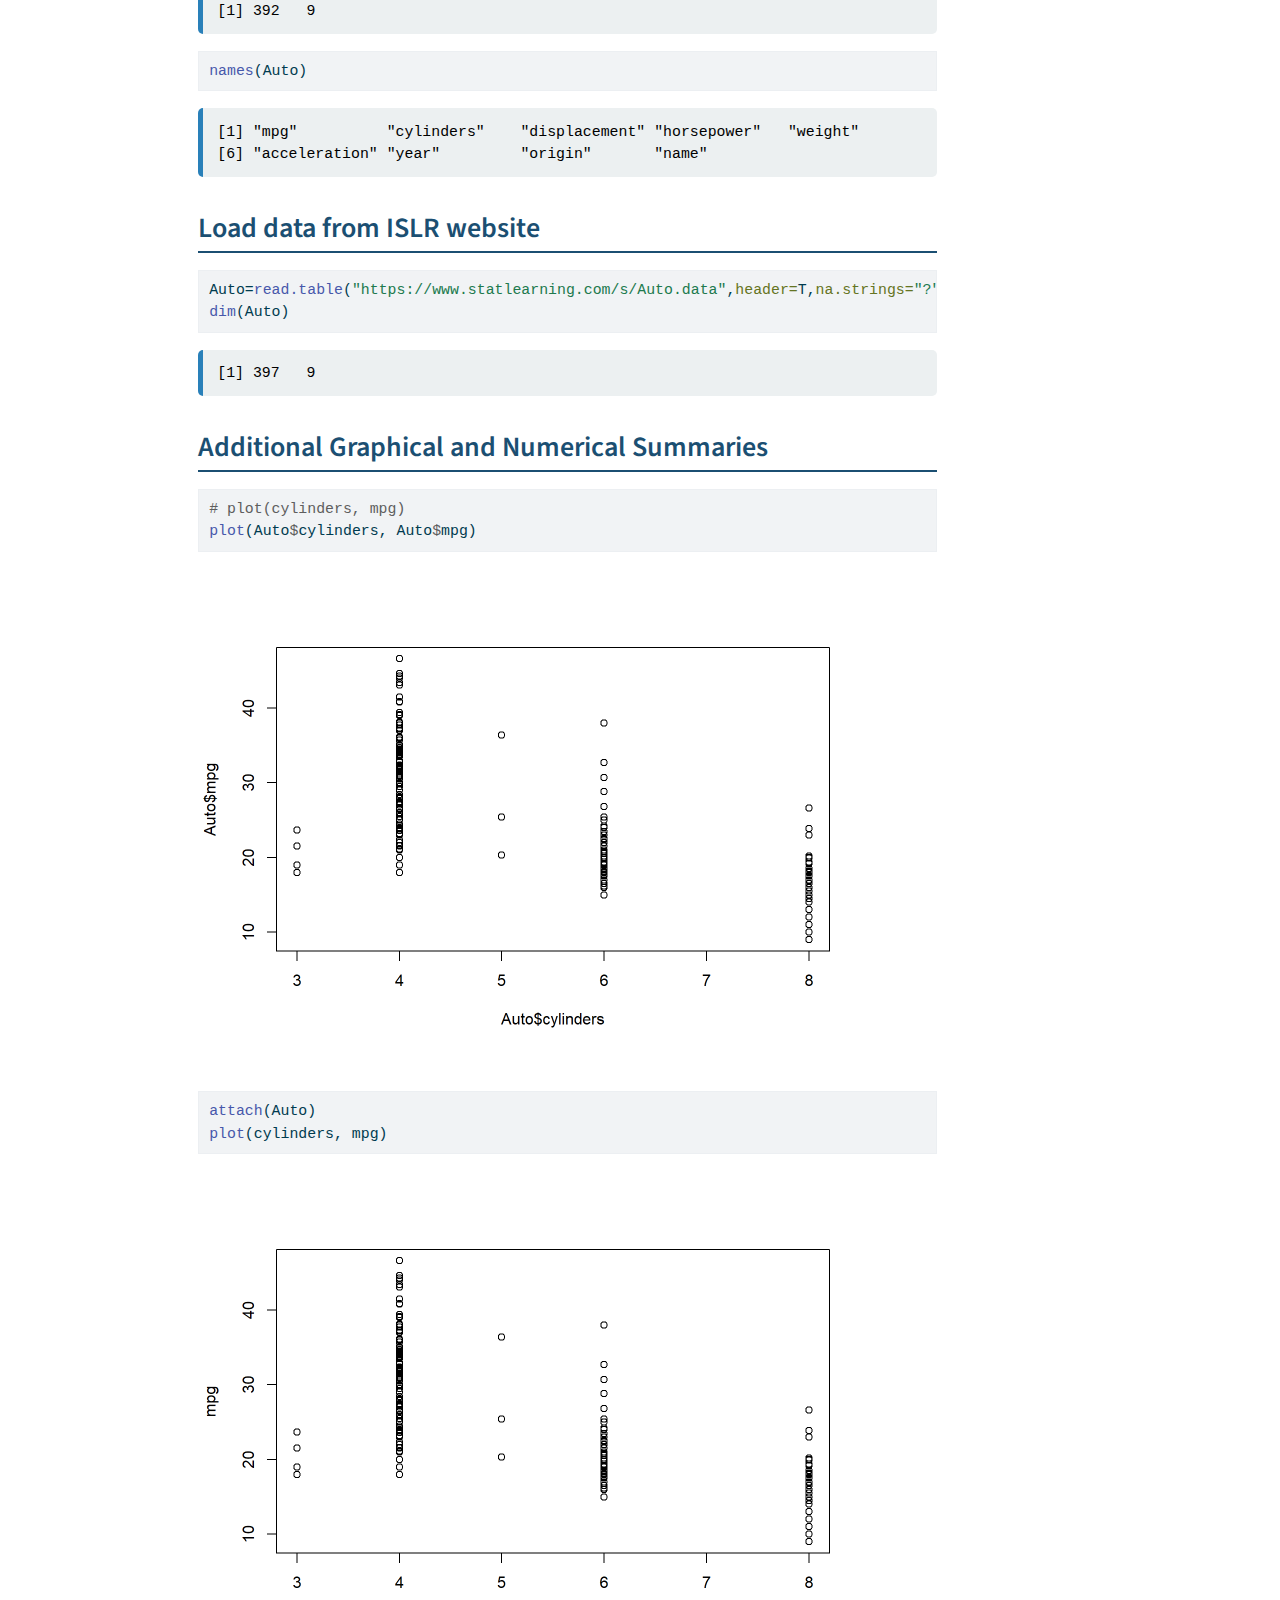
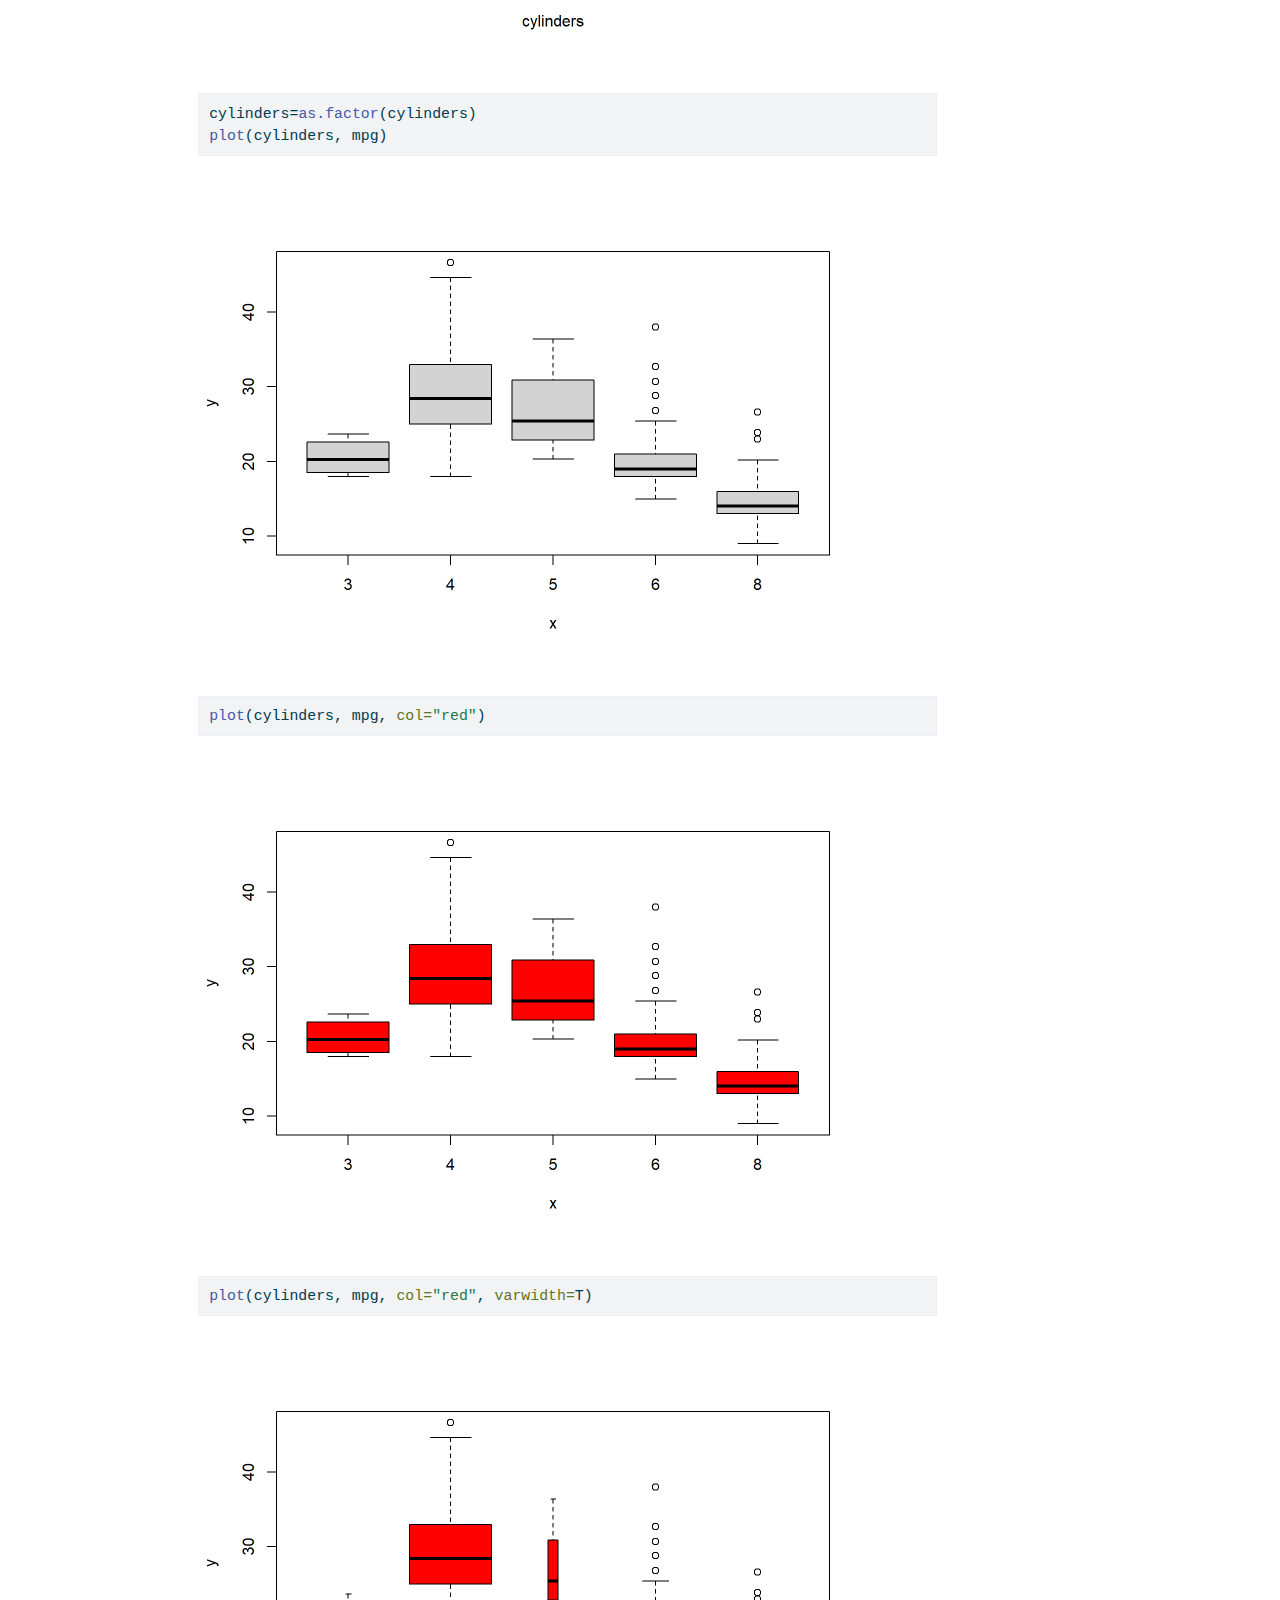
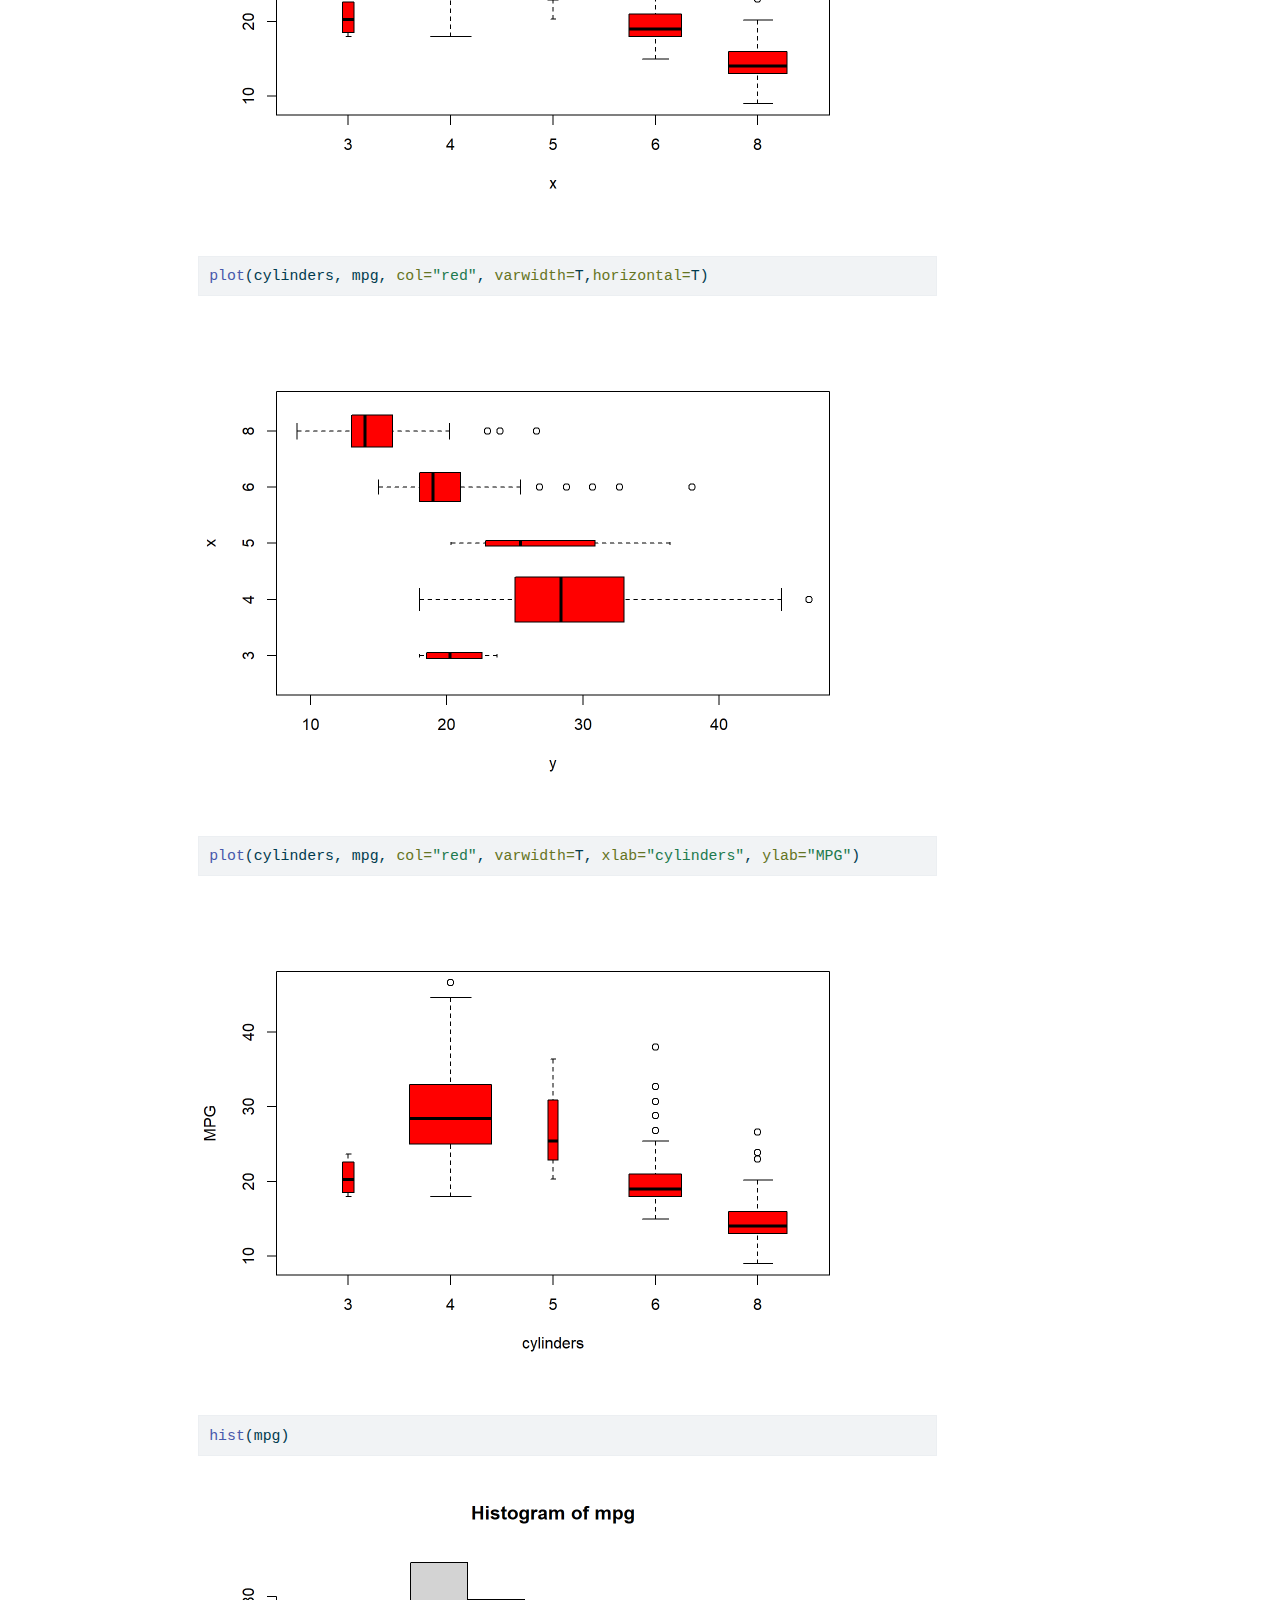
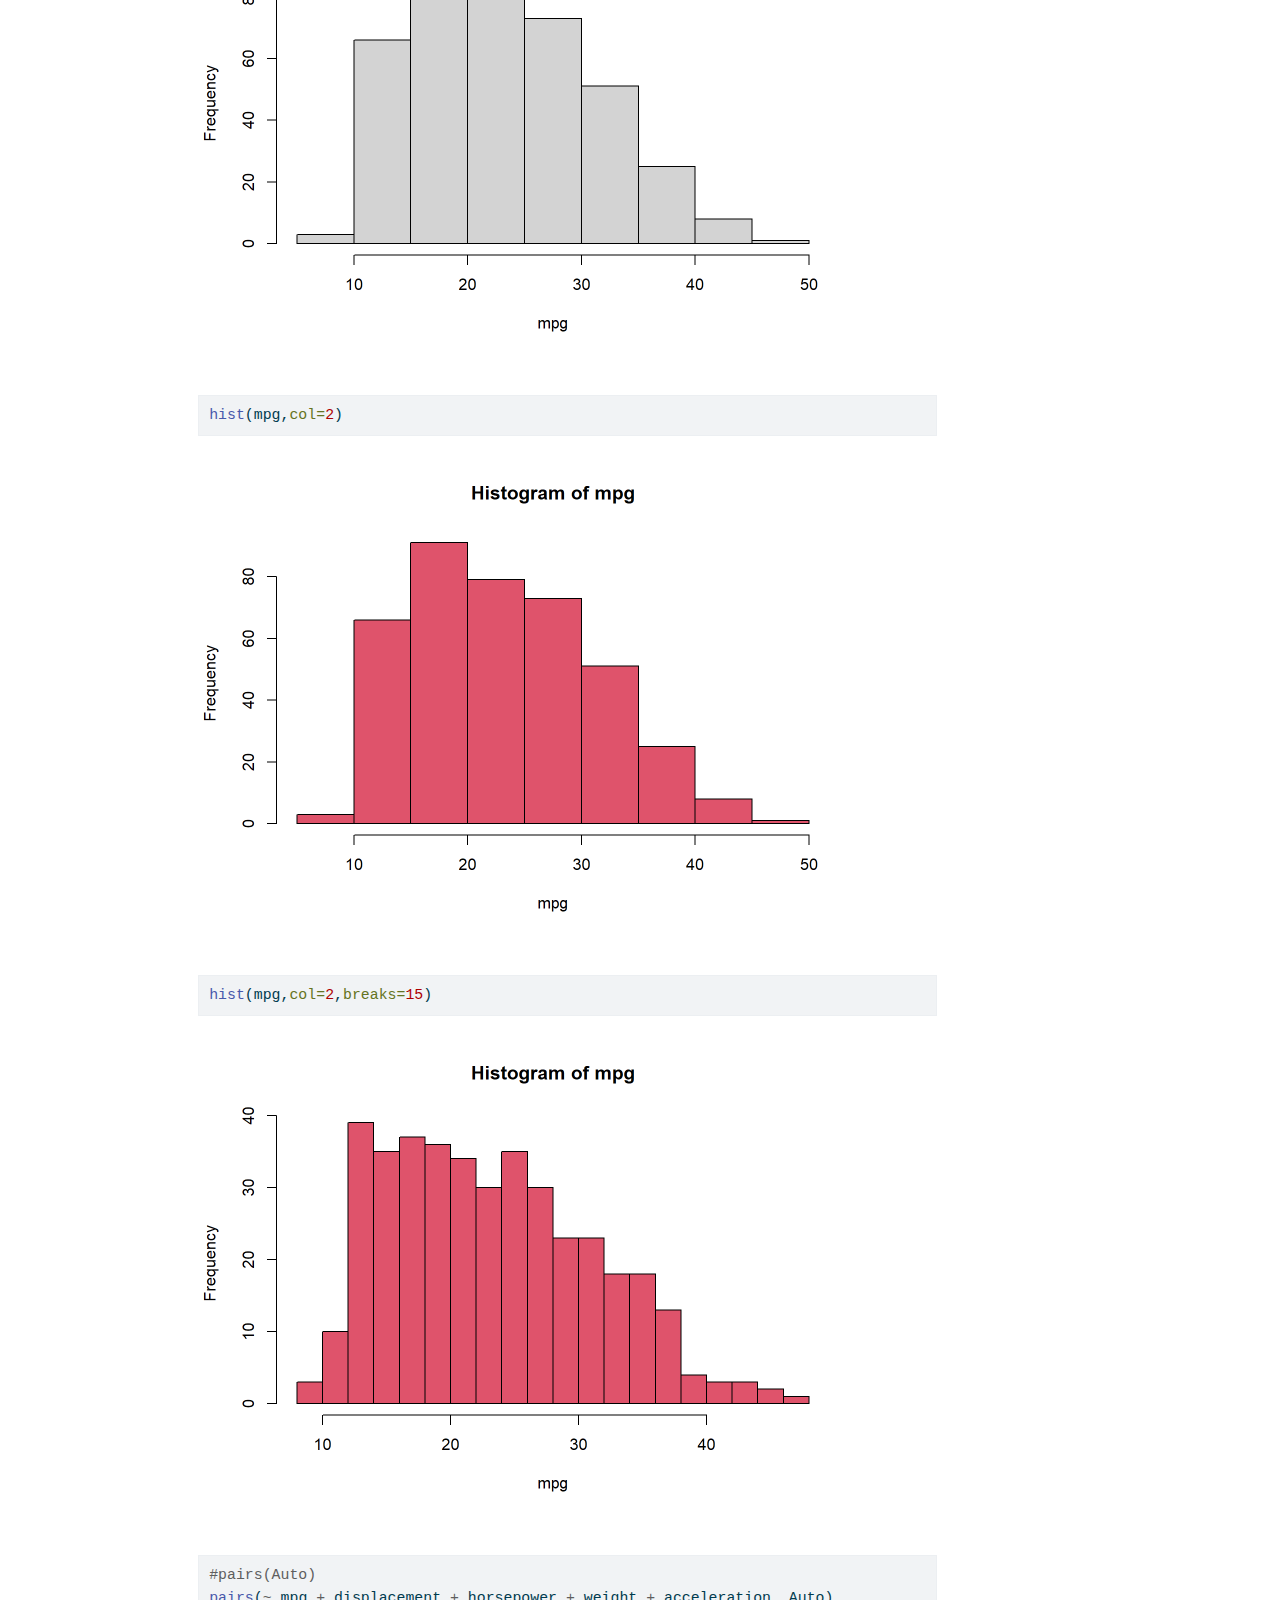
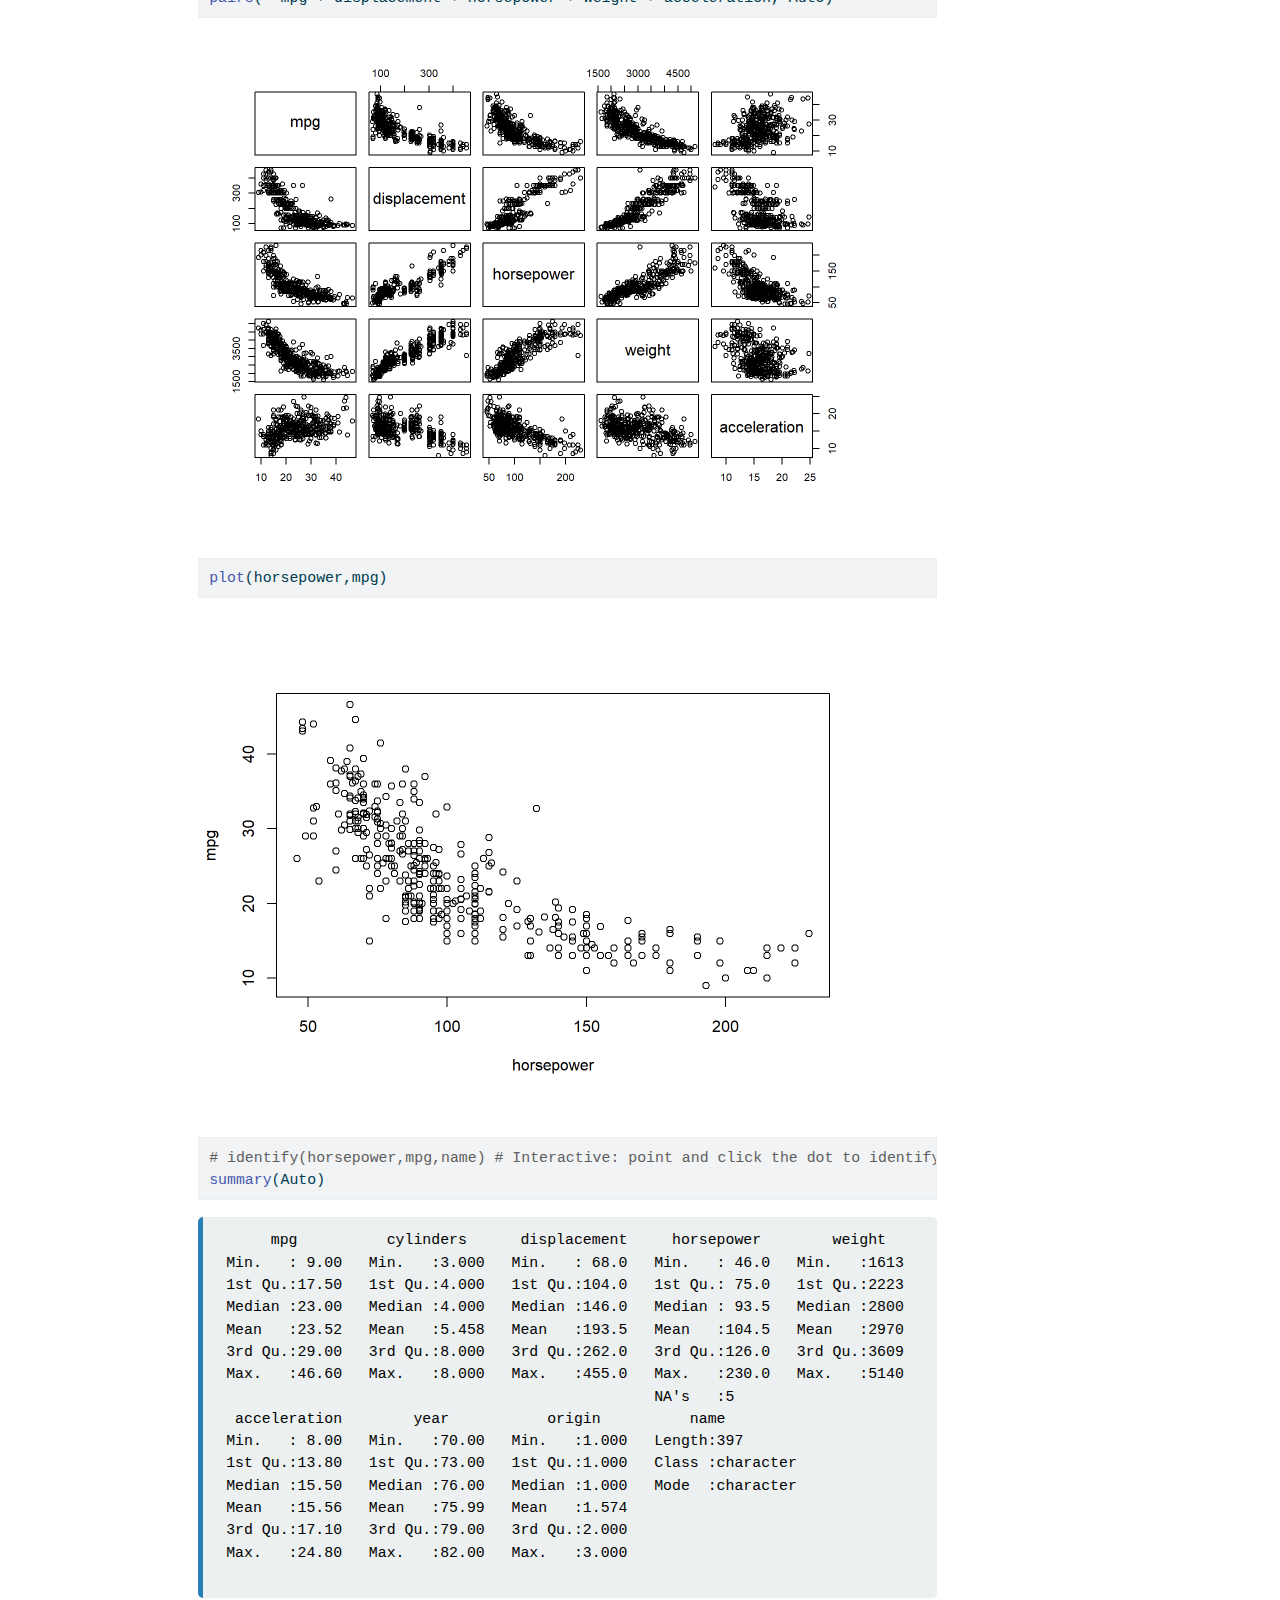
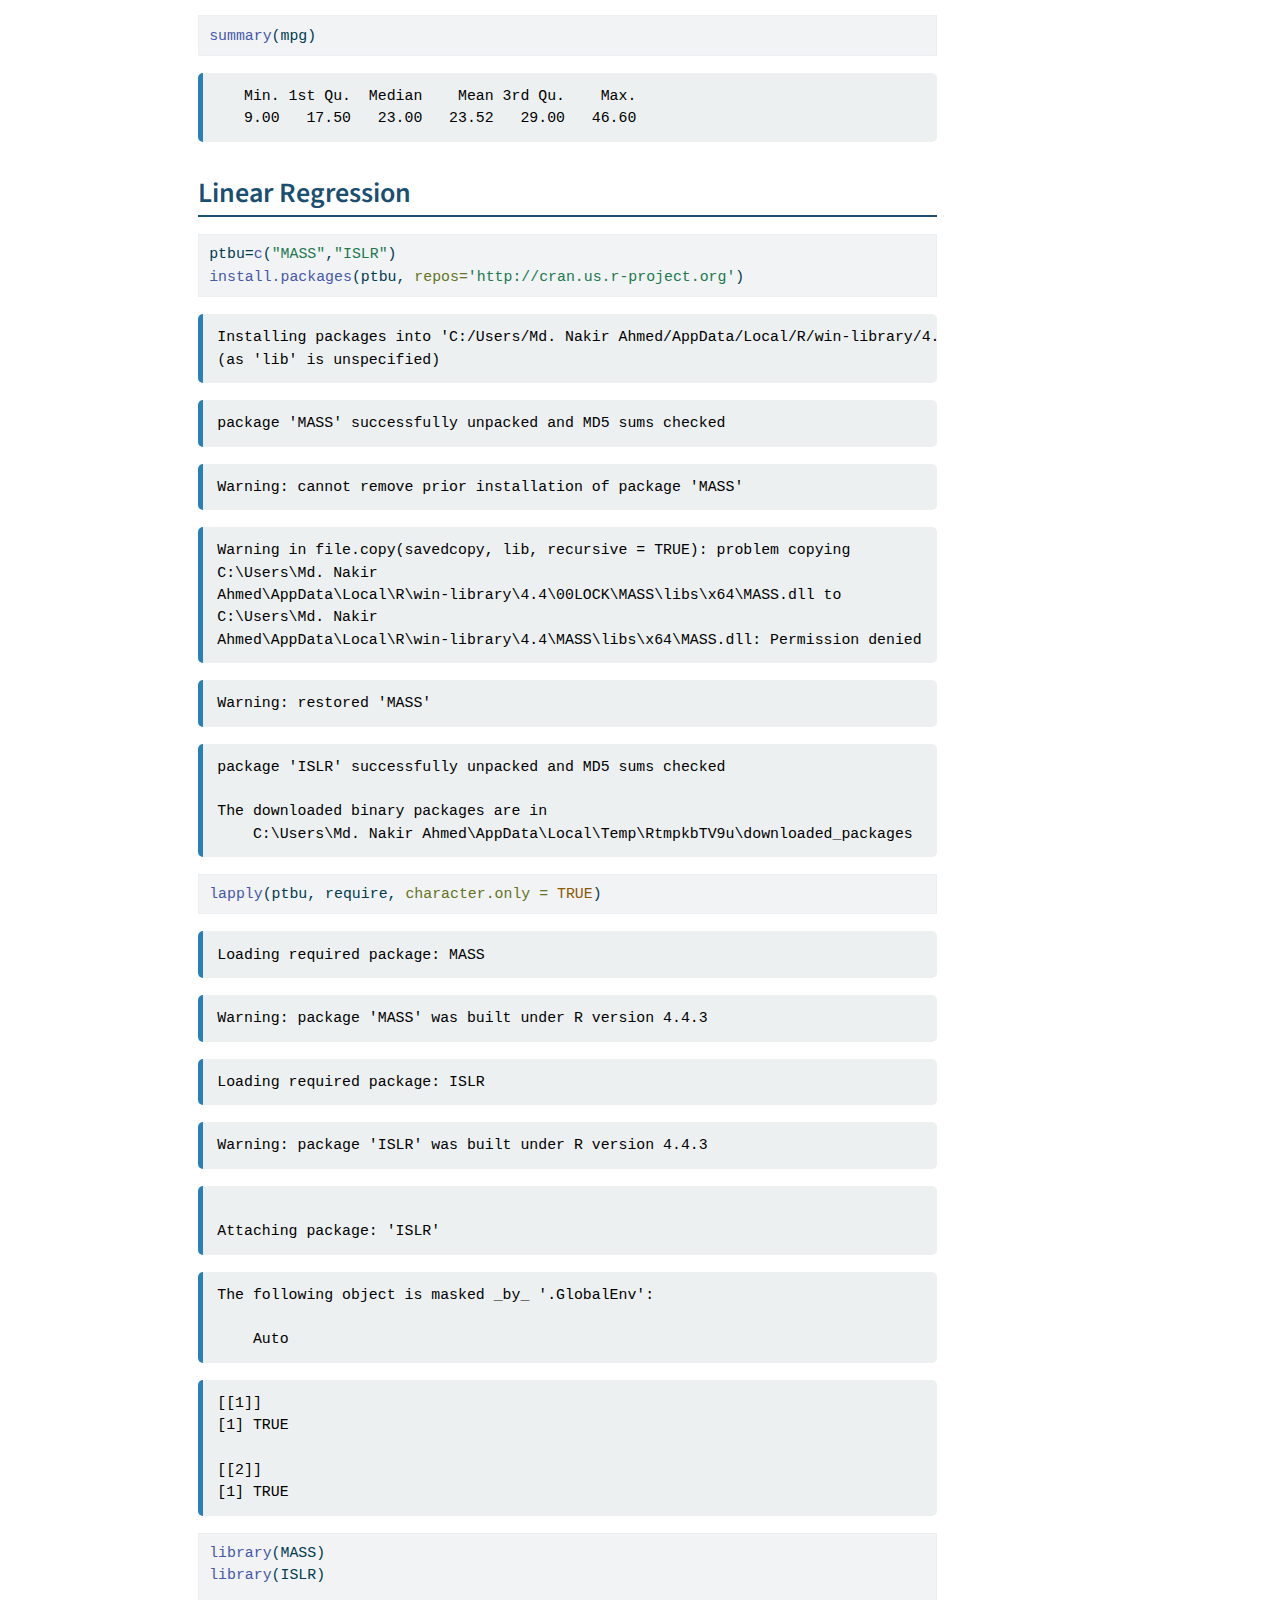
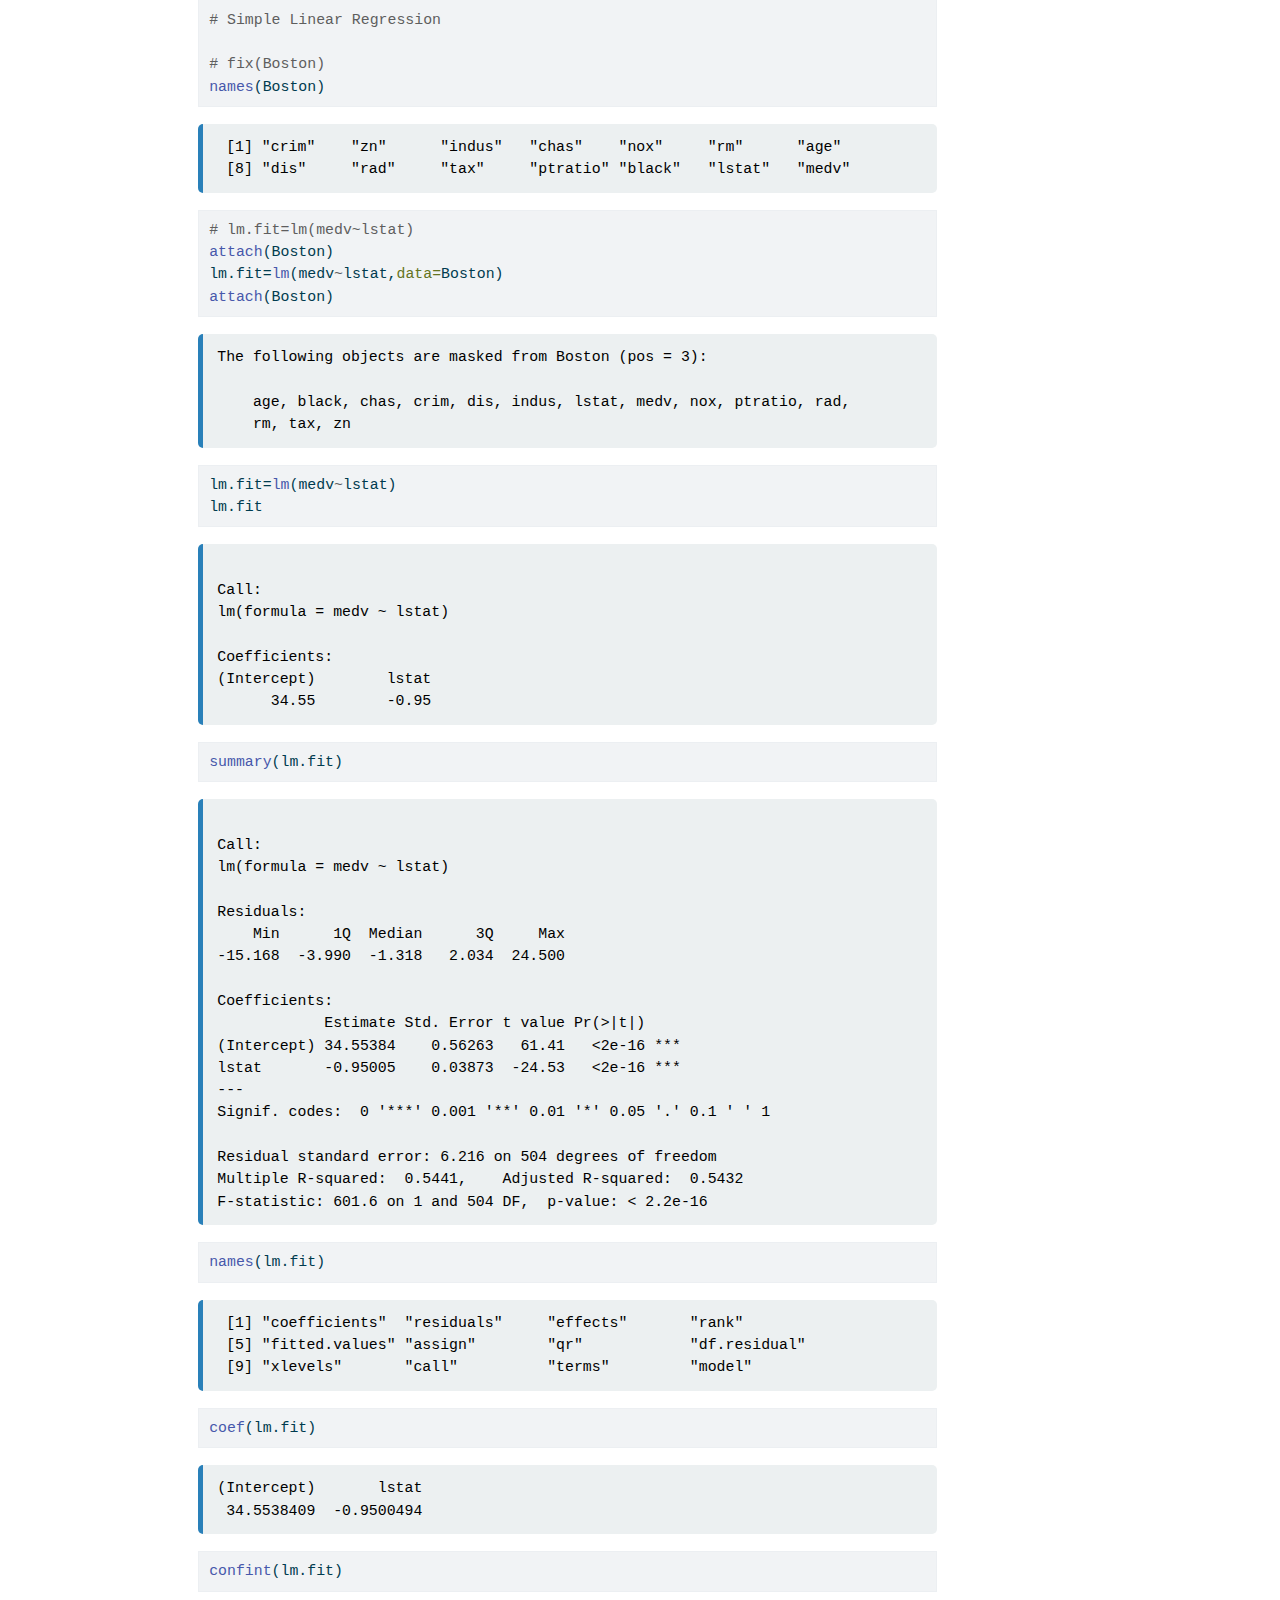
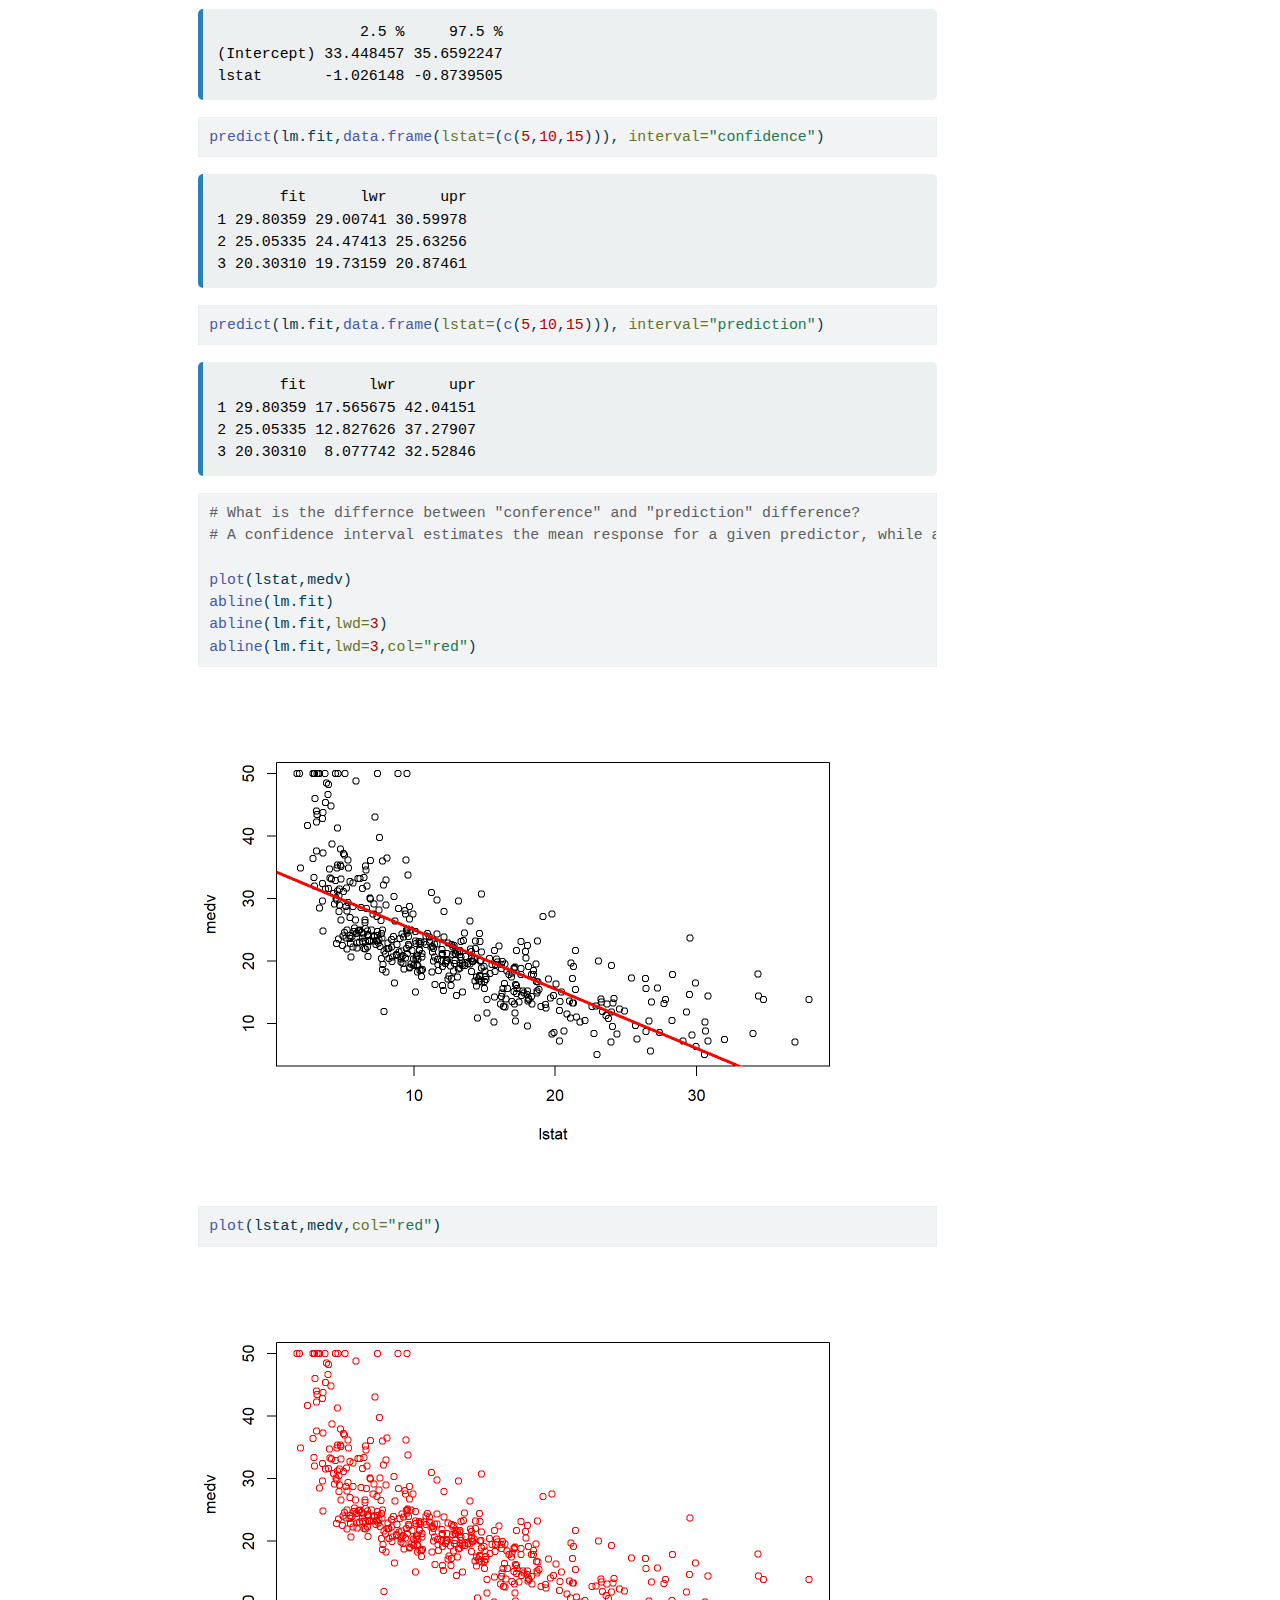
<file: Lab02.html>
<!DOCTYPE html>
<html xmlns="http://www.w3.org/1999/xhtml" lang="en" xml:lang="en"><head>

<meta charset="utf-8">
<meta name="generator" content="quarto-1.6.40">

<meta name="viewport" content="width=device-width, initial-scale=1.0, user-scalable=yes">

<meta name="author" content="Md Nakir Ahmed">

<title>EPPS 6323: Lab02 R programming basics II – Md Nakir Ahmed</title>
<style>
code{white-space: pre-wrap;}
span.smallcaps{font-variant: small-caps;}
div.columns{display: flex; gap: min(4vw, 1.5em);}
div.column{flex: auto; overflow-x: auto;}
div.hanging-indent{margin-left: 1.5em; text-indent: -1.5em;}
ul.task-list{list-style: none;}
ul.task-list li input[type="checkbox"] {
  width: 0.8em;
  margin: 0 0.8em 0.2em -1em; /* quarto-specific, see https://github.com/quarto-dev/quarto-cli/issues/4556 */ 
  vertical-align: middle;
}
/* CSS for syntax highlighting */
pre > code.sourceCode { white-space: pre; position: relative; }
pre > code.sourceCode > span { line-height: 1.25; }
pre > code.sourceCode > span:empty { height: 1.2em; }
.sourceCode { overflow: visible; }
code.sourceCode > span { color: inherit; text-decoration: inherit; }
div.sourceCode { margin: 1em 0; }
pre.sourceCode { margin: 0; }
@media screen {
div.sourceCode { overflow: auto; }
}
@media print {
pre > code.sourceCode { white-space: pre-wrap; }
pre > code.sourceCode > span { display: inline-block; text-indent: -5em; padding-left: 5em; }
}
pre.numberSource code
  { counter-reset: source-line 0; }
pre.numberSource code > span
  { position: relative; left: -4em; counter-increment: source-line; }
pre.numberSource code > span > a:first-child::before
  { content: counter(source-line);
    position: relative; left: -1em; text-align: right; vertical-align: baseline;
    border: none; display: inline-block;
    -webkit-touch-callout: none; -webkit-user-select: none;
    -khtml-user-select: none; -moz-user-select: none;
    -ms-user-select: none; user-select: none;
    padding: 0 4px; width: 4em;
  }
pre.numberSource { margin-left: 3em;  padding-left: 4px; }
div.sourceCode
  {   }
@media screen {
pre > code.sourceCode > span > a:first-child::before { text-decoration: underline; }
}
</style>


<script src="site_libs/quarto-nav/quarto-nav.js"></script>
<script src="site_libs/quarto-nav/headroom.min.js"></script>
<script src="site_libs/clipboard/clipboard.min.js"></script>
<script src="site_libs/quarto-search/autocomplete.umd.js"></script>
<script src="site_libs/quarto-search/fuse.min.js"></script>
<script src="site_libs/quarto-search/quarto-search.js"></script>
<meta name="quarto:offset" content="./">
<script src="site_libs/quarto-html/quarto.js"></script>
<script src="site_libs/quarto-html/popper.min.js"></script>
<script src="site_libs/quarto-html/tippy.umd.min.js"></script>
<script src="site_libs/quarto-html/anchor.min.js"></script>
<link href="site_libs/quarto-html/tippy.css" rel="stylesheet">
<link href="site_libs/quarto-html/quarto-syntax-highlighting-549806ee2085284f45b00abea8c6df48.css" rel="stylesheet" id="quarto-text-highlighting-styles">
<script src="site_libs/bootstrap/bootstrap.min.js"></script>
<link href="site_libs/bootstrap/bootstrap-icons.css" rel="stylesheet">
<link href="site_libs/bootstrap/bootstrap-ddd961a2510921635943dfbbd19534c4.min.css" rel="stylesheet" append-hash="true" id="quarto-bootstrap" data-mode="light">
<script id="quarto-search-options" type="application/json">{
  "location": "navbar",
  "copy-button": false,
  "collapse-after": 3,
  "panel-placement": "end",
  "type": "overlay",
  "limit": 50,
  "keyboard-shortcut": [
    "f",
    "/",
    "s"
  ],
  "show-item-context": false,
  "language": {
    "search-no-results-text": "No results",
    "search-matching-documents-text": "matching documents",
    "search-copy-link-title": "Copy link to search",
    "search-hide-matches-text": "Hide additional matches",
    "search-more-match-text": "more match in this document",
    "search-more-matches-text": "more matches in this document",
    "search-clear-button-title": "Clear",
    "search-text-placeholder": "",
    "search-detached-cancel-button-title": "Cancel",
    "search-submit-button-title": "Submit",
    "search-label": "Search"
  }
}</script>


<link rel="stylesheet" href="styles.css">
</head>

<body class="nav-fixed">

<div id="quarto-search-results"></div>
  <header id="quarto-header" class="headroom fixed-top">
    <nav class="navbar navbar-expand-lg " data-bs-theme="dark">
      <div class="navbar-container container-fluid">
      <div class="navbar-brand-container mx-auto">
    <a class="navbar-brand" href="./index.html">
    <span class="navbar-title">Md Nakir Ahmed</span>
    </a>
  </div>
            <div id="quarto-search" class="" title="Search"></div>
          <button class="navbar-toggler" type="button" data-bs-toggle="collapse" data-bs-target="#navbarCollapse" aria-controls="navbarCollapse" role="menu" aria-expanded="false" aria-label="Toggle navigation" onclick="if (window.quartoToggleHeadroom) { window.quartoToggleHeadroom(); }">
  <span class="navbar-toggler-icon"></span>
</button>
          <div class="collapse navbar-collapse" id="navbarCollapse">
            <ul class="navbar-nav navbar-nav-scroll me-auto">
  <li class="nav-item">
    <a class="nav-link" href="./index.html"> 
<span class="menu-text">Home</span></a>
  </li>  
  <li class="nav-item">
    <a class="nav-link" href="./cv.pdf"> 
<span class="menu-text">CV</span></a>
  </li>  
  <li class="nav-item dropdown ">
    <a class="nav-link dropdown-toggle" href="#" id="nav-menu-class-presentations" role="link" data-bs-toggle="dropdown" aria-expanded="false">
 <span class="menu-text">Class Presentations</span>
    </a>
    <ul class="dropdown-menu" aria-labelledby="nav-menu-class-presentations">    
        <li>
    <a class="dropdown-item" href="./class_presentations.html">
 <span class="dropdown-text">Overview</span></a>
  </li>  
    </ul>
  </li>
  <li class="nav-item dropdown ">
    <a class="nav-link dropdown-toggle" href="#" id="nav-menu-assignments" role="link" data-bs-toggle="dropdown" aria-expanded="false">
 <span class="menu-text">Assignments</span>
    </a>
    <ul class="dropdown-menu" aria-labelledby="nav-menu-assignments">    
        <li>
    <a class="dropdown-item" href="./assignments.html">
 <span class="dropdown-text">Overview</span></a>
  </li>  
        <li>
    <a class="dropdown-item" href="./Assignment01_Nakir.pdf">
 <span class="dropdown-text">Assignment 01</span></a>
  </li>  
        <li>
    <a class="dropdown-item" href="./assignment02.html">
 <span class="dropdown-text">Assignment 02</span></a>
  </li>  
    </ul>
  </li>
  <li class="nav-item dropdown ">
    <a class="nav-link dropdown-toggle" href="#" id="nav-menu-labs" role="link" data-bs-toggle="dropdown" aria-expanded="false">
 <span class="menu-text">Labs</span>
    </a>
    <ul class="dropdown-menu" aria-labelledby="nav-menu-labs">    
        <li>
    <a class="dropdown-item" href="./labs.html">
 <span class="dropdown-text">Overview</span></a>
  </li>  
        <li>
    <a class="dropdown-item" href="./Lab01.html">
 <span class="dropdown-text">Lab 01</span></a>
  </li>  
        <li>
    <a class="dropdown-item" href="./Lab02.html">
 <span class="dropdown-text">Lab 02</span></a>
  </li>  
    </ul>
  </li>
  <li class="nav-item dropdown ">
    <a class="nav-link dropdown-toggle" href="#" id="nav-menu-workshops" role="link" data-bs-toggle="dropdown" aria-expanded="false">
 <span class="menu-text">Workshops</span>
    </a>
    <ul class="dropdown-menu" aria-labelledby="nav-menu-workshops">    
        <li>
    <a class="dropdown-item" href="./workshops.html">
 <span class="dropdown-text">Overview</span></a>
  </li>  
    </ul>
  </li>
  <li class="nav-item dropdown ">
    <a class="nav-link dropdown-toggle" href="#" id="nav-menu-final-project" role="link" data-bs-toggle="dropdown" aria-expanded="false">
 <span class="menu-text">Final Project</span>
    </a>
    <ul class="dropdown-menu" aria-labelledby="nav-menu-final-project">    
        <li>
    <a class="dropdown-item" href="./final_project.html">
 <span class="dropdown-text">Overview</span></a>
  </li>  
        <li>
    <a class="dropdown-item" href="./Nakir_Proposal.pdf">
 <span class="dropdown-text">Project Proposal</span></a>
  </li>  
    </ul>
  </li>
</ul>
          </div> <!-- /navcollapse -->
            <div class="quarto-navbar-tools">
</div>
      </div> <!-- /container-fluid -->
    </nav>
</header>
<!-- content -->
<div id="quarto-content" class="quarto-container page-columns page-rows-contents page-layout-article page-navbar">
<!-- sidebar -->
<!-- margin-sidebar -->
    <div id="quarto-margin-sidebar" class="sidebar margin-sidebar">
        <nav id="TOC" role="doc-toc" class="toc-active">
    <h2 id="toc-title">On this page</h2>
   
  <ul>
  <li><a href="#r-programming-basic-commands" id="toc-r-programming-basic-commands" class="nav-link active" data-scroll-target="#r-programming-basic-commands">R Programming Basic Commands</a>
  <ul class="collapse">
  <li><a href="#indexing-data-using" id="toc-indexing-data-using" class="nav-link" data-scroll-target="#indexing-data-using">Indexing Data using []</a></li>
  <li><a href="#loading-data-from-github-remote" id="toc-loading-data-from-github-remote" class="nav-link" data-scroll-target="#loading-data-from-github-remote">Loading Data from GitHub (remote)</a></li>
  <li><a href="#load-data-from-islr-website" id="toc-load-data-from-islr-website" class="nav-link" data-scroll-target="#load-data-from-islr-website">Load data from ISLR website</a></li>
  <li><a href="#additional-graphical-and-numerical-summaries" id="toc-additional-graphical-and-numerical-summaries" class="nav-link" data-scroll-target="#additional-graphical-and-numerical-summaries">Additional Graphical and Numerical Summaries</a></li>
  <li><a href="#linear-regression" id="toc-linear-regression" class="nav-link" data-scroll-target="#linear-regression">Linear Regression</a></li>
  <li><a href="#multiple-linear-regression" id="toc-multiple-linear-regression" class="nav-link" data-scroll-target="#multiple-linear-regression">Multiple Linear Regression</a></li>
  <li><a href="#non-linear-transformations-of-the-predictors" id="toc-non-linear-transformations-of-the-predictors" class="nav-link" data-scroll-target="#non-linear-transformations-of-the-predictors">Non-linear Transformations of the Predictors</a></li>
  <li><a href="#qualitative-predictors" id="toc-qualitative-predictors" class="nav-link" data-scroll-target="#qualitative-predictors">Qualitative Predictors</a></li>
  <li><a href="#interaction-terms-including-interaction-and-single-effects" id="toc-interaction-terms-including-interaction-and-single-effects" class="nav-link" data-scroll-target="#interaction-terms-including-interaction-and-single-effects">Interaction Terms (including interaction and single effects)</a></li>
  </ul></li>
  </ul>
</nav>
    </div>
<!-- main -->
<main class="content" id="quarto-document-content">

<header id="title-block-header" class="quarto-title-block default">
<div class="quarto-title">
<h1 class="title">EPPS 6323: Lab02 R programming basics II</h1>
</div>



<div class="quarto-title-meta">

    <div>
    <div class="quarto-title-meta-heading">Author</div>
    <div class="quarto-title-meta-contents">
             <p>Md Nakir Ahmed </p>
          </div>
  </div>
    
  
    
  </div>
  


</header>


<section id="r-programming-basic-commands" class="level1">
<h1>R Programming Basic Commands</h1>
<p>(Adapted from ISLR Chapter 3 Lab: Introduction to R)</p>
<section id="indexing-data-using" class="level2">
<h2 class="anchored" data-anchor-id="indexing-data-using">Indexing Data using []</h2>
<div class="cell">
<div class="sourceCode cell-code" id="cb1"><pre class="sourceCode r code-with-copy"><code class="sourceCode r"><span id="cb1-1"><a href="#cb1-1" aria-hidden="true" tabindex="-1"></a>A<span class="ot">=</span><span class="fu">matrix</span>(<span class="dv">1</span><span class="sc">:</span><span class="dv">16</span>,<span class="dv">4</span>,<span class="dv">4</span>)</span>
<span id="cb1-2"><a href="#cb1-2" aria-hidden="true" tabindex="-1"></a>A</span></code><button title="Copy to Clipboard" class="code-copy-button"><i class="bi"></i></button></pre></div>
<div class="cell-output cell-output-stdout">
<pre><code>     [,1] [,2] [,3] [,4]
[1,]    1    5    9   13
[2,]    2    6   10   14
[3,]    3    7   11   15
[4,]    4    8   12   16</code></pre>
</div>
<div class="sourceCode cell-code" id="cb3"><pre class="sourceCode r code-with-copy"><code class="sourceCode r"><span id="cb3-1"><a href="#cb3-1" aria-hidden="true" tabindex="-1"></a>A[<span class="dv">2</span>,<span class="dv">3</span>]</span></code><button title="Copy to Clipboard" class="code-copy-button"><i class="bi"></i></button></pre></div>
<div class="cell-output cell-output-stdout">
<pre><code>[1] 10</code></pre>
</div>
<div class="sourceCode cell-code" id="cb5"><pre class="sourceCode r code-with-copy"><code class="sourceCode r"><span id="cb5-1"><a href="#cb5-1" aria-hidden="true" tabindex="-1"></a>A[<span class="fu">c</span>(<span class="dv">1</span>,<span class="dv">3</span>),<span class="fu">c</span>(<span class="dv">2</span>,<span class="dv">4</span>)]</span></code><button title="Copy to Clipboard" class="code-copy-button"><i class="bi"></i></button></pre></div>
<div class="cell-output cell-output-stdout">
<pre><code>     [,1] [,2]
[1,]    5   13
[2,]    7   15</code></pre>
</div>
<div class="sourceCode cell-code" id="cb7"><pre class="sourceCode r code-with-copy"><code class="sourceCode r"><span id="cb7-1"><a href="#cb7-1" aria-hidden="true" tabindex="-1"></a>A[<span class="dv">1</span><span class="sc">:</span><span class="dv">3</span>,<span class="dv">2</span><span class="sc">:</span><span class="dv">4</span>]</span></code><button title="Copy to Clipboard" class="code-copy-button"><i class="bi"></i></button></pre></div>
<div class="cell-output cell-output-stdout">
<pre><code>     [,1] [,2] [,3]
[1,]    5    9   13
[2,]    6   10   14
[3,]    7   11   15</code></pre>
</div>
<div class="sourceCode cell-code" id="cb9"><pre class="sourceCode r code-with-copy"><code class="sourceCode r"><span id="cb9-1"><a href="#cb9-1" aria-hidden="true" tabindex="-1"></a>A[<span class="dv">1</span><span class="sc">:</span><span class="dv">2</span>,]</span></code><button title="Copy to Clipboard" class="code-copy-button"><i class="bi"></i></button></pre></div>
<div class="cell-output cell-output-stdout">
<pre><code>     [,1] [,2] [,3] [,4]
[1,]    1    5    9   13
[2,]    2    6   10   14</code></pre>
</div>
<div class="sourceCode cell-code" id="cb11"><pre class="sourceCode r code-with-copy"><code class="sourceCode r"><span id="cb11-1"><a href="#cb11-1" aria-hidden="true" tabindex="-1"></a>A[,<span class="dv">1</span><span class="sc">:</span><span class="dv">2</span>]</span></code><button title="Copy to Clipboard" class="code-copy-button"><i class="bi"></i></button></pre></div>
<div class="cell-output cell-output-stdout">
<pre><code>     [,1] [,2]
[1,]    1    5
[2,]    2    6
[3,]    3    7
[4,]    4    8</code></pre>
</div>
<div class="sourceCode cell-code" id="cb13"><pre class="sourceCode r code-with-copy"><code class="sourceCode r"><span id="cb13-1"><a href="#cb13-1" aria-hidden="true" tabindex="-1"></a>A[<span class="dv">1</span>,]</span></code><button title="Copy to Clipboard" class="code-copy-button"><i class="bi"></i></button></pre></div>
<div class="cell-output cell-output-stdout">
<pre><code>[1]  1  5  9 13</code></pre>
</div>
<div class="sourceCode cell-code" id="cb15"><pre class="sourceCode r code-with-copy"><code class="sourceCode r"><span id="cb15-1"><a href="#cb15-1" aria-hidden="true" tabindex="-1"></a>A[<span class="sc">-</span><span class="fu">c</span>(<span class="dv">1</span>,<span class="dv">3</span>),] <span class="co"># What does -c() do?</span></span></code><button title="Copy to Clipboard" class="code-copy-button"><i class="bi"></i></button></pre></div>
<div class="cell-output cell-output-stdout">
<pre><code>     [,1] [,2] [,3] [,4]
[1,]    2    6   10   14
[2,]    4    8   12   16</code></pre>
</div>
<div class="sourceCode cell-code" id="cb17"><pre class="sourceCode r code-with-copy"><code class="sourceCode r"><span id="cb17-1"><a href="#cb17-1" aria-hidden="true" tabindex="-1"></a><span class="co"># Exclude specific rows or columns from a matrix or data frame</span></span>
<span id="cb17-2"><a href="#cb17-2" aria-hidden="true" tabindex="-1"></a>A[<span class="sc">-</span><span class="fu">c</span>(<span class="dv">1</span>,<span class="dv">3</span>),<span class="sc">-</span><span class="fu">c</span>(<span class="dv">1</span>,<span class="dv">3</span>,<span class="dv">4</span>)]</span></code><button title="Copy to Clipboard" class="code-copy-button"><i class="bi"></i></button></pre></div>
<div class="cell-output cell-output-stdout">
<pre><code>[1] 6 8</code></pre>
</div>
<div class="sourceCode cell-code" id="cb19"><pre class="sourceCode r code-with-copy"><code class="sourceCode r"><span id="cb19-1"><a href="#cb19-1" aria-hidden="true" tabindex="-1"></a><span class="fu">dim</span>(A) <span class="co"># Dimensions</span></span></code><button title="Copy to Clipboard" class="code-copy-button"><i class="bi"></i></button></pre></div>
<div class="cell-output cell-output-stdout">
<pre><code>[1] 4 4</code></pre>
</div>
</div>
</section>
<section id="loading-data-from-github-remote" class="level2">
<h2 class="anchored" data-anchor-id="loading-data-from-github-remote">Loading Data from GitHub (remote)</h2>
<div class="cell">
<div class="sourceCode cell-code" id="cb21"><pre class="sourceCode r code-with-copy"><code class="sourceCode r"><span id="cb21-1"><a href="#cb21-1" aria-hidden="true" tabindex="-1"></a>Auto<span class="ot">=</span><span class="fu">read.table</span>(<span class="st">"https://raw.githubusercontent.com/datageneration/knowledgemining/master/data/Auto.data"</span>)</span>
<span id="cb21-2"><a href="#cb21-2" aria-hidden="true" tabindex="-1"></a>Auto<span class="ot">=</span><span class="fu">read.table</span>(<span class="st">"https://raw.githubusercontent.com/datageneration/knowledgemining/master/data/Auto.data"</span>,<span class="at">header=</span>T,<span class="at">na.strings=</span><span class="st">"?"</span>) </span>
<span id="cb21-3"><a href="#cb21-3" aria-hidden="true" tabindex="-1"></a>Auto<span class="ot">=</span><span class="fu">read.csv</span>(<span class="st">"https://raw.githubusercontent.com/datageneration/knowledgemining/master/data/Auto.csv"</span>) <span class="co"># read csv file</span></span>
<span id="cb21-4"><a href="#cb21-4" aria-hidden="true" tabindex="-1"></a><span class="co"># Which function reads data faster?</span></span>
<span id="cb21-5"><a href="#cb21-5" aria-hidden="true" tabindex="-1"></a><span class="co"># Among the three, read.csv() is the fastest for reading the dataset. </span></span>
<span id="cb21-6"><a href="#cb21-6" aria-hidden="true" tabindex="-1"></a></span>
<span id="cb21-7"><a href="#cb21-7" aria-hidden="true" tabindex="-1"></a><span class="co"># Try using this simple method</span></span>
<span id="cb21-8"><a href="#cb21-8" aria-hidden="true" tabindex="-1"></a>time1 <span class="ot">=</span> <span class="fu">proc.time</span>()</span>
<span id="cb21-9"><a href="#cb21-9" aria-hidden="true" tabindex="-1"></a>Auto<span class="ot">=</span><span class="fu">read.csv</span>(<span class="st">"https://raw.githubusercontent.com/datageneration/knowledgemining/master/data/Auto.csv"</span>,<span class="at">header=</span>T,<span class="at">na.strings=</span><span class="st">"?"</span>)</span>
<span id="cb21-10"><a href="#cb21-10" aria-hidden="true" tabindex="-1"></a><span class="fu">proc.time</span>()<span class="sc">-</span>time1</span></code><button title="Copy to Clipboard" class="code-copy-button"><i class="bi"></i></button></pre></div>
<div class="cell-output cell-output-stdout">
<pre><code>   user  system elapsed 
   0.02    0.00    0.08 </code></pre>
</div>
<div class="sourceCode cell-code" id="cb23"><pre class="sourceCode r code-with-copy"><code class="sourceCode r"><span id="cb23-1"><a href="#cb23-1" aria-hidden="true" tabindex="-1"></a><span class="co">#proc.time()-time1</span></span>
<span id="cb23-2"><a href="#cb23-2" aria-hidden="true" tabindex="-1"></a>   <span class="co">#user  system elapsed </span></span>
<span id="cb23-3"><a href="#cb23-3" aria-hidden="true" tabindex="-1"></a>   <span class="co">#0.00    0.00    3.21 </span></span>
<span id="cb23-4"><a href="#cb23-4" aria-hidden="true" tabindex="-1"></a></span>
<span id="cb23-5"><a href="#cb23-5" aria-hidden="true" tabindex="-1"></a><span class="co"># Check on data</span></span>
<span id="cb23-6"><a href="#cb23-6" aria-hidden="true" tabindex="-1"></a><span class="fu">dim</span>(Auto)</span></code><button title="Copy to Clipboard" class="code-copy-button"><i class="bi"></i></button></pre></div>
<div class="cell-output cell-output-stdout">
<pre><code>[1] 397   9</code></pre>
</div>
<div class="sourceCode cell-code" id="cb25"><pre class="sourceCode r code-with-copy"><code class="sourceCode r"><span id="cb25-1"><a href="#cb25-1" aria-hidden="true" tabindex="-1"></a>Auto[<span class="dv">1</span><span class="sc">:</span><span class="dv">4</span>,] <span class="co"># select rows</span></span></code><button title="Copy to Clipboard" class="code-copy-button"><i class="bi"></i></button></pre></div>
<div class="cell-output cell-output-stdout">
<pre><code>  mpg cylinders displacement horsepower weight acceleration year origin
1  18         8          307        130   3504         12.0   70      1
2  15         8          350        165   3693         11.5   70      1
3  18         8          318        150   3436         11.0   70      1
4  16         8          304        150   3433         12.0   70      1
                       name
1 chevrolet chevelle malibu
2         buick skylark 320
3        plymouth satellite
4             amc rebel sst</code></pre>
</div>
<div class="sourceCode cell-code" id="cb27"><pre class="sourceCode r code-with-copy"><code class="sourceCode r"><span id="cb27-1"><a href="#cb27-1" aria-hidden="true" tabindex="-1"></a>Auto<span class="ot">=</span><span class="fu">na.omit</span>(Auto)</span>
<span id="cb27-2"><a href="#cb27-2" aria-hidden="true" tabindex="-1"></a><span class="fu">dim</span>(Auto) <span class="co"># Notice the difference?</span></span></code><button title="Copy to Clipboard" class="code-copy-button"><i class="bi"></i></button></pre></div>
<div class="cell-output cell-output-stdout">
<pre><code>[1] 392   9</code></pre>
</div>
<div class="sourceCode cell-code" id="cb29"><pre class="sourceCode r code-with-copy"><code class="sourceCode r"><span id="cb29-1"><a href="#cb29-1" aria-hidden="true" tabindex="-1"></a><span class="fu">names</span>(Auto)</span></code><button title="Copy to Clipboard" class="code-copy-button"><i class="bi"></i></button></pre></div>
<div class="cell-output cell-output-stdout">
<pre><code>[1] "mpg"          "cylinders"    "displacement" "horsepower"   "weight"      
[6] "acceleration" "year"         "origin"       "name"        </code></pre>
</div>
</div>
</section>
<section id="load-data-from-islr-website" class="level2">
<h2 class="anchored" data-anchor-id="load-data-from-islr-website">Load data from ISLR website</h2>
<div class="cell">
<div class="sourceCode cell-code" id="cb31"><pre class="sourceCode r code-with-copy"><code class="sourceCode r"><span id="cb31-1"><a href="#cb31-1" aria-hidden="true" tabindex="-1"></a>Auto<span class="ot">=</span><span class="fu">read.table</span>(<span class="st">"https://www.statlearning.com/s/Auto.data"</span>,<span class="at">header=</span>T,<span class="at">na.strings=</span><span class="st">"?"</span>)</span>
<span id="cb31-2"><a href="#cb31-2" aria-hidden="true" tabindex="-1"></a><span class="fu">dim</span>(Auto)</span></code><button title="Copy to Clipboard" class="code-copy-button"><i class="bi"></i></button></pre></div>
<div class="cell-output cell-output-stdout">
<pre><code>[1] 397   9</code></pre>
</div>
</div>
</section>
<section id="additional-graphical-and-numerical-summaries" class="level2">
<h2 class="anchored" data-anchor-id="additional-graphical-and-numerical-summaries">Additional Graphical and Numerical Summaries</h2>
<div class="cell">
<div class="sourceCode cell-code" id="cb33"><pre class="sourceCode r code-with-copy"><code class="sourceCode r"><span id="cb33-1"><a href="#cb33-1" aria-hidden="true" tabindex="-1"></a><span class="co"># plot(cylinders, mpg)</span></span>
<span id="cb33-2"><a href="#cb33-2" aria-hidden="true" tabindex="-1"></a><span class="fu">plot</span>(Auto<span class="sc">$</span>cylinders, Auto<span class="sc">$</span>mpg)</span></code><button title="Copy to Clipboard" class="code-copy-button"><i class="bi"></i></button></pre></div>
<div class="cell-output-display">
<div>
<figure class="figure">
<p><img src="Lab02_files/figure-html/unnamed-chunk-3-1.png" class="img-fluid figure-img" width="672"></p>
</figure>
</div>
</div>
<div class="sourceCode cell-code" id="cb34"><pre class="sourceCode r code-with-copy"><code class="sourceCode r"><span id="cb34-1"><a href="#cb34-1" aria-hidden="true" tabindex="-1"></a><span class="fu">attach</span>(Auto)</span>
<span id="cb34-2"><a href="#cb34-2" aria-hidden="true" tabindex="-1"></a><span class="fu">plot</span>(cylinders, mpg)</span></code><button title="Copy to Clipboard" class="code-copy-button"><i class="bi"></i></button></pre></div>
<div class="cell-output-display">
<div>
<figure class="figure">
<p><img src="Lab02_files/figure-html/unnamed-chunk-3-2.png" class="img-fluid figure-img" width="672"></p>
</figure>
</div>
</div>
<div class="sourceCode cell-code" id="cb35"><pre class="sourceCode r code-with-copy"><code class="sourceCode r"><span id="cb35-1"><a href="#cb35-1" aria-hidden="true" tabindex="-1"></a>cylinders<span class="ot">=</span><span class="fu">as.factor</span>(cylinders)</span>
<span id="cb35-2"><a href="#cb35-2" aria-hidden="true" tabindex="-1"></a><span class="fu">plot</span>(cylinders, mpg)</span></code><button title="Copy to Clipboard" class="code-copy-button"><i class="bi"></i></button></pre></div>
<div class="cell-output-display">
<div>
<figure class="figure">
<p><img src="Lab02_files/figure-html/unnamed-chunk-3-3.png" class="img-fluid figure-img" width="672"></p>
</figure>
</div>
</div>
<div class="sourceCode cell-code" id="cb36"><pre class="sourceCode r code-with-copy"><code class="sourceCode r"><span id="cb36-1"><a href="#cb36-1" aria-hidden="true" tabindex="-1"></a><span class="fu">plot</span>(cylinders, mpg, <span class="at">col=</span><span class="st">"red"</span>)</span></code><button title="Copy to Clipboard" class="code-copy-button"><i class="bi"></i></button></pre></div>
<div class="cell-output-display">
<div>
<figure class="figure">
<p><img src="Lab02_files/figure-html/unnamed-chunk-3-4.png" class="img-fluid figure-img" width="672"></p>
</figure>
</div>
</div>
<div class="sourceCode cell-code" id="cb37"><pre class="sourceCode r code-with-copy"><code class="sourceCode r"><span id="cb37-1"><a href="#cb37-1" aria-hidden="true" tabindex="-1"></a><span class="fu">plot</span>(cylinders, mpg, <span class="at">col=</span><span class="st">"red"</span>, <span class="at">varwidth=</span>T)</span></code><button title="Copy to Clipboard" class="code-copy-button"><i class="bi"></i></button></pre></div>
<div class="cell-output-display">
<div>
<figure class="figure">
<p><img src="Lab02_files/figure-html/unnamed-chunk-3-5.png" class="img-fluid figure-img" width="672"></p>
</figure>
</div>
</div>
<div class="sourceCode cell-code" id="cb38"><pre class="sourceCode r code-with-copy"><code class="sourceCode r"><span id="cb38-1"><a href="#cb38-1" aria-hidden="true" tabindex="-1"></a><span class="fu">plot</span>(cylinders, mpg, <span class="at">col=</span><span class="st">"red"</span>, <span class="at">varwidth=</span>T,<span class="at">horizontal=</span>T)</span></code><button title="Copy to Clipboard" class="code-copy-button"><i class="bi"></i></button></pre></div>
<div class="cell-output-display">
<div>
<figure class="figure">
<p><img src="Lab02_files/figure-html/unnamed-chunk-3-6.png" class="img-fluid figure-img" width="672"></p>
</figure>
</div>
</div>
<div class="sourceCode cell-code" id="cb39"><pre class="sourceCode r code-with-copy"><code class="sourceCode r"><span id="cb39-1"><a href="#cb39-1" aria-hidden="true" tabindex="-1"></a><span class="fu">plot</span>(cylinders, mpg, <span class="at">col=</span><span class="st">"red"</span>, <span class="at">varwidth=</span>T, <span class="at">xlab=</span><span class="st">"cylinders"</span>, <span class="at">ylab=</span><span class="st">"MPG"</span>)</span></code><button title="Copy to Clipboard" class="code-copy-button"><i class="bi"></i></button></pre></div>
<div class="cell-output-display">
<div>
<figure class="figure">
<p><img src="Lab02_files/figure-html/unnamed-chunk-3-7.png" class="img-fluid figure-img" width="672"></p>
</figure>
</div>
</div>
<div class="sourceCode cell-code" id="cb40"><pre class="sourceCode r code-with-copy"><code class="sourceCode r"><span id="cb40-1"><a href="#cb40-1" aria-hidden="true" tabindex="-1"></a><span class="fu">hist</span>(mpg)</span></code><button title="Copy to Clipboard" class="code-copy-button"><i class="bi"></i></button></pre></div>
<div class="cell-output-display">
<div>
<figure class="figure">
<p><img src="Lab02_files/figure-html/unnamed-chunk-3-8.png" class="img-fluid figure-img" width="672"></p>
</figure>
</div>
</div>
<div class="sourceCode cell-code" id="cb41"><pre class="sourceCode r code-with-copy"><code class="sourceCode r"><span id="cb41-1"><a href="#cb41-1" aria-hidden="true" tabindex="-1"></a><span class="fu">hist</span>(mpg,<span class="at">col=</span><span class="dv">2</span>)</span></code><button title="Copy to Clipboard" class="code-copy-button"><i class="bi"></i></button></pre></div>
<div class="cell-output-display">
<div>
<figure class="figure">
<p><img src="Lab02_files/figure-html/unnamed-chunk-3-9.png" class="img-fluid figure-img" width="672"></p>
</figure>
</div>
</div>
<div class="sourceCode cell-code" id="cb42"><pre class="sourceCode r code-with-copy"><code class="sourceCode r"><span id="cb42-1"><a href="#cb42-1" aria-hidden="true" tabindex="-1"></a><span class="fu">hist</span>(mpg,<span class="at">col=</span><span class="dv">2</span>,<span class="at">breaks=</span><span class="dv">15</span>)</span></code><button title="Copy to Clipboard" class="code-copy-button"><i class="bi"></i></button></pre></div>
<div class="cell-output-display">
<div>
<figure class="figure">
<p><img src="Lab02_files/figure-html/unnamed-chunk-3-10.png" class="img-fluid figure-img" width="672"></p>
</figure>
</div>
</div>
<div class="sourceCode cell-code" id="cb43"><pre class="sourceCode r code-with-copy"><code class="sourceCode r"><span id="cb43-1"><a href="#cb43-1" aria-hidden="true" tabindex="-1"></a><span class="co">#pairs(Auto)</span></span>
<span id="cb43-2"><a href="#cb43-2" aria-hidden="true" tabindex="-1"></a><span class="fu">pairs</span>(<span class="sc">~</span> mpg <span class="sc">+</span> displacement <span class="sc">+</span> horsepower <span class="sc">+</span> weight <span class="sc">+</span> acceleration, Auto)</span></code><button title="Copy to Clipboard" class="code-copy-button"><i class="bi"></i></button></pre></div>
<div class="cell-output-display">
<div>
<figure class="figure">
<p><img src="Lab02_files/figure-html/unnamed-chunk-3-11.png" class="img-fluid figure-img" width="672"></p>
</figure>
</div>
</div>
<div class="sourceCode cell-code" id="cb44"><pre class="sourceCode r code-with-copy"><code class="sourceCode r"><span id="cb44-1"><a href="#cb44-1" aria-hidden="true" tabindex="-1"></a><span class="fu">plot</span>(horsepower,mpg)</span></code><button title="Copy to Clipboard" class="code-copy-button"><i class="bi"></i></button></pre></div>
<div class="cell-output-display">
<div>
<figure class="figure">
<p><img src="Lab02_files/figure-html/unnamed-chunk-3-12.png" class="img-fluid figure-img" width="672"></p>
</figure>
</div>
</div>
<div class="sourceCode cell-code" id="cb45"><pre class="sourceCode r code-with-copy"><code class="sourceCode r"><span id="cb45-1"><a href="#cb45-1" aria-hidden="true" tabindex="-1"></a><span class="co"># identify(horsepower,mpg,name) # Interactive: point and click the dot to identify cases</span></span>
<span id="cb45-2"><a href="#cb45-2" aria-hidden="true" tabindex="-1"></a><span class="fu">summary</span>(Auto)</span></code><button title="Copy to Clipboard" class="code-copy-button"><i class="bi"></i></button></pre></div>
<div class="cell-output cell-output-stdout">
<pre><code>      mpg          cylinders      displacement     horsepower        weight    
 Min.   : 9.00   Min.   :3.000   Min.   : 68.0   Min.   : 46.0   Min.   :1613  
 1st Qu.:17.50   1st Qu.:4.000   1st Qu.:104.0   1st Qu.: 75.0   1st Qu.:2223  
 Median :23.00   Median :4.000   Median :146.0   Median : 93.5   Median :2800  
 Mean   :23.52   Mean   :5.458   Mean   :193.5   Mean   :104.5   Mean   :2970  
 3rd Qu.:29.00   3rd Qu.:8.000   3rd Qu.:262.0   3rd Qu.:126.0   3rd Qu.:3609  
 Max.   :46.60   Max.   :8.000   Max.   :455.0   Max.   :230.0   Max.   :5140  
                                                 NA's   :5                     
  acceleration        year           origin          name          
 Min.   : 8.00   Min.   :70.00   Min.   :1.000   Length:397        
 1st Qu.:13.80   1st Qu.:73.00   1st Qu.:1.000   Class :character  
 Median :15.50   Median :76.00   Median :1.000   Mode  :character  
 Mean   :15.56   Mean   :75.99   Mean   :1.574                     
 3rd Qu.:17.10   3rd Qu.:79.00   3rd Qu.:2.000                     
 Max.   :24.80   Max.   :82.00   Max.   :3.000                     
                                                                   </code></pre>
</div>
<div class="sourceCode cell-code" id="cb47"><pre class="sourceCode r code-with-copy"><code class="sourceCode r"><span id="cb47-1"><a href="#cb47-1" aria-hidden="true" tabindex="-1"></a><span class="fu">summary</span>(mpg)</span></code><button title="Copy to Clipboard" class="code-copy-button"><i class="bi"></i></button></pre></div>
<div class="cell-output cell-output-stdout">
<pre><code>   Min. 1st Qu.  Median    Mean 3rd Qu.    Max. 
   9.00   17.50   23.00   23.52   29.00   46.60 </code></pre>
</div>
</div>
</section>
<section id="linear-regression" class="level2">
<h2 class="anchored" data-anchor-id="linear-regression">Linear Regression</h2>
<div class="cell">
<div class="sourceCode cell-code" id="cb49"><pre class="sourceCode r code-with-copy"><code class="sourceCode r"><span id="cb49-1"><a href="#cb49-1" aria-hidden="true" tabindex="-1"></a>ptbu<span class="ot">=</span><span class="fu">c</span>(<span class="st">"MASS"</span>,<span class="st">"ISLR"</span>)</span>
<span id="cb49-2"><a href="#cb49-2" aria-hidden="true" tabindex="-1"></a><span class="fu">install.packages</span>(ptbu, <span class="at">repos=</span><span class="st">'http://cran.us.r-project.org'</span>)</span></code><button title="Copy to Clipboard" class="code-copy-button"><i class="bi"></i></button></pre></div>
<div class="cell-output cell-output-stderr">
<pre><code>Installing packages into 'C:/Users/Md. Nakir Ahmed/AppData/Local/R/win-library/4.4'
(as 'lib' is unspecified)</code></pre>
</div>
<div class="cell-output cell-output-stdout">
<pre><code>package 'MASS' successfully unpacked and MD5 sums checked</code></pre>
</div>
<div class="cell-output cell-output-stderr">
<pre><code>Warning: cannot remove prior installation of package 'MASS'</code></pre>
</div>
<div class="cell-output cell-output-stderr">
<pre><code>Warning in file.copy(savedcopy, lib, recursive = TRUE): problem copying
C:\Users\Md. Nakir
Ahmed\AppData\Local\R\win-library\4.4\00LOCK\MASS\libs\x64\MASS.dll to
C:\Users\Md. Nakir
Ahmed\AppData\Local\R\win-library\4.4\MASS\libs\x64\MASS.dll: Permission denied</code></pre>
</div>
<div class="cell-output cell-output-stderr">
<pre><code>Warning: restored 'MASS'</code></pre>
</div>
<div class="cell-output cell-output-stdout">
<pre><code>package 'ISLR' successfully unpacked and MD5 sums checked

The downloaded binary packages are in
    C:\Users\Md. Nakir Ahmed\AppData\Local\Temp\RtmpkbTV9u\downloaded_packages</code></pre>
</div>
<div class="sourceCode cell-code" id="cb56"><pre class="sourceCode r code-with-copy"><code class="sourceCode r"><span id="cb56-1"><a href="#cb56-1" aria-hidden="true" tabindex="-1"></a><span class="fu">lapply</span>(ptbu, require, <span class="at">character.only =</span> <span class="cn">TRUE</span>)</span></code><button title="Copy to Clipboard" class="code-copy-button"><i class="bi"></i></button></pre></div>
<div class="cell-output cell-output-stderr">
<pre><code>Loading required package: MASS</code></pre>
</div>
<div class="cell-output cell-output-stderr">
<pre><code>Warning: package 'MASS' was built under R version 4.4.3</code></pre>
</div>
<div class="cell-output cell-output-stderr">
<pre><code>Loading required package: ISLR</code></pre>
</div>
<div class="cell-output cell-output-stderr">
<pre><code>Warning: package 'ISLR' was built under R version 4.4.3</code></pre>
</div>
<div class="cell-output cell-output-stderr">
<pre><code>
Attaching package: 'ISLR'</code></pre>
</div>
<div class="cell-output cell-output-stderr">
<pre><code>The following object is masked _by_ '.GlobalEnv':

    Auto</code></pre>
</div>
<div class="cell-output cell-output-stdout">
<pre><code>[[1]]
[1] TRUE

[[2]]
[1] TRUE</code></pre>
</div>
<div class="sourceCode cell-code" id="cb64"><pre class="sourceCode r code-with-copy"><code class="sourceCode r"><span id="cb64-1"><a href="#cb64-1" aria-hidden="true" tabindex="-1"></a><span class="fu">library</span>(MASS)</span>
<span id="cb64-2"><a href="#cb64-2" aria-hidden="true" tabindex="-1"></a><span class="fu">library</span>(ISLR)</span>
<span id="cb64-3"><a href="#cb64-3" aria-hidden="true" tabindex="-1"></a></span>
<span id="cb64-4"><a href="#cb64-4" aria-hidden="true" tabindex="-1"></a><span class="co"># Simple Linear Regression</span></span>
<span id="cb64-5"><a href="#cb64-5" aria-hidden="true" tabindex="-1"></a></span>
<span id="cb64-6"><a href="#cb64-6" aria-hidden="true" tabindex="-1"></a><span class="co"># fix(Boston)</span></span>
<span id="cb64-7"><a href="#cb64-7" aria-hidden="true" tabindex="-1"></a><span class="fu">names</span>(Boston)</span></code><button title="Copy to Clipboard" class="code-copy-button"><i class="bi"></i></button></pre></div>
<div class="cell-output cell-output-stdout">
<pre><code> [1] "crim"    "zn"      "indus"   "chas"    "nox"     "rm"      "age"    
 [8] "dis"     "rad"     "tax"     "ptratio" "black"   "lstat"   "medv"   </code></pre>
</div>
<div class="sourceCode cell-code" id="cb66"><pre class="sourceCode r code-with-copy"><code class="sourceCode r"><span id="cb66-1"><a href="#cb66-1" aria-hidden="true" tabindex="-1"></a><span class="co"># lm.fit=lm(medv~lstat)</span></span>
<span id="cb66-2"><a href="#cb66-2" aria-hidden="true" tabindex="-1"></a><span class="fu">attach</span>(Boston)</span>
<span id="cb66-3"><a href="#cb66-3" aria-hidden="true" tabindex="-1"></a>lm.fit<span class="ot">=</span><span class="fu">lm</span>(medv<span class="sc">~</span>lstat,<span class="at">data=</span>Boston)</span>
<span id="cb66-4"><a href="#cb66-4" aria-hidden="true" tabindex="-1"></a><span class="fu">attach</span>(Boston)</span></code><button title="Copy to Clipboard" class="code-copy-button"><i class="bi"></i></button></pre></div>
<div class="cell-output cell-output-stderr">
<pre><code>The following objects are masked from Boston (pos = 3):

    age, black, chas, crim, dis, indus, lstat, medv, nox, ptratio, rad,
    rm, tax, zn</code></pre>
</div>
<div class="sourceCode cell-code" id="cb68"><pre class="sourceCode r code-with-copy"><code class="sourceCode r"><span id="cb68-1"><a href="#cb68-1" aria-hidden="true" tabindex="-1"></a>lm.fit<span class="ot">=</span><span class="fu">lm</span>(medv<span class="sc">~</span>lstat)</span>
<span id="cb68-2"><a href="#cb68-2" aria-hidden="true" tabindex="-1"></a>lm.fit</span></code><button title="Copy to Clipboard" class="code-copy-button"><i class="bi"></i></button></pre></div>
<div class="cell-output cell-output-stdout">
<pre><code>
Call:
lm(formula = medv ~ lstat)

Coefficients:
(Intercept)        lstat  
      34.55        -0.95  </code></pre>
</div>
<div class="sourceCode cell-code" id="cb70"><pre class="sourceCode r code-with-copy"><code class="sourceCode r"><span id="cb70-1"><a href="#cb70-1" aria-hidden="true" tabindex="-1"></a><span class="fu">summary</span>(lm.fit)</span></code><button title="Copy to Clipboard" class="code-copy-button"><i class="bi"></i></button></pre></div>
<div class="cell-output cell-output-stdout">
<pre><code>
Call:
lm(formula = medv ~ lstat)

Residuals:
    Min      1Q  Median      3Q     Max 
-15.168  -3.990  -1.318   2.034  24.500 

Coefficients:
            Estimate Std. Error t value Pr(&gt;|t|)    
(Intercept) 34.55384    0.56263   61.41   &lt;2e-16 ***
lstat       -0.95005    0.03873  -24.53   &lt;2e-16 ***
---
Signif. codes:  0 '***' 0.001 '**' 0.01 '*' 0.05 '.' 0.1 ' ' 1

Residual standard error: 6.216 on 504 degrees of freedom
Multiple R-squared:  0.5441,    Adjusted R-squared:  0.5432 
F-statistic: 601.6 on 1 and 504 DF,  p-value: &lt; 2.2e-16</code></pre>
</div>
<div class="sourceCode cell-code" id="cb72"><pre class="sourceCode r code-with-copy"><code class="sourceCode r"><span id="cb72-1"><a href="#cb72-1" aria-hidden="true" tabindex="-1"></a><span class="fu">names</span>(lm.fit)</span></code><button title="Copy to Clipboard" class="code-copy-button"><i class="bi"></i></button></pre></div>
<div class="cell-output cell-output-stdout">
<pre><code> [1] "coefficients"  "residuals"     "effects"       "rank"         
 [5] "fitted.values" "assign"        "qr"            "df.residual"  
 [9] "xlevels"       "call"          "terms"         "model"        </code></pre>
</div>
<div class="sourceCode cell-code" id="cb74"><pre class="sourceCode r code-with-copy"><code class="sourceCode r"><span id="cb74-1"><a href="#cb74-1" aria-hidden="true" tabindex="-1"></a><span class="fu">coef</span>(lm.fit)</span></code><button title="Copy to Clipboard" class="code-copy-button"><i class="bi"></i></button></pre></div>
<div class="cell-output cell-output-stdout">
<pre><code>(Intercept)       lstat 
 34.5538409  -0.9500494 </code></pre>
</div>
<div class="sourceCode cell-code" id="cb76"><pre class="sourceCode r code-with-copy"><code class="sourceCode r"><span id="cb76-1"><a href="#cb76-1" aria-hidden="true" tabindex="-1"></a><span class="fu">confint</span>(lm.fit)</span></code><button title="Copy to Clipboard" class="code-copy-button"><i class="bi"></i></button></pre></div>
<div class="cell-output cell-output-stdout">
<pre><code>                2.5 %     97.5 %
(Intercept) 33.448457 35.6592247
lstat       -1.026148 -0.8739505</code></pre>
</div>
<div class="sourceCode cell-code" id="cb78"><pre class="sourceCode r code-with-copy"><code class="sourceCode r"><span id="cb78-1"><a href="#cb78-1" aria-hidden="true" tabindex="-1"></a><span class="fu">predict</span>(lm.fit,<span class="fu">data.frame</span>(<span class="at">lstat=</span>(<span class="fu">c</span>(<span class="dv">5</span>,<span class="dv">10</span>,<span class="dv">15</span>))), <span class="at">interval=</span><span class="st">"confidence"</span>)</span></code><button title="Copy to Clipboard" class="code-copy-button"><i class="bi"></i></button></pre></div>
<div class="cell-output cell-output-stdout">
<pre><code>       fit      lwr      upr
1 29.80359 29.00741 30.59978
2 25.05335 24.47413 25.63256
3 20.30310 19.73159 20.87461</code></pre>
</div>
<div class="sourceCode cell-code" id="cb80"><pre class="sourceCode r code-with-copy"><code class="sourceCode r"><span id="cb80-1"><a href="#cb80-1" aria-hidden="true" tabindex="-1"></a><span class="fu">predict</span>(lm.fit,<span class="fu">data.frame</span>(<span class="at">lstat=</span>(<span class="fu">c</span>(<span class="dv">5</span>,<span class="dv">10</span>,<span class="dv">15</span>))), <span class="at">interval=</span><span class="st">"prediction"</span>)</span></code><button title="Copy to Clipboard" class="code-copy-button"><i class="bi"></i></button></pre></div>
<div class="cell-output cell-output-stdout">
<pre><code>       fit       lwr      upr
1 29.80359 17.565675 42.04151
2 25.05335 12.827626 37.27907
3 20.30310  8.077742 32.52846</code></pre>
</div>
<div class="sourceCode cell-code" id="cb82"><pre class="sourceCode r code-with-copy"><code class="sourceCode r"><span id="cb82-1"><a href="#cb82-1" aria-hidden="true" tabindex="-1"></a><span class="co"># What is the differnce between "conference" and "prediction" difference?</span></span>
<span id="cb82-2"><a href="#cb82-2" aria-hidden="true" tabindex="-1"></a><span class="co"># A confidence interval estimates the mean response for a given predictor, while a prediction interval accounts for additional variability in individual observations, making it wider.</span></span>
<span id="cb82-3"><a href="#cb82-3" aria-hidden="true" tabindex="-1"></a></span>
<span id="cb82-4"><a href="#cb82-4" aria-hidden="true" tabindex="-1"></a><span class="fu">plot</span>(lstat,medv)</span>
<span id="cb82-5"><a href="#cb82-5" aria-hidden="true" tabindex="-1"></a><span class="fu">abline</span>(lm.fit)</span>
<span id="cb82-6"><a href="#cb82-6" aria-hidden="true" tabindex="-1"></a><span class="fu">abline</span>(lm.fit,<span class="at">lwd=</span><span class="dv">3</span>)</span>
<span id="cb82-7"><a href="#cb82-7" aria-hidden="true" tabindex="-1"></a><span class="fu">abline</span>(lm.fit,<span class="at">lwd=</span><span class="dv">3</span>,<span class="at">col=</span><span class="st">"red"</span>)</span></code><button title="Copy to Clipboard" class="code-copy-button"><i class="bi"></i></button></pre></div>
<div class="cell-output-display">
<div>
<figure class="figure">
<p><img src="Lab02_files/figure-html/unnamed-chunk-4-1.png" class="img-fluid figure-img" width="672"></p>
</figure>
</div>
</div>
<div class="sourceCode cell-code" id="cb83"><pre class="sourceCode r code-with-copy"><code class="sourceCode r"><span id="cb83-1"><a href="#cb83-1" aria-hidden="true" tabindex="-1"></a><span class="fu">plot</span>(lstat,medv,<span class="at">col=</span><span class="st">"red"</span>)</span></code><button title="Copy to Clipboard" class="code-copy-button"><i class="bi"></i></button></pre></div>
<div class="cell-output-display">
<div>
<figure class="figure">
<p><img src="Lab02_files/figure-html/unnamed-chunk-4-2.png" class="img-fluid figure-img" width="672"></p>
</figure>
</div>
</div>
<div class="sourceCode cell-code" id="cb84"><pre class="sourceCode r code-with-copy"><code class="sourceCode r"><span id="cb84-1"><a href="#cb84-1" aria-hidden="true" tabindex="-1"></a><span class="fu">plot</span>(lstat,medv,<span class="at">pch=</span><span class="dv">16</span>)</span></code><button title="Copy to Clipboard" class="code-copy-button"><i class="bi"></i></button></pre></div>
<div class="cell-output-display">
<div>
<figure class="figure">
<p><img src="Lab02_files/figure-html/unnamed-chunk-4-3.png" class="img-fluid figure-img" width="672"></p>
</figure>
</div>
</div>
<div class="sourceCode cell-code" id="cb85"><pre class="sourceCode r code-with-copy"><code class="sourceCode r"><span id="cb85-1"><a href="#cb85-1" aria-hidden="true" tabindex="-1"></a><span class="fu">plot</span>(lstat,medv,<span class="at">pch=</span><span class="st">"+"</span>)</span></code><button title="Copy to Clipboard" class="code-copy-button"><i class="bi"></i></button></pre></div>
<div class="cell-output-display">
<div>
<figure class="figure">
<p><img src="Lab02_files/figure-html/unnamed-chunk-4-4.png" class="img-fluid figure-img" width="672"></p>
</figure>
</div>
</div>
<div class="sourceCode cell-code" id="cb86"><pre class="sourceCode r code-with-copy"><code class="sourceCode r"><span id="cb86-1"><a href="#cb86-1" aria-hidden="true" tabindex="-1"></a><span class="fu">plot</span>(<span class="dv">1</span><span class="sc">:</span><span class="dv">20</span>,<span class="dv">1</span><span class="sc">:</span><span class="dv">20</span>,<span class="at">pch=</span><span class="dv">1</span><span class="sc">:</span><span class="dv">20</span>)</span></code><button title="Copy to Clipboard" class="code-copy-button"><i class="bi"></i></button></pre></div>
<div class="cell-output-display">
<div>
<figure class="figure">
<p><img src="Lab02_files/figure-html/unnamed-chunk-4-5.png" class="img-fluid figure-img" width="672"></p>
</figure>
</div>
</div>
<div class="sourceCode cell-code" id="cb87"><pre class="sourceCode r code-with-copy"><code class="sourceCode r"><span id="cb87-1"><a href="#cb87-1" aria-hidden="true" tabindex="-1"></a><span class="fu">par</span>(<span class="at">mfrow=</span><span class="fu">c</span>(<span class="dv">2</span>,<span class="dv">2</span>))</span>
<span id="cb87-2"><a href="#cb87-2" aria-hidden="true" tabindex="-1"></a><span class="fu">plot</span>(lm.fit)</span></code><button title="Copy to Clipboard" class="code-copy-button"><i class="bi"></i></button></pre></div>
<div class="cell-output-display">
<div>
<figure class="figure">
<p><img src="Lab02_files/figure-html/unnamed-chunk-4-6.png" class="img-fluid figure-img" width="672"></p>
</figure>
</div>
</div>
<div class="sourceCode cell-code" id="cb88"><pre class="sourceCode r code-with-copy"><code class="sourceCode r"><span id="cb88-1"><a href="#cb88-1" aria-hidden="true" tabindex="-1"></a><span class="fu">plot</span>(<span class="fu">predict</span>(lm.fit), <span class="fu">residuals</span>(lm.fit))</span>
<span id="cb88-2"><a href="#cb88-2" aria-hidden="true" tabindex="-1"></a><span class="fu">plot</span>(<span class="fu">predict</span>(lm.fit), <span class="fu">rstudent</span>(lm.fit))</span>
<span id="cb88-3"><a href="#cb88-3" aria-hidden="true" tabindex="-1"></a><span class="fu">plot</span>(<span class="fu">hatvalues</span>(lm.fit))</span>
<span id="cb88-4"><a href="#cb88-4" aria-hidden="true" tabindex="-1"></a><span class="fu">which.max</span>(<span class="fu">hatvalues</span>(lm.fit))</span></code><button title="Copy to Clipboard" class="code-copy-button"><i class="bi"></i></button></pre></div>
<div class="cell-output cell-output-stdout">
<pre><code>375 
375 </code></pre>
</div>
<div class="cell-output-display">
<div>
<figure class="figure">
<p><img src="Lab02_files/figure-html/unnamed-chunk-4-7.png" class="img-fluid figure-img" width="672"></p>
</figure>
</div>
</div>
</div>
</section>
<section id="multiple-linear-regression" class="level2">
<h2 class="anchored" data-anchor-id="multiple-linear-regression">Multiple Linear Regression</h2>
<div class="cell">
<div class="sourceCode cell-code" id="cb90"><pre class="sourceCode r code-with-copy"><code class="sourceCode r"><span id="cb90-1"><a href="#cb90-1" aria-hidden="true" tabindex="-1"></a>lm.fit<span class="ot">=</span><span class="fu">lm</span>(medv<span class="sc">~</span>lstat<span class="sc">+</span>age,<span class="at">data=</span>Boston)</span>
<span id="cb90-2"><a href="#cb90-2" aria-hidden="true" tabindex="-1"></a><span class="fu">summary</span>(lm.fit)</span></code><button title="Copy to Clipboard" class="code-copy-button"><i class="bi"></i></button></pre></div>
<div class="cell-output cell-output-stdout">
<pre><code>
Call:
lm(formula = medv ~ lstat + age, data = Boston)

Residuals:
    Min      1Q  Median      3Q     Max 
-15.981  -3.978  -1.283   1.968  23.158 

Coefficients:
            Estimate Std. Error t value Pr(&gt;|t|)    
(Intercept) 33.22276    0.73085  45.458  &lt; 2e-16 ***
lstat       -1.03207    0.04819 -21.416  &lt; 2e-16 ***
age          0.03454    0.01223   2.826  0.00491 ** 
---
Signif. codes:  0 '***' 0.001 '**' 0.01 '*' 0.05 '.' 0.1 ' ' 1

Residual standard error: 6.173 on 503 degrees of freedom
Multiple R-squared:  0.5513,    Adjusted R-squared:  0.5495 
F-statistic:   309 on 2 and 503 DF,  p-value: &lt; 2.2e-16</code></pre>
</div>
<div class="sourceCode cell-code" id="cb92"><pre class="sourceCode r code-with-copy"><code class="sourceCode r"><span id="cb92-1"><a href="#cb92-1" aria-hidden="true" tabindex="-1"></a>lm.fit<span class="ot">=</span><span class="fu">lm</span>(medv<span class="sc">~</span>.,<span class="at">data=</span>Boston)</span>
<span id="cb92-2"><a href="#cb92-2" aria-hidden="true" tabindex="-1"></a><span class="fu">summary</span>(lm.fit)</span></code><button title="Copy to Clipboard" class="code-copy-button"><i class="bi"></i></button></pre></div>
<div class="cell-output cell-output-stdout">
<pre><code>
Call:
lm(formula = medv ~ ., data = Boston)

Residuals:
    Min      1Q  Median      3Q     Max 
-15.595  -2.730  -0.518   1.777  26.199 

Coefficients:
              Estimate Std. Error t value Pr(&gt;|t|)    
(Intercept)  3.646e+01  5.103e+00   7.144 3.28e-12 ***
crim        -1.080e-01  3.286e-02  -3.287 0.001087 ** 
zn           4.642e-02  1.373e-02   3.382 0.000778 ***
indus        2.056e-02  6.150e-02   0.334 0.738288    
chas         2.687e+00  8.616e-01   3.118 0.001925 ** 
nox         -1.777e+01  3.820e+00  -4.651 4.25e-06 ***
rm           3.810e+00  4.179e-01   9.116  &lt; 2e-16 ***
age          6.922e-04  1.321e-02   0.052 0.958229    
dis         -1.476e+00  1.995e-01  -7.398 6.01e-13 ***
rad          3.060e-01  6.635e-02   4.613 5.07e-06 ***
tax         -1.233e-02  3.760e-03  -3.280 0.001112 ** 
ptratio     -9.527e-01  1.308e-01  -7.283 1.31e-12 ***
black        9.312e-03  2.686e-03   3.467 0.000573 ***
lstat       -5.248e-01  5.072e-02 -10.347  &lt; 2e-16 ***
---
Signif. codes:  0 '***' 0.001 '**' 0.01 '*' 0.05 '.' 0.1 ' ' 1

Residual standard error: 4.745 on 492 degrees of freedom
Multiple R-squared:  0.7406,    Adjusted R-squared:  0.7338 
F-statistic: 108.1 on 13 and 492 DF,  p-value: &lt; 2.2e-16</code></pre>
</div>
<div class="sourceCode cell-code" id="cb94"><pre class="sourceCode r code-with-copy"><code class="sourceCode r"><span id="cb94-1"><a href="#cb94-1" aria-hidden="true" tabindex="-1"></a><span class="fu">library</span>(car)</span></code><button title="Copy to Clipboard" class="code-copy-button"><i class="bi"></i></button></pre></div>
<div class="cell-output cell-output-stderr">
<pre><code>Loading required package: carData</code></pre>
</div>
<div class="sourceCode cell-code" id="cb96"><pre class="sourceCode r code-with-copy"><code class="sourceCode r"><span id="cb96-1"><a href="#cb96-1" aria-hidden="true" tabindex="-1"></a><span class="fu">vif</span>(lm.fit)</span></code><button title="Copy to Clipboard" class="code-copy-button"><i class="bi"></i></button></pre></div>
<div class="cell-output cell-output-stdout">
<pre><code>    crim       zn    indus     chas      nox       rm      age      dis 
1.792192 2.298758 3.991596 1.073995 4.393720 1.933744 3.100826 3.955945 
     rad      tax  ptratio    black    lstat 
7.484496 9.008554 1.799084 1.348521 2.941491 </code></pre>
</div>
<div class="sourceCode cell-code" id="cb98"><pre class="sourceCode r code-with-copy"><code class="sourceCode r"><span id="cb98-1"><a href="#cb98-1" aria-hidden="true" tabindex="-1"></a>lm.fit1<span class="ot">=</span><span class="fu">lm</span>(medv<span class="sc">~</span>.<span class="sc">-</span>age,<span class="at">data=</span>Boston)</span>
<span id="cb98-2"><a href="#cb98-2" aria-hidden="true" tabindex="-1"></a><span class="fu">summary</span>(lm.fit1)</span></code><button title="Copy to Clipboard" class="code-copy-button"><i class="bi"></i></button></pre></div>
<div class="cell-output cell-output-stdout">
<pre><code>
Call:
lm(formula = medv ~ . - age, data = Boston)

Residuals:
     Min       1Q   Median       3Q      Max 
-15.6054  -2.7313  -0.5188   1.7601  26.2243 

Coefficients:
              Estimate Std. Error t value Pr(&gt;|t|)    
(Intercept)  36.436927   5.080119   7.172 2.72e-12 ***
crim         -0.108006   0.032832  -3.290 0.001075 ** 
zn            0.046334   0.013613   3.404 0.000719 ***
indus         0.020562   0.061433   0.335 0.737989    
chas          2.689026   0.859598   3.128 0.001863 ** 
nox         -17.713540   3.679308  -4.814 1.97e-06 ***
rm            3.814394   0.408480   9.338  &lt; 2e-16 ***
dis          -1.478612   0.190611  -7.757 5.03e-14 ***
rad           0.305786   0.066089   4.627 4.75e-06 ***
tax          -0.012329   0.003755  -3.283 0.001099 ** 
ptratio      -0.952211   0.130294  -7.308 1.10e-12 ***
black         0.009321   0.002678   3.481 0.000544 ***
lstat        -0.523852   0.047625 -10.999  &lt; 2e-16 ***
---
Signif. codes:  0 '***' 0.001 '**' 0.01 '*' 0.05 '.' 0.1 ' ' 1

Residual standard error: 4.74 on 493 degrees of freedom
Multiple R-squared:  0.7406,    Adjusted R-squared:  0.7343 
F-statistic: 117.3 on 12 and 493 DF,  p-value: &lt; 2.2e-16</code></pre>
</div>
<div class="sourceCode cell-code" id="cb100"><pre class="sourceCode r code-with-copy"><code class="sourceCode r"><span id="cb100-1"><a href="#cb100-1" aria-hidden="true" tabindex="-1"></a>lm.fit1<span class="ot">=</span><span class="fu">update</span>(lm.fit, <span class="sc">~</span>.<span class="sc">-</span>age)</span></code><button title="Copy to Clipboard" class="code-copy-button"><i class="bi"></i></button></pre></div>
</div>
</section>
<section id="non-linear-transformations-of-the-predictors" class="level2">
<h2 class="anchored" data-anchor-id="non-linear-transformations-of-the-predictors">Non-linear Transformations of the Predictors</h2>
<div class="cell">
<div class="sourceCode cell-code" id="cb101"><pre class="sourceCode r code-with-copy"><code class="sourceCode r"><span id="cb101-1"><a href="#cb101-1" aria-hidden="true" tabindex="-1"></a>lm.fit2<span class="ot">=</span><span class="fu">lm</span>(medv<span class="sc">~</span>lstat<span class="sc">+</span><span class="fu">I</span>(lstat<span class="sc">^</span><span class="dv">2</span>))</span>
<span id="cb101-2"><a href="#cb101-2" aria-hidden="true" tabindex="-1"></a><span class="fu">summary</span>(lm.fit2)</span></code><button title="Copy to Clipboard" class="code-copy-button"><i class="bi"></i></button></pre></div>
<div class="cell-output cell-output-stdout">
<pre><code>
Call:
lm(formula = medv ~ lstat + I(lstat^2))

Residuals:
     Min       1Q   Median       3Q      Max 
-15.2834  -3.8313  -0.5295   2.3095  25.4148 

Coefficients:
             Estimate Std. Error t value Pr(&gt;|t|)    
(Intercept) 42.862007   0.872084   49.15   &lt;2e-16 ***
lstat       -2.332821   0.123803  -18.84   &lt;2e-16 ***
I(lstat^2)   0.043547   0.003745   11.63   &lt;2e-16 ***
---
Signif. codes:  0 '***' 0.001 '**' 0.01 '*' 0.05 '.' 0.1 ' ' 1

Residual standard error: 5.524 on 503 degrees of freedom
Multiple R-squared:  0.6407,    Adjusted R-squared:  0.6393 
F-statistic: 448.5 on 2 and 503 DF,  p-value: &lt; 2.2e-16</code></pre>
</div>
<div class="sourceCode cell-code" id="cb103"><pre class="sourceCode r code-with-copy"><code class="sourceCode r"><span id="cb103-1"><a href="#cb103-1" aria-hidden="true" tabindex="-1"></a>lm.fit<span class="ot">=</span><span class="fu">lm</span>(medv<span class="sc">~</span>lstat)</span>
<span id="cb103-2"><a href="#cb103-2" aria-hidden="true" tabindex="-1"></a><span class="fu">anova</span>(lm.fit,lm.fit2)</span></code><button title="Copy to Clipboard" class="code-copy-button"><i class="bi"></i></button></pre></div>
<div class="cell-output cell-output-stdout">
<pre><code>Analysis of Variance Table

Model 1: medv ~ lstat
Model 2: medv ~ lstat + I(lstat^2)
  Res.Df   RSS Df Sum of Sq     F    Pr(&gt;F)    
1    504 19472                                 
2    503 15347  1    4125.1 135.2 &lt; 2.2e-16 ***
---
Signif. codes:  0 '***' 0.001 '**' 0.01 '*' 0.05 '.' 0.1 ' ' 1</code></pre>
</div>
<div class="sourceCode cell-code" id="cb105"><pre class="sourceCode r code-with-copy"><code class="sourceCode r"><span id="cb105-1"><a href="#cb105-1" aria-hidden="true" tabindex="-1"></a><span class="fu">par</span>(<span class="at">mfrow=</span><span class="fu">c</span>(<span class="dv">2</span>,<span class="dv">2</span>))</span>
<span id="cb105-2"><a href="#cb105-2" aria-hidden="true" tabindex="-1"></a><span class="fu">plot</span>(lm.fit2)</span></code><button title="Copy to Clipboard" class="code-copy-button"><i class="bi"></i></button></pre></div>
<div class="cell-output-display">
<div>
<figure class="figure">
<p><img src="Lab02_files/figure-html/unnamed-chunk-6-1.png" class="img-fluid figure-img" width="672"></p>
</figure>
</div>
</div>
<div class="sourceCode cell-code" id="cb106"><pre class="sourceCode r code-with-copy"><code class="sourceCode r"><span id="cb106-1"><a href="#cb106-1" aria-hidden="true" tabindex="-1"></a>lm.fit5<span class="ot">=</span><span class="fu">lm</span>(medv<span class="sc">~</span><span class="fu">poly</span>(lstat,<span class="dv">5</span>))</span>
<span id="cb106-2"><a href="#cb106-2" aria-hidden="true" tabindex="-1"></a><span class="fu">summary</span>(lm.fit5)</span></code><button title="Copy to Clipboard" class="code-copy-button"><i class="bi"></i></button></pre></div>
<div class="cell-output cell-output-stdout">
<pre><code>
Call:
lm(formula = medv ~ poly(lstat, 5))

Residuals:
     Min       1Q   Median       3Q      Max 
-13.5433  -3.1039  -0.7052   2.0844  27.1153 

Coefficients:
                 Estimate Std. Error t value Pr(&gt;|t|)    
(Intercept)       22.5328     0.2318  97.197  &lt; 2e-16 ***
poly(lstat, 5)1 -152.4595     5.2148 -29.236  &lt; 2e-16 ***
poly(lstat, 5)2   64.2272     5.2148  12.316  &lt; 2e-16 ***
poly(lstat, 5)3  -27.0511     5.2148  -5.187 3.10e-07 ***
poly(lstat, 5)4   25.4517     5.2148   4.881 1.42e-06 ***
poly(lstat, 5)5  -19.2524     5.2148  -3.692 0.000247 ***
---
Signif. codes:  0 '***' 0.001 '**' 0.01 '*' 0.05 '.' 0.1 ' ' 1

Residual standard error: 5.215 on 500 degrees of freedom
Multiple R-squared:  0.6817,    Adjusted R-squared:  0.6785 
F-statistic: 214.2 on 5 and 500 DF,  p-value: &lt; 2.2e-16</code></pre>
</div>
<div class="sourceCode cell-code" id="cb108"><pre class="sourceCode r code-with-copy"><code class="sourceCode r"><span id="cb108-1"><a href="#cb108-1" aria-hidden="true" tabindex="-1"></a><span class="fu">summary</span>(<span class="fu">lm</span>(medv<span class="sc">~</span><span class="fu">log</span>(rm),<span class="at">data=</span>Boston))</span></code><button title="Copy to Clipboard" class="code-copy-button"><i class="bi"></i></button></pre></div>
<div class="cell-output cell-output-stdout">
<pre><code>
Call:
lm(formula = medv ~ log(rm), data = Boston)

Residuals:
    Min      1Q  Median      3Q     Max 
-19.487  -2.875  -0.104   2.837  39.816 

Coefficients:
            Estimate Std. Error t value Pr(&gt;|t|)    
(Intercept)  -76.488      5.028  -15.21   &lt;2e-16 ***
log(rm)       54.055      2.739   19.73   &lt;2e-16 ***
---
Signif. codes:  0 '***' 0.001 '**' 0.01 '*' 0.05 '.' 0.1 ' ' 1

Residual standard error: 6.915 on 504 degrees of freedom
Multiple R-squared:  0.4358,    Adjusted R-squared:  0.4347 
F-statistic: 389.3 on 1 and 504 DF,  p-value: &lt; 2.2e-16</code></pre>
</div>
</div>
</section>
<section id="qualitative-predictors" class="level2">
<h2 class="anchored" data-anchor-id="qualitative-predictors">Qualitative Predictors</h2>
<div class="cell">
<div class="sourceCode cell-code" id="cb110"><pre class="sourceCode r code-with-copy"><code class="sourceCode r"><span id="cb110-1"><a href="#cb110-1" aria-hidden="true" tabindex="-1"></a><span class="co"># fix(Carseats)</span></span>
<span id="cb110-2"><a href="#cb110-2" aria-hidden="true" tabindex="-1"></a><span class="fu">names</span>(Carseats)</span></code><button title="Copy to Clipboard" class="code-copy-button"><i class="bi"></i></button></pre></div>
<div class="cell-output cell-output-stdout">
<pre><code> [1] "Sales"       "CompPrice"   "Income"      "Advertising" "Population" 
 [6] "Price"       "ShelveLoc"   "Age"         "Education"   "Urban"      
[11] "US"         </code></pre>
</div>
<div class="sourceCode cell-code" id="cb112"><pre class="sourceCode r code-with-copy"><code class="sourceCode r"><span id="cb112-1"><a href="#cb112-1" aria-hidden="true" tabindex="-1"></a>lm.fit<span class="ot">=</span><span class="fu">lm</span>(Sales<span class="sc">~</span>.<span class="sc">+</span>Income<span class="sc">:</span>Advertising<span class="sc">+</span>Price<span class="sc">:</span>Age,<span class="at">data=</span>Carseats)</span>
<span id="cb112-2"><a href="#cb112-2" aria-hidden="true" tabindex="-1"></a><span class="fu">summary</span>(lm.fit)</span></code><button title="Copy to Clipboard" class="code-copy-button"><i class="bi"></i></button></pre></div>
<div class="cell-output cell-output-stdout">
<pre><code>
Call:
lm(formula = Sales ~ . + Income:Advertising + Price:Age, data = Carseats)

Residuals:
    Min      1Q  Median      3Q     Max 
-2.9208 -0.7503  0.0177  0.6754  3.3413 

Coefficients:
                     Estimate Std. Error t value Pr(&gt;|t|)    
(Intercept)         6.5755654  1.0087470   6.519 2.22e-10 ***
CompPrice           0.0929371  0.0041183  22.567  &lt; 2e-16 ***
Income              0.0108940  0.0026044   4.183 3.57e-05 ***
Advertising         0.0702462  0.0226091   3.107 0.002030 ** 
Population          0.0001592  0.0003679   0.433 0.665330    
Price              -0.1008064  0.0074399 -13.549  &lt; 2e-16 ***
ShelveLocGood       4.8486762  0.1528378  31.724  &lt; 2e-16 ***
ShelveLocMedium     1.9532620  0.1257682  15.531  &lt; 2e-16 ***
Age                -0.0579466  0.0159506  -3.633 0.000318 ***
Education          -0.0208525  0.0196131  -1.063 0.288361    
UrbanYes            0.1401597  0.1124019   1.247 0.213171    
USYes              -0.1575571  0.1489234  -1.058 0.290729    
Income:Advertising  0.0007510  0.0002784   2.698 0.007290 ** 
Price:Age           0.0001068  0.0001333   0.801 0.423812    
---
Signif. codes:  0 '***' 0.001 '**' 0.01 '*' 0.05 '.' 0.1 ' ' 1

Residual standard error: 1.011 on 386 degrees of freedom
Multiple R-squared:  0.8761,    Adjusted R-squared:  0.8719 
F-statistic:   210 on 13 and 386 DF,  p-value: &lt; 2.2e-16</code></pre>
</div>
<div class="sourceCode cell-code" id="cb114"><pre class="sourceCode r code-with-copy"><code class="sourceCode r"><span id="cb114-1"><a href="#cb114-1" aria-hidden="true" tabindex="-1"></a><span class="fu">attach</span>(Carseats)</span>
<span id="cb114-2"><a href="#cb114-2" aria-hidden="true" tabindex="-1"></a><span class="fu">contrasts</span>(ShelveLoc)</span></code><button title="Copy to Clipboard" class="code-copy-button"><i class="bi"></i></button></pre></div>
<div class="cell-output cell-output-stdout">
<pre><code>       Good Medium
Bad       0      0
Good      1      0
Medium    0      1</code></pre>
</div>
</div>
</section>
<section id="interaction-terms-including-interaction-and-single-effects" class="level2">
<h2 class="anchored" data-anchor-id="interaction-terms-including-interaction-and-single-effects">Interaction Terms (including interaction and single effects)</h2>
<div class="cell">
<div class="sourceCode cell-code" id="cb116"><pre class="sourceCode r code-with-copy"><code class="sourceCode r"><span id="cb116-1"><a href="#cb116-1" aria-hidden="true" tabindex="-1"></a><span class="fu">summary</span>(<span class="fu">lm</span>(medv<span class="sc">~</span>lstat<span class="sc">*</span>age,<span class="at">data=</span>Boston))</span></code><button title="Copy to Clipboard" class="code-copy-button"><i class="bi"></i></button></pre></div>
<div class="cell-output cell-output-stdout">
<pre><code>
Call:
lm(formula = medv ~ lstat * age, data = Boston)

Residuals:
    Min      1Q  Median      3Q     Max 
-15.806  -4.045  -1.333   2.085  27.552 

Coefficients:
              Estimate Std. Error t value Pr(&gt;|t|)    
(Intercept) 36.0885359  1.4698355  24.553  &lt; 2e-16 ***
lstat       -1.3921168  0.1674555  -8.313 8.78e-16 ***
age         -0.0007209  0.0198792  -0.036   0.9711    
lstat:age    0.0041560  0.0018518   2.244   0.0252 *  
---
Signif. codes:  0 '***' 0.001 '**' 0.01 '*' 0.05 '.' 0.1 ' ' 1

Residual standard error: 6.149 on 502 degrees of freedom
Multiple R-squared:  0.5557,    Adjusted R-squared:  0.5531 
F-statistic: 209.3 on 3 and 502 DF,  p-value: &lt; 2.2e-16</code></pre>
</div>
</div>


</section>
</section>

</main> <!-- /main -->
<script id="quarto-html-after-body" type="application/javascript">
window.document.addEventListener("DOMContentLoaded", function (event) {
  const toggleBodyColorMode = (bsSheetEl) => {
    const mode = bsSheetEl.getAttribute("data-mode");
    const bodyEl = window.document.querySelector("body");
    if (mode === "dark") {
      bodyEl.classList.add("quarto-dark");
      bodyEl.classList.remove("quarto-light");
    } else {
      bodyEl.classList.add("quarto-light");
      bodyEl.classList.remove("quarto-dark");
    }
  }
  const toggleBodyColorPrimary = () => {
    const bsSheetEl = window.document.querySelector("link#quarto-bootstrap");
    if (bsSheetEl) {
      toggleBodyColorMode(bsSheetEl);
    }
  }
  toggleBodyColorPrimary();  
  const icon = "";
  const anchorJS = new window.AnchorJS();
  anchorJS.options = {
    placement: 'right',
    icon: icon
  };
  anchorJS.add('.anchored');
  const isCodeAnnotation = (el) => {
    for (const clz of el.classList) {
      if (clz.startsWith('code-annotation-')) {                     
        return true;
      }
    }
    return false;
  }
  const onCopySuccess = function(e) {
    // button target
    const button = e.trigger;
    // don't keep focus
    button.blur();
    // flash "checked"
    button.classList.add('code-copy-button-checked');
    var currentTitle = button.getAttribute("title");
    button.setAttribute("title", "Copied!");
    let tooltip;
    if (window.bootstrap) {
      button.setAttribute("data-bs-toggle", "tooltip");
      button.setAttribute("data-bs-placement", "left");
      button.setAttribute("data-bs-title", "Copied!");
      tooltip = new bootstrap.Tooltip(button, 
        { trigger: "manual", 
          customClass: "code-copy-button-tooltip",
          offset: [0, -8]});
      tooltip.show();    
    }
    setTimeout(function() {
      if (tooltip) {
        tooltip.hide();
        button.removeAttribute("data-bs-title");
        button.removeAttribute("data-bs-toggle");
        button.removeAttribute("data-bs-placement");
      }
      button.setAttribute("title", currentTitle);
      button.classList.remove('code-copy-button-checked');
    }, 1000);
    // clear code selection
    e.clearSelection();
  }
  const getTextToCopy = function(trigger) {
      const codeEl = trigger.previousElementSibling.cloneNode(true);
      for (const childEl of codeEl.children) {
        if (isCodeAnnotation(childEl)) {
          childEl.remove();
        }
      }
      return codeEl.innerText;
  }
  const clipboard = new window.ClipboardJS('.code-copy-button:not([data-in-quarto-modal])', {
    text: getTextToCopy
  });
  clipboard.on('success', onCopySuccess);
  if (window.document.getElementById('quarto-embedded-source-code-modal')) {
    const clipboardModal = new window.ClipboardJS('.code-copy-button[data-in-quarto-modal]', {
      text: getTextToCopy,
      container: window.document.getElementById('quarto-embedded-source-code-modal')
    });
    clipboardModal.on('success', onCopySuccess);
  }
    var localhostRegex = new RegExp(/^(?:http|https):\/\/localhost\:?[0-9]*\//);
    var mailtoRegex = new RegExp(/^mailto:/);
      var filterRegex = new RegExp('/' + window.location.host + '/');
    var isInternal = (href) => {
        return filterRegex.test(href) || localhostRegex.test(href) || mailtoRegex.test(href);
    }
    // Inspect non-navigation links and adorn them if external
 	var links = window.document.querySelectorAll('a[href]:not(.nav-link):not(.navbar-brand):not(.toc-action):not(.sidebar-link):not(.sidebar-item-toggle):not(.pagination-link):not(.no-external):not([aria-hidden]):not(.dropdown-item):not(.quarto-navigation-tool):not(.about-link)');
    for (var i=0; i<links.length; i++) {
      const link = links[i];
      if (!isInternal(link.href)) {
        // undo the damage that might have been done by quarto-nav.js in the case of
        // links that we want to consider external
        if (link.dataset.originalHref !== undefined) {
          link.href = link.dataset.originalHref;
        }
      }
    }
  function tippyHover(el, contentFn, onTriggerFn, onUntriggerFn) {
    const config = {
      allowHTML: true,
      maxWidth: 500,
      delay: 100,
      arrow: false,
      appendTo: function(el) {
          return el.parentElement;
      },
      interactive: true,
      interactiveBorder: 10,
      theme: 'quarto',
      placement: 'bottom-start',
    };
    if (contentFn) {
      config.content = contentFn;
    }
    if (onTriggerFn) {
      config.onTrigger = onTriggerFn;
    }
    if (onUntriggerFn) {
      config.onUntrigger = onUntriggerFn;
    }
    window.tippy(el, config); 
  }
  const noterefs = window.document.querySelectorAll('a[role="doc-noteref"]');
  for (var i=0; i<noterefs.length; i++) {
    const ref = noterefs[i];
    tippyHover(ref, function() {
      // use id or data attribute instead here
      let href = ref.getAttribute('data-footnote-href') || ref.getAttribute('href');
      try { href = new URL(href).hash; } catch {}
      const id = href.replace(/^#\/?/, "");
      const note = window.document.getElementById(id);
      if (note) {
        return note.innerHTML;
      } else {
        return "";
      }
    });
  }
  const xrefs = window.document.querySelectorAll('a.quarto-xref');
  const processXRef = (id, note) => {
    // Strip column container classes
    const stripColumnClz = (el) => {
      el.classList.remove("page-full", "page-columns");
      if (el.children) {
        for (const child of el.children) {
          stripColumnClz(child);
        }
      }
    }
    stripColumnClz(note)
    if (id === null || id.startsWith('sec-')) {
      // Special case sections, only their first couple elements
      const container = document.createElement("div");
      if (note.children && note.children.length > 2) {
        container.appendChild(note.children[0].cloneNode(true));
        for (let i = 1; i < note.children.length; i++) {
          const child = note.children[i];
          if (child.tagName === "P" && child.innerText === "") {
            continue;
          } else {
            container.appendChild(child.cloneNode(true));
            break;
          }
        }
        if (window.Quarto?.typesetMath) {
          window.Quarto.typesetMath(container);
        }
        return container.innerHTML
      } else {
        if (window.Quarto?.typesetMath) {
          window.Quarto.typesetMath(note);
        }
        return note.innerHTML;
      }
    } else {
      // Remove any anchor links if they are present
      const anchorLink = note.querySelector('a.anchorjs-link');
      if (anchorLink) {
        anchorLink.remove();
      }
      if (window.Quarto?.typesetMath) {
        window.Quarto.typesetMath(note);
      }
      if (note.classList.contains("callout")) {
        return note.outerHTML;
      } else {
        return note.innerHTML;
      }
    }
  }
  for (var i=0; i<xrefs.length; i++) {
    const xref = xrefs[i];
    tippyHover(xref, undefined, function(instance) {
      instance.disable();
      let url = xref.getAttribute('href');
      let hash = undefined; 
      if (url.startsWith('#')) {
        hash = url;
      } else {
        try { hash = new URL(url).hash; } catch {}
      }
      if (hash) {
        const id = hash.replace(/^#\/?/, "");
        const note = window.document.getElementById(id);
        if (note !== null) {
          try {
            const html = processXRef(id, note.cloneNode(true));
            instance.setContent(html);
          } finally {
            instance.enable();
            instance.show();
          }
        } else {
          // See if we can fetch this
          fetch(url.split('#')[0])
          .then(res => res.text())
          .then(html => {
            const parser = new DOMParser();
            const htmlDoc = parser.parseFromString(html, "text/html");
            const note = htmlDoc.getElementById(id);
            if (note !== null) {
              const html = processXRef(id, note);
              instance.setContent(html);
            } 
          }).finally(() => {
            instance.enable();
            instance.show();
          });
        }
      } else {
        // See if we can fetch a full url (with no hash to target)
        // This is a special case and we should probably do some content thinning / targeting
        fetch(url)
        .then(res => res.text())
        .then(html => {
          const parser = new DOMParser();
          const htmlDoc = parser.parseFromString(html, "text/html");
          const note = htmlDoc.querySelector('main.content');
          if (note !== null) {
            // This should only happen for chapter cross references
            // (since there is no id in the URL)
            // remove the first header
            if (note.children.length > 0 && note.children[0].tagName === "HEADER") {
              note.children[0].remove();
            }
            const html = processXRef(null, note);
            instance.setContent(html);
          } 
        }).finally(() => {
          instance.enable();
          instance.show();
        });
      }
    }, function(instance) {
    });
  }
      let selectedAnnoteEl;
      const selectorForAnnotation = ( cell, annotation) => {
        let cellAttr = 'data-code-cell="' + cell + '"';
        let lineAttr = 'data-code-annotation="' +  annotation + '"';
        const selector = 'span[' + cellAttr + '][' + lineAttr + ']';
        return selector;
      }
      const selectCodeLines = (annoteEl) => {
        const doc = window.document;
        const targetCell = annoteEl.getAttribute("data-target-cell");
        const targetAnnotation = annoteEl.getAttribute("data-target-annotation");
        const annoteSpan = window.document.querySelector(selectorForAnnotation(targetCell, targetAnnotation));
        const lines = annoteSpan.getAttribute("data-code-lines").split(",");
        const lineIds = lines.map((line) => {
          return targetCell + "-" + line;
        })
        let top = null;
        let height = null;
        let parent = null;
        if (lineIds.length > 0) {
            //compute the position of the single el (top and bottom and make a div)
            const el = window.document.getElementById(lineIds[0]);
            top = el.offsetTop;
            height = el.offsetHeight;
            parent = el.parentElement.parentElement;
          if (lineIds.length > 1) {
            const lastEl = window.document.getElementById(lineIds[lineIds.length - 1]);
            const bottom = lastEl.offsetTop + lastEl.offsetHeight;
            height = bottom - top;
          }
          if (top !== null && height !== null && parent !== null) {
            // cook up a div (if necessary) and position it 
            let div = window.document.getElementById("code-annotation-line-highlight");
            if (div === null) {
              div = window.document.createElement("div");
              div.setAttribute("id", "code-annotation-line-highlight");
              div.style.position = 'absolute';
              parent.appendChild(div);
            }
            div.style.top = top - 2 + "px";
            div.style.height = height + 4 + "px";
            div.style.left = 0;
            let gutterDiv = window.document.getElementById("code-annotation-line-highlight-gutter");
            if (gutterDiv === null) {
              gutterDiv = window.document.createElement("div");
              gutterDiv.setAttribute("id", "code-annotation-line-highlight-gutter");
              gutterDiv.style.position = 'absolute';
              const codeCell = window.document.getElementById(targetCell);
              const gutter = codeCell.querySelector('.code-annotation-gutter');
              gutter.appendChild(gutterDiv);
            }
            gutterDiv.style.top = top - 2 + "px";
            gutterDiv.style.height = height + 4 + "px";
          }
          selectedAnnoteEl = annoteEl;
        }
      };
      const unselectCodeLines = () => {
        const elementsIds = ["code-annotation-line-highlight", "code-annotation-line-highlight-gutter"];
        elementsIds.forEach((elId) => {
          const div = window.document.getElementById(elId);
          if (div) {
            div.remove();
          }
        });
        selectedAnnoteEl = undefined;
      };
        // Handle positioning of the toggle
    window.addEventListener(
      "resize",
      throttle(() => {
        elRect = undefined;
        if (selectedAnnoteEl) {
          selectCodeLines(selectedAnnoteEl);
        }
      }, 10)
    );
    function throttle(fn, ms) {
    let throttle = false;
    let timer;
      return (...args) => {
        if(!throttle) { // first call gets through
            fn.apply(this, args);
            throttle = true;
        } else { // all the others get throttled
            if(timer) clearTimeout(timer); // cancel #2
            timer = setTimeout(() => {
              fn.apply(this, args);
              timer = throttle = false;
            }, ms);
        }
      };
    }
      // Attach click handler to the DT
      const annoteDls = window.document.querySelectorAll('dt[data-target-cell]');
      for (const annoteDlNode of annoteDls) {
        annoteDlNode.addEventListener('click', (event) => {
          const clickedEl = event.target;
          if (clickedEl !== selectedAnnoteEl) {
            unselectCodeLines();
            const activeEl = window.document.querySelector('dt[data-target-cell].code-annotation-active');
            if (activeEl) {
              activeEl.classList.remove('code-annotation-active');
            }
            selectCodeLines(clickedEl);
            clickedEl.classList.add('code-annotation-active');
          } else {
            // Unselect the line
            unselectCodeLines();
            clickedEl.classList.remove('code-annotation-active');
          }
        });
      }
  const findCites = (el) => {
    const parentEl = el.parentElement;
    if (parentEl) {
      const cites = parentEl.dataset.cites;
      if (cites) {
        return {
          el,
          cites: cites.split(' ')
        };
      } else {
        return findCites(el.parentElement)
      }
    } else {
      return undefined;
    }
  };
  var bibliorefs = window.document.querySelectorAll('a[role="doc-biblioref"]');
  for (var i=0; i<bibliorefs.length; i++) {
    const ref = bibliorefs[i];
    const citeInfo = findCites(ref);
    if (citeInfo) {
      tippyHover(citeInfo.el, function() {
        var popup = window.document.createElement('div');
        citeInfo.cites.forEach(function(cite) {
          var citeDiv = window.document.createElement('div');
          citeDiv.classList.add('hanging-indent');
          citeDiv.classList.add('csl-entry');
          var biblioDiv = window.document.getElementById('ref-' + cite);
          if (biblioDiv) {
            citeDiv.innerHTML = biblioDiv.innerHTML;
          }
          popup.appendChild(citeDiv);
        });
        return popup.innerHTML;
      });
    }
  }
});
</script>
</div> <!-- /content -->




</body></html>
</file>
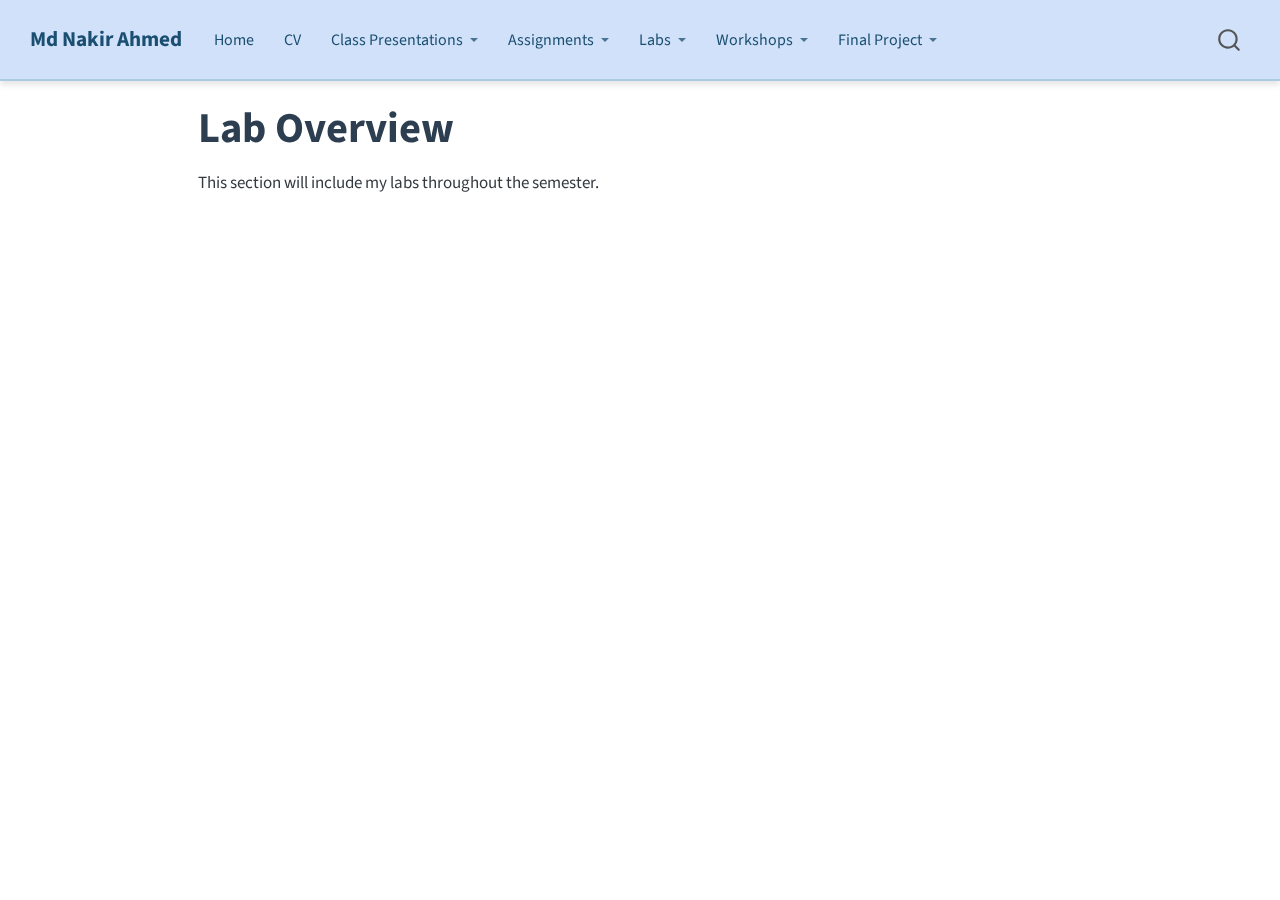
<file: labs.html>
<!DOCTYPE html>
<html xmlns="http://www.w3.org/1999/xhtml" lang="en" xml:lang="en"><head>

<meta charset="utf-8">
<meta name="generator" content="quarto-1.6.40">

<meta name="viewport" content="width=device-width, initial-scale=1.0, user-scalable=yes">


<title>Lab Overview – Md Nakir Ahmed</title>
<style>
code{white-space: pre-wrap;}
span.smallcaps{font-variant: small-caps;}
div.columns{display: flex; gap: min(4vw, 1.5em);}
div.column{flex: auto; overflow-x: auto;}
div.hanging-indent{margin-left: 1.5em; text-indent: -1.5em;}
ul.task-list{list-style: none;}
ul.task-list li input[type="checkbox"] {
  width: 0.8em;
  margin: 0 0.8em 0.2em -1em; /* quarto-specific, see https://github.com/quarto-dev/quarto-cli/issues/4556 */ 
  vertical-align: middle;
}
</style>


<script src="site_libs/quarto-nav/quarto-nav.js"></script>
<script src="site_libs/quarto-nav/headroom.min.js"></script>
<script src="site_libs/clipboard/clipboard.min.js"></script>
<script src="site_libs/quarto-search/autocomplete.umd.js"></script>
<script src="site_libs/quarto-search/fuse.min.js"></script>
<script src="site_libs/quarto-search/quarto-search.js"></script>
<meta name="quarto:offset" content="./">
<script src="site_libs/quarto-html/quarto.js"></script>
<script src="site_libs/quarto-html/popper.min.js"></script>
<script src="site_libs/quarto-html/tippy.umd.min.js"></script>
<script src="site_libs/quarto-html/anchor.min.js"></script>
<link href="site_libs/quarto-html/tippy.css" rel="stylesheet">
<link href="site_libs/quarto-html/quarto-syntax-highlighting-549806ee2085284f45b00abea8c6df48.css" rel="stylesheet" id="quarto-text-highlighting-styles">
<script src="site_libs/bootstrap/bootstrap.min.js"></script>
<link href="site_libs/bootstrap/bootstrap-icons.css" rel="stylesheet">
<link href="site_libs/bootstrap/bootstrap-ddd961a2510921635943dfbbd19534c4.min.css" rel="stylesheet" append-hash="true" id="quarto-bootstrap" data-mode="light">
<script id="quarto-search-options" type="application/json">{
  "location": "navbar",
  "copy-button": false,
  "collapse-after": 3,
  "panel-placement": "end",
  "type": "overlay",
  "limit": 50,
  "keyboard-shortcut": [
    "f",
    "/",
    "s"
  ],
  "show-item-context": false,
  "language": {
    "search-no-results-text": "No results",
    "search-matching-documents-text": "matching documents",
    "search-copy-link-title": "Copy link to search",
    "search-hide-matches-text": "Hide additional matches",
    "search-more-match-text": "more match in this document",
    "search-more-matches-text": "more matches in this document",
    "search-clear-button-title": "Clear",
    "search-text-placeholder": "",
    "search-detached-cancel-button-title": "Cancel",
    "search-submit-button-title": "Submit",
    "search-label": "Search"
  }
}</script>


<link rel="stylesheet" href="styles.css">
</head>

<body class="nav-fixed">

<div id="quarto-search-results"></div>
  <header id="quarto-header" class="headroom fixed-top">
    <nav class="navbar navbar-expand-lg " data-bs-theme="dark">
      <div class="navbar-container container-fluid">
      <div class="navbar-brand-container mx-auto">
    <a class="navbar-brand" href="./index.html">
    <span class="navbar-title">Md Nakir Ahmed</span>
    </a>
  </div>
            <div id="quarto-search" class="" title="Search"></div>
          <button class="navbar-toggler" type="button" data-bs-toggle="collapse" data-bs-target="#navbarCollapse" aria-controls="navbarCollapse" role="menu" aria-expanded="false" aria-label="Toggle navigation" onclick="if (window.quartoToggleHeadroom) { window.quartoToggleHeadroom(); }">
  <span class="navbar-toggler-icon"></span>
</button>
          <div class="collapse navbar-collapse" id="navbarCollapse">
            <ul class="navbar-nav navbar-nav-scroll me-auto">
  <li class="nav-item">
    <a class="nav-link" href="./index.html"> 
<span class="menu-text">Home</span></a>
  </li>  
  <li class="nav-item">
    <a class="nav-link" href="./cv.pdf"> 
<span class="menu-text">CV</span></a>
  </li>  
  <li class="nav-item dropdown ">
    <a class="nav-link dropdown-toggle" href="#" id="nav-menu-class-presentations" role="link" data-bs-toggle="dropdown" aria-expanded="false">
 <span class="menu-text">Class Presentations</span>
    </a>
    <ul class="dropdown-menu" aria-labelledby="nav-menu-class-presentations">    
        <li>
    <a class="dropdown-item" href="./class_presentations.html">
 <span class="dropdown-text">Overview</span></a>
  </li>  
    </ul>
  </li>
  <li class="nav-item dropdown ">
    <a class="nav-link dropdown-toggle" href="#" id="nav-menu-assignments" role="link" data-bs-toggle="dropdown" aria-expanded="false">
 <span class="menu-text">Assignments</span>
    </a>
    <ul class="dropdown-menu" aria-labelledby="nav-menu-assignments">    
        <li>
    <a class="dropdown-item" href="./assignments.html">
 <span class="dropdown-text">Overview</span></a>
  </li>  
    </ul>
  </li>
  <li class="nav-item dropdown ">
    <a class="nav-link dropdown-toggle" href="#" id="nav-menu-labs" role="link" data-bs-toggle="dropdown" aria-expanded="false">
 <span class="menu-text">Labs</span>
    </a>
    <ul class="dropdown-menu" aria-labelledby="nav-menu-labs">    
        <li>
    <a class="dropdown-item" href="./labs.html">
 <span class="dropdown-text">Overview</span></a>
  </li>  
        <li>
    <a class="dropdown-item" href="./Lab01.html">
 <span class="dropdown-text">Lab 01</span></a>
  </li>  
    </ul>
  </li>
  <li class="nav-item dropdown ">
    <a class="nav-link dropdown-toggle" href="#" id="nav-menu-workshops" role="link" data-bs-toggle="dropdown" aria-expanded="false">
 <span class="menu-text">Workshops</span>
    </a>
    <ul class="dropdown-menu" aria-labelledby="nav-menu-workshops">    
        <li>
    <a class="dropdown-item" href="./workshops.html">
 <span class="dropdown-text">Overview</span></a>
  </li>  
    </ul>
  </li>
  <li class="nav-item dropdown ">
    <a class="nav-link dropdown-toggle" href="#" id="nav-menu-final-project" role="link" data-bs-toggle="dropdown" aria-expanded="false">
 <span class="menu-text">Final Project</span>
    </a>
    <ul class="dropdown-menu" aria-labelledby="nav-menu-final-project">    
        <li>
    <a class="dropdown-item" href="./final_project.html">
 <span class="dropdown-text">Overview</span></a>
  </li>  
    </ul>
  </li>
</ul>
          </div> <!-- /navcollapse -->
            <div class="quarto-navbar-tools">
</div>
      </div> <!-- /container-fluid -->
    </nav>
</header>
<!-- content -->
<div id="quarto-content" class="quarto-container page-columns page-rows-contents page-layout-article page-navbar">
<!-- sidebar -->
<!-- margin-sidebar -->
    <div id="quarto-margin-sidebar" class="sidebar margin-sidebar zindex-bottom">
        
    </div>
<!-- main -->
<main class="content" id="quarto-document-content">

<header id="title-block-header" class="quarto-title-block default">
<div class="quarto-title">
<h1 class="title">Lab Overview</h1>
</div>



<div class="quarto-title-meta">

    
  
    
  </div>
  


</header>


<p>This section will include my labs throughout the semester.</p>



</main> <!-- /main -->
<script id="quarto-html-after-body" type="application/javascript">
window.document.addEventListener("DOMContentLoaded", function (event) {
  const toggleBodyColorMode = (bsSheetEl) => {
    const mode = bsSheetEl.getAttribute("data-mode");
    const bodyEl = window.document.querySelector("body");
    if (mode === "dark") {
      bodyEl.classList.add("quarto-dark");
      bodyEl.classList.remove("quarto-light");
    } else {
      bodyEl.classList.add("quarto-light");
      bodyEl.classList.remove("quarto-dark");
    }
  }
  const toggleBodyColorPrimary = () => {
    const bsSheetEl = window.document.querySelector("link#quarto-bootstrap");
    if (bsSheetEl) {
      toggleBodyColorMode(bsSheetEl);
    }
  }
  toggleBodyColorPrimary();  
  const icon = "";
  const anchorJS = new window.AnchorJS();
  anchorJS.options = {
    placement: 'right',
    icon: icon
  };
  anchorJS.add('.anchored');
  const isCodeAnnotation = (el) => {
    for (const clz of el.classList) {
      if (clz.startsWith('code-annotation-')) {                     
        return true;
      }
    }
    return false;
  }
  const onCopySuccess = function(e) {
    // button target
    const button = e.trigger;
    // don't keep focus
    button.blur();
    // flash "checked"
    button.classList.add('code-copy-button-checked');
    var currentTitle = button.getAttribute("title");
    button.setAttribute("title", "Copied!");
    let tooltip;
    if (window.bootstrap) {
      button.setAttribute("data-bs-toggle", "tooltip");
      button.setAttribute("data-bs-placement", "left");
      button.setAttribute("data-bs-title", "Copied!");
      tooltip = new bootstrap.Tooltip(button, 
        { trigger: "manual", 
          customClass: "code-copy-button-tooltip",
          offset: [0, -8]});
      tooltip.show();    
    }
    setTimeout(function() {
      if (tooltip) {
        tooltip.hide();
        button.removeAttribute("data-bs-title");
        button.removeAttribute("data-bs-toggle");
        button.removeAttribute("data-bs-placement");
      }
      button.setAttribute("title", currentTitle);
      button.classList.remove('code-copy-button-checked');
    }, 1000);
    // clear code selection
    e.clearSelection();
  }
  const getTextToCopy = function(trigger) {
      const codeEl = trigger.previousElementSibling.cloneNode(true);
      for (const childEl of codeEl.children) {
        if (isCodeAnnotation(childEl)) {
          childEl.remove();
        }
      }
      return codeEl.innerText;
  }
  const clipboard = new window.ClipboardJS('.code-copy-button:not([data-in-quarto-modal])', {
    text: getTextToCopy
  });
  clipboard.on('success', onCopySuccess);
  if (window.document.getElementById('quarto-embedded-source-code-modal')) {
    const clipboardModal = new window.ClipboardJS('.code-copy-button[data-in-quarto-modal]', {
      text: getTextToCopy,
      container: window.document.getElementById('quarto-embedded-source-code-modal')
    });
    clipboardModal.on('success', onCopySuccess);
  }
    var localhostRegex = new RegExp(/^(?:http|https):\/\/localhost\:?[0-9]*\//);
    var mailtoRegex = new RegExp(/^mailto:/);
      var filterRegex = new RegExp('/' + window.location.host + '/');
    var isInternal = (href) => {
        return filterRegex.test(href) || localhostRegex.test(href) || mailtoRegex.test(href);
    }
    // Inspect non-navigation links and adorn them if external
 	var links = window.document.querySelectorAll('a[href]:not(.nav-link):not(.navbar-brand):not(.toc-action):not(.sidebar-link):not(.sidebar-item-toggle):not(.pagination-link):not(.no-external):not([aria-hidden]):not(.dropdown-item):not(.quarto-navigation-tool):not(.about-link)');
    for (var i=0; i<links.length; i++) {
      const link = links[i];
      if (!isInternal(link.href)) {
        // undo the damage that might have been done by quarto-nav.js in the case of
        // links that we want to consider external
        if (link.dataset.originalHref !== undefined) {
          link.href = link.dataset.originalHref;
        }
      }
    }
  function tippyHover(el, contentFn, onTriggerFn, onUntriggerFn) {
    const config = {
      allowHTML: true,
      maxWidth: 500,
      delay: 100,
      arrow: false,
      appendTo: function(el) {
          return el.parentElement;
      },
      interactive: true,
      interactiveBorder: 10,
      theme: 'quarto',
      placement: 'bottom-start',
    };
    if (contentFn) {
      config.content = contentFn;
    }
    if (onTriggerFn) {
      config.onTrigger = onTriggerFn;
    }
    if (onUntriggerFn) {
      config.onUntrigger = onUntriggerFn;
    }
    window.tippy(el, config); 
  }
  const noterefs = window.document.querySelectorAll('a[role="doc-noteref"]');
  for (var i=0; i<noterefs.length; i++) {
    const ref = noterefs[i];
    tippyHover(ref, function() {
      // use id or data attribute instead here
      let href = ref.getAttribute('data-footnote-href') || ref.getAttribute('href');
      try { href = new URL(href).hash; } catch {}
      const id = href.replace(/^#\/?/, "");
      const note = window.document.getElementById(id);
      if (note) {
        return note.innerHTML;
      } else {
        return "";
      }
    });
  }
  const xrefs = window.document.querySelectorAll('a.quarto-xref');
  const processXRef = (id, note) => {
    // Strip column container classes
    const stripColumnClz = (el) => {
      el.classList.remove("page-full", "page-columns");
      if (el.children) {
        for (const child of el.children) {
          stripColumnClz(child);
        }
      }
    }
    stripColumnClz(note)
    if (id === null || id.startsWith('sec-')) {
      // Special case sections, only their first couple elements
      const container = document.createElement("div");
      if (note.children && note.children.length > 2) {
        container.appendChild(note.children[0].cloneNode(true));
        for (let i = 1; i < note.children.length; i++) {
          const child = note.children[i];
          if (child.tagName === "P" && child.innerText === "") {
            continue;
          } else {
            container.appendChild(child.cloneNode(true));
            break;
          }
        }
        if (window.Quarto?.typesetMath) {
          window.Quarto.typesetMath(container);
        }
        return container.innerHTML
      } else {
        if (window.Quarto?.typesetMath) {
          window.Quarto.typesetMath(note);
        }
        return note.innerHTML;
      }
    } else {
      // Remove any anchor links if they are present
      const anchorLink = note.querySelector('a.anchorjs-link');
      if (anchorLink) {
        anchorLink.remove();
      }
      if (window.Quarto?.typesetMath) {
        window.Quarto.typesetMath(note);
      }
      if (note.classList.contains("callout")) {
        return note.outerHTML;
      } else {
        return note.innerHTML;
      }
    }
  }
  for (var i=0; i<xrefs.length; i++) {
    const xref = xrefs[i];
    tippyHover(xref, undefined, function(instance) {
      instance.disable();
      let url = xref.getAttribute('href');
      let hash = undefined; 
      if (url.startsWith('#')) {
        hash = url;
      } else {
        try { hash = new URL(url).hash; } catch {}
      }
      if (hash) {
        const id = hash.replace(/^#\/?/, "");
        const note = window.document.getElementById(id);
        if (note !== null) {
          try {
            const html = processXRef(id, note.cloneNode(true));
            instance.setContent(html);
          } finally {
            instance.enable();
            instance.show();
          }
        } else {
          // See if we can fetch this
          fetch(url.split('#')[0])
          .then(res => res.text())
          .then(html => {
            const parser = new DOMParser();
            const htmlDoc = parser.parseFromString(html, "text/html");
            const note = htmlDoc.getElementById(id);
            if (note !== null) {
              const html = processXRef(id, note);
              instance.setContent(html);
            } 
          }).finally(() => {
            instance.enable();
            instance.show();
          });
        }
      } else {
        // See if we can fetch a full url (with no hash to target)
        // This is a special case and we should probably do some content thinning / targeting
        fetch(url)
        .then(res => res.text())
        .then(html => {
          const parser = new DOMParser();
          const htmlDoc = parser.parseFromString(html, "text/html");
          const note = htmlDoc.querySelector('main.content');
          if (note !== null) {
            // This should only happen for chapter cross references
            // (since there is no id in the URL)
            // remove the first header
            if (note.children.length > 0 && note.children[0].tagName === "HEADER") {
              note.children[0].remove();
            }
            const html = processXRef(null, note);
            instance.setContent(html);
          } 
        }).finally(() => {
          instance.enable();
          instance.show();
        });
      }
    }, function(instance) {
    });
  }
      let selectedAnnoteEl;
      const selectorForAnnotation = ( cell, annotation) => {
        let cellAttr = 'data-code-cell="' + cell + '"';
        let lineAttr = 'data-code-annotation="' +  annotation + '"';
        const selector = 'span[' + cellAttr + '][' + lineAttr + ']';
        return selector;
      }
      const selectCodeLines = (annoteEl) => {
        const doc = window.document;
        const targetCell = annoteEl.getAttribute("data-target-cell");
        const targetAnnotation = annoteEl.getAttribute("data-target-annotation");
        const annoteSpan = window.document.querySelector(selectorForAnnotation(targetCell, targetAnnotation));
        const lines = annoteSpan.getAttribute("data-code-lines").split(",");
        const lineIds = lines.map((line) => {
          return targetCell + "-" + line;
        })
        let top = null;
        let height = null;
        let parent = null;
        if (lineIds.length > 0) {
            //compute the position of the single el (top and bottom and make a div)
            const el = window.document.getElementById(lineIds[0]);
            top = el.offsetTop;
            height = el.offsetHeight;
            parent = el.parentElement.parentElement;
          if (lineIds.length > 1) {
            const lastEl = window.document.getElementById(lineIds[lineIds.length - 1]);
            const bottom = lastEl.offsetTop + lastEl.offsetHeight;
            height = bottom - top;
          }
          if (top !== null && height !== null && parent !== null) {
            // cook up a div (if necessary) and position it 
            let div = window.document.getElementById("code-annotation-line-highlight");
            if (div === null) {
              div = window.document.createElement("div");
              div.setAttribute("id", "code-annotation-line-highlight");
              div.style.position = 'absolute';
              parent.appendChild(div);
            }
            div.style.top = top - 2 + "px";
            div.style.height = height + 4 + "px";
            div.style.left = 0;
            let gutterDiv = window.document.getElementById("code-annotation-line-highlight-gutter");
            if (gutterDiv === null) {
              gutterDiv = window.document.createElement("div");
              gutterDiv.setAttribute("id", "code-annotation-line-highlight-gutter");
              gutterDiv.style.position = 'absolute';
              const codeCell = window.document.getElementById(targetCell);
              const gutter = codeCell.querySelector('.code-annotation-gutter');
              gutter.appendChild(gutterDiv);
            }
            gutterDiv.style.top = top - 2 + "px";
            gutterDiv.style.height = height + 4 + "px";
          }
          selectedAnnoteEl = annoteEl;
        }
      };
      const unselectCodeLines = () => {
        const elementsIds = ["code-annotation-line-highlight", "code-annotation-line-highlight-gutter"];
        elementsIds.forEach((elId) => {
          const div = window.document.getElementById(elId);
          if (div) {
            div.remove();
          }
        });
        selectedAnnoteEl = undefined;
      };
        // Handle positioning of the toggle
    window.addEventListener(
      "resize",
      throttle(() => {
        elRect = undefined;
        if (selectedAnnoteEl) {
          selectCodeLines(selectedAnnoteEl);
        }
      }, 10)
    );
    function throttle(fn, ms) {
    let throttle = false;
    let timer;
      return (...args) => {
        if(!throttle) { // first call gets through
            fn.apply(this, args);
            throttle = true;
        } else { // all the others get throttled
            if(timer) clearTimeout(timer); // cancel #2
            timer = setTimeout(() => {
              fn.apply(this, args);
              timer = throttle = false;
            }, ms);
        }
      };
    }
      // Attach click handler to the DT
      const annoteDls = window.document.querySelectorAll('dt[data-target-cell]');
      for (const annoteDlNode of annoteDls) {
        annoteDlNode.addEventListener('click', (event) => {
          const clickedEl = event.target;
          if (clickedEl !== selectedAnnoteEl) {
            unselectCodeLines();
            const activeEl = window.document.querySelector('dt[data-target-cell].code-annotation-active');
            if (activeEl) {
              activeEl.classList.remove('code-annotation-active');
            }
            selectCodeLines(clickedEl);
            clickedEl.classList.add('code-annotation-active');
          } else {
            // Unselect the line
            unselectCodeLines();
            clickedEl.classList.remove('code-annotation-active');
          }
        });
      }
  const findCites = (el) => {
    const parentEl = el.parentElement;
    if (parentEl) {
      const cites = parentEl.dataset.cites;
      if (cites) {
        return {
          el,
          cites: cites.split(' ')
        };
      } else {
        return findCites(el.parentElement)
      }
    } else {
      return undefined;
    }
  };
  var bibliorefs = window.document.querySelectorAll('a[role="doc-biblioref"]');
  for (var i=0; i<bibliorefs.length; i++) {
    const ref = bibliorefs[i];
    const citeInfo = findCites(ref);
    if (citeInfo) {
      tippyHover(citeInfo.el, function() {
        var popup = window.document.createElement('div');
        citeInfo.cites.forEach(function(cite) {
          var citeDiv = window.document.createElement('div');
          citeDiv.classList.add('hanging-indent');
          citeDiv.classList.add('csl-entry');
          var biblioDiv = window.document.getElementById('ref-' + cite);
          if (biblioDiv) {
            citeDiv.innerHTML = biblioDiv.innerHTML;
          }
          popup.appendChild(citeDiv);
        });
        return popup.innerHTML;
      });
    }
  }
});
</script>
</div> <!-- /content -->




</body></html>
</file>
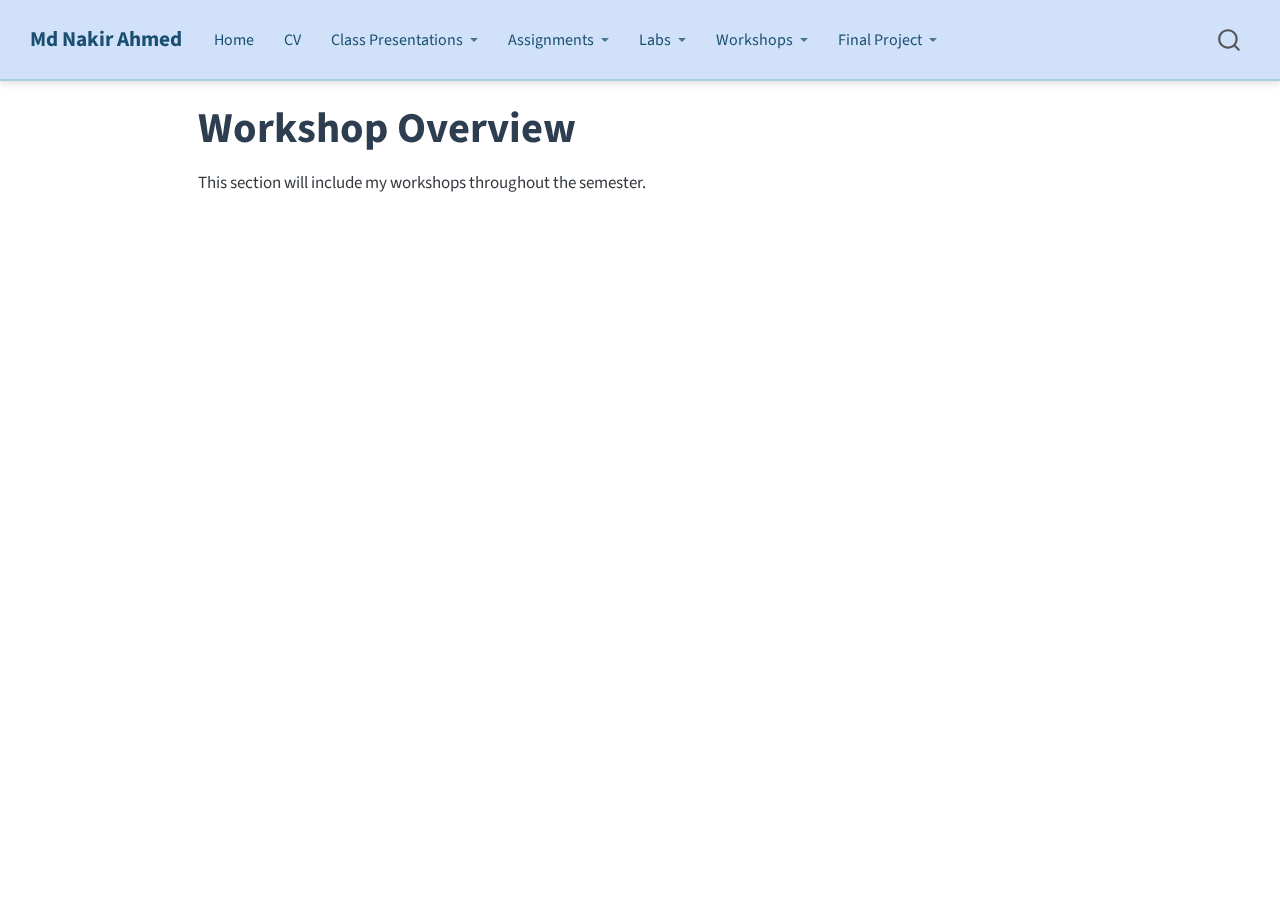
<file: workshops.html>
<!DOCTYPE html>
<html xmlns="http://www.w3.org/1999/xhtml" lang="en" xml:lang="en"><head>

<meta charset="utf-8">
<meta name="generator" content="quarto-1.6.40">

<meta name="viewport" content="width=device-width, initial-scale=1.0, user-scalable=yes">


<title>Workshop Overview – Md Nakir Ahmed</title>
<style>
code{white-space: pre-wrap;}
span.smallcaps{font-variant: small-caps;}
div.columns{display: flex; gap: min(4vw, 1.5em);}
div.column{flex: auto; overflow-x: auto;}
div.hanging-indent{margin-left: 1.5em; text-indent: -1.5em;}
ul.task-list{list-style: none;}
ul.task-list li input[type="checkbox"] {
  width: 0.8em;
  margin: 0 0.8em 0.2em -1em; /* quarto-specific, see https://github.com/quarto-dev/quarto-cli/issues/4556 */ 
  vertical-align: middle;
}
</style>


<script src="site_libs/quarto-nav/quarto-nav.js"></script>
<script src="site_libs/quarto-nav/headroom.min.js"></script>
<script src="site_libs/clipboard/clipboard.min.js"></script>
<script src="site_libs/quarto-search/autocomplete.umd.js"></script>
<script src="site_libs/quarto-search/fuse.min.js"></script>
<script src="site_libs/quarto-search/quarto-search.js"></script>
<meta name="quarto:offset" content="./">
<script src="site_libs/quarto-html/quarto.js"></script>
<script src="site_libs/quarto-html/popper.min.js"></script>
<script src="site_libs/quarto-html/tippy.umd.min.js"></script>
<script src="site_libs/quarto-html/anchor.min.js"></script>
<link href="site_libs/quarto-html/tippy.css" rel="stylesheet">
<link href="site_libs/quarto-html/quarto-syntax-highlighting-549806ee2085284f45b00abea8c6df48.css" rel="stylesheet" id="quarto-text-highlighting-styles">
<script src="site_libs/bootstrap/bootstrap.min.js"></script>
<link href="site_libs/bootstrap/bootstrap-icons.css" rel="stylesheet">
<link href="site_libs/bootstrap/bootstrap-ddd961a2510921635943dfbbd19534c4.min.css" rel="stylesheet" append-hash="true" id="quarto-bootstrap" data-mode="light">
<script id="quarto-search-options" type="application/json">{
  "location": "navbar",
  "copy-button": false,
  "collapse-after": 3,
  "panel-placement": "end",
  "type": "overlay",
  "limit": 50,
  "keyboard-shortcut": [
    "f",
    "/",
    "s"
  ],
  "show-item-context": false,
  "language": {
    "search-no-results-text": "No results",
    "search-matching-documents-text": "matching documents",
    "search-copy-link-title": "Copy link to search",
    "search-hide-matches-text": "Hide additional matches",
    "search-more-match-text": "more match in this document",
    "search-more-matches-text": "more matches in this document",
    "search-clear-button-title": "Clear",
    "search-text-placeholder": "",
    "search-detached-cancel-button-title": "Cancel",
    "search-submit-button-title": "Submit",
    "search-label": "Search"
  }
}</script>


<link rel="stylesheet" href="styles.css">
</head>

<body class="nav-fixed">

<div id="quarto-search-results"></div>
  <header id="quarto-header" class="headroom fixed-top">
    <nav class="navbar navbar-expand-lg " data-bs-theme="dark">
      <div class="navbar-container container-fluid">
      <div class="navbar-brand-container mx-auto">
    <a class="navbar-brand" href="./index.html">
    <span class="navbar-title">Md Nakir Ahmed</span>
    </a>
  </div>
            <div id="quarto-search" class="" title="Search"></div>
          <button class="navbar-toggler" type="button" data-bs-toggle="collapse" data-bs-target="#navbarCollapse" aria-controls="navbarCollapse" role="menu" aria-expanded="false" aria-label="Toggle navigation" onclick="if (window.quartoToggleHeadroom) { window.quartoToggleHeadroom(); }">
  <span class="navbar-toggler-icon"></span>
</button>
          <div class="collapse navbar-collapse" id="navbarCollapse">
            <ul class="navbar-nav navbar-nav-scroll me-auto">
  <li class="nav-item">
    <a class="nav-link" href="./index.html"> 
<span class="menu-text">Home</span></a>
  </li>  
  <li class="nav-item">
    <a class="nav-link" href="./cv.pdf"> 
<span class="menu-text">CV</span></a>
  </li>  
  <li class="nav-item dropdown ">
    <a class="nav-link dropdown-toggle" href="#" id="nav-menu-class-presentations" role="link" data-bs-toggle="dropdown" aria-expanded="false">
 <span class="menu-text">Class Presentations</span>
    </a>
    <ul class="dropdown-menu" aria-labelledby="nav-menu-class-presentations">    
        <li>
    <a class="dropdown-item" href="./class_presentations.html">
 <span class="dropdown-text">Overview</span></a>
  </li>  
    </ul>
  </li>
  <li class="nav-item dropdown ">
    <a class="nav-link dropdown-toggle" href="#" id="nav-menu-assignments" role="link" data-bs-toggle="dropdown" aria-expanded="false">
 <span class="menu-text">Assignments</span>
    </a>
    <ul class="dropdown-menu" aria-labelledby="nav-menu-assignments">    
        <li>
    <a class="dropdown-item" href="./assignments.html">
 <span class="dropdown-text">Overview</span></a>
  </li>  
    </ul>
  </li>
  <li class="nav-item dropdown ">
    <a class="nav-link dropdown-toggle" href="#" id="nav-menu-labs" role="link" data-bs-toggle="dropdown" aria-expanded="false">
 <span class="menu-text">Labs</span>
    </a>
    <ul class="dropdown-menu" aria-labelledby="nav-menu-labs">    
        <li>
    <a class="dropdown-item" href="./labs.html">
 <span class="dropdown-text">Overview</span></a>
  </li>  
        <li>
    <a class="dropdown-item" href="./Lab01.html">
 <span class="dropdown-text">Lab 01</span></a>
  </li>  
    </ul>
  </li>
  <li class="nav-item dropdown ">
    <a class="nav-link dropdown-toggle" href="#" id="nav-menu-workshops" role="link" data-bs-toggle="dropdown" aria-expanded="false">
 <span class="menu-text">Workshops</span>
    </a>
    <ul class="dropdown-menu" aria-labelledby="nav-menu-workshops">    
        <li>
    <a class="dropdown-item" href="./workshops.html">
 <span class="dropdown-text">Overview</span></a>
  </li>  
    </ul>
  </li>
  <li class="nav-item dropdown ">
    <a class="nav-link dropdown-toggle" href="#" id="nav-menu-final-project" role="link" data-bs-toggle="dropdown" aria-expanded="false">
 <span class="menu-text">Final Project</span>
    </a>
    <ul class="dropdown-menu" aria-labelledby="nav-menu-final-project">    
        <li>
    <a class="dropdown-item" href="./final_project.html">
 <span class="dropdown-text">Overview</span></a>
  </li>  
    </ul>
  </li>
</ul>
          </div> <!-- /navcollapse -->
            <div class="quarto-navbar-tools">
</div>
      </div> <!-- /container-fluid -->
    </nav>
</header>
<!-- content -->
<div id="quarto-content" class="quarto-container page-columns page-rows-contents page-layout-article page-navbar">
<!-- sidebar -->
<!-- margin-sidebar -->
    <div id="quarto-margin-sidebar" class="sidebar margin-sidebar zindex-bottom">
        
    </div>
<!-- main -->
<main class="content" id="quarto-document-content">

<header id="title-block-header" class="quarto-title-block default">
<div class="quarto-title">
<h1 class="title">Workshop Overview</h1>
</div>



<div class="quarto-title-meta">

    
  
    
  </div>
  


</header>


<p>This section will include my workshops throughout the semester.</p>



</main> <!-- /main -->
<script id="quarto-html-after-body" type="application/javascript">
window.document.addEventListener("DOMContentLoaded", function (event) {
  const toggleBodyColorMode = (bsSheetEl) => {
    const mode = bsSheetEl.getAttribute("data-mode");
    const bodyEl = window.document.querySelector("body");
    if (mode === "dark") {
      bodyEl.classList.add("quarto-dark");
      bodyEl.classList.remove("quarto-light");
    } else {
      bodyEl.classList.add("quarto-light");
      bodyEl.classList.remove("quarto-dark");
    }
  }
  const toggleBodyColorPrimary = () => {
    const bsSheetEl = window.document.querySelector("link#quarto-bootstrap");
    if (bsSheetEl) {
      toggleBodyColorMode(bsSheetEl);
    }
  }
  toggleBodyColorPrimary();  
  const icon = "";
  const anchorJS = new window.AnchorJS();
  anchorJS.options = {
    placement: 'right',
    icon: icon
  };
  anchorJS.add('.anchored');
  const isCodeAnnotation = (el) => {
    for (const clz of el.classList) {
      if (clz.startsWith('code-annotation-')) {                     
        return true;
      }
    }
    return false;
  }
  const onCopySuccess = function(e) {
    // button target
    const button = e.trigger;
    // don't keep focus
    button.blur();
    // flash "checked"
    button.classList.add('code-copy-button-checked');
    var currentTitle = button.getAttribute("title");
    button.setAttribute("title", "Copied!");
    let tooltip;
    if (window.bootstrap) {
      button.setAttribute("data-bs-toggle", "tooltip");
      button.setAttribute("data-bs-placement", "left");
      button.setAttribute("data-bs-title", "Copied!");
      tooltip = new bootstrap.Tooltip(button, 
        { trigger: "manual", 
          customClass: "code-copy-button-tooltip",
          offset: [0, -8]});
      tooltip.show();    
    }
    setTimeout(function() {
      if (tooltip) {
        tooltip.hide();
        button.removeAttribute("data-bs-title");
        button.removeAttribute("data-bs-toggle");
        button.removeAttribute("data-bs-placement");
      }
      button.setAttribute("title", currentTitle);
      button.classList.remove('code-copy-button-checked');
    }, 1000);
    // clear code selection
    e.clearSelection();
  }
  const getTextToCopy = function(trigger) {
      const codeEl = trigger.previousElementSibling.cloneNode(true);
      for (const childEl of codeEl.children) {
        if (isCodeAnnotation(childEl)) {
          childEl.remove();
        }
      }
      return codeEl.innerText;
  }
  const clipboard = new window.ClipboardJS('.code-copy-button:not([data-in-quarto-modal])', {
    text: getTextToCopy
  });
  clipboard.on('success', onCopySuccess);
  if (window.document.getElementById('quarto-embedded-source-code-modal')) {
    const clipboardModal = new window.ClipboardJS('.code-copy-button[data-in-quarto-modal]', {
      text: getTextToCopy,
      container: window.document.getElementById('quarto-embedded-source-code-modal')
    });
    clipboardModal.on('success', onCopySuccess);
  }
    var localhostRegex = new RegExp(/^(?:http|https):\/\/localhost\:?[0-9]*\//);
    var mailtoRegex = new RegExp(/^mailto:/);
      var filterRegex = new RegExp('/' + window.location.host + '/');
    var isInternal = (href) => {
        return filterRegex.test(href) || localhostRegex.test(href) || mailtoRegex.test(href);
    }
    // Inspect non-navigation links and adorn them if external
 	var links = window.document.querySelectorAll('a[href]:not(.nav-link):not(.navbar-brand):not(.toc-action):not(.sidebar-link):not(.sidebar-item-toggle):not(.pagination-link):not(.no-external):not([aria-hidden]):not(.dropdown-item):not(.quarto-navigation-tool):not(.about-link)');
    for (var i=0; i<links.length; i++) {
      const link = links[i];
      if (!isInternal(link.href)) {
        // undo the damage that might have been done by quarto-nav.js in the case of
        // links that we want to consider external
        if (link.dataset.originalHref !== undefined) {
          link.href = link.dataset.originalHref;
        }
      }
    }
  function tippyHover(el, contentFn, onTriggerFn, onUntriggerFn) {
    const config = {
      allowHTML: true,
      maxWidth: 500,
      delay: 100,
      arrow: false,
      appendTo: function(el) {
          return el.parentElement;
      },
      interactive: true,
      interactiveBorder: 10,
      theme: 'quarto',
      placement: 'bottom-start',
    };
    if (contentFn) {
      config.content = contentFn;
    }
    if (onTriggerFn) {
      config.onTrigger = onTriggerFn;
    }
    if (onUntriggerFn) {
      config.onUntrigger = onUntriggerFn;
    }
    window.tippy(el, config); 
  }
  const noterefs = window.document.querySelectorAll('a[role="doc-noteref"]');
  for (var i=0; i<noterefs.length; i++) {
    const ref = noterefs[i];
    tippyHover(ref, function() {
      // use id or data attribute instead here
      let href = ref.getAttribute('data-footnote-href') || ref.getAttribute('href');
      try { href = new URL(href).hash; } catch {}
      const id = href.replace(/^#\/?/, "");
      const note = window.document.getElementById(id);
      if (note) {
        return note.innerHTML;
      } else {
        return "";
      }
    });
  }
  const xrefs = window.document.querySelectorAll('a.quarto-xref');
  const processXRef = (id, note) => {
    // Strip column container classes
    const stripColumnClz = (el) => {
      el.classList.remove("page-full", "page-columns");
      if (el.children) {
        for (const child of el.children) {
          stripColumnClz(child);
        }
      }
    }
    stripColumnClz(note)
    if (id === null || id.startsWith('sec-')) {
      // Special case sections, only their first couple elements
      const container = document.createElement("div");
      if (note.children && note.children.length > 2) {
        container.appendChild(note.children[0].cloneNode(true));
        for (let i = 1; i < note.children.length; i++) {
          const child = note.children[i];
          if (child.tagName === "P" && child.innerText === "") {
            continue;
          } else {
            container.appendChild(child.cloneNode(true));
            break;
          }
        }
        if (window.Quarto?.typesetMath) {
          window.Quarto.typesetMath(container);
        }
        return container.innerHTML
      } else {
        if (window.Quarto?.typesetMath) {
          window.Quarto.typesetMath(note);
        }
        return note.innerHTML;
      }
    } else {
      // Remove any anchor links if they are present
      const anchorLink = note.querySelector('a.anchorjs-link');
      if (anchorLink) {
        anchorLink.remove();
      }
      if (window.Quarto?.typesetMath) {
        window.Quarto.typesetMath(note);
      }
      if (note.classList.contains("callout")) {
        return note.outerHTML;
      } else {
        return note.innerHTML;
      }
    }
  }
  for (var i=0; i<xrefs.length; i++) {
    const xref = xrefs[i];
    tippyHover(xref, undefined, function(instance) {
      instance.disable();
      let url = xref.getAttribute('href');
      let hash = undefined; 
      if (url.startsWith('#')) {
        hash = url;
      } else {
        try { hash = new URL(url).hash; } catch {}
      }
      if (hash) {
        const id = hash.replace(/^#\/?/, "");
        const note = window.document.getElementById(id);
        if (note !== null) {
          try {
            const html = processXRef(id, note.cloneNode(true));
            instance.setContent(html);
          } finally {
            instance.enable();
            instance.show();
          }
        } else {
          // See if we can fetch this
          fetch(url.split('#')[0])
          .then(res => res.text())
          .then(html => {
            const parser = new DOMParser();
            const htmlDoc = parser.parseFromString(html, "text/html");
            const note = htmlDoc.getElementById(id);
            if (note !== null) {
              const html = processXRef(id, note);
              instance.setContent(html);
            } 
          }).finally(() => {
            instance.enable();
            instance.show();
          });
        }
      } else {
        // See if we can fetch a full url (with no hash to target)
        // This is a special case and we should probably do some content thinning / targeting
        fetch(url)
        .then(res => res.text())
        .then(html => {
          const parser = new DOMParser();
          const htmlDoc = parser.parseFromString(html, "text/html");
          const note = htmlDoc.querySelector('main.content');
          if (note !== null) {
            // This should only happen for chapter cross references
            // (since there is no id in the URL)
            // remove the first header
            if (note.children.length > 0 && note.children[0].tagName === "HEADER") {
              note.children[0].remove();
            }
            const html = processXRef(null, note);
            instance.setContent(html);
          } 
        }).finally(() => {
          instance.enable();
          instance.show();
        });
      }
    }, function(instance) {
    });
  }
      let selectedAnnoteEl;
      const selectorForAnnotation = ( cell, annotation) => {
        let cellAttr = 'data-code-cell="' + cell + '"';
        let lineAttr = 'data-code-annotation="' +  annotation + '"';
        const selector = 'span[' + cellAttr + '][' + lineAttr + ']';
        return selector;
      }
      const selectCodeLines = (annoteEl) => {
        const doc = window.document;
        const targetCell = annoteEl.getAttribute("data-target-cell");
        const targetAnnotation = annoteEl.getAttribute("data-target-annotation");
        const annoteSpan = window.document.querySelector(selectorForAnnotation(targetCell, targetAnnotation));
        const lines = annoteSpan.getAttribute("data-code-lines").split(",");
        const lineIds = lines.map((line) => {
          return targetCell + "-" + line;
        })
        let top = null;
        let height = null;
        let parent = null;
        if (lineIds.length > 0) {
            //compute the position of the single el (top and bottom and make a div)
            const el = window.document.getElementById(lineIds[0]);
            top = el.offsetTop;
            height = el.offsetHeight;
            parent = el.parentElement.parentElement;
          if (lineIds.length > 1) {
            const lastEl = window.document.getElementById(lineIds[lineIds.length - 1]);
            const bottom = lastEl.offsetTop + lastEl.offsetHeight;
            height = bottom - top;
          }
          if (top !== null && height !== null && parent !== null) {
            // cook up a div (if necessary) and position it 
            let div = window.document.getElementById("code-annotation-line-highlight");
            if (div === null) {
              div = window.document.createElement("div");
              div.setAttribute("id", "code-annotation-line-highlight");
              div.style.position = 'absolute';
              parent.appendChild(div);
            }
            div.style.top = top - 2 + "px";
            div.style.height = height + 4 + "px";
            div.style.left = 0;
            let gutterDiv = window.document.getElementById("code-annotation-line-highlight-gutter");
            if (gutterDiv === null) {
              gutterDiv = window.document.createElement("div");
              gutterDiv.setAttribute("id", "code-annotation-line-highlight-gutter");
              gutterDiv.style.position = 'absolute';
              const codeCell = window.document.getElementById(targetCell);
              const gutter = codeCell.querySelector('.code-annotation-gutter');
              gutter.appendChild(gutterDiv);
            }
            gutterDiv.style.top = top - 2 + "px";
            gutterDiv.style.height = height + 4 + "px";
          }
          selectedAnnoteEl = annoteEl;
        }
      };
      const unselectCodeLines = () => {
        const elementsIds = ["code-annotation-line-highlight", "code-annotation-line-highlight-gutter"];
        elementsIds.forEach((elId) => {
          const div = window.document.getElementById(elId);
          if (div) {
            div.remove();
          }
        });
        selectedAnnoteEl = undefined;
      };
        // Handle positioning of the toggle
    window.addEventListener(
      "resize",
      throttle(() => {
        elRect = undefined;
        if (selectedAnnoteEl) {
          selectCodeLines(selectedAnnoteEl);
        }
      }, 10)
    );
    function throttle(fn, ms) {
    let throttle = false;
    let timer;
      return (...args) => {
        if(!throttle) { // first call gets through
            fn.apply(this, args);
            throttle = true;
        } else { // all the others get throttled
            if(timer) clearTimeout(timer); // cancel #2
            timer = setTimeout(() => {
              fn.apply(this, args);
              timer = throttle = false;
            }, ms);
        }
      };
    }
      // Attach click handler to the DT
      const annoteDls = window.document.querySelectorAll('dt[data-target-cell]');
      for (const annoteDlNode of annoteDls) {
        annoteDlNode.addEventListener('click', (event) => {
          const clickedEl = event.target;
          if (clickedEl !== selectedAnnoteEl) {
            unselectCodeLines();
            const activeEl = window.document.querySelector('dt[data-target-cell].code-annotation-active');
            if (activeEl) {
              activeEl.classList.remove('code-annotation-active');
            }
            selectCodeLines(clickedEl);
            clickedEl.classList.add('code-annotation-active');
          } else {
            // Unselect the line
            unselectCodeLines();
            clickedEl.classList.remove('code-annotation-active');
          }
        });
      }
  const findCites = (el) => {
    const parentEl = el.parentElement;
    if (parentEl) {
      const cites = parentEl.dataset.cites;
      if (cites) {
        return {
          el,
          cites: cites.split(' ')
        };
      } else {
        return findCites(el.parentElement)
      }
    } else {
      return undefined;
    }
  };
  var bibliorefs = window.document.querySelectorAll('a[role="doc-biblioref"]');
  for (var i=0; i<bibliorefs.length; i++) {
    const ref = bibliorefs[i];
    const citeInfo = findCites(ref);
    if (citeInfo) {
      tippyHover(citeInfo.el, function() {
        var popup = window.document.createElement('div');
        citeInfo.cites.forEach(function(cite) {
          var citeDiv = window.document.createElement('div');
          citeDiv.classList.add('hanging-indent');
          citeDiv.classList.add('csl-entry');
          var biblioDiv = window.document.getElementById('ref-' + cite);
          if (biblioDiv) {
            citeDiv.innerHTML = biblioDiv.innerHTML;
          }
          popup.appendChild(citeDiv);
        });
        return popup.innerHTML;
      });
    }
  }
});
</script>
</div> <!-- /content -->




</body></html>
</file>
<file: site_libs/quarto-html/tippy.css>
.tippy-box[data-animation=fade][data-state=hidden]{opacity:0}[data-tippy-root]{max-width:calc(100vw - 10px)}.tippy-box{position:relative;background-color:#333;color:#fff;border-radius:4px;font-size:14px;line-height:1.4;white-space:normal;outline:0;transition-property:transform,visibility,opacity}.tippy-box[data-placement^=top]>.tippy-arrow{bottom:0}.tippy-box[data-placement^=top]>.tippy-arrow:before{bottom:-7px;left:0;border-width:8px 8px 0;border-top-color:initial;transform-origin:center top}.tippy-box[data-placement^=bottom]>.tippy-arrow{top:0}.tippy-box[data-placement^=bottom]>.tippy-arrow:before{top:-7px;left:0;border-width:0 8px 8px;border-bottom-color:initial;transform-origin:center bottom}.tippy-box[data-placement^=left]>.tippy-arrow{right:0}.tippy-box[data-placement^=left]>.tippy-arrow:before{border-width:8px 0 8px 8px;border-left-color:initial;right:-7px;transform-origin:center left}.tippy-box[data-placement^=right]>.tippy-arrow{left:0}.tippy-box[data-placement^=right]>.tippy-arrow:before{left:-7px;border-width:8px 8px 8px 0;border-right-color:initial;transform-origin:center right}.tippy-box[data-inertia][data-state=visible]{transition-timing-function:cubic-bezier(.54,1.5,.38,1.11)}.tippy-arrow{width:16px;height:16px;color:#333}.tippy-arrow:before{content:"";position:absolute;border-color:transparent;border-style:solid}.tippy-content{position:relative;padding:5px 9px;z-index:1}
</file>
<file: site_libs/quarto-html/quarto-syntax-highlighting-549806ee2085284f45b00abea8c6df48.css>
/* quarto syntax highlight colors */
:root {
  --quarto-hl-ot-color: #003B4F;
  --quarto-hl-at-color: #657422;
  --quarto-hl-ss-color: #20794D;
  --quarto-hl-an-color: #5E5E5E;
  --quarto-hl-fu-color: #4758AB;
  --quarto-hl-st-color: #20794D;
  --quarto-hl-cf-color: #003B4F;
  --quarto-hl-op-color: #5E5E5E;
  --quarto-hl-er-color: #AD0000;
  --quarto-hl-bn-color: #AD0000;
  --quarto-hl-al-color: #AD0000;
  --quarto-hl-va-color: #111111;
  --quarto-hl-bu-color: inherit;
  --quarto-hl-ex-color: inherit;
  --quarto-hl-pp-color: #AD0000;
  --quarto-hl-in-color: #5E5E5E;
  --quarto-hl-vs-color: #20794D;
  --quarto-hl-wa-color: #5E5E5E;
  --quarto-hl-do-color: #5E5E5E;
  --quarto-hl-im-color: #00769E;
  --quarto-hl-ch-color: #20794D;
  --quarto-hl-dt-color: #AD0000;
  --quarto-hl-fl-color: #AD0000;
  --quarto-hl-co-color: #5E5E5E;
  --quarto-hl-cv-color: #5E5E5E;
  --quarto-hl-cn-color: #8f5902;
  --quarto-hl-sc-color: #5E5E5E;
  --quarto-hl-dv-color: #AD0000;
  --quarto-hl-kw-color: #003B4F;
}

/* other quarto variables */
:root {
  --quarto-font-monospace: SFMono-Regular, Menlo, Monaco, Consolas, "Liberation Mono", "Courier New", monospace;
}

pre > code.sourceCode > span {
  color: #003B4F;
}

code span {
  color: #003B4F;
}

code.sourceCode > span {
  color: #003B4F;
}

div.sourceCode,
div.sourceCode pre.sourceCode {
  color: #003B4F;
}

code span.ot {
  color: #003B4F;
  font-style: inherit;
}

code span.at {
  color: #657422;
  font-style: inherit;
}

code span.ss {
  color: #20794D;
  font-style: inherit;
}

code span.an {
  color: #5E5E5E;
  font-style: inherit;
}

code span.fu {
  color: #4758AB;
  font-style: inherit;
}

code span.st {
  color: #20794D;
  font-style: inherit;
}

code span.cf {
  color: #003B4F;
  font-weight: bold;
  font-style: inherit;
}

code span.op {
  color: #5E5E5E;
  font-style: inherit;
}

code span.er {
  color: #AD0000;
  font-style: inherit;
}

code span.bn {
  color: #AD0000;
  font-style: inherit;
}

code span.al {
  color: #AD0000;
  font-style: inherit;
}

code span.va {
  color: #111111;
  font-style: inherit;
}

code span.bu {
  font-style: inherit;
}

code span.ex {
  font-style: inherit;
}

code span.pp {
  color: #AD0000;
  font-style: inherit;
}

code span.in {
  color: #5E5E5E;
  font-style: inherit;
}

code span.vs {
  color: #20794D;
  font-style: inherit;
}

code span.wa {
  color: #5E5E5E;
  font-style: italic;
}

code span.do {
  color: #5E5E5E;
  font-style: italic;
}

code span.im {
  color: #00769E;
  font-style: inherit;
}

code span.ch {
  color: #20794D;
  font-style: inherit;
}

code span.dt {
  color: #AD0000;
  font-style: inherit;
}

code span.fl {
  color: #AD0000;
  font-style: inherit;
}

code span.co {
  color: #5E5E5E;
  font-style: inherit;
}

code span.cv {
  color: #5E5E5E;
  font-style: italic;
}

code span.cn {
  color: #8f5902;
  font-style: inherit;
}

code span.sc {
  color: #5E5E5E;
  font-style: inherit;
}

code span.dv {
  color: #AD0000;
  font-style: inherit;
}

code span.kw {
  color: #003B4F;
  font-weight: bold;
  font-style: inherit;
}

.prevent-inlining {
  content: "</";
}

/*# sourceMappingURL=ae99138f4fbc2fb4c9f5e5cd69c22459.css.map */
</file>
<file: styles.css>
<<<<<<< HEAD
/* === General Page Styling === */
body {
    background-color: #f9f9f9;  /* Light gray background */
    font-family: Arial, sans-serif;
    padding-top: 80px; /* Pushes content down to prevent navbar overlap */
}

/* === Navbar Styling === */
.navbar {
    background-color: #d0e1f9 !important;  /* Light blue navbar */
    border-bottom: 2px solid #a9cce3; /* Subtle border for contrast */
    position: fixed;
    top: 0;
    width: 100%;
    z-index: 1000;  
    padding: 15px 20px;
    height: auto;
    box-shadow: 0px 4px 6px rgba(0, 0, 0, 0.1); /* Soft shadow effect */
}

/* Navbar brand title */
.navbar-brand {
    color: #1b4f72 !important; /* Dark blue */
    font-weight: bold;
}

/* Navbar links */
.navbar .navbar-nav .nav-link {
    color: #1b4f72 !important; /* Dark blue text */
    padding: 12px 15px;
    font-size: 16px;
}

/* Navbar hover effect */
.navbar .navbar-nav .nav-link:hover {
    color: #e67e22 !important; /* Orange hover effect */
}

/* Navbar dropdown menu */
.navbar .dropdown-menu {
    background-color: #ffffff !important;  /* Light dropdown background */
    border: 1px solid #dcdcdc;
    border-radius: 5px;
}

/* Dropdown items */
.navbar .dropdown-item {
    color: #1b4f72 !important;
}

/* Dropdown hover effect */
.navbar .dropdown-item:hover {
    background-color: #e67e22 !important;
    color: #ffffff !important;
}

/* === Page Titles and Headings === */
h1 {
    color: #2c3e50;  /* Dark blue-gray */
    font-weight: bold;
    font-size: 2.5rem;
    margin-top: 50px;  /* Adjusts for navbar */
}

/* Section Titles */
h2 {
    color: #1b4f72;  /* Dark blue */
    border-bottom: 2px solid #1b4f72;
    padding-bottom: 5px;
}

/* === Code Blocks Styling === */
pre {
    background-color: #ecf0f1;  /* Light gray */
    border-left: 5px solid #2980b9; /* Blue left border */
    padding: 10px;
    border-radius: 5px;
}

/* === Sidebar Table of Contents (TOC) === */
#TOC {
    background-color: #ffffff;  /* Light sidebar */
    padding: 15px;
    border-radius: 8px;
    border: 1px solid #dcdcdc;
}
#TOC a {
    color: #2c3e50 !important;
}
#TOC a:hover {
    color: #e67e22 !important;
}

/* === Links Styling === */
a {
    color: #2980b9 !important; /* Blue links */
}
a:hover {
    color: #e67e22 !important; /* Orange hover */
}

/* === Buttons Styling === */
.btn-primary {
    background-color: #2980b9;
    border-color: #2980b9;
}
.btn-primary:hover {
    background-color: #e67e22;
    border-color: #e67e22;
}

/* === Footer Styling === */
footer {
    background-color: #d0e1f9; /* Light blue footer */
    color: #1b4f72;
    text-align: center;
    padding: 10px;
    border-top: 1px solid #a9cce3;
    margin-top: 30px;
}

/* === Add Spacing to Main Content === */
main {
    margin-top: 90px;
    padding: 30px;
}
=======
/* === General Page Styling === */
body {
    background-color: #f9f9f9;  /* Light gray background */
    font-family: Arial, sans-serif;
    padding-top: 80px; /* Pushes content down to prevent navbar overlap */
}

/* === Navbar Styling === */
.navbar {
    background-color: #d0e1f9 !important;  /* Light blue navbar */
    border-bottom: 2px solid #a9cce3; /* Subtle border for contrast */
    position: fixed;
    top: 0;
    width: 100%;
    z-index: 1000;  
    padding: 15px 20px;
    height: auto;
    box-shadow: 0px 4px 6px rgba(0, 0, 0, 0.1); /* Soft shadow effect */
}

/* Navbar brand title */
.navbar-brand {
    color: #1b4f72 !important; /* Dark blue */
    font-weight: bold;
}

/* Navbar links */
.navbar .navbar-nav .nav-link {
    color: #1b4f72 !important; /* Dark blue text */
    padding: 12px 15px;
    font-size: 16px;
}

/* Navbar hover effect */
.navbar .navbar-nav .nav-link:hover {
    color: #e67e22 !important; /* Orange hover effect */
}

/* Navbar dropdown menu */
.navbar .dropdown-menu {
    background-color: #ffffff !important;  /* Light dropdown background */
    border: 1px solid #dcdcdc;
    border-radius: 5px;
}

/* Dropdown items */
.navbar .dropdown-item {
    color: #1b4f72 !important;
}

/* Dropdown hover effect */
.navbar .dropdown-item:hover {
    background-color: #e67e22 !important;
    color: #ffffff !important;
}

/* === Page Titles and Headings === */
h1 {
    color: #2c3e50;  /* Dark blue-gray */
    font-weight: bold;
    font-size: 2.5rem;
    margin-top: 50px;  /* Adjusts for navbar */
}

/* Section Titles */
h2 {
    color: #1b4f72;  /* Dark blue */
    border-bottom: 2px solid #1b4f72;
    padding-bottom: 5px;
}

/* === Code Blocks Styling === */
pre {
    background-color: #ecf0f1;  /* Light gray */
    border-left: 5px solid #2980b9; /* Blue left border */
    padding: 10px;
    border-radius: 5px;
}

/* === Sidebar Table of Contents (TOC) === */
#TOC {
    background-color: #ffffff;  /* Light sidebar */
    padding: 15px;
    border-radius: 8px;
    border: 1px solid #dcdcdc;
}
#TOC a {
    color: #2c3e50 !important;
}
#TOC a:hover {
    color: #e67e22 !important;
}

/* === Links Styling === */
a {
    color: #2980b9 !important; /* Blue links */
}
a:hover {
    color: #e67e22 !important; /* Orange hover */
}

/* === Buttons Styling === */
.btn-primary {
    background-color: #2980b9;
    border-color: #2980b9;
}
.btn-primary:hover {
    background-color: #e67e22;
    border-color: #e67e22;
}

/* === Footer Styling === */
footer {
    background-color: #d0e1f9; /* Light blue footer */
    color: #1b4f72;
    text-align: center;
    padding: 10px;
    border-top: 1px solid #a9cce3;
    margin-top: 30px;
}

/* === Add Spacing to Main Content === */
main {
    margin-top: 90px;
    padding: 30px;
}
>>>>>>> 989fe1f (Initial commit)
</file>
<file: site_libs/quarto-html/quarto-syntax-highlighting-0815c480559380816a4d1ea211a47e91.css>
/* quarto syntax highlight colors */
:root {
  --quarto-hl-ot-color: #003B4F;
  --quarto-hl-at-color: #657422;
  --quarto-hl-ss-color: #20794D;
  --quarto-hl-an-color: #5E5E5E;
  --quarto-hl-fu-color: #4758AB;
  --quarto-hl-st-color: #20794D;
  --quarto-hl-cf-color: #003B4F;
  --quarto-hl-op-color: #5E5E5E;
  --quarto-hl-er-color: #AD0000;
  --quarto-hl-bn-color: #AD0000;
  --quarto-hl-al-color: #AD0000;
  --quarto-hl-va-color: #111111;
  --quarto-hl-bu-color: inherit;
  --quarto-hl-ex-color: inherit;
  --quarto-hl-pp-color: #AD0000;
  --quarto-hl-in-color: #5E5E5E;
  --quarto-hl-vs-color: #20794D;
  --quarto-hl-wa-color: #5E5E5E;
  --quarto-hl-do-color: #5E5E5E;
  --quarto-hl-im-color: #00769E;
  --quarto-hl-ch-color: #20794D;
  --quarto-hl-dt-color: #AD0000;
  --quarto-hl-fl-color: #AD0000;
  --quarto-hl-co-color: #5E5E5E;
  --quarto-hl-cv-color: #5E5E5E;
  --quarto-hl-cn-color: #8f5902;
  --quarto-hl-sc-color: #5E5E5E;
  --quarto-hl-dv-color: #AD0000;
  --quarto-hl-kw-color: #003B4F;
}

/* other quarto variables */
:root {
  --quarto-font-monospace: SFMono-Regular, Menlo, Monaco, Consolas, "Liberation Mono", "Courier New", monospace;
}

/* syntax highlight based on Pandoc's rules */
pre > code.sourceCode > span {
  color: #003B4F;
}

code.sourceCode > span {
  color: #003B4F;
}

div.sourceCode,
div.sourceCode pre.sourceCode {
  color: #003B4F;
}

/* Normal */
code span {
  color: #003B4F;
}

/* Alert */
code span.al {
  color: #AD0000;
  font-style: inherit;
}

/* Annotation */
code span.an {
  color: #5E5E5E;
  font-style: inherit;
}

/* Attribute */
code span.at {
  color: #657422;
  font-style: inherit;
}

/* BaseN */
code span.bn {
  color: #AD0000;
  font-style: inherit;
}

/* BuiltIn */
code span.bu {
  font-style: inherit;
}

/* ControlFlow */
code span.cf {
  color: #003B4F;
  font-weight: bold;
  font-style: inherit;
}

/* Char */
code span.ch {
  color: #20794D;
  font-style: inherit;
}

/* Constant */
code span.cn {
  color: #8f5902;
  font-style: inherit;
}

/* Comment */
code span.co {
  color: #5E5E5E;
  font-style: inherit;
}

/* CommentVar */
code span.cv {
  color: #5E5E5E;
  font-style: italic;
}

/* Documentation */
code span.do {
  color: #5E5E5E;
  font-style: italic;
}

/* DataType */
code span.dt {
  color: #AD0000;
  font-style: inherit;
}

/* DecVal */
code span.dv {
  color: #AD0000;
  font-style: inherit;
}

/* Error */
code span.er {
  color: #AD0000;
  font-style: inherit;
}

/* Extension */
code span.ex {
  font-style: inherit;
}

/* Float */
code span.fl {
  color: #AD0000;
  font-style: inherit;
}

/* Function */
code span.fu {
  color: #4758AB;
  font-style: inherit;
}

/* Import */
code span.im {
  color: #00769E;
  font-style: inherit;
}

/* Information */
code span.in {
  color: #5E5E5E;
  font-style: inherit;
}

/* Keyword */
code span.kw {
  color: #003B4F;
  font-weight: bold;
  font-style: inherit;
}

/* Operator */
code span.op {
  color: #5E5E5E;
  font-style: inherit;
}

/* Other */
code span.ot {
  color: #003B4F;
  font-style: inherit;
}

/* Preprocessor */
code span.pp {
  color: #AD0000;
  font-style: inherit;
}

/* SpecialChar */
code span.sc {
  color: #5E5E5E;
  font-style: inherit;
}

/* SpecialString */
code span.ss {
  color: #20794D;
  font-style: inherit;
}

/* String */
code span.st {
  color: #20794D;
  font-style: inherit;
}

/* Variable */
code span.va {
  color: #111111;
  font-style: inherit;
}

/* VerbatimString */
code span.vs {
  color: #20794D;
  font-style: inherit;
}

/* Warning */
code span.wa {
  color: #5E5E5E;
  font-style: italic;
}

.prevent-inlining {
  content: "</";
}

/*# sourceMappingURL=d398365ccb532ba00fe56d6aa1025863.css.map */
</file>
